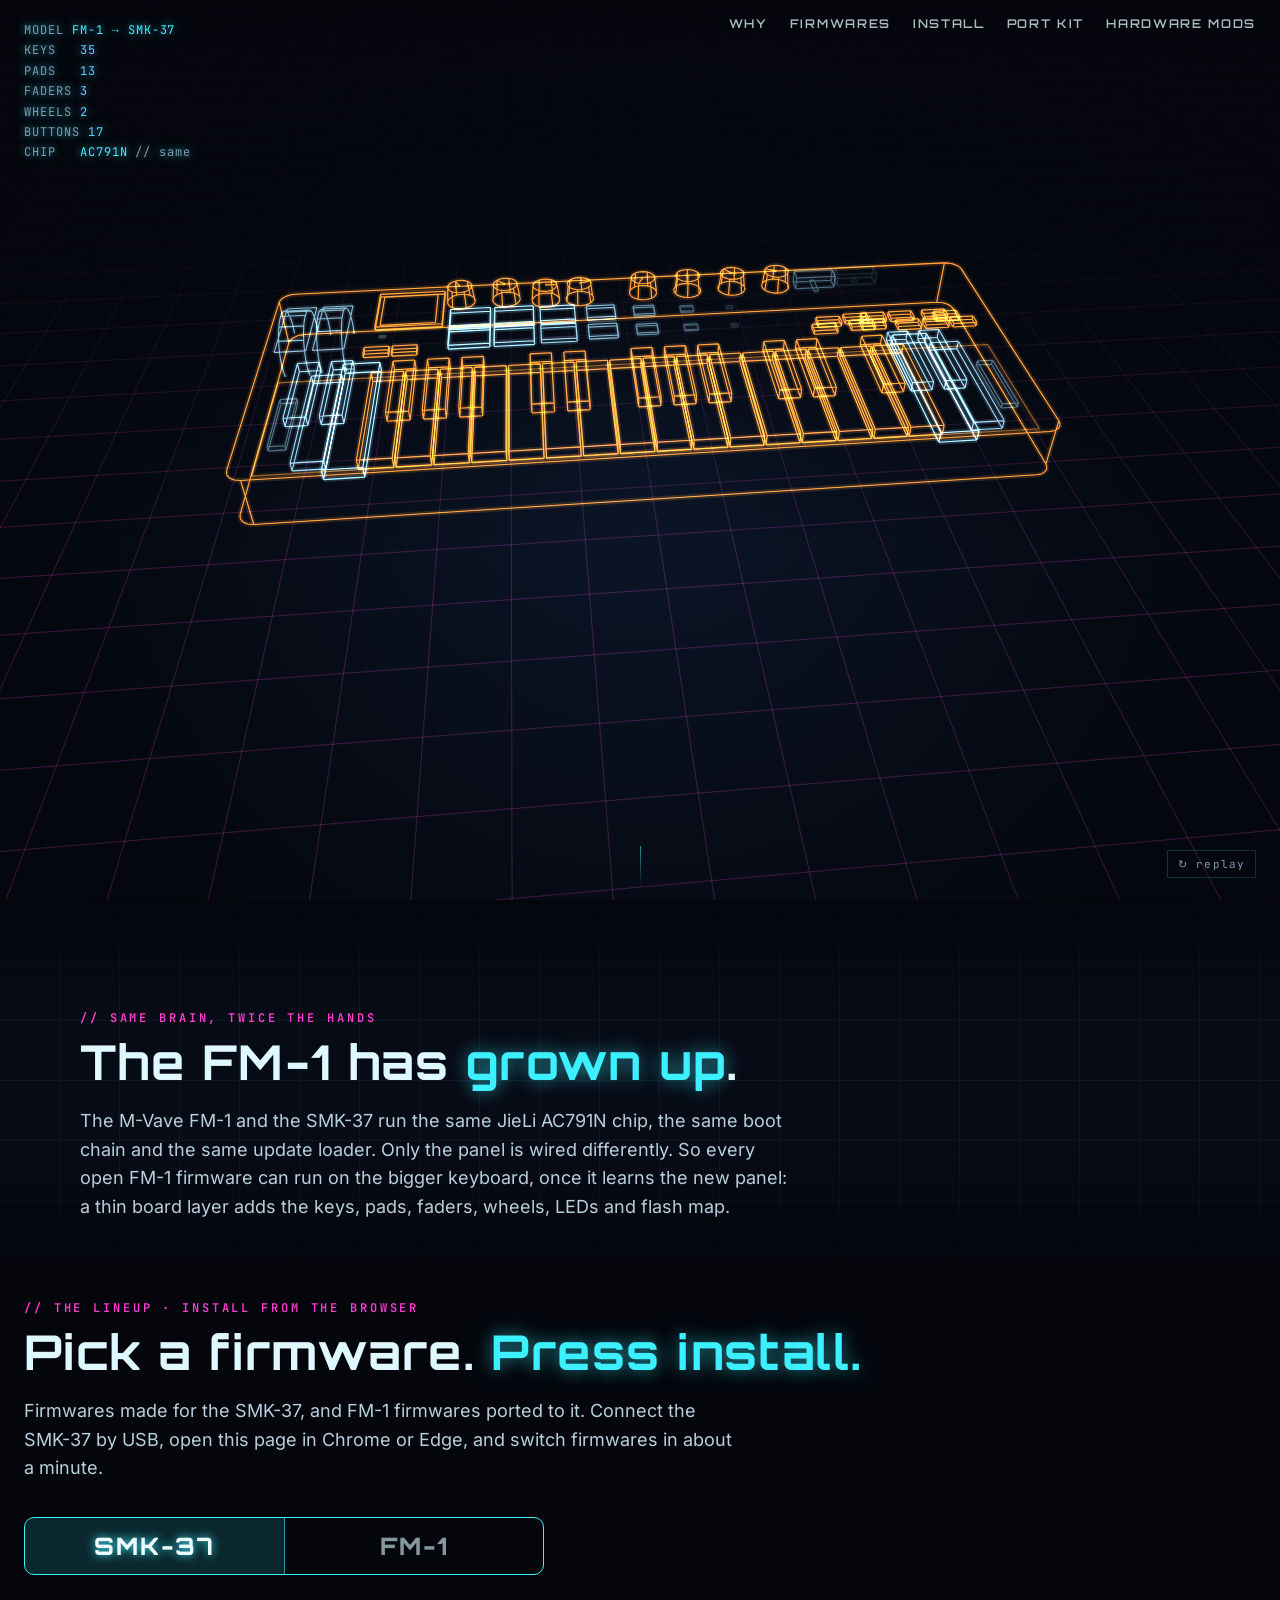
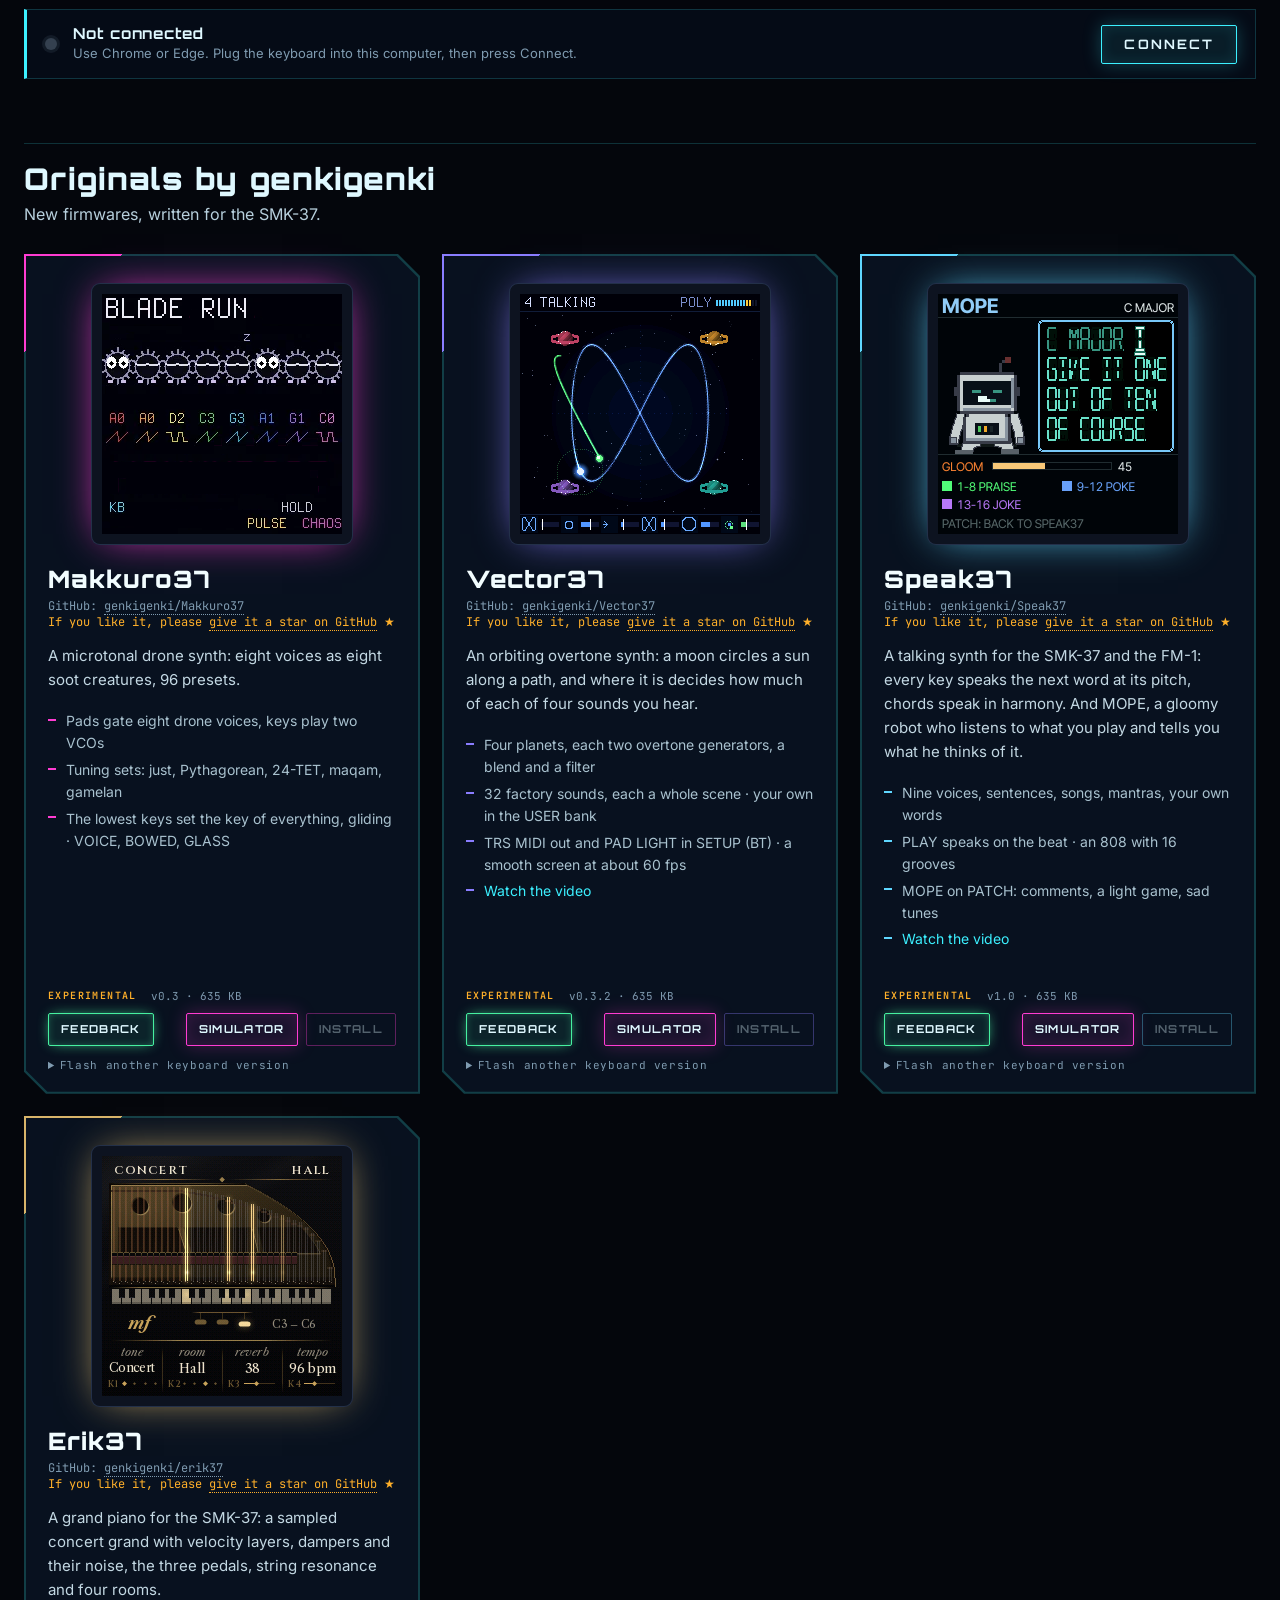
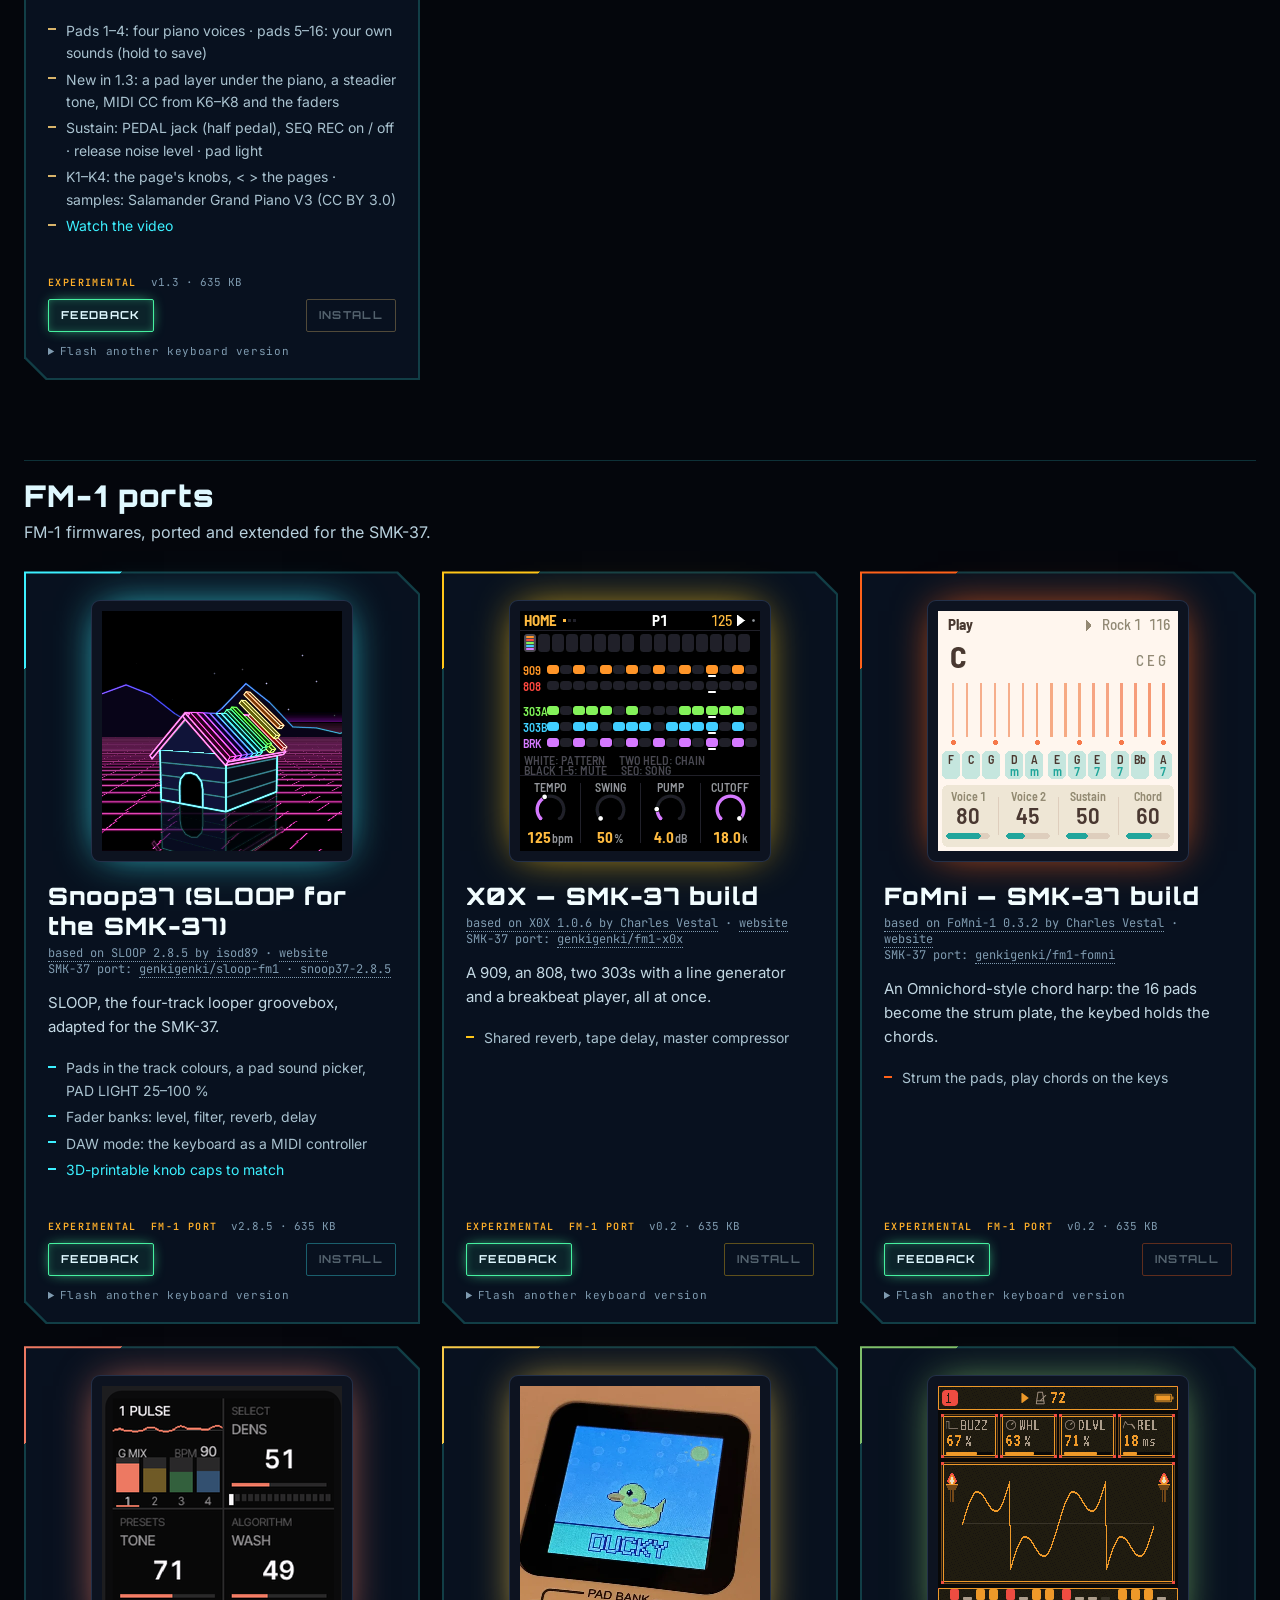
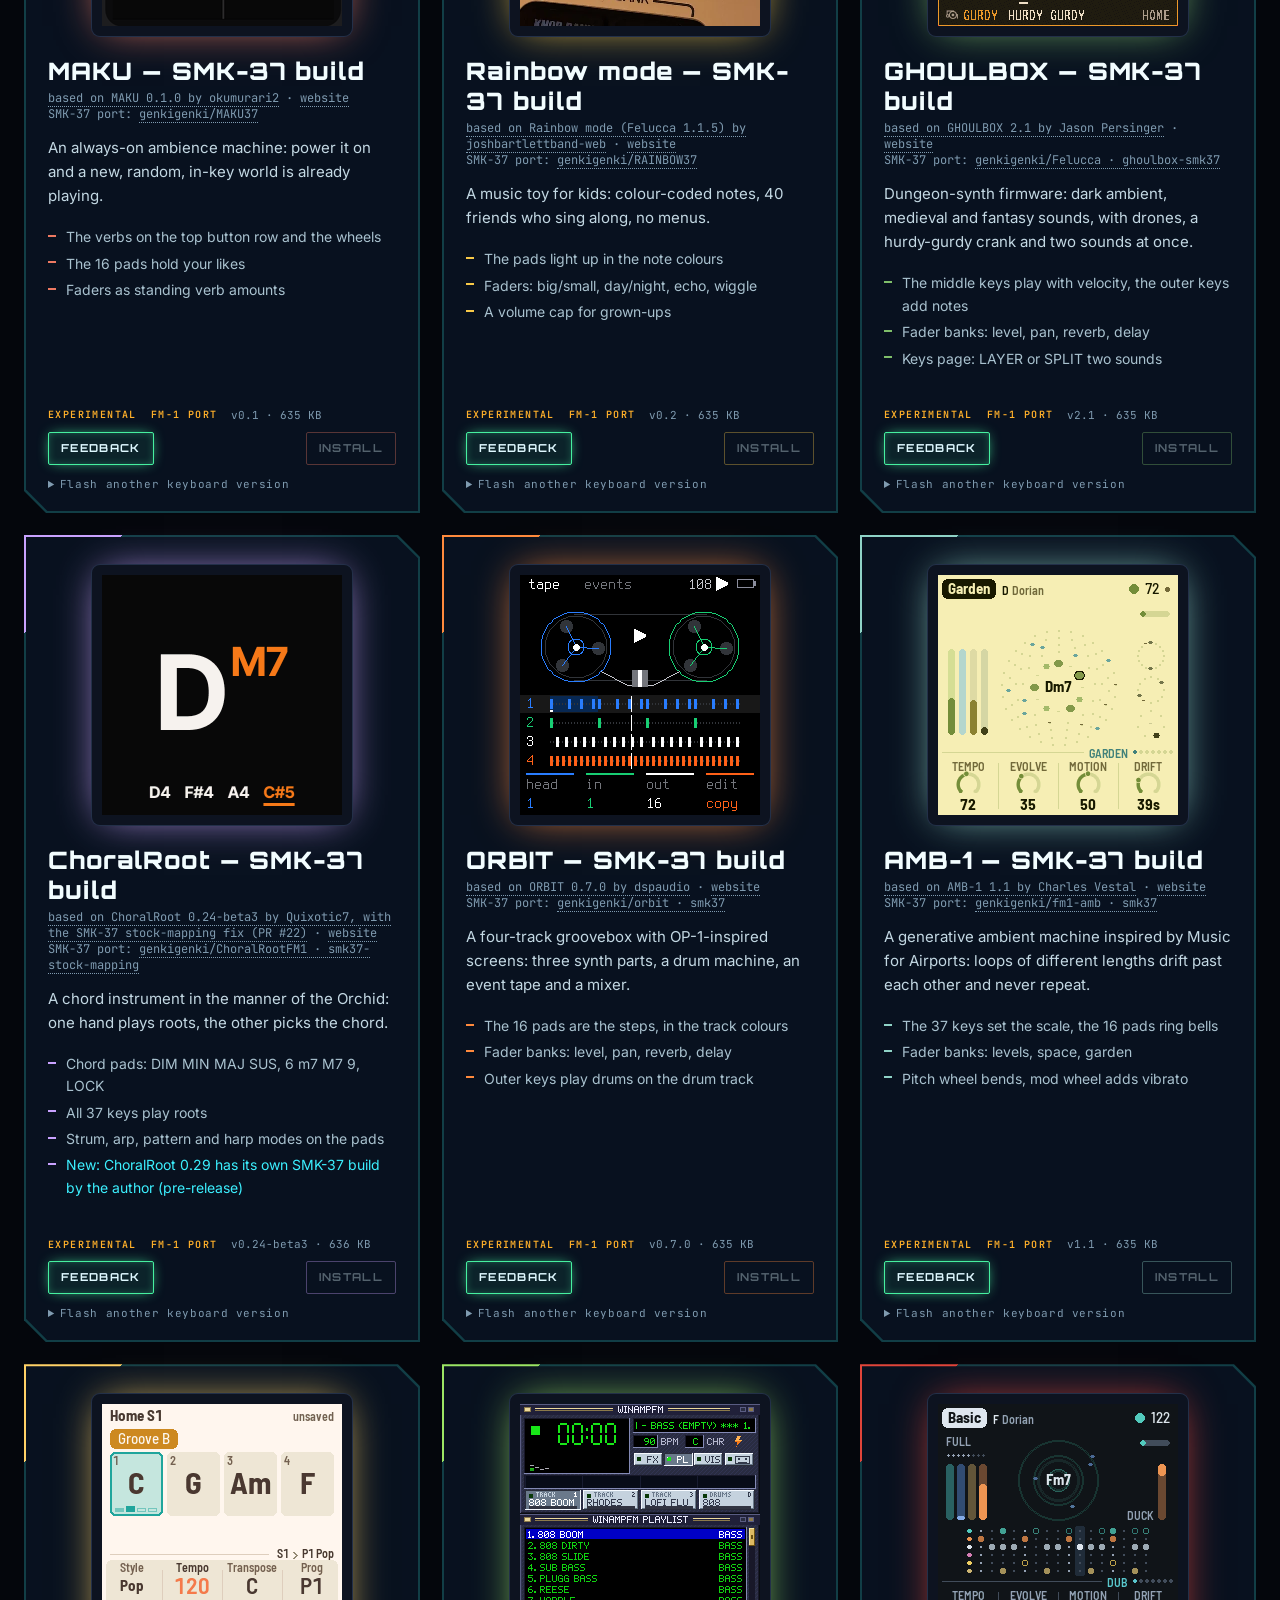
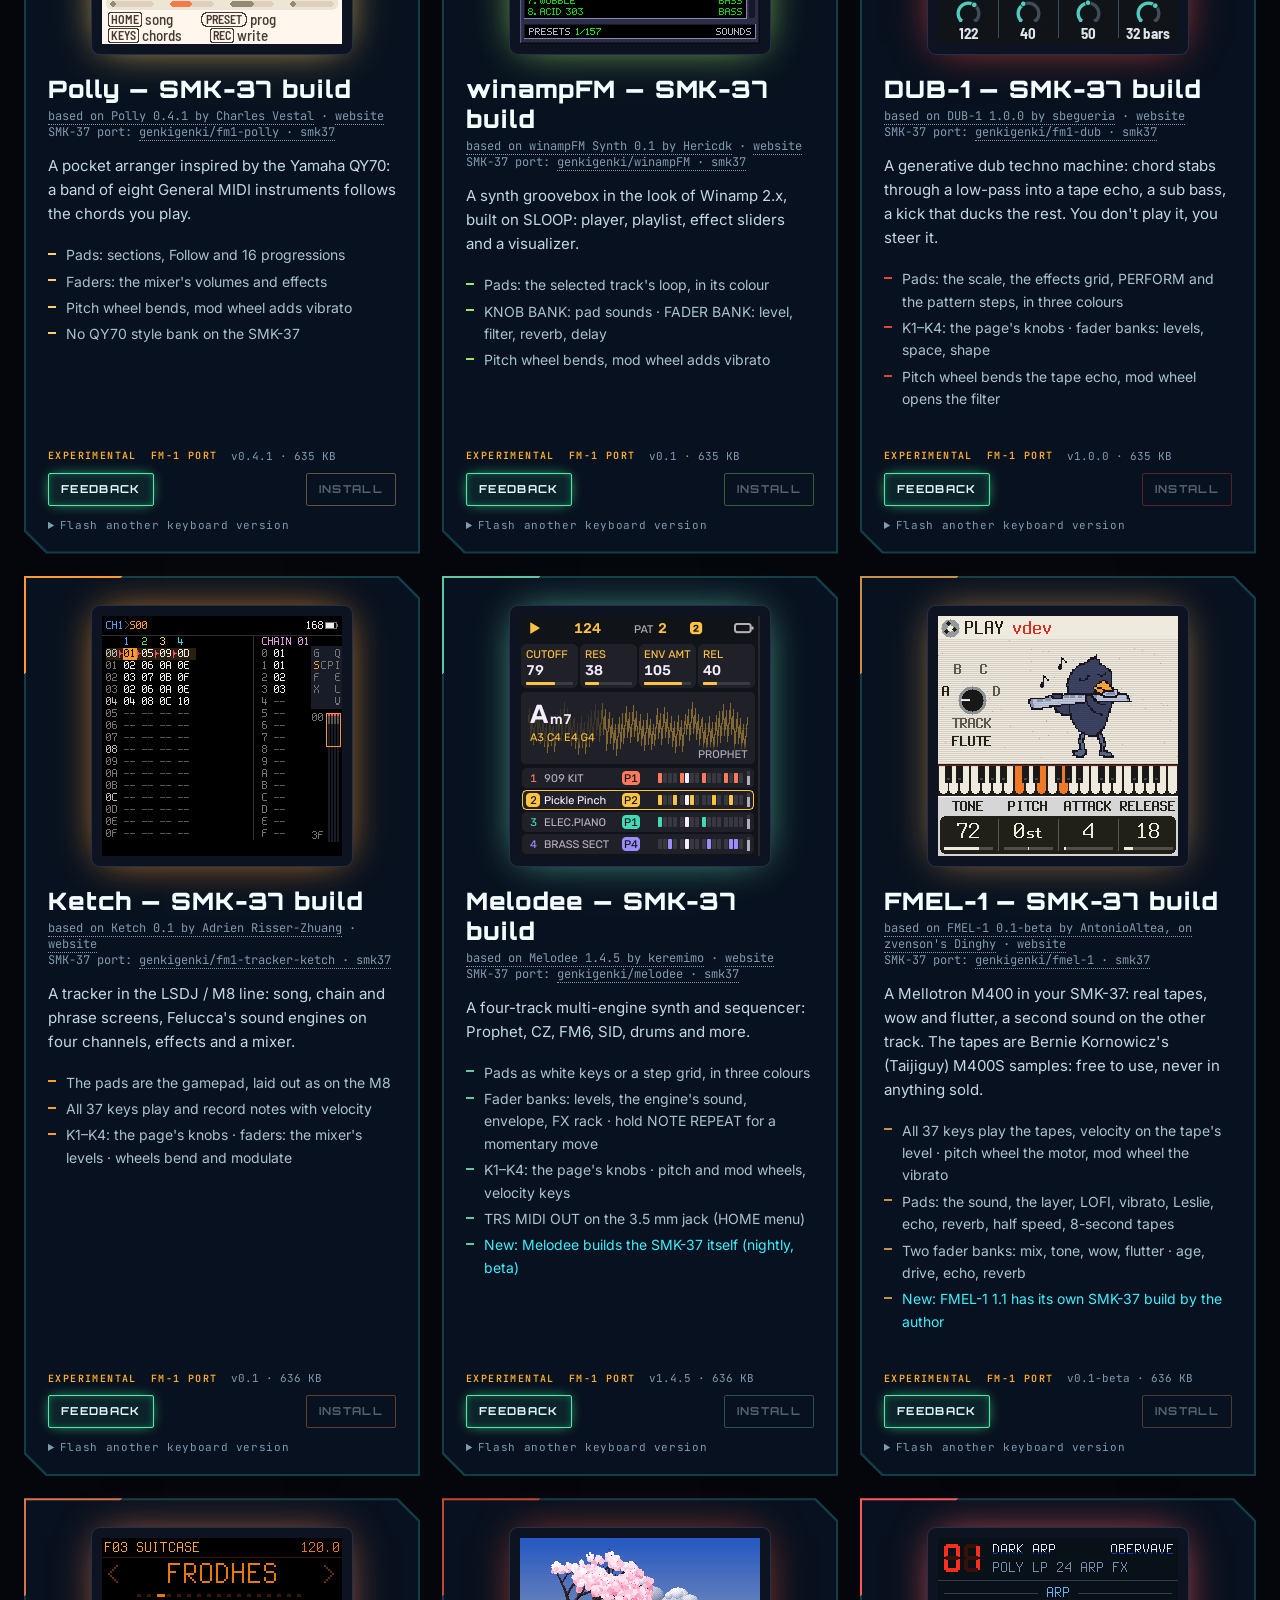
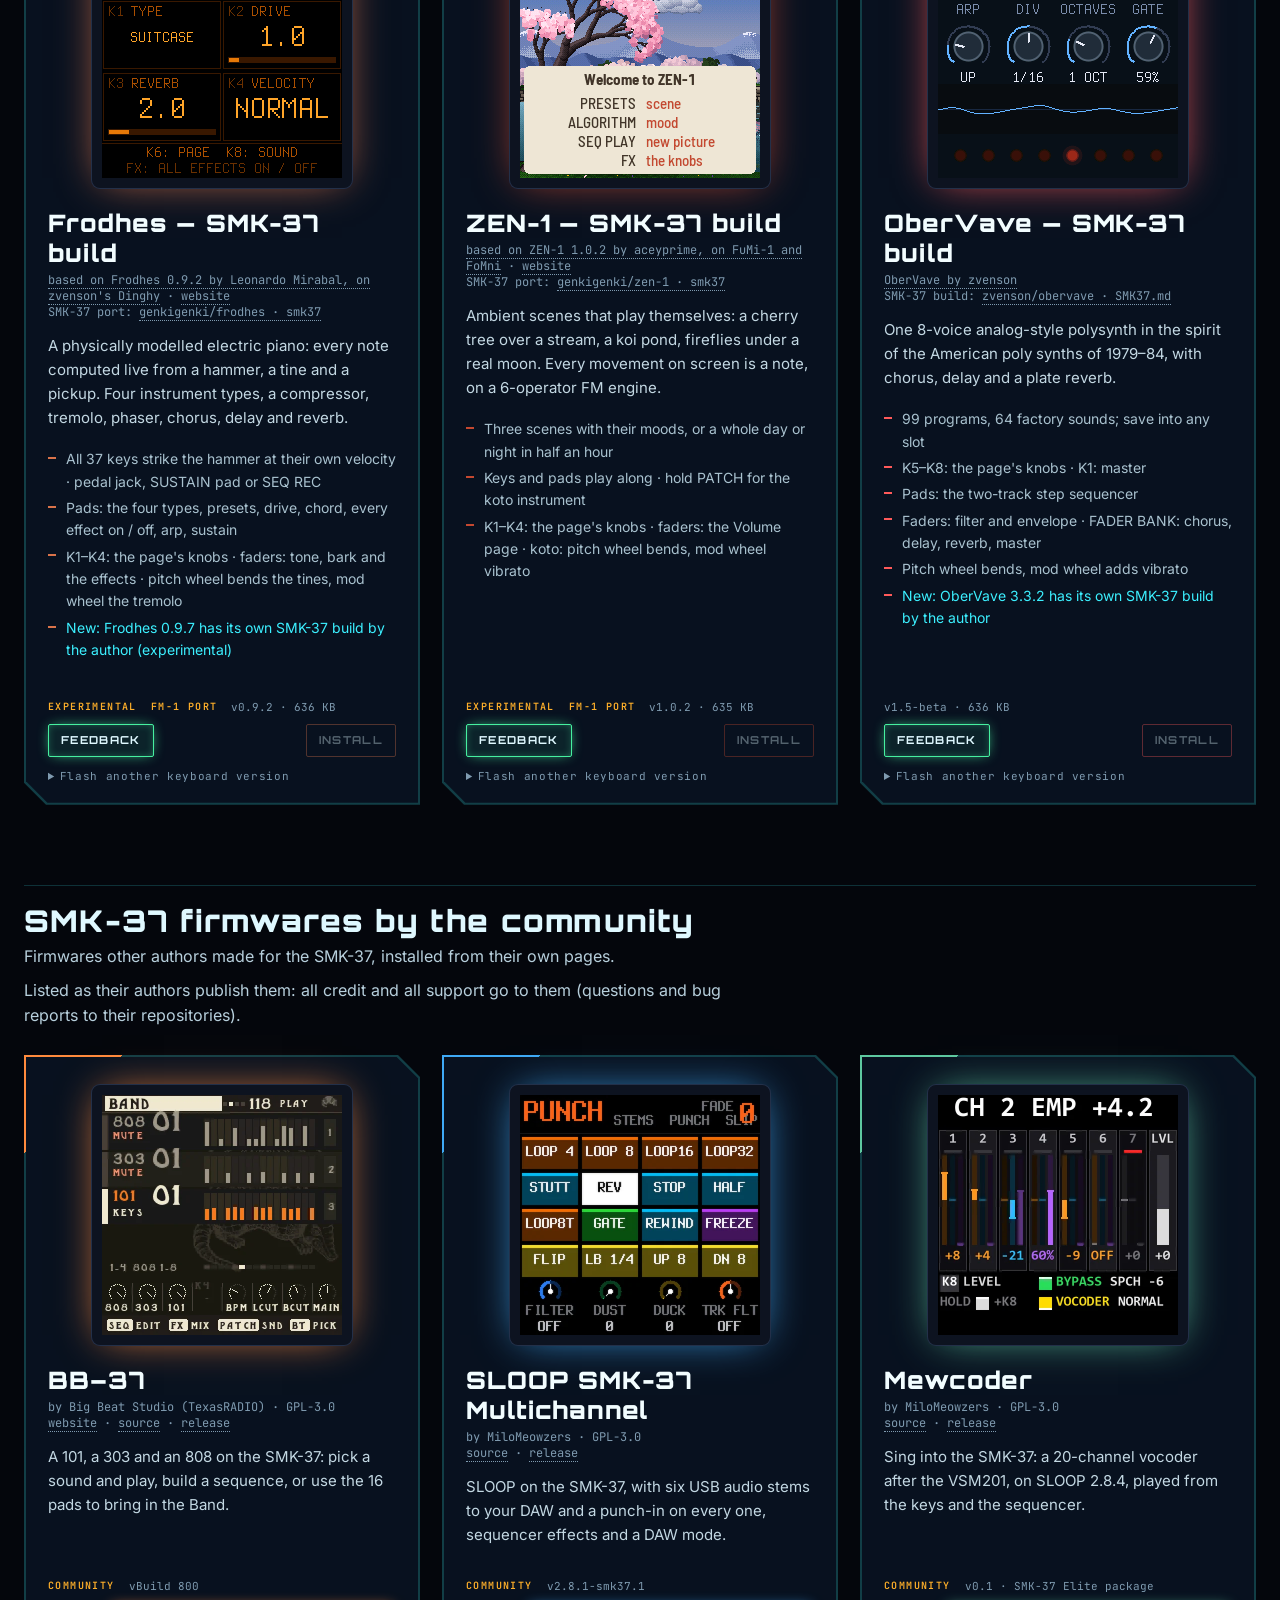
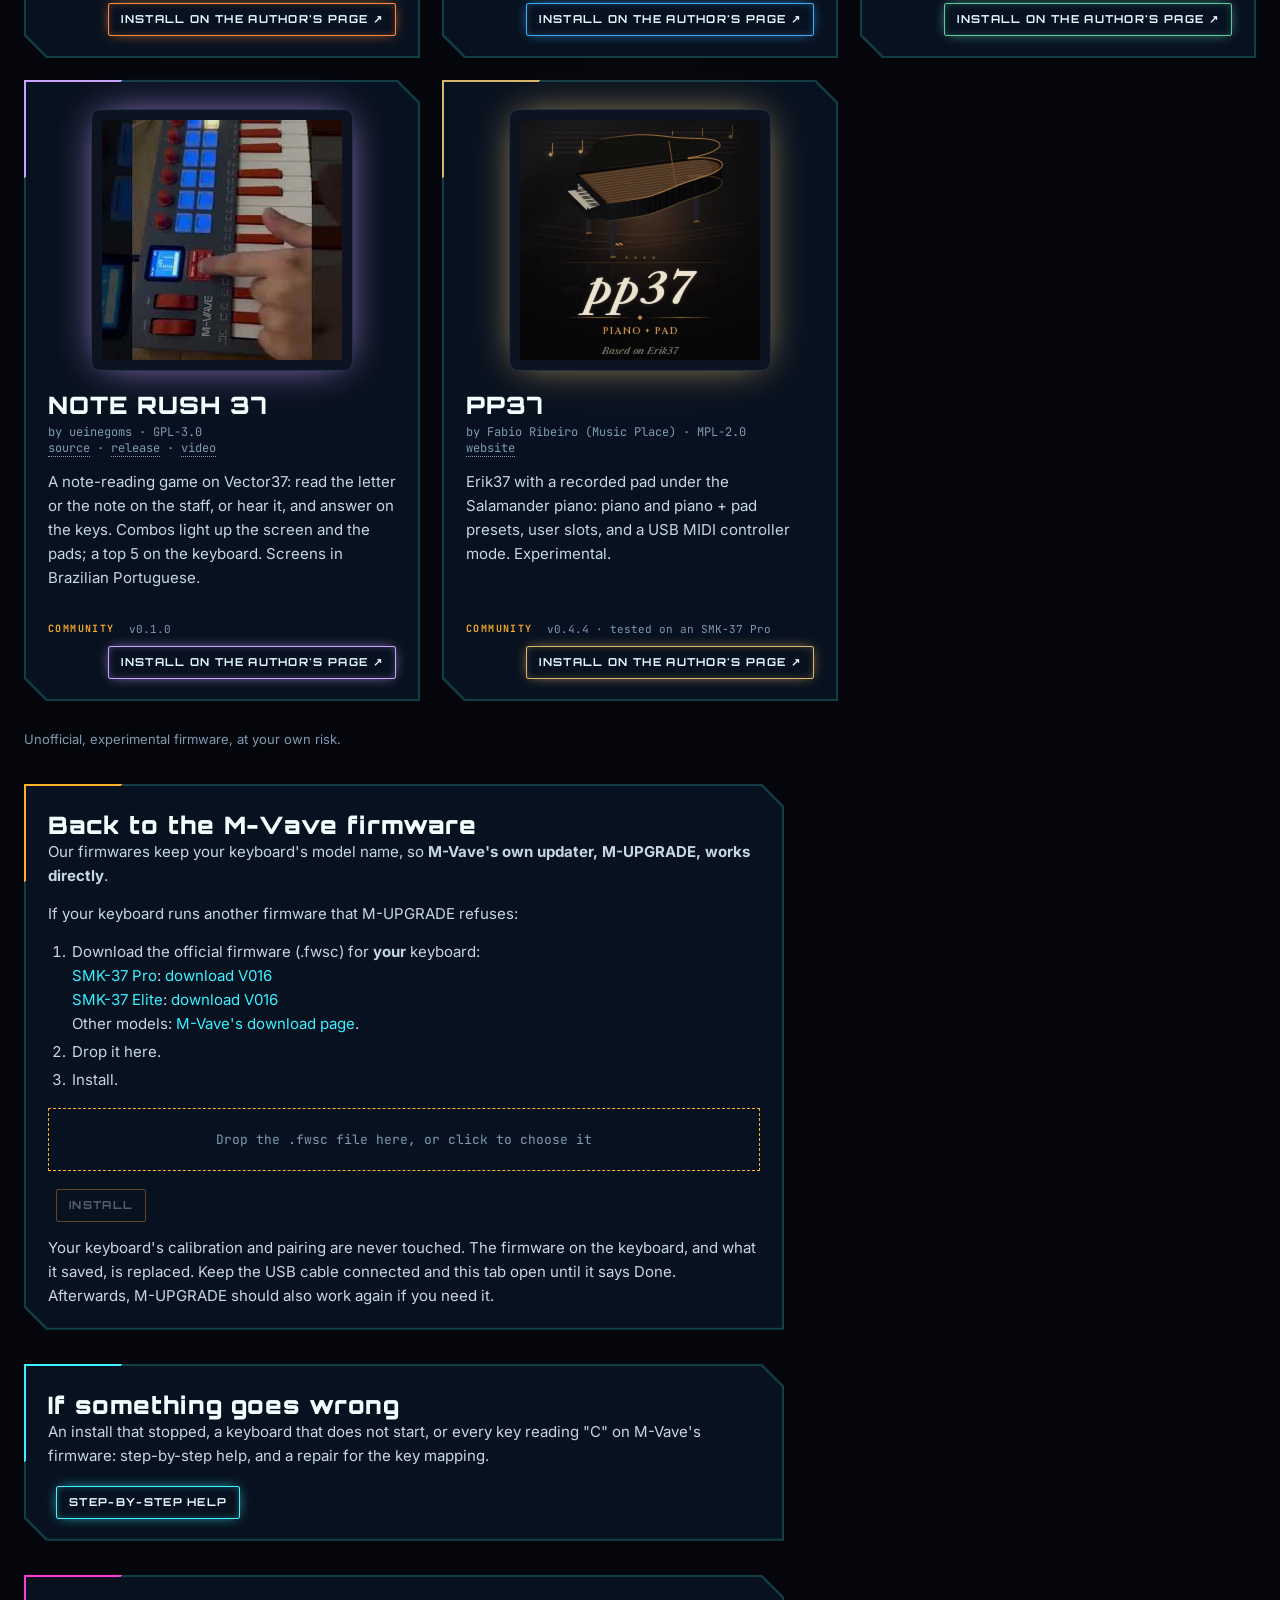
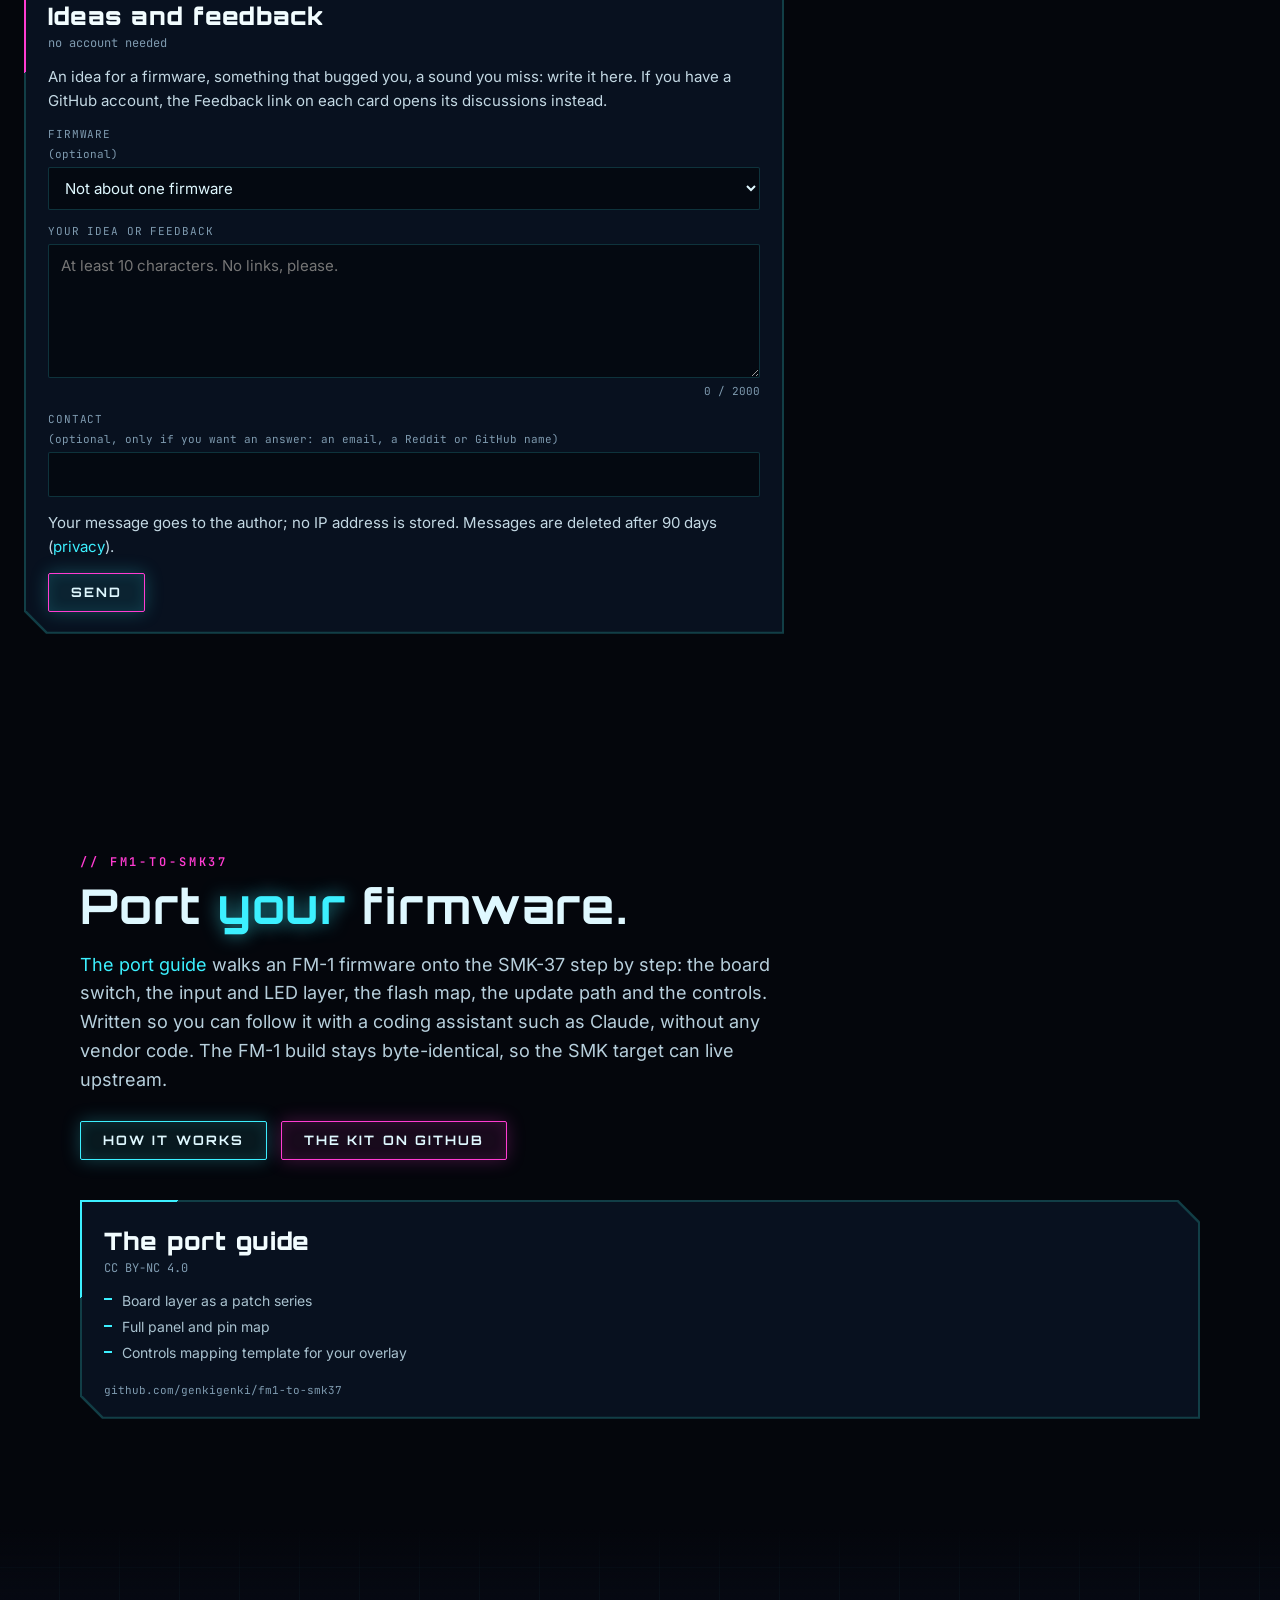
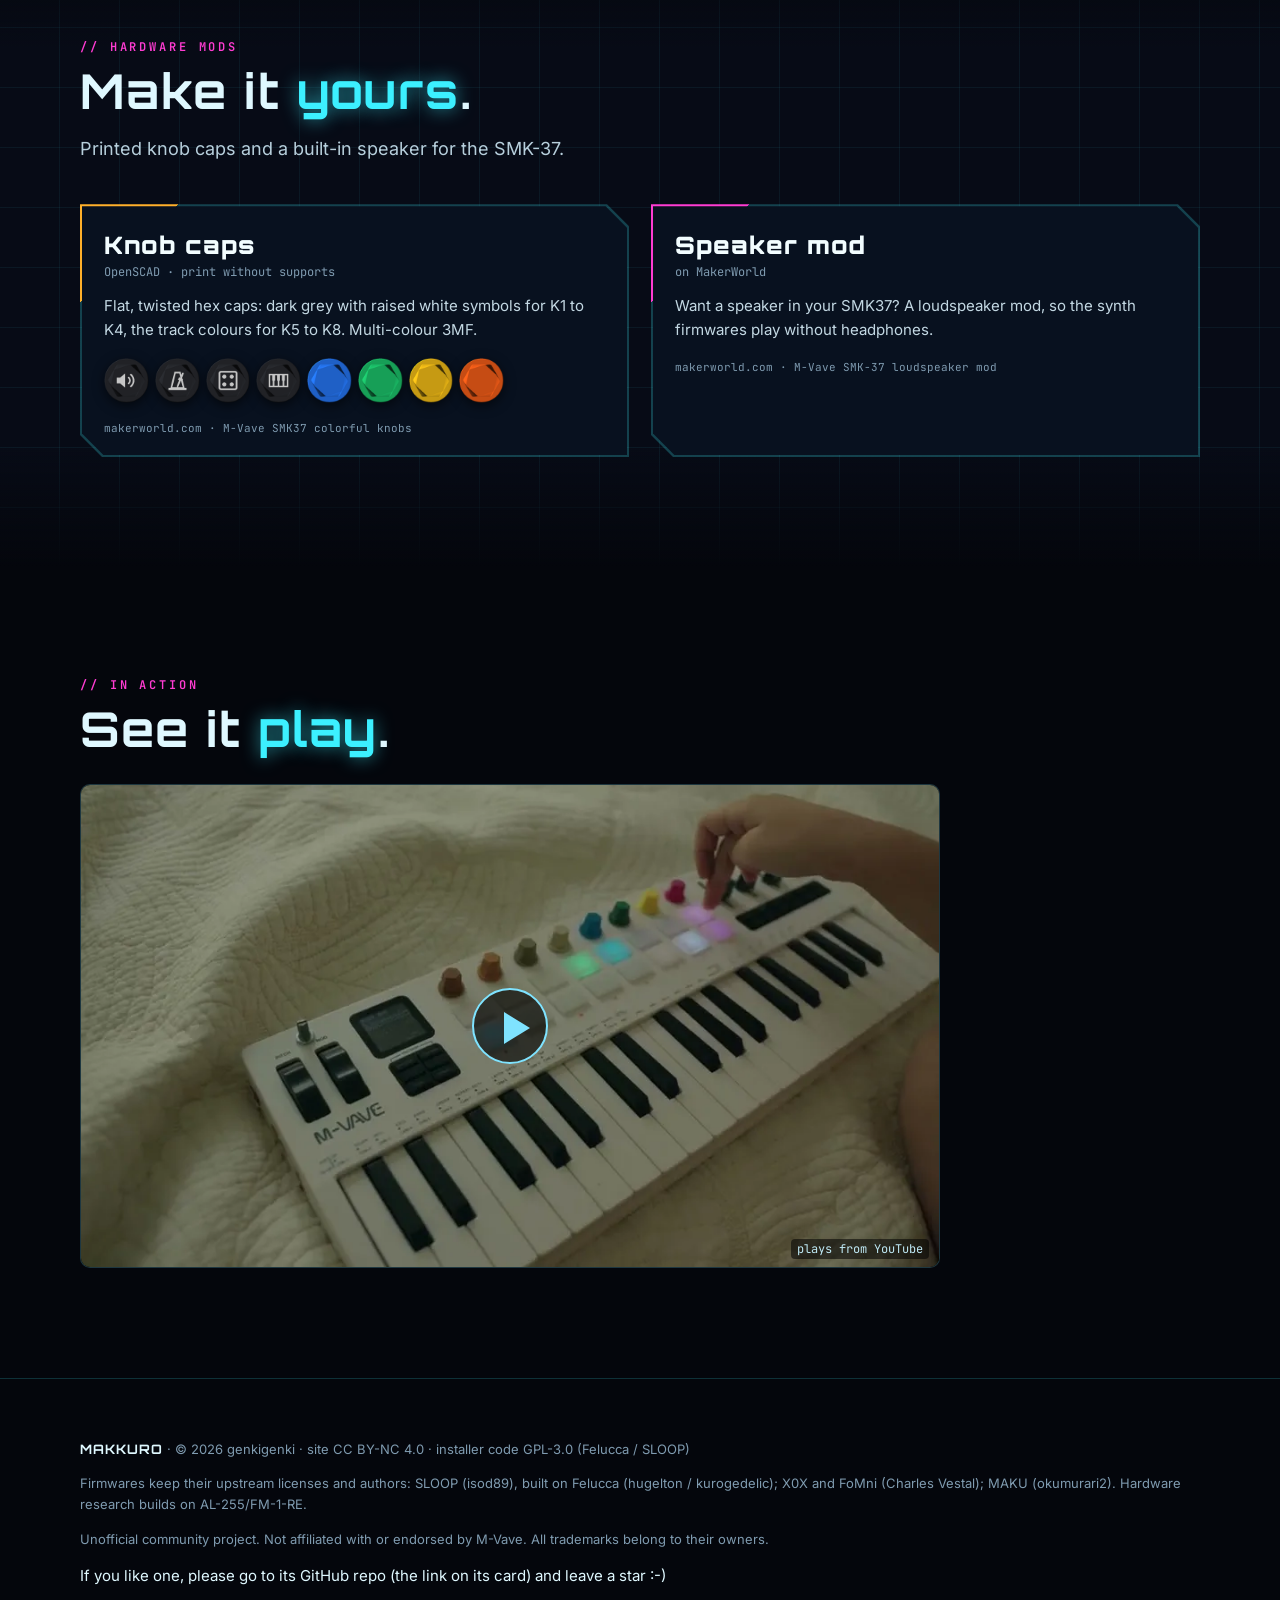
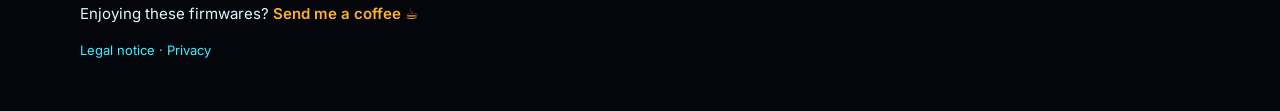
<file: index.html>
<!doctype html>
<html lang="en">
<head>
<meta charset="utf-8">
<meta name="viewport" content="width=device-width, initial-scale=1">
<title>SMK37 — FM-1 firmwares, unleashed</title>
<meta name="description" content="Open FM-1 firmwares, ported to the M-Vave SMK-37: 37 velocity keys, 16 RGB pads, 4 faders, pitch and mod wheels.">
<meta name="theme-color" content="#04060c">
<link rel="stylesheet" href="fonts/fonts.css">
<style>
:root {
  --bg: #04060c;
  --bg2: #070b16;
  --ink: #dff8ff;
  --dim: #7f9bb0;
  --cyan: #3cf0ff;
  --mag: #ff3cd2;
  --amber: #ffb02a;
  --line: rgba(60, 240, 255, .18);
  --card: rgba(10, 20, 36, .72);
  --t1: #287cff; --t2: #1ecc70; --t3: #ffc618; --t4: #ff621a;
}
* { box-sizing: border-box; }
html { scroll-behavior: smooth; }
body {
  margin: 0; background: var(--bg); color: var(--ink);
  font: 16px/1.6 Inter, system-ui, sans-serif; overflow-x: hidden;
}
a { color: var(--cyan); text-decoration: none; }
a:hover { text-shadow: 0 0 12px var(--cyan); }
.mono { font-family: "JetBrains Mono", ui-monospace, monospace; }

/* ---------- hero ---------- */
.hero { position: relative; height: 100vh; min-height: 560px; overflow: hidden; }
#stage { position: absolute; inset: 0; width: 100%; height: 100%; display: block; }
.hud {
  position: absolute; left: 24px; top: 20px; z-index: 2;
  font: 12px/1.7 "JetBrains Mono", monospace; color: var(--cyan); letter-spacing: .08em;
  text-shadow: 0 0 8px rgba(60, 240, 255, .7); pointer-events: none;
}
.hud .k { color: var(--dim); }
.hud .new { color: #5ad2ff; text-shadow: 0 0 8px rgba(90, 210, 255, .8); }
.nav {
  position: absolute; right: 24px; top: 18px; z-index: 3; display: flex; gap: 22px;
  font: 600 12px/1 Orbitron, sans-serif; letter-spacing: .14em; text-transform: uppercase;
}
.nav a { color: var(--ink); opacity: .75; }
.nav a:hover { opacity: 1; color: var(--cyan); }
.title {
  position: absolute; left: 0; right: 0; bottom: 9vh; z-index: 2; text-align: center;
  opacity: 0; transform: translateY(18px); transition: opacity 1.2s ease, transform 1.2s ease;
  pointer-events: none; padding: 0 16px;
}
.title.on { opacity: 1; transform: none; pointer-events: auto; }
.title h1 {
  margin: 0; font: 900 clamp(48px, 11vw, 132px)/1 Orbitron, sans-serif; letter-spacing: .06em;
  color: #effcff;
  text-shadow: 0 0 6px var(--cyan), 0 0 22px rgba(60, 240, 255, .8), 0 0 60px rgba(60, 240, 255, .45);
}
.title h1 span { color: #ffe9fb; text-shadow: 0 0 6px var(--mag), 0 0 24px rgba(255, 60, 210, .85), 0 0 60px rgba(255, 60, 210, .5); }
.title p { margin: 10px auto 22px; max-width: 640px; font-size: clamp(15px, 2.2vw, 19px); color: #bfe9f5; }
.btns { display: flex; gap: 14px; justify-content: center; flex-wrap: wrap; }
.btns.left { justify-content: flex-start; margin-top: 26px; }
.btn {
  display: inline-block; padding: 12px 22px; border: 1px solid var(--cyan); border-radius: 2px;
  font: 700 13px/1 Orbitron, sans-serif; letter-spacing: .16em; text-transform: uppercase; color: var(--ink);
  background: rgba(60, 240, 255, .08); box-shadow: 0 0 18px rgba(60, 240, 255, .25), inset 0 0 14px rgba(60, 240, 255, .12);
}
.btn.alt { border-color: var(--mag); background: rgba(255, 60, 210, .08); box-shadow: 0 0 18px rgba(255, 60, 210, .25), inset 0 0 14px rgba(255, 60, 210, .12); }
.btn:hover { color: #fff; text-shadow: 0 0 10px var(--cyan); }
.replay {
  position: absolute; right: 24px; bottom: 22px; z-index: 3; background: none; border: 1px solid var(--line);
  color: var(--dim); font: 11px "JetBrains Mono", monospace; letter-spacing: .1em; padding: 6px 10px; cursor: pointer;
}
.replay:hover { color: var(--cyan); border-color: var(--cyan); }
.scrollcue { position: absolute; left: 50%; bottom: 14px; z-index: 2; width: 1px; height: 40px; background: linear-gradient(var(--cyan), transparent); opacity: .6; }

/* ---------- sections ---------- */
section { position: relative; padding: 110px 24px; }
#why { padding-bottom: 20px; }
#firmwares { padding-top: 40px; }
.wrap { max-width: 1120px; margin: 0 auto; }
.eyebrow { font: 600 12px "JetBrains Mono", monospace; letter-spacing: .24em; color: var(--mag); text-transform: uppercase; }
h2 { margin: 10px 0 18px; font: 700 clamp(28px, 4.6vw, 48px)/1.1 Orbitron, sans-serif; letter-spacing: .03em; }
h2 em { font-style: normal; color: var(--cyan); text-shadow: 0 0 18px rgba(60, 240, 255, .6); }
.lead { max-width: 720px; color: #b7cfdc; font-size: 18px; }
.video { margin-top: 28px; max-width: 860px; aspect-ratio: 16 / 9; border: 1px solid rgba(120, 220, 255, .25); border-radius: 10px; overflow: hidden; background: #000; }
.video { display: block; position: relative; width: 100%; padding: 0; cursor: pointer; }
.video img, .video iframe { width: 100%; height: 100%; border: 0; display: block; object-fit: cover; }
.video .play { position: absolute; left: 50%; top: 50%; width: 76px; height: 76px; margin: -38px 0 0 -38px; border-radius: 50%;
  background: rgba(0, 0, 0, .6); border: 2px solid #7fe3ff; }
.video .play::after { content: ""; position: absolute; left: 30px; top: 22px; border-style: solid; border-width: 16px 0 16px 26px;
  border-color: transparent transparent transparent #7fe3ff; }
.video:hover .play { background: rgba(0, 40, 60, .8); }
.video .vnote { position: absolute; right: 10px; bottom: 8px; font-size: 12px; color: #bfe9f5; background: rgba(0, 0, 0, .55); padding: 2px 6px; border-radius: 4px; }
.gridbg {
  background:
    linear-gradient(var(--bg) 0, transparent 120px, transparent calc(100% - 120px), var(--bg) 100%),
    repeating-linear-gradient(0deg, transparent 0 59px, rgba(60, 240, 255, .06) 59px 60px),
    repeating-linear-gradient(90deg, transparent 0 59px, rgba(60, 240, 255, .06) 59px 60px),
    var(--bg2);
}


/* firmware cards */
.cards { margin-top: 44px; display: grid; grid-template-columns: repeat(auto-fit, minmax(min(100%, 420px), 1fr)); gap: 22px; }
.card {
  /* chamfered corners: ::before is the outline (the full shape in the line colour), ::after the fill inset by the
     line width, so the line stays closed around the cut corners; the glow is a drop-shadow that follows the shape */
  --bw: 2px; --cut: 22px;
  --line-c: linear-gradient(135deg, var(--c, var(--cyan)) 0 70px, rgba(60, 240, 255, .24) 70px);
  position: relative; isolation: isolate; padding: 26px 24px 22px;
  transition: transform .25s, filter .25s;
}
a.card { display: block; color: inherit; text-decoration: none; }
a.card:hover { text-shadow: none; }
.card::before, .card::after { content: ""; position: absolute; pointer-events: none; }
.card::before { inset: 0; z-index: -2; background: var(--line-c);
  clip-path: polygon(0 0, calc(100% - var(--cut)) 0, 100% var(--cut), 100% 100%, var(--cut) 100%, 0 calc(100% - var(--cut))); }
.card::after { inset: var(--bw); z-index: -1; background: #08111f;
  clip-path: polygon(0 0, calc(100% - var(--cut) + .6px) 0, 100% calc(var(--cut) - .6px), 100% 100%,
                     calc(var(--cut) - .6px) 100%, 0 calc(100% - var(--cut) + .6px)); }
.card:hover { --bw: 3px; --line-c: var(--c, var(--cyan)); transform: translateY(-3px);
  filter: drop-shadow(0 0 10px var(--c, var(--cyan))); }
.card h3 { margin: 0; font: 900 24px Orbitron, sans-serif; letter-spacing: .04em; color: #f2fdff; }
.card h3 small { font: 500 11px "JetBrains Mono", monospace; letter-spacing: .12em; color: var(--c, var(--cyan)); margin-left: 8px; vertical-align: middle; }
.card .from { margin: 4px 0 14px; font: 12px "JetBrains Mono", monospace; color: var(--dim); }
.card h3 a { color: inherit; }
.card .from a { color: inherit; border-bottom: 1px dotted currentColor; }
.card .from a:hover, .card h3 a:hover { color: var(--c, var(--cyan)); }
.card p { margin: 0 0 14px; color: #c3d8e3; font-size: 15px; }
.card ul { margin: 0 0 16px; padding: 0; list-style: none; font-size: 14px; color: #a9c2cf; }
.card li { padding-left: 18px; position: relative; margin: 4px 0; }
.card li::before { content: ""; position: absolute; left: 0; top: .62em; width: 8px; height: 2px; background: var(--c, var(--cyan)); }
.tag { display: inline-block; font: 600 10px "JetBrains Mono", monospace; letter-spacing: .14em; text-transform: uppercase; padding: 4px 8px; border: 1px solid currentColor; color: var(--amber); }
.tag.ok { color: #46f0a0; }
.card.flag { grid-column: 1 / -1; display: grid; grid-template-columns: 1.2fr 1fr; gap: 28px; align-items: center; }
.card.flag h3 { font-size: 34px; }
.padrow { display: grid; grid-template-columns: repeat(8, 1fr); gap: 7px; }
.padrow i { aspect-ratio: 1; border-radius: 3px; background: #0d1526; border: 1px solid #1b2a44; transition: background .12s, box-shadow .12s; }

/* steps */
.steps { margin-top: 40px; display: grid; grid-template-columns: repeat(auto-fit, minmax(230px, 1fr)); gap: 26px; counter-reset: s; }
.step { border-top: 1px solid var(--line); padding-top: 18px; }
.step::before { counter-increment: s; content: "0" counter(s); font: 900 34px Orbitron, sans-serif; color: transparent; -webkit-text-stroke: 1px var(--cyan); text-shadow: 0 0 18px rgba(60, 240, 255, .35); }
.step h4 { margin: 6px 0 6px; font: 700 16px Orbitron, sans-serif; letter-spacing: .04em; }
.step p { margin: 0; color: #a9c2cf; font-size: 15px; }
code { font: 13px "JetBrains Mono", monospace; color: var(--cyan); background: rgba(60, 240, 255, .07); padding: 1px 6px; }

/* extras */
.duo { margin-top: 40px; display: grid; grid-template-columns: repeat(auto-fit, minmax(300px, 1fr)); gap: 22px; }
.knobs { display: grid; grid-template-columns: repeat(8, 1fr); gap: 6px; margin-top: 16px; max-width: 400px; }
.knobs img { width: 100%; height: auto; aspect-ratio: 1; cursor: grab; touch-action: none; user-select: none;
  filter: drop-shadow(0 3px 6px rgba(0, 0, 0, .6)); transition: filter .2s; }
.knobs img:hover { filter: drop-shadow(0 0 8px rgba(60, 240, 255, .55)); }
.knobs img.drag { cursor: grabbing; }

footer { padding: 60px 24px 50px; border-top: 1px solid var(--line); color: var(--dim); font-size: 13px; }
footer .wrap { display: grid; gap: 14px; }
footer b { color: var(--ink); font-family: Orbitron, sans-serif; letter-spacing: .08em; }
footer .coffee { font-size: 15px; color: var(--ink); }
footer .coffee a { color: var(--amber); font-weight: 600; }

.reveal { opacity: 0; transform: translateY(26px); transition: opacity .9s ease, transform .9s ease; }
.reveal.in { opacity: 1; transform: none; }

/* installer */
.connect {
  position: sticky; top: 0; z-index: 20; margin: 34px 0 0; display: flex; align-items: center; gap: 16px;
  padding: 14px 18px; background: rgba(6, 12, 24, .92); backdrop-filter: blur(8px);
  border: 1px solid var(--line); border-left: 3px solid var(--cyan);
}
.led { flex: none; width: 12px; height: 12px; border-radius: 50%; background: #34404f; box-shadow: 0 0 0 3px rgba(52, 64, 79, .3); }
.led.on { background: #46f0a0; box-shadow: 0 0 12px #46f0a0, 0 0 0 3px rgba(70, 240, 160, .2); }
.led.busy { background: var(--amber); box-shadow: 0 0 12px var(--amber); animation: blink .8s infinite; }
.led.err { background: #ff3c5a; box-shadow: 0 0 12px #ff3c5a; }
@keyframes blink { 50% { opacity: .35; } }
.ctext { flex: 1; min-width: 0; display: grid; }
.ctext b { font: 700 15px Orbitron, sans-serif; letter-spacing: .05em; }
.ctext span { color: var(--dim); font-size: 13px; overflow-wrap: anywhere; }
.card .foot { margin-top: 18px; display: flex; flex-wrap: wrap; align-items: center; gap: 10px 8px; }
.card .meta { font: 11px "JetBrains Mono", monospace; color: var(--dim); }
.card .cnt { display: inline-flex; align-items: center; gap: 4px; font: 11px "JetBrains Mono", monospace; color: var(--dim); white-space: nowrap; }
.card .cnt[hidden] { display: none; }
.card .cnt b { font-weight: 500; color: #c3d8e3; }
.card .cnt i { font-style: normal; }
.card .cnt .cf { margin-left: 8px; }
body[data-dev="smk"] .card .cnt .cf, body[data-dev="fm1"] .card .cnt .ck { display: none; }   /* (each tab: its device's installs) */
body[data-dev="fm1"] .card .cnt .cf { margin-left: 0; }
.card .likebox { position: absolute; top: 12px; right: 30px; z-index: 2; display: flex; flex-direction: column; align-items: center; gap: 2px; }
.card .likebox[hidden] { display: none; }
.card .likebox b { font: 500 12px "JetBrains Mono", monospace; color: #c3d8e3; }
.card .heart { padding: 2px 6px; border: 0; background: none; color: #8fa6b4; font: 32px/1 "JetBrains Mono", system-ui, sans-serif; cursor: pointer; }
.card .heart[aria-pressed="true"] { color: var(--c, var(--mag)); text-shadow: 0 0 8px var(--c, var(--mag)); }
.card .heart:hover { color: var(--c, var(--mag)); }
.card .heart:focus-visible { outline: 1px solid var(--c, var(--cyan)); outline-offset: 2px; }
.card .heart:disabled { cursor: default; }
/* the community cards: "Request SMK-37 port" and its count (the counter), or a quiet link to the SMK-37 port */
.card .reqbox { display: inline-flex; align-items: center; gap: 6px; font: 11px "JetBrains Mono", monospace; color: var(--dim); }
.card .reqbox[hidden] { display: none; }
.card .reqbox b { font-weight: 500; color: #c3d8e3; }
.card .req { padding: 3px 7px; border: 1px solid rgba(143, 166, 180, .45); border-radius: 4px; background: none; color: #8fa6b4;
  font: 10px "JetBrains Mono", monospace; letter-spacing: .04em; cursor: pointer; }
.card .req:hover { color: var(--c, var(--cyan)); border-color: var(--c, var(--cyan)); }
.card .req[aria-pressed="true"] { color: var(--c, var(--cyan)); border-color: var(--c, var(--cyan)); }
.card .req:disabled { cursor: default; }
.card .onsmk { font: 11px "JetBrains Mono", monospace; color: var(--dim); text-decoration: none; }
.card .onsmk:hover { color: var(--c, var(--cyan)); text-decoration: underline; }
.card.fw[data-community] .screen img { image-rendering: auto; }
.sr { position: absolute; width: 1px; height: 1px; overflow: hidden; clip-path: inset(50%); white-space: nowrap; }
.card .inst { border-color: var(--c); background: transparent; cursor: pointer;
  box-shadow: 0 0 14px -4px var(--c), inset 0 0 12px -6px var(--c); }
.connect .btn:disabled { opacity: .45; cursor: default; border-color: #46f0a0; color: #46f0a0; box-shadow: none; background: transparent; }
.card .inst:disabled { opacity: .35; cursor: default; box-shadow: none; }
.card details.model { margin-top: 12px; color: var(--dim); }
.card details.model summary { width: max-content; cursor: pointer; font: 11px "JetBrains Mono", monospace; letter-spacing: .06em; }
.card details.model summary:hover { color: var(--c, var(--cyan)); }
.card .models { display: flex; flex-wrap: wrap; gap: 6px 20px; margin: 10px 0 6px; font-size: 14px; color: var(--ink); }
.card .models label { cursor: pointer; }
.card .models input { accent-color: var(--c, var(--cyan)); margin: 0 6px 0 0; vertical-align: -2px; }
.card details.model p { margin: 0; font-size: 12px; color: var(--dim); }
.ports { margin: 10px 0 0; padding: 12px 18px; border: 1px dashed var(--line); display: flex; flex-wrap: wrap; align-items: center;
  gap: 10px 16px; font-size: 13px; color: var(--dim); }
.ports[hidden] { display: none; }
.ports span { flex: 1; min-width: 220px; overflow-wrap: anywhere; }
.ports .btn { padding: 9px 14px; font-size: 11px; cursor: pointer; }
.card.running { --line-c: #46f0a0; }
.stock { margin-top: 34px; max-width: 760px; }
.stock ol { margin: 6px 0 16px; padding-left: 22px; color: #c3d8e3; font-size: 15px; }
.stock ol li { padding-left: 2px; margin: 4px 0; }
.stock ol li::before { display: none; }
.drop { display: block; padding: 22px 16px; border: 1px dashed var(--c); text-align: center; cursor: pointer; color: var(--dim);
  font: 13px "JetBrains Mono", monospace; overflow-wrap: anywhere; }
.drop:hover, .drop.over { color: var(--ink); background: rgba(255, 176, 42, .06); }
.drop input { position: absolute; width: 1px; height: 1px; opacity: 0; }
.stock ul.help { margin: 8px 0 0; padding-left: 20px; color: #c3d8e3; font-size: 15px; } .stock ul.help li { margin: 6px 0; }
.stock .sinfo { margin: 12px 0 0; font-size: 14px; }
.sinfo b { color: var(--ink); }
.sinfo.warn { color: var(--amber); }
.sinfo.err { color: #ff3c5a; }
.sinfo[hidden], .sconfirm[hidden] { display: none; }
.sconfirm { display: block; margin: 10px 0 0; font-size: 14px; cursor: pointer; }
.sconfirm input { accent-color: var(--amber); margin: 0 8px 0 0; vertical-align: -2px; }
.stock .note { margin: 14px 0 0; }
.idea form { display: grid; gap: 14px; margin-top: 6px; }
.idea label { display: grid; gap: 6px; font: 11px "JetBrains Mono", monospace; letter-spacing: .08em; text-transform: uppercase; color: var(--dim); }
.idea label .opt { text-transform: none; letter-spacing: 0; }
.idea select, .idea textarea, .idea input { width: 100%; padding: 10px 12px; border: 1px solid var(--line); border-radius: 2px;
  background: rgba(4, 6, 12, .7); color: var(--ink); font: 15px/1.5 Inter, system-ui, sans-serif; text-transform: none; letter-spacing: 0; }
.idea textarea { min-height: 120px; resize: vertical; }
.idea select:focus, .idea textarea:focus, .idea input:focus { outline: none; border-color: var(--c); box-shadow: 0 0 10px -3px var(--c); }
.idea option { background: #08111f; color: var(--ink); }
.idea .len { justify-self: end; margin-top: -8px; font: 11px "JetBrains Mono", monospace; color: var(--dim); }
.idea .hp { position: absolute; left: -9999px; width: 1px; height: 1px; overflow: hidden; }
.idea .send { display: flex; flex-wrap: wrap; align-items: center; gap: 10px 16px; }
.idea .send .btn { cursor: pointer; border-color: var(--c); }
.idea .send .btn:disabled { opacity: .45; cursor: default; }
.idea .imsg { font-size: 14px; color: var(--dim); }
.idea .imsg.okay { color: #46f0a0; }
.idea .imsg.err { color: #ff3c5a; }
.idea p.small { margin: 0; }
.card.running .meta::after { content: " · running now"; color: #46f0a0; }
.tag.soon { color: var(--mag); }
.card.fw .screen { margin: 4px auto 20px; }
.screenbox { display: grid; gap: 7px; }
.screen { width: 260px; height: 260px; justify-self: center; background: #000; overflow: hidden;
  border: 10px solid #0d1320; border-radius: 8px; box-shadow: 0 0 0 1px #233049, 0 0 40px -10px var(--c, var(--mag)); }
.screen img { display: block; width: 240px; height: 240px; image-rendering: pixelated; }
.small { color: var(--dim); font-size: 13px; }
.note { margin-top: 28px; max-width: 760px; }
label.file { display: inline-block; padding: 9px 14px; border: 1px dashed var(--line); cursor: pointer; font-size: 14px; }
label.file input { display: none; }
.ovl { position: fixed; inset: 0; z-index: 50; display: grid; place-items: center; padding: 16px;
  background: rgba(2, 4, 9, .86); backdrop-filter: blur(6px); }
.ovl[hidden] { display: none; }
.ovbox { width: min(560px, 100%); padding: 30px 28px 26px; background: #070d1a; border: 1px solid var(--cyan);
  box-shadow: 0 0 60px -14px var(--cyan), inset 0 0 40px -24px var(--cyan); }
.ovbox h3 { margin: 6px 0 18px; font: 900 28px Orbitron, sans-serif; letter-spacing: .04em; }
.ovsteps { list-style: none; margin: 0 0 18px; padding: 0; display: grid; grid-template-columns: repeat(6, 1fr); gap: 6px; }
.ovsteps li { font: 10px "JetBrains Mono", monospace; letter-spacing: .06em; text-transform: uppercase; color: var(--dim);
  border-top: 3px solid #1b2a44; padding-top: 6px; }
.ovsteps li.on { color: var(--cyan); border-color: var(--cyan); box-shadow: 0 -6px 12px -6px var(--cyan); }
.ovsteps li.ok { color: #46f0a0; border-color: #46f0a0; }
#ovsteps li { position: relative; }
#ovsteps li.on { border-top-color: #1b2a44; }
#ovsteps li::before { content: ""; position: absolute; left: 0; top: -3px; height: 3px; width: var(--p, 0%);
  background: var(--cyan); box-shadow: 0 0 8px var(--cyan); transition: width .25s linear; }
#ovsteps li.ok::before { width: 100%; background: #46f0a0; box-shadow: none; }
#ovl .bar { display: none; }
.bar { height: 8px; background: #0d1526; border: 1px solid #1b2a44; overflow: hidden; }
.bar i { display: block; height: 100%; width: 0; transition: width .25s linear;
  background: linear-gradient(90deg, var(--cyan), var(--mag)); box-shadow: 0 0 14px var(--cyan); }
.ovstatus { min-height: 3.2em; margin: 14px 0 6px; color: #cfeefa; }
.ovbox details summary { cursor: pointer; color: var(--dim); font-size: 12px; }
.ovbox pre { max-height: 160px; overflow: auto; font: 11px "JetBrains Mono", monospace; color: var(--dim); white-space: pre-wrap; }
.ovbtns { display: flex; flex-wrap: wrap; gap: 10px; margin-top: 14px; }
.ovstatus.late { color: #ff5c7a; }
.ovhang { flex: 1 1 260px; align-self: center; font-size: 12px; color: var(--dim); }
.ovbtns .btn { cursor: pointer; }
.ovbtns #ovcopy { padding: 10px 14px; font-size: 11px; border-color: var(--dim); color: var(--dim); box-shadow: none; background: transparent; }
/* before you install, the firmware groups, the confirmation */
.warnbox { margin: 34px 0 0; max-width: 860px; padding: 18px 22px 16px; border: 1px solid rgba(255, 176, 42, .45);
  border-left: 3px solid var(--amber); background: rgba(255, 176, 42, .05); }
.warnbox h3 { margin: 0 0 8px; font: 700 16px Orbitron, sans-serif; letter-spacing: .06em; color: var(--amber); }
.warnbox ul { margin: 0; padding: 0; list-style: none; display: grid; gap: 6px; font-size: 14px; color: #c3d8e3; }
.warnbox li { padding-left: 18px; position: relative; }
.warnbox li::before { content: ""; position: absolute; left: 0; top: .62em; width: 8px; height: 2px; background: var(--amber); }
.warnbox b { color: var(--ink); }
.devsel { display: flex; gap: 0; margin: 34px 0 0; max-width: 520px; border: 1px solid var(--cyan); border-radius: 10px; overflow: hidden; }
.devbtn { flex: 1; padding: 16px 10px; font: 800 clamp(18px, 3.4vw, 24px)/1 Orbitron, sans-serif; letter-spacing: .08em;
  background: transparent; color: var(--ink); border: 0; cursor: pointer; opacity: .6; }
.devbtn + .devbtn { border-left: 1px solid var(--cyan); }
.devbtn[aria-checked="true"] { background: rgba(60, 240, 255, .14); color: #effcff; opacity: 1; text-shadow: 0 0 10px var(--cyan); }
.devbtn:hover { opacity: 1; }
.devbtn:focus-visible { outline: 2px solid var(--amber); outline-offset: -4px; }
.fm1only { display: none; margin-top: 14px; }
body[data-dev="fm1"] .fm1only { display: block; }
body[data-dev="fm1"] .card.fw:not([data-fm1]), body[data-dev="fm1"] #fm1-ports, body[data-dev="fm1"] #stock, body[data-dev="fm1"] #help { display: none; }   /* (the help card and its page are for the SMK-37) */
body[data-dev="fm1"] .ghead .smkword { display: none; }
#fm1-community { display: none; }                                 /* the community's FM-1 firmwares: the FM-1 tab only */
body[data-dev="fm1"] #fm1-community { display: block; }
#fm1-community .ghead p + p, #smk-community .ghead p + p { margin-top: 8px; }
body[data-dev="fm1"] #smk-community { display: none; }             /* the community's SMK-37 firmwares: the SMK-37 tab only */
.card.ext { display: flex; flex-direction: column; }               /* (a link card: no install from here) */
.card.ext .screen { margin: 4px auto 20px; }
.card.ext .screen img { image-rendering: auto; }
.card.ext .foot { margin-top: auto; padding-top: 18px; }
.card .warnnote { font-size: 14px; color: var(--amber); margin: 8px 0 0; }
.fm1note { display: none; font-size: 14px; color: var(--amber); }
body[data-dev="fm1"] .fm1note { display: block; }
.card .foot .tag { border: 0; padding: 0; }                      /* a label, not a button */
.card .from .star, .card .from .star a { color: var(--amber); }
.card .foot .info { flex-basis: 100%; display: flex; flex-wrap: wrap; align-items: center; gap: 10px 14px; }
.card .act { margin-left: auto; display: flex; gap: 8px; }
.card .foot .btn { padding: 10px 12px; font-size: 11px; letter-spacing: .12em; cursor: pointer; white-space: nowrap; }
.card .foot .fb { border-color: #46f0a0; background: rgba(70, 240, 160, .08); box-shadow: 0 0 14px -4px #46f0a0, inset 0 0 12px -6px #46f0a0; }
.ticker { position: relative; z-index: 2; display: flex; align-items: stretch; height: 38px; overflow: hidden;
  border-block: 1px solid rgba(255, 176, 60, .35); background: #050505;
  background-image: repeating-linear-gradient(0deg, rgba(255, 255, 255, .03) 0 1px, transparent 1px 3px);
  font: 500 13px/38px "JetBrains Mono", monospace; letter-spacing: .08em; text-transform: uppercase; }
.ticker .tlabel { flex: none; padding: 0 14px; color: #050505; background: var(--amber); font-weight: 700;
  animation: tblink 1.6s steps(1) infinite; }
.ticker .tview { flex: 1; min-width: 0; overflow: hidden;
  mask-image: linear-gradient(90deg, transparent, #000 24px, #000 calc(100% - 24px), transparent); }
.ticker .ttrack { display: flex; width: max-content; animation: tscroll 90s linear infinite; }
.ticker:hover .ttrack, .ticker:focus-within .ttrack { animation-play-state: paused; }
.ticker.still .ttrack { animation: none; } .ticker.still .ttrack > span + span { display: none; } .ticker.still .tday::after { content: none; }
.ticker .ttrack > span { display: flex; }
.ticker .tday { display: flex; gap: 0 16px; padding: 0 18px; white-space: nowrap; }
.ticker .tday::after { content: "+++"; margin-left: 20px; color: var(--mag); text-shadow: 0 0 6px var(--mag); }
.ticker .ttrack a { color: var(--amber); text-shadow: 0 0 6px rgba(255, 176, 60, .6); }
.ticker .ttrack time { color: var(--cyan); text-shadow: 0 0 6px var(--cyan); }
.ticker .ttrack i { font-style: normal; color: #46f0a0; text-shadow: 0 0 6px #46f0a0; }
.ticker .ttrack a:hover { color: #fff; }
@keyframes tscroll { to { translate: -50% 0; } }
@keyframes tblink { 50% { background: var(--mag); } }
@media (prefers-reduced-motion: reduce) {
  .ticker .ttrack, .ticker .tlabel { animation: none; }
  .ticker .tview { overflow-x: auto; }
}
.fwgroup { margin-top: 64px; scroll-margin-top: 90px; }
.fwgroup + .fwgroup { margin-top: 80px; }
.ghead { border-top: 1px solid var(--line); padding-top: 18px; }
.ghead h3 { margin: 0; font: 900 clamp(22px, 3.2vw, 30px)/1.15 Orbitron, sans-serif; letter-spacing: .04em; }
.ghead p { margin: 6px 0 0; max-width: 720px; color: #b7cfdc; font-size: 16px; }
.fwgroup .cards { margin-top: 26px; }
#firmwares > .wrap { max-width: 1320px; }                         /* room for three cards a row */
.fwgroup .cards { grid-template-columns: repeat(auto-fill, minmax(min(100%, 360px), 1fr)); }
.card.fw:not(.flag) { display: flex; flex-direction: column; }
.card.fw:not(.flag) .foot { margin-top: auto; padding-top: 18px; }  /* the buttons on the card's bottom edge */
#stock { scroll-margin-top: 90px; }
.card.fw { scroll-margin-top: 110px; }                          /* (under the sticky connect bar) */
.cfbox { max-height: 92vh; overflow-y: auto; border-color: var(--amber); box-shadow: 0 0 60px -14px var(--amber), inset 0 0 40px -24px var(--amber); }
.cfbox h3 { margin-bottom: 12px; font-size: 24px; overflow-wrap: anywhere; }
.cfq { margin: 0 0 12px; color: var(--ink); overflow-wrap: anywhere; }
.cfwarn { margin: 0 0 12px; color: var(--amber); font-size: 14px; }
.cfwarn[hidden] { display: none; }
.cfrisk { margin: 0 0 22px; padding: 0; list-style: none; display: grid; gap: 4px; font-size: 14px; color: #a9c2cf; }
.cfrisk li { padding-left: 18px; position: relative; }
.cfrisk li::before { content: ""; position: absolute; left: 0; top: .62em; width: 8px; height: 2px; background: var(--amber); }
.cfbtns { display: flex; flex-wrap: wrap; justify-content: flex-end; gap: 12px; }
.cfbtns .btn { cursor: pointer; }
.cfbtns .btn:focus-visible { outline: 2px solid var(--ink); outline-offset: 3px; }
@media (max-width: 720px) { .ovsteps { grid-template-columns: repeat(3, 1fr); } .connect { flex-wrap: wrap; }
  .ovbox { padding: 24px 18px 20px; } .cfbtns .btn { flex: 1; text-align: center; } .warnbox { padding: 16px 16px 14px; } }

@media (max-width: 720px) {
  .nav { display: none; }
  .hud { left: 16px; top: 14px; font-size: 10px; }
  section { padding: 80px 16px; }
  .card.flag { grid-template-columns: 1fr; }
  .replay { right: 16px; }
}
@media (prefers-reduced-motion: reduce) {
  .reveal, .title { transition: none; }
}

/* help.html: the same page in help mode (make_site.py sets data-page="help"): the guide, Connect, the M-Vave return
   and the repair; the main page shows a short help card that links there */
body:not([data-page="help"]) #guide, body:not([data-page="help"]) #repair { display: none; }
body[data-page="help"] .hero, body[data-page="help"] .ticker, body[data-page="help"] #why,
body[data-page="help"] #firmwares > .wrap > .reveal:first-child, body[data-page="help"] .devsel,
body[data-page="help"] .fm1only, body[data-page="help"] .fwgroup, body[data-page="help"] #firmwares > .wrap > .note,
body[data-page="help"] #help, body[data-page="help"] #ideas, body[data-page="help"] #port, body[data-page="help"] #mods,
body[data-page="help"] #video-sec { display: none !important; }
body[data-page="help"] #firmwares { padding-top: 40px; }
#guide { margin: 0 0 34px; }
#guide > p.lead { max-width: 760px; }
body[data-page="help"] #stock, body[data-page="help"] #connect { display: none !important; }
#repair .rsteps2 > div { display: flex; flex-direction: column; gap: 10px; }
#repair .rsteps2 .btn { align-self: flex-start; margin-top: auto; }
#repair code { font: 13px "JetBrains Mono", monospace; color: #7cf0a8; word-break: break-all; }
#repair #rcopy { padding: 4px 10px; font-size: 11px; margin-left: 6px; }
#repair .rdev { display: flex; align-items: center; gap: 10px; font-size: 14px; color: #c3d8e3; }
#repair .rdev .led { flex: none; }
body[data-page="help"] #repair { max-width: none; margin-top: 30px; }
#repair .rsteps2 { display: grid; grid-template-columns: repeat(auto-fit, minmax(min(100%, 300px), 1fr)); gap: 16px; margin: 16px 0 6px; }
#repair .rsteps2 > div { border: 1px solid #1d2a3a; border-radius: 10px; padding: 14px 16px; background: #070b14; color: #c3d8e3; font-size: 15px; }
#repair .rsteps2 b.n { display: block; color: #7cf0a8; font: 12px "JetBrains Mono", monospace; letter-spacing: .08em; margin-bottom: 6px; }
#repair .drop { margin-top: 10px; }
#rsteps { grid-template-columns: repeat(5, 1fr); margin-bottom: 10px; }
#rsteps li.on { color: #7cf0a8; border-color: #7cf0a8; box-shadow: 0 -6px 12px -6px #7cf0a8; }
#guide .back { display: inline-block; margin: 0 0 18px; font-size: 14px; }
#guide ol.steps { counter-reset: st; list-style: none; padding: 0; margin: 22px 0 0; display: grid; gap: 16px;
  grid-template-columns: repeat(auto-fill, minmax(min(100%, 380px), 1fr)); }
#guide ol.steps > li { counter-increment: st; position: relative; padding: 16px 18px 16px 54px; margin: 0;
  border: 1px solid #1d2a3a; border-radius: 10px; background: #070b14; color: #c3d8e3; font-size: 15px; }
#guide ol.steps > li::before { content: counter(st); position: absolute; left: 16px; top: 13px; width: 24px; height: 24px;
  border-radius: 50%; border: 1px solid var(--cyan); color: var(--cyan); font: 12px/24px "JetBrains Mono", monospace; text-align: center; }
#guide ol.steps b.q { display: block; color: #fff; margin-bottom: 4px; }
</style>
</head>
<body>

<header class="hero">
  <canvas id="stage" aria-label="A wireframe FM-1 grows into an SMK-37"></canvas>
  <div class="hud" id="hud" aria-hidden="true"></div>
  <nav class="nav"><a href="#why">Why</a><a href="#firmwares">Firmwares</a><a href="#firmwares">Install</a><a href="#port">Port kit</a><a href="#mods">Hardware mods</a></nav>
  <div class="title" id="title">
    <h1>SMK<span>37</span></h1>
    <p>Open FM-1 firmwares, unleashed on the M-Vave SMK-37.<br>Same chip. Ten more keys, 16 pads, 4 faders, two wheels.</p>
    <div class="btns"><a class="btn" href="#firmwares">Install a firmware</a><a class="btn alt" href="#port">Port your own</a></div>
  </div>
  <button class="replay mono" id="replay" type="button">↻ replay</button>
  <div class="scrollcue"></div>
</header>
<div class="ticker" role="region" aria-label="Firmware news"><span class="tlabel">News</span><div class="tview"><div class="ttrack"><span><span class="tday"><time datetime="2026-11-13">13 NOV</time> <a href="#fw-snoop37"><i>Updated:</i> Snoop37 2.8.5 (SLOOP 2.8.5)</a> <a href="#fw-erik37"><i>Updated:</i> Erik37 1.3 (steady tone, pad layer, newer FM-1s)</a> <a href="#smk-community"><i>New:</i> SMK-37 firmwares by the community: BB–37, SLOOP Multichannel, Mewcoder, NOTE RUSH 37, PP37</a></span><span class="tday"><time datetime="2026-10-23">23 OCT</time> <a href="#fw-vector37"><i>Updated:</i> Vector37 0.3.2 (PAD LIGHT)</a> <a href="#fw-melodee"><i>Updated:</i> Melodee 1.4.5</a> <a href="#fw-snoop37"><i>Updated:</i> Snoop37 2.7.2 (PAD LIGHT)</a> <a href="#fw-erik37"><i>Updated:</i> Erik37 1.2 (also on the FM-1)</a></span><span class="tday"><time datetime="2026-10-18">18 OCT</time> <a href="#fm1"><i>New:</i> FM-1 firmwares by the community</a> <a href="#fw-zen"><i>New:</i> ZEN-1</a> <a href="#fw-frodhes"><i>New:</i> Frodhes</a> <a href="#fw-makkuro37"><i>Updated:</i> Makkuro37 0.3</a></span><span class="tday"><time datetime="2026-10-17">17 OCT</time> <a href="#fm1-ports"><i>New:</i> Ketch, Melodee, FMEL-1</a> <a href="#fw-speak37"><i>New:</i> Speak37</a> <a href="#fw-obervave"><i>Updated:</i> OberVave 1.5-beta</a> <a href="#fw-choralroot"><i>Updated:</i> ChoralRoot 0.24-beta3</a></span></span><span aria-hidden="true"><span class="tday"><time datetime="2026-11-13">13 NOV</time> <a href="#fw-snoop37"><i>Updated:</i> Snoop37 2.8.5 (SLOOP 2.8.5)</a> <a href="#fw-erik37"><i>Updated:</i> Erik37 1.3 (steady tone, pad layer, newer FM-1s)</a> <a href="#smk-community"><i>New:</i> SMK-37 firmwares by the community: BB–37, SLOOP Multichannel, Mewcoder, NOTE RUSH 37, PP37</a></span><span class="tday"><time datetime="2026-10-23">23 OCT</time> <a href="#fw-vector37"><i>Updated:</i> Vector37 0.3.2 (PAD LIGHT)</a> <a href="#fw-melodee"><i>Updated:</i> Melodee 1.4.5</a> <a href="#fw-snoop37"><i>Updated:</i> Snoop37 2.7.2 (PAD LIGHT)</a> <a href="#fw-erik37"><i>Updated:</i> Erik37 1.2 (also on the FM-1)</a></span><span class="tday"><time datetime="2026-10-18">18 OCT</time> <a href="#fm1"><i>New:</i> FM-1 firmwares by the community</a> <a href="#fw-zen"><i>New:</i> ZEN-1</a> <a href="#fw-frodhes"><i>New:</i> Frodhes</a> <a href="#fw-makkuro37"><i>Updated:</i> Makkuro37 0.3</a></span><span class="tday"><time datetime="2026-10-17">17 OCT</time> <a href="#fm1-ports"><i>New:</i> Ketch, Melodee, FMEL-1</a> <a href="#fw-speak37"><i>New:</i> Speak37</a> <a href="#fw-obervave"><i>Updated:</i> OberVave 1.5-beta</a> <a href="#fw-choralroot"><i>Updated:</i> ChoralRoot 0.24-beta3</a></span></span></div></div></div>

<section id="why" class="gridbg">
  <div class="wrap reveal">
    <div class="eyebrow">// same brain, twice the hands</div>
    <h2>The FM-1 has <em>grown up</em>.</h2>
    <p class="lead">The M-Vave FM-1 and the SMK-37 run the same JieLi AC791N chip, the same boot chain and the same
      update loader. Only the panel is wired differently. So every open FM-1 firmware can run on the
      bigger keyboard, once it learns the new panel: a thin board layer adds the keys, pads, faders,
      wheels, LEDs and flash map.</p>
  </div>
</section>

<section id="firmwares">
  <div class="wrap">
    <div class="reveal">
      <div class="eyebrow">// the lineup · install from the browser</div>
      <h2>Pick a firmware. <em>Press install.</em></h2>
      <p class="lead">Firmwares made for the SMK-37, and FM-1 firmwares ported to it.
        Connect the SMK-37 by USB, open this page in Chrome or Edge, and switch firmwares in about a minute.
       </p>
    </div>

    <div class="devsel" role="radiogroup" aria-label="Your device">
      <button type="button" class="devbtn" role="radio" data-dev="smk" aria-checked="true">SMK-37</button>
      <button type="button" class="devbtn" role="radio" data-dev="fm1" aria-checked="false">FM-1</button>
    </div>

    <div id="guide">
      <a class="back" href="./">&larr; all firmwares</a>
      <div class="eyebrow">// help</div>
      <h2>If something <em>goes wrong</em>.</h2>
      <p class="lead">Find what you see, top to bottom. Most of it is fixed with one more install.</p>
      <ol class="steps">
        <li><b class="q">An install stopped part way (cable, power, closed tab)</b>
          Nothing serious. Plug the keyboard in, open the <a href="./#firmwares">firmware page</a>, press <b>Connect</b>, then Install again: it goes on where it stopped.</li>
        <li><b class="q">It hangs at "switching to update mode" from M-Vave's firmware</b>
          <b>The browser freezes there (Windows, Chrome or Edge):</b> a known browser bug while M-Vave's firmware restarts into
          update mode. Close the browser (Task Manager), open the page again, press Connect and Install again: the keyboard waits in
          update mode and the install goes through.<br>
          <b>Otherwise:</b> the first install needs M-Vave's <b>V016</b>. On V013 or V015, update with M-Vave's updater (M-UPGRADE) first. Connect on the firmware page shows which version runs.</li>
        <li><b class="q">The new firmware does not start (dark, or restarting)</b>
          Hold <b>OCTAVE−</b> and <b>OCTAVE+</b> for 5 s: most firmwares here open their update mode. Then install again,
          or go back to M-Vave's firmware (<a href="./#stock">on the firmware page</a>; it also finishes from update mode).</li>
        <li><b class="q">The keyboard is in another firmware's update mode</b>
          Switch it off and on: its firmware starts again. Or finish that update with that firmware's own updater or M-UPGRADE.</li>
        <li><b class="q">Back on M-Vave's firmware, every key reads "C" and the synth is silent</b>
          Its key mapping is damaged. Use <a href="#repair">Repair</a> at the end of this page: it rebuilds the mapping and keeps your calibration.</li>
        <li><b class="q">After the repair, the wheels don't respond</b>
          On some keyboards M-Vave's firmware needs the wheels taught again: run the wheel calibration in M-Vave's settings once.</li>
        <li><b class="q">Black screen after installing Melodee on 17 October</b>
          Melodee's first SMK-37 build could stop part way through its update (fixed the same evening). Hold <b>OCTAVE−</b> and
          <b>OCTAVE+</b> for 5 s at power-on, press Connect and install again. If the computer sees nothing on USB, write on
          <a href="https://github.com/genkigenki/fm1-to-smk37/issues" target="_blank" rel="noopener">GitHub</a>: we help you bring it back.</li>
        <li><b class="q">Black screen, and the computer sees a USB disk "WL82 UBOOT1.00"</b>
          That is the chip's own download mode; the keyboard is not lost. Don't use the FM-1's factory files on an SMK-37.
          Ask in the <a href="https://www.reddit.com/r/MVaveFirmware/" target="_blank" rel="noopener">community</a> or on
          <a href="https://github.com/genkigenki/fm1-to-smk37/issues" target="_blank" rel="noopener">GitHub</a> first, with what you did last.</li>
        <li><b class="q">Still stuck?</b>
          Every install window has <b>Copy log</b>. Paste it into a message on
          <a href="https://github.com/genkigenki/fm1-to-smk37/issues" target="_blank" rel="noopener">GitHub</a> or the
          <a href="./#ideas">feedback box</a>. For tinkerers: <a href="https://github.com/jvitkauskas/m-bootloader" target="_blank" rel="noopener">m-bootloader</a>
          adds a recovery menu and download mode from the keys (back up first with
          <a href="https://github.com/jvitkauskas/m-flasher" target="_blank" rel="noopener">M-Flasher</a>).</li>
      </ol>
    </div>

    <div class="connect" id="connect">
      <span class="led" id="led"></span>
      <div class="ctext"><b id="devname">Not connected</b><span id="devsub">Use Chrome or Edge. Plug the keyboard into this computer, then press Connect.</span></div>
      <button class="btn" id="conn" type="button">Connect</button>
    </div>
    <div class="ports" id="ports" hidden><span id="portlist"></span>
      <button class="btn alt" id="allports" type="button">Search all MIDI ports</button></div>

    <div class="fwgroup" id="own">
      <div class="ghead reveal">
        <h3>Originals by genkigenki</h3>
        <p><span class="smkword">New firmwares, written for the SMK-37.</span><span class="fm1only">FM-1 builds.</span></p>
      </div>
      <div class="cards">
        <article class="card fw reveal" id="fw-makkuro37" data-fw="makkuro37" data-pin="1" data-name="Makkuro37" style="--c: var(--mag)">
        <span class="likebox" hidden><button class="heart" type="button" aria-pressed="false" aria-label="Like Makkuro37" title="Like">&#x2661;&#xfe0e;</button><b class="cl">0</b><span class="sr"> likes</span></span>
        <div class="screen"><img src="assets/makkuro37-anim.webp" width="240" height="240" alt="Makkuro37 on the display"></div>
        <h3><a href="https://github.com/genkigenki/Makkuro37">Makkuro37</a></h3>
        <div class="from">GitHub: <a href="https://github.com/genkigenki/Makkuro37">genkigenki/Makkuro37</a><br><span class="star">If you like it, please <a href="https://github.com/genkigenki/Makkuro37">give it a star on GitHub</a> &#9733;</span></div>
        <p>A microtonal drone synth: eight voices as eight soot creatures, 96 presets.</p>
        <ul><li>Pads gate eight drone voices, keys play two VCOs</li><li>Tuning sets: just, Pythagorean, 24-TET, maqam, gamelan</li><li>The lowest keys set the key of everything, gliding · VOICE, BOWED, GLASS</li></ul>
        
        <div class="foot"><div class="info"><span class="tag ">experimental</span>
          <span class="meta">v0.3 · 635 KB</span>
          <span class="cnt" hidden><span class="ck" title="Installs on the SMK-37"><span aria-hidden="true">↓</span> <b class="ci">0</b> <i>SMK-37</i><span class="sr"> installs</span></span></span></div>
          <a class="btn fb" href="https://github.com/genkigenki/Makkuro37/discussions" title="Your feedback and ideas">Feedback</a><span class="act"><a class="btn alt" href="makkuro37-sim/">Simulator</a><button class="btn inst" type="button" data-fw="makkuro37" disabled>Install</button></span></div>
          <details class="model"><summary>Flash another keyboard version</summary>
            <div class="models"><label><input type="radio" name="model-makkuro37" value="pro"> SMK-37 Pro</label><label><input type="radio" name="model-makkuro37" value="elite"> SMK-37 Elite</label><label><input type="radio" name="model-makkuro37" value="mke"> MKE-P37</label></div>
            <p>The same firmware under another model name. Pick your keyboard's own model (an Elite running an older build here
              reports SMK-37 Pro), so M-Vave's updater accepts its factory firmware again. Starrykey 37 Play: use SMK-37 Pro.</p>
          </details>
      </article>
      <article class="card fw reveal" id="fw-vector37" data-fw="vector37" data-fm1="1" data-name="Vector37" style="--c: #8a7dff">
        <span class="likebox" hidden><button class="heart" type="button" aria-pressed="false" aria-label="Like Vector37" title="Like">&#x2661;&#xfe0e;</button><b class="cl">0</b><span class="sr"> likes</span></span>
        <div class="screen"><img src="assets/shot-vector37.webp" width="240" height="240" alt="Vector37 on the display"></div>
        <h3><a href="https://github.com/genkigenki/Vector37">Vector37</a></h3>
        <div class="from">GitHub: <a href="https://github.com/genkigenki/Vector37">genkigenki/Vector37</a><br><span class="star">If you like it, please <a href="https://github.com/genkigenki/Vector37">give it a star on GitHub</a> &#9733;</span></div>
        <p>An orbiting overtone synth: a moon circles a sun along a path, and where it is decides how much of each of four sounds you hear.</p>
        <ul><li>Four planets, each two overtone generators, a blend and a filter</li><li>32 factory sounds, each a whole scene · your own in the USER bank</li><li>TRS MIDI out and PAD LIGHT in SETUP (BT) · a smooth screen at about 60 fps</li><li><a href="https://youtu.be/gr2IwKLuwZo">Watch the video</a></li></ul>
        <p class="fm1note">FM-1 build: experimental. Hold EDIT: the lowest 16 keys are the pads; SEL pages the knobs.</p>
        <div class="foot"><div class="info"><span class="tag ">experimental</span>
          <span class="meta">v0.3.2 · 635 KB</span>
          <span class="cnt" hidden><span class="ck" title="Installs on the SMK-37"><span aria-hidden="true">↓</span> <b class="ci">0</b> <i>SMK-37</i><span class="sr"> installs</span></span><span class="cf" title="Installs on the FM-1"><span aria-hidden="true">↓</span> <b class="cfi">0</b> <i>FM-1</i><span class="sr"> installs</span></span></span></div>
          <a class="btn fb" href="https://github.com/genkigenki/Vector37/discussions" title="Your feedback and ideas">Feedback</a><span class="act"><a class="btn alt" href="vector37-sim/">Simulator</a><button class="btn inst" type="button" data-fw="vector37" disabled>Install</button></span></div>
          <details class="model"><summary>Flash another keyboard version</summary>
            <div class="models"><label><input type="radio" name="model-vector37" value="pro"> SMK-37 Pro</label><label><input type="radio" name="model-vector37" value="elite"> SMK-37 Elite</label><label><input type="radio" name="model-vector37" value="mke"> MKE-P37</label></div>
            <p>The same firmware under another model name. Pick your keyboard's own model (an Elite running an older build here
              reports SMK-37 Pro), so M-Vave's updater accepts its factory firmware again. Starrykey 37 Play: use SMK-37 Pro.</p>
          </details>
      </article>
      <article class="card fw reveal" id="fw-speak37" data-fw="speak37" data-fm1="1" data-name="Speak37" style="--c: #5fd7ff">
        <span class="likebox" hidden><button class="heart" type="button" aria-pressed="false" aria-label="Like Speak37" title="Like">&#x2661;&#xfe0e;</button><b class="cl">0</b><span class="sr"> likes</span></span>
        <div class="screen"><img src="assets/shot-speak37.png" width="240" height="240" alt="Speak37 on the display"></div>
        <h3><a href="https://github.com/genkigenki/Speak37">Speak37</a></h3>
        <div class="from">GitHub: <a href="https://github.com/genkigenki/Speak37">genkigenki/Speak37</a><br><span class="star">If you like it, please <a href="https://github.com/genkigenki/Speak37">give it a star on GitHub</a> &#9733;</span></div>
        <p>A talking synth for the SMK-37 and the FM-1: every key speaks the next word at its pitch, chords speak in harmony. And MOPE, a gloomy robot who listens to what you play and tells you what he thinks of it.</p>
        <ul><li>Nine voices, sentences, songs, mantras, your own words</li><li>PLAY speaks on the beat · an 808 with 16 grooves</li><li>MOPE on PATCH: comments, a light game, sad tunes</li><li><a href="https://youtu.be/JkLWlMOAvNA">Watch the video</a></li></ul>
        <p class="fm1note">FM-1: Need feedback how to improve the usage on the FM-1. Hold EDIT for MOPE.</p>
        <div class="foot"><div class="info"><span class="tag ">experimental</span>
          <span class="meta">v1.0 · 635 KB</span>
          <span class="cnt" hidden><span class="ck" title="Installs on the SMK-37"><span aria-hidden="true">↓</span> <b class="ci">0</b> <i>SMK-37</i><span class="sr"> installs</span></span><span class="cf" title="Installs on the FM-1"><span aria-hidden="true">↓</span> <b class="cfi">0</b> <i>FM-1</i><span class="sr"> installs</span></span></span></div>
          <a class="btn fb" href="https://github.com/genkigenki/Speak37/discussions" title="Your feedback and ideas">Feedback</a><span class="act"><a class="btn alt" href="speak37-sim/">Simulator</a><button class="btn inst" type="button" data-fw="speak37" disabled>Install</button></span></div>
          <details class="model"><summary>Flash another keyboard version</summary>
            <div class="models"><label><input type="radio" name="model-speak37" value="pro"> SMK-37 Pro</label><label><input type="radio" name="model-speak37" value="elite"> SMK-37 Elite</label><label><input type="radio" name="model-speak37" value="mke"> MKE-P37</label></div>
            <p>The same firmware under another model name. Pick your keyboard's own model (an Elite running an older build here
              reports SMK-37 Pro), so M-Vave's updater accepts its factory firmware again. Starrykey 37 Play: use SMK-37 Pro.</p>
          </details>
      </article>
      <article class="card fw reveal" id="fw-erik37" data-fw="erik37" data-fm1="1" data-name="Erik37" style="--c: #d8b46a">
        <span class="likebox" hidden><button class="heart" type="button" aria-pressed="false" aria-label="Like Erik37" title="Like">&#x2661;&#xfe0e;</button><b class="cl">0</b><span class="sr"> likes</span></span>
        <div class="screen"><img src="assets/shot-erik37.png" width="240" height="240" alt="Erik37 on the display"></div>
        <h3><a href="https://github.com/genkigenki/erik37">Erik37</a></h3>
        <div class="from">GitHub: <a href="https://github.com/genkigenki/erik37">genkigenki/erik37</a><br><span class="star">If you like it, please <a href="https://github.com/genkigenki/erik37">give it a star on GitHub</a> &#9733;</span></div>
        <p>A grand piano for the SMK-37: a sampled concert grand with velocity layers, dampers and their noise, the three pedals, string resonance and four rooms.</p>
        <ul><li>Pads 1–4: four piano voices · pads 5–16: your own sounds (hold to save)</li><li>New in 1.3: a pad layer under the piano, a steadier tone, MIDI CC from K6–K8 and the faders</li><li>Sustain: PEDAL jack (half pedal), SEQ REC on / off · release noise level · pad light</li><li>K1–K4: the page&#x27;s knobs, &lt; &gt; the pages · samples: Salamander Grand Piano V3 (CC BY 3.0)</li><li><a href="https://youtu.be/5yUCB1-OJNE">Watch the video</a></li></ul>
        <p class="fm1note">FM-1: untested on a unit, feedback welcome. KNOB 1-4 the page, SELECT the page, ALGORITHM the voices, PRESETS your sounds.</p>
        <div class="foot"><div class="info"><span class="tag ">experimental</span>
          <span class="meta">v1.3 · 635 KB</span>
          <span class="cnt" hidden><span class="ck" title="Installs on the SMK-37"><span aria-hidden="true">↓</span> <b class="ci">0</b> <i>SMK-37</i><span class="sr"> installs</span></span><span class="cf" title="Installs on the FM-1"><span aria-hidden="true">↓</span> <b class="cfi">0</b> <i>FM-1</i><span class="sr"> installs</span></span></span></div>
          <a class="btn fb" href="https://github.com/genkigenki/erik37/discussions" title="Your feedback and ideas">Feedback</a><span class="act"><button class="btn inst" type="button" data-fw="erik37" disabled>Install</button></span></div>
          <details class="model"><summary>Flash another keyboard version</summary>
            <div class="models"><label><input type="radio" name="model-erik37" value="pro"> SMK-37 Pro</label><label><input type="radio" name="model-erik37" value="elite"> SMK-37 Elite</label><label><input type="radio" name="model-erik37" value="mke"> MKE-P37</label></div>
            <p>The same firmware under another model name. Pick your keyboard's own model (an Elite running an older build here
              reports SMK-37 Pro), so M-Vave's updater accepts its factory firmware again. Starrykey 37 Play: use SMK-37 Pro.</p>
          </details>
      </article>
      
      </div>
    </div>

    <div class="fwgroup" id="fm1-ports">
      <div class="ghead reveal">
        <h3>FM-1 ports</h3>
        <p>FM-1 firmwares, ported and extended for the SMK-37.</p>
      </div>
      <div class="cards">
        <article class="card fw reveal" id="fw-snoop37" data-fw="snoop37" data-name="Snoop37 (SLOOP for the SMK-37)" style="--c: var(--cyan)">
        <span class="likebox" hidden><button class="heart" type="button" aria-pressed="false" aria-label="Like Snoop37 (SLOOP for the SMK-37)" title="Like">&#x2661;&#xfe0e;</button><b class="cl">0</b><span class="sr"> likes</span></span>
        <div class="screen"><img src="assets/snoop37-intro.webp" width="240" height="240" alt="Snoop37 (SLOOP for the SMK-37) on the display"></div>
        <h3><a href="https://github.com/isod89/sloop-fm1">Snoop37 (SLOOP for the SMK-37)</a></h3>
        <div class="from"><a href="https://github.com/isod89/sloop-fm1">based on SLOOP 2.8.5 by isod89</a> · <a href="https://isod89.github.io/sloop-fm1/">website</a><br>SMK-37 port: <a href="https://github.com/genkigenki/sloop-fm1/tree/snoop37-2.8.5">genkigenki/sloop-fm1 · snoop37-2.8.5</a></div>
        <p>SLOOP, the four-track looper groovebox, adapted for the SMK-37.</p>
        <ul><li>Pads in the track colours, a pad sound picker, PAD LIGHT 25–100 %</li><li>Fader banks: level, filter, reverb, delay</li><li>DAW mode: the keyboard as a MIDI controller</li><li><a href="https://makerworld.com/en/models/3425326-m-vave-smk37-colorful-knobs">3D-printable knob caps to match</a></li></ul>
        
        <div class="foot"><div class="info"><span class="tag ">experimental</span><span class="tag ">FM-1 port</span>
          <span class="meta">v2.8.5 · 635 KB</span>
          <span class="cnt" hidden><span class="ck" title="Installs on the SMK-37"><span aria-hidden="true">↓</span> <b class="ci">0</b> <i>SMK-37</i><span class="sr"> installs</span></span></span></div>
          <a class="btn fb" href="https://github.com/genkigenki/fm1-to-smk37/discussions/new?category=general&amp;title=Snoop37%20on%20the%20SMK-37%3A%20" title="Your feedback and ideas">Feedback</a><span class="act"><button class="btn inst" type="button" data-fw="snoop37" disabled>Install</button></span></div>
          <details class="model"><summary>Flash another keyboard version</summary>
            <div class="models"><label><input type="radio" name="model-snoop37" value="pro"> SMK-37 Pro</label><label><input type="radio" name="model-snoop37" value="elite"> SMK-37 Elite</label><label><input type="radio" name="model-snoop37" value="mke"> MKE-P37</label></div>
            <p>The same firmware under another model name. Pick your keyboard's own model (an Elite running an older build here
              reports SMK-37 Pro), so M-Vave's updater accepts its factory firmware again. Starrykey 37 Play: use SMK-37 Pro.</p>
          </details>
      </article>
      <article class="card fw reveal" id="fw-x0x37" data-fw="x0x37" data-name="X0X — SMK-37 build" style="--c: var(--t3)">
        <span class="likebox" hidden><button class="heart" type="button" aria-pressed="false" aria-label="Like X0X — SMK-37 build" title="Like">&#x2661;&#xfe0e;</button><b class="cl">0</b><span class="sr"> likes</span></span>
        <div class="screen"><img src="assets/shot-x0x37.png" width="240" height="240" alt="X0X — SMK-37 build on the display"></div>
        <h3><a href="https://github.com/charlesvestal/fm1-x0x">X0X — SMK-37 build</a></h3>
        <div class="from"><a href="https://github.com/charlesvestal/fm1-x0x">based on X0X 1.0.6 by Charles Vestal</a> · <a href="https://charlesvestal.github.io/fm1-x0x/">website</a><br>SMK-37 port: <a href="https://github.com/genkigenki/fm1-x0x">genkigenki/fm1-x0x</a></div>
        <p>A 909, an 808, two 303s with a line generator and a breakbeat player, all at once.</p>
        <ul><li>Shared reverb, tape delay, master compressor</li></ul>
        
        <div class="foot"><div class="info"><span class="tag ">experimental</span><span class="tag ">FM-1 port</span>
          <span class="meta">v0.2 · 635 KB</span>
          <span class="cnt" hidden><span class="ck" title="Installs on the SMK-37"><span aria-hidden="true">↓</span> <b class="ci">0</b> <i>SMK-37</i><span class="sr"> installs</span></span></span></div>
          <a class="btn fb" href="https://github.com/genkigenki/fm1-to-smk37/discussions/new?category=general&amp;title=X0X%20on%20the%20SMK-37%3A%20" title="Your feedback and ideas">Feedback</a><span class="act"><button class="btn inst" type="button" data-fw="x0x37" disabled>Install</button></span></div>
          <details class="model"><summary>Flash another keyboard version</summary>
            <div class="models"><label><input type="radio" name="model-x0x37" value="pro"> SMK-37 Pro</label><label><input type="radio" name="model-x0x37" value="elite"> SMK-37 Elite</label><label><input type="radio" name="model-x0x37" value="mke"> MKE-P37</label></div>
            <p>The same firmware under another model name. Pick your keyboard's own model (an Elite running an older build here
              reports SMK-37 Pro), so M-Vave's updater accepts its factory firmware again. Starrykey 37 Play: use SMK-37 Pro.</p>
          </details>
      </article>
      <article class="card fw reveal" id="fw-fomni37" data-fw="fomni37" data-name="FoMni — SMK-37 build" style="--c: var(--t4)">
        <span class="likebox" hidden><button class="heart" type="button" aria-pressed="false" aria-label="Like FoMni — SMK-37 build" title="Like">&#x2661;&#xfe0e;</button><b class="cl">0</b><span class="sr"> likes</span></span>
        <div class="screen"><img src="assets/shot-fomni37.png" width="240" height="240" alt="FoMni — SMK-37 build on the display"></div>
        <h3><a href="https://github.com/charlesvestal/fm1-fomni">FoMni — SMK-37 build</a></h3>
        <div class="from"><a href="https://github.com/charlesvestal/fm1-fomni">based on FoMni-1 0.3.2 by Charles Vestal</a> · <a href="https://charlesvestal.github.io/fm1-fomni/">website</a><br>SMK-37 port: <a href="https://github.com/genkigenki/fm1-fomni">genkigenki/fm1-fomni</a></div>
        <p>An Omnichord-style chord harp: the 16 pads become the strum plate, the keybed holds the chords.</p>
        <ul><li>Strum the pads, play chords on the keys</li></ul>
        
        <div class="foot"><div class="info"><span class="tag ">experimental</span><span class="tag ">FM-1 port</span>
          <span class="meta">v0.2 · 635 KB</span>
          <span class="cnt" hidden><span class="ck" title="Installs on the SMK-37"><span aria-hidden="true">↓</span> <b class="ci">0</b> <i>SMK-37</i><span class="sr"> installs</span></span></span></div>
          <a class="btn fb" href="https://github.com/genkigenki/fm1-to-smk37/discussions/new?category=general&amp;title=FoMni%20on%20the%20SMK-37%3A%20" title="Your feedback and ideas">Feedback</a><span class="act"><button class="btn inst" type="button" data-fw="fomni37" disabled>Install</button></span></div>
          <details class="model"><summary>Flash another keyboard version</summary>
            <div class="models"><label><input type="radio" name="model-fomni37" value="pro"> SMK-37 Pro</label><label><input type="radio" name="model-fomni37" value="elite"> SMK-37 Elite</label><label><input type="radio" name="model-fomni37" value="mke"> MKE-P37</label></div>
            <p>The same firmware under another model name. Pick your keyboard's own model (an Elite running an older build here
              reports SMK-37 Pro), so M-Vave's updater accepts its factory firmware again. Starrykey 37 Play: use SMK-37 Pro.</p>
          </details>
      </article>
      <article class="card fw reveal" id="fw-maku37" data-fw="maku37" data-name="MAKU — SMK-37 build" style="--c: #ed7962">
        <span class="likebox" hidden><button class="heart" type="button" aria-pressed="false" aria-label="Like MAKU — SMK-37 build" title="Like">&#x2661;&#xfe0e;</button><b class="cl">0</b><span class="sr"> likes</span></span>
        <div class="screen"><img src="assets/shot-maku37.png" width="240" height="240" alt="MAKU — SMK-37 build on the display"></div>
        <h3><a href="https://github.com/okumurari2/maku">MAKU — SMK-37 build</a></h3>
        <div class="from"><a href="https://github.com/okumurari2/maku">based on MAKU 0.1.0 by okumurari2</a> · <a href="https://okumurari2.github.io/maku/">website</a><br>SMK-37 port: <a href="https://github.com/genkigenki/MAKU37">genkigenki/MAKU37</a></div>
        <p>An always-on ambience machine: power it on and a new, random, in-key world is already playing.</p>
        <ul><li>The verbs on the top button row and the wheels</li><li>The 16 pads hold your likes</li><li>Faders as standing verb amounts</li></ul>
        
        <div class="foot"><div class="info"><span class="tag ">experimental</span><span class="tag ">FM-1 port</span>
          <span class="meta">v0.1 · 635 KB</span>
          <span class="cnt" hidden><span class="ck" title="Installs on the SMK-37"><span aria-hidden="true">↓</span> <b class="ci">0</b> <i>SMK-37</i><span class="sr"> installs</span></span></span></div>
          <a class="btn fb" href="https://github.com/genkigenki/fm1-to-smk37/discussions/new?category=general&amp;title=MAKU%20on%20the%20SMK-37%3A%20" title="Your feedback and ideas">Feedback</a><span class="act"><button class="btn inst" type="button" data-fw="maku37" disabled>Install</button></span></div>
          <details class="model"><summary>Flash another keyboard version</summary>
            <div class="models"><label><input type="radio" name="model-maku37" value="pro"> SMK-37 Pro</label><label><input type="radio" name="model-maku37" value="elite"> SMK-37 Elite</label><label><input type="radio" name="model-maku37" value="mke"> MKE-P37</label></div>
            <p>The same firmware under another model name. Pick your keyboard's own model (an Elite running an older build here
              reports SMK-37 Pro), so M-Vave's updater accepts its factory firmware again. Starrykey 37 Play: use SMK-37 Pro.</p>
          </details>
      </article>
      <article class="card fw reveal" id="fw-rainbow37" data-fw="rainbow37" data-name="Rainbow mode — SMK-37 build" style="--c: #f7c948">
        <span class="likebox" hidden><button class="heart" type="button" aria-pressed="false" aria-label="Like Rainbow mode — SMK-37 build" title="Like">&#x2661;&#xfe0e;</button><b class="cl">0</b><span class="sr"> likes</span></span>
        <div class="screen"><img src="assets/shot-rainbow37.webp" width="240" height="240" alt="Rainbow mode — SMK-37 build on the display"></div>
        <h3><a href="https://github.com/joshbartlettband-web/felucca-rainbow">Rainbow mode — SMK-37 build</a></h3>
        <div class="from"><a href="https://github.com/joshbartlettband-web/felucca-rainbow">based on Rainbow mode (Felucca 1.1.5) by joshbartlettband-web</a> · <a href="https://joshbartlettband-web.github.io/felucca-rainbow/">website</a><br>SMK-37 port: <a href="https://github.com/genkigenki/RAINBOW37">genkigenki/RAINBOW37</a></div>
        <p>A music toy for kids: colour-coded notes, 40 friends who sing along, no menus.</p>
        <ul><li>The pads light up in the note colours</li><li>Faders: big/small, day/night, echo, wiggle</li><li>A volume cap for grown-ups</li></ul>
        
        <div class="foot"><div class="info"><span class="tag ">experimental</span><span class="tag ">FM-1 port</span>
          <span class="meta">v0.2 · 635 KB</span>
          <span class="cnt" hidden><span class="ck" title="Installs on the SMK-37"><span aria-hidden="true">↓</span> <b class="ci">0</b> <i>SMK-37</i><span class="sr"> installs</span></span></span></div>
          <a class="btn fb" href="https://github.com/genkigenki/fm1-to-smk37/discussions/new?category=general&amp;title=Rainbow%20mode%20on%20the%20SMK-37%3A%20" title="Your feedback and ideas">Feedback</a><span class="act"><button class="btn inst" type="button" data-fw="rainbow37" disabled>Install</button></span></div>
          <details class="model"><summary>Flash another keyboard version</summary>
            <div class="models"><label><input type="radio" name="model-rainbow37" value="pro"> SMK-37 Pro</label><label><input type="radio" name="model-rainbow37" value="elite"> SMK-37 Elite</label><label><input type="radio" name="model-rainbow37" value="mke"> MKE-P37</label></div>
            <p>The same firmware under another model name. Pick your keyboard's own model (an Elite running an older build here
              reports SMK-37 Pro), so M-Vave's updater accepts its factory firmware again. Starrykey 37 Play: use SMK-37 Pro.</p>
          </details>
      </article>
      <article class="card fw reveal" id="fw-ghoulbox" data-fw="ghoulbox" data-name="GHOULBOX — SMK-37 build" style="--c: #7fbf6a">
        <span class="likebox" hidden><button class="heart" type="button" aria-pressed="false" aria-label="Like GHOULBOX — SMK-37 build" title="Like">&#x2661;&#xfe0e;</button><b class="cl">0</b><span class="sr"> likes</span></span>
        <div class="screen"><img src="assets/shot-ghoulbox.png" width="240" height="240" alt="GHOULBOX — SMK-37 build on the display"></div>
        <h3><a href="https://github.com/jasonpersinger/ghoulbox-fm1-dungeon-synth">GHOULBOX — SMK-37 build</a></h3>
        <div class="from"><a href="https://github.com/jasonpersinger/ghoulbox-fm1-dungeon-synth">based on GHOULBOX 2.1 by Jason Persinger</a> · <a href="https://ghoulbox.messy.quest">website</a><br>SMK-37 port: <a href="https://github.com/genkigenki/Felucca/tree/ghoulbox-smk37">genkigenki/Felucca · ghoulbox-smk37</a></div>
        <p>Dungeon-synth firmware: dark ambient, medieval and fantasy sounds, with drones, a hurdy-gurdy crank and two sounds at once.</p>
        <ul><li>The middle keys play with velocity, the outer keys add notes</li><li>Fader banks: level, pan, reverb, delay</li><li>Keys page: LAYER or SPLIT two sounds</li></ul>
        
        <div class="foot"><div class="info"><span class="tag ">experimental</span><span class="tag ">FM-1 port</span>
          <span class="meta">v2.1 · 635 KB</span>
          <span class="cnt" hidden><span class="ck" title="Installs on the SMK-37"><span aria-hidden="true">↓</span> <b class="ci">0</b> <i>SMK-37</i><span class="sr"> installs</span></span></span></div>
          <a class="btn fb" href="https://github.com/genkigenki/fm1-to-smk37/discussions/new?category=general&amp;title=GHOULBOX%20on%20the%20SMK-37%3A%20" title="Your feedback and ideas">Feedback</a><span class="act"><button class="btn inst" type="button" data-fw="ghoulbox" disabled>Install</button></span></div>
          <details class="model"><summary>Flash another keyboard version</summary>
            <div class="models"><label><input type="radio" name="model-ghoulbox" value="pro"> SMK-37 Pro</label><label><input type="radio" name="model-ghoulbox" value="elite"> SMK-37 Elite</label><label><input type="radio" name="model-ghoulbox" value="mke"> MKE-P37</label></div>
            <p>The same firmware under another model name. Pick your keyboard's own model (an Elite running an older build here
              reports SMK-37 Pro), so M-Vave's updater accepts its factory firmware again. Starrykey 37 Play: use SMK-37 Pro.</p>
          </details>
      </article>
      <article class="card fw reveal" id="fw-choralroot" data-fw="choralroot" data-name="ChoralRoot — SMK-37 build" style="--c: #c9a2ff">
        <span class="likebox" hidden><button class="heart" type="button" aria-pressed="false" aria-label="Like ChoralRoot — SMK-37 build" title="Like">&#x2661;&#xfe0e;</button><b class="cl">0</b><span class="sr"> likes</span></span>
        <div class="screen"><img src="assets/shot-choralroot.png" width="240" height="240" alt="ChoralRoot — SMK-37 build on the display"></div>
        <h3><a href="https://github.com/Quixotic7/ChoralRootFM1">ChoralRoot — SMK-37 build</a></h3>
        <div class="from"><a href="https://github.com/Quixotic7/ChoralRootFM1">based on ChoralRoot 0.24-beta3 by Quixotic7, with the SMK-37 stock-mapping fix (PR #22)</a> · <a href="https://quixotic7.github.io/ChoralRootFM1/">website</a><br>SMK-37 port: <a href="https://github.com/genkigenki/ChoralRootFM1/tree/smk37-stock-mapping">genkigenki/ChoralRootFM1 · smk37-stock-mapping</a></div>
        <p>A chord instrument in the manner of the Orchid: one hand plays roots, the other picks the chord.</p>
        <ul><li>Chord pads: DIM MIN MAJ SUS, 6 m7 M7 9, LOCK</li><li>All 37 keys play roots</li><li>Strum, arp, pattern and harp modes on the pads</li><li><a href="https://github.com/Quixotic7/ChoralRootFM1/releases/tag/v0.29-smk37">New: ChoralRoot 0.29 has its own SMK-37 build by the author (pre-release)</a></li></ul>
        
        <div class="foot"><div class="info"><span class="tag ">experimental</span><span class="tag ">FM-1 port</span>
          <span class="meta">v0.24-beta3 · 636 KB</span>
          <span class="cnt" hidden><span class="ck" title="Installs on the SMK-37"><span aria-hidden="true">↓</span> <b class="ci">0</b> <i>SMK-37</i><span class="sr"> installs</span></span></span></div>
          <a class="btn fb" href="https://github.com/genkigenki/fm1-to-smk37/discussions/new?category=general&amp;title=ChoralRoot%20on%20the%20SMK-37%3A%20" title="Your feedback and ideas">Feedback</a><span class="act"><button class="btn inst" type="button" data-fw="choralroot" disabled>Install</button></span></div>
          <details class="model"><summary>Flash another keyboard version</summary>
            <div class="models"><label><input type="radio" name="model-choralroot" value="pro"> SMK-37 Pro</label><label><input type="radio" name="model-choralroot" value="elite"> SMK-37 Elite</label><label><input type="radio" name="model-choralroot" value="mke"> MKE-P37</label></div>
            <p>The same firmware under another model name. Pick your keyboard's own model (an Elite running an older build here
              reports SMK-37 Pro), so M-Vave's updater accepts its factory firmware again. Starrykey 37 Play: use SMK-37 Pro.</p>
          </details>
      </article>
      <article class="card fw reveal" id="fw-orbit" data-fw="orbit" data-name="ORBIT — SMK-37 build" style="--c: #ff8a3d">
        <span class="likebox" hidden><button class="heart" type="button" aria-pressed="false" aria-label="Like ORBIT — SMK-37 build" title="Like">&#x2661;&#xfe0e;</button><b class="cl">0</b><span class="sr"> likes</span></span>
        <div class="screen"><img src="assets/shot-orbit.png" width="240" height="240" alt="ORBIT — SMK-37 build on the display"></div>
        <h3><a href="https://github.com/dspaudio/orbit">ORBIT — SMK-37 build</a></h3>
        <div class="from"><a href="https://github.com/dspaudio/orbit">based on ORBIT 0.7.0 by dspaudio</a> · <a href="https://dspaudio.github.io/orbit/">website</a><br>SMK-37 port: <a href="https://github.com/genkigenki/orbit/tree/smk37">genkigenki/orbit · smk37</a></div>
        <p>A four-track groovebox with OP-1-inspired screens: three synth parts, a drum machine, an event tape and a mixer.</p>
        <ul><li>The 16 pads are the steps, in the track colours</li><li>Fader banks: level, pan, reverb, delay</li><li>Outer keys play drums on the drum track</li></ul>
        
        <div class="foot"><div class="info"><span class="tag ">experimental</span><span class="tag ">FM-1 port</span>
          <span class="meta">v0.7.0 · 635 KB</span>
          <span class="cnt" hidden><span class="ck" title="Installs on the SMK-37"><span aria-hidden="true">↓</span> <b class="ci">0</b> <i>SMK-37</i><span class="sr"> installs</span></span></span></div>
          <a class="btn fb" href="https://github.com/genkigenki/fm1-to-smk37/discussions/new?category=general&amp;title=ORBIT%20on%20the%20SMK-37%3A%20" title="Your feedback and ideas">Feedback</a><span class="act"><button class="btn inst" type="button" data-fw="orbit" disabled>Install</button></span></div>
          <details class="model"><summary>Flash another keyboard version</summary>
            <div class="models"><label><input type="radio" name="model-orbit" value="pro"> SMK-37 Pro</label><label><input type="radio" name="model-orbit" value="elite"> SMK-37 Elite</label><label><input type="radio" name="model-orbit" value="mke"> MKE-P37</label></div>
            <p>The same firmware under another model name. Pick your keyboard's own model (an Elite running an older build here
              reports SMK-37 Pro), so M-Vave's updater accepts its factory firmware again. Starrykey 37 Play: use SMK-37 Pro.</p>
          </details>
      </article>
      <article class="card fw reveal" id="fw-amb" data-fw="amb" data-name="AMB-1 — SMK-37 build" style="--c: #8fd3c7">
        <span class="likebox" hidden><button class="heart" type="button" aria-pressed="false" aria-label="Like AMB-1 — SMK-37 build" title="Like">&#x2661;&#xfe0e;</button><b class="cl">0</b><span class="sr"> likes</span></span>
        <div class="screen"><img src="assets/shot-amb.png" width="240" height="240" alt="AMB-1 — SMK-37 build on the display"></div>
        <h3><a href="https://github.com/charlesvestal/fm1-amb">AMB-1 — SMK-37 build</a></h3>
        <div class="from"><a href="https://github.com/charlesvestal/fm1-amb">based on AMB-1 1.1 by Charles Vestal</a> · <a href="https://charlesvestal.github.io/fm1-amb/">website</a><br>SMK-37 port: <a href="https://github.com/genkigenki/fm1-amb/tree/smk37">genkigenki/fm1-amb · smk37</a></div>
        <p>A generative ambient machine inspired by Music for Airports: loops of different lengths drift past each other and never repeat.</p>
        <ul><li>The 37 keys set the scale, the 16 pads ring bells</li><li>Fader banks: levels, space, garden</li><li>Pitch wheel bends, mod wheel adds vibrato</li></ul>
        
        <div class="foot"><div class="info"><span class="tag ">experimental</span><span class="tag ">FM-1 port</span>
          <span class="meta">v1.1 · 635 KB</span>
          <span class="cnt" hidden><span class="ck" title="Installs on the SMK-37"><span aria-hidden="true">↓</span> <b class="ci">0</b> <i>SMK-37</i><span class="sr"> installs</span></span></span></div>
          <a class="btn fb" href="https://github.com/genkigenki/fm1-to-smk37/discussions/new?category=general&amp;title=AMB-1%20on%20the%20SMK-37%3A%20" title="Your feedback and ideas">Feedback</a><span class="act"><button class="btn inst" type="button" data-fw="amb" disabled>Install</button></span></div>
          <details class="model"><summary>Flash another keyboard version</summary>
            <div class="models"><label><input type="radio" name="model-amb" value="pro"> SMK-37 Pro</label><label><input type="radio" name="model-amb" value="elite"> SMK-37 Elite</label><label><input type="radio" name="model-amb" value="mke"> MKE-P37</label></div>
            <p>The same firmware under another model name. Pick your keyboard's own model (an Elite running an older build here
              reports SMK-37 Pro), so M-Vave's updater accepts its factory firmware again. Starrykey 37 Play: use SMK-37 Pro.</p>
          </details>
      </article>
      <article class="card fw reveal" id="fw-polly" data-fw="polly" data-name="Polly — SMK-37 build" style="--c: #ffd166">
        <span class="likebox" hidden><button class="heart" type="button" aria-pressed="false" aria-label="Like Polly — SMK-37 build" title="Like">&#x2661;&#xfe0e;</button><b class="cl">0</b><span class="sr"> likes</span></span>
        <div class="screen"><img src="assets/shot-polly.png" width="240" height="240" alt="Polly — SMK-37 build on the display"></div>
        <h3><a href="https://github.com/charlesvestal/fm1-polly">Polly — SMK-37 build</a></h3>
        <div class="from"><a href="https://github.com/charlesvestal/fm1-polly">based on Polly 0.4.1 by Charles Vestal</a> · <a href="https://charlesvestal.github.io/fm1-polly/">website</a><br>SMK-37 port: <a href="https://github.com/genkigenki/fm1-polly/tree/smk37">genkigenki/fm1-polly · smk37</a></div>
        <p>A pocket arranger inspired by the Yamaha QY70: a band of eight General MIDI instruments follows the chords you play.</p>
        <ul><li>Pads: sections, Follow and 16 progressions</li><li>Faders: the mixer&#x27;s volumes and effects</li><li>Pitch wheel bends, mod wheel adds vibrato</li><li>No QY70 style bank on the SMK-37</li></ul>
        
        <div class="foot"><div class="info"><span class="tag ">experimental</span><span class="tag ">FM-1 port</span>
          <span class="meta">v0.4.1 · 635 KB</span>
          <span class="cnt" hidden><span class="ck" title="Installs on the SMK-37"><span aria-hidden="true">↓</span> <b class="ci">0</b> <i>SMK-37</i><span class="sr"> installs</span></span></span></div>
          <a class="btn fb" href="https://github.com/genkigenki/fm1-to-smk37/discussions/new?category=general&amp;title=Polly%20on%20the%20SMK-37%3A%20" title="Your feedback and ideas">Feedback</a><span class="act"><button class="btn inst" type="button" data-fw="polly" disabled>Install</button></span></div>
          <details class="model"><summary>Flash another keyboard version</summary>
            <div class="models"><label><input type="radio" name="model-polly" value="pro"> SMK-37 Pro</label><label><input type="radio" name="model-polly" value="elite"> SMK-37 Elite</label><label><input type="radio" name="model-polly" value="mke"> MKE-P37</label></div>
            <p>The same firmware under another model name. Pick your keyboard's own model (an Elite running an older build here
              reports SMK-37 Pro), so M-Vave's updater accepts its factory firmware again. Starrykey 37 Play: use SMK-37 Pro.</p>
          </details>
      </article>
      <article class="card fw reveal" id="fw-winamp" data-fw="winamp" data-name="winampFM — SMK-37 build" style="--c: #9be564">
        <span class="likebox" hidden><button class="heart" type="button" aria-pressed="false" aria-label="Like winampFM — SMK-37 build" title="Like">&#x2661;&#xfe0e;</button><b class="cl">0</b><span class="sr"> likes</span></span>
        <div class="screen"><img src="assets/shot-winamp.png" width="240" height="240" alt="winampFM — SMK-37 build on the display"></div>
        <h3><a href="https://github.com/hericdk/winampFM">winampFM — SMK-37 build</a></h3>
        <div class="from"><a href="https://github.com/hericdk/winampFM">based on winampFM Synth 0.1 by Hericdk</a> · <a href="https://hericdk.github.io/winampFM/">website</a><br>SMK-37 port: <a href="https://github.com/genkigenki/winampFM/tree/smk37">genkigenki/winampFM · smk37</a></div>
        <p>A synth groovebox in the look of Winamp 2.x, built on SLOOP: player, playlist, effect sliders and a visualizer.</p>
        <ul><li>Pads: the selected track&#x27;s loop, in its colour</li><li>KNOB BANK: pad sounds · FADER BANK: level, filter, reverb, delay</li><li>Pitch wheel bends, mod wheel adds vibrato</li></ul>
        
        <div class="foot"><div class="info"><span class="tag ">experimental</span><span class="tag ">FM-1 port</span>
          <span class="meta">v0.1 · 635 KB</span>
          <span class="cnt" hidden><span class="ck" title="Installs on the SMK-37"><span aria-hidden="true">↓</span> <b class="ci">0</b> <i>SMK-37</i><span class="sr"> installs</span></span></span></div>
          <a class="btn fb" href="https://github.com/genkigenki/fm1-to-smk37/discussions/new?category=general&amp;title=winampFM%20on%20the%20SMK-37%3A%20" title="Your feedback and ideas">Feedback</a><span class="act"><button class="btn inst" type="button" data-fw="winamp" disabled>Install</button></span></div>
          <details class="model"><summary>Flash another keyboard version</summary>
            <div class="models"><label><input type="radio" name="model-winamp" value="pro"> SMK-37 Pro</label><label><input type="radio" name="model-winamp" value="elite"> SMK-37 Elite</label><label><input type="radio" name="model-winamp" value="mke"> MKE-P37</label></div>
            <p>The same firmware under another model name. Pick your keyboard's own model (an Elite running an older build here
              reports SMK-37 Pro), so M-Vave's updater accepts its factory firmware again. Starrykey 37 Play: use SMK-37 Pro.</p>
          </details>
      </article>
      <article class="card fw reveal" id="fw-dub" data-fw="dub" data-name="DUB-1 — SMK-37 build" style="--c: #e0453a">
        <span class="likebox" hidden><button class="heart" type="button" aria-pressed="false" aria-label="Like DUB-1 — SMK-37 build" title="Like">&#x2661;&#xfe0e;</button><b class="cl">0</b><span class="sr"> likes</span></span>
        <div class="screen"><img src="assets/shot-dub.png" width="240" height="240" alt="DUB-1 — SMK-37 build on the display"></div>
        <h3><a href="https://github.com/sbegueria/fm1-dub">DUB-1 — SMK-37 build</a></h3>
        <div class="from"><a href="https://github.com/sbegueria/fm1-dub">based on DUB-1 1.0.0 by sbegueria</a> · <a href="https://sbegueria.github.io/fm1-dub/">website</a><br>SMK-37 port: <a href="https://github.com/genkigenki/fm1-dub/tree/smk37">genkigenki/fm1-dub · smk37</a></div>
        <p>A generative dub techno machine: chord stabs through a low-pass into a tape echo, a sub bass, a kick that ducks the rest. You don&#x27;t play it, you steer it.</p>
        <ul><li>Pads: the scale, the effects grid, PERFORM and the pattern steps, in three colours</li><li>K1–K4: the page&#x27;s knobs · fader banks: levels, space, shape</li><li>Pitch wheel bends the tape echo, mod wheel opens the filter</li></ul>
        
        <div class="foot"><div class="info"><span class="tag ">experimental</span><span class="tag ">FM-1 port</span>
          <span class="meta">v1.0.0 · 635 KB</span>
          <span class="cnt" hidden><span class="ck" title="Installs on the SMK-37"><span aria-hidden="true">↓</span> <b class="ci">0</b> <i>SMK-37</i><span class="sr"> installs</span></span></span></div>
          <a class="btn fb" href="https://github.com/genkigenki/fm1-to-smk37/discussions/new?category=general&amp;title=DUB-1%20on%20the%20SMK-37%3A%20" title="Your feedback and ideas">Feedback</a><span class="act"><button class="btn inst" type="button" data-fw="dub" disabled>Install</button></span></div>
          <details class="model"><summary>Flash another keyboard version</summary>
            <div class="models"><label><input type="radio" name="model-dub" value="pro"> SMK-37 Pro</label><label><input type="radio" name="model-dub" value="elite"> SMK-37 Elite</label><label><input type="radio" name="model-dub" value="mke"> MKE-P37</label></div>
            <p>The same firmware under another model name. Pick your keyboard's own model (an Elite running an older build here
              reports SMK-37 Pro), so M-Vave's updater accepts its factory firmware again. Starrykey 37 Play: use SMK-37 Pro.</p>
          </details>
      </article>
      <article class="card fw reveal" id="fw-ketch" data-fw="ketch" data-name="Ketch — SMK-37 build" style="--c: #ff9a2e">
        <span class="likebox" hidden><button class="heart" type="button" aria-pressed="false" aria-label="Like Ketch — SMK-37 build" title="Like">&#x2661;&#xfe0e;</button><b class="cl">0</b><span class="sr"> likes</span></span>
        <div class="screen"><img src="assets/shot-ketch.png" width="240" height="240" alt="Ketch — SMK-37 build on the display"></div>
        <h3><a href="https://github.com/risseraka/fm1-tracker-ketch">Ketch — SMK-37 build</a></h3>
        <div class="from"><a href="https://github.com/risseraka/fm1-tracker-ketch">based on Ketch 0.1 by Adrien Risser-Zhuang</a> · <a href="https://risseraka.github.io/fm1-tracker-ketch/">website</a><br>SMK-37 port: <a href="https://github.com/genkigenki/fm1-tracker-ketch/tree/smk37">genkigenki/fm1-tracker-ketch · smk37</a></div>
        <p>A tracker in the LSDJ / M8 line: song, chain and phrase screens, Felucca&#x27;s sound engines on four channels, effects and a mixer.</p>
        <ul><li>The pads are the gamepad, laid out as on the M8</li><li>All 37 keys play and record notes with velocity</li><li>K1–K4: the page&#x27;s knobs · faders: the mixer&#x27;s levels · wheels bend and modulate</li></ul>
        
        <div class="foot"><div class="info"><span class="tag ">experimental</span><span class="tag ">FM-1 port</span>
          <span class="meta">v0.1 · 636 KB</span>
          <span class="cnt" hidden><span class="ck" title="Installs on the SMK-37"><span aria-hidden="true">↓</span> <b class="ci">0</b> <i>SMK-37</i><span class="sr"> installs</span></span></span></div>
          <a class="btn fb" href="https://github.com/genkigenki/fm1-to-smk37/discussions/new?category=general&amp;title=Ketch%20on%20the%20SMK-37%3A%20" title="Your feedback and ideas">Feedback</a><span class="act"><button class="btn inst" type="button" data-fw="ketch" disabled>Install</button></span></div>
          <details class="model"><summary>Flash another keyboard version</summary>
            <div class="models"><label><input type="radio" name="model-ketch" value="pro"> SMK-37 Pro</label><label><input type="radio" name="model-ketch" value="elite"> SMK-37 Elite</label><label><input type="radio" name="model-ketch" value="mke"> MKE-P37</label></div>
            <p>The same firmware under another model name. Pick your keyboard's own model (an Elite running an older build here
              reports SMK-37 Pro), so M-Vave's updater accepts its factory firmware again. Starrykey 37 Play: use SMK-37 Pro.</p>
          </details>
      </article>
      <article class="card fw reveal" id="fw-melodee" data-fw="melodee" data-name="Melodee — SMK-37 build" style="--c: #5ec8a0">
        <span class="likebox" hidden><button class="heart" type="button" aria-pressed="false" aria-label="Like Melodee — SMK-37 build" title="Like">&#x2661;&#xfe0e;</button><b class="cl">0</b><span class="sr"> likes</span></span>
        <div class="screen"><img src="assets/shot-melodee.png" width="240" height="240" alt="Melodee — SMK-37 build on the display"></div>
        <h3><a href="https://github.com/keremimo/melodee">Melodee — SMK-37 build</a></h3>
        <div class="from"><a href="https://github.com/keremimo/melodee">based on Melodee 1.4.5 by keremimo</a> · <a href="https://keremimo.github.io/melodee/">website</a><br>SMK-37 port: <a href="https://github.com/genkigenki/melodee/tree/smk37">genkigenki/melodee · smk37</a></div>
        <p>A four-track multi-engine synth and sequencer: Prophet, CZ, FM6, SID, drums and more.</p>
        <ul><li>Pads as white keys or a step grid, in three colours</li><li>Fader banks: levels, the engine&#x27;s sound, envelope, FX rack · hold NOTE REPEAT for a momentary move</li><li>K1–K4: the page&#x27;s knobs · pitch and mod wheels, velocity keys</li><li>TRS MIDI OUT on the 3.5 mm jack (HOME menu)</li><li><a href="https://github.com/keremimo/melodee/blob/nightly/SMK37.md">New: Melodee builds the SMK-37 itself (nightly, beta)</a></li></ul>
        
        <div class="foot"><div class="info"><span class="tag ">experimental</span><span class="tag ">FM-1 port</span>
          <span class="meta">v1.4.5 · 636 KB</span>
          <span class="cnt" hidden><span class="ck" title="Installs on the SMK-37"><span aria-hidden="true">↓</span> <b class="ci">0</b> <i>SMK-37</i><span class="sr"> installs</span></span></span></div>
          <a class="btn fb" href="https://github.com/genkigenki/fm1-to-smk37/discussions/new?category=general&amp;title=Melodee%20on%20the%20SMK-37%3A%20" title="Your feedback and ideas">Feedback</a><span class="act"><button class="btn inst" type="button" data-fw="melodee" disabled>Install</button></span></div>
          <details class="model"><summary>Flash another keyboard version</summary>
            <div class="models"><label><input type="radio" name="model-melodee" value="pro"> SMK-37 Pro</label><label><input type="radio" name="model-melodee" value="elite"> SMK-37 Elite</label><label><input type="radio" name="model-melodee" value="mke"> MKE-P37</label></div>
            <p>The same firmware under another model name. Pick your keyboard's own model (an Elite running an older build here
              reports SMK-37 Pro), so M-Vave's updater accepts its factory firmware again. Starrykey 37 Play: use SMK-37 Pro.</p>
          </details>
      </article>
      <article class="card fw reveal" id="fw-fmel" data-fw="fmel" data-name="FMEL-1 — SMK-37 build" style="--c: #c8914a">
        <span class="likebox" hidden><button class="heart" type="button" aria-pressed="false" aria-label="Like FMEL-1 — SMK-37 build" title="Like">&#x2661;&#xfe0e;</button><b class="cl">0</b><span class="sr"> likes</span></span>
        <div class="screen"><img src="assets/shot-fmel.png" width="240" height="240" alt="FMEL-1 — SMK-37 build on the display"></div>
        <h3><a href="https://github.com/AntonioAltea/fmel-1">FMEL-1 — SMK-37 build</a></h3>
        <div class="from"><a href="https://github.com/AntonioAltea/fmel-1">based on FMEL-1 0.1-beta by AntonioAltea, on zvenson&#x27;s Dinghy</a> · <a href="https://antonioaltea.github.io/fmel-1/">website</a><br>SMK-37 port: <a href="https://github.com/genkigenki/fmel-1/tree/smk37">genkigenki/fmel-1 · smk37</a></div>
        <p>A Mellotron M400 in your SMK-37: real tapes, wow and flutter, a second sound on the other track. The tapes are Bernie Kornowicz&#x27;s (Taijiguy) M400S samples: free to use, never in anything sold.</p>
        <ul><li>All 37 keys play the tapes, velocity on the tape&#x27;s level · pitch wheel the motor, mod wheel the vibrato</li><li>Pads: the sound, the layer, LOFI, vibrato, Leslie, echo, reverb, half speed, 8-second tapes</li><li>Two fader banks: mix, tone, wow, flutter · age, drive, echo, reverb</li><li><a href="https://github.com/AntonioAltea/fmel-1/releases/tag/v1.1">New: FMEL-1 1.1 has its own SMK-37 build by the author</a></li></ul>
        
        <div class="foot"><div class="info"><span class="tag ">experimental</span><span class="tag ">FM-1 port</span>
          <span class="meta">v0.1-beta · 636 KB</span>
          <span class="cnt" hidden><span class="ck" title="Installs on the SMK-37"><span aria-hidden="true">↓</span> <b class="ci">0</b> <i>SMK-37</i><span class="sr"> installs</span></span></span></div>
          <a class="btn fb" href="https://github.com/genkigenki/fm1-to-smk37/discussions/new?category=general&amp;title=FMEL-1%20on%20the%20SMK-37%3A%20" title="Your feedback and ideas">Feedback</a><span class="act"><button class="btn inst" type="button" data-fw="fmel" disabled>Install</button></span></div>
          <details class="model"><summary>Flash another keyboard version</summary>
            <div class="models"><label><input type="radio" name="model-fmel" value="pro"> SMK-37 Pro</label><label><input type="radio" name="model-fmel" value="elite"> SMK-37 Elite</label><label><input type="radio" name="model-fmel" value="mke"> MKE-P37</label></div>
            <p>The same firmware under another model name. Pick your keyboard's own model (an Elite running an older build here
              reports SMK-37 Pro), so M-Vave's updater accepts its factory firmware again. Starrykey 37 Play: use SMK-37 Pro.</p>
          </details>
      </article>
      <article class="card fw reveal" id="fw-frodhes" data-fw="frodhes" data-name="Frodhes — SMK-37 build" style="--c: #d9734a">
        <span class="likebox" hidden><button class="heart" type="button" aria-pressed="false" aria-label="Like Frodhes — SMK-37 build" title="Like">&#x2661;&#xfe0e;</button><b class="cl">0</b><span class="sr"> likes</span></span>
        <div class="screen"><img src="assets/shot-frodhes.png" width="240" height="240" alt="Frodhes — SMK-37 build on the display"></div>
        <h3><a href="https://github.com/leonardoMirabal/frodhes">Frodhes — SMK-37 build</a></h3>
        <div class="from"><a href="https://github.com/leonardoMirabal/frodhes">based on Frodhes 0.9.2 by Leonardo Mirabal, on zvenson&#x27;s Dinghy</a> · <a href="https://leonardomirabal.github.io/frodhes/">website</a><br>SMK-37 port: <a href="https://github.com/genkigenki/frodhes/tree/smk37">genkigenki/frodhes · smk37</a></div>
        <p>A physically modelled electric piano: every note computed live from a hammer, a tine and a pickup. Four instrument types, a compressor, tremolo, phaser, chorus, delay and reverb.</p>
        <ul><li>All 37 keys strike the hammer at their own velocity · pedal jack, SUSTAIN pad or SEQ REC</li><li>Pads: the four types, presets, drive, chord, every effect on / off, arp, sustain</li><li>K1–K4: the page&#x27;s knobs · faders: tone, bark and the effects · pitch wheel bends the tines, mod wheel the tremolo</li><li><a href="https://github.com/leonardoMirabal/frodhes/releases/tag/v0.9.7">New: Frodhes 0.9.7 has its own SMK-37 build by the author (experimental)</a></li></ul>
        
        <div class="foot"><div class="info"><span class="tag ">experimental</span><span class="tag ">FM-1 port</span>
          <span class="meta">v0.9.2 · 636 KB</span>
          <span class="cnt" hidden><span class="ck" title="Installs on the SMK-37"><span aria-hidden="true">↓</span> <b class="ci">0</b> <i>SMK-37</i><span class="sr"> installs</span></span></span></div>
          <a class="btn fb" href="https://github.com/genkigenki/fm1-to-smk37/discussions/new?category=general&amp;title=Frodhes%20on%20the%20SMK-37%3A%20" title="Your feedback and ideas">Feedback</a><span class="act"><button class="btn inst" type="button" data-fw="frodhes" disabled>Install</button></span></div>
          <details class="model"><summary>Flash another keyboard version</summary>
            <div class="models"><label><input type="radio" name="model-frodhes" value="pro"> SMK-37 Pro</label><label><input type="radio" name="model-frodhes" value="elite"> SMK-37 Elite</label><label><input type="radio" name="model-frodhes" value="mke"> MKE-P37</label></div>
            <p>The same firmware under another model name. Pick your keyboard's own model (an Elite running an older build here
              reports SMK-37 Pro), so M-Vave's updater accepts its factory firmware again. Starrykey 37 Play: use SMK-37 Pro.</p>
          </details>
      </article>
      <article class="card fw reveal" id="fw-zen" data-fw="zen" data-name="ZEN-1 — SMK-37 build" style="--c: #c44830">
        <span class="likebox" hidden><button class="heart" type="button" aria-pressed="false" aria-label="Like ZEN-1 — SMK-37 build" title="Like">&#x2661;&#xfe0e;</button><b class="cl">0</b><span class="sr"> likes</span></span>
        <div class="screen"><img src="assets/shot-zen.png" width="240" height="240" alt="ZEN-1 — SMK-37 build on the display"></div>
        <h3><a href="https://github.com/aceyprime/zen-1">ZEN-1 — SMK-37 build</a></h3>
        <div class="from"><a href="https://github.com/aceyprime/zen-1">based on ZEN-1 1.0.2 by aceyprime, on FuMi-1 and FoMni</a> · <a href="https://aceyprime.github.io/zen-1/">website</a><br>SMK-37 port: <a href="https://github.com/genkigenki/zen-1/tree/smk37">genkigenki/zen-1 · smk37</a></div>
        <p>Ambient scenes that play themselves: a cherry tree over a stream, a koi pond, fireflies under a real moon. Every movement on screen is a note, on a 6-operator FM engine.</p>
        <ul><li>Three scenes with their moods, or a whole day or night in half an hour</li><li>Keys and pads play along · hold PATCH for the koto instrument</li><li>K1–K4: the page&#x27;s knobs · faders: the Volume page · koto: pitch wheel bends, mod wheel vibrato</li></ul>
        
        <div class="foot"><div class="info"><span class="tag ">experimental</span><span class="tag ">FM-1 port</span>
          <span class="meta">v1.0.2 · 635 KB</span>
          <span class="cnt" hidden><span class="ck" title="Installs on the SMK-37"><span aria-hidden="true">↓</span> <b class="ci">0</b> <i>SMK-37</i><span class="sr"> installs</span></span></span></div>
          <a class="btn fb" href="https://github.com/genkigenki/fm1-to-smk37/discussions/new?category=general&amp;title=ZEN-1%20on%20the%20SMK-37%3A%20" title="Your feedback and ideas">Feedback</a><span class="act"><button class="btn inst" type="button" data-fw="zen" disabled>Install</button></span></div>
          <details class="model"><summary>Flash another keyboard version</summary>
            <div class="models"><label><input type="radio" name="model-zen" value="pro"> SMK-37 Pro</label><label><input type="radio" name="model-zen" value="elite"> SMK-37 Elite</label><label><input type="radio" name="model-zen" value="mke"> MKE-P37</label></div>
            <p>The same firmware under another model name. Pick your keyboard's own model (an Elite running an older build here
              reports SMK-37 Pro), so M-Vave's updater accepts its factory firmware again. Starrykey 37 Play: use SMK-37 Pro.</p>
          </details>
      </article>
      <article class="card fw reveal" id="fw-obervave" data-fw="obervave" data-name="OberVave — SMK-37 build" style="--c: #ff5a5a">
        <span class="likebox" hidden><button class="heart" type="button" aria-pressed="false" aria-label="Like OberVave — SMK-37 build" title="Like">&#x2661;&#xfe0e;</button><b class="cl">0</b><span class="sr"> likes</span></span>
        <div class="screen"><img src="assets/shot-obervave.png" width="240" height="240" alt="OberVave — SMK-37 build on the display"></div>
        <h3><a href="https://github.com/zvenson/obervave">OberVave — SMK-37 build</a></h3>
        <div class="from"><a href="https://github.com/zvenson/obervave">OberVave by zvenson</a><br>SMK-37 build: <a href="https://github.com/zvenson/obervave/blob/main/SMK37.md">zvenson/obervave · SMK37.md</a></div>
        <p>One 8-voice analog-style polysynth in the spirit of the American poly synths of 1979–84, with chorus, delay and a plate reverb.</p>
        <ul><li>99 programs, 64 factory sounds; save into any slot</li><li>K5–K8: the page&#x27;s knobs · K1: master</li><li>Pads: the two-track step sequencer</li><li>Faders: filter and envelope · FADER BANK: chorus, delay, reverb, master</li><li>Pitch wheel bends, mod wheel adds vibrato</li><li><a href="https://github.com/zvenson/obervave/releases/tag/v3.3.2">New: OberVave 3.3.2 has its own SMK-37 build by the author</a></li></ul>
        
        <div class="foot"><div class="info">
          <span class="meta">v1.5-beta · 636 KB</span>
          <span class="cnt" hidden><span class="ck" title="Installs on the SMK-37"><span aria-hidden="true">↓</span> <b class="ci">0</b> <i>SMK-37</i><span class="sr"> installs</span></span></span></div>
          <a class="btn fb" href="https://github.com/genkigenki/fm1-to-smk37/discussions/new?category=general&amp;title=OberVave%20on%20the%20SMK-37%3A%20" title="Your feedback and ideas">Feedback</a><span class="act"><button class="btn inst" type="button" data-fw="obervave" disabled>Install</button></span></div>
          <details class="model"><summary>Flash another keyboard version</summary>
            <div class="models"><label><input type="radio" name="model-obervave" value="pro"> SMK-37 Pro</label><label><input type="radio" name="model-obervave" value="elite"> SMK-37 Elite</label><label><input type="radio" name="model-obervave" value="mke"> MKE-P37</label></div>
            <p>The same firmware under another model name. Pick your keyboard's own model (an Elite running an older build here
              reports SMK-37 Pro), so M-Vave's updater accepts its factory firmware again. Starrykey 37 Play: use SMK-37 Pro.</p>
          </details>
      </article>
      
      </div>
    </div>

    <div class="fwgroup" id="smk-community">
      <div class="ghead reveal">
        <h3>SMK-37 firmwares by the community</h3>
        <p>Firmwares other authors made for the SMK-37, installed from their own pages.</p>
        <p>Listed as their authors publish them: all credit and all support go to them (questions and bug reports to their repositories).</p>
      </div>
      <div class="cards">
        <article class="card ext reveal" id="fw-smk-bb37" style="--c: #ff8a3d">
        <div class="screen"><img src="assets/smk/smk-bb37.webp" width="240" height="240" loading="lazy" alt="BB–37, from the project"></div>
        <h3><a href="https://thebigbeat.app/elite/">BB–37</a></h3>
        <div class="from">by Big Beat Studio (TexasRADIO) · GPL-3.0<br><a href="https://thebigbeat.app/elite/">website</a> · <a href="https://github.com/TexasRADIO/smk37-elite-firmware">source</a> · <a href="https://github.com/TexasRADIO/smk37-elite-firmware/releases/tag/v1.0.0">release</a></div>
        <p>A 101, a 303 and an 808 on the SMK-37: pick a sound and play, build a sequence, or use the 16 pads to bring in the Band.</p>
        <div class="foot"><div class="info"><span class="tag">community</span>
          <span class="meta">vBuild 800</span></div>
          <span class="act"><a class="btn inst" href="https://thebigbeat.app/elite/install/" target="_blank" rel="noopener">Install on the author's page ↗</a></span></div>
      </article>
      <article class="card ext reveal" id="fw-smk-sloop37" style="--c: #3fa9f5">
        <div class="screen"><img src="assets/smk/smk-sloop37.webp" width="240" height="240" loading="lazy" alt="SLOOP SMK-37 Multichannel, from the project"></div>
        <h3><a href="https://github.com/MiloMeowzers/sloop-smk37">SLOOP SMK-37 Multichannel</a></h3>
        <div class="from">by MiloMeowzers · GPL-3.0<br><a href="https://github.com/MiloMeowzers/sloop-smk37">source</a> · <a href="https://github.com/MiloMeowzers/sloop-smk37/releases/tag/v2.8.1-smk37.1">release</a></div>
        <p>SLOOP on the SMK-37, with six USB audio stems to your DAW and a punch-in on every one, sequencer effects and a DAW mode.</p>
        <div class="foot"><div class="info"><span class="tag">community</span>
          <span class="meta">v2.8.1-smk37.1</span></div>
          <span class="act"><a class="btn inst" href="https://milomeowzers.github.io/sloop-smk37/" target="_blank" rel="noopener">Install on the author's page ↗</a></span></div>
      </article>
      <article class="card ext reveal" id="fw-smk-mewcoder" style="--c: #5ec8a0">
        <div class="screen"><img src="assets/smk/smk-mewcoder.webp" width="240" height="240" loading="lazy" alt="Mewcoder, from the project"></div>
        <h3><a href="https://github.com/MiloMeowzers/sloop-smk37/tree/mewcoder">Mewcoder</a></h3>
        <div class="from">by MiloMeowzers · GPL-3.0<br><a href="https://github.com/MiloMeowzers/sloop-smk37/tree/mewcoder">source</a> · <a href="https://github.com/MiloMeowzers/sloop-smk37/releases/tag/mewcoder-v0.1">release</a></div>
        <p>Sing into the SMK-37: a 20-channel vocoder after the VSM201, on SLOOP 2.8.4, played from the keys and the sequencer.</p>
        <div class="foot"><div class="info"><span class="tag">community</span>
          <span class="meta">v0.1 · SMK-37 Elite package</span></div>
          <span class="act"><a class="btn inst" href="https://milomeowzers.github.io/sloop-smk37/mewcoder/" target="_blank" rel="noopener">Install on the author's page ↗</a></span></div>
      </article>
      <article class="card ext reveal" id="fw-smk-noterush" style="--c: #c9a2ff">
        <div class="screen"><img src="assets/smk/smk-noterush.webp" width="240" height="240" loading="lazy" alt="NOTE RUSH 37, from the project"></div>
        <h3><a href="https://github.com/ueinegoms/noterush37">NOTE RUSH 37</a></h3>
        <div class="from">by ueinegoms · GPL-3.0<br><a href="https://github.com/ueinegoms/noterush37">source</a> · <a href="https://github.com/ueinegoms/noterush37/releases/tag/v0.1.0">release</a> · <a href="https://youtube.com/shorts/pjCsZ0zWJfI">video</a></div>
        <p>A note-reading game on Vector37: read the letter or the note on the staff, or hear it, and answer on the keys. Combos light up the screen and the pads; a top 5 on the keyboard. Screens in Brazilian Portuguese.</p>
        <div class="foot"><div class="info"><span class="tag">community</span>
          <span class="meta">v0.1.0</span></div>
          <span class="act"><a class="btn inst" href="https://ueinegoms.github.io/noterush37/" target="_blank" rel="noopener">Install on the author's page ↗</a></span></div>
      </article>
      <article class="card ext reveal" id="fw-smk-pp37" style="--c: #d8b46a">
        <div class="screen"><img src="assets/smk/smk-pp37.webp" width="240" height="240" loading="lazy" alt="PP37, from the project"></div>
        <h3><a href="https://www.musicplace.com.br/pp37">PP37</a></h3>
        <div class="from">by Fabio Ribeiro (Music Place) · MPL-2.0<br><a href="https://www.musicplace.com.br/pp37">website</a></div>
        <p>Erik37 with a recorded pad under the Salamander piano: piano and piano + pad presets, user slots, and a USB MIDI controller mode. Experimental.</p>
        <div class="foot"><div class="info"><span class="tag">community</span>
          <span class="meta">v0.4.4 · tested on an SMK-37 Pro</span></div>
          <span class="act"><a class="btn inst" href="https://www.musicplace.com.br/pp37" target="_blank" rel="noopener">Install on the author's page ↗</a></span></div>
      </article>
      
      </div>
    </div>

    <div class="fwgroup" id="fm1-community">
      <div class="ghead reveal">
        <h3>FM-1 firmwares by the community</h3>
        <p>Open firmwares for the FM-1 by other authors.</p>
        <p>All credit and all support go to the authors: questions and bug reports to their repositories (source on each card).</p>
        <p>Own an SMK-37? Vote for the ports you want: press Request SMK-37 port on the cards.</p>
      </div>
      <div class="cards">
        <article class="card fw reveal" id="fw-fm1-amb" data-fw="fm1-amb" data-fm1="1" data-community="1" data-name="AMB-1" style="--c: #ff5a5a">
        <span class="likebox" hidden><button class="heart" type="button" aria-pressed="false" aria-label="Like AMB-1" title="Like">&#x2661;&#xfe0e;</button><b class="cl">0</b><span class="sr"> likes</span></span>
        <div class="screen"><img src="assets/fm1/fm1-amb-smk37.webp" width="240" height="240" loading="lazy" alt="AMB-1, on the SMK-37 display"></div>
        <h3><a href="https://charlesvestal.github.io/fm1-amb/">AMB-1</a></h3>
        <div class="from">by Charles Vestal · MPL-2.0<br><a href="https://charlesvestal.github.io/fm1-amb/">website</a> · <a href="https://github.com/charlesvestal/fm1-amb">source</a> · <a href="https://github.com/charlesvestal/fm1-amb/releases/tag/v1.3">release v1.3</a></div>
        <p>Ambient music that plays itself from power-on: soft voices and bells on uneven tape loops, a gliding bass, tape echo and plate reverb.</p>
        
        <div class="foot"><div class="info"><span class="tag">FM-1</span>
          <span class="meta">v1.3 · 595 KB</span>
          <span class="cnt" hidden title="Installs on the FM-1"><span aria-hidden="true">↓</span> <b class="ci">0</b> <i>FM-1</i><span class="sr"> installs</span></span>
          <a class="onsmk" href="#fw-amb" title="AMB-1 — SMK-37 build">on the SMK-37 too ↗</a></div>
          <span class="act"><a class="btn alt" href="https://charlesvestal.github.io/fm1-amb/emu/">Simulator</a><button class="btn inst" type="button" data-fw="fm1-amb" disabled>Install</button></span></div>
      </article>
      <article class="card fw reveal" id="fw-fm1-beetle" data-fw="fm1-beetle" data-fm1="1" data-community="1" data-name="BEETLE" style="--c: #8a7dff">
        <span class="likebox" hidden><button class="heart" type="button" aria-pressed="false" aria-label="Like BEETLE" title="Like">&#x2661;&#xfe0e;</button><b class="cl">0</b><span class="sr"> likes</span></span>
        <div class="screen"><img src="assets/fm1/fm1-beetle.webp" width="240" height="240" loading="lazy" alt="BEETLE, from the project"></div>
        <h3><a href="https://sikkenworks.github.io/BEETLE/">BEETLE</a></h3>
        <div class="from">by Joppe Sikken (SikkenWorks) · GPL-3.0<br><a href="https://sikkenworks.github.io/BEETLE/">website</a> · <a href="https://github.com/SikkenWorks/BEETLE">source</a> · <a href="https://github.com/SikkenWorks/BEETLE/releases/tag/V1.8.2">release V1.8.2</a></div>
        <p>An open six-lane tracker with a built-in digital drum machine: five synth lanes and a drum lane, step patterns chained in song mode.</p>
        
        <div class="foot"><div class="info"><span class="tag">FM-1</span>
          <span class="meta">v1.8.2 · 595 KB</span>
          <span class="cnt" hidden title="Installs on the FM-1"><span aria-hidden="true">↓</span> <b class="ci">0</b> <i>FM-1</i><span class="sr"> installs</span></span>
          <span class="reqbox" hidden><button class="req" type="button" aria-pressed="false" title="Ask for an SMK-37 port of BEETLE">Request SMK-37 port</button><b class="cr">0</b><span class="sr"> requests</span></span></div>
          <span class="act"><a class="btn alt" href="https://sikkenworks.github.io/BEETLE/">Simulator</a><button class="btn inst" type="button" data-fw="fm1-beetle" disabled>Install</button></span></div>
      </article>
      <article class="card fw reveal" id="fw-fm1-choralroot" data-fw="fm1-choralroot" data-fm1="1" data-community="1" data-name="ChoralRoot" style="--c: #ffd166">
        <span class="likebox" hidden><button class="heart" type="button" aria-pressed="false" aria-label="Like ChoralRoot" title="Like">&#x2661;&#xfe0e;</button><b class="cl">0</b><span class="sr"> likes</span></span>
        <div class="screen"><img src="assets/fm1/fm1-choralroot-smk37.webp" width="240" height="240" loading="lazy" alt="ChoralRoot, on the SMK-37 display"></div>
        <h3><a href="https://quixotic7.github.io/ChoralRootFM1/">ChoralRoot</a></h3>
        <div class="from">by Quixotic7 · GPL-3.0<br><a href="https://quixotic7.github.io/ChoralRootFM1/">website</a> · <a href="https://github.com/Quixotic7/ChoralRootFM1">source</a> · <a href="https://github.com/Quixotic7/ChoralRootFM1/releases/tag/v0.29.2">release v0.29.2</a></div>
        <p>Root notes under one hand, chord shapes under the other: a chord instrument with voicing control, a bass part, playing modes and a loop recorder.</p>
        
        <div class="foot"><div class="info"><span class="tag">FM-1</span>
          <span class="meta">v0.29.2 · 596 KB</span>
          <span class="cnt" hidden title="Installs on the FM-1"><span aria-hidden="true">↓</span> <b class="ci">0</b> <i>FM-1</i><span class="sr"> installs</span></span>
          <a class="onsmk" href="#fw-choralroot" title="ChoralRoot — SMK-37 build">on the SMK-37 too ↗</a></div>
          <span class="act"><a class="btn alt" href="https://quixotic7.github.io/ChoralRootFM1/emu/">Simulator</a><button class="btn inst" type="button" data-fw="fm1-choralroot" disabled>Install</button></span></div>
      </article>
      <article class="card fw reveal" id="fw-fm1-clipper" data-fw="fm1-clipper" data-fm1="1" data-community="1" data-name="Clipper" style="--c: #3fa9f5">
        <span class="likebox" hidden><button class="heart" type="button" aria-pressed="false" aria-label="Like Clipper" title="Like">&#x2661;&#xfe0e;</button><b class="cl">0</b><span class="sr"> likes</span></span>
        <div class="screen"><img src="assets/fm1/fm1-clipper.webp" width="240" height="240" loading="lazy" alt="Clipper, from the project"></div>
        <h3><a href="https://isod89.github.io/clipper-fm1/webapp/installer/">Clipper</a></h3>
        <div class="from">by isod89 · GPL-3.0<br><a href="https://isod89.github.io/clipper-fm1/webapp/installer/">website</a> · <a href="https://github.com/isod89/clipper-fm1">source</a> · <a href="https://github.com/isod89/clipper-fm1/releases/tag/v1.3">release v1.3</a></div>
        <p>A deep synthesizer grown out of SLOOP: 23 engines and 407 sounds, a hybrid voice of three oscillators and two filters, a modulation matrix and a browser editor for every parameter.</p>
        
        <div class="foot"><div class="info"><span class="tag">FM-1</span>
          <span class="meta">v1.3 · 595 KB</span>
          <span class="cnt" hidden title="Installs on the FM-1"><span aria-hidden="true">↓</span> <b class="ci">0</b> <i>FM-1</i><span class="sr"> installs</span></span>
          <a class="onsmk" href="https://isod89.github.io/clipper-pro/" title="Clipper Pro by isod89">SMK-37 build by the author ↗</a></div>
          <span class="act"><button class="btn inst" type="button" data-fw="fm1-clipper" disabled>Install</button></span></div>
      </article>
      <article class="card fw reveal" id="fw-fm1-coralflower" data-fw="fm1-coralflower" data-fm1="1" data-community="1" data-name="CoralFlower" style="--c: #5ec8a0">
        <span class="likebox" hidden><button class="heart" type="button" aria-pressed="false" aria-label="Like CoralFlower" title="Like">&#x2661;&#xfe0e;</button><b class="cl">0</b><span class="sr"> likes</span></span>
        <div class="screen"><img src="assets/fm1/fm1-coralflower.webp" width="240" height="240" loading="lazy" alt="CoralFlower, from the project"></div>
        <h3><a href="https://ficusficusov.github.io/CoralFlower/">CoralFlower</a></h3>
        <div class="from">by FicusFicusov · GPL-3.0<br><a href="https://ficusficusov.github.io/CoralFlower/">website</a> · <a href="https://github.com/FicusFicusov/CoralFlower">source</a> · <a href="https://github.com/FicusFicusov/CoralFlower/releases/tag/v0.6.1">release v0.6.1</a></div>
        <p>Each note you play turns into a full chord with a bass underneath, while a small pixel flower grows on the screen from your harmony.</p>
        
        <div class="foot"><div class="info"><span class="tag">FM-1</span>
          <span class="meta">v0.6.1 · 596 KB</span>
          <span class="cnt" hidden title="Installs on the FM-1"><span aria-hidden="true">↓</span> <b class="ci">0</b> <i>FM-1</i><span class="sr"> installs</span></span>
          <span class="reqbox" hidden><button class="req" type="button" aria-pressed="false" title="Ask for an SMK-37 port of CoralFlower">Request SMK-37 port</button><b class="cr">0</b><span class="sr"> requests</span></span></div>
          <span class="act"><a class="btn alt" href="https://ficusficusov.github.io/CoralFlower/play/">Simulator</a><button class="btn inst" type="button" data-fw="fm1-coralflower" disabled>Install</button></span></div>
      </article>
      <article class="card fw reveal" id="fw-fm1-cs1" data-fw="fm1-cs1" data-fm1="1" data-community="1" data-name="CS-1" style="--c: #ff8a3d">
        <span class="likebox" hidden><button class="heart" type="button" aria-pressed="false" aria-label="Like CS-1" title="Like">&#x2661;&#xfe0e;</button><b class="cl">0</b><span class="sr"> likes</span></span>
        <div class="screen"><img src="assets/fm1/fm1-cs1.webp" width="240" height="240" loading="lazy" alt="CS-1, from the project"></div>
        <h3><a href="https://twochannels.github.io/CS-1/">CS-1</a></h3>
        <div class="from">by twochannels · GPL-3.0<br><a href="https://twochannels.github.io/CS-1/">website</a> · <a href="https://github.com/twochannels/CS-1">source</a> · <a href="https://github.com/twochannels/CS-1/releases/tag/v0.3.2">release v0.3.2</a></div>
        <p>A late-1970s style eight-voice polysynth made to be played over MIDI, two channels per voice with filters in series, ring modulator and chorus.</p>
        
        <div class="foot"><div class="info"><span class="tag">FM-1</span>
          <span class="meta">v0.3.2 · 595 KB</span>
          <span class="cnt" hidden title="Installs on the FM-1"><span aria-hidden="true">↓</span> <b class="ci">0</b> <i>FM-1</i><span class="sr"> installs</span></span>
          <span class="reqbox" hidden><button class="req" type="button" aria-pressed="false" title="Ask for an SMK-37 port of CS-1">Request SMK-37 port</button><b class="cr">0</b><span class="sr"> requests</span></span></div>
          <span class="act"><a class="btn alt" href="https://twochannels.github.io/CS-1/emu/">Simulator</a><button class="btn inst" type="button" data-fw="fm1-cs1" disabled>Install</button></span></div>
      </article>
      <article class="card fw reveal" id="fw-fm1-ctl" data-fw="fm1-ctl" data-fm1="1" data-community="1" data-name="CTL-1" style="--c: #8a7dff">
        <span class="likebox" hidden><button class="heart" type="button" aria-pressed="false" aria-label="Like CTL-1" title="Like">&#x2661;&#xfe0e;</button><b class="cl">0</b><span class="sr"> likes</span></span>
        <div class="screen"><img src="assets/fm1/fm1-ctl.webp" width="240" height="240" loading="lazy" alt="CTL-1, from the project"></div>
        <h3><a href="https://charlesvestal.github.io/fm1-ctl/">CTL-1</a></h3>
        <div class="from">by Charles Vestal · MPL-2.0<br><a href="https://charlesvestal.github.io/fm1-ctl/">website</a> · <a href="https://github.com/charlesvestal/fm1-ctl">source</a> · <a href="https://github.com/charlesvestal/fm1-ctl/releases/tag/v1.0">release v1.0</a></div>
        <p>Makes the keyboard a MIDI controller for USB, Bluetooth and TRS, with velocity, aftertouch, knob banks, an arpeggiator, Euclidean drums and onboard sounds.</p>
        
        <div class="foot"><div class="info"><span class="tag">FM-1</span>
          <span class="meta">v1.0 · 595 KB</span>
          <span class="cnt" hidden title="Installs on the FM-1"><span aria-hidden="true">↓</span> <b class="ci">0</b> <i>FM-1</i><span class="sr"> installs</span></span>
          <span class="reqbox" hidden><button class="req" type="button" aria-pressed="false" title="Ask for an SMK-37 port of CTL-1">Request SMK-37 port</button><b class="cr">0</b><span class="sr"> requests</span></span></div>
          <span class="act"><a class="btn alt" href="https://charlesvestal.github.io/fm1-ctl/emu/">Simulator</a><button class="btn inst" type="button" data-fw="fm1-ctl" disabled>Install</button></span></div>
      </article>
      <article class="card fw reveal" id="fw-fm1-dub" data-fw="fm1-dub" data-fm1="1" data-community="1" data-name="DUB-1" style="--c: #8a7dff">
        <span class="likebox" hidden><button class="heart" type="button" aria-pressed="false" aria-label="Like DUB-1" title="Like">&#x2661;&#xfe0e;</button><b class="cl">0</b><span class="sr"> likes</span></span>
        <div class="screen"><img src="assets/fm1/fm1-dub-smk37.webp" width="240" height="240" loading="lazy" alt="DUB-1, on the SMK-37 display"></div>
        <h3><a href="https://sbegueria.github.io/fm1-dub/">DUB-1</a></h3>
        <div class="from">by sbegueria · GPL-3.0<br><a href="https://sbegueria.github.io/fm1-dub/">website</a> · <a href="https://github.com/sbegueria/fm1-dub">source</a> · <a href="https://github.com/sbegueria/fm1-dub/releases/tag/v1.4.3">release v1.4.3</a></div>
        <p>Self-playing dub techno: chord stabs into a dissolving echo, sub bass grooves, a ducking kick and a noise voice; you steer the chords ahead, the filter, the echo and the arrangement.</p>
        
        <div class="foot"><div class="info"><span class="tag">FM-1</span>
          <span class="meta">v1.4.3 · 595 KB</span>
          <span class="cnt" hidden title="Installs on the FM-1"><span aria-hidden="true">↓</span> <b class="ci">0</b> <i>FM-1</i><span class="sr"> installs</span></span>
          <a class="onsmk" href="#fw-dub" title="DUB-1 — SMK-37 build">on the SMK-37 too ↗</a></div>
          <span class="act"><a class="btn alt" href="https://sbegueria.github.io/fm1-dub/emu/">Simulator</a><button class="btn inst" type="button" data-fw="fm1-dub" disabled>Install</button></span></div>
      </article>
      <article class="card fw reveal" id="fw-fm1-duell" data-fw="fm1-duell" data-fm1="1" data-community="1" data-name="DUELL" style="--c: #ffd166">
        <span class="likebox" hidden><button class="heart" type="button" aria-pressed="false" aria-label="Like DUELL" title="Like">&#x2661;&#xfe0e;</button><b class="cl">0</b><span class="sr"> likes</span></span>
        <div class="screen"><img src="assets/fm1/fm1-duell.webp" width="240" height="240" loading="lazy" alt="DUELL, from the project"></div>
        <h3><a href="https://oscillr.github.io/DUELL/emu/">DUELL</a></h3>
        <div class="from">by balinthcom · GPL-3.0<br><a href="https://oscillr.github.io/DUELL/emu/">website</a> · <a href="https://github.com/oscillr/DUELL">source</a> · <a href="https://github.com/oscillr/DUELL/releases/tag/v1.1">release v1.1</a></div>
        <p>Two complete synth parts in one, with three ways to combine them and a morph control that glides between two versions of every sound.</p>
        
        <div class="foot"><div class="info"><span class="tag">FM-1</span>
          <span class="meta">v1.1 · 600 KB</span>
          <span class="cnt" hidden title="Installs on the FM-1"><span aria-hidden="true">↓</span> <b class="ci">0</b> <i>FM-1</i><span class="sr"> installs</span></span>
          <span class="reqbox" hidden><button class="req" type="button" aria-pressed="false" title="Ask for an SMK-37 port of DUELL">Request SMK-37 port</button><b class="cr">0</b><span class="sr"> requests</span></span></div>
          <span class="act"><a class="btn alt" href="https://oscillr.github.io/DUELL/emu/">Simulator</a><button class="btn inst" type="button" data-fw="fm1-duell" disabled>Install</button></span></div>
      </article>
      <article class="card fw reveal" id="fw-fm1-etch" data-fw="fm1-etch" data-fm1="1" data-community="1" data-name="ETCH" style="--c: #c8914a">
        <span class="likebox" hidden><button class="heart" type="button" aria-pressed="false" aria-label="Like ETCH" title="Like">&#x2661;&#xfe0e;</button><b class="cl">0</b><span class="sr"> likes</span></span>
        <div class="screen"><img src="assets/fm1/fm1-etch.webp" width="240" height="240" loading="lazy" alt="ETCH, from the project"></div>
        <h3><a href="https://etch.sikkenworks.com/">ETCH</a></h3>
        <div class="from">by SikkenWorks · GPL-3.0<br><a href="https://etch.sikkenworks.com/">website</a> · <a href="https://github.com/SikkenWorks/ETCH">source</a> · <a href="https://github.com/SikkenWorks/ETCH/releases/tag/V1.88">release V1.88</a></div>
        <p>Draw single-cycle waveforms right on the device, blend two of them with a morph control and modulate the result with a third.</p>
        
        <div class="foot"><div class="info"><span class="tag">FM-1</span>
          <span class="meta">v1.88 · 595 KB</span>
          <span class="cnt" hidden title="Installs on the FM-1"><span aria-hidden="true">↓</span> <b class="ci">0</b> <i>FM-1</i><span class="sr"> installs</span></span>
          <span class="reqbox" hidden><button class="req" type="button" aria-pressed="false" title="Ask for an SMK-37 port of ETCH">Request SMK-37 port</button><b class="cr">0</b><span class="sr"> requests</span></span></div>
          <span class="act"><a class="btn alt" href="https://sikkenworks.github.io/ETCH/sim/">Simulator</a><button class="btn inst" type="button" data-fw="fm1-etch" disabled>Install</button></span></div>
      </article>
      <article class="card fw reveal" id="fw-fm1-emb" data-fw="fm1-emb" data-fm1="1" data-community="1" data-name="Evander&#x27;s Music Box" style="--c: #ed7962">
        <span class="likebox" hidden><button class="heart" type="button" aria-pressed="false" aria-label="Like Evander&#x27;s Music Box" title="Like">&#x2661;&#xfe0e;</button><b class="cl">0</b><span class="sr"> likes</span></span>
        <div class="screen"><img src="assets/fm1/fm1-emb.webp" width="240" height="240" loading="lazy" alt="Evander&#x27;s Music Box, from the project"></div>
        <h3><a href="https://github.com/MikeTsak/Evanders-Music-Box--FM-1-LARP-firmware">Evander&#x27;s Music Box</a></h3>
        <div class="from">by Mike Tsakiroglou · GPL-3.0<br><a href="https://github.com/MikeTsak/Evanders-Music-Box--FM-1-LARP-firmware">source</a> · <a href="https://github.com/MikeTsak/Evanders-Music-Box--FM-1-LARP-firmware/releases/tag/v1.5.2">release v1.5.2</a></div>
        <p>Fantasy firmware for live roleplay and tabletop games: acoustic models such as hurdy-gurdy, harp and bagpipes, scene soundtracks and a four-track workshop.</p>
        
        <div class="foot"><div class="info"><span class="tag">FM-1</span>
          <span class="meta">v1.5.2 · 595 KB</span>
          <span class="cnt" hidden title="Installs on the FM-1"><span aria-hidden="true">↓</span> <b class="ci">0</b> <i>FM-1</i><span class="sr"> installs</span></span>
          <span class="reqbox" hidden><button class="req" type="button" aria-pressed="false" title="Ask for an SMK-37 port of Evander&#x27;s Music Box">Request SMK-37 port</button><b class="cr">0</b><span class="sr"> requests</span></span></div>
          <span class="act"><button class="btn inst" type="button" data-fw="fm1-emb" disabled>Install</button></span></div>
      </article>
      <article class="card fw reveal" id="fw-fm1-felucca" data-fw="fm1-felucca" data-fm1="1" data-community="1" data-name="Felucca" style="--c: #5fd7ff">
        <span class="likebox" hidden><button class="heart" type="button" aria-pressed="false" aria-label="Like Felucca" title="Like">&#x2661;&#xfe0e;</button><b class="cl">0</b><span class="sr"> likes</span></span>
        <div class="screen"><img src="assets/fm1/fm1-felucca.webp" width="240" height="240" loading="lazy" alt="Felucca, from the project"></div>
        <h3><a href="https://hugelton.github.io/Felucca/">Felucca</a></h3>
        <div class="from">by Leo Kuroshita (Hügelton Instruments) · GPL-3.0<br><a href="https://hugelton.github.io/Felucca/">website</a> · <a href="https://github.com/hugelton/Felucca">source</a> · <a href="https://github.com/hugelton/Felucca/releases/tag/v1.8.1">release v1.8.1</a></div>
        <p>The open multi-engine synth firmware that most projects here grew from: several sound engines, four tracks and a step sequencer, playable in a browser too.</p>
        
        <div class="foot"><div class="info"><span class="tag">FM-1</span>
          <span class="meta">v1.8.1 · 595 KB</span>
          <span class="cnt" hidden title="Installs on the FM-1"><span aria-hidden="true">↓</span> <b class="ci">0</b> <i>FM-1</i><span class="sr"> installs</span></span>
          <span class="reqbox" hidden><button class="req" type="button" aria-pressed="false" title="Ask for an SMK-37 port of Felucca">Request SMK-37 port</button><b class="cr">0</b><span class="sr"> requests</span></span></div>
          <span class="act"><button class="btn inst" type="button" data-fw="fm1-felucca" disabled>Install</button></span></div>
      </article>
      <article class="card fw reveal" id="fw-fm1-felucca8" data-fw="fm1-felucca8" data-fm1="1" data-community="1" data-name="Felucca 8 Patterns" style="--c: #5ec8a0">
        <span class="likebox" hidden><button class="heart" type="button" aria-pressed="false" aria-label="Like Felucca 8 Patterns" title="Like">&#x2661;&#xfe0e;</button><b class="cl">0</b><span class="sr"> likes</span></span>
        <div class="screen"><img src="assets/fm1/fm1-felucca8.webp" width="240" height="240" loading="lazy" alt="Felucca 8 Patterns, from the project"></div>
        <h3><a href="https://github.com/echoe/Felucca_seq_per_track">Felucca 8 Patterns</a></h3>
        <div class="from">by echoe · GPL-3.0<br><a href="https://github.com/echoe/Felucca_seq_per_track">source</a> · <a href="https://github.com/echoe/Felucca_seq_per_track/releases/tag/1.6.1_and_sequences_2">release 1.6.1_and_sequences_2</a></div>
        <p>A fork of Felucca 1.5.1 that keeps eight patterns per project and lets you chain them into a longer arrangement.</p>
        
        <div class="foot"><div class="info"><span class="tag">FM-1</span>
          <span class="meta">v1.6.1-sequences-2 · 595 KB</span>
          <span class="cnt" hidden title="Installs on the FM-1"><span aria-hidden="true">↓</span> <b class="ci">0</b> <i>FM-1</i><span class="sr"> installs</span></span>
          <span class="reqbox" hidden><button class="req" type="button" aria-pressed="false" title="Ask for an SMK-37 port of Felucca 8 Patterns">Request SMK-37 port</button><b class="cr">0</b><span class="sr"> requests</span></span></div>
          <span class="act"><button class="btn inst" type="button" data-fw="fm1-felucca8" disabled>Install</button></span></div>
      </article>
      <article class="card fw reveal" id="fw-fm1-felucca-salt" data-fw="fm1-felucca-salt" data-fm1="1" data-community="1" data-name="Felucca [Salt]" style="--c: #ff8a3d">
        <span class="likebox" hidden><button class="heart" type="button" aria-pressed="false" aria-label="Like Felucca [Salt]" title="Like">&#x2661;&#xfe0e;</button><b class="cl">0</b><span class="sr"> likes</span></span>
        <div class="screen"><img src="assets/fm1/fm1-felucca-salt.webp" width="240" height="240" loading="lazy" alt="Felucca [Salt], from the project"></div>
        <h3><a href="https://chancethemaker.github.io/Felucca/webapp/installer/">Felucca [Salt]</a></h3>
        <div class="from">by Chance Roth (ChanceTheMaker) · GPL-3.0<br><a href="https://chancethemaker.github.io/Felucca/webapp/installer/">website</a> · <a href="https://github.com/ChanceTheMaker/Felucca">source</a> · <a href="https://github.com/ChanceTheMaker/Felucca/releases/tag/v0.9-salt14">release v0.9-salt14</a></div>
        <p>A beta fork of Felucca adding MIDI input on the jack, selectable clock sources, many screen colour schemes, favourites and a browser studio.</p>
        
        <div class="foot"><div class="info"><span class="tag">FM-1</span><span class="tag">pre-release</span>
          <span class="meta">v0.9-salt14 · 595 KB</span>
          <span class="cnt" hidden title="Installs on the FM-1"><span aria-hidden="true">↓</span> <b class="ci">0</b> <i>FM-1</i><span class="sr"> installs</span></span>
          <span class="reqbox" hidden><button class="req" type="button" aria-pressed="false" title="Ask for an SMK-37 port of Felucca [Salt]">Request SMK-37 port</button><b class="cr">0</b><span class="sr"> requests</span></span></div>
          <span class="act"><a class="btn alt" href="https://chancethemaker.github.io/Felucca/webapp/editor/">Simulator</a><button class="btn inst" type="button" data-fw="fm1-felucca-salt" disabled>Install</button></span></div>
      </article>
      <article class="card fw reveal" id="fw-fm1-fimba" data-fw="fm1-fimba" data-fm1="1" data-community="1" data-name="FiMba-1" style="--c: #ff5a5a">
        <span class="likebox" hidden><button class="heart" type="button" aria-pressed="false" aria-label="Like FiMba-1" title="Like">&#x2661;&#xfe0e;</button><b class="cl">0</b><span class="sr"> likes</span></span>
        <div class="screen"><img src="assets/fm1/fm1-fimba.webp" width="240" height="240" loading="lazy" alt="FiMba-1, from the project"></div>
        <h3><a href="https://jadamsowers.github.io/fm1-fimba/">FiMba-1</a></h3>
        <div class="from">by J. Adam Sowers · GPL-3.0<br><a href="https://jadamsowers.github.io/fm1-fimba/">website</a> · <a href="https://github.com/jadamsowers/fm1-fimba">source</a> · <a href="https://github.com/jadamsowers/fm1-fimba/releases/tag/v0.6.1">release v0.6.1</a></div>
        <p>A physically modelled thumb piano: tines of metal, bamboo or glass on a selectable body, with roll chords, buzzers, delay and reverb.</p>
        
        <div class="foot"><div class="info"><span class="tag">FM-1</span><span class="tag">pre-release</span>
          <span class="meta">v0.6.1 · 595 KB</span>
          <span class="cnt" hidden title="Installs on the FM-1"><span aria-hidden="true">↓</span> <b class="ci">0</b> <i>FM-1</i><span class="sr"> installs</span></span>
          <span class="reqbox" hidden><button class="req" type="button" aria-pressed="false" title="Ask for an SMK-37 port of FiMba-1">Request SMK-37 port</button><b class="cr">0</b><span class="sr"> requests</span></span></div>
          <span class="act"><a class="btn alt" href="https://jadamsowers.github.io/fm1-fimba/">Simulator</a><button class="btn inst" type="button" data-fw="fm1-fimba" disabled>Install</button></span></div>
      </article>
      <article class="card fw reveal" id="fw-fm1-fm106" data-fw="fm1-fm106" data-fm1="1" data-community="1" data-name="FM-106" style="--c: #9be564">
        <span class="likebox" hidden><button class="heart" type="button" aria-pressed="false" aria-label="Like FM-106" title="Like">&#x2661;&#xfe0e;</button><b class="cl">0</b><span class="sr"> likes</span></span>
        <div class="screen"><img src="assets/fm1/fm1-fm106.webp" width="240" height="240" loading="lazy" alt="FM-106, from the project"></div>
        <h3><a href="https://patttf.github.io/fm-106/Librarian.html">FM-106</a></h3>
        <div class="from">by PattF · GPL-3.0<br><a href="https://patttf.github.io/fm-106/Librarian.html">website</a> · <a href="https://github.com/patttf/fm-106">source</a> · <a href="https://github.com/patttf/fm-106/releases/tag/beta7">release beta7</a></div>
        <p>Emulates a six-voice analog polysynth from the 1980s using both processor cores, with 128 factory patches, stereo chorus, a librarian and SysEx editing.</p>
        
        <div class="foot"><div class="info"><span class="tag">FM-1</span>
          <span class="meta">vbeta7 · 597 KB</span>
          <span class="cnt" hidden title="Installs on the FM-1"><span aria-hidden="true">↓</span> <b class="ci">0</b> <i>FM-1</i><span class="sr"> installs</span></span>
          <span class="reqbox" hidden><button class="req" type="button" aria-pressed="false" title="Ask for an SMK-37 port of FM-106">Request SMK-37 port</button><b class="cr">0</b><span class="sr"> requests</span></span></div>
          <span class="act"><a class="btn alt" href="https://patttf.github.io/fm-106/emu/">Simulator</a><button class="btn inst" type="button" data-fw="fm1-fm106" disabled>Install</button></span></div>
      </article>
      <article class="card fw reveal" id="fw-fm1-quest" data-fw="fm1-quest" data-fm1="1" data-community="1" data-name="FM1 Quest" style="--c: #7fbf6a">
        <span class="likebox" hidden><button class="heart" type="button" aria-pressed="false" aria-label="Like FM1 Quest" title="Like">&#x2661;&#xfe0e;</button><b class="cl">0</b><span class="sr"> likes</span></span>
        <div class="screen"><img src="assets/fm1/fm1-quest.webp" width="240" height="240" loading="lazy" alt="FM1 Quest, from the project"></div>
        <h3><a href="https://hericdk.github.io/fm1-quest/webapp/installer/">FM1 Quest</a></h3>
        <div class="from">by hericdk · GPL-3.0<br><a href="https://hericdk.github.io/fm1-quest/webapp/installer/">website</a> · <a href="https://github.com/hericdk/fm1-quest">source</a> · <a href="https://github.com/hericdk/fm1-quest/releases/tag/quest-43">release quest-43</a></div>
        <p>Keeps a full four-track groovebox but draws it as a side-scrolling adventure where tracks are heroes, steps are attacks and recordings become boss fights.</p>
        
        <div class="foot"><div class="info"><span class="tag">FM-1</span>
          <span class="meta">v43 · 595 KB</span>
          <span class="cnt" hidden title="Installs on the FM-1"><span aria-hidden="true">↓</span> <b class="ci">0</b> <i>FM-1</i><span class="sr"> installs</span></span>
          <span class="reqbox" hidden><button class="req" type="button" aria-pressed="false" title="Ask for an SMK-37 port of FM1 Quest">Request SMK-37 port</button><b class="cr">0</b><span class="sr"> requests</span></span></div>
          <span class="act"><a class="btn alt" href="https://hericdk.github.io/fm1-quest/sim/">Simulator</a><button class="btn inst" type="button" data-fw="fm1-quest" disabled>Install</button></span></div>
      </article>
      <article class="card fw reveal" id="fw-fm1-chord" data-fw="fm1-chord" data-fm1="1" data-community="1" data-name="fm1-chord" style="--c: #7fbf6a">
        <span class="likebox" hidden><button class="heart" type="button" aria-pressed="false" aria-label="Like fm1-chord" title="Like">&#x2661;&#xfe0e;</button><b class="cl">0</b><span class="sr"> likes</span></span>
        <div class="screen"><img src="assets/fm1/fm1-chord.webp" width="240" height="240" loading="lazy" alt="fm1-chord, from the project"></div>
        <h3><a href="https://github.com/math0ne/fm1-chord">fm1-chord</a></h3>
        <div class="from">by math0ne · GPL-3.0<br><a href="https://github.com/math0ne/fm1-chord">source</a> · <a href="https://github.com/math0ne/fm1-chord/releases/tag/v0.3">release v0.3</a></div>
        <p>A chord machine: the left white keys play scale-degree chords, the rest strum them, and black keys add sevenths, suspensions and borrowed chords.</p>
        
        <div class="foot"><div class="info"><span class="tag">FM-1</span>
          <span class="meta">v0.3 · 595 KB</span>
          <span class="cnt" hidden title="Installs on the FM-1"><span aria-hidden="true">↓</span> <b class="ci">0</b> <i>FM-1</i><span class="sr"> installs</span></span>
          <span class="reqbox" hidden><button class="req" type="button" aria-pressed="false" title="Ask for an SMK-37 port of fm1-chord">Request SMK-37 port</button><b class="cr">0</b><span class="sr"> requests</span></span></div>
          <span class="act"><button class="btn inst" type="button" data-fw="fm1-chord" disabled>Install</button></span></div>
      </article>
      <article class="card fw reveal" id="fw-fm1-fmel" data-fw="fm1-fmel" data-fm1="1" data-community="1" data-name="FMEL-1" style="--c: #f7c948">
        <span class="likebox" hidden><button class="heart" type="button" aria-pressed="false" aria-label="Like FMEL-1" title="Like">&#x2661;&#xfe0e;</button><b class="cl">0</b><span class="sr"> likes</span></span>
        <div class="screen"><img src="assets/fm1/fm1-fmel-smk37.webp" width="240" height="240" loading="lazy" alt="FMEL-1, on the SMK-37 display"></div>
        <h3><a href="https://antonioaltea.github.io/fmel-1/">FMEL-1</a></h3>
        <div class="from">by Antonio Altea · GPL-3.0<br><a href="https://antonioaltea.github.io/fmel-1/">website</a> · <a href="https://github.com/AntonioAltea/fmel-1">source</a> · <a href="https://github.com/AntonioAltea/fmel-1/releases/tag/v1.1">release v1.1</a></div>
        <p>Plays recordings of real vintage tape-replay keyboard tapes, blends two sounds together and colours them with wow, flutter and lo-fi effects.</p>
        
        <div class="foot"><div class="info"><span class="tag">FM-1</span>
          <span class="meta">v1.1 · 597 KB</span>
          <span class="cnt" hidden title="Installs on the FM-1"><span aria-hidden="true">↓</span> <b class="ci">0</b> <i>FM-1</i><span class="sr"> installs</span></span>
          <a class="onsmk" href="https://github.com/AntonioAltea/fmel-1/releases/tag/v1.1" title="FMEL-1 1.1 for the SMK-37 by Antonio Altea">SMK-37 build by the author ↗</a></div>
          <span class="act"><a class="btn alt" href="https://antonioaltea.github.io/fmel-1/">Simulator</a><button class="btn inst" type="button" data-fw="fm1-fmel" disabled>Install</button></span></div>
      </article>
      <article class="card fw reveal" id="fw-fm1-fmini" data-fw="fm1-fmini" data-fm1="1" data-community="1" data-name="FMini-1" style="--c: #e8a33d">
        <span class="likebox" hidden><button class="heart" type="button" aria-pressed="false" aria-label="Like FMini-1" title="Like">&#x2661;&#xfe0e;</button><b class="cl">0</b><span class="sr"> likes</span></span>
        <div class="screen"><img src="assets/fm1/fm1-fmini-smk37.webp" width="240" height="240" loading="lazy" alt="FMini-1, on the SMK-37 display"></div>
        <h3><a href="https://ruppert.github.io/fmini-1/">FMini-1</a></h3>
        <div class="from">by Guilherme Ruppert · GPL-3.0<br><a href="https://ruppert.github.io/fmini-1/">website</a> · <a href="https://github.com/ruppert/fmini-1">source</a> · <a href="https://github.com/ruppert/fmini-1/releases/tag/v2.0.0">release v2.0.0</a></div>
        <p>An emulation of the classic Minimoog Model D: three oscillators and noise, the ladder filter and its contour, plus onboard effects, an arpeggiator and a sequencer.</p>
        
        <div class="foot"><div class="info"><span class="tag">FM-1</span>
          <span class="meta">v2.0.0 · 595 KB</span>
          <span class="cnt" hidden title="Installs on the FM-1"><span aria-hidden="true">↓</span> <b class="ci">0</b> <i>FM-1</i><span class="sr"> installs</span></span>
          <span class="reqbox" hidden><button class="req" type="button" aria-pressed="false" title="Ask for an SMK-37 port of FMini-1">Request SMK-37 port</button><b class="cr">0</b><span class="sr"> requests</span></span></div>
          <span class="act"><a class="btn alt" href="https://ruppert.github.io/fmini-1/emu/">Simulator</a><button class="btn inst" type="button" data-fw="fm1-fmini" disabled>Install</button></span></div>
      </article>
      <article class="card fw reveal" id="fw-fm1-fomajam" data-fw="fm1-fomajam" data-fm1="1" data-community="1" data-name="FOMAJAM" style="--c: #7fbf6a">
        <span class="likebox" hidden><button class="heart" type="button" aria-pressed="false" aria-label="Like FOMAJAM" title="Like">&#x2661;&#xfe0e;</button><b class="cl">0</b><span class="sr"> likes</span></span>
        <div class="screen"><img src="assets/fm1/fm1-fomajam.webp" width="240" height="240" loading="lazy" alt="FOMAJAM, from the project"></div>
        <h3><a href="https://konsumer.js.org/fomajam/">FOMAJAM</a></h3>
        <div class="from">by konsumer · GPL-3.0<br><a href="https://konsumer.js.org/fomajam/">website</a> · <a href="https://github.com/konsumer/fomajam">source</a> · <a href="https://github.com/konsumer/fomajam/releases/tag/v0.1.9">release v0.1.9</a></div>
        <p>A nine-track groovebox mixing modelled and sampled vintage drum machines with synth engines, accents, slides, ratchets, send effects and MIDI out.</p>
        
        <div class="foot"><div class="info"><span class="tag">FM-1</span>
          <span class="meta">v0.1.9 · 595 KB</span>
          <span class="cnt" hidden title="Installs on the FM-1"><span aria-hidden="true">↓</span> <b class="ci">0</b> <i>FM-1</i><span class="sr"> installs</span></span>
          <a class="onsmk" href="https://github.com/konsumer/fomajam/releases/tag/v0.1.9" title="FOMAJAM 0.1.9 for the SMK-37 by konsumer">SMK-37 build by the author ↗</a></div>
          <span class="act"><a class="btn alt" href="https://konsumer.js.org/fomajam/">Simulator</a><button class="btn inst" type="button" data-fw="fm1-fomajam" disabled>Install</button></span></div>
      </article>
      <article class="card fw reveal" id="fw-fm1-fomni" data-fw="fm1-fomni" data-fm1="1" data-community="1" data-name="FoMni-1" style="--c: #5ec8a0">
        <span class="likebox" hidden><button class="heart" type="button" aria-pressed="false" aria-label="Like FoMni-1" title="Like">&#x2661;&#xfe0e;</button><b class="cl">0</b><span class="sr"> likes</span></span>
        <div class="screen"><img src="assets/fm1/fm1-fomni-smk37.webp" width="240" height="240" loading="lazy" alt="FoMni-1, on the SMK-37 display"></div>
        <h3><a href="https://charlesvestal.github.io/fm1-fomni/">FoMni-1</a></h3>
        <div class="from">by Charles Vestal · GPL-3.0<br><a href="https://charlesvestal.github.io/fm1-fomni/">website</a> · <a href="https://github.com/charlesvestal/fm1-fomni">source</a> · <a href="https://github.com/charlesvestal/fm1-fomni/releases/tag/v0.4">release v0.4</a></div>
        <p>Pick a chord on the black keys, sweep a finger over the white ones to ring it out, and let preset rhythms keep time.</p>
        
        <div class="foot"><div class="info"><span class="tag">FM-1</span>
          <span class="meta">v0.4 · 595 KB</span>
          <span class="cnt" hidden title="Installs on the FM-1"><span aria-hidden="true">↓</span> <b class="ci">0</b> <i>FM-1</i><span class="sr"> installs</span></span>
          <a class="onsmk" href="#fw-fomni37" title="FoMni — SMK-37 build">on the SMK-37 too ↗</a></div>
          <span class="act"><a class="btn alt" href="https://charlesvestal.github.io/fm1-fomni/emu/">Simulator</a><button class="btn inst" type="button" data-fw="fm1-fomni" disabled>Install</button></span></div>
      </article>
      <article class="card fw reveal" id="fw-fm1-frodhes" data-fw="fm1-frodhes" data-fm1="1" data-community="1" data-name="Frodhes" style="--c: #c9a2ff">
        <span class="likebox" hidden><button class="heart" type="button" aria-pressed="false" aria-label="Like Frodhes" title="Like">&#x2661;&#xfe0e;</button><b class="cl">0</b><span class="sr"> likes</span></span>
        <div class="screen"><img src="assets/fm1/fm1-frodhes-smk37.webp" width="240" height="240" loading="lazy" alt="Frodhes, on the SMK-37 display"></div>
        <h3><a href="https://leonardomirabal.github.io/frodhes/">Frodhes</a></h3>
        <div class="from">by Leonardo Mirabal · GPL-3.0<br><a href="https://leonardomirabal.github.io/frodhes/">website</a> · <a href="https://github.com/leonardoMirabal/frodhes">source</a> · <a href="https://github.com/leonardoMirabal/frodhes/releases/tag/v0.9.7">release v0.9.7</a></div>
        <p>A physically modelled vintage electric piano computed live from hammer, tine and pickup, with six instrument types (four electric pianos, vibes and marimba), an effects chain, looper and arpeggiator.</p>
        
        <div class="foot"><div class="info"><span class="tag">FM-1</span>
          <span class="meta">v0.9.7 · 597 KB</span>
          <span class="cnt" hidden title="Installs on the FM-1"><span aria-hidden="true">↓</span> <b class="ci">0</b> <i>FM-1</i><span class="sr"> installs</span></span>
          <a class="onsmk" href="https://github.com/leonardoMirabal/frodhes/releases/tag/v0.9.7" title="Frodhes 0.9.7 for the SMK-37 (experimental) by Leonardo Mirabal">SMK-37 build by the author ↗</a></div>
          <span class="act"><a class="btn alt" href="https://leonardomirabal.github.io/frodhes/">Simulator</a><button class="btn inst" type="button" data-fw="fm1-frodhes" disabled>Install</button></span></div>
      </article>
      <article class="card fw reveal" id="fw-fm1-fumi" data-fw="fm1-fumi" data-fm1="1" data-community="1" data-name="FuMi-1" style="--c: #f7c948">
        <span class="likebox" hidden><button class="heart" type="button" aria-pressed="false" aria-label="Like FuMi-1" title="Like">&#x2661;&#xfe0e;</button><b class="cl">0</b><span class="sr"> likes</span></span>
        <div class="screen"><img src="assets/fm1/fm1-fumi.webp" width="240" height="240" loading="lazy" alt="FuMi-1, from the project"></div>
        <h3><a href="https://cartesive.github.io/fumi-1/">FuMi-1</a></h3>
        <div class="from">by cartesive · GPL-3.0<br><a href="https://cartesive.github.io/fumi-1/">website</a> · <a href="https://github.com/cartesive/fumi-1">source</a> · <a href="https://github.com/cartesive/fumi-1/releases/tag/fumi-1.1.0">release fumi-1.1.0</a></div>
        <p>An accompaniment instrument for Japanese recited poetry, with koto and other voices on an FM engine and a switch between equal and just tuning.</p>
        
        <div class="foot"><div class="info"><span class="tag">FM-1</span>
          <span class="meta">v1.1.0 · 595 KB</span>
          <span class="cnt" hidden title="Installs on the FM-1"><span aria-hidden="true">↓</span> <b class="ci">0</b> <i>FM-1</i><span class="sr"> installs</span></span>
          <span class="reqbox" hidden><button class="req" type="button" aria-pressed="false" title="Ask for an SMK-37 port of FuMi-1">Request SMK-37 port</button><b class="cr">0</b><span class="sr"> requests</span></span></div>
          <span class="act"><a class="btn alt" href="https://cartesive.github.io/fumi-1/emu/">Simulator</a><button class="btn inst" type="button" data-fw="fm1-fumi" disabled>Install</button></span></div>
      </article>
      <article class="card fw reveal" id="fw-fm1-ghoulbox" data-fw="fm1-ghoulbox" data-fm1="1" data-community="1" data-name="GHOULBOX" style="--c: #e0453a">
        <span class="likebox" hidden><button class="heart" type="button" aria-pressed="false" aria-label="Like GHOULBOX" title="Like">&#x2661;&#xfe0e;</button><b class="cl">0</b><span class="sr"> likes</span></span>
        <div class="screen"><img src="assets/fm1/fm1-ghoulbox-smk37.webp" width="240" height="240" loading="lazy" alt="GHOULBOX, on the SMK-37 display"></div>
        <h3><a href="https://ghoulbox.messy.quest">GHOULBOX</a></h3>
        <div class="from">by Jason Persinger · GPL-3.0<br><a href="https://ghoulbox.messy.quest">website</a> · <a href="https://github.com/jasonpersinger/ghoulbox-fm1-dungeon-synth">source</a> · <a href="https://github.com/jasonpersinger/ghoulbox-fm1-dungeon-synth/releases/tag/ghoulbox-v2.4">release ghoulbox-v2.4</a></div>
        <p>Gloomy medieval music on tap: a huge hall reverb, a buzzing hurdy-gurdy voice and drones, all wrapped in an old role-play game look.</p>
        
        <div class="foot"><div class="info"><span class="tag">FM-1</span>
          <span class="meta">v2.4 · 595 KB</span>
          <span class="cnt" hidden title="Installs on the FM-1"><span aria-hidden="true">↓</span> <b class="ci">0</b> <i>FM-1</i><span class="sr"> installs</span></span>
          <a class="onsmk" href="#fw-ghoulbox" title="GHOULBOX — SMK-37 build">on the SMK-37 too ↗</a></div>
          <span class="act"><a class="btn alt" href="https://ghoulbox.messy.quest/webapp/emu/">Simulator</a><button class="btn inst" type="button" data-fw="fm1-ghoulbox" disabled>Install</button></span></div>
      </article>
      <article class="card fw reveal" id="fw-fm1-golana" data-fw="fm1-golana" data-fm1="1" data-community="1" data-name="Golana" style="--c: #ed7962">
        <span class="likebox" hidden><button class="heart" type="button" aria-pressed="false" aria-label="Like Golana" title="Like">&#x2661;&#xfe0e;</button><b class="cl">0</b><span class="sr"> likes</span></span>
        <div class="screen"><img src="assets/fm1/fm1-golana.webp" width="240" height="240" loading="lazy" alt="Golana, from the project"></div>
        <h3><a href="https://gadlele.github.io/Golana/">Golana</a></h3>
        <div class="from">by Gadlele · GPL-3.0<br><a href="https://gadlele.github.io/Golana/">website</a> · <a href="https://github.com/Gadlele/Golana">source</a> · <a href="https://github.com/Gadlele/Golana/releases/tag/golana-v1.3">release golana-v1.3</a></div>
        <p>One deep analog-style synth with two oscillators, five filters, a patch bay, arpeggiator and sequencer, where each page draws the shape it edits.</p>
        
        <div class="foot"><div class="info"><span class="tag">FM-1</span>
          <span class="meta">v1.3 · 595 KB</span>
          <span class="cnt" hidden title="Installs on the FM-1"><span aria-hidden="true">↓</span> <b class="ci">0</b> <i>FM-1</i><span class="sr"> installs</span></span>
          <span class="reqbox" hidden><button class="req" type="button" aria-pressed="false" title="Ask for an SMK-37 port of Golana">Request SMK-37 port</button><b class="cr">0</b><span class="sr"> requests</span></span></div>
          <span class="act"><a class="btn alt" href="https://gadlele.github.io/Golana/try/">Simulator</a><button class="btn inst" type="button" data-fw="fm1-golana" disabled>Install</button></span></div>
      </article>
      <article class="card fw reveal" id="fw-fm1-grimm" data-fw="fm1-grimm" data-fm1="1" data-community="1" data-name="GR!MM" style="--c: #9a6bd1">
        <span class="likebox" hidden><button class="heart" type="button" aria-pressed="false" aria-label="Like GR!MM" title="Like">&#x2661;&#xfe0e;</button><b class="cl">0</b><span class="sr"> likes</span></span>
        <div class="screen"><img src="assets/fm1/fm1-grimm-smk37.webp" width="240" height="240" loading="lazy" alt="GR!MM, on the SMK-37 display"></div>
        <h3><a href="https://grimmbient.github.io/grimm/">GR!MM</a></h3>
        <div class="from">by GR!MM (GRiMMBIENT) · GPL-3.0<br><a href="https://grimmbient.github.io/grimm/">website</a> · <a href="https://github.com/GRiMMBIENT/grimm">source</a> · <a href="https://github.com/GRiMMBIENT/grimm/releases/tag/v2.0.1">release v2.0.1</a></div>
        <p>Dark ambient, dungeon synth and deathdream firmware: four tracks, seven sound sources, long dark effects, a 64-step sequencer, one-key chords, song mode and four built-in samples.</p>
        
        <div class="foot"><div class="info"><span class="tag">FM-1</span>
          <span class="meta">v2.0.1 · 595 KB</span>
          <span class="cnt" hidden title="Installs on the FM-1"><span aria-hidden="true">↓</span> <b class="ci">0</b> <i>FM-1</i><span class="sr"> installs</span></span>
          <span class="reqbox" hidden><button class="req" type="button" aria-pressed="false" title="Ask for an SMK-37 port of GR!MM">Request SMK-37 port</button><b class="cr">0</b><span class="sr"> requests</span></span></div>
          <span class="act"><a class="btn alt" href="https://grimmbient.github.io/grimm/">Simulator</a><button class="btn inst" type="button" data-fw="fm1-grimm" disabled>Install</button></span></div>
      </article>
      <article class="card fw reveal" id="fw-fm1-hortator" data-fw="fm1-hortator" data-fm1="1" data-community="1" data-name="Hortator" style="--c: #ff8a3d">
        <span class="likebox" hidden><button class="heart" type="button" aria-pressed="false" aria-label="Like Hortator" title="Like">&#x2661;&#xfe0e;</button><b class="cl">0</b><span class="sr"> likes</span></span>
        <div class="screen"><img src="assets/fm1/fm1-hortator.webp" width="240" height="240" loading="lazy" alt="Hortator, from the project"></div>
        <h3><a href="https://deadactive.github.io/hortator/">Hortator</a></h3>
        <div class="from">by DEADACTIVE · GPL-3.0<br><a href="https://deadactive.github.io/hortator/">website</a> · <a href="https://github.com/DeadActive/hortator">source</a> · <a href="https://github.com/DeadActive/hortator/releases/tag/drum-v0.26.0">release drum-v0.26.0</a></div>
        <p>An eight-track drum machine with a step sequencer, generative rhythm grids, a pumping compressor, resonators and live effects, playable in a browser.</p>
        
        <div class="foot"><div class="info"><span class="tag">FM-1</span>
          <span class="meta">v0.26.0 · 595 KB</span>
          <span class="cnt" hidden title="Installs on the FM-1"><span aria-hidden="true">↓</span> <b class="ci">0</b> <i>FM-1</i><span class="sr"> installs</span></span>
          <span class="reqbox" hidden><button class="req" type="button" aria-pressed="false" title="Ask for an SMK-37 port of Hortator">Request SMK-37 port</button><b class="cr">0</b><span class="sr"> requests</span></span></div>
          <span class="act"><a class="btn alt" href="https://deadactive.github.io/hortator/">Simulator</a><button class="btn inst" type="button" data-fw="fm1-hortator" disabled>Install</button></span></div>
      </article>
      <article class="card fw reveal" id="fw-fm1-jangada" data-fw="fm1-jangada" data-fm1="1" data-community="1" data-name="Jangada" style="--c: #5fd7ff">
        <span class="likebox" hidden><button class="heart" type="button" aria-pressed="false" aria-label="Like Jangada" title="Like">&#x2661;&#xfe0e;</button><b class="cl">0</b><span class="sr"> likes</span></span>
        <div class="screen"><img src="assets/fm1/fm1-jangada.webp" width="240" height="240" loading="lazy" alt="Jangada, from the project"></div>
        <h3><a href="https://zednaked.github.io/jangada/">Jangada</a></h3>
        <div class="from">by zednaked · GPL-3.0<br><a href="https://zednaked.github.io/jangada/">website</a> · <a href="https://github.com/zednaked/jangada">source</a> · <a href="https://github.com/zednaked/jangada/releases/tag/v1.0.1">release v1.0.1</a></div>
        <p>A dark, industrial groovebox with a Brazilian accent: evolving drones, many synth engines, four tracks, a modulation matrix and its own drum kits.</p>
        
        <div class="foot"><div class="info"><span class="tag">FM-1</span>
          <span class="meta">v1.0.1 · 595 KB</span>
          <span class="cnt" hidden title="Installs on the FM-1"><span aria-hidden="true">↓</span> <b class="ci">0</b> <i>FM-1</i><span class="sr"> installs</span></span>
          <span class="reqbox" hidden><button class="req" type="button" aria-pressed="false" title="Ask for an SMK-37 port of Jangada">Request SMK-37 port</button><b class="cr">0</b><span class="sr"> requests</span></span></div>
          <span class="act"><a class="btn alt" href="https://zednaked.github.io/jangada/webapp/studio/">Simulator</a><button class="btn inst" type="button" data-fw="fm1-jangada" disabled>Install</button></span></div>
      </article>
      <article class="card fw reveal" id="fw-fm1-jiant" data-fw="fm1-jiant" data-fm1="1" data-community="1" data-name="JIANT FM" style="--c: #ec6e50">
        <span class="likebox" hidden><button class="heart" type="button" aria-pressed="false" aria-label="Like JIANT FM" title="Like">&#x2661;&#xfe0e;</button><b class="cl">0</b><span class="sr"> likes</span></span>
        <div class="screen"><img src="assets/fm1/fm1-jiant.webp" width="240" height="240" loading="lazy" alt="JIANT FM, from the project"></div>
        <h3><a href="https://juanjiant-bit.github.io/JIANT/">JIANT FM</a></h3>
        <div class="from">by juanjiant-bit · GPL-3.0<br><a href="https://juanjiant-bit.github.io/JIANT/">website</a> · <a href="https://github.com/juanjiant-bit/JIANT">source</a> · <a href="https://juanjiant-bit.github.io/JIANT/webapp/installer/">0.8.5 on the author&#x27;s installer page</a></div>
        <p>A six-track groovebox drawn like a thermal camera: eight sound engines, among them six-operator FM, phase distortion, bytebeat, speech, organ and a morphing drum kit, with a bus slicer and songs.</p>
        <p class="warnnote">&#9888; Install JIANT only over the official V15 or JIANT itself: written over another custom firmware, the FM-1 may not start. Return to V15 first on the author&#x27;s installer page.</p>
        <div class="foot"><div class="info"><span class="tag">FM-1</span><span class="tag">pre-release</span>
          <span class="meta">v0.8.5 · 595 KB</span>
          <span class="cnt" hidden title="Installs on the FM-1"><span aria-hidden="true">↓</span> <b class="ci">0</b> <i>FM-1</i><span class="sr"> installs</span></span>
          <span class="reqbox" hidden><button class="req" type="button" aria-pressed="false" title="Ask for an SMK-37 port of JIANT FM">Request SMK-37 port</button><b class="cr">0</b><span class="sr"> requests</span></span></div>
          <span class="act"><a class="btn alt" href="https://juanjiant-bit.github.io/JIANT/">Simulator</a><button class="btn inst" type="button" data-fw="fm1-jiant" disabled>Install</button></span></div>
      </article>
      <article class="card fw reveal" id="fw-fm1-ketch" data-fw="fm1-ketch" data-fm1="1" data-community="1" data-name="Ketch" style="--c: #5ec8a0">
        <span class="likebox" hidden><button class="heart" type="button" aria-pressed="false" aria-label="Like Ketch" title="Like">&#x2661;&#xfe0e;</button><b class="cl">0</b><span class="sr"> likes</span></span>
        <div class="screen"><img src="assets/fm1/fm1-ketch-smk37.webp" width="240" height="240" loading="lazy" alt="Ketch, on the SMK-37 display"></div>
        <h3><a href="https://risseraka.github.io/fm1-tracker-ketch/">Ketch</a></h3>
        <div class="from">by Adrien Risser-Zhuang · GPL-3.0<br><a href="https://risseraka.github.io/fm1-tracker-ketch/">website</a> · <a href="https://github.com/risseraka/fm1-tracker-ketch">source</a> · <a href="https://github.com/risseraka/fm1-tracker-ketch/releases/tag/v0.1-beta">release v0.1-beta</a></div>
        <p>A tracker in the old handheld style, with song, chain and phrase screens, row commands and a mixer, playing four channels of Felucca sounds.</p>
        
        <div class="foot"><div class="info"><span class="tag">FM-1</span><span class="tag">pre-release</span>
          <span class="meta">v0.1-beta · 596 KB</span>
          <span class="cnt" hidden title="Installs on the FM-1"><span aria-hidden="true">↓</span> <b class="ci">0</b> <i>FM-1</i><span class="sr"> installs</span></span>
          <a class="onsmk" href="#fw-ketch" title="Ketch — SMK-37 build">on the SMK-37 too ↗</a></div>
          <span class="act"><a class="btn alt" href="https://risseraka.github.io/fm1-tracker-ketch/emu/">Simulator</a><button class="btn inst" type="button" data-fw="fm1-ketch" disabled>Install</button></span></div>
      </article>
      <article class="card fw reveal" id="fw-fm1-lcd4" data-fw="fm1-lcd4" data-fm1="1" data-community="1" data-name="LCD-4" style="--c: #ff5a5a">
        <span class="likebox" hidden><button class="heart" type="button" aria-pressed="false" aria-label="Like LCD-4" title="Like">&#x2661;&#xfe0e;</button><b class="cl">0</b><span class="sr"> likes</span></span>
        <div class="screen"><img src="assets/fm1/fm1-lcd4.webp" width="240" height="240" loading="lazy" alt="LCD-4, from the project"></div>
        <h3><a href="https://devrvega.github.io/LCD-4/">LCD-4</a></h3>
        <div class="from">by devrvega · GPL-3.0<br><a href="https://devrvega.github.io/LCD-4/">website</a> · <a href="https://github.com/devrvega/LCD-4">source</a> · <a href="https://github.com/devrvega/LCD-4/releases/tag/v0.1.2">release v0.1.2</a></div>
        <p>A four-track pocket groovebox of drums and three circuit-modelled synths, chained sixteen-step patterns, punch-in effects and a little animated handheld game per sound.</p>
        
        <div class="foot"><div class="info"><span class="tag">FM-1</span>
          <span class="meta">v0.1.2 · 595 KB</span>
          <span class="cnt" hidden title="Installs on the FM-1"><span aria-hidden="true">↓</span> <b class="ci">0</b> <i>FM-1</i><span class="sr"> installs</span></span>
          <span class="reqbox" hidden><button class="req" type="button" aria-pressed="false" title="Ask for an SMK-37 port of LCD-4">Request SMK-37 port</button><b class="cr">0</b><span class="sr"> requests</span></span></div>
          <span class="act"><a class="btn alt" href="https://devrvega.github.io/LCD-4/emu/">Simulator</a><button class="btn inst" type="button" data-fw="fm1-lcd4" disabled>Install</button></span></div>
      </article>
      <article class="card fw reveal" id="fw-fm1-maku" data-fw="fm1-maku" data-fm1="1" data-community="1" data-name="MAKU" style="--c: #8fd3c7">
        <span class="likebox" hidden><button class="heart" type="button" aria-pressed="false" aria-label="Like MAKU" title="Like">&#x2661;&#xfe0e;</button><b class="cl">0</b><span class="sr"> likes</span></span>
        <div class="screen"><img src="assets/fm1/fm1-maku-smk37.webp" width="240" height="240" loading="lazy" alt="MAKU, on the SMK-37 display"></div>
        <h3><a href="https://okumurari2.github.io/maku/">MAKU</a></h3>
        <div class="from">by okumurari2 · GPL-3.0<br><a href="https://okumurari2.github.io/maku/">website</a> · <a href="https://github.com/okumurari2/maku">source</a> · <a href="https://github.com/okumurari2/maku/releases/tag/maku-v1.0">release maku-v1.0</a></div>
        <p>An ambience machine that starts a fresh random in-key world at every boot and leans towards your taste the more worlds you like.</p>
        
        <div class="foot"><div class="info"><span class="tag">FM-1</span>
          <span class="meta">v1.0 · 595 KB</span>
          <span class="cnt" hidden title="Installs on the FM-1"><span aria-hidden="true">↓</span> <b class="ci">0</b> <i>FM-1</i><span class="sr"> installs</span></span>
          <a class="onsmk" href="#fw-maku37" title="MAKU — SMK-37 build">on the SMK-37 too ↗</a></div>
          <span class="act"><a class="btn alt" href="https://okumurari2.github.io/maku/">Simulator</a><button class="btn inst" type="button" data-fw="fm1-maku" disabled>Install</button></span></div>
      </article>
      <article class="card fw reveal" id="fw-fm1-mc1" data-fw="fm1-mc1" data-fm1="1" data-community="1" data-name="MC-1" style="--c: #ed7962">
        <span class="likebox" hidden><button class="heart" type="button" aria-pressed="false" aria-label="Like MC-1" title="Like">&#x2661;&#xfe0e;</button><b class="cl">0</b><span class="sr"> likes</span></span>
        <div class="screen"><img src="assets/fm1/fm1-mc1.webp" width="240" height="240" loading="lazy" alt="MC-1, from the project"></div>
        <h3><a href="https://dspaudio.github.io/mc-1-web/">MC-1</a></h3>
        <div class="from">by dspaudio · GPL-3.0<br><a href="https://dspaudio.github.io/mc-1-web/">website</a> · <a href="https://github.com/dspaudio/mc-1">source</a> · <a href="https://github.com/dspaudio/mc-1/releases/tag/v1.2.0">release v1.2.0</a></div>
        <p>An original four-part groovebox in the spirit of 1990s machines: three melodic parts, a sixteen-lane drum part, 128 presets and song arrangement.</p>
        
        <div class="foot"><div class="info"><span class="tag">FM-1</span>
          <span class="meta">v1.2.0 · 595 KB</span>
          <span class="cnt" hidden title="Installs on the FM-1"><span aria-hidden="true">↓</span> <b class="ci">0</b> <i>FM-1</i><span class="sr"> installs</span></span>
          <span class="reqbox" hidden><button class="req" type="button" aria-pressed="false" title="Ask for an SMK-37 port of MC-1">Request SMK-37 port</button><b class="cr">0</b><span class="sr"> requests</span></span></div>
          <span class="act"><a class="btn alt" href="https://dspaudio.github.io/mc-1-web/">Simulator</a><button class="btn inst" type="button" data-fw="fm1-mc1" disabled>Install</button></span></div>
      </article>
      <article class="card fw reveal" id="fw-fm1-melodee" data-fw="fm1-melodee" data-fm1="1" data-community="1" data-name="Melodee" style="--c: #c9a2ff">
        <span class="likebox" hidden><button class="heart" type="button" aria-pressed="false" aria-label="Like Melodee" title="Like">&#x2661;&#xfe0e;</button><b class="cl">0</b><span class="sr"> likes</span></span>
        <div class="screen"><img src="assets/fm1/fm1-melodee-smk37.webp" width="240" height="240" loading="lazy" alt="Melodee, on the SMK-37 display"></div>
        <h3><a href="https://keremimo.github.io/melodee/">Melodee</a></h3>
        <div class="from">by keremimo · GPL-3.0<br><a href="https://keremimo.github.io/melodee/">website</a> · <a href="https://github.com/keremimo/melodee">source</a> · <a href="https://github.com/keremimo/melodee/releases/tag/v1.6.1">release v1.6.1</a></div>
        <p>Four tracks of sound engines, among them a vintage analog poly model, phase distortion and six-operator FM, plus microtonal tunings and SysEx transfer.</p>
        
        <div class="foot"><div class="info"><span class="tag">FM-1</span>
          <span class="meta">v1.6.1 · 653 KB</span>
          <span class="cnt" hidden title="Installs on the FM-1"><span aria-hidden="true">↓</span> <b class="ci">0</b> <i>FM-1</i><span class="sr"> installs</span></span>
          <a class="onsmk" href="#fw-melodee" title="Melodee — SMK-37 build">on the SMK-37 too ↗</a></div>
          <span class="act"><button class="btn inst" type="button" data-fw="fm1-melodee" disabled>Install</button></span></div>
      </article>
      <article class="card fw reveal" id="fw-fm1-min1" data-fw="fm1-min1" data-fm1="1" data-community="1" data-name="MIN-1" style="--c: #ffd166">
        <span class="likebox" hidden><button class="heart" type="button" aria-pressed="false" aria-label="Like MIN-1" title="Like">&#x2661;&#xfe0e;</button><b class="cl">0</b><span class="sr"> likes</span></span>
        <div class="screen"><img src="assets/fm1/fm1-min1.webp" width="240" height="240" loading="lazy" alt="MIN-1, from the project"></div>
        <h3><a href="https://reytian.github.io/fm1-min1/">MIN-1</a></h3>
        <div class="from">by Reytian · GPL-3.0<br><a href="https://reytian.github.io/fm1-min1/">website</a> · <a href="https://github.com/Reytian/fm1-min1">source</a> · <a href="https://github.com/Reytian/fm1-min1/releases/tag/v0.2.1">release v0.2.1</a></div>
        <p>A small minimalist ensemble of repeating figures and slow chord cycles that plays from power-on, with easy chord keys so you can take over.</p>
        
        <div class="foot"><div class="info"><span class="tag">FM-1</span>
          <span class="meta">v0.2.1 · 595 KB</span>
          <span class="cnt" hidden title="Installs on the FM-1"><span aria-hidden="true">↓</span> <b class="ci">0</b> <i>FM-1</i><span class="sr"> installs</span></span>
          <span class="reqbox" hidden><button class="req" type="button" aria-pressed="false" title="Ask for an SMK-37 port of MIN-1">Request SMK-37 port</button><b class="cr">0</b><span class="sr"> requests</span></span></div>
          <span class="act"><a class="btn alt" href="https://reytian.github.io/fm1-min1/emu/">Simulator</a><button class="btn inst" type="button" data-fw="fm1-min1" disabled>Install</button></span></div>
      </article>
      <article class="card fw reveal" id="fw-fm1-niagara" data-fw="fm1-niagara" data-fm1="1" data-community="1" data-name="Niagara Drift" style="--c: #8fd3c7">
        <span class="likebox" hidden><button class="heart" type="button" aria-pressed="false" aria-label="Like Niagara Drift" title="Like">&#x2661;&#xfe0e;</button><b class="cl">0</b><span class="sr"> likes</span></span>
        <div class="screen"><img src="assets/fm1/fm1-niagara.webp" width="240" height="240" loading="lazy" alt="Niagara Drift, from the project"></div>
        <h3><a href="https://github.com/evanyerburgh/niagara-drift">Niagara Drift</a></h3>
        <div class="from">by Evan Yerburgh · GPL-3.0<br><a href="https://github.com/evanyerburgh/niagara-drift">source</a> · <a href="https://github.com/evanyerburgh/niagara-drift/releases/tag/v0.2.1">release v0.2.1</a></div>
        <p>A drone synthesizer with two always-on voices you tune, filter and move rather than play note by note, plus scenes, delay and reverb.</p>
        
        <div class="foot"><div class="info"><span class="tag">FM-1</span>
          <span class="meta">v0.2.1 · 595 KB</span>
          <span class="cnt" hidden title="Installs on the FM-1"><span aria-hidden="true">↓</span> <b class="ci">0</b> <i>FM-1</i><span class="sr"> installs</span></span>
          <span class="reqbox" hidden><button class="req" type="button" aria-pressed="false" title="Ask for an SMK-37 port of Niagara Drift">Request SMK-37 port</button><b class="cr">0</b><span class="sr"> requests</span></span></div>
          <span class="act"><button class="btn inst" type="button" data-fw="fm1-niagara" disabled>Install</button></span></div>
      </article>
      <article class="card fw reveal" id="fw-fm1-noizdemons" data-fw="fm1-noizdemons" data-fm1="1" data-community="1" data-name="NOIZ DEMONS" style="--c: #c8914a">
        <span class="likebox" hidden><button class="heart" type="button" aria-pressed="false" aria-label="Like NOIZ DEMONS" title="Like">&#x2661;&#xfe0e;</button><b class="cl">0</b><span class="sr"> likes</span></span>
        <div class="screen"><img src="assets/fm1/fm1-noizdemons.webp" width="240" height="240" loading="lazy" alt="NOIZ DEMONS, from the project"></div>
        <h3><a href="https://github.com/SPIKE-the-Percussionist/noiz_demons">NOIZ DEMONS</a></h3>
        <div class="from">by SPIKE the Percussionist · GPL-3.0<br><a href="https://github.com/SPIKE-the-Percussionist/noiz_demons">source</a> · <a href="https://github.com/SPIKE-the-Percussionist/noiz_demons/releases/tag/v666">release v666</a></div>
        <p>Turns sound randomising into a ritual: each new roll summons one of thirty demons, whose rank decides how far your sound is pulled away.</p>
        
        <div class="foot"><div class="info"><span class="tag">FM-1</span>
          <span class="meta">v666 · 595 KB</span>
          <span class="cnt" hidden title="Installs on the FM-1"><span aria-hidden="true">↓</span> <b class="ci">0</b> <i>FM-1</i><span class="sr"> installs</span></span>
          <span class="reqbox" hidden><button class="req" type="button" aria-pressed="false" title="Ask for an SMK-37 port of NOIZ DEMONS">Request SMK-37 port</button><b class="cr">0</b><span class="sr"> requests</span></span></div>
          <span class="act"><button class="btn inst" type="button" data-fw="fm1-noizdemons" disabled>Install</button></span></div>
      </article>
      <article class="card fw reveal" id="fw-fm1-obervave" data-fw="fm1-obervave" data-fm1="1" data-community="1" data-name="OberVave" style="--c: #e0453a">
        <span class="likebox" hidden><button class="heart" type="button" aria-pressed="false" aria-label="Like OberVave" title="Like">&#x2661;&#xfe0e;</button><b class="cl">0</b><span class="sr"> likes</span></span>
        <div class="screen"><img src="assets/fm1/fm1-obervave-smk37.webp" width="240" height="240" loading="lazy" alt="OberVave, on the SMK-37 display"></div>
        <h3><a href="https://fm1.designburgapps.com/">OberVave</a></h3>
        <div class="from">by Sven Trogus (zvenson) · GPL-3.0<br><a href="https://fm1.designburgapps.com/">website</a> · <a href="https://github.com/zvenson/obervave">source</a> · <a href="https://github.com/zvenson/obervave/releases/tag/v3.3.2">release v3.3.2</a></div>
        <p>A single eight-voice analog-style polysynth after the big American poly synths of 1979 to 1984, with arpeggiator, step sequencer and three effects.</p>
        
        <div class="foot"><div class="info"><span class="tag">FM-1</span>
          <span class="meta">v3.3.2 · 597 KB</span>
          <span class="cnt" hidden title="Installs on the FM-1"><span aria-hidden="true">↓</span> <b class="ci">0</b> <i>FM-1</i><span class="sr"> installs</span></span>
          <a class="onsmk" href="#fw-obervave" title="OberVave — SMK-37 build">on the SMK-37 too ↗</a></div>
          <span class="act"><button class="btn inst" type="button" data-fw="fm1-obervave" disabled>Install</button></span></div>
      </article>
      <article class="card fw reveal" id="fw-fm1-opn1" data-fw="fm1-opn1" data-fm1="1" data-community="1" data-name="OPN-1" style="--c: #5fd7ff">
        <span class="likebox" hidden><button class="heart" type="button" aria-pressed="false" aria-label="Like OPN-1" title="Like">&#x2661;&#xfe0e;</button><b class="cl">0</b><span class="sr"> likes</span></span>
        <div class="screen"><img src="assets/fm1/fm1-opn1.webp" width="240" height="240" loading="lazy" alt="OPN-1, from the project"></div>
        <h3><a href="https://github.com/putchdev/opn-1">OPN-1</a></h3>
        <div class="from">by putchdev · GPL-3.0<br><a href="https://github.com/putchdev/opn-1">source</a> · <a href="https://github.com/putchdev/opn-1/releases/tag/v2.0.0">release v2.0.0</a></div>
        <p>Recreates the two sound chips of a 16-bit games console, FM channels and square waves, with a 128-patch library and a companion web app.</p>
        
        <div class="foot"><div class="info"><span class="tag">FM-1</span>
          <span class="meta">v2.0.0 · 595 KB</span>
          <span class="cnt" hidden title="Installs on the FM-1"><span aria-hidden="true">↓</span> <b class="ci">0</b> <i>FM-1</i><span class="sr"> installs</span></span>
          <span class="reqbox" hidden><button class="req" type="button" aria-pressed="false" title="Ask for an SMK-37 port of OPN-1">Request SMK-37 port</button><b class="cr">0</b><span class="sr"> requests</span></span></div>
          <span class="act"><button class="btn inst" type="button" data-fw="fm1-opn1" disabled>Install</button></span></div>
      </article>
      <article class="card fw reveal" id="fw-fm1-orbit" data-fw="fm1-orbit" data-fm1="1" data-community="1" data-name="ORBIT" style="--c: #8fd3c7">
        <span class="likebox" hidden><button class="heart" type="button" aria-pressed="false" aria-label="Like ORBIT" title="Like">&#x2661;&#xfe0e;</button><b class="cl">0</b><span class="sr"> likes</span></span>
        <div class="screen"><img src="assets/fm1/fm1-orbit-smk37.webp" width="240" height="240" loading="lazy" alt="ORBIT, on the SMK-37 display"></div>
        <h3><a href="https://dspaudio.github.io/orbit/">ORBIT</a></h3>
        <div class="from">by dspaudio · GPL-3.0<br><a href="https://dspaudio.github.io/orbit/">website</a> · <a href="https://github.com/dspaudio/orbit">source</a> · <a href="https://github.com/dspaudio/orbit/releases/tag/v0.10.0">release v0.10.0</a></div>
        <p>A four-track groovebox of three synths and a drum machine, with a colour-coded workflow, user macros and an event tape for rearranging loops.</p>
        
        <div class="foot"><div class="info"><span class="tag">FM-1</span>
          <span class="meta">v0.10.0 · 595 KB</span>
          <span class="cnt" hidden title="Installs on the FM-1"><span aria-hidden="true">↓</span> <b class="ci">0</b> <i>FM-1</i><span class="sr"> installs</span></span>
          <a class="onsmk" href="#fw-orbit" title="ORBIT — SMK-37 build">on the SMK-37 too ↗</a></div>
          <span class="act"><a class="btn alt" href="https://dspaudio.github.io/orbit-web-emu/">Simulator</a><button class="btn inst" type="button" data-fw="fm1-orbit" disabled>Install</button></span></div>
      </article>
      <article class="card fw reveal" id="fw-fm1-polly" data-fw="fm1-polly" data-fm1="1" data-community="1" data-name="Polly" style="--c: #9be564">
        <span class="likebox" hidden><button class="heart" type="button" aria-pressed="false" aria-label="Like Polly" title="Like">&#x2661;&#xfe0e;</button><b class="cl">0</b><span class="sr"> likes</span></span>
        <div class="screen"><img src="assets/fm1/fm1-polly-smk37.webp" width="240" height="240" loading="lazy" alt="Polly, on the SMK-37 display"></div>
        <h3><a href="https://charlesvestal.github.io/fm1-polly/">Polly</a></h3>
        <div class="from">by Charles Vestal · GPL-3.0<br><a href="https://charlesvestal.github.io/fm1-polly/">website</a> · <a href="https://github.com/charlesvestal/fm1-polly">source</a> · <a href="https://github.com/charlesvestal/fm1-polly/releases/tag/v0.6">release v0.6</a></div>
        <p>Accompaniment in your pocket: an eight-piece band plays a style and follows the chords you play, and it doubles as a General MIDI sound module.</p>
        
        <div class="foot"><div class="info"><span class="tag">FM-1</span>
          <span class="meta">v0.6 · 597 KB</span>
          <span class="cnt" hidden title="Installs on the FM-1"><span aria-hidden="true">↓</span> <b class="ci">0</b> <i>FM-1</i><span class="sr"> installs</span></span>
          <a class="onsmk" href="#fw-polly" title="Polly — SMK-37 build">on the SMK-37 too ↗</a></div>
          <span class="act"><a class="btn alt" href="https://charlesvestal.github.io/fm1-polly/emu/">Simulator</a><button class="btn inst" type="button" data-fw="fm1-polly" disabled>Install</button></span></div>
      </article>
      <article class="card fw reveal" id="fw-fm1-purplemonkey" data-fw="fm1-purplemonkey" data-fm1="1" data-community="1" data-name="PurpleMonkey" style="--c: #8fd3c7">
        <span class="likebox" hidden><button class="heart" type="button" aria-pressed="false" aria-label="Like PurpleMonkey" title="Like">&#x2661;&#xfe0e;</button><b class="cl">0</b><span class="sr"> likes</span></span>
        <div class="screen"><img src="assets/fm1/fm1-purplemonkey.webp" width="240" height="240" loading="lazy" alt="PurpleMonkey, from the project"></div>
        <h3><a href="https://quixotic7.github.io/PurpleMonkeyFM1/emu/">PurpleMonkey</a></h3>
        <div class="from">by Quixotic7 · GPL-3.0<br><a href="https://quixotic7.github.io/PurpleMonkeyFM1/emu/">website</a> · <a href="https://github.com/Quixotic7/PurpleMonkeyFM1">source</a> · <a href="https://github.com/Quixotic7/PurpleMonkeyFM1/releases/tag/v0.11">release v0.11</a></div>
        <p>Made for small children: every key plays something pleasant on a pentatonic scale over a backing beat, with animal friends and no menus.</p>
        
        <div class="foot"><div class="info"><span class="tag">FM-1</span><span class="tag">pre-release</span>
          <span class="meta">v0.11 · 595 KB</span>
          <span class="cnt" hidden title="Installs on the FM-1"><span aria-hidden="true">↓</span> <b class="ci">0</b> <i>FM-1</i><span class="sr"> installs</span></span>
          <span class="reqbox" hidden><button class="req" type="button" aria-pressed="false" title="Ask for an SMK-37 port of PurpleMonkey">Request SMK-37 port</button><b class="cr">0</b><span class="sr"> requests</span></span></div>
          <span class="act"><a class="btn alt" href="https://quixotic7.github.io/PurpleMonkeyFM1/emu/">Simulator</a><button class="btn inst" type="button" data-fw="fm1-purplemonkey" disabled>Install</button></span></div>
      </article>
      <article class="card fw reveal" id="fw-fm1-skiff" data-fw="fm1-skiff" data-fm1="1" data-community="1" data-name="Skiff" style="--c: #f7c948">
        <span class="likebox" hidden><button class="heart" type="button" aria-pressed="false" aria-label="Like Skiff" title="Like">&#x2661;&#xfe0e;</button><b class="cl">0</b><span class="sr"> likes</span></span>
        <div class="screen"><img src="assets/fm1/fm1-skiff.webp" width="240" height="240" loading="lazy" alt="Skiff, from the project"></div>
        <h3><a href="https://illuminus5.github.io/skiff/webapp/installer/">Skiff</a></h3>
        <div class="from">by illuminus5 · GPL-3.0<br><a href="https://illuminus5.github.io/skiff/webapp/installer/">website</a> · <a href="https://github.com/illuminus5/skiff">source</a> · <a href="https://github.com/illuminus5/skiff/releases/tag/v2.1.1">release v2.1.1</a></div>
        <p>A six-track groovebox with fourteen synth and drum engines, a 64-step sequencer with parameter locks and conditions, scenes and a live performance layer.</p>
        
        <div class="foot"><div class="info"><span class="tag">FM-1</span>
          <span class="meta">v2.1.1 · 596 KB</span>
          <span class="cnt" hidden title="Installs on the FM-1"><span aria-hidden="true">↓</span> <b class="ci">0</b> <i>FM-1</i><span class="sr"> installs</span></span>
          <a class="onsmk" href="https://github.com/illuminus5/skiff/releases/tag/v2.1.1" title="Skiff 2.1.1 for the SMK-37 by illuminus5">SMK-37 build by the author ↗</a></div>
          <span class="act"><button class="btn inst" type="button" data-fw="fm1-skiff" disabled>Install</button></span></div>
      </article>
      <article class="card fw reveal" id="fw-fm1-sloop" data-fw="fm1-sloop" data-fm1="1" data-community="1" data-name="SLOOP" style="--c: #5fd7ff">
        <span class="likebox" hidden><button class="heart" type="button" aria-pressed="false" aria-label="Like SLOOP" title="Like">&#x2661;&#xfe0e;</button><b class="cl">0</b><span class="sr"> likes</span></span>
        <div class="screen"><img src="assets/fm1/fm1-sloop.webp" width="240" height="240" loading="lazy" alt="SLOOP, on the SMK-37 display"></div>
        <h3><a href="https://isod89.github.io/sloop-fm1/">SLOOP</a></h3>
        <div class="from">by isod89 · GPL-3.0<br><a href="https://isod89.github.io/sloop-fm1/">website</a> · <a href="https://github.com/isod89/sloop-fm1">source</a> · <a href="https://github.com/isod89/sloop-fm1/releases/tag/v2.8.4">release v2.8.4</a></div>
        <p>A live four-track looper groovebox with three synths and a drum machine, many engines and kits, your own samples, song mode and USB audio.</p>
        
        <div class="foot"><div class="info"><span class="tag">FM-1</span>
          <span class="meta">v2.8.4 · 595 KB</span>
          <span class="cnt" hidden title="Installs on the FM-1"><span aria-hidden="true">↓</span> <b class="ci">0</b> <i>FM-1</i><span class="sr"> installs</span></span>
          <a class="onsmk" href="#fw-snoop37" title="Snoop37 (SLOOP for the SMK-37)">on the SMK-37 too ↗</a></div>
          <span class="act"><button class="btn inst" type="button" data-fw="fm1-sloop" disabled>Install</button></span></div>
      </article>
      <article class="card fw reveal" id="fw-fm1-floydfm" data-fw="fm1-floydfm" data-fm1="1" data-community="1" data-name="SLOOP Floyd FM" style="--c: #c9a2ff">
        <span class="likebox" hidden><button class="heart" type="button" aria-pressed="false" aria-label="Like SLOOP Floyd FM" title="Like">&#x2661;&#xfe0e;</button><b class="cl">0</b><span class="sr"> likes</span></span>
        <div class="screen"><img src="assets/fm1/fm1-floydfm.webp" width="240" height="240" loading="lazy" alt="SLOOP Floyd FM, from the project"></div>
        <h3><a href="https://github.com/renebohne/sloop-fm1">SLOOP Floyd FM</a></h3>
        <div class="from">by René Bohne · GPL-3.0<br><a href="https://github.com/renebohne/sloop-fm1">source</a> · <a href="https://github.com/renebohne/sloop-fm1/releases/tag/v2.4">release v2.4</a></div>
        <p>A SLOOP fork that adds a four-operator FM engine and shows the envelopes moving live on the screen.</p>
        
        <div class="foot"><div class="info"><span class="tag">FM-1</span>
          <span class="meta">v2.4 · 595 KB</span>
          <span class="cnt" hidden title="Installs on the FM-1"><span aria-hidden="true">↓</span> <b class="ci">0</b> <i>FM-1</i><span class="sr"> installs</span></span>
          <span class="reqbox" hidden><button class="req" type="button" aria-pressed="false" title="Ask for an SMK-37 port of SLOOP Floyd FM">Request SMK-37 port</button><b class="cr">0</b><span class="sr"> requests</span></span></div>
          <span class="act"><button class="btn inst" type="button" data-fw="fm1-floydfm" disabled>Install</button></span></div>
      </article>
      <article class="card fw reveal" id="fw-fm1-sloopdx" data-fw="fm1-sloopdx" data-fm1="1" data-community="1" data-name="sloopDX" style="--c: #ff8a3d">
        <span class="likebox" hidden><button class="heart" type="button" aria-pressed="false" aria-label="Like sloopDX" title="Like">&#x2661;&#xfe0e;</button><b class="cl">0</b><span class="sr"> likes</span></span>
        <div class="screen"><img src="assets/fm1/fm1-sloopdx.webp" width="240" height="240" loading="lazy" alt="sloopDX, from the project"></div>
        <h3><a href="https://dx7.designburgapps.com/">sloopDX</a></h3>
        <div class="from">by Sven Trogus (zvenson) · GPL-3.0<br><a href="https://dx7.designburgapps.com/">website</a> · <a href="https://github.com/zvenson/dxsloop">source</a> · <a href="https://github.com/zvenson/dxsloop/releases/tag/v4.0.1">release v4.0.1</a></div>
        <p>A SLOOP fork reduced to one six-operator FM engine, with FM drums built from the same engine and SLOOP&#x27;s live workflow kept.</p>
        
        <div class="foot"><div class="info"><span class="tag">FM-1</span>
          <span class="meta">v4.0.1 · 595 KB</span>
          <span class="cnt" hidden title="Installs on the FM-1"><span aria-hidden="true">↓</span> <b class="ci">0</b> <i>FM-1</i><span class="sr"> installs</span></span>
          <span class="reqbox" hidden><button class="req" type="button" aria-pressed="false" title="Ask for an SMK-37 port of sloopDX">Request SMK-37 port</button><b class="cr">0</b><span class="sr"> requests</span></span></div>
          <span class="act"><button class="btn inst" type="button" data-fw="fm1-sloopdx" disabled>Install</button></span></div>
      </article>
      <article class="card fw reveal" id="fw-fm1-unholyunion" data-fw="fm1-unholyunion" data-fm1="1" data-community="1" data-name="Unholy Union" style="--c: #e0453a">
        <span class="likebox" hidden><button class="heart" type="button" aria-pressed="false" aria-label="Like Unholy Union" title="Like">&#x2661;&#xfe0e;</button><b class="cl">0</b><span class="sr"> likes</span></span>
        <div class="screen"><img src="assets/fm1/fm1-unholyunion.webp" width="240" height="240" loading="lazy" alt="Unholy Union, from the project"></div>
        <h3><a href="https://github.com/actuallysparky/FM-1-Unholy-Union-generative-drone-firmware">Unholy Union</a></h3>
        <div class="from">by Sparky (actuallysparky) · GPL-3.0<br><a href="https://github.com/actuallysparky/FM-1-Unholy-Union-generative-drone-firmware">source</a> · <a href="https://github.com/actuallysparky/FM-1-Unholy-Union-generative-drone-firmware/releases/tag/v0.2.3">release v0.2.3</a></div>
        <p>Generative drone firmware that rolls an ambient arrangement in one key, pad, sequence and chord arpeggio, leaving a fourth voice for your hands.</p>
        
        <div class="foot"><div class="info"><span class="tag">FM-1</span><span class="tag">pre-release</span>
          <span class="meta">v0.2.3 · 596 KB</span>
          <span class="cnt" hidden title="Installs on the FM-1"><span aria-hidden="true">↓</span> <b class="ci">0</b> <i>FM-1</i><span class="sr"> installs</span></span>
          <span class="reqbox" hidden><button class="req" type="button" aria-pressed="false" title="Ask for an SMK-37 port of Unholy Union">Request SMK-37 port</button><b class="cr">0</b><span class="sr"> requests</span></span></div>
          <span class="act"><button class="btn inst" type="button" data-fw="fm1-unholyunion" disabled>Install</button></span></div>
      </article>
      <article class="card fw reveal" id="fw-fm1-winamp" data-fw="fm1-winamp" data-fm1="1" data-community="1" data-name="winampFM" style="--c: #ffd166">
        <span class="likebox" hidden><button class="heart" type="button" aria-pressed="false" aria-label="Like winampFM" title="Like">&#x2661;&#xfe0e;</button><b class="cl">0</b><span class="sr"> likes</span></span>
        <div class="screen"><img src="assets/fm1/fm1-winamp-smk37.webp" width="240" height="240" loading="lazy" alt="winampFM, on the SMK-37 display"></div>
        <h3><a href="https://hericdk.github.io/winampFM/">winampFM</a></h3>
        <div class="from">by hericdk · GPL-3.0<br><a href="https://hericdk.github.io/winampFM/">website</a> · <a href="https://github.com/hericdk/winampFM">source</a> · <a href="https://github.com/hericdk/winampFM/blob/407400d67141d16e2870a44b23c41830945f0520/release/winampfm-0.9.fwsc">release 0.9 (file in the repository)</a></div>
        <p>A SLOOP-based synth groovebox dressed as a late-1990s desktop music player: sounds as a playlist, effects on sliders and full-screen visualizers.</p>
        
        <div class="foot"><div class="info"><span class="tag">FM-1</span>
          <span class="meta">v0.9 · 595 KB</span>
          <span class="cnt" hidden title="Installs on the FM-1"><span aria-hidden="true">↓</span> <b class="ci">0</b> <i>FM-1</i><span class="sr"> installs</span></span>
          <a class="onsmk" href="#fw-winamp" title="winampFM — SMK-37 build">on the SMK-37 too ↗</a></div>
          <span class="act"><a class="btn alt" href="https://hericdk.github.io/winampFM/sim/">Simulator</a><button class="btn inst" type="button" data-fw="fm1-winamp" disabled>Install</button></span></div>
      </article>
      <article class="card fw reveal" id="fw-fm1-x0x" data-fw="fm1-x0x" data-fm1="1" data-community="1" data-name="X0X" style="--c: #ed7962">
        <span class="likebox" hidden><button class="heart" type="button" aria-pressed="false" aria-label="Like X0X" title="Like">&#x2661;&#xfe0e;</button><b class="cl">0</b><span class="sr"> likes</span></span>
        <div class="screen"><img src="assets/fm1/fm1-x0x-smk37.webp" width="240" height="240" loading="lazy" alt="X0X, on the SMK-37 display"></div>
        <h3><a href="https://charlesvestal.github.io/fm1-x0x/">X0X</a></h3>
        <div class="from">by Charles Vestal · GPL-3.0<br><a href="https://charlesvestal.github.io/fm1-x0x/">website</a> · <a href="https://github.com/charlesvestal/fm1-x0x">source</a> · <a href="https://github.com/charlesvestal/fm1-x0x/releases/tag/v1.2.0">release v1.2.0</a></div>
        <p>A stereo groovebox running two drum machines, two acid bass synths with a line generator and a breakbeat player at once, with song mode.</p>
        
        <div class="foot"><div class="info"><span class="tag">FM-1</span>
          <span class="meta">v1.2.0 · 595 KB</span>
          <span class="cnt" hidden title="Installs on the FM-1"><span aria-hidden="true">↓</span> <b class="ci">0</b> <i>FM-1</i><span class="sr"> installs</span></span>
          <a class="onsmk" href="#fw-x0x37" title="X0X — SMK-37 build">on the SMK-37 too ↗</a></div>
          <span class="act"><a class="btn alt" href="https://charlesvestal.github.io/fm1-x0x/emu/">Simulator</a><button class="btn inst" type="button" data-fw="fm1-x0x" disabled>Install</button></span></div>
      </article>
      <article class="card fw reveal" id="fw-fm1-x0x-rmx" data-fw="fm1-x0x-rmx" data-fm1="1" data-community="1" data-name="X0X-RMX" style="--c: #f7c948">
        <span class="likebox" hidden><button class="heart" type="button" aria-pressed="false" aria-label="Like X0X-RMX" title="Like">&#x2661;&#xfe0e;</button><b class="cl">0</b><span class="sr"> likes</span></span>
        <div class="screen"><img src="assets/fm1/fm1-x0x-rmx.webp" width="240" height="240" loading="lazy" alt="X0X-RMX, from the project"></div>
        <h3><a href="https://mr-roboto.github.io/fm1-x0x-rmx/">X0X-RMX</a></h3>
        <div class="from">by Mr-Roboto · GPL-3.0<br><a href="https://mr-roboto.github.io/fm1-x0x-rmx/">website</a> · <a href="https://github.com/Mr-Roboto/fm1-x0x-rmx">source</a> · <a href="https://github.com/Mr-Roboto/fm1-x0x-rmx/releases/tag/v1.1.0">release v1.1.0</a></div>
        <p>Builds on X0X with separate bank and pattern choices per part for remixing, generated drum rhythms, extra acid controls and new colour themes.</p>
        
        <div class="foot"><div class="info"><span class="tag">FM-1</span>
          <span class="meta">v1.1.0 · 595 KB</span>
          <span class="cnt" hidden title="Installs on the FM-1"><span aria-hidden="true">↓</span> <b class="ci">0</b> <i>FM-1</i><span class="sr"> installs</span></span>
          <span class="reqbox" hidden><button class="req" type="button" aria-pressed="false" title="Ask for an SMK-37 port of X0X-RMX">Request SMK-37 port</button><b class="cr">0</b><span class="sr"> requests</span></span></div>
          <span class="act"><a class="btn alt" href="https://mr-roboto.github.io/fm1-x0x-rmx/emu/">Simulator</a><button class="btn inst" type="button" data-fw="fm1-x0x-rmx" disabled>Install</button></span></div>
      </article>
      <article class="card fw reveal" id="fw-fm1-zen" data-fw="fm1-zen" data-fm1="1" data-community="1" data-name="ZEN-1" style="--c: #ff5a5a">
        <span class="likebox" hidden><button class="heart" type="button" aria-pressed="false" aria-label="Like ZEN-1" title="Like">&#x2661;&#xfe0e;</button><b class="cl">0</b><span class="sr"> likes</span></span>
        <div class="screen"><img src="assets/fm1/fm1-zen-smk37.webp" width="240" height="240" loading="lazy" alt="ZEN-1, on the SMK-37 display"></div>
        <h3><a href="https://aceyprime.github.io/zen-1/">ZEN-1</a></h3>
        <div class="from">by aceyprime · GPL-3.0<br><a href="https://aceyprime.github.io/zen-1/">website</a> · <a href="https://github.com/aceyprime/zen-1">source</a> · <a href="https://github.com/aceyprime/zen-1/releases/tag/v1.2">release v1.2</a></div>
        <p>Self-playing ambient scenes, a cherry tree over a river or koi in a pond, where every movement you see on the screen is a note.</p>
        
        <div class="foot"><div class="info"><span class="tag">FM-1</span>
          <span class="meta">v1.2 · 595 KB</span>
          <span class="cnt" hidden title="Installs on the FM-1"><span aria-hidden="true">↓</span> <b class="ci">0</b> <i>FM-1</i><span class="sr"> installs</span></span>
          <a class="onsmk" href="#fw-zen" title="ZEN-1 — SMK-37 build">on the SMK-37 too ↗</a></div>
          <span class="act"><a class="btn alt" href="https://aceyprime.github.io/zen-1/emu/">Simulator</a><button class="btn inst" type="button" data-fw="fm1-zen" disabled>Install</button></span></div>
      </article>
      
      </div>
      <p class="small">Thanks to aroum's <a href="https://github.com/aroum/fm1-custom-fw" target="_blank" rel="noopener">FM-1 resource hub</a> for the overview.</p>
    </div>


    <p class="small note reveal">Unofficial, experimental firmware, at your own risk.</p>

    <div class="card stock" id="stock" style="--c: var(--amber)">
      <h3>Back to the M-Vave firmware</h3>
      <p>Our firmwares keep your keyboard's model name, so <b>M-Vave's own updater, M-UPGRADE, works directly</b>.</p>
      <p>If your keyboard runs another firmware that M-UPGRADE refuses:</p>
      <ol>
        <li>Download the official firmware (.fwsc) for <b>your</b> keyboard:
          <br><a href="https://www.m-vave.com/product?id=smk-37-pro" target="_blank" rel="noopener">SMK-37 Pro</a>:
          <a href="https://yms-file-store.oss-cn-hongkong.aliyuncs.com/software/firmware/SMK-37Pro/SMK-37%20Pro_016.fwsc" download>download V016</a>
          <br><a href="https://www.m-vave.com/product?id=smk-37-elite" target="_blank" rel="noopener">SMK-37 Elite</a>:
          <a href="https://yms-file-store.oss-cn-hongkong.aliyuncs.com/software/firmware/SMK-37Elite/SMK-37%20Elite_016.fwsc" download>download V016</a>
          <br>Other models: <a href="https://www.m-vave.com/download" target="_blank" rel="noopener">M-Vave's download page</a>.</li>
        <li>Drop it here.</li>
        <li>Install.</li>
      </ol>
      <label class="drop" id="sdrop"><input type="file" id="sfile" accept=".fwsc"><span id="sdroptext">Drop the .fwsc file here, or click to choose it</span></label>
      <p class="sinfo" id="sinfo" hidden></p>
      <label class="sconfirm" id="sconfirmrow" hidden><input type="checkbox" id="sconfirm">This is the firmware for my keyboard</label>
      <div class="foot"><span class="meta"></span>
        <button class="btn inst" id="sinst" type="button" disabled>Install</button></div>
      <p class="small note">Your keyboard's calibration and pairing are never touched. The firmware on the keyboard, and what it saved, is replaced.
        Keep the USB cable connected and this tab open until it says Done. Afterwards, M-UPGRADE should also work again if you need it.</p>
    </div>
    <div class="card stock" id="help" style="--c: var(--cyan)">
      <h3>If something goes wrong</h3>
      <p>An install that stopped, a keyboard that does not start, or every key reading "C" on M-Vave's firmware:
        step-by-step help, and a repair for the key mapping.</p>
      <div class="foot"><span class="meta"></span><a class="btn inst" href="help.html">Step-by-step help</a></div>
    </div>
    <div class="card stock" id="repair" style="--c: #7cf0a8">
      <h3>Repair: every key reads "C" on M-Vave's firmware <span style="color:#7cf0a8">· 10 min</span></h3>
      <p>The page rebuilds M-Vave's key mapping and keeps your keyboard's own calibration, wheel settings and Bluetooth pairings.
        It installs a small repair firmware and M-Vave's V016, twice each, all by itself: about 10 minutes.</p>
      <div class="rsteps2">
        <div id="rwin" hidden><b class="n">0 · WINDOWS: SWITCH CHROME'S MIDI</b><span>On Windows, Chrome's standard MIDI can freeze the
          whole browser when M-Vave's firmware restarts into update mode. Switch Chrome to Windows' newer MIDI first:</span>
          <span>1. Copy this address, paste it into Chrome's address bar and press Enter:<br>
            <code id="rflag">chrome://flags/#use-winrt-midi-api</code> <button class="btn alt" id="rcopy" type="button">Copy</button></span>
          <span>2. Set <b>Use Windows Runtime MIDI API</b> to <b>Enabled</b> and press <b>Relaunch</b>.</span>
          <span>3. Switch the keyboard off and on, then come back to this page.</span>
          <label class="sconfirm"><input type="checkbox" id="rwinok"> I switched it to Enabled and restarted Chrome</label></div>
        <div><b class="n">1 · CONNECT</b><span>Plug the keyboard in (a USB data cable, Chrome or Edge) and press Connect.</span>
          <span class="rdev"><span class="led" id="rled"></span><span id="rdev">Not connected</span></span>
          <button class="btn" id="rconn" type="button">Connect</button></div>
        <div><b class="n">2 · M-VAVE'S V016</b><span>Download it from M-Vave for your keyboard:
          <span id="rlinks"><a href="https://yms-file-store.oss-cn-hongkong.aliyuncs.com/software/firmware/SMK-37Pro/SMK-37%20Pro_016.fwsc" download>SMK-37 Pro</a> ·
          <a href="https://yms-file-store.oss-cn-hongkong.aliyuncs.com/software/firmware/SMK-37Elite/SMK-37%20Elite_016.fwsc" download>SMK-37 Elite</a> ·
          <a href="https://www.m-vave.com/download" target="_blank" rel="noopener">other models</a></span>. Then drop the file here:</span>
          <label class="drop" id="rdrop"><input type="file" id="rfile" accept=".fwsc"><span id="rdroptext">Drop the .fwsc file here, or click to choose it</span></label></div>
        <div><b class="n">3 · REPAIR</b><span>Press Repair. Keep the cable in and this tab open until it says Done. If it stops, press Repair again: it goes on where it stopped.</span>
          <span class="small"><b>If Chrome freezes</b> (a known Chrome bug on some Windows PCs when M-Vave's firmware restarts): end Chrome in the Task Manager, open this page again, press Connect and the Repair button again. It goes on where it stopped; your keyboard is safe in update mode.</span>
          <p class="sinfo" id="rinfo" hidden></p>
          <button class="btn inst" id="rinst" type="button" disabled>Repair</button></div>
      </div>
      <p class="small note">The repair firmware copies the calibration, wheel values and pairings to a free area, lets
        M-Vave's firmware rebuild a clean mapping, then puts them back. It fills those areas only when they are empty.
        If the wheels don't respond afterwards, run the wheel calibration in M-Vave's settings once.
        The M-Vave file comes from M-Vave; this page never hosts it. Source: <a href="https://github.com/genkigenki/smk37-repair" target="_blank" rel="noopener">smk37-repair</a> (MPL-2.0).</p>
    </div>
    <div class="card stock idea" id="ideas" style="--c: var(--mag)">
      <h3>Ideas and feedback</h3>
      <div class="from">no account needed</div>
      <p>An idea for a firmware, something that bugged you, a sound you miss: write it here. If you have a GitHub account,
        the Feedback link on each card opens its discussions instead.</p>
      <form id="ideaform" novalidate>
        <label>Firmware <span class="opt">(optional)</span>
          <select name="firmware"><option value="">Not about one firmware</option><option value="makkuro37">Makkuro37</option><option value="vector37">Vector37</option><option value="speak37">Speak37</option><option value="erik37">Erik37</option><option value="snoop37">Snoop37 (SLOOP for the SMK-37)</option><option value="x0x37">X0X — SMK-37 build</option><option value="fomni37">FoMni — SMK-37 build</option><option value="maku37">MAKU — SMK-37 build</option><option value="rainbow37">Rainbow mode — SMK-37 build</option><option value="ghoulbox">GHOULBOX — SMK-37 build</option><option value="choralroot">ChoralRoot — SMK-37 build</option><option value="orbit">ORBIT — SMK-37 build</option><option value="amb">AMB-1 — SMK-37 build</option><option value="polly">Polly — SMK-37 build</option><option value="winamp">winampFM — SMK-37 build</option><option value="dub">DUB-1 — SMK-37 build</option><option value="ketch">Ketch — SMK-37 build</option><option value="melodee">Melodee — SMK-37 build</option><option value="fmel">FMEL-1 — SMK-37 build</option><option value="frodhes">Frodhes — SMK-37 build</option><option value="zen">ZEN-1 — SMK-37 build</option><option value="obervave">OberVave — SMK-37 build</option><option value="site">This site, the installer</option></select></label>
        <label>Your idea or feedback
          <textarea name="text" rows="5" minlength="10" maxlength="2000" required placeholder="At least 10 characters. No links, please."></textarea></label>
        <span class="len" id="idealen">0 / 2000</span>
        <label>Contact <span class="opt">(optional, only if you want an answer: an email, a Reddit or GitHub name)</span>
          <input name="contact" maxlength="200" autocomplete="email"></label>
        <label class="hp" aria-hidden="true">Website <input name="website" tabindex="-1" autocomplete="off"></label>
        <p class="small">Your message goes to the author; no IP address is stored. Messages are deleted after 90 days
          (<a href="legal.html">privacy</a>).</p>
        <div class="send"><button class="btn" type="submit" id="ideasend">Send</button>
          <span class="imsg" id="ideamsg" role="status" aria-live="polite"></span></div>
      </form>
    </div>
  </div>
</section>


<div class="ovl" id="ovl" hidden>
  <div class="ovbox">
    <div class="eyebrow" id="ovfw">// installing</div>
    <h3 id="ovtitle">Installing</h3>
    <ol class="ovsteps" id="rsteps" hidden>
      <li>1 Save calibration</li><li>2 M-Vave rebuilds the keys</li><li>3 Repair firmware again</li><li>4 Calibration back</li><li>5 M-Vave again</li>
    </ol>
    <ol class="ovsteps" id="ovsteps">
      <li data-k="start">Connect</li><li data-k="verify">Verify</li><li data-k="loader">Update mode</li>
      <li data-k="write">Write</li><li data-k="reboot">Restart</li><li data-k="done">Done</li>
    </ol>
    <p class="small" id="rfreeze" hidden style="color:#ffd27a"><b>If Chrome freezes</b> (a known Chrome bug on some Windows PCs when M-Vave's firmware restarts): end Chrome in the Task Manager, open this page again, press Connect and the Repair button again. It goes on where it stopped; your keyboard is safe in update mode.</p>
    <div class="bar"><i id="ovbar"></i></div>
    <p id="ovstatus" class="ovstatus">Starting</p>
    <details><summary>Log</summary><pre id="ovlog"></pre></details>
    <div class="ovbtns">
      <button class="btn" id="ovclose" type="button" hidden>Close</button>
      <button class="btn" id="ovcopy" type="button" title="Copies the log, the browser, the keyboard's and the package's identity (nothing personal), to paste into a message to us">Copy log</button>
      <span class="ovhang">If Chrome hangs: close it (Task Manager), open this page again, Connect and press the <span class="btnname">Install</span> button again. It goes on where it stopped.</span>
    </div>
  </div>
</div>

<div class="ovl" id="cfm" hidden>
  <div class="ovbox cfbox" role="alertdialog" aria-modal="true" aria-labelledby="cftitle" aria-describedby="cfq cfrisk">
    <div class="eyebrow">// confirm</div>
    <h3 id="cftitle">Install?</h3>
    <p id="cfq" class="cfq"></p>
    <p id="cfwarn" class="cfwarn" hidden></p>
    <ul id="cfrisk" class="cfrisk"></ul>
    <div class="cfbtns">
      <button class="btn alt" id="cfno" type="button">Cancel</button>
      <button class="btn" id="cfyes" type="button">Install</button>
    </div>
  </div>
</div>

<section id="port">
  <div class="wrap">
    <div class="reveal">
      <div class="eyebrow">// fm1-to-smk37</div>
      <h2>Port <em>your</em> firmware.</h2>
      <p class="lead"><a href="https://github.com/genkigenki/fm1-to-smk37">The port guide</a> walks an FM-1 firmware onto the SMK-37 step by step: the board switch,
        the input and LED layer, the flash map, the update path and the controls. Written so you can follow it with
        a coding assistant such as Claude, without any vendor code. The FM-1 build stays byte-identical, so the SMK target can live upstream.</p>
      <div class="btns left"><a class="btn" href="kit.html">How it works</a><a class="btn alt" href="https://github.com/genkigenki/fm1-to-smk37">The kit on GitHub</a></div>
    </div>
    <div class="duo">
      <a class="card reveal" href="https://github.com/genkigenki/fm1-to-smk37" style="--c: var(--cyan)">
        <h3>The port guide</h3>
        <div class="from">CC BY-NC 4.0</div>
        <ul><li>Board layer as a patch series</li><li>Full panel and pin map</li><li>Controls mapping template for your overlay</li></ul>
        <div class="foot"><span class="meta">github.com/genkigenki/fm1-to-smk37</span></div>
      </a>
    </div>
  </div>
</section>

<section id="mods" class="gridbg">
  <div class="wrap">
    <div class="reveal">
      <div class="eyebrow">// hardware mods</div>
      <h2>Make it <em>yours</em>.</h2>
      <p class="lead">Printed knob caps and a built-in speaker for the SMK-37.</p>
    </div>
    <div class="duo">
      <a class="card reveal" href="https://makerworld.com/en/models/3425326-m-vave-smk37-colorful-knobs" style="--c: var(--amber)">
        <h3>Knob caps</h3>
        <div class="from">OpenSCAD · print without supports</div>
        <p>Flat, twisted hex caps: dark grey with raised white symbols for K1 to K4, the track colours for K5 to K8. Multi-colour 3MF.</p>
        <div class="knobs"><img src="assets/knob-k1.png" width="48" height="48" draggable="false" alt="K1 cap"><img src="assets/knob-k2.png" width="48" height="48" draggable="false" alt="K2 cap"><img src="assets/knob-k3.png" width="48" height="48" draggable="false" alt="K3 cap"><img src="assets/knob-k4.png" width="48" height="48" draggable="false" alt="K4 cap"><img src="assets/knob-k5.png" width="48" height="48" draggable="false" alt="K5 cap"><img src="assets/knob-k6.png" width="48" height="48" draggable="false" alt="K6 cap"><img src="assets/knob-k7.png" width="48" height="48" draggable="false" alt="K7 cap"><img src="assets/knob-k8.png" width="48" height="48" draggable="false" alt="K8 cap"></div>
        <div class="foot"><span class="meta">makerworld.com · M-Vave SMK37 colorful knobs</span></div>
      </a>
      <a class="card reveal" href="https://makerworld.com/en/models/3389238-m-vave-smk-37-loudspeaker-mod" style="--c: var(--mag)">
        <h3>Speaker mod</h3>
        <div class="from">on MakerWorld</div>
        <p>Want a speaker in your SMK37? A loudspeaker mod, so the synth firmwares play without headphones.</p>
        <div class="foot"><span class="meta">makerworld.com · M-Vave SMK-37 loudspeaker mod</span></div>
      </a>
    </div>
  </div>
</section>

<section id="video-sec">
  <div class="wrap reveal">
    <div class="eyebrow">// in action</div>
    <h2>See it <em>play</em>.</h2>
    <button class="video" id="video" type="button" aria-label="Play the video: Makkuro37 and Snoop37 on the SMK-37">
      <img src="assets/video-smk37.webp" alt="" loading="lazy"><span class="play"></span>
      <span class="vnote mono">plays from YouTube</span></button>
  </div>
</section>

<footer>
  <div class="wrap">
    <div><b>MAKKURO</b> · © 2026 genkigenki · site CC BY-NC 4.0 · installer code GPL-3.0 (Felucca / SLOOP)</div>
    <div>Firmwares keep their upstream licenses and authors: SLOOP (isod89), built on Felucca (hugelton / kurogedelic);
      X0X and FoMni (Charles Vestal); MAKU (okumurari2). Hardware research builds on AL-255/FM-1-RE.</div>
    <div>Unofficial community project. Not affiliated with or endorsed by M-Vave. All trademarks belong to their owners.</div>
    <div class="coffee">If you like one, please go to its GitHub repo (the link on its card) and leave a star :-)</div>
    <div class="coffee">Enjoying these firmwares? <a href="https://paypal.me/makkuro" target="_blank" rel="noopener">Send me a coffee ☕</a></div>
    <div><a href="legal.html">Legal notice · Privacy</a></div>
  </div>
</footer>

<script>
(() => {
  "use strict";
  const cv = document.getElementById("stage"), cx = cv.getContext("2d");
  const hud = document.getElementById("hud"), title = document.getElementById("title");
  const reduce = matchMedia("(prefers-reduced-motion: reduce)").matches;
  let W = 0, H = 0, DPR = 1;
  function size() {
    DPR = Math.min(devicePixelRatio || 1, 2);
    W = cv.clientWidth; H = cv.clientHeight;
    cv.width = W * DPR; cv.height = H * DPR;
    cx.setTransform(DPR, 0, 0, DPR, 0, 0);
  }
  addEventListener("resize", size); size();

  const clamp = (x, a = 0, b = 1) => Math.max(a, Math.min(b, x));
  const lerp = (a, b, t) => a + (b - a) * t;
  const sst = (e0, e1, x) => { const t = clamp((x - e0) / (e1 - e0)); return t * t * (3 - 2 * t); };
  const ease = t => t < .5 ? 4 * t * t * t : 1 - Math.pow(-2 * t + 2, 3) / 2;
  const mix = (a, b, t) => [lerp(a[0], b[0], t), lerp(a[1], b[1], t), lerp(a[2], b[2], t)];
  const CYAN = [60, 240, 255], MAG = [255, 60, 210], AMB = [255, 176, 42];
  const TRK = [[40, 124, 255], [30, 204, 112], [255, 198, 24], [255, 98, 26]];

  /* ---- geometry: every element is a list of 3D segments, a colour and an alpha ---- */
  let E;
  function el(col, a, order) { const e = { s: [], col, a, order, fill: null }; E.push(e); return e; }
  function seg(e, x0, y0, z0, x1, y1, z1) { e.s.push(x0, y0, z0, x1, y1, z1); }
  function box(e, x0, x1, y0, y1, z0, z1) {
    for (const y of [y0, y1]) {
      seg(e, x0, y, z0, x1, y, z0); seg(e, x1, y, z0, x1, y, z1);
      seg(e, x1, y, z1, x0, y, z1); seg(e, x0, y, z1, x0, y, z0);
    }
    seg(e, x0, y0, z0, x0, y1, z0); seg(e, x1, y0, z0, x1, y1, z0);
    seg(e, x1, y0, z1, x1, y1, z1); seg(e, x0, y0, z1, x0, y1, z1);
  }
  function rect(e, x0, x1, y, z0, z1) {
    seg(e, x0, y, z0, x1, y, z0); seg(e, x1, y, z0, x1, y, z1);
    seg(e, x1, y, z1, x0, y, z1); seg(e, x0, y, z1, x0, y, z0);
  }
  function ring(e, x, y, z, r, n = 18) {
    for (let i = 0; i < n; i++) {
      const a0 = i / n * 6.2832, a1 = (i + 1) / n * 6.2832;
      seg(e, x + Math.cos(a0) * r, y, z + Math.sin(a0) * r, x + Math.cos(a1) * r, y, z + Math.sin(a1) * r);
    }
  }
  function cyl(e, x, y0, y1, z, r, rot) {
    ring(e, x, y0, z, r); ring(e, x, y1, z, r * .86);
    for (let i = 0; i < 6; i++) {
      const a = i / 6 * 6.2832 + rot;
      seg(e, x + Math.cos(a) * r, y0, z + Math.sin(a) * r, x + Math.cos(a) * r * .86, y1, z + Math.sin(a) * r * .86);
    }
    seg(e, x, y1 + .02, z, x + Math.cos(rot) * r * .8, y1 + .02, z + Math.sin(rot) * r * .8);
  }

  /* Both panels measured 1:1 from top-view photos (FM-1 161.5 x 96.5 mm, SMK-37 Pro ~525 x 207 mm), 1 unit = 5 mm.
     F(): FM-1 photo pixels (1500 x 844, body 125..1375), S(): SMK-37 Pro photo pixels (1600 x 899, body 30..1578). */
  const KF = 32.3 / 1250, KS = 105 / 1548;
  const F = (x, y) => [(x - 750) * KF, (y - 421.5) * KF];
  const S = (x, y) => [(x - 804) * KS, (y - 443) * KS];
  const FMC = [255, 150, 40], NEW = [90, 210, 255];      // the FM-1's own parts: orange. Everything the SMK adds: light blue

  // an element at FM-1 rect a (centre px, size px) morphing into SMK rect b; null = it does not exist on that side
  function rr(fa, sb, em) {
    const a = fa && [...F(fa[0], fa[1]), fa[2] * KF, fa[3] * KF], b = sb && [...S(sb[0], sb[1]), sb[2] * KS, sb[3] * KS];
    if (a && b) return [lerp(a[0], b[0], em), lerp(a[1], b[1], em), lerp(a[2], b[2], em), lerp(a[3], b[3], em)];
    return a || [b[0] * GX, b[1] * GZ, b[2], b[3]];   // (new parts ride on the growing body)
  }
  function rbox(e, c, y0, y1, g = 1) {                  // a box from a centre rect, scaled by g (appearing parts)
    const w = c[2] * g / 2, d = c[3] * g / 2;
    box(e, c[0] - w, c[0] + w, y0, lerp(y0, y1, g), c[1] - d, c[1] + d);
  }
  function roundRect(e, x0, x1, z0, z1, r, y) {
    const pts = [];
    for (const [cx0, cz0, a0] of [[x1 - r, z0 + r, -90], [x1 - r, z1 - r, 0], [x0 + r, z1 - r, 90], [x0 + r, z0 + r, 180]])
      for (let i = 0; i <= 4; i++) { const a = (a0 + i * 22.5) * Math.PI / 180; pts.push([cx0 + Math.cos(a) * r, cz0 + Math.sin(a) * r]); }
    for (let i = 0; i < pts.length; i++) { const p = pts[i], q = pts[(i + 1) % pts.length]; seg(e, p[0], y, p[1], q[0], y, q[1]); }
    return pts;
  }

  // FM-1 controls -> where the port puts them on the SMK-37 Pro
  const KNOBS = [[225, 165, 0], [357, 165, 1], [357, 295, 2], [225, 295, 3], [829, 165, 4], [970, 165, 5], [1112, 165, 6], [1255, 165, 7]];
  const SK = (i) => [453 + i * 94, 197];                 // K1..K8
  const FBX = [847, 926, 1005, 1083, 1161, 1240], FBY = [302, 381];
  const SBX = [1227, 1285, 1342, 1400, 1457, 1514], SBY = [352, 380];
  // FM grid (row, col) -> SMK grid (row, col): FX SEL ENV LFO EDIT GLO / HOME SAVE ARP SEQ PLAY REC
  const BMAP = [[1, 2], [0, 2], [0, 3], [0, 1], [1, 1], [0, 4], [1, 0], [0, 5], [0, 0], [1, 3], [1, 4], [1, 5]];
  const FWHITE = (i) => [215 + i * 71.33, 672];
  const FUP = [251, 322, 394, 537, 608, 750, 821, 892, 1034, 1105, 1247];
  const UPJ = [3, 4, 5, 7, 8, 10, 11, 12, 14, 15, 17];   // the SMK black key (left white index) each upper FM-1 key becomes
  const SW = 66.09;
  let GX = 1, GZ = 1, NCREF = null;

  function build(m, t, settle) {
    E = [];
    const em = ease(m);
    const nc = mix([255, 255, 255], NEW, .55 + settle * .45);
    NCREF = nc;
    const h = lerp(5.7, 6.4, em);
    // body (rounded)
    const bw = lerp(32.3, 105, em) / 2, bd = lerp(19.3, 41.4, em) / 2, br = lerp(2.4, 1.6, em);
    GX = bw / 52.5; GZ = bd / 20.7;
    let e = el(FMC, 1, 0);
    const p0 = roundRect(e, -bw, bw, -bd, bd, br, 0); roundRect(e, -bw, bw, -bd, bd, br, h);
    for (let i = 0; i < p0.length; i += 5) seg(e, p0[i][0], 0, p0[i][1], p0[i][0], h, p0[i][1]);
    // the keybed well
    const kw = rr([750, 612, 1170, 273], [805, 602, 1454, 280], em);
    e = el(FMC, .55, .5); rect(e, kw[0] - kw[2] / 2, kw[0] + kw[2] / 2, h + .01, kw[1] - kw[3] / 2, kw[1] + kw[3] / 2);
    // keys: the FM-1's 16 lower pills -> SMK white keys 3..18, its 11 upper pills -> black keys; the rest is new
    for (let j = 0; j < 22; j++) {
      const s = [78 + (j + .5) * SW, 602, SW - 4, 280];
      const old = j >= 3 && j <= 18;
      const g = old ? 1 : sst(.25 + (j < 3 ? 3 - j : j - 18) * .08, .55 + (j < 3 ? 3 - j : j - 18) * .08, m);
      if (g <= .01) continue;
      const c = old ? rr([...FWHITE(j - 3), 62, 113], s, em) : rr(null, s, em);
      const ke = el(old ? FMC : nc, g, 1 + j * .02);
      rbox(ke, c, h, h + lerp(.9, 1.3, old ? em : 1), g);
    }
    const BL = [0, 1, 3, 4, 5, 7, 8, 10, 11, 12, 14, 15, 17, 18, 19];
    for (const j of BL) {
      const s = [78 + (j + 1) * SW, 547, 40, 170];
      const k = UPJ.indexOf(j), old = k >= 0;
      const g = old ? 1 : sst(.35, .7, m);
      if (g <= .01) continue;
      const c = old ? rr([FUP[k], 551, 62, 108], s, em) : rr(null, s, em);
      const be = el(old ? FMC : nc, g, 1.6 + j * .02);
      rbox(be, c, h + lerp(.1, 1.3, old ? em : 1), h + lerp(1, 2.6, old ? em : 1), g);
    }
    // display: bezel and screen
    const dz = rr([595, 250, 296, 295], [300, 222, 124, 115], em), sc = rr([595, 251, 216, 213], [298, 226, 105, 103], em);
    e = el(FMC, 1, 2);
    rbox(e, dz, h, h + .4);
    rect(e, sc[0] - sc[2] / 2, sc[0] + sc[2] / 2, h + .42, sc[1] - sc[3] / 2, sc[1] + sc[3] / 2);
    if (m > .85) {                                      // a waveform on the screen
      const se = el(NEW, sst(.85, 1, m), 9), n = 22;
      for (let i = 0; i < n; i++) {
        const u0 = i / n, u1 = (i + 1) / n, f = (u) => Math.sin(u * 13 + t * 3) * Math.sin(u * 3.1 + t) * .38;
        const x = (u) => sc[0] - sc[2] * .42 + u * sc[2] * .84;
        seg(se, x(u0), h + .44, sc[1] + f(u0) * sc[3], x(u1), h + .44, sc[1] + f(u1) * sc[3]);
      }
    }
    // the 8 knobs
    for (const [fx, fz, k] of KNOBS) {
      const [sx, sz] = SK(k);
      const a = F(fx, fz), b = S(sx, sz);
      const ke = el(FMC, 1, 2.5 + k * .05);
      cyl(ke, lerp(a[0], b[0], em), h, h + lerp(1.6, 2.4, em), lerp(a[1], b[1], em), lerp(30 * KF, 30 * KS, em), t * (k % 2 ? .6 : -.4) + k);
    }
    // the 12 grid buttons fly to their SMK twins, OCT- / OCT+ to OCTAVE- / OCTAVE+
    for (let i = 0; i < 12; i++) {
      const [r, c] = BMAP[i];
      const bc = rr([FBX[i % 6], FBY[i / 6 | 0], 66, 66], [SBX[c], SBY[r], 48, 21], em);
      rbox(el(FMC, 1, 3 + i * .03), bc, h, h + .5);
    }
    rbox(el(FMC, 1, 3.4), rr([245, 399, 70, 45], [270, 377, 48, 22], em), h, h + .5);
    rbox(el(FMC, 1, 3.45), rr([341, 399, 70, 45], [323, 377, 48, 22], em), h, h + .5);
    // new: KNOB BANK, FADER BANK, < and >
    for (const [x, y, d] of [[270, 323, 0], [323, 323, 1], [270, 350, 2], [323, 350, 3]]) {
      const g = sst(.55 + d * .05, .8 + d * .05, m); if (g <= .01) continue;
      rbox(el(nc, g, 4), rr(null, [x, y, 48, 22], em), h, h + .5, g);
    }
    // new: 16 pads under K1..K8
    for (let j = 0; j < 16; j++) {
      const g = sst(.35 + (j % 8) * .035, .62 + (j % 8) * .035, m); if (g <= .01) continue;
      const c = rr(null, [453 + (j % 8) * 94, j < 8 ? 277 : 348, 74, 56], em);
      const pe = el(nc, g, 4);
      rbox(pe, c, h, h + .55, g);
      const w = c[2] * g / 2, d = c[3] * g / 2;
      pe.fill = { x0: c[0] - w, x1: c[0] + w, z0: c[1] - d, z1: c[1] + d, y: h + .57, j };
    }
    // new: 4 faders
    for (let j = 0; j < 4; j++) {
      const g = sst(.5 + j * .06, .8 + j * .06, m); if (g <= .01) continue;
      let [fx, z0] = S(1222 + j * 96, 185), z1 = S(0, 300)[1] * GZ;
      fx *= GX; z0 *= GZ; z1 = lerp(z0, z1, g);
      const fe = el(nc, g, 4);
      rect(fe, fx - .3, fx + .3, h + .02, z0, z1);
      const pz = lerp(z0 + 1, z1 - 1, .5 + .45 * Math.sin(t * .9 + j * 1.3));
      box(fe, fx - 75 * KS / 2, fx + 75 * KS / 2, h, h + 1.6, pz - 25 * KS / 2, pz + 25 * KS / 2);
    }
    // new: pitch and mod wheels
    for (let j = 0; j < 2; j++) {
      const g = sst(.4, .75, m); if (g <= .01) continue;
      const [wx0, wz0] = S(j ? 162 : 84, 278), wx = wx0 * GX, wz = wz0 * GZ, we = el(nc, g, 4);
      const hw = 55 * KS / 2, hl = 145 * KS / 2;
      rect(we, wx - hw, wx + hw, h + .01, wz - hl, wz + hl);
      const r = hl * 1.25 * g, a0 = j ? 0 : Math.sin(t * 1.3) * .3;
      for (let i = 0; i < 14; i++) {
        const u0 = .5 + (i / 14 - .5) * 1.2 + a0, u1 = .5 + ((i + 1) / 14 - .5) * 1.2 + a0;
        for (const xx of [wx - hw * .8, wx + hw * .8])
          seg(we, xx, h - r * .55 + Math.sin(u0 * Math.PI) * r, wz - Math.cos(u0 * Math.PI) * r,
                  xx, h - r * .55 + Math.sin(u1 * Math.PI) * r, wz - Math.cos(u1 * Math.PI) * r);
      }
      for (let i = 0; i < 6; i++) {                     // grip ribs, rolling
        const u = (.5 + (i / 6 - .42) * .8 + a0 * 2 + 10) % 1;
        const yy = h - r * .55 + Math.sin(u * Math.PI) * r, zz = wz - Math.cos(u * Math.PI) * r;
        if (yy > h) seg(we, wx - hw * .8, yy, zz, wx + hw * .8, yy, zz);
      }
    }
    return E;
  }

  /* ---- camera and drawing ---- */
  let cam;
  function setCam(az, R, Hc, ty) {
    const ex = Math.sin(az) * R, ez = Math.cos(az) * R, ey = Hc;
    let fx = -ex, fy = ty - ey, fz = -ez; const fl = Math.hypot(fx, fy, fz); fx /= fl; fy /= fl; fz /= fl;
    let rx = -fz, rz = fx; const rl = Math.hypot(rx, rz); rx /= rl; rz /= rl;   // right = f x up
    const ux = -rz * fy, uy = rz * fx - rx * fz, uz = rx * fy;                  // up = right x f
    const F = Math.min(H, W * .62) / (2 * Math.tan(20 * Math.PI / 180));   // (portrait: fit the width)
    cam = { ex, ey, ez, fx, fy, fz, rx, rz, ux, uy, uz, F };
  }
  function proj(x, y, z, out, o) {
    const dx = x - cam.ex, dy = y - cam.ey, dz = z - cam.ez;
    const zc = dx * cam.fx + dy * cam.fy + dz * cam.fz;
    const xc = dx * cam.rx + dz * cam.rz;
    const yc = dx * cam.ux + dy * cam.uy + dz * cam.uz;
    out[o] = W / 2 + xc / zc * cam.F; out[o + 1] = H * .47 - yc / zc * cam.F; out[o + 2] = zc;
  }
  const P = new Float32Array(6);
  function strokeEl(e, frac, glow) {
    const s = e.s, n = s.length / 6;
    const c = e.col, a = e.a;
    cx.beginPath();
    for (let i = 0; i < n; i++) {
      const k = i * 6;
      let x1 = s[k + 3], y1 = s[k + 4], z1 = s[k + 5];
      if (frac < 1) { x1 = lerp(s[k], x1, frac); y1 = lerp(s[k + 1], y1, frac); z1 = lerp(s[k + 2], z1, frac); }
      proj(s[k], s[k + 1], s[k + 2], P, 0); proj(x1, y1, z1, P, 3);
      if (P[2] < 1 || P[5] < 1) continue;
      cx.moveTo(P[0], P[1]); cx.lineTo(P[3], P[4]);
    }
    const rgb = `${c[0] | 0},${c[1] | 0},${c[2] | 0}`;
    cx.strokeStyle = `rgba(${rgb},${.16 * a * glow})`; cx.lineWidth = 5; cx.stroke();
    cx.strokeStyle = `rgba(${rgb},${.95 * a})`; cx.lineWidth = 1.1; cx.stroke();
  }
  function fillPad(f, rgb, a) {
    const q = [[f.x0, f.z0], [f.x1, f.z0], [f.x1, f.z1], [f.x0, f.z1]];
    cx.beginPath();
    q.forEach(([x, z], i) => { proj(x, f.y, z, P, 0); i ? cx.lineTo(P[0], P[1]) : cx.moveTo(P[0], P[1]); });
    cx.closePath();
    cx.fillStyle = `rgba(${rgb[0]},${rgb[1]},${rgb[2]},${a})`; cx.fill();
  }

  function floor(t, alpha) {
    const y = -2.5, step = 8, off = (t * 6) % step;
    cx.beginPath();
    for (let k = -22; k <= 22; k++) {
      proj(k * step, y, -180, P, 0); proj(k * step, y, 90, P, 3);
      if (P[2] > 1 && P[5] > 1) { cx.moveTo(P[0], P[1]); cx.lineTo(P[3], P[4]); }
    }
    for (let j = -22; j <= 11; j++) {
      const z = j * step + off;
      proj(-180, y, z, P, 0); proj(180, y, z, P, 3);
      if (P[2] > 1 && P[5] > 1) { cx.moveTo(P[0], P[1]); cx.lineTo(P[3], P[4]); }
    }
    cx.strokeStyle = `rgba(255,60,210,${.22 * alpha})`; cx.lineWidth = 1; cx.stroke();
  }

  /* ---- timeline ---- */
  const T_DRAW = 2.4, T_HOLD = 3.1, T_GROW = 6.0;
  let t0 = performance.now();
  const FIX = new URLSearchParams(location.search).get("t");   // ?t=6.5 freezes the animation (previews)
  if (reduce) t0 -= 12000;
  document.getElementById("replay").onclick = () => { t0 = performance.now(); title.classList.remove("on"); };

  function hudText(m) {
    const n = (a, b) => Math.round(lerp(a, b, ease(m)));
    const smk = m > .98;
    hud.innerHTML =
      `<span class="k">MODEL</span> ${smk ? '<span class="new">SMK-37</span>' : m > .02 ? "FM-1 → SMK-37" : "FM-1"}<br>` +
      `<span class="k">KEYS&nbsp;&nbsp;</span> ${m > .02 ? '<span class="new">' + n(27, 37) + "</span>" : "27"}<br>` +
      `<span class="k">PADS&nbsp;&nbsp;</span> ${m > .02 ? '<span class="new">' + n(0, 16) + "</span>" : "0"}<br>` +
      `<span class="k">FADERS</span> ${m > .02 ? '<span class="new">' + n(0, 4) + "</span>" : "0"}<br>` +
      `<span class="k">WHEELS</span> ${m > .02 ? '<span class="new">' + n(0, 2) + "</span>" : "0"}<br>` +
      `<span class="k">BUTTONS</span> ${m > .02 ? '<span class="new">' + n(14, 18) + "</span>" : "14"}<br>` +
      `<span class="k">CHIP&nbsp;&nbsp;</span> AC791N <span class="k">// same</span>`;
  }

  let lastHud = -1, heroVisible = true;
  new IntersectionObserver(es => { heroVisible = es[0].isIntersecting; }).observe(cv);

  function frame(now) {
    requestAnimationFrame(frame);
    if (!heroVisible) return;
    const t = FIX !== null ? +FIX : (now - t0) / 1000;
    const draw = clamp(t / T_DRAW);
    const m = clamp((t - T_HOLD) / (T_GROW - T_HOLD));
    const settle = clamp((t - T_GROW) / 1.6);
    const em = ease(m);
    setCam(-.42 + Math.sin(t * .12) * .3 + em * .2, lerp(90, 112, em), lerp(68, 84, em), lerp(-3, -4, em));

    cx.globalCompositeOperation = "source-over";
    cx.fillStyle = "#04060c"; cx.fillRect(0, 0, W, H);
    const g = cx.createRadialGradient(W / 2, H * .5, 0, W / 2, H * .5, Math.max(W, H) * .7);
    g.addColorStop(0, "rgba(30,60,110,.35)"); g.addColorStop(1, "rgba(4,6,12,0)");
    cx.fillStyle = g; cx.fillRect(0, 0, W, H);

    cx.globalCompositeOperation = "lighter";
    floor(t, clamp(t / 1.5));
    cx.globalCompositeOperation = "source-over";         // the horizon fades into the night
    const hz = cx.createLinearGradient(0, 0, 0, H * .62);
    hz.addColorStop(0, "rgba(4,6,12,1)"); hz.addColorStop(.45, "rgba(4,6,12,.85)"); hz.addColorStop(1, "rgba(4,6,12,0)");
    cx.fillStyle = hz; cx.fillRect(0, 0, W, H * .62);
    cx.globalCompositeOperation = "lighter";
    const els = build(m, t, settle, draw);
    // the big flash when it lands
    const flash = Math.exp(-Math.pow((t - T_GROW) * 3.2, 2));
    for (const e of els) {
      const frac = clamp(draw * 1.8 - e.order * .18);
      if (frac <= 0) continue;
      // the parts the SMK adds pulse with light once it has landed (a wave running left to right)
      let glow = 1 + flash * 2.5;
      if (e.col === NCREF && settle > 0) {
        const x = e.s.length ? e.s[0] : 0;
        glow += settle * 2.6 * (.5 + .5 * Math.sin(t * 3.2 - x * .06));
      }
      strokeEl(e, frac, glow);
    }
    // the pads: a step sequencer in the four track colours
    if (settle > 0) {
      const step = Math.floor(t * 4) % 8, track = Math.floor(t / 2) % 4;
      for (const e of els) if (e.fill) {
        const f = e.fill, row = f.j < 8 ? 0 : 1, col = f.j % 8;
        const on = ((col * 3 + row * 5 + track) % 3) === 0;
        const a = settle * (col === step ? .85 : on ? .3 : 0);
        if (a > 0) fillPad(f, TRK[(track + row) % 4], a);
      }
    }
    // a scan line sweeping along the body as it lands
    if (t > T_GROW - .2 && t < T_GROW + 1.4) {
      const u = clamp((t - T_GROW + .2) / 1.6), x = lerp(-55, 55, u);
      const se = { s: [x, 0, -17, x, 3.2, -17, x, 3.2, -17, x, 3.2, 17, x, 3.2, 17, x, 0, 17], col: [255, 255, 255], a: 1 - u };
      strokeEl(se, 1, 3);
    }
    cx.globalCompositeOperation = "source-over";

    if (Math.abs(m - lastHud) > .004 || (m >= 1 && lastHud < 1)) { hudText(m); lastHud = m; }
    if (t > T_GROW + .4) title.classList.add("on");
  }
  hudText(0);
  requestAnimationFrame(frame);

  /* ---- the knob caps turn: drag or scroll ---- */
  document.querySelectorAll(".knobs").forEach((n) => n.addEventListener("click", (e) => e.preventDefault()));   /* turning a cap is not a click on its card */
  document.querySelectorAll(".knobs img").forEach((k) => {
    let a = 0, last = null;
    const set = () => { k.style.rotate = a + "deg"; };
    k.addEventListener("pointerdown", (e) => { last = [e.clientX, e.clientY]; k.setPointerCapture(e.pointerId); k.classList.add("drag"); });
    k.addEventListener("pointermove", (e) => {
      if (!last) return;
      a += (e.clientX - last[0]) - (e.clientY - last[1]); last = [e.clientX, e.clientY]; set();
    });
    const up = () => { last = null; k.classList.remove("drag"); };
    k.addEventListener("pointerup", up); k.addEventListener("pointercancel", up);
    k.addEventListener("wheel", (e) => { e.preventDefault(); a += e.deltaY > 0 ? 15 : -15; set(); }, { passive: false });
  });

  /* ---- reveal on scroll ---- */
  const io = new IntersectionObserver(es => es.forEach(e => { if (e.isIntersecting) { e.target.classList.add("in"); io.unobserve(e.target); } }), { threshold: .15 });
  document.querySelectorAll(".reveal").forEach(n => io.observe(n));
})();
</script>
<script>
/* the device selector: SMK-37 or FM-1 (#fm1 in the address; the plain address is always the SMK-37; Connect switches
 * to what it finds) */
(() => {
  const btns = document.querySelectorAll(".devbtn");
  const set = (d) => {
    d = d === "fm1" ? "fm1" : "smk";
    document.body.dataset.dev = d;
    btns.forEach((b) => b.setAttribute("aria-checked", String(b.dataset.dev === d)));
    const h = d === "fm1" ? "#fm1" : "";
    if (location.hash !== h && (h || location.hash === "#fm1")) history.replaceState(null, "", h || location.pathname + location.search);
  };
  window.setDev = set;
  btns.forEach((b) => b.addEventListener("click", () => set(b.dataset.dev)));
  try { localStorage.removeItem("smk37-dev"); } catch (e) {}   // (the tab was remembered before: forgotten)
  set(location.hash === "#fm1" ? "fm1" : "smk");
  // a card of the other tab (#fw-x, e.g. "on the SMK-37 too" on an FM-1 card): that tab, then the card
  const toCard = () => {
    const c = /^#fw-[a-z0-9-]+$/.test(location.hash) && document.getElementById(location.hash.slice(1));
    const fm1 = document.body.dataset.dev === "fm1";
    if (!c || (fm1 ? !!c.dataset.fm1 : !c.dataset.community)) return;   // (shown on this tab)
    set(fm1 ? "smk" : "fm1");
    c.scrollIntoView({ block: "start" });
  };
  toCard();
  addEventListener("hashchange", () => { if (location.hash === "#fm1") set("fm1"); else toCard(); });   // (the page already open: only the hash changes)
  addEventListener("pageshow", (e) => { if (e.persisted && location.hash === "#fm1") set("fm1"); });
})();
</script>
<script type="module">
/* the installer: fm1pkg.js and fm1ota.js (Felucca / SLOOP, GPL-3.0) inlined by tools/make_launch_site.py */
// SPDX-License-Identifier: GPL-3.0-only
// Copyright (C) 2026 Leo Kuroshita (@kurogedelic), Hügelton Instruments
//
// FM-1 (and M-Vave SMK-37 Pro) .fwsc packages in the browser: the package identity and the image the
// device reads during an update.

const BLOCKS = 20, BLK = 0x30, KEEP = 0x2F, MAX_BLOCKS = 64;

const printable = (m, i) => { const c = (m - i - 1) & 0xFF; return c >= 0x20 && c < 0x7F; };

// the identity blocks: 20, or more when the identity is longer (the Starrykey 37 Play V016's "STARRYKEY-37 PLAY_016"
// takes 21): further identity markers count only when unused 0x7D markers follow them (the 36-block layout)
function identityBlocks(fwsc) {
  let n = BLOCKS;
  while (n < MAX_BLOCKS && (n + 1) * BLK <= fwsc.length && fwsc[n * BLK + KEEP] !== 0x7D && printable(fwsc[n * BLK + KEEP], n)) n++;
  return n > BLOCKS && (n + 1) * BLK <= fwsc.length && fwsc[n * BLK + KEEP] === 0x7D ? n : BLOCKS;
}

// interleave blocks: the identity blocks, then more while the marker is the unused 0x7D (the stock SMK-37 Pro,
// MKE-P37 and Starrykey 37 Play V016 have 36)
function blockCount(fwsc) {
  let n = identityBlocks(fwsc);
  while (n < MAX_BLOCKS && (n + 1) * BLK <= fwsc.length && fwsc[n * BLK + KEEP] === 0x7D) n++;
  return n;
}

// the package identity ("FM-1_904", "SMK-37 Pro_016"): one marker byte after each identity block (0x7D: none);
// past the first 20 only when the package really has those blocks (logicalImage's count)
function productOf(fwsc) {
  if (fwsc.length < BLOCKS * BLK) throw new Error("not an FM-1 package (too short)");
  const ib = identityBlocks(fwsc), n = ib === BLOCKS ? BLOCKS : Math.min(ib, layout(fwsc).blocks);
  let s = "";
  for (let i = 0; i < n; i++) {
    const m = fwsc[i * BLK + KEEP];
    if (m !== 0x7D) s += String.fromCharCode((m - i - 1) & 0xFF);
  }
  return s;
}

function deinterleave(fwsc, blocks) {
  const out = new Uint8Array(fwsc.length - blocks);
  for (let i = 0; i < blocks; i++) out.set(fwsc.subarray(i * BLK, i * BLK + KEEP), i * KEEP);
  out.set(fwsc.subarray(blocks * BLK), blocks * KEEP);
  return out;
}

function crc16(d, c = 0) {                 // CRC-16/XMODEM, as the package and the device use
  for (const b of d) {
    c ^= b << 8;
    for (let k = 0; k < 8; k++) c = c & 0x8000 ? ((c << 1) ^ 0x1021) & 0xFFFF : (c << 1) & 0xFFFF;
  }
  return c;
}

function jlDec(b) {                        // JieLi ENC stream cipher (its own inverse)
  const out = Uint8Array.from(b);
  let key = 0xFFFF;
  for (let i = 0; i < out.length; i++) {
    out[i] ^= key & 0xFF;
    key = ((key << 1) ^ (key & 0x8000 ? 0x1021 : 0)) & 0xFFFF;
  }
  return out;
}

// the logical image's flash.bin (type 0) and ota.bin (type 100) match their CRCs (as fm1_install.py)
function filesOk(img) {
  if (img.length < 0x40) return false;
  const h = jlDec(img.subarray(0, 0x40)), rd = (a, o, n) => a.slice(o, o + n).reduce((v, x, i) => v + x * 2 ** (8 * i), 0);
  if (crc16(h.subarray(2, 0x40)) !== rd(h, 0, 2)) return false;
  const count = rd(h, 8, 2);
  if (count < 1 || count > 8 || img.length < 0x40 + 0x50 * count) return false;
  for (let i = 0; i < count; i++) {
    const e = jlDec(img.subarray(0x40 + i * 0x50, 0x90 + i * 0x50));
    const typ = rd(e, 0, 2), off = rd(e, 8, 4), size = rd(e, 12, 4);
    if (off + size > img.length) return false;
    if ((typ === 0 || typ === 100) && crc16(img.subarray(off, off + size)) !== rd(e, 4, 2)) return false;
  }
  return true;
}

// the image the device addresses during an update: the .fwsc without the marker bytes (20 blocks, or the
// detected count when the files' CRCs agree: a 20-block package can have 0x7D after block 20 by chance)
function layout(fwsc) {
  const n = blockCount(fwsc);
  if (n !== BLOCKS) {
    const img = deinterleave(fwsc, n);
    if (filesOk(img) || !filesOk(deinterleave(fwsc, BLOCKS))) return { blocks: n, image: img };
  }
  return { blocks: BLOCKS, image: deinterleave(fwsc, BLOCKS) };
}
function logicalImage(fwsc) { return layout(fwsc).image; }

// The official FM-1 V15 (M-VAVE Downloads -> PC Firmware -> FM-1 V15, FM-1.fwsc), for the return to the
// official firmware: only that exact file is accepted (its SHA-256 pins every byte: the loader, the app, the
// layout; the name of the file proves nothing). The digest is the one Felucca 1.0 pins.
const STOCK_V15_SHA256 = "db1642b2b6fa5c2cccb11ffd13878068bb28601678d3644049f99dc40e7edb8a";
const STOCK_V15_SIZE = 699956;
const STOCK_V15_PRODUCT = "FM-1_015";
// The official SMK-37 Pro V016 (SMK-37_Pro_016.fwsc, 36 interleave blocks), for the return of an SMK-37 Pro.
const STOCK_SMK016_SHA256 = "2d98ce72530e71d617384963423820536f094501299e2cfec0a8d3c3fb6bcfb0";
const STOCK_SMK016_SIZE = 705252;
const STOCK_SMK016_PRODUCT = "SMK-37 Pro_016";

async function sha256hex(bytes) {
  const d = await crypto.subtle.digest("SHA-256", bytes);
  return [...new Uint8Array(d)].map((x) => x.toString(16).padStart(2, "0")).join("");
}

// The official SMK-37 range packages known here (M-Vave Downloads -> PC Firmware): informational only (the page
// tags them "known"); M-Vave's next release is accepted by its structure (identifyStockPackage). The files
// themselves are never shipped, the user downloads them from M-Vave. product: the identity the keyboard reports
// once it runs the package (the Starrykey's 21 characters do not fit the 20 identity blocks of its V015 package:
// that one carries "STARRYKEY-37 PLAY_01", so it is accepted only as this known file).
const STOCK_SMK = [
  { name: "SMK-37 Pro", version: "016", product: "SMK-37 Pro_016", size: 705252, sha256: STOCK_SMK016_SHA256 },
  { name: "SMK-37 Pro", version: "015", product: "SMK-37 Pro_015", size: 701140, sha256: "f7f1831cd7c9ad8b4831b6e71ea0bdbcdff9ae4c4077276b3c965511bf4d4fff" },
  { name: "SMK-37 Elite", version: "016", product: "SMK-37 Elite_016", size: 705236, sha256: "b2ee38abfef3ae922e4eecdb8a551e14345300ae6f270265feacd33b6ef99cb6" },
  { name: "SMK-37 Elite", version: "015", product: "SMK-37 Elite_015", size: 701140, sha256: "6cb061bda6fc4a285a1a1014e4fc30782278fa62bdc3add75d14b29d4d76253e" },
  { name: "MKE-P37", version: "016", product: "MKE-P37_016", size: 705252, sha256: "4306ae5b765ab9afb790edf6d02fa75e872897dbd319049e3956ddd283a51429" },
  { name: "MKE-P37", version: "015", product: "MKE-P37_015", size: 701140, sha256: "280ee7aae59a17c38bc2e854802c7d08f076e51afff13eb5315ad3748476491f" },
  { name: "Starrykey 37 Play", version: "016", product: "STARRYKEY-37 PLAY_016", size: 705252, sha256: "3cd57cdd90ee60501c549b9dde53503ef468122e2f34dc110876eefdaf9be3b3" },
  { name: "Starrykey 37 Play", version: "015", product: "STARRYKEY-37 PLAY_015", size: 701140, sha256: "3ef5d835e88324a925593e1e6959106e16abeabbabf824263803bb236b09224b" },
];

// the SMK-37 range's model names in a stock identity, and the names the page shows
const STOCK_MODELS = { "SMK-37 PRO": "SMK-37 Pro", "SMK-37 ELITE": "SMK-37 Elite", "MKE-P37": "MKE-P37", "STARRYKEY-37 PLAY": "Starrykey 37 Play" };

function badPackage(code, msg) { const e = new Error(msg); e.code = code; return e; }

// an M-Vave stock package for the SMK-37 range -> { name, version, product, model, image, known } (image: the
// logical image the loader writes, as fm1_install.py --force: the detected block count). Accepted by structure, so
// M-Vave's next release works too: the package parses, its files' CRCs agree, its identity is an SMK-37 range model
// with a stock version (_000.._099); known: the SHA-256 is one of STOCK_SMK (informational). Refused (code):
// "fm1" (an FM-1 package, another device), "ours" (one of our firmwares, _7xx/_8xx/_9xx: installed above),
// "damaged" (the files' CRCs disagree), "unknown" (anything else)
async function identifyStockPackage(bytes) {
  const sha = await sha256hex(bytes);
  if (bytes.length === STOCK_V15_SIZE && sha === STOCK_V15_SHA256)
    throw badPackage("fm1", "this is the official FM-1 firmware: it is for the FM-1, not for an SMK-37 keyboard");
  let product, image;
  try { product = productOf(bytes); image = logicalImage(bytes); }
  catch (_) { throw badPackage("unknown", "not an M-Vave firmware package for the SMK-37 range"); }
  const k = STOCK_SMK.find((x) => x.size === bytes.length && x.sha256 === sha);
  const m = /^(.+)_(\d{3})$/.exec(product);
  if (/^FM-1(_|$)/i.test(product))
    throw badPackage("fm1", "this is an FM-1 firmware: it is for the FM-1, not for an SMK-37 keyboard");
  if (m && /^[789]\d\d$/.test(m[2]) && (STOCK_MODELS[m[1].toUpperCase()] || /^SMK-37/i.test(m[1])))
    throw badPackage("ours", "this is one of our firmwares (" + product + "): install it above, not here");
  const known = k && k.product.startsWith(product), name = m && STOCK_MODELS[m[1].toUpperCase()];
  if (!known && (!name || Number(m[2]) > 99)) throw badPackage("unknown", "not an M-Vave firmware package for the SMK-37 range");
  if (!filesOk(image)) throw badPackage("damaged", "the package is damaged (its CRCs do not match)");
  if (known) return { ...k, model: k.product.split("_")[0], image, known: true };
  return { name, version: m[2], product, model: m[1], image, known: false };
}

async function validateStockPackage(bytes) {
  if (bytes.length === STOCK_V15_SIZE && await sha256hex(bytes) === STOCK_V15_SHA256 && productOf(bytes) === STOCK_V15_PRODUCT)
    return { product: STOCK_V15_PRODUCT, image: logicalImage(bytes) };
  try { const k = await identifyStockPackage(bytes); return { product: k.product, image: k.image }; } catch (_) { /* below */ }
  throw new Error("select the unmodified official FM-1 V15 file (FM-1.fwsc) or an official SMK-37 firmware (.fwsc) from M-Vave");
}

// SPDX-License-Identifier: GPL-3.0-only
// Copyright (C) 2026 Leo Kuroshita (@kurogedelic), Hügelton Instruments
//
// The FM-1 USB-MIDI update protocol (M-UPGRADE compatible) over WebMIDI.
// Step 1: the running firmware reads parts of the package and stages the update
// loader. Step 2: the loader reads the whole image and writes it. In both steps
// the device sends cmd 0x30 read requests on the logical image and we answer.

const HS_QUERY = [0xF0, 0x00, 0x32, 0x45, 0x00, 0x00, 0x00, 0x40, 0x7F, 0xF7];
const UPGRADE = [0xF0, 0x22, 0x24, 0x35, 0x7F, 0xF7];
const MAXDATA = 512;
const sleep = (ms) => new Promise((r) => setTimeout(r, ms));
const IS_OTA = (id) => /^ota-/i.test(id.model);
// the update loader of SLOOP / Felucca packages ("ota-FM-1_9XX", "ota-SMK-37 Pro_9XX"; the SMK ports also under the
// Elite's and the MKE-P37's model name, Makkuro37 _7XX). A device left in the update mode of another firmware (the
// stock updater's loader) is never written: its loader may lay the image out differently. The bare "SMK-37" name
// ("ota-SMK-37_931") is ChanceTheMaker's SMK firmwares' RAM updater: another package format, so not ours.
const OUR_LOADER = (id) => /^ota-(FM-1|SMK-37 Pro|SMK-37 Elite|MKE-P37)_[3-9]\d\d$/i.test(id.text);   // (also Polly _3XX, Speak37 _5XX, Gen37 _6XX, DUB-1 _8XX)
// ChanceTheMaker's SMK firmwares (Felucca SMK, Sloop SMK, Melodee SMK, Doom): "SMK-37_9NN", their own updater
const OTHER_SMK = (id) => /^(ota-)?SMK-37_9\d\d$/i.test(id.text);
// the SMK-37 Pro, SMK-37 Elite, MKE-P37, Starrykey 37 Play and the SMK-37+VA mod: one keyboard under several model
// names, so a package for one runs on all of them (also "SMK-37", the name other firmwares report); an FM-1 is
// another device
const SMK_FAMILY = /^(ota-)?(SMK-37([ +].*)?|MKE-P37|STARRYKEY-37.*)$/i;
const sameKeyboard = (a, b) => a === b || (SMK_FAMILY.test(a) && SMK_FAMILY.test(b));   // two models
// an official package on the connected keyboard (the return to the M-Vave firmware): "same" (its model), "other"
// (another model of the same keyboard: allowed, the page warns), "unknown" (the keyboard does not name its model,
// as "SMK-37" or "SMK-37+VA": allowed, the page warns), "refuse" (another device: FM-1 and SMK never mix)
const NAMED = /^(SMK-37 Pro|SMK-37 Elite|MKE-P37|STARRYKEY-37 PLAY)$/i;
function stockFit(deviceModel, product) {
  const dm = deviceModel.replace(/^ota-/i, ""), pm = product.split("_")[0];
  if (!sameKeyboard(dm, pm)) return "refuse";
  if (dm.toLowerCase() === pm.toLowerCase()) return "same";
  return NAMED.test(dm) ? "other" : "unknown";
}
// the MIDI ports find() probes: the FM-1 / SMK models' and the firmwares' names; other gear is never sent anything
const PORT_RE = /fm-1|smk|speak|dub|elite|mke-p37|starry|felucca|sloop|clipper|melodee|fomni|x0x|makkuro|maku|rainbow|amb-1|choral|orbit|snoop|vector|vox|gen37|ota|composite|sinco|usb-midi/i;
// a port name without its in / out part (Windows names a device's second port pair "MIDIIN2 (X)" / "MIDIOUT2 (X)")
const portBase = (n) => n.replace(/^MIDI(?:IN|OUT)(\d*) \((.*)\)$/i, "$2 $1").replace(/[ -](?:in|out|input|output)$/i, "").trim().toLowerCase();

// errors carry a code the pages translate: notfound, model, stopped, noloader, lost, noreturn,
// mismatch (detail: the identity the device reports), badreq, foreign (detail: the loader's identity),
// norequest (the loader never asked for data), toomany (more requests than any write needs), timeout (step 1 took
// too long), oldstock (detail: the stock identity: an M-Vave firmware before V016, refused before anything is sent)
function fail(code, msg, detail = "") { const e = new Error(msg); e.code = code; e.detail = detail; return e; }
// a serve() result in words (the log)
const outcome = (r) => r.finished ? "finished" : r.lost ? "port gone" : r.timeout ? "deadline" : r.norequest ? "no request"
  : r.toomany ? "too many requests" : "idle";

// every wait has an end (ms): a port open (Windows can leave one pending forever), step 1 in all, the wait for the
// loader, the loader's first request (our loader gets UPGRADE again at resend), the idle time once writing has
// started, the wait for the new firmware. Updater's opts.timing overrides single values (the tests)
const TIMING = { open: 3000, step1Idle: 8000, step1Total: 60000, loader: 30000, jumped: 15000, firstReq: 30000,
  resend: [5000, 15000], idle: 180000, back: 40000, settle: 2000, reboot: 3000 };
const QMAX = 256;                                      // SysEx messages queued per link: the oldest go first
// the M-Vave firmwares of the SMK-37 range before V016: their update mode was not built for this installer
const OLD_STOCK = (id) => SMK_FAMILY.test(id.model) && !/^ota-/i.test(id.model) && !OTHER_SMK(id) && id.version < 16;

// a promise that gives up after ms (the value is then `fallback`); the timer never outlives it
function within(p, ms, fallback) {
  let tm;
  return Promise.race([p, new Promise((r) => { tm = setTimeout(() => r(fallback), ms); })]).finally(() => clearTimeout(tm));
}
// the ports this page opened: closed again once the last user lets go (a short delay lets the last answer leave;
// a find() that opens the port again in the meantime keeps it open)
const portUsers = new WeakMap();
async function openPort(port, ms) {
  portUsers.set(port, (portUsers.get(port) || 0) + 1);
  const r = await within(Promise.resolve().then(() => port.open()).then(() => true, () => false), ms, "timeout");
  if (r !== true) releasePort(port, 0);
  return r;
}
function releasePort(port, delay = 300) {
  setTimeout(() => {
    const n = (portUsers.get(port) || 1) - 1;
    portUsers.set(port, n);
    if (n <= 0 && port.close && port.state !== "disconnected") Promise.resolve().then(() => port.close()).catch(() => {});
  }, delay);
}

function pack7(data) {
  const out = []; let acc = 0, nb = 0;
  for (const b of data) {
    acc |= b << nb; nb += 8;
    while (nb >= 7) { out.push(acc & 0x7F); acc >>>= 7; nb -= 7; }
  }
  if (nb) out.push(acc & 0x7F);
  return out;
}

function unpack7(s) {
  const out = []; let acc = 0, nb = 0;
  for (const b of s) {
    acc |= (b & 0x7F) << nb; nb += 7;
    while (nb >= 8) { out.push(acc & 0xFF); acc >>>= 8; nb -= 8; }
  }
  return out;
}

function response(addr, data, fl = 0) {
  const len = data.length;
  const body = [0x00, 0x59, 0x30, (len + 8) & 0xFF, ((len + 8) >> 8) & 0xFF, 0, fl,
    addr & 0xFF, (addr >>> 8) & 0xFF, (addr >>> 16) & 0xFF, (addr >>> 24) & 0xFF,
    len & 0xFF, (len >> 8) & 0xFF, 0, ...data];
  let s = 0;
  for (let i = 6; i < body.length; i++) s += body[i];
  body.push(~s & 0xFF);
  return [0xF0, ...pack7(body), 0xF7];
}

function parseRequest(pkt) {
  if (pkt[0] !== 0xF0 || pkt[pkt.length - 1] !== 0xF7) return null;
  const u = unpack7(pkt.slice(1, -1));
  if (u.length !== 15 || u[0] !== 0 || u[1] !== 0x59 || u[2] !== 0x30) return null;
  let s = 0;
  for (let i = 6; i < 14; i++) s += u[i];
  if ((~s & 0xFF) !== u[14]) return null;
  return { fl: u[6], addr: (u[7] | (u[8] << 8) | (u[9] << 16) | (u[10] << 24)) >>> 0, len: u[11] | (u[12] << 8) | (u[13] << 16) };
}

function parseIdentity(pkt) {
  const d = unpack7(pkt.slice(1, -1));
  if (d.length !== 34 || d[0] !== 0 || d[1] !== 0x59 || d[2] !== 0x11) return null;
  const txt = String.fromCharCode(...d.slice(6, 33)).split("\0")[0];   // (some firmwares end the text early)
  const m = /^([^_]+)_(\d+)$/.exec(txt);
  return m ? { text: txt, model: m[1], version: parseInt(m[2], 10) } : null;
}

// one MIDI in/out pair with a SysEx queue
class Link {
  constructor(input, output) {
    this.input = input; this.output = output; this.q = []; this.waiter = null; this.dropped = 0; this.closed = false;
    input.onmidimessage = (ev) => {
      if (ev.data[0] !== 0xF0) return;
      if (this.q.length >= QMAX) { this.q.shift(); this.dropped++; }   // a device that floods: never unbounded
      this.q.push(Array.from(ev.data));
      if (this.waiter) { const w = this.waiter; this.waiter = null; w(); }
    };
  }
  get lost() { return this.input.state === "disconnected" || this.output.state === "disconnected"; }
  // false when the port is gone (unplugged): WebMIDI throws on a disconnected output
  send(bytes) {
    try { this.output.send(bytes); return true; } catch (_) { return false; }
  }
  drain() { this.q.length = 0; }
  async read(ms) {
    if (!this.q.length) {
      let tm;
      await Promise.race([new Promise((r) => { this.waiter = r; }), new Promise((r) => { tm = setTimeout(r, ms); })]);
      clearTimeout(tm);
      this.waiter = null;
    }
    return this.q.shift() || null;
  }
  // done with a device that restarts now (after step 1, after step 2): no more messages, but the ports are not
  // closed. Closing a port while its device leaves the USB has hung Chrome's MIDI on Windows; the browser drops
  // the ports of a device that is gone by itself
  detach() {
    if (this.closed) return;
    this.closed = true;
    this.input.onmidimessage = null;
    for (const port of [this.input, this.output]) portUsers.set(port, Math.max(0, (portUsers.get(port) || 1) - 1));
  }
  // done with a device that restarts in a moment: the ports are closed now, while it is still there
  closeNow() {
    if (this.closed) return;
    this.closed = true;
    this.input.onmidimessage = null;
    for (const port of [this.input, this.output]) {
      const n = Math.max(0, (portUsers.get(port) || 1) - 1);
      portUsers.set(port, n);
      if (n <= 0 && port.close && port.state !== "disconnected") Promise.resolve().then(() => port.close()).catch(() => {});
    }
  }
  // done with this pair: no more messages, and the ports are closed (after the last answer left)
  close() {
    if (this.closed) return;
    this.closed = true;
    this.input.onmidimessage = null;
    releasePort(this.input); releasePort(this.output);
  }
}

// a device that restarts: wait (at most ms) until the browser reports its ports as gone. Opening a port whose device
// is leaving the USB has hung Chrome's MIDI on Windows (the whole browser), so nothing is probed before that
async function gone(link, ms) {
  const end = Date.now() + ms;
  while (Date.now() < end && !link.lost) await sleep(100);
  return link.lost;
}

async function handshake(link, tries = 3) {
  link.drain();
  for (let t = 0; t < tries; t++) {
    if (!link.send(HS_QUERY)) return null;
    const end = Date.now() + 1000;
    while (Date.now() < end) {
      const p = await link.read(end - Date.now());
      if (!p) break;
      const id = parseIdentity(p);
      if (id) return id;
    }
  }
  return null;
}

class Updater {
  // opts.all: probe every MIDI port, not only PORT_RE's (the handshake query is harmless to other gear)
  constructor(access, log, opts = {}) {
    this.access = access;
    this.log = log || (() => {});
    this.all = !!opts.all;
    this.said = new Set();
    this.t = { ...TIMING, ...(opts.timing || {}) };
  }

  say(t) { if (!this.said.has(t)) { this.said.add(t); this.log(t); } }   // each port line once

  // every in/out pair with the same port name that answers the handshake
  async find(filter) {
    const outs = [...this.access.outputs.values()];
    for (const input of this.access.inputs.values()) {
      if (input.state !== "connected") continue;
      const name = input.name || "";
      if (/^MIDI(IN|OUT)\d+ \(/i.test(name)) { this.say(`port "${name}": a device's extra port, not probed`); continue; }
      if (!this.all && !PORT_RE.test(name)) { this.say(`port "${name}": not probed`); continue; }   // never probe other gear
      const output = outs.find((o) => o.name === input.name) ||
        outs.find((o) => portBase(o.name || "") === portBase(name)) || (outs.length === 1 ? outs[0] : null);
      if (!output) { this.say(`port "${name}": no output of that name`); continue; }
      const oi = await openPort(input, this.t.open);
      const oo = oi === true ? await openPort(output, this.t.open) : oi;
      if (oo !== true) {
        if (oi === true) releasePort(input, 0);
        this.say(`port "${name}": ${oo === "timeout" ? `did not open within ${this.t.open / 1000} s (replug the cable, close other MIDI apps)` : "cannot open (in use?)"}`);
        continue;
      }
      const link = new Link(input, output);
      const id = await handshake(link, 2);
      this.say(`port "${name}" / "${output.name}": ${id ? id.text : "no answer"}`);
      if (id && (!filter || filter(id))) return { link, id, name: input.name };
      link.close();
    }
    return null;
  }

  // onTick(seconds waited): about once a second, for a live status; the deadline counts the probing too (a find()
  // still running at the end is left to finish on its own; what it opens it closes again)
  async waitFor(filter, ms, onTick) {
    const t0 = Date.now(), end = t0 + ms;
    const timer = onTick ? setInterval(() => onTick(Math.round((Date.now() - t0) / 1000)), 1000) : null;
    try {
      while (Date.now() < end) {
        const run = { gaveUp: false, got: null };
        const dev = await within(this.find(filter).then((d) => { if (run.gaveUp && d) d.link.close(); else run.got = d; return d; }),
          Math.max(0, end - Date.now()), null);
        if (dev) return dev;
        run.gaveUp = true;
        if (run.got) run.got.link.close();             // (it came in just as the time ran out)
        if (Date.now() < end) await sleep(Math.min(1000, end - Date.now()));
      }
      return null;
    } finally { if (timer) clearInterval(timer); }
  }

  // serve read requests until the device asks for one of the finish addresses; stops early
  // when the port disappears (lost: true) instead of waiting out idleMs. o: firstMs (no valid request at all by then:
  // norequest; idleMs counts only from the first one), totalMs (a hard end: timeout), maxReq (more data requests:
  // toomany, a device that loops), onWait(s) (no request yet, about once a second), resend (ms after the start with no
  // request yet: UPGRADE again)
  async serve(link, image, finishAddr, idleMs, onProgress, o = {}) {
    const t0 = Date.now(), resend = [...(o.resend || [])];
    let served = 0, seen = 0, last = t0, said = 0;
    const out = (r) => {
      if (link.dropped) this.log(`(${link.dropped} messages dropped: the device sent faster than they were read)`);
      return { served, ...r };
    };
    for (;;) {
      const now = Date.now();
      if (o.totalMs && now - t0 > o.totalMs) return out({ finished: false, timeout: true });
      if (!seen) {
        if (o.firstMs && now - t0 > o.firstMs) return out({ finished: false, norequest: true });
        const s = Math.floor((now - t0) / 1000);
        if (o.onWait && s > said) { said = s; o.onWait(s); }
        if (resend.length && now - t0 >= resend[0]) { resend.shift(); this.log("no request yet: UPGRADE again"); link.send(UPGRADE); }
      }
      const pkt = await link.read(seen ? 1000 : 250);
      if (!pkt) {
        if (link.lost) return out({ finished: false, lost: true });
        if ((seen || !o.firstMs) && Date.now() - last > idleMs) return out({ finished: false });
        continue;
      }
      const r = parseRequest(pkt);
      if (!r) continue;
      seen++; last = Date.now();
      if (r.addr === 0xE0000000 || r.addr === 0xF0000000) {
        link.send(response(r.addr, [...new TextEncoder().encode("success"), 0]));
        if (r.addr === finishAddr) return out({ finished: true });
        continue;
      }
      if (r.len > MAXDATA || r.addr + r.len > image.length) throw fail("badreq", `bad request ${r.addr.toString(16)}+${r.len}`);
      if (o.maxReq && served >= o.maxReq) return out({ finished: false, toomany: true });
      await sleep(10);
      if (!link.send(response(r.addr, Array.from(image.subarray(r.addr, r.addr + r.len)), r.fl))) {
        return out({ finished: false, lost: true });
      }
      served++;
      if (onProgress) onProgress(served, r.addr);
    }
  }

  // full install: running firmware -> loader -> new firmware. anyModel: the package may be for another model of the
  // same keyboard (an SMK-37 Elite package on a unit that reports SMK-37 Pro); never an FM-1 one on an SMK, nor back
  // opts.refuseOldStock: an M-Vave SMK firmware before V016 is refused before anything is sent (for our packages, not
  // the return to the official firmware), also when the page did not identify the keyboard first
  async install(image, product, onStep, anyModel = false, opts = {}) {
    const step = onStep || (() => {}), t = this.t;
    const dev = await this.find((id) => !IS_OTA(id));
    if (!dev) throw fail("notfound", "FM-1 not found (USB cable, and no other app using it?)");
    if (OTHER_SMK(dev.id)) { dev.link.close(); throw fail("other", `the keyboard runs a firmware with its own updater (${dev.id.text}): nothing was sent`, dev.id.text); }
    if (opts.refuseOldStock && OLD_STOCK(dev.id)) {
      dev.link.close();
      throw fail("oldstock", `the keyboard runs M-Vave's firmware ${dev.id.text}: update it to V016 with M-Vave's updater first. Nothing was sent.`, dev.id.text);
    }
    const [model] = product.split("_");
    if (dev.id.model !== model && !(anyModel && sameKeyboard(dev.id.model, model))) { dev.link.close(); throw fail("model", `the device is ${dev.id.text}, the package is for ${product}`); }
    step("start", dev.id.text);
    dev.link.send(UPGRADE);
    const t1 = Date.now();
    await sleep(t.settle);
    const s1 = await this.serve(dev.link, image, 0xE0000000, t.step1Idle, (n) => step("verify", n), { totalMs: t.step1Total });
    if (s1.finished) { await sleep(40); dev.link.closeNow(); }              // (it restarts into its loader now: close
    else if (s1.lost) dev.link.detach(); else dev.link.close();             //  before it leaves the USB)
    this.log(`step 1: ${s1.served} requests in ${Math.round((Date.now() - t1) / 1000)} s: ${outcome(s1)}`);
    if (s1.timeout) throw fail("timeout", `the keyboard's check of the package did not finish within ${t.step1Total / 1000} s (${s1.served} requests): nothing was written. Switch it off and on.`);
    // some firmwares restart into their loader at once, without step 1: such a loader (ours, of this keyboard) goes on
    const jumped = !s1.finished && s1.lost && s1.served === 0;
    if (!s1.finished && !jumped) throw fail(s1.lost ? "lost" : "stopped", `the device ${s1.lost ? "was disconnected" : "stopped"} after ${s1.served} requests: nothing was written`);
    step("loader");
    await gone(dev.link, 15000);                       // never probe a port while its device is still leaving the USB
    await sleep(t.reboot);
    const wait = jumped ? t.jumped : t.loader;
    const ota = await this.waitFor(IS_OTA, wait, (s) => step("wait", s + Math.round(t.reboot / 1000)));
    if (jumped && !(ota && OUR_LOADER(ota.id) && sameKeyboard(ota.id.model.replace(/^ota-/i, ""), dev.id.model))) {
      if (ota) ota.link.close();
      throw fail(ota ? "foreign" : "lost", ota ? `the device restarted into the update mode of another firmware (${ota.id.text}): nothing was written`
        : "the device was disconnected after 0 requests: nothing was written", ota ? ota.id.text : "");
    }
    if (!ota) throw fail("noloader", `the update loader did not appear within ${Math.round((wait + t.reboot) / 1000)} s. Close Chrome, open this page again, press Connect and the Install or Repair button again: it goes on where it stopped.`);
    // one of our packages goes only to our loader, of this keyboard: never into another firmware's (the official one
    // lays the image out its own way). An official package (identity _0NN, the way back) keeps the path it had.
    const official = /_0\d\d$/.test(product);
    if (!official && !(OUR_LOADER(ota.id) && sameKeyboard(ota.id.model.replace(/^ota-/i, ""), dev.id.model))) {
      ota.link.close();
      throw fail("foreign", `the device started the update mode of another firmware (${ota.id.text}): nothing was written. Switch it off and on.`, ota.id.text);
    }
    const s2 = await this.write(ota, image, step);
    if (!s2.finished) throw this.writeFail(s2);
    step("written");
    step("reboot");
    await gone(ota.link, 15000);
    await sleep(t.reboot);
    const back = await this.waitFor((id) => !IS_OTA(id), t.back, (s) => step("back", s));
    if (!back) throw fail("noreturn", "the device did not come back: power-cycle it");
    back.link.close();
    if (back.id.text !== product) throw fail("mismatch", `installed, but the device reports ${back.id.text}`, back.id.text);
    step("done", back.id.text);
    return back.id.text;
  }

  // step 2 with the loader found by find()/waitFor(): the loader must ask within firstReq (our loader gets UPGRADE
  // again meanwhile); the long idle timeout only once it writes; never more requests than three passes of the image
  async write(ota, image, step) {
    const t = this.t;
    step = step || (() => {});
    this.log(`loader ${ota.id.text} on "${ota.name}"`);
    ota.link.send(UPGRADE);
    const t2 = Date.now();
    const s2 = await this.serve(ota.link, image, 0xF0000000, t.idle, (n) => step("write", n), {
      firstMs: t.firstReq, maxReq: 3 * Math.ceil(image.length / MAXDATA) + 64,
      resend: OUR_LOADER(ota.id) ? t.resend : [], onWait: (s) => { if (s >= 3) step("noreq", s); } });
    if (s2.finished || s2.lost) ota.link.detach(); else ota.link.close();   // (finished: it restarts into the new firmware)
    this.log(`step 2: ${s2.served} requests in ${Math.round((Date.now() - t2) / 1000)} s: ${outcome(s2)}`);
    return s2;
  }

  // the error for a write that did not finish
  writeFail(s2) {
    if (s2.norequest) return fail("norequest", `the update loader appeared but did not ask for data within ${this.t.firstReq / 1000} s: nothing was written. Replug the USB cable and press Install again.`);
    if (s2.toomany) return fail("toomany", `the loader kept asking (${s2.served} requests, more than a write needs): stopped. Replug and press Install again.`);
    return fail(s2.lost ? "lost" : "stopped", `the loader ${s2.lost ? "was disconnected" : "stopped"} after ${s2.served} requests. Replug and press Install again to resume.`);
  }

  // resume: the device is already in update mode (loader) -> true when the write finished. Only SLOOP's
  // own loader is resumed, except for the return to the official firmware (opts.product: the official
  // package, its identity checked once the FM-1 is back, after Felucca 1.0): that one is the official
  // loader's own image, as M-UPGRADE would write it. opts.package: the identity of the package being
  // written; the loader's model must match it (or opts.product's) by install()'s rule (the same model, or with
  // opts.anyModel another model of the same keyboard), and without either identity nothing is written
  async resume(image, onStep, opts = {}) {
    const ota = await this.find(IS_OTA);
    if (!ota) return false;
    if (!OUR_LOADER(ota.id) && !opts.product) {
      ota.link.close();
      throw fail("foreign", `the FM-1 is in the update mode of another firmware (${ota.id.text}): finish that update with its own updater`, ota.id.text);
    }
    const want = opts.product || opts.package || "";
    const [lm, pm] = [ota.id.model.replace(/^ota-/i, ""), want.split("_")[0]];
    if (!want || (lm !== pm && !(opts.anyModel && sameKeyboard(lm, pm)))) {
      ota.link.close();
      throw fail("model", `the device is in the update mode of ${ota.id.text}, the package is for ${want || "an unknown model"}`, ota.id.text);
    }
    const step = onStep || (() => {});
    const s2 = await this.write(ota, image, step);
    if (!s2.finished) { if (s2.norequest || s2.toomany) throw this.writeFail(s2); return false; }
    step("written");
    if (opts.product) {
      step("reboot");
      await gone(ota.link, 15000);
      await sleep(this.t.reboot);
      const back = await this.waitFor((id) => !IS_OTA(id), this.t.back, (s) => step("back", s));
      if (!back) throw fail("noreturn", "the FM-1 did not come back after the write: power-cycle it");
      back.link.close();
      if (back.id.text !== opts.product) throw fail("mismatch", `written, but the FM-1 reports ${back.id.text}`, back.id.text);
      step("done", back.id.text);
    }
    return true;
  }
}

const FW = [{"id": "makkuro37", "name": "Makkuro37", "version": "0.3", "col": "var(--mag)", "v": {"pro": {"product": "SMK-37 Pro_703", "pkg": "firmware/makkuro37-0.3.fwsc", "sha256": "9b17ea5647d009d421fe01d03384330a8dc52607ac510e5d3fcb045190ae03cb", "size": 651195}, "elite": {"product": "SMK-37 Elite_703", "pkg": "firmware/makkuro37-0.3-elite.fwsc", "sha256": "f52f420c3d385781692befc5e390ea78008710d38910e9a3651549ccf87bae5e", "size": 651199}, "mke": {"product": "MKE-P37_703", "pkg": "firmware/makkuro37-0.3-mke.fwsc", "sha256": "3d5889aa42e510e87d30909b4f225307a9a98309afe62ecc538a247e8fe9f946", "size": 651191}}}, {"id": "vector37", "name": "Vector37", "version": "0.3.2", "col": "#8a7dff", "v": {"pro": {"product": "SMK-37 Pro_700", "pkg": "firmware/vector37-0.3.2.fwsc", "sha256": "abc116a4dc8b41eeb8be86b1b4761d3aecd3080c67e9caf3122c3615aeae6153", "size": 651194}, "elite": {"product": "SMK-37 Elite_700", "pkg": "firmware/vector37-0.3.2-elite.fwsc", "sha256": "0f391cbca19d678800cbd6775763c531a2681e98659ab5eadd36321c2b061db1", "size": 651194}, "mke": {"product": "MKE-P37_700", "pkg": "firmware/vector37-0.3.2-mke.fwsc", "sha256": "8e5163ea6b6eb85ac81de1198afdb2996f564bf6ac281de7406da9ce58541800", "size": 651190}, "fm1": {"product": "FM-1_700", "pkg": "firmware/vector37-0.3.2-fm1.fwsc", "sha256": "4c9ff3c9ca0b874d98760497a4d80d7d4380aa3f187503f67e6fde6462a81a9a", "size": 610019}}}, {"id": "speak37", "name": "Speak37", "version": "1.0", "col": "#5fd7ff", "v": {"pro": {"product": "SMK-37 Pro_510", "pkg": "firmware/speak37-1.0.fwsc", "sha256": "033f23bf63de35f60ba6e2b98a3fd264b4a34aafb790c178f9ad7c1d5db11cce", "size": 651060}, "elite": {"product": "SMK-37 Elite_510", "pkg": "firmware/speak37-1.0-elite.fwsc", "sha256": "14065f0571dac4e8c12b05512832fda7676681d085dfebbac869688d9a73e6a0", "size": 651064}, "mke": {"product": "MKE-P37_510", "pkg": "firmware/speak37-1.0-mke.fwsc", "sha256": "3580a0e2c7d07f9e1b0c453c2b313ee9c27e895b5d8215e9ddbd31b0bf641a57", "size": 651056}, "fm1": {"product": "FM-1_510", "pkg": "firmware/speak37-1.0-fm1.fwsc", "sha256": "3441ba1d65a3be72adcd89e144571eb483beb0a310ea992841100e26c163c476", "size": 610087}}}, {"id": "erik37", "name": "Erik37", "version": "1.3", "col": "#d8b46a", "v": {"pro": {"product": "SMK-37 Pro_480103", "pkg": "firmware/erik37-1.3.fwsc", "sha256": "a39557d3443086b6efc880bd2e8259bd53a4193c16e4089204b6cf21dd789656", "size": 651224}, "elite": {"product": "SMK-37 Elite_480103", "pkg": "firmware/erik37-1.3-elite.fwsc", "sha256": "ef1a39f55d9645eac3511f3dfd8f42daf2b3b372806c0b34c46030988eb9b3ac", "size": 651228}, "mke": {"product": "MKE-P37_480103", "pkg": "firmware/erik37-1.3-mke.fwsc", "sha256": "5ad8b59fb83829b4b8904c7a471fe572d51d62da56cb39ace59866e741896f0f", "size": 651220}, "fm1": {"product": "FM-1_480103", "pkg": "firmware/erik37-1.3-fm1.fwsc", "sha256": "b89245ff8eac57ee0a86162995b3a45f196a348678988acd25a0bda241c2221b", "size": 610108}}}, {"id": "snoop37", "name": "Snoop37 (SLOOP for the SMK-37)", "version": "2.8.5", "col": "var(--cyan)", "v": {"pro": {"product": "SMK-37 Pro_900", "pkg": "firmware/snoop37-2.8.5.fwsc", "sha256": "f88556a77d5998180b7e88a72f08fff7c835fdc5731ff43fd4283a55b54fffc8", "size": 651233}, "elite": {"product": "SMK-37 Elite_900", "pkg": "firmware/snoop37-2.8.5-elite.fwsc", "sha256": "1676b4460d825a9553d3ac9ae10ffd97483da755ff8ef29cfcad4cb702b0570d", "size": 651237}, "mke": {"product": "MKE-P37_900", "pkg": "firmware/snoop37-2.8.5-mke.fwsc", "sha256": "54d133d8f2b2a8e66b832e65e6be597a10e6be58fc83c7332f2c2743b3b84b9c", "size": 651229}}}, {"id": "x0x37", "name": "X0X \u2014 SMK-37 build", "version": "0.2", "col": "var(--t3)", "v": {"pro": {"product": "SMK-37 Pro_900", "pkg": "firmware/x0x37-0.2.fwsc", "sha256": "983402ce49bac7dab2b36b30eddf9e5a1ae7a36e63dd35717bd6479a63dcd26d", "size": 650816}, "elite": {"product": "SMK-37 Elite_900", "pkg": "firmware/x0x37-0.2-elite.fwsc", "sha256": "b577c6aceac17ebe94753046394775153a743eb29502806478fbb2303a416e61", "size": 650820}, "mke": {"product": "MKE-P37_900", "pkg": "firmware/x0x37-0.2-mke.fwsc", "sha256": "1cd132eb5db3b70f7b5fcde7175a262569d3ee087460a1acd0fb425f0905b53b", "size": 650812}}}, {"id": "fomni37", "name": "FoMni \u2014 SMK-37 build", "version": "0.2", "col": "var(--t4)", "v": {"pro": {"product": "SMK-37 Pro_800", "pkg": "firmware/fomni37-0.2.fwsc", "sha256": "d7dfe5583b4314eb8aa1b6158553dc6234d8aaf6aaeac4087820086303c0cd76", "size": 650795}, "elite": {"product": "SMK-37 Elite_800", "pkg": "firmware/fomni37-0.2-elite.fwsc", "sha256": "8e7f68295dc99c34307ab523436f85f49f5f074b9f92738a72e7c2a631734cfa", "size": 650799}, "mke": {"product": "MKE-P37_800", "pkg": "firmware/fomni37-0.2-mke.fwsc", "sha256": "d99cabd903362d6c5bd05065a63f1cd052eac68f59503d8c7505d630e5ddf7eb", "size": 650791}}}, {"id": "maku37", "name": "MAKU \u2014 SMK-37 build", "version": "0.1", "col": "#ed7962", "v": {"pro": {"product": "SMK-37 Pro_900", "pkg": "firmware/maku37-0.1.fwsc", "sha256": "cf8b69b26ef7ea6aba37039dd55ed2db9d7dbd7b9b44e9d6aeab67f9fcdb5868", "size": 651211}, "elite": {"product": "SMK-37 Elite_900", "pkg": "firmware/maku37-0.1-elite.fwsc", "sha256": "97198b9de4ab44ebf0cc1c4222d224860fca9b3bb3fb51d2e1a0fa0e5c0e4824", "size": 651211}, "mke": {"product": "MKE-P37_900", "pkg": "firmware/maku37-0.1-mke.fwsc", "sha256": "79e8d39c711ca82b9e554426c2712491c09778c2bb84d70f457207a1d05bea7c", "size": 651207}}}, {"id": "rainbow37", "name": "Rainbow mode \u2014 SMK-37 build", "version": "0.2", "col": "#f7c948", "v": {"pro": {"product": "SMK-37 Pro_902", "pkg": "firmware/rainbow37-0.2.fwsc", "sha256": "37f923087ae93599cdae5ac27ab02166f8a8888e30d436973fd8a0762d357210", "size": 651211}, "elite": {"product": "SMK-37 Elite_902", "pkg": "firmware/rainbow37-0.2-elite.fwsc", "sha256": "5a2b5f0f5a5d14df8f38c9e43b7214a672f20aeee716ed385f398a3457b34645", "size": 651211}, "mke": {"product": "MKE-P37_902", "pkg": "firmware/rainbow37-0.2-mke.fwsc", "sha256": "31b78015c76eba31fa6016c7cb9072f30883565e9b37d767d4b11775d3f0b351", "size": 651207}}}, {"id": "ghoulbox", "name": "GHOULBOX \u2014 SMK-37 build", "version": "2.1", "col": "#7fbf6a", "v": {"pro": {"product": "SMK-37 Pro_900", "pkg": "firmware/ghoulbox-2.1.fwsc", "sha256": "923339ebdc49490deec33c608f68e9237f667ed9b9f0dced1c6dfdcaa18f36f3", "size": 651211}, "elite": {"product": "SMK-37 Elite_900", "pkg": "firmware/ghoulbox-2.1-elite.fwsc", "sha256": "206a97fefb25adbcc4e0b0847544f635cd06ecf2faf2603c9991d04e09d6209f", "size": 651211}, "mke": {"product": "MKE-P37_900", "pkg": "firmware/ghoulbox-2.1-mke.fwsc", "sha256": "0efda315b7005f02153a109be06f27fb4baac787fdacb5d039066394672aacff", "size": 651207}}}, {"id": "choralroot", "name": "ChoralRoot \u2014 SMK-37 build", "version": "0.24-beta3", "col": "#c9a2ff", "v": {"pro": {"product": "SMK-37 Pro_920", "pkg": "firmware/choralroot-0.24-beta3.fwsc", "sha256": "34821d76c917268e94626b016a7fec0ca441aa3c6f0d99d2bc2f1c44fc9dca05", "size": 651496}, "elite": {"product": "SMK-37 Elite_920", "pkg": "firmware/choralroot-0.24-beta3-elite.fwsc", "sha256": "467ae6da25470f0968dfdd9ee6b48054035398da7fb29447730ac0ed6fbf6a44", "size": 651500}, "mke": {"product": "MKE-P37_920", "pkg": "firmware/choralroot-0.24-beta3-mke.fwsc", "sha256": "70c5e472f49258da994c326c8143961d7ac7dd104d21fd41236a561e0a5ba2b0", "size": 651492}}}, {"id": "orbit", "name": "ORBIT \u2014 SMK-37 build", "version": "0.7.0", "col": "#ff8a3d", "v": {"pro": {"product": "SMK-37 Pro_900", "pkg": "firmware/orbit-0.7.0.fwsc", "sha256": "e3aab2db84940173dfe045304815ffcb51bd22852ed7c3dce08dec6f0a521363", "size": 651190}, "elite": {"product": "SMK-37 Elite_900", "pkg": "firmware/orbit-0.7.0-elite.fwsc", "sha256": "b6439abd5641e5867182db3f29363f5ca7a785b92f4645978a1533eea125d7a4", "size": 651194}, "mke": {"product": "MKE-P37_900", "pkg": "firmware/orbit-0.7.0-mke.fwsc", "sha256": "6e90ae7e491ea186ba22a78373eed18984b0f5ef2fc5df9cd58e8258b0d87439", "size": 651186}}}, {"id": "amb", "name": "AMB-1 \u2014 SMK-37 build", "version": "1.1", "col": "#8fd3c7", "v": {"pro": {"product": "SMK-37 Pro_700", "pkg": "firmware/amb-1.1.fwsc", "sha256": "756f7a49dcb4972d44cb08d4a9f82b10a61c9bb787c5fcd347533fc145081196", "size": 650795}, "elite": {"product": "SMK-37 Elite_700", "pkg": "firmware/amb-1.1-elite.fwsc", "sha256": "7b2c3db3dbcdb8171a873f10b186ccdfc460cf033f90bb08a142cfe5bd15617b", "size": 650799}, "mke": {"product": "MKE-P37_700", "pkg": "firmware/amb-1.1-mke.fwsc", "sha256": "9710aebf5f4090dc6b8915a99672174f77aba46d95ef830635a23d834192ef12", "size": 650791}}}, {"id": "polly", "name": "Polly \u2014 SMK-37 build", "version": "0.4.1", "col": "#ffd166", "v": {"pro": {"product": "SMK-37 Pro_300", "pkg": "firmware/polly-0.4.1.fwsc", "sha256": "cdbc2808b71ca37386a08d3544378f8bc529fa74133b48aed3dfae7c3c961cbe", "size": 650984}, "elite": {"product": "SMK-37 Elite_300", "pkg": "firmware/polly-0.4.1-elite.fwsc", "sha256": "8ac9e2de432fb86a546f1c5312403990227d84d4cbdd399ea0f6ebda1cdcdf52", "size": 650988}, "mke": {"product": "MKE-P37_300", "pkg": "firmware/polly-0.4.1-mke.fwsc", "sha256": "061db7375d5a722f864dba56df6b61ccf534a875b756807f3fd747a2ae4e746d", "size": 650980}}}, {"id": "winamp", "name": "winampFM \u2014 SMK-37 build", "version": "0.1", "col": "#9be564", "v": {"pro": {"product": "SMK-37 Pro_900", "pkg": "firmware/winamp-0.1.fwsc", "sha256": "3675e503ce9778675eec04ff95082ddb26fe4d73c3a54f6993eed3f692dc6ae8", "size": 651190}, "elite": {"product": "SMK-37 Elite_900", "pkg": "firmware/winamp-0.1-elite.fwsc", "sha256": "07713808fffa2e8cad8c3fe5014ccbffd13d55bd6da6f4f7c145eb949cac6514", "size": 651194}, "mke": {"product": "MKE-P37_900", "pkg": "firmware/winamp-0.1-mke.fwsc", "sha256": "1f6da9710b1a4bbfe2242f8d66a9ce57a71200b2b32f8f950fe4ff9fa358d14d", "size": 651186}}}, {"id": "dub", "name": "DUB-1 \u2014 SMK-37 build", "version": "1.0.0", "col": "#e0453a", "v": {"pro": {"product": "SMK-37 Pro_800", "pkg": "firmware/dub-1.0.0.fwsc", "sha256": "c185e35c52de1222e98fe25190fc0ea96f9006130d32a7df3dba37a1afae745f", "size": 650803}, "elite": {"product": "SMK-37 Elite_800", "pkg": "firmware/dub-1.0.0-elite.fwsc", "sha256": "c2e8ff0f55981ac25d1e201e4aadae202f9efaf9e8549608c2737871e68eae24", "size": 650807}, "mke": {"product": "MKE-P37_800", "pkg": "firmware/dub-1.0.0-mke.fwsc", "sha256": "48ab26fe312e4a04d29e0e97b534140fdbe794f751aad374c7adfc2775c50db3", "size": 650799}}}, {"id": "ketch", "name": "Ketch \u2014 SMK-37 build", "version": "0.1", "col": "#ff9a2e", "v": {"pro": {"product": "SMK-37 Pro_951", "pkg": "firmware/ketch-0.1.fwsc", "sha256": "84be6c37fe7a1c5d63df46ac6bd3c6c2b06d49ce128d9416d7940816c4aa2f78", "size": 651944}, "elite": {"product": "SMK-37 Elite_951", "pkg": "firmware/ketch-0.1-elite.fwsc", "sha256": "accd7cef122f37c83da71229633a7ad6f1597d31875879cc3d093a8e73c2bb55", "size": 651944}, "mke": {"product": "MKE-P37_951", "pkg": "firmware/ketch-0.1-mke.fwsc", "sha256": "60f84f933f64247130b928624283fff29c2da3bf5ef5ebc40d57fe1c7fcbcc3c", "size": 651942}}}, {"id": "melodee", "name": "Melodee \u2014 SMK-37 build", "version": "1.4.5", "col": "#5ec8a0", "v": {"pro": {"product": "SMK-37 Pro_91045", "pkg": "firmware/melodee-1.4.5.fwsc", "sha256": "622a8f3d02b12627b489d966a3568f714ed1b3a32d851fd2a7cd03a020188676", "size": 651660}, "elite": {"product": "SMK-37 Elite_91045", "pkg": "firmware/melodee-1.4.5-elite.fwsc", "sha256": "3b01f768f1c44e3ece20b6e85d1e646718fbebf36fc707e5f71c6d8eda140902", "size": 651660}, "mke": {"product": "MKE-P37_91045", "pkg": "firmware/melodee-1.4.5-mke.fwsc", "sha256": "67ec46c5bb354801ece11f65244822b30266dc2cc59cf1e616f6a5beab71c72a", "size": 651656}}}, {"id": "fmel", "name": "FMEL-1 \u2014 SMK-37 build", "version": "0.1-beta", "col": "#c8914a", "v": {"pro": {"product": "SMK-37 Pro_451", "pkg": "firmware/fmel-0.1-beta.fwsc", "sha256": "4fb10421f223bb71000e461f1262e5b4b1dc5e61c9e9fb475c3c990b07b11660", "size": 651266}, "elite": {"product": "SMK-37 Elite_451", "pkg": "firmware/fmel-0.1-beta-elite.fwsc", "sha256": "4af1372b518cdba5d999793dccd5e367feb7fc09de24b03dde0b4f8501c12b92", "size": 651270}, "mke": {"product": "MKE-P37_451", "pkg": "firmware/fmel-0.1-beta-mke.fwsc", "sha256": "8bdf83818063b06570f8ed8273ff67045511c6b7d4eebf05f3006d7c585e2a21", "size": 651262}}}, {"id": "frodhes", "name": "Frodhes \u2014 SMK-37 build", "version": "0.9.2", "col": "#d9734a", "v": {"pro": {"product": "SMK-37 Pro_470", "pkg": "firmware/frodhes-0.9.2.fwsc", "sha256": "3363807b50524989a3d0bc2a0e03649f8b79a73d6b804359a554e0cbea110463", "size": 651270}, "elite": {"product": "SMK-37 Elite_470", "pkg": "firmware/frodhes-0.9.2-elite.fwsc", "sha256": "0ca594e75e4683cf5f559a169972e064cd894a5b8e074b9a059e8baf57e039bc", "size": 651270}, "mke": {"product": "MKE-P37_470", "pkg": "firmware/frodhes-0.9.2-mke.fwsc", "sha256": "09974f1fb9470a23b83dc5e524508b83acf2c6057959caada5b125e67ba3e06c", "size": 651266}}}, {"id": "zen", "name": "ZEN-1 \u2014 SMK-37 build", "version": "1.0.2", "col": "#c44830", "v": {"pro": {"product": "SMK-37 Pro_460102", "pkg": "firmware/zen-1.0.2.fwsc", "sha256": "5d950e4537403adc9ac8d053fd67eca4b0fa1770f52660df8575dc361e292f11", "size": 650795}, "elite": {"product": "SMK-37 Elite_460102", "pkg": "firmware/zen-1.0.2-elite.fwsc", "sha256": "bae2bd96581f18a3cf79668a6c17610b330ba5f1ee0a7b5f368175626a976a70", "size": 650799}, "mke": {"product": "MKE-P37_460102", "pkg": "firmware/zen-1.0.2-mke.fwsc", "sha256": "944782878c0b5630d5af17ce163f17d942e2bee86af90d6659d8a48930c8f38f", "size": 650791}}}, {"id": "obervave", "name": "OberVave \u2014 SMK-37 build", "version": "1.5-beta", "col": "#ff5a5a", "v": {"pro": {"product": "SMK-37 Pro_955", "pkg": "firmware/obervave-1.5-beta.fwsc", "sha256": "f24d3a72d68b7edc9efdf354e3c997cfdbd7088fb49a9b388083160d1952b266", "size": 651270}, "elite": {"product": "SMK-37 Elite_955", "pkg": "firmware/obervave-1.5-beta-elite.fwsc", "sha256": "f5e24e8880b23ce135e2f952248a4f704617b3b0ef78d8cb2ac615c4cda562b4", "size": 651270}, "mke": {"product": "MKE-P37_955", "pkg": "firmware/obervave-1.5-beta-mke.fwsc", "sha256": "7c52d9569761a993deaeee71f1185802eb9c6f352cf0198f64885447959052d3", "size": 651266}}}, {"id": "fm1-amb", "name": "AMB-1", "version": "1.3", "col": "#ff5a5a", "community": true, "v": {"fm1": {"product": "FM-1_7010300", "pkg": "firmware/fm1-amb-1.3.fwsc", "sha256": "59dbc6b688e3a64bb0da912c1e40890da7bc214b2a3269704627369b776707cb", "size": 610108}}}, {"id": "fm1-beetle", "name": "BEETLE", "version": "1.8.2", "col": "#8a7dff", "community": true, "v": {"fm1": {"product": "FM-1_2123", "pkg": "firmware/fm1-beetle-1.8.2.fwsc", "sha256": "0723249c39d6aed49c6542083e53446c87cc88de4c7227ab1a1699adeac99f14", "size": 610086}}}, {"id": "fm1-choralroot", "name": "ChoralRoot", "version": "0.29.2", "col": "#ffd166", "community": true, "v": {"fm1": {"product": "FM-1_920", "pkg": "firmware/fm1-choralroot-0.29.2.fwsc", "sha256": "b96afe10c09ba241b25d18ceff9570183495412ccf94050f1e1cb9a75ace09cc", "size": 610313}}}, {"id": "fm1-clipper", "name": "Clipper", "version": "1.3", "col": "#3fa9f5", "community": true, "v": {"fm1": {"product": "FM-1_900", "pkg": "firmware/fm1-clipper-1.3.fwsc", "sha256": "cb976dff03c73032d1265be2a925bf0ec703565096c03aba3c72a818ab4628f1", "size": 610072}}}, {"id": "fm1-coralflower", "name": "CoralFlower", "version": "0.6.1", "col": "#5ec8a0", "community": true, "v": {"fm1": {"product": "FM-1_930", "pkg": "firmware/fm1-coralflower-0.6.1.fwsc", "sha256": "de41c96a0979927d921a99064aca1b43cb871a5ab10736342abf22cab2845a22", "size": 610313}}}, {"id": "fm1-cs1", "name": "CS-1", "version": "0.3.2", "col": "#ff8a3d", "community": true, "v": {"fm1": {"product": "FM-1_950", "pkg": "firmware/fm1-cs1-0.3.2.fwsc", "sha256": "abde7ad1503e39c92d5d476f0a30799491f0e459307e67e4be8cb73e86f94c68", "size": 610113}}}, {"id": "fm1-ctl", "name": "CTL-1", "version": "1.0", "col": "#8a7dff", "community": true, "v": {"fm1": {"product": "FM-1_6010000", "pkg": "firmware/fm1-ctl-1.0.fwsc", "sha256": "fd9df8eac1d37a1bb296842728057b42bb5e666f4b0112ece01f5f179cd82f75", "size": 610108}}}, {"id": "fm1-dub", "name": "DUB-1", "version": "1.4.3", "col": "#8a7dff", "community": true, "v": {"fm1": {"product": "FM-1_8010403", "pkg": "firmware/fm1-dub-1.4.3.fwsc", "sha256": "19cc9649583192d0634467e18e28532078d4d7889231c9e842da7fb4ff869c0a", "size": 609666}}}, {"id": "fm1-duell", "name": "DUELL", "version": "1.1", "col": "#ffd166", "community": true, "v": {"fm1": {"product": "FM-1_901", "pkg": "firmware/fm1-duell-1.1.fwsc", "sha256": "f8f8cdee93bc72061c2ac1b82a4d3fa3704aa5a2247b498c6802f7c518c37dc3", "size": 614666}}}, {"id": "fm1-etch", "name": "ETCH", "version": "1.88", "col": "#c8914a", "community": true, "v": {"fm1": {"product": "FM-1_1500", "pkg": "firmware/fm1-etch-1.88.fwsc", "sha256": "65bcb51012d81c9c8206c4843ce04b5c03177b8f09ed74313799ebec0798330f", "size": 610086}}}, {"id": "fm1-emb", "name": "Evander's Music Box", "version": "1.5.2", "col": "#ed7962", "community": true, "v": {"fm1": {"product": "FM-1_777", "pkg": "firmware/fm1-emb-1.5.2.fwsc", "sha256": "4316a6e114912952ed70e1b230b0fc199b353f1fa0bc5c8c04ebb4bcd4801b57", "size": 610090}}}, {"id": "fm1-felucca", "name": "Felucca", "version": "1.8.1", "col": "#5fd7ff", "community": true, "v": {"fm1": {"product": "FM-1_918", "pkg": "firmware/fm1-felucca-1.8.1.fwsc", "sha256": "187d4a9bc5b555866848d8e2c9964bea134d764cdeb62712a30da1825c5caf15", "size": 610286}}}, {"id": "fm1-felucca8", "name": "Felucca 8 Patterns", "version": "1.6.1-sequences-2", "col": "#5ec8a0", "community": true, "v": {"fm1": {"product": "FM-1_900", "pkg": "firmware/fm1-felucca8-1.6.1-sequences-2.fwsc", "sha256": "09074180318202b8b4ddbbc5f4a5261e90ea54fc3a95dbb6183b1d045786c60e", "size": 610090}}}, {"id": "fm1-felucca-salt", "name": "Felucca [Salt]", "version": "0.9-salt14", "col": "#ff8a3d", "community": true, "v": {"fm1": {"product": "FM-1_909", "pkg": "firmware/fm1-felucca-salt-0.9-salt14.fwsc", "sha256": "efb516a7131d12eb5c008ff9af5a380d07e82eb1040bd03990f28d1233417e28", "size": 609662}}}, {"id": "fm1-fimba", "name": "FiMba-1", "version": "0.6.1", "col": "#ff5a5a", "community": true, "v": {"fm1": {"product": "FM-1_8000601", "pkg": "firmware/fm1-fimba-0.6.1.fwsc", "sha256": "2ce744411ab6142a27e5c6238b8eb2f3875ccaa1e6fc47726211bf09f1393fa7", "size": 609657}}}, {"id": "fm1-fm106", "name": "FM-106", "version": "beta7", "col": "#9be564", "community": true, "v": {"fm1": {"product": "FM-1_907", "pkg": "firmware/fm1-fm106-beta7.fwsc", "sha256": "52ddf015ad2087bf0b2be5fa38e538e85b025c562386a8c4c0d028b4ff40ed30", "size": 611486}}}, {"id": "fm1-quest", "name": "FM1 Quest", "version": "43", "col": "#7fbf6a", "community": true, "v": {"fm1": {"product": "FM-1_900", "pkg": "firmware/fm1-quest-43.fwsc", "sha256": "08a9d725bdb3f00aef7703e0a00f27a9f3e2e63794d47bfc1f152507a3c0f483", "size": 610052}}}, {"id": "fm1-chord", "name": "fm1-chord", "version": "0.3", "col": "#7fbf6a", "community": true, "v": {"fm1": {"product": "FM-1_903", "pkg": "firmware/fm1-chord-0.3.fwsc", "sha256": "e2d06d0bfd4cd93bb0913494496a526775cb4661a3f2973818c4dd696807d145", "size": 609851}}}, {"id": "fm1-fmel", "name": "FMEL-1", "version": "1.1", "col": "#f7c948", "community": true, "v": {"fm1": {"product": "FM-1_951", "pkg": "firmware/fm1-fmel-1.1.fwsc", "sha256": "12c952013922a2916981d0ea122f8abb1297cf9670e7f26aae5e35eec0591812", "size": 612208}}}, {"id": "fm1-fmini", "name": "FMini-1", "version": "2.0.0", "col": "#e8a33d", "community": true, "v": {"fm1": {"product": "FM-1_900", "pkg": "firmware/fm1-fmini-2.0.0.fwsc", "sha256": "30713380fc4a25b7e67ec1d4fcb3f5fcb24db42d23fc57770bb6e355752533ff", "size": 610082}}}, {"id": "fm1-fomajam", "name": "FOMAJAM", "version": "0.1.9", "col": "#7fbf6a", "community": true, "v": {"fm1": {"product": "FM-1_961", "pkg": "firmware/fm1-fomajam-0.1.9.fwsc", "sha256": "105d045697a8887315fe0bd4e70c606c9f38f8e396fa8ad13c20544da5f673c1", "size": 610110}}}, {"id": "fm1-fomni", "name": "FoMni-1", "version": "0.4", "col": "#5ec8a0", "community": true, "v": {"fm1": {"product": "FM-1_8000400", "pkg": "firmware/fm1-fomni-0.4.fwsc", "sha256": "71fa8304b91bff89078bfd27e981ed28ca4f0d3c5f406e8fdb5a2ab240fbdbb5", "size": 609661}}}, {"id": "fm1-frodhes", "name": "Frodhes", "version": "0.9.7", "col": "#c9a2ff", "community": true, "v": {"fm1": {"product": "FM-1_958", "pkg": "firmware/fm1-frodhes-0.9.7.fwsc", "sha256": "ecf62e5420e1e5da5a01078ceb2c54d765c940d93070b90afc064c669297eaf3", "size": 612196}}}, {"id": "fm1-fumi", "name": "FuMi-1", "version": "1.1.0", "col": "#f7c948", "community": true, "v": {"fm1": {"product": "FM-1_7010100", "pkg": "firmware/fm1-fumi-1.1.0.fwsc", "sha256": "211db1c2efc379b0a29a284aea523c67e230d98dab7a7f91336cc3fbd1201188", "size": 609657}}}, {"id": "fm1-ghoulbox", "name": "GHOULBOX", "version": "2.4", "col": "#e0453a", "community": true, "v": {"fm1": {"product": "FM-1_900", "pkg": "firmware/fm1-ghoulbox-2.4.fwsc", "sha256": "92630ae278d4a0b4233ff2512b62ad9b5dbe976a4c9083046222d9293a8df749", "size": 610086}}}, {"id": "fm1-golana", "name": "Golana", "version": "1.3", "col": "#ed7962", "community": true, "v": {"fm1": {"product": "FM-1_913", "pkg": "firmware/fm1-golana-1.3.fwsc", "sha256": "49806d009e140d1e90a1396d0f8caf54870d9d633d3ade2718ec0461b9501745", "size": 610086}}}, {"id": "fm1-grimm", "name": "GR!MM", "version": "2.0.1", "col": "#9a6bd1", "community": true, "v": {"fm1": {"product": "FM-1_966", "pkg": "firmware/fm1-grimm-2.0.1.fwsc", "sha256": "2635f44b63d53f9ed9aabebd4c41d9fae870cb4dcf2a6bc96aa6fbba2c2a30cf", "size": 610160}}}, {"id": "fm1-hortator", "name": "Hortator", "version": "0.26.0", "col": "#ff8a3d", "community": true, "v": {"fm1": {"product": "FM-1_900", "pkg": "firmware/fm1-hortator-0.26.0.fwsc", "sha256": "f7773531bb4c349d0262249a4acf522c71250d64de2e96d29b3d92d215763963", "size": 609649}}}, {"id": "fm1-jangada", "name": "Jangada", "version": "1.0.1", "col": "#5fd7ff", "community": true, "v": {"fm1": {"product": "FM-1_910", "pkg": "firmware/fm1-jangada-1.0.1.fwsc", "sha256": "c382e334057bd107294940e456e5c1140754917ba152a1958af3aa1696333588", "size": 610133}}}, {"id": "fm1-jiant", "name": "JIANT FM", "version": "0.8.5", "col": "#ec6e50", "community": true, "v": {"fm1": {"product": "FM-1_900", "pkg": "firmware/fm1-jiant-0.8.5.fwsc", "sha256": "04ab187e739a2330350a0585a5310d1bac9c2cfc518e5cf14861adffab9055cd", "size": 610089}}, "warn": "Install JIANT only over the official V15 or JIANT itself: written over another custom firmware, the FM-1 may not start. Return to V15 first on the author's installer page."}, {"id": "fm1-ketch", "name": "Ketch", "version": "0.1-beta", "col": "#5ec8a0", "community": true, "v": {"fm1": {"product": "FM-1_951", "pkg": "firmware/fm1-ketch-0.1-beta.fwsc", "sha256": "1402e84bd2499a0861dc7c58f406bb0b52cd741f23e93944c04af04cee0904cf", "size": 610775}}}, {"id": "fm1-lcd4", "name": "LCD-4", "version": "0.1.2", "col": "#ff5a5a", "community": true, "v": {"fm1": {"product": "FM-1_4000102", "pkg": "firmware/fm1-lcd4-0.1.2.fwsc", "sha256": "56716b513a2483028a597fbcd18588db7edc3d9fff5ac3717c2ea4148aab4e0f", "size": 609672}}}, {"id": "fm1-maku", "name": "MAKU", "version": "1.0", "col": "#8fd3c7", "community": true, "v": {"fm1": {"product": "FM-1_910", "pkg": "firmware/fm1-maku-1.0.fwsc", "sha256": "b55d471fd179008511dfea032530750f0692d5be8eab263970f5c3c2162b53ea", "size": 610086}}}, {"id": "fm1-mc1", "name": "MC-1", "version": "1.2.0", "col": "#ed7962", "community": true, "v": {"fm1": {"product": "FM-1_900", "pkg": "firmware/fm1-mc1-1.2.0.fwsc", "sha256": "cb0b5454d3e459da11489f73818d4537093907aa13adee0230f3404227a701e4", "size": 610089}}}, {"id": "fm1-melodee", "name": "Melodee", "version": "1.6.1", "col": "#c9a2ff", "community": true, "v": {"fm1": {"product": "FM-1_91061", "pkg": "firmware/fm1-melodee-1.6.1.fwsc", "sha256": "8555dc54670a9e39b352e228cf5fb5ecc877fc2b702f19631f155dd85e58ba66", "size": 668948}}}, {"id": "fm1-min1", "name": "MIN-1", "version": "0.2.1", "col": "#ffd166", "community": true, "v": {"fm1": {"product": "FM-1_5000201", "pkg": "firmware/fm1-min1-0.2.1.fwsc", "sha256": "82715d6ee18c8b12c287d614c131a4fb37f8606d811ae23301f1cd42bd4548c3", "size": 609657}}}, {"id": "fm1-niagara", "name": "Niagara Drift", "version": "0.2.1", "col": "#8fd3c7", "community": true, "v": {"fm1": {"product": "FM-1_8000201", "pkg": "firmware/fm1-niagara-0.2.1.fwsc", "sha256": "11b2fce37efdd33d981bedacd84b4dbd15af3060137cfabe04ebd2eeadd492f4", "size": 609657}}}, {"id": "fm1-noizdemons", "name": "NOIZ DEMONS", "version": "666", "col": "#c8914a", "community": true, "v": {"fm1": {"product": "FM-1_900", "pkg": "firmware/fm1-noizdemons-666.fwsc", "sha256": "b1c14859d45bd8ea1d5ea6ca630083e2a647178f1a45b33865e92da7a01e9b8a", "size": 610086}}}, {"id": "fm1-obervave", "name": "OberVave", "version": "3.3.2", "col": "#e0453a", "community": true, "v": {"fm1": {"product": "FM-1_9533", "pkg": "firmware/fm1-obervave-3.3.2.fwsc", "sha256": "ba54723e1ec0d40d3552fb463a384d3b9a33290e57fdf8a615f7f22fa34644a2", "size": 612223}}}, {"id": "fm1-opn1", "name": "OPN-1", "version": "2.0.0", "col": "#5fd7ff", "community": true, "v": {"fm1": {"product": "FM-1_950", "pkg": "firmware/fm1-opn1-2.0.0.fwsc", "sha256": "31b88c6fd4ec081ce85393977453e61ff86c6f545f10e7b1db2023986803675c", "size": 610110}}}, {"id": "fm1-orbit", "name": "ORBIT", "version": "0.10.0", "col": "#8fd3c7", "community": true, "v": {"fm1": {"product": "FM-1_900", "pkg": "firmware/fm1-orbit-0.10.0.fwsc", "sha256": "11ca7174c48c9decdef809af940e1b41d54b7c927abeedafa7b7864ce8dc374b", "size": 610032}}}, {"id": "fm1-polly", "name": "Polly", "version": "0.6", "col": "#9be564", "community": true, "v": {"fm1": {"product": "FM-1_3000600", "pkg": "firmware/fm1-polly-0.6.fwsc", "sha256": "d6184be32ac08348bf9865e2ebfa47d07698dea6995bab320908047b99cd5aa5", "size": 611496}}}, {"id": "fm1-purplemonkey", "name": "PurpleMonkey", "version": "0.11", "col": "#8fd3c7", "community": true, "v": {"fm1": {"product": "FM-1_927", "pkg": "firmware/fm1-purplemonkey-0.11.fwsc", "sha256": "edf961e7a85e8795747d1624b828a70bc8f6b0e065bdb019c106ee9a7d43b606", "size": 609857}}}, {"id": "fm1-skiff", "name": "Skiff", "version": "2.1.1", "col": "#f7c948", "community": true, "v": {"fm1": {"product": "FM-1_721", "pkg": "firmware/fm1-skiff-2.1.1.fwsc", "sha256": "0cfae2431f351365d83842bf1a381ee48baead371e81f77faaa2b3c6aabbd304", "size": 610429}}}, {"id": "fm1-sloop", "name": "SLOOP", "version": "2.8.4", "col": "#5fd7ff", "community": true, "v": {"fm1": {"product": "FM-1_900", "pkg": "firmware/fm1-sloop-2.8.4.fwsc", "sha256": "5a6a0843c868650dba6718cf85e43e719aec18c3dc5cc803c57c38b382158d4e", "size": 610052}}}, {"id": "fm1-floydfm", "name": "SLOOP Floyd FM", "version": "2.4", "col": "#c9a2ff", "community": true, "v": {"fm1": {"product": "FM-1_924", "pkg": "firmware/fm1-floydfm-2.4.fwsc", "sha256": "d70301ad3e1f67a71792a2644829658a8570eceb0681ba2ac6eb41d771cc7560", "size": 609802}}}, {"id": "fm1-sloopdx", "name": "sloopDX", "version": "4.0.1", "col": "#ff8a3d", "community": true, "v": {"fm1": {"product": "FM-1_940", "pkg": "firmware/fm1-sloopdx-4.0.1.fwsc", "sha256": "cebc88c0f996f338d4741502ec7f99d05ecb9c6de3715ab674401a14d6a255d7", "size": 610154}}}, {"id": "fm1-unholyunion", "name": "Unholy Union", "version": "0.2.3", "col": "#e0453a", "community": true, "v": {"fm1": {"product": "FM-1_80023", "pkg": "firmware/fm1-unholyunion-0.2.3.fwsc", "sha256": "025bec05d71da1b106ecb05d52e165ea6592812e92209cfe2626278047f7abba", "size": 610567}}}, {"id": "fm1-winamp", "name": "winampFM", "version": "0.9", "col": "#ffd166", "community": true, "v": {"fm1": {"product": "FM-1_900", "pkg": "firmware/fm1-winamp-0.9.fwsc", "sha256": "527b8932547719db6387ff989019dc4167290993b4ffb443993c3d003820fe34", "size": 610052}}}, {"id": "fm1-x0x", "name": "X0X", "version": "1.2.0", "col": "#ed7962", "community": true, "v": {"fm1": {"product": "FM-1_9010200", "pkg": "firmware/fm1-x0x-1.2.0.fwsc", "sha256": "61ef7c84b9401beffb75b5e02fd9d96fb4d8f8c443c6407cc4929f8dec52ba08", "size": 609684}}}, {"id": "fm1-x0x-rmx", "name": "X0X-RMX", "version": "1.1.0", "col": "#f7c948", "community": true, "v": {"fm1": {"product": "FM-1_987010100", "pkg": "firmware/fm1-x0x-rmx-1.1.0.fwsc", "sha256": "b343c135779c1de933d655236b14628103816036e170d65faed706aba620dcaa", "size": 609680}}}, {"id": "fm1-zen", "name": "ZEN-1", "version": "1.2", "col": "#ff5a5a", "community": true, "v": {"fm1": {"product": "FM-1_6010200", "pkg": "firmware/fm1-zen-1.2.fwsc", "sha256": "e3c51c045b1a763b6d16d2a7e783289ee874b25790e9010c0a5a084ddb65a125", "size": 609657}}}];
const $ = (id) => document.getElementById(id);
const IS_OTA_ID = (id) => /^ota-/i.test(id.model);
const PENDING = "smk37.pending";                       // the firmware an interrupted install was writing
const store = {
  get: () => { try { return localStorage.getItem(PENDING); } catch (_) { return null; } },
  set: (v) => { try { v ? localStorage.setItem(PENDING, v) : localStorage.removeItem(PENDING); } catch (_) {} },
};
let midi = null, busy = false, connected = false, allPorts = false;   // allPorts: probe every MIDI port (the user asked)
/* ---- the package choice (site/test_site.mjs runs this block) ---- */
// the models a package is built for: the SMK-37 models (one hardware: the connected unit's own, or the one picked on
// the card) and the FM-1 (another device: only an FM-1 package, and an FM-1 package only on it)
const MODELS = { pro: "SMK-37 Pro", elite: "SMK-37 Elite", mke: "MKE-P37", fm1: "FM-1" };
const SMK = (id) => sameKeyboard(id.model, "SMK-37 Pro");                  // any SMK-37 model, our firmwares too
const FM1 = (id) => /^(ota-)?FM-1$/i.test(id.model);
const modelOf = (id) => FM1(id) ? "fm1" : ({ "SMK-37 Elite": "elite", "MKE-P37": "mke" })[id.model.replace(/^ota-/i, "")] || "pro";
const family = (m) => (m === "fm1" ? "fm1" : "smk");
// the model a card installs: one picked under "Flash another keyboard version" (SMK models only), else the unit's
const pickModel = (fw, detected, chosen) => (chosen[fw.id] && family(chosen[fw.id]) === family(detected) ? chosen[fw.id] : detected);
// -> { model, pkg } or { model, refuse: the reason, nothing is written }
function choosePackage(fw, detected, chosen) {
  const model = pickModel(fw, detected, chosen), pkg = fw.v[model];
  if (pkg && family(model) === family(detected)) return { model, pkg };
  return { model, refuse: model === "fm1" ? fw.name + " has no FM-1 build: on the FM-1, only the cards marked FM-1 install. Nothing was written."
    : fw.name + " has no package for the " + MODELS[model] + " yet. Nothing was written." };
}
/* ---- end of the package choice ---- */
let detected = "pro";
let lastId = null;                                     // the connected keyboard's identity (the M-Vave return checks it)
let lastPort = "";                                     // its MIDI port name (the copied log)                                  // the connected unit's model (Starrykey, +VA: the Pro build)
const chosen = {};                                     // fw id -> a model picked under "Flash another keyboard version"
const modelFor = (fw) => pickModel(fw, detected, chosen);
const FM1_PAGE = FW.some((f) => f.v.fm1);              // this page has FM-1 packages: an FM-1 may connect
const pkgs = {};
const OTHER_MSG = "This keyboard runs one of ChanceTheMaker's SMK firmwares (Felucca SMK, Sloop SMK, Melodee SMK, Doom). They have their own updater, which takes only their packages, so these firmwares cannot be installed over them from here. Nothing was written.";

function led(state, name, sub) {
  $("led").className = "led " + (state || "");
  if (name !== undefined) $("devname").textContent = name;
  if (sub !== undefined) $("devsub").textContent = sub;
  if ($("rled")) {                                     // (the help page's step 1 shows the same)
    $("rled").className = "led " + (state || "");
    $("rdev").textContent = $("devname").textContent + ($("devsub").textContent ? ": " + $("devsub").textContent : "");
  }
}
function running(dev) {                                  // what the keyboard runs, from its port name and identity
  const n = dev.name || "", id = dev.id.text;
  if (IS_OTA_ID(dev.id)) return "update mode (" + id + ")";
  if (FM1(dev.id)) return id;
  if (OLD_STOCK(dev.id) || /_0\d\d$/.test(id)) return "M-Vave firmware V" + String(dev.id.version).padStart(3, "0");
  if (/vox/i.test(n)) return "Vox37";
  if (/vector/i.test(n)) return "Vector37";
  if (/gen37/i.test(n)) return "Gen37";
  if (/melodee/i.test(n)) return "Melodee37";
  if (/fomni/i.test(n)) return "FoMni — SMK-37 build";
  if (/x0x/i.test(n)) return "X0X — SMK-37 build";
  if (/makkuro/i.test(n)) return "Makkuro37";
  if (/maku/i.test(n)) return "MAKU — SMK-37 build";
  if (/rainbow/i.test(n)) return "Rainbow mode — SMK-37 build";
  if (/ghoul/i.test(n)) return "GHOULBOX — SMK-37 build";
  if (/choral/i.test(n)) return "ChoralRoot — SMK-37 build";
  if (/amb-1/i.test(n)) return "AMB-1 — SMK-37 build";
  if (/polly/i.test(n)) return "Polly — SMK-37 build";
  if (/felucca/i.test(n)) return "Snoop37 (SLOOP), ORBIT, winampFM, MAKU, Rainbow mode or another Felucca-based firmware";
  return id;
}
function showModels() {                              // the cards' radios follow the unit until one is picked
  for (const fw of FW) {
    const r = document.querySelector(`input[name="model-${fw.id}"][value="${modelFor(fw)}"]`);
    if (r) r.checked = true;
  }
  document.querySelectorAll("details.model").forEach((d) => { d.hidden = detected === "fm1"; });   // (SMK models only)
}
document.querySelectorAll(".models input").forEach((r) => r.addEventListener("change", () => {
  chosen[r.name.slice(6)] = r.value;
}));
function portList(names) {                             // nothing answered: what the browser sees
  $("ports").hidden = false;
  $("portlist").textContent = names.length ? "MIDI inputs this browser sees: " + names.join(", ") +
    (allPorts ? ". None of them answered." : ".") : "This browser sees no MIDI input at all (driver, cable, or another app holds the port).";
  $("allports").hidden = allPorts || !names.length;
}
$("allports").addEventListener("click", () => { allPorts = true; scan(); });
function lockCards() {
  document.querySelectorAll(".inst").forEach((b) => { b.disabled = busy || !midi; });
  $("conn").disabled = busy || connected || !navigator.requestMIDIAccess;
  $("conn").textContent = connected ? "Connected" : "Connect";
  stockLock();
}

async function access() {
  if (midi) return midi;
  if (!navigator.requestMIDIAccess) throw new Error("This browser has no Web MIDI. Open the page in Chrome or Edge.");
  try { midi = await navigator.requestMIDIAccess({ sysex: true }); }
  catch (e) { throw new Error("MIDI (SysEx) access was not allowed. Allow MIDI in the site settings (address bar) and try again."); }
  // a device came or went: scan again. Only the set of connected ports counts: the installer closes the ports it
  // probed, and those "closed" events must not start another scan
  const ports = () => [...midi.inputs.values(), ...midi.outputs.values()].filter((p) => p.state === "connected").map((p) => p.id).sort().join();
  access.ports = ports();
  midi.onstatechange = () => {
    const now = ports();
    if (now === access.ports) return;
    access.ports = now;
    if (!busy) { clearTimeout(access.t); access.t = setTimeout(scan, 1200); }
  };
  return midi;
}
async function scan() {
  if (busy) return;
  const devName = document.body.dataset.dev === "fm1" ? "FM-1" : "SMK-37";   // (the tab picked: SMK-37 or FM-1)
  led("busy", "Looking for the " + devName + "…", "");
  try {
    const up = new Updater(await access(), () => {}, { all: allPorts });
    const dev = await up.find();
    connected = false;
    if (!dev) {
      lastId = null; lastPort = ""; stockShow();
      led("err", "No " + devName + " found", "Check the USB cable (a data cable), close other apps that use MIDI, then press Connect.");
      portList([...midi.inputs.values()].filter((i) => i.state !== "disconnected").map((i) => i.name || "(no name)"));
      return;
    }
    dev.link.close();
    $("ports").hidden = true;
    lastId = dev.id; lastPort = dev.name || ""; stockShow();
    if (OTHER_SMK(dev.id)) {
      led("err", dev.id.text + ": another firmware family", IS_OTA_ID(dev.id)
        ? "Its update mode is open. Switch the keyboard off and on: its firmware starts again, nothing was written."
        : "It runs one of ChanceTheMaker's SMK firmwares, with their own updater: these packages cannot be installed over it from here.");
      return;
    }
    if (!SMK(dev.id) && !(FM1_PAGE && FM1(dev.id))) { led("err", dev.id.text + ": not an SMK-37", "These packages are for the M-Vave SMK-37 keyboards only (SMK-37 Pro, Elite, MKE-P37)."); return; }
    detected = modelOf(dev.id);
    if (window.setDev) window.setDev(detected === "fm1" ? "fm1" : "smk");
    showModels();
    if (detected === "fm1") {                              // (a page with FM-1 packages)
      led("on", "FM-1 connected", (IS_OTA_ID(dev.id) ? "In update mode (" + dev.id.text + ")" : "Running " + dev.id.text) + " · port " + dev.name +
        " · FM-1 builds here: " + FW.filter((f) => f.v.fm1 && !f.community).map((f) => f.name).join(", ") +
        (FW.some((f) => f.community) ? ", and the community's firmwares below" : ""));
      connected = true; return;
    }
    const model = dev.id.model.replace(/^ota-/i, "");
    if (!Object.values(MODELS).includes(model)) {          // Starrykey 37 Play, the SMK-37+VA mod: the Pro build
      led("on", dev.id.text + " connected", "SMK37 range · running " + running(dev) + " · port " + dev.name);
      connected = true; return;
    }
    const what = running(dev);
    led("on", model + " connected", "Running " + what + (OLD_STOCK(dev.id) ? " (update it to V016 with M-Vave's updater before installing from here)" : "") + " · port " + dev.name);
    connected = true;
    document.querySelectorAll(".card.fw").forEach((c) => c.classList.toggle("running", c.dataset.name === what));
  } catch (e) { connected = false; led("err", "Cannot connect", e.message); }
  finally { lockCards(); }
}
$("conn").addEventListener("click", scan);
if (!navigator.requestMIDIAccess) led("err", "Chrome or Edge needed", "This browser has no Web MIDI, so it cannot install firmware.");

async function load(pkg) {                              // pkg: one model's package (fw.v[model])
  if (!pkgs[pkg.pkg]) pkgs[pkg.pkg] = (async () => {
    const r = await fetch(pkg.pkg);
    if (!r.ok) throw new Error(pkg.pkg + ": HTTP " + r.status);
    const raw = new Uint8Array(await r.arrayBuffer());
    const h = [...new Uint8Array(await crypto.subtle.digest("SHA-256", raw))].map((b) => b.toString(16).padStart(2, "0")).join("");
    if (h !== pkg.sha256 || productOf(raw) !== pkg.product) throw new Error("The download is damaged (SHA-256 mismatch). Reload the page.");
    return logicalImage(raw);
  })().catch((e) => { delete pkgs[pkg.pkg]; throw e; });
  return pkgs[pkg.pkg];
}

/* the overlay */
const ORDER = ["start", "verify", "loader", "write", "reboot", "done"];
const SAY = { start: "Talking to the keyboard", verify: "The keyboard checks the package", loader: "Switching to update mode",
              write: "Writing the firmware. Do not unplug, keep this tab open.", reboot: "Restarting", done: "Done. Enjoy!" };
// the live lines while a stage waits (a: seconds)
const WAITING = { wait: (a) => "Switching to update mode: waiting for the keyboard's update loader… " + a + " s",
                  noreq: (a) => "The update loader is there but has not asked for data yet… " + a + " s",
                  back: (a) => "Restarting: waiting for the new firmware… " + a + " s" };
let ovInfo = {};                                        // what the copied log names: the firmware and the package
function ov(title, sub, col, info) {
  ovInfo = { started: new Date().toISOString(), what: title, ...(info || {}) };
  $("ovcopy").textContent = "Copy log";
  $("ovtitle").textContent = title; $("ovfw").textContent = "// " + sub;
  document.querySelector(".ovbox").style.borderColor = col || "var(--cyan)";
  $("rsteps").hidden = true; $("rfreeze").hidden = true;
  document.querySelectorAll("#ovsteps li").forEach((li) => li.style.removeProperty("--p"));
  LOG.length = 0; $("ovlog").textContent = ""; $("ovbar").style.width = "0"; $("ovclose").hidden = true;
  document.querySelectorAll("#ovsteps li").forEach((li) => { li.className = ""; });
  $("ovl").hidden = false;
}
const chip = (k, f) => {                              // the step's chip fills with its progress (0..1)
  const li = document.querySelector('#ovsteps li[data-k="' + k + '"]');
  if (li) li.style.setProperty("--p", Math.round(Math.max(0, Math.min(1, f)) * 100) + "%");
};
function mark(k) {
  const i = ORDER.indexOf(k);
  document.querySelectorAll("#ovsteps li").forEach((li, j) => { if (j > i) li.style.removeProperty("--p"); });
  chip(k, k === "start" || k === "done" ? 1 : 0.04);
  document.querySelectorAll("#ovsteps li").forEach((li, j) => { li.className = j < i ? "ok" : j === i ? (k === "done" ? "ok" : "on") : ""; });
  $("ovstatus").textContent = SAY[k];
}
const BTN = () => document.body.dataset.page === "help" ? "Repair" : "Install";
document.querySelectorAll(".btnname").forEach((n) => { n.textContent = BTN(); });
const LOG = [];                                         // the install log: the last 300 lines, drawn at most 4 times a second
let logTimer = 0;
const logln = (t) => {
  LOG.push(t); if (LOG.length > 300) LOG.splice(0, LOG.length - 300);
  if (!logTimer) logTimer = setTimeout(() => { logTimer = 0; $("ovlog").textContent = LOG.join("\n") + "\n"; }, 250);
};
function stepper(image) {
  return (k, a) => {
    if (WAITING[k]) {                                  // a live line; the log gets one every 10 s
      const late = a >= 15;
      $("ovstatus").textContent = WAITING[k](a) + (late ? " Not connected yet: restart Chrome, open this page again, press Connect and the " + BTN() + " button again. It goes on where it stopped." : "");
      $("ovstatus").classList.toggle("late", late);
      if (k === "back") chip("reboot", a / 30); else chip("loader", a / 30);
      if (a % 10 === 0) logln(k + " " + a + " s");
      return;
    }
    $("ovstatus").classList.remove("late");
    if ((k !== "verify" && k !== "write") || a === 1 || a % 64 === 0) logln(k + " " + (a ?? ""));
    if (ORDER.includes(k)) mark(k);
    if (k === "verify") { $("ovbar").style.width = Math.min(12, a / 8) + "%"; chip("verify", a / 20); }
    if (k === "write") chip("write", a * 512 / image.length);
    if (k === "write") $("ovbar").style.width = Math.min(97, 12 + (a * 512 / image.length) * 85) + "%";
    if (k === "reboot") $("ovbar").style.width = "98%";
    if (k === "done") $("ovbar").style.width = "100%";
  };
}
function finish(ok, msg) {
  $("ovstatus").textContent = msg;
  $("ovclose").hidden = false;
  if (!ok) document.querySelector(".ovbox").style.borderColor = "#ff3c5a";
  busy = false; lockCards();
}
$("ovclose").addEventListener("click", () => { $("ovl").hidden = true; scan(); });
// the log for a bug report: the page, the browser, the keyboard's and the package's identity and the install log.
// Nothing personal: the names of MIDI ports that are not an SMK-37 / firmware port (other gear, a phone) are left out
function logText() {
  const hide = (t) => String(t).replace(/port "([^"]*)"/g, (m, n) => (PORT_RE.test(n) ? m : 'port "(other device)"'));
  const ua = navigator.userAgentData;
  return [
    "SMK-37 web installer log",
    "page: " + location.origin + location.pathname,
    "copied: " + new Date().toISOString() + (ovInfo.started ? " (started " + ovInfo.started + ")" : ""),
    "browser: " + navigator.userAgent + (ua && ua.brands ? " | " + ua.brands.map((b) => b.brand + " " + b.version).join(", ") + (ua.platform ? " | " + ua.platform : "") : ""),
    "keyboard (Connect): " + (lastId ? lastId.text : "not identified") + (lastPort && PORT_RE.test(lastPort) ? " · port " + lastPort : ""),
    "firmware: " + (ovInfo.firmware || "-"),
    "package: " + (ovInfo.package || "-"),
    "status: " + $("ovstatus").textContent,
    "---",
    ...LOG.map(hide),
  ].join("\n") + "\n";
}
$("ovcopy").addEventListener("click", async () => {
  const text = logText(), b = $("ovcopy");
  let done = false;
  try { await navigator.clipboard.writeText(text); done = true; } catch (_) { /* below */ }
  if (!done) {                                         // (no clipboard API: the old way)
    const ta = Object.assign(document.createElement("textarea"), { value: text });
    ta.style.cssText = "position:fixed;top:0;left:0;opacity:0";
    document.body.append(ta); ta.select();
    try { done = document.execCommand("copy"); } catch (_) { done = false; }
    ta.remove();
  }
  if (!done) { $("ovlog").textContent = text; $("ovlog").closest("details").open = true; }   // select it by hand
  b.textContent = done ? "Copied" : "Select the log and copy it";
  setTimeout(() => { b.textContent = "Copy log"; }, 2500);
});

/* the confirmation before every install: resolves true (Install) or false (Cancel, Esc, a click outside) */
const RISKS = [
  ["Unofficial.", "These are community firmwares, not made by M-Vave, and this site is not affiliated with M-Vave. You install them at your own risk, and doing so may void your warranty."],
  ["Experimental.", "Expect bugs. An install can fail and leave the keyboard in update mode; it then needs another install or a return to the M-Vave firmware (on this page)."],
  ["What is lost, what is kept.", "The firmware on the keyboard is replaced, and with it the sounds, patterns and settings it saved. Save anything you want to keep first. This page cannot back up the current firmware; the official one can be downloaded from M-Vave again."],
  ["From the M-Vave firmware:", "the keyboard needs M-Vave's V016 for the first install. An older one (V013, V015): update it to V016 with M-Vave's updater first."],
  ["While it writes,", "keep the USB cable connected, keep this tab open and the computer awake. If it is interrupted, plug the keyboard in again and press Install again: it continues."],
  ["A hobby project,", "made in free time. Fixes come as time allows. Thanks to M-Vave for the hardware and to the original authors for their firmwares."]];
const riskItem = (r) => {                                // [bold head, text] or a plain string
  const li = document.createElement("li");
  if (Array.isArray(r)) li.append(Object.assign(document.createElement("b"), { textContent: r[0] }), " " + r[1]);
  else li.textContent = r;
  return li;
};
function confirmInstall(title, question, warn, risks) {
  return new Promise((resolve) => {
    const box = $("cfm"), yes = $("cfyes"), no = $("cfno"), back = document.activeElement;
    $("cftitle").textContent = title;
    $("cfq").textContent = question;
    $("cfwarn").textContent = warn || ""; $("cfwarn").hidden = !warn;
    $("cfrisk").replaceChildren(...risks.map(riskItem));
    const done = (ok) => {
      box.hidden = true;
      document.removeEventListener("keydown", key); box.removeEventListener("click", outside);
      yes.onclick = no.onclick = null;
      if (back && back.focus) back.focus();
      resolve(ok);
    };
    const key = (e) => {
      if (e.key === "Escape") { e.preventDefault(); done(false); }
      else if (e.key === "Tab") {                        // keep the focus on the two buttons
        e.preventDefault();
        (document.activeElement === no ? yes : no).focus();
      }
    };
    const outside = (e) => { if (e.target === box) done(false); };
    yes.onclick = () => done(true);
    no.onclick = () => done(false);
    document.addEventListener("keydown", key); box.addEventListener("click", outside);
    box.hidden = false;
    no.focus();
  });
}
const keyboardId = () => lastId ? lastId.text : "not identified";
addEventListener("beforeunload", (e) => { if (busy) { e.preventDefault(); e.returnValue = "Writing. Do not close the page."; } });

async function install(fw) {
  if (busy) return;
  busy = true; lockCards();
  const { model, pkg, refuse } = choosePackage(fw, detected, chosen);
  const info = { firmware: fw.name + " " + fw.version + " (" + fw.id + ")", package: pkg ? pkg.product + " · " + pkg.pkg : "-" };
  if (refuse) { ov(fw.name + ": not installed", fw.name + " · for the " + MODELS[model], fw.col, info); finish(false, refuse); return; }
  const oldMsg = (v) => "The keyboard runs M-Vave's firmware V" + String(v).padStart(3, "0") + ". Update it to V016 first with " +
    "M-Vave's own updater (M-UPGRADE; the V016 files are under Back to the M-Vave firmware), then press Install again. Nothing was written.";
  if (lastId && OLD_STOCK(lastId)) {                   // (stock before V016: its update mode was not built for this installer)
    ov(fw.name + ": not installed", "M-Vave firmware V" + String(lastId.version).padStart(3, "0") + " on the keyboard", fw.col, info);
    finish(false, oldMsg(lastId.version));
    return;
  }
  const ok = await confirmInstall("Install " + fw.name + "?",
    "Install " + fw.name + " " + fw.version + " for the " + MODELS[model] + " on the connected keyboard (" + keyboardId() + ")?",
    [fw.warn ? "⚠ " + fw.warn : "", model !== detected ? "You picked the " + MODELS[model] + " build under Flash another keyboard version; the keyboard was detected as the " + MODELS[detected] + "." : ""].filter(Boolean).join(" "),
    RISKS);
  if (!ok) { busy = false; lockCards(); return; }
  ov("Installing " + fw.name, fw.name + " " + fw.version + " · for the " + MODELS[model], fw.col, info);
  mark("start");
  try {
    const image = await load(pkg);
    logln("package " + pkg.product);
    const up = new Updater(await access(), logln, { all: allPorts });
    const step = stepper(image);
    const ota = await up.find(IS_OTA_ID);
    if (ota) {                                         // an interrupted install: any of these firmwares finishes it (one loader)
      const lm = ota.id.model.replace(/^ota-/i, "");
      // the loader's model: this card's, or a bare "SMK-37" (other ports) for any model of the keyboard
      const fits = lm === MODELS[model] || (!Object.values(MODELS).includes(lm) && sameKeyboard(lm, MODELS[model]));
      if (OTHER_SMK(ota.id)) { ota.link.close(); throw new Error("The keyboard is in the update mode of one of ChanceTheMaker's SMK firmwares (" + ota.id.text + "). It takes only their packages. Switch the keyboard off and on: its firmware starts again, nothing was written."); }
      if (!OUR_LOADER(ota.id) || !fits) {
        ota.link.close();
        throw new Error("The keyboard is in update mode (" + ota.id.text + ") from an interrupted install. " +
          (!OUR_LOADER(ota.id) ? "That is another firmware's update mode: finish it under Back to the M-Vave firmware, or with that firmware's own updater."
             : FM1({ model: lm }) !== (model === "fm1") ? "It is the update mode of " + (FM1({ model: lm }) ? "an FM-1" : "an SMK-37") + ", not of the " + MODELS[model] + ": press Connect, then Install again."
             : "It is the update mode of the " + lm + ": pick that model under Flash another keyboard version and press Install again."));
      }
      store.set(fw.id);
      const s2 = await up.write(ota, image, step);
      if (!s2.finished) throw (s2.norequest || s2.toomany ? up.writeFail(s2) : new Error("Stopped. Replug the USB cable and press Install again."));
      step("reboot");
      const back = await up.waitFor((id) => !IS_OTA_ID(id), 40000, (s) => step("back", s));
      if (!back) throw new Error("The keyboard did not come back. Switch it off and on.");
      back.link.close();
      step("done", back.id.text);
    } else {
      store.set(fw.id);
      await up.install(image, pkg.product, step, true, { refuseOldStock: true });   // (another model of the same keyboard only)
    }
    store.set(null);
    counted(fw.id, model === "fm1" ? "fm1" : "smk");    // (the counter: fire and forget, never blocks the install)
    finish(true, fw.name + " is running. Enjoy!");
  } catch (e) {
    logln(String((e && e.stack) || e));
    if (e && e.code === "oldstock") store.set(null);    // (nothing was sent)
    finish(false, e && e.code === "other" ? OTHER_MSG : e && e.code === "oldstock" ? oldMsg(/_(\d+)$/.exec(e.detail)[1]) : (e && e.message) || String(e));
  }
}
document.querySelectorAll(".inst[data-fw]").forEach((b) => b.addEventListener("click", () => install(FW.find((f) => f.id === b.dataset.fw))));

/* back to the M-Vave firmware: a package the user downloaded from M-Vave (never shipped here), accepted by its
   structure (identifyStockPackage: CRCs, an SMK-37 range identity, a stock version; known SHA-256s only tag it),
   written as any install; afterwards the keyboard reports the official identity */
let stockPkg = null, stockFitNow = null;
function stockSay(cls, html) { const p = $("sinfo"); p.className = "sinfo " + (cls || ""); p.innerHTML = html; p.hidden = !html; }
const esc = (t) => String(t).replace(/[&<>"]/g, (c) => ({ "&": "&amp;", "<": "&lt;", ">": "&gt;", '"': "&quot;" })[c]);
function stockShow() {
  stockFitNow = null;
  $("sconfirmrow").hidden = true;
  if (!stockPkg) { stockLock(); return; }
  const k = stockPkg, what = "<b>M-Vave " + esc(k.name) + " firmware V" + esc(k.version) + "</b>" + (k.known ? ", known release." : ".");
  if (!lastId) stockSay("", what + " Connect the keyboard above.");
  else {
    stockFitNow = stockFit(lastId.model, k.product);
    const kb = esc(lastId.text);
    if (stockFitNow === "refuse") stockSay("err", what + " The connected device reports " + kb + ": not an SMK-37 keyboard. Refused.");
    else if (stockFitNow === "same") stockSay("", what + " It matches your keyboard (" + kb + ").");
    else {
      stockSay("warn", what + " Your keyboard reports " + kb + (stockFitNow === "other"
        ? ", this file is for the " + esc(k.name) + ". A firmware installed under another model name reports that name: pick the file for the model printed on your keyboard."
        : " and does not say its model. Make sure this file is for the model printed on your keyboard (" + esc(k.name) + ")."));
      $("sconfirmrow").hidden = false;
    }
  }
  stockLock();
}
function stockLock() {
  const f = stockFitNow;
  if (typeof rlock === "function") setTimeout(rlock, 0);
  $("sinst").disabled = busy || !midi || !connected || !stockPkg || !f || f === "refuse" || (f !== "same" && !$("sconfirm").checked);
}
async function stockFile(file) {
  if (!file || busy) return;
  stockPkg = null; $("sconfirm").checked = false;
  $("sdroptext").textContent = file.name;
  stockSay("", "Checking…");
  try { stockPkg = await identifyStockPackage(new Uint8Array(await file.arrayBuffer())); }
  catch (e) {
    const msg = { fm1: esc(e.message) + ".", ours: "This is one of our firmwares: install it above, not here.",
                  damaged: "This file is damaged (its checksums do not match). Download it again from M-Vave and drop it unchanged." };
    stockSay("err", msg[e.code] || "Not an M-Vave firmware for the SMK-37 range. Download the firmware for your keyboard from M-Vave and drop that file, unchanged.");
  }
  stockShow();
}
$("sfile").addEventListener("change", (e) => stockFile(e.target.files[0]));
$("sconfirm").addEventListener("change", stockLock);
const sdrop = $("sdrop");
sdrop.addEventListener("dragover", (e) => { e.preventDefault(); sdrop.classList.add("over"); });
sdrop.addEventListener("dragleave", () => sdrop.classList.remove("over"));
sdrop.addEventListener("drop", (e) => { e.preventDefault(); sdrop.classList.remove("over"); stockFile(e.dataTransfer.files[0]); });

async function stockInstall() {
  const k = stockPkg;
  if (busy || !k) return;
  busy = true; lockCards();
  const ok = await confirmInstall("Back to the M-Vave firmware?",
    "Install the M-Vave " + k.name + " firmware V" + k.version + " on the connected keyboard (" + keyboardId() + ")?",
    stockFitNow && stockFitNow !== "same" ? "The keyboard reports " + keyboardId() + ". Make sure this file is for the model printed on your keyboard." : "",
    ["The firmware on the keyboard, and the sounds and settings it saved, are replaced.",
     "Coming from one of the community firmwares: M-Vave's firmware may rebuild its key mapping on its first start, and that rebuild erases the calibration and the Bluetooth pairings. Repair on the help page goes back to M-Vave and keeps them.",
     "If it fails, the keyboard stays in update mode: plug it in again and press Install again.",
     "Keep the USB cable connected and this tab open until it says Done."]);
  if (!ok) { busy = false; lockCards(); return; }
  ov("Back to the M-Vave firmware", "M-Vave " + k.name + " V" + k.version + (k.known ? " · known release" : ""), "var(--amber)",
    { firmware: "M-Vave " + k.name + " V" + k.version, package: k.product + (k.known ? " (known release)" : " (not a known file)") });
  mark("start");
  try {
    logln("package " + k.product + (k.known ? " (known release)" : " (stock package, CRCs checked)"));
    const up = new Updater(await access(), logln, { all: allPorts });
    const step = stepper(k.image);
    const ota = await up.find(IS_OTA_ID);
    store.set("stock");
    if (ota) {                                         // already in update mode: the official package finishes it
      ota.link.close();
      if (!(await up.resume(k.image, step, { product: k.product, anyModel: true })))
        throw new Error("Stopped. Replug the USB cable and press Install again.");
    } else await up.install(k.image, k.product, step, true);   // (any model of the SMK-37 keyboard, never an FM-1)
    store.set(null);
    finish(true, "Done: the keyboard runs the M-Vave firmware " + k.product + ". M-UPGRADE should also work again if you need it.");
  } catch (e) {
    logln(String((e && e.stack) || e));
    finish(false, e && e.code === "mismatch" ? "Written, but the keyboard reports " + e.detail + " instead of " + k.product + ". Switch it off and on, then connect again."
      : e && e.code === "other" ? OTHER_MSG
      : e && e.code === "model" ? "This file is not for this device (" + e.message + "). Nothing was written."
      : e && (e.code === "stopped" || e.code === "timeout") && /^the (device|keyboard)/.test(e.message) ? STEP1_REFUSED
      : (e && e.message) || String(e));
  }
}
// step 1 ended without "success": the running firmware checked M-Vave's package and refused it (or stopped asking)
const STEP1_REFUSED = "The firmware on the keyboard refused M-Vave's package: nothing was written. Its screen shows FAILED and a " +
  "number for a moment. FAILED -5: the keyboard's boot area is not M-Vave's (another bootloader, for example m-bootloader, is " +
  "installed): put M-Vave's back with M-Flasher, then try again. Any other number, or none seen: use Repair on the help page " +
  "with the same file. It goes back to M-Vave through the repair firmware and keeps the calibration. Copy the log for a report.";
$("sinst").addEventListener("click", stockInstall);

/* ---- the repair wizard (#repair): repair firmware (STASH) -> V016 (rebuilds the mapping) -> repair firmware (RESTORE)
   -> V016. The repair firmware answers F0 7D 52 45 50 02 <state> <flags> F7 and writes only on a command from here ---- */
const REPAIR = [{"id": "repair", "name": "SMK-37 Repair", "version": "0.1.1", "col": "#7cf0a8", "v": {"pro": {"product": "SMK-37 Pro_490101", "pkg": "firmware/repair-0.1.1.fwsc", "sha256": "a46cbd7e9a18245ef32c41abcc6f425b6352e4f72cefff81fbd2c9eff447476f", "size": 651224}, "elite": {"product": "SMK-37 Elite_490101", "pkg": "firmware/repair-0.1.1-elite.fwsc", "sha256": "92277499711937ff9aca9326ba9d65964e29efe708ea02b1f6187f4ba6da5a9a", "size": 651228}, "mke": {"product": "MKE-P37_490101", "pkg": "firmware/repair-0.1.1-mke.fwsc", "sha256": "d8eb5f9659731bb3504581fe364d7ef3074aebb96c72089d9e60d22c6e6e407c", "size": 651220}}}][0] || null;
const REPAIR_ID = (id) => !/^ota-/i.test(id.model) && /_49\d+$/.test(id.text);
const RQ = { query: [0xF0, 0x7D, 0x52, 0x45, 0x50, 0x01, 0xF7], stash: [0xF0, 0x7D, 0x52, 0x45, 0x50, 0x03, 0xF7],
             restore: [0xF0, 0x7D, 0x52, 0x45, 0x50, 0x04, 0xF7] };
const RSTATE = { 0: "busy", 1: "ready", 2: "copied, mapping released", 3: "copy kept, mapping not rebuilt yet",
                 4: "copy kept, mapping rebuilt", 5: "restored", 0x10: "flash error", 0x11: "refused" };
const rsleep = (ms) => new Promise((r) => setTimeout(r, ms));
let rfileErr = "";
const RWIN = false && /Windows/i.test((navigator.userAgentData && navigator.userAgentData.platform) || navigator.userAgent);   // (step 0 off: Windows Runtime MIDI got no messages from the keyboard on a test PC)
const RWINKEY = "smk37.winrtmidi";
function rlock() {
  if (!$("rinst")) return;
  const f = stockFitNow, winok = !RWIN || $("rwinok").checked;
  $("rinst").disabled = busy || !REPAIR || !midi || !connected || !stockPkg || !f || f === "refuse" || !winok || (stockPkg && stockPkg.version !== "016" && stockPkg.version !== 16);
  const k = stockPkg, what = k ? "M-Vave " + k.name + " V" + k.version : "";
  const say = !REPAIR || busy ? "" : !winok ? "On Windows, first switch Chrome's MIDI (step 0) and tick the box." : rfileErr ? rfileErr : !connected ? (k ? what + ". " : "") + "Connect the keyboard in step 1."
    : !k ? "Connected: " + keyboardId() + ". Now download V016 for it and drop the file in step 2."
    : String(k.version).replace(/^0+/, "") !== "16" ? what + ": please use V016."
    : f === "refuse" ? what + " does not fit this keyboard (" + keyboardId() + ")."
    : f === "same" ? what + " fits your keyboard (" + keyboardId() + "). Ready: press Repair."
    : what + ": your keyboard reports " + keyboardId() + ". Make sure the file is for the model printed on it, then press Repair.";
  $("rinfo").textContent = say; $("rinfo").hidden = !say;
  $("rconn").disabled = busy || !navigator.requestMIDIAccess;
  $("rconn").textContent = connected ? "Connect again" : "Connect";
  if (lastId && $("rlinks")) {                           // the download for the connected model first
    const m = modelOf(lastId), a = $("rlinks").querySelectorAll("a");
    a.forEach((x, i) => { x.style.fontWeight = (m === "pro" && i === 0) || (m === "elite" && i === 1) || (m === "mke" && i === 2) ? "700" : ""; });
  }
}
async function rfile(file) {
  if (!file || busy) return;
  rfileErr = ""; $("rdroptext").textContent = file.name;
  await stockFile(file);                               // (the same check as the M-Vave return: CRCs, model, version)
  if (!stockPkg) rfileErr = "That is not M-Vave's firmware for the SMK-37 range. Download V016 with the link in step 2 and drop that file, unchanged.";
  rlock();
}
if ($("rwin")) {
  $("rwin").hidden = !RWIN;
  try { $("rwinok").checked = localStorage.getItem(RWINKEY) === "1"; } catch (_) {}
  $("rwinok").addEventListener("change", () => { try { localStorage.setItem(RWINKEY, $("rwinok").checked ? "1" : "0"); } catch (_) {} rlock(); });
  $("rcopy").addEventListener("click", async () => {
    try { await navigator.clipboard.writeText($("rflag").textContent); $("rcopy").textContent = "Copied"; }
    catch (_) { getSelection().selectAllChildren($("rflag")); $("rcopy").textContent = "Press Ctrl+C"; }
  });
}
if ($("rfile")) {
  $("rfile").addEventListener("change", (e) => rfile(e.target.files[0]));
  const rd = $("rdrop");
  rd.addEventListener("dragover", (e) => { e.preventDefault(); rd.classList.add("over"); });
  rd.addEventListener("dragleave", () => rd.classList.remove("over"));
  rd.addEventListener("drop", (e) => { e.preventDefault(); rd.classList.remove("over"); rfile(e.dataTransfer.files[0]); });
}
function rstage(n) {                                     // 0..4: the chip of the stage that runs, the ones before done
  $("rsteps").hidden = false;
  $("rsteps").querySelectorAll("li").forEach((li, i) => { li.className = i < n ? "ok" : i === n ? "on" : ""; });
}
// one command to the repair firmware -> {state, flags} (its first non-busy answer), or null
async function rstatus(up, cmd, ms) {
  const dev = await up.waitFor(REPAIR_ID, 20000);
  if (!dev) return null;
  try {
    dev.link.drain();
    dev.link.send(cmd);
    const end = Date.now() + ms;
    while (Date.now() < end) {
      const p = await dev.link.read(Math.min(1000, end - Date.now()));
      if (!p) { if (cmd === RQ.query) dev.link.send(RQ.query); continue; }
      if (p.length === 9 && p[1] === 0x7D && p[2] === 0x52 && p[3] === 0x45 && p[4] === 0x50 && p[5] === 0x02 && p[6] !== 0)
        return { state: p[6], flags: p[7] };
    }
    return null;
  } finally { dev.link.close(); }
}
// one install over whatever runs now; from update mode (an install cut off) it goes on there
async function rinstall(up, image, product, step, official) {
  $("rfreeze").hidden = !(await rstockNow(up));         // (the freeze comes when M-Vave's firmware restarts)
  const ota = await up.find(IS_OTA_ID);
  if (ota) {
    ota.link.close();
    if (!official && !OUR_LOADER(ota.id))               // (our package only into our own loader)
      throw new Error("The keyboard is in another firmware's update mode (" + ota.id.text + "). Switch it off and on, connect and press Repair again.");
    if (!(await up.resume(image, step, { product, anyModel: true })))
      throw new Error("Stopped. Replug the USB cable and press Repair again: it goes on where it stopped.");
    return;
  }
  await up.install(image, product, step, true, official ? {} : { refuseOldStock: true });
}
// M-Vave's package from the repair firmware; its update entry refuses it at once when the keyboard's boot area is not
// M-Vave's (m-bootloader installed): say so, nothing was written
async function rstock(up, k, step) {
  try { await rinstall(up, k.image, k.product, step, true); }
  catch (e) {
    if (e && e.code === "stopped" && /after [0-9] requests/.test(e.message))
      throw new Error("The keyboard refused M-Vave's package at once: nothing was written. This happens when another bootloader " +
        "(for example m-bootloader) is installed. Put M-Vave's bootloader back with M-Flasher, then press Repair again: it goes on where it stopped.");
    throw e;
  }
}
async function rstockNow(up) {                         // does the keyboard run M-Vave's firmware right now?
  const d = await up.find();
  if (d) d.link.close();
  return !!(d && /_0\d\d$/.test(d.id.text));
}
async function repairRun() {
  const k = stockPkg;
  if (busy || !k || !REPAIR) return;
  busy = true; lockCards(); rlock();
  const { pkg, refuse } = choosePackage(REPAIR, detected, chosen);
  if (refuse) { ov("Repair: not started", REPAIR.name, "#7cf0a8", {}); finish(false, refuse); rlock(); return; }
  const ok = await confirmInstall("Repair the key mapping?",
    "Repair the key mapping of the connected keyboard (" + keyboardId() + ")? The page installs the repair firmware and M-Vave " + k.name + " V" + k.version + ", twice each. It takes about 10 minutes.",
    stockFitNow && stockFitNow !== "same" ? "The keyboard reports " + keyboardId() + ". Make sure the M-Vave file is for the model printed on your keyboard." : "",
    ["The firmware on the keyboard, and the sounds and settings it saved, are replaced: afterwards it runs M-Vave's firmware with its factory presets.",
     "Your calibration, wheel values and Bluetooth pairings are copied first and put back at the end.",
     "Keep the USB cable connected and this tab open until it says Done (about 10 minutes). If it stops, press Repair again: it goes on where it stopped."]);
  if (!ok) { busy = false; lockCards(); rlock(); return; }
  ov("Repairing the key mapping", "about 10 min · repair firmware + M-Vave " + k.name + " V" + k.version, "#7cf0a8",
     { firmware: "repair wizard", package: pkg.product + " + " + k.product });
  const PHASE = ["Installs the small repair firmware, which copies your calibration, wheel values and pairings to a free area.",
                 "Installs M-Vave's V016. On its first start it writes a clean factory key mapping (this erases the calibration: it comes back in step 4).",
                 "Installs the repair firmware once more.",
                 "Writes your calibration, wheel values and pairings back, checks them and deletes the copy.",
                 "Installs M-Vave's V016 again: the keyboard is done."];
  const RKEY = "smk37.repairstage";
  const saved = () => { try { return +(localStorage.getItem(RKEY) || 0); } catch (_) { return 0; } };
  const keep = (n) => { try { n === null ? localStorage.removeItem(RKEY) : localStorage.setItem(RKEY, String(n)); } catch (_) {} };
  const phase = (t, n) => {
    if (n === 0 && saved() >= 2) { n = 2; t = "Installing the repair firmware again"; }   // (the copy is made: this is step 3)
    if (n !== undefined && n > saved()) keep(n);
    $("ovtitle").textContent = t; logln("== " + t);
    if (n !== undefined) { rstage(n); $("ovfw").textContent = "// step " + (n + 1) + " of 5 · " + PHASE[n]; }
  };
  try {
    const up = new Updater(await access(), logln, { all: allPorts });
    const rimage = await load(pkg);
    let st = null;
    const now = await up.find();                       // (a second press goes on where the first one stopped)
    if (now) now.link.close();
    if (now && REPAIR_ID(now.id)) st = await rstatus(up, RQ.query, 8000);
    for (let round = 0; round < 8; round++) {
      logln("state: " + (st ? (RSTATE[st.state] || st.state) + " (flags " + st.flags + ")" : "the repair firmware is not running"));
      if (!st) {
        phase("Installing the repair firmware", 0); mark("start");
        await rinstall(up, rimage, pkg.product, stepper(rimage), false);
        st = await rstatus(up, RQ.query, 8000);
        if (!st) throw new Error("The repair firmware does not answer. Switch the keyboard off and on, connect and press Repair again.");
      } else if (st.state === 1) {
        keep(0);                                        // (a new copy: a new run)
        phase("Copying calibration and pairings", 0);
        st = await rstatus(up, RQ.stash, 30000);
        if (!st || st.state !== 2) throw new Error("The copy did not finish (" + (st ? RSTATE[st.state] || st.state : "no answer") + "). Press Repair again.");
      } else if (st.state === 2 || st.state === 3) {
        phase("M-Vave's firmware rebuilds its mapping", 1); mark("start");
        await rstock(up, k, stepper(k.image));
        // its first start writes the factory presets: leave the ports alone meanwhile, then wait for it to answer
        // twice (probing a keyboard that is still busy has hung Chrome's MIDI on Windows)
        $("ovstatus").textContent = "M-Vave's firmware writes its factory mapping. Please wait…";
        const dl = document.querySelector('#ovsteps li[data-k="done"]');
        dl.textContent = "Waiting for rewrite"; dl.className = "on";
        for (let w = 0; w < 12; w++) { dl.style.setProperty("--p", Math.round(w / 12 * 100) + "%"); await rsleep(1000); }
        dl.textContent = "Done";
        for (let n = 0; n < 2; n++) {
          const s = await up.waitFor((id) => /_0\d\d$/.test(id.text), 40000);
          if (!s) throw new Error("M-Vave's firmware does not answer. Switch the keyboard off and on, connect and press Repair again: it goes on where it stopped.");
          s.link.close();
          await rsleep(2000);
        }
        phase("Installing the repair firmware again", 2); mark("start");
        await rinstall(up, rimage, pkg.product, stepper(rimage), false);
        st = await rstatus(up, RQ.query, 8000);
        if (!st) throw new Error("The repair firmware does not answer. Switch the keyboard off and on, connect and press Repair again.");
        if (st.state === 3) throw new Error("M-Vave's firmware did not rebuild its mapping. Switch the keyboard off and on, connect and press Repair again.");
      } else if (st.state === 4) {
        phase("Putting calibration and pairings back", 3);
        st = await rstatus(up, RQ.restore, 30000);
        if (!st || st.state !== 5) throw new Error("Putting them back did not finish (" + (st ? (RSTATE[st.state] || st.state) + ", flags " + st.flags : "no answer") + "). The copy is kept: press Repair again.");
      } else if (st.state === 5) {
        const f = st.flags;
        phase("Back to M-Vave's firmware", 4); mark("start");
        const st5 = stepper(k.image);
        const done = "Done! Your keyboard's key mapping is repaired. " +
          (f & 4 ? "Calibration, wheel values and pairings are back." : "Calibration and pairings are back (there were no wheel values to keep).") +
          (f & 0x18 ? " Some of it could not be put back (flags " + f + "): please Copy log and send it to us." : "") +
          " M-Vave's firmware starts in a moment. If the wheels don't respond, run the wheel calibration in M-Vave's settings once.";
        await new Promise((resolve, reject) => {
          let written = false;
          rstock(up, k, (key, a) => {
            if (written) return;                         // (the restart afterwards is not the page's business)
            st5(key, a);
            if (key === "written") {
              written = true; keep(null);
              rstage(5); mark("done");
              $("ovtitle").textContent = "Repaired";
              $("ovfw").textContent = "// done";
              logln("written: the repair is complete");
              finish(true, done);
              resolve();
            }
          }).then(() => { if (!written) { keep(null); rstage(5); finish(true, done); resolve(); } },
                  (e) => { if (!written) reject(e); else logln("after the write: " + ((e && e.message) || e)); });
        });
        return;
      } else throw new Error("The repair firmware reports: " + (RSTATE[st.state] || st.state) + " (flags " + st.flags + "). Nothing more was written. Please Copy log and send it to us.");
    }
    throw new Error("The repair did not finish. Please Copy log and send it to us.");
  } catch (e) {
    logln(String((e && e.stack) || e));
    finish(false, (e && e.message) || String(e));
  } finally { rlock(); }
}
if ($("rinst")) $("rinst").addEventListener("click", repairRun);
if ($("rconn")) $("rconn").addEventListener("click", () => { connected = false; scan(); });

/* ---- the counter: installs and likes per card (site/test_site.mjs runs this block); the page works without it ---- */
const COUNTER = "https://smk37-counter.makkuro.workers.dev";
const LIKED = "smk37.liked";                           // the cards this browser liked: kept only here, never sent
const likedSet = () => { try { return new Set(JSON.parse(localStorage.getItem(LIKED) || "[]")); } catch (_) { return new Set(); } };
function likedSave(id, on) {
  try { const s = likedSet(); if (on) s.add(id); else s.delete(id); localStorage.setItem(LIKED, JSON.stringify([...s])); } catch (_) {}
}
const REQ = "smk37.requested";                        // the SMK-37 ports this browser asked for: kept only here, as the likes
const reqSet = () => { try { return new Set(JSON.parse(localStorage.getItem(REQ) || "[]")); } catch (_) { return new Set(); } };
function reqSave(id, on) {
  try { const s = reqSet(); if (on) s.add(id); else s.delete(id); localStorage.setItem(REQ, JSON.stringify([...s])); } catch (_) {}
}
const compact = (n) => (n < 1000 ? String(n) : n < 1e6 ? +(n / 1e3).toFixed(n < 1e4 ? 1 : 0) + "k" : +(n / 1e6).toFixed(n < 1e7 ? 1 : 0) + "M");
async function tell(act, id, q) {                      // -> the card's {i, l}, or null (offline, 429, ...); never throws
  try { const r = await fetch(COUNTER + "/" + act + "/" + id + (q || ""), { method: "POST", keepalive: true }); return r.ok ? await r.json() : null; }
  catch (_) { return null; }
}
const counted = (id, dev) => { tell("install", id, dev ? "?dev=" + dev : ""); };   // a finished install (dev: "fm1" or "smk", counted apart)
const stats = {};                                      // fw id -> { i: installs, l: likes, f: FM-1 installs }
function paint(card) {
  const id = card.dataset.fw, s = stats[id] || { i: 0, l: 0 }, on = likedSet().has(id), h = card.querySelector(".heart");
  const f = s.f || 0, cf = card.querySelector(".cfi");   // (the FM-1 build's installs, counted apart since 2026-10-18)
  card.querySelector(".ci").textContent = compact(card.dataset.community ? s.i : Math.max(0, s.i - f));
  if (cf) cf.textContent = compact(f);
  card.querySelector(".cl").textContent = compact(s.l);
  h.textContent = on ? "\u2665\ufe0e" : "\u2661\ufe0e";  // (text style, not emoji)
  h.setAttribute("aria-pressed", String(on));
  card.querySelector(".cnt").hidden = false;
  card.querySelector(".likebox").hidden = false;
  const rb = card.querySelector(".reqbox");             // (community cards: "Request SMK-37 port")
  if (rb) {
    const ron = reqSet().has(id), b = rb.querySelector(".req");
    rb.querySelector(".cr").textContent = compact(s.r || 0);
    b.setAttribute("aria-pressed", String(ron));
    b.textContent = ron ? "SMK-37 port requested" : "Request SMK-37 port";
    rb.hidden = false;
  }
}
async function request(card) {                        // as like(): optimistic, one per browser, back if the counter says no
  const id = card.dataset.fw, b = card.querySelector(".req");
  if (b.disabled) return;
  const on = !reqSet().has(id), s = stats[id] || (stats[id] = { i: 0, l: 0 }), was = { ...s };
  s.r = Math.max(0, (s.r || 0) + (on ? 1 : -1));
  reqSave(id, on); b.disabled = true; paint(card);
  const r = await tell(on ? "req" : "unreq", id);
  if (r && Number.isFinite(r.i) && Number.isFinite(r.l)) { s.i = r.i; s.l = r.l; s.r = Number.isFinite(r.r) ? r.r : 0; if (Number.isFinite(r.f)) s.f = r.f; }
  else { Object.assign(s, was); if (!("r" in was)) delete s.r; reqSave(id, !on); }
  b.disabled = false; paint(card);
}
async function like(card) {                            // optimistic; back to the old state if the counter says no
  const id = card.dataset.fw, h = card.querySelector(".heart");
  if (h.disabled) return;
  const on = !likedSet().has(id), s = stats[id] || (stats[id] = { i: 0, l: 0 }), was = { ...s };
  s.l = Math.max(0, s.l + (on ? 1 : -1));
  likedSave(id, on); h.disabled = true; paint(card);
  const r = await tell(on ? "like" : "unlike", id);
  if (r && Number.isFinite(r.i) && Number.isFinite(r.l)) { s.i = r.i; s.l = r.l; if (Number.isFinite(r.f)) s.f = r.f; }
  else { Object.assign(s, was); likedSave(id, !on); }
  h.disabled = false; paint(card);
}
document.querySelectorAll(".ticker time").forEach((t) => {   // only today's and yesterday's news, by the visitor's calendar
  const d = new Date(t.dateTime + "T00:00"), now = new Date(); now.setHours(0, 0, 0, 0);
  const n = Math.round((now - d) / 864e5);
  if (n === 0) t.textContent = "Today"; else if (n === 1) t.textContent = "Yesterday"; else t.parentElement.remove();
});
document.querySelectorAll(".ticker").forEach((k) => {
  if (!k.querySelector(".tday")) return k.remove();   // (nothing new: no ticker)
  const fit = () => k.classList.toggle("still", k.querySelector(".ttrack > span").offsetWidth <= k.querySelector(".tview").offsetWidth);
  fit(); addEventListener("resize", fit);              // short news stand still, long ones scroll
});
function toHash() {                                    // #fw-x: the card again, once the layout settled (sorting, images)
  const c = location.hash.startsWith("#fw-") && document.getElementById(location.hash.slice(1));
  if (c) c.scrollIntoView({ block: "start" });
}
addEventListener("load", toHash);
function sortCards() {                                 // each group by likes, most first; ties keep the built order
  const likes = (c) => (stats[c.dataset.fw] || {}).l || 0;
  document.querySelectorAll(".fwgroup .cards").forEach((g) => {
    const cards = [...g.children].filter((c) => c.classList.contains("fw"));
    const pin = (c) => (c.dataset.pin ? 1 : 0);        // a pinned card (Makkuro37) stays first
    const sorted = cards.map((c, n) => [c, n]).sort((a, b) => pin(b[0]) - pin(a[0]) || likes(b[0]) - likes(a[0]) || a[1] - b[1]).map(([c]) => c);
    if (sorted.some((c, n) => c !== cards[n])) sorted.forEach((c) => g.append(c));
  });
}
async function counter() {                             // -> true when the numbers are shown
  const stop = new AbortController(), t = setTimeout(() => stop.abort(), 3000);
  try {
    const r = await fetch(COUNTER + "/stats", { signal: stop.signal, cache: "no-store" });
    if (!r.ok) return false;
    const got = await r.json();
    if (!got || typeof got !== "object") return false;
    for (const [id, s] of Object.entries(got)) if (s && Number.isFinite(s.i) && Number.isFinite(s.l)) stats[id] = { i: s.i, l: s.l, ...(Number.isFinite(s.r) ? { r: s.r } : {}), ...(Number.isFinite(s.f) ? { f: s.f } : {}) };
  } catch (_) { return false; }
  finally { clearTimeout(t); }
  sortCards(); toHash();
  document.querySelectorAll(".card.fw").forEach((c) => {
    paint(c); c.querySelector(".heart").addEventListener("click", () => like(c));
    const rq = c.querySelector(".req");
    if (rq) rq.addEventListener("click", () => request(c));
  });
  return true;
}
const counterReady = counter();
/* ---- end of the counter ---- */

showModels();
lockCards();
</script>
<script>
document.getElementById("video").addEventListener("click", function () {
  this.innerHTML = '<iframe src="https://www.youtube-nocookie.com/embed/HqUAT-hULgU?autoplay=1" title="Makkuro37 and Snoop37 on the SMK-37" allow="autoplay; encrypted-media; picture-in-picture; fullscreen" allowfullscreen referrerpolicy="strict-origin-when-cross-origin"></iframe>';
  this.style.cursor = "default";
}, { once: true });
</script>
<script>
/* ---- the idea box: anonymous feedback to the counter Worker (counter/src/idea.js; site/test_site.mjs runs this block) ---- */
(() => {
  const IDEA = "https://smk37-counter.makkuro.workers.dev/idea";
  const form = document.getElementById("ideaform");
  if (!form) return;
  const msg = document.getElementById("ideamsg"), send = document.getElementById("ideasend"), len = document.getElementById("idealen");
  const text = form.elements.text;
  const say = (s, cls) => { msg.textContent = s; msg.className = "imsg" + (cls ? " " + cls : ""); };
  const count = () => { len.textContent = [...text.value.trim()].length + " / 2000"; };
  text.addEventListener("input", count);
  const WHY = {
    "too short": "Please write at least 10 characters.", "too long": "Please keep it under 2000 characters.",
    "contact too long": "The contact can have at most 200 characters.", "no links, please": "Please leave out links: the box refuses them, against spam.",
    "unknown firmware": "Please pick a firmware from the list.", "slow down": "One message a minute, please. Try again in a moment.",
    "busy, try later": "Many messages right now. Please try again in a few minutes.",
  };
  form.addEventListener("submit", async (ev) => {
    ev.preventDefault();
    const n = [...text.value.trim()].length;
    if (n < 10) return say(WHY["too short"], "err");
    if (n > 2000) return say(WHY["too long"], "err");
    send.disabled = true; say("Sending");
    const body = { firmware: form.elements.firmware.value, text: text.value, contact: form.elements.contact.value, website: form.elements.website.value };
    let r = null, got = {};
    try {
      r = await fetch(IDEA, { method: "POST", headers: { "Content-Type": "application/json" }, body: JSON.stringify(body) });
      got = await r.json().catch(() => ({}));
    } catch (_) { r = null; }
    send.disabled = false;
    if (r && r.ok) { form.reset(); count(); return say("Thank you, it's on its way.", "okay"); }
    say((r && WHY[got.error]) || "It could not be sent right now. Please try again later.", "err");
  });
})();
/* ---- end of the idea box ---- */
</script>
</body>
</html>
</file>
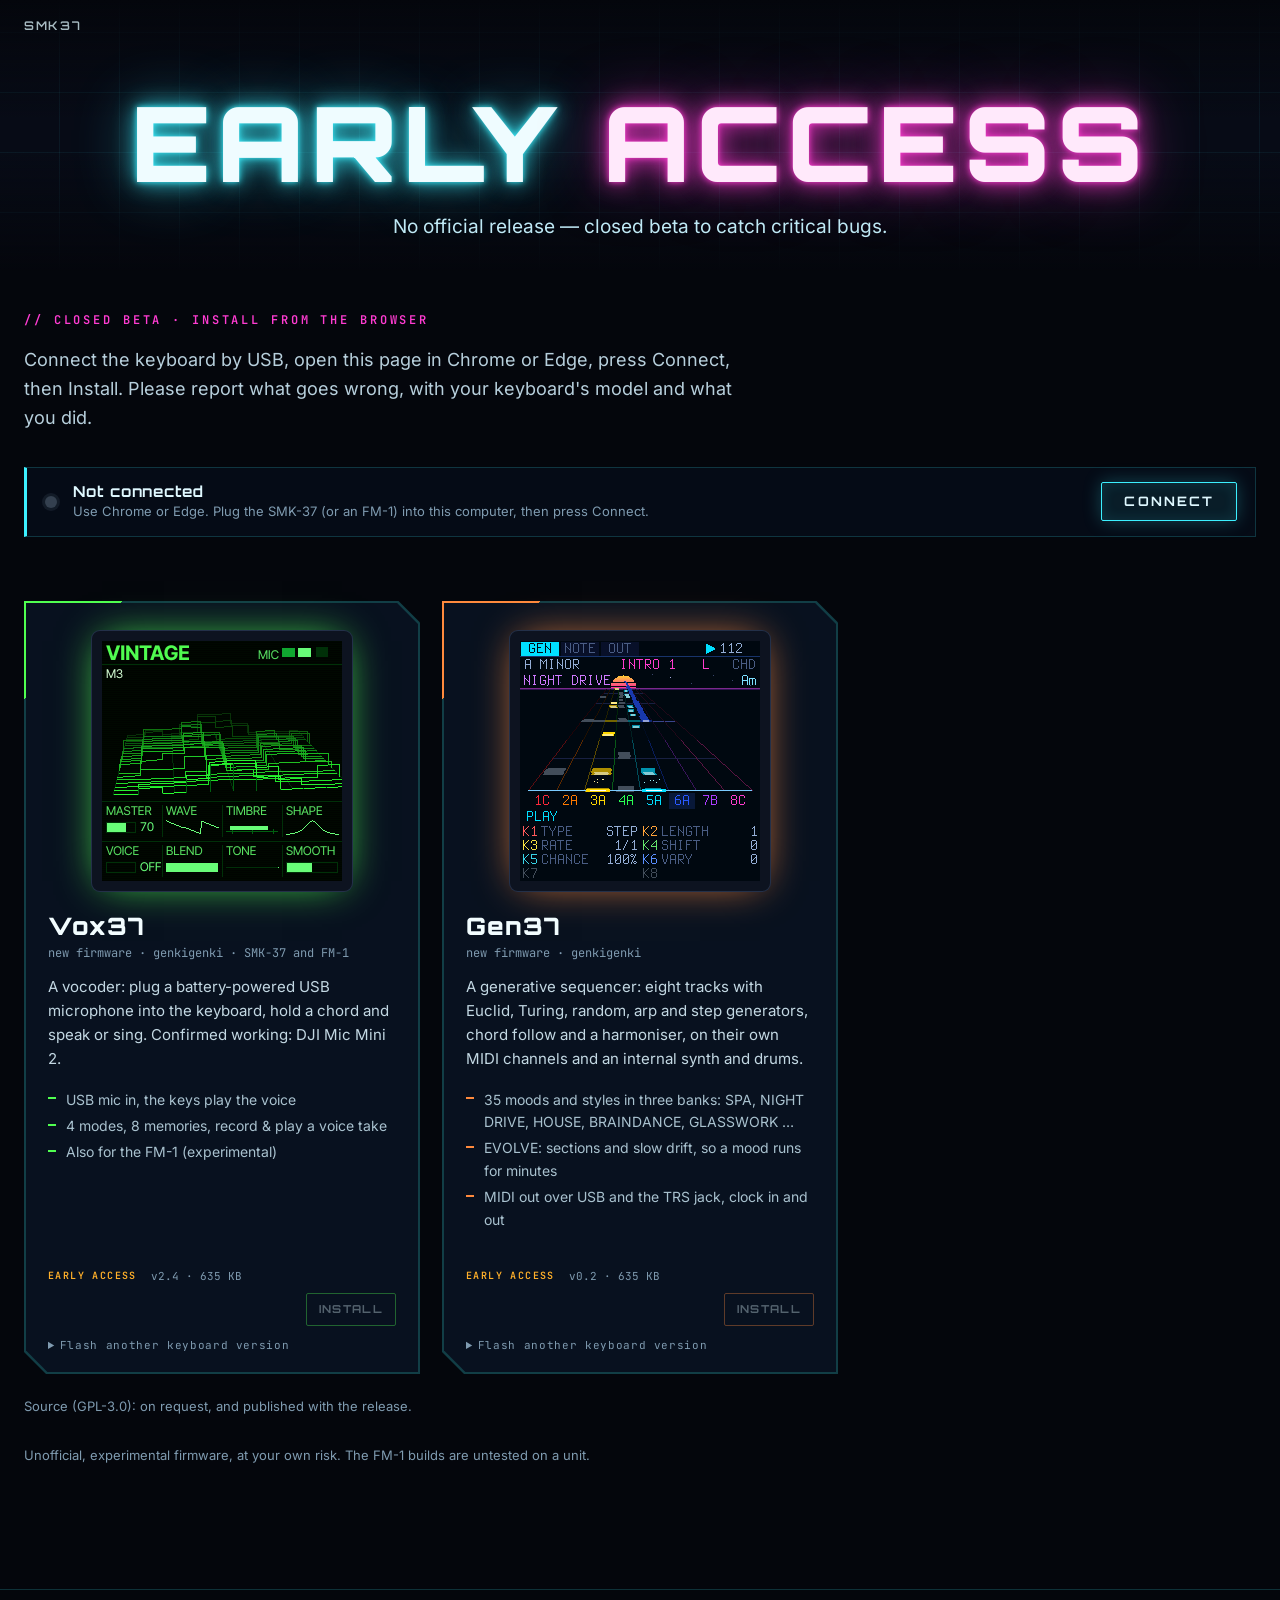
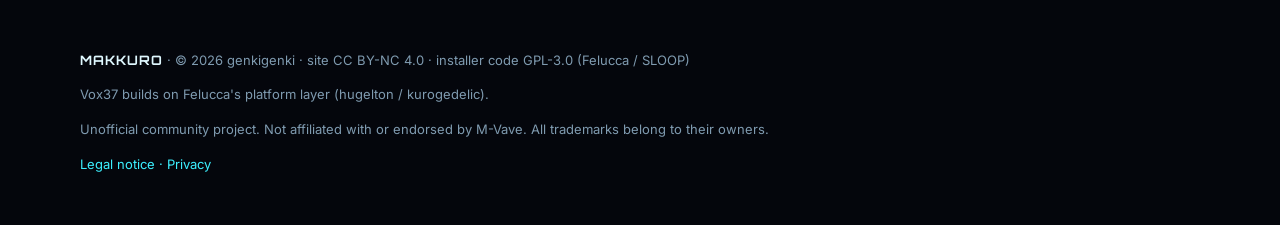
<file: earlyaccess/index.html>
<!doctype html>
<html lang="en">
<head>
<meta charset="utf-8">
<meta name="viewport" content="width=device-width, initial-scale=1">
<title>SMK37 — early access</title>
<meta name="robots" content="noindex,nofollow">
<meta name="theme-color" content="#04060c">
<link rel="stylesheet" href="../fonts/fonts.css">
<style>
:root {
  --bg: #04060c;
  --bg2: #070b16;
  --ink: #dff8ff;
  --dim: #7f9bb0;
  --cyan: #3cf0ff;
  --mag: #ff3cd2;
  --amber: #ffb02a;
  --line: rgba(60, 240, 255, .18);
  --card: rgba(10, 20, 36, .72);
  --t1: #287cff; --t2: #1ecc70; --t3: #ffc618; --t4: #ff621a;
}
* { box-sizing: border-box; }
html { scroll-behavior: smooth; }
body {
  margin: 0; background: var(--bg); color: var(--ink);
  font: 16px/1.6 Inter, system-ui, sans-serif; overflow-x: hidden;
}
a { color: var(--cyan); text-decoration: none; }
a:hover { text-shadow: 0 0 12px var(--cyan); }
.mono { font-family: "JetBrains Mono", ui-monospace, monospace; }

/* ---------- hero ---------- */
.hero { position: relative; height: 100vh; min-height: 560px; overflow: hidden; }
#stage { position: absolute; inset: 0; width: 100%; height: 100%; display: block; }
.hud {
  position: absolute; left: 24px; top: 20px; z-index: 2;
  font: 12px/1.7 "JetBrains Mono", monospace; color: var(--cyan); letter-spacing: .08em;
  text-shadow: 0 0 8px rgba(60, 240, 255, .7); pointer-events: none;
}
.hud .k { color: var(--dim); }
.hud .new { color: #5ad2ff; text-shadow: 0 0 8px rgba(90, 210, 255, .8); }
.nav {
  position: absolute; right: 24px; top: 18px; z-index: 3; display: flex; gap: 22px;
  font: 600 12px/1 Orbitron, sans-serif; letter-spacing: .14em; text-transform: uppercase;
}
.nav a { color: var(--ink); opacity: .75; }
.nav a:hover { opacity: 1; color: var(--cyan); }
.title {
  position: absolute; left: 0; right: 0; bottom: 9vh; z-index: 2; text-align: center;
  opacity: 0; transform: translateY(18px); transition: opacity 1.2s ease, transform 1.2s ease;
  pointer-events: none; padding: 0 16px;
}
.title.on { opacity: 1; transform: none; pointer-events: auto; }
.title h1 {
  margin: 0; font: 900 clamp(48px, 11vw, 132px)/1 Orbitron, sans-serif; letter-spacing: .06em;
  color: #effcff;
  text-shadow: 0 0 6px var(--cyan), 0 0 22px rgba(60, 240, 255, .8), 0 0 60px rgba(60, 240, 255, .45);
}
.title h1 span { color: #ffe9fb; text-shadow: 0 0 6px var(--mag), 0 0 24px rgba(255, 60, 210, .85), 0 0 60px rgba(255, 60, 210, .5); }
.title p { margin: 10px auto 22px; max-width: 640px; font-size: clamp(15px, 2.2vw, 19px); color: #bfe9f5; }
.btns { display: flex; gap: 14px; justify-content: center; flex-wrap: wrap; }
.btns.left { justify-content: flex-start; margin-top: 26px; }
.btn {
  display: inline-block; padding: 12px 22px; border: 1px solid var(--cyan); border-radius: 2px;
  font: 700 13px/1 Orbitron, sans-serif; letter-spacing: .16em; text-transform: uppercase; color: var(--ink);
  background: rgba(60, 240, 255, .08); box-shadow: 0 0 18px rgba(60, 240, 255, .25), inset 0 0 14px rgba(60, 240, 255, .12);
}
.btn.alt { border-color: var(--mag); background: rgba(255, 60, 210, .08); box-shadow: 0 0 18px rgba(255, 60, 210, .25), inset 0 0 14px rgba(255, 60, 210, .12); }
.btn:hover { color: #fff; text-shadow: 0 0 10px var(--cyan); }
.replay {
  position: absolute; right: 24px; bottom: 22px; z-index: 3; background: none; border: 1px solid var(--line);
  color: var(--dim); font: 11px "JetBrains Mono", monospace; letter-spacing: .1em; padding: 6px 10px; cursor: pointer;
}
.replay:hover { color: var(--cyan); border-color: var(--cyan); }
.scrollcue { position: absolute; left: 50%; bottom: 14px; z-index: 2; width: 1px; height: 40px; background: linear-gradient(var(--cyan), transparent); opacity: .6; }

/* ---------- sections ---------- */
section { position: relative; padding: 110px 24px; }
#why { padding-bottom: 20px; }
#firmwares { padding-top: 40px; }
.wrap { max-width: 1120px; margin: 0 auto; }
.eyebrow { font: 600 12px "JetBrains Mono", monospace; letter-spacing: .24em; color: var(--mag); text-transform: uppercase; }
h2 { margin: 10px 0 18px; font: 700 clamp(28px, 4.6vw, 48px)/1.1 Orbitron, sans-serif; letter-spacing: .03em; }
h2 em { font-style: normal; color: var(--cyan); text-shadow: 0 0 18px rgba(60, 240, 255, .6); }
.lead { max-width: 720px; color: #b7cfdc; font-size: 18px; }
.video { margin-top: 28px; max-width: 860px; aspect-ratio: 16 / 9; border: 1px solid rgba(120, 220, 255, .25); border-radius: 10px; overflow: hidden; background: #000; }
.video { display: block; position: relative; width: 100%; padding: 0; cursor: pointer; }
.video img, .video iframe { width: 100%; height: 100%; border: 0; display: block; object-fit: cover; }
.video .play { position: absolute; left: 50%; top: 50%; width: 76px; height: 76px; margin: -38px 0 0 -38px; border-radius: 50%;
  background: rgba(0, 0, 0, .6); border: 2px solid #7fe3ff; }
.video .play::after { content: ""; position: absolute; left: 30px; top: 22px; border-style: solid; border-width: 16px 0 16px 26px;
  border-color: transparent transparent transparent #7fe3ff; }
.video:hover .play { background: rgba(0, 40, 60, .8); }
.video .vnote { position: absolute; right: 10px; bottom: 8px; font-size: 12px; color: #bfe9f5; background: rgba(0, 0, 0, .55); padding: 2px 6px; border-radius: 4px; }
.gridbg {
  background:
    linear-gradient(var(--bg) 0, transparent 120px, transparent calc(100% - 120px), var(--bg) 100%),
    repeating-linear-gradient(0deg, transparent 0 59px, rgba(60, 240, 255, .06) 59px 60px),
    repeating-linear-gradient(90deg, transparent 0 59px, rgba(60, 240, 255, .06) 59px 60px),
    var(--bg2);
}


/* firmware cards */
.cards { margin-top: 44px; display: grid; grid-template-columns: repeat(auto-fit, minmax(min(100%, 420px), 1fr)); gap: 22px; }
.card {
  /* chamfered corners: ::before is the outline (the full shape in the line colour), ::after the fill inset by the
     line width, so the line stays closed around the cut corners; the glow is a drop-shadow that follows the shape */
  --bw: 2px; --cut: 22px;
  --line-c: linear-gradient(135deg, var(--c, var(--cyan)) 0 70px, rgba(60, 240, 255, .24) 70px);
  position: relative; isolation: isolate; padding: 26px 24px 22px;
  transition: transform .25s, filter .25s;
}
a.card { display: block; color: inherit; text-decoration: none; }
a.card:hover { text-shadow: none; }
.card::before, .card::after { content: ""; position: absolute; pointer-events: none; }
.card::before { inset: 0; z-index: -2; background: var(--line-c);
  clip-path: polygon(0 0, calc(100% - var(--cut)) 0, 100% var(--cut), 100% 100%, var(--cut) 100%, 0 calc(100% - var(--cut))); }
.card::after { inset: var(--bw); z-index: -1; background: #08111f;
  clip-path: polygon(0 0, calc(100% - var(--cut) + .6px) 0, 100% calc(var(--cut) - .6px), 100% 100%,
                     calc(var(--cut) - .6px) 100%, 0 calc(100% - var(--cut) + .6px)); }
.card:hover { --bw: 3px; --line-c: var(--c, var(--cyan)); transform: translateY(-3px);
  filter: drop-shadow(0 0 10px var(--c, var(--cyan))); }
.card h3 { margin: 0; font: 900 24px Orbitron, sans-serif; letter-spacing: .04em; color: #f2fdff; }
.card h3 small { font: 500 11px "JetBrains Mono", monospace; letter-spacing: .12em; color: var(--c, var(--cyan)); margin-left: 8px; vertical-align: middle; }
.card .from { margin: 4px 0 14px; font: 12px "JetBrains Mono", monospace; color: var(--dim); }
.card h3 a { color: inherit; }
.card .from a { color: inherit; border-bottom: 1px dotted currentColor; }
.card .from a:hover, .card h3 a:hover { color: var(--c, var(--cyan)); }
.card p { margin: 0 0 14px; color: #c3d8e3; font-size: 15px; }
.card ul { margin: 0 0 16px; padding: 0; list-style: none; font-size: 14px; color: #a9c2cf; }
.card li { padding-left: 18px; position: relative; margin: 4px 0; }
.card li::before { content: ""; position: absolute; left: 0; top: .62em; width: 8px; height: 2px; background: var(--c, var(--cyan)); }
.tag { display: inline-block; font: 600 10px "JetBrains Mono", monospace; letter-spacing: .14em; text-transform: uppercase; padding: 4px 8px; border: 1px solid currentColor; color: var(--amber); }
.tag.ok { color: #46f0a0; }
.card.flag { grid-column: 1 / -1; display: grid; grid-template-columns: 1.2fr 1fr; gap: 28px; align-items: center; }
.card.flag h3 { font-size: 34px; }
.padrow { display: grid; grid-template-columns: repeat(8, 1fr); gap: 7px; }
.padrow i { aspect-ratio: 1; border-radius: 3px; background: #0d1526; border: 1px solid #1b2a44; transition: background .12s, box-shadow .12s; }

/* steps */
.steps { margin-top: 40px; display: grid; grid-template-columns: repeat(auto-fit, minmax(230px, 1fr)); gap: 26px; counter-reset: s; }
.step { border-top: 1px solid var(--line); padding-top: 18px; }
.step::before { counter-increment: s; content: "0" counter(s); font: 900 34px Orbitron, sans-serif; color: transparent; -webkit-text-stroke: 1px var(--cyan); text-shadow: 0 0 18px rgba(60, 240, 255, .35); }
.step h4 { margin: 6px 0 6px; font: 700 16px Orbitron, sans-serif; letter-spacing: .04em; }
.step p { margin: 0; color: #a9c2cf; font-size: 15px; }
code { font: 13px "JetBrains Mono", monospace; color: var(--cyan); background: rgba(60, 240, 255, .07); padding: 1px 6px; }

/* extras */
.duo { margin-top: 40px; display: grid; grid-template-columns: repeat(auto-fit, minmax(300px, 1fr)); gap: 22px; }
.knobs { display: grid; grid-template-columns: repeat(8, 1fr); gap: 6px; margin-top: 16px; max-width: 400px; }
.knobs img { width: 100%; height: auto; aspect-ratio: 1; cursor: grab; touch-action: none; user-select: none;
  filter: drop-shadow(0 3px 6px rgba(0, 0, 0, .6)); transition: filter .2s; }
.knobs img:hover { filter: drop-shadow(0 0 8px rgba(60, 240, 255, .55)); }
.knobs img.drag { cursor: grabbing; }

footer { padding: 60px 24px 50px; border-top: 1px solid var(--line); color: var(--dim); font-size: 13px; }
footer .wrap { display: grid; gap: 14px; }
footer b { color: var(--ink); font-family: Orbitron, sans-serif; letter-spacing: .08em; }
footer .coffee { font-size: 15px; color: var(--ink); }
footer .coffee a { color: var(--amber); font-weight: 600; }

.reveal { opacity: 0; transform: translateY(26px); transition: opacity .9s ease, transform .9s ease; }
.reveal.in { opacity: 1; transform: none; }

/* installer */
.connect {
  position: sticky; top: 0; z-index: 20; margin: 34px 0 0; display: flex; align-items: center; gap: 16px;
  padding: 14px 18px; background: rgba(6, 12, 24, .92); backdrop-filter: blur(8px);
  border: 1px solid var(--line); border-left: 3px solid var(--cyan);
}
.led { flex: none; width: 12px; height: 12px; border-radius: 50%; background: #34404f; box-shadow: 0 0 0 3px rgba(52, 64, 79, .3); }
.led.on { background: #46f0a0; box-shadow: 0 0 12px #46f0a0, 0 0 0 3px rgba(70, 240, 160, .2); }
.led.busy { background: var(--amber); box-shadow: 0 0 12px var(--amber); animation: blink .8s infinite; }
.led.err { background: #ff3c5a; box-shadow: 0 0 12px #ff3c5a; }
@keyframes blink { 50% { opacity: .35; } }
.ctext { flex: 1; min-width: 0; display: grid; }
.ctext b { font: 700 15px Orbitron, sans-serif; letter-spacing: .05em; }
.ctext span { color: var(--dim); font-size: 13px; overflow-wrap: anywhere; }
.card .foot { margin-top: 18px; display: flex; flex-wrap: wrap; align-items: center; gap: 10px 8px; }
.card .meta { font: 11px "JetBrains Mono", monospace; color: var(--dim); }
.card .cnt { display: inline-flex; align-items: center; gap: 4px; font: 11px "JetBrains Mono", monospace; color: var(--dim); white-space: nowrap; }
.card .cnt[hidden] { display: none; }
.card .cnt b { font-weight: 500; color: #c3d8e3; }
.card .cnt i { font-style: normal; }
.card .cnt .cf { margin-left: 8px; }
body[data-dev="smk"] .card .cnt .cf, body[data-dev="fm1"] .card .cnt .ck { display: none; }   /* (each tab: its device's installs) */
body[data-dev="fm1"] .card .cnt .cf { margin-left: 0; }
.card .likebox { position: absolute; top: 12px; right: 30px; z-index: 2; display: flex; flex-direction: column; align-items: center; gap: 2px; }
.card .likebox[hidden] { display: none; }
.card .likebox b { font: 500 12px "JetBrains Mono", monospace; color: #c3d8e3; }
.card .heart { padding: 2px 6px; border: 0; background: none; color: #8fa6b4; font: 32px/1 "JetBrains Mono", system-ui, sans-serif; cursor: pointer; }
.card .heart[aria-pressed="true"] { color: var(--c, var(--mag)); text-shadow: 0 0 8px var(--c, var(--mag)); }
.card .heart:hover { color: var(--c, var(--mag)); }
.card .heart:focus-visible { outline: 1px solid var(--c, var(--cyan)); outline-offset: 2px; }
.card .heart:disabled { cursor: default; }
/* the community cards: "Request SMK-37 port" and its count (the counter), or a quiet link to the SMK-37 port */
.card .reqbox { display: inline-flex; align-items: center; gap: 6px; font: 11px "JetBrains Mono", monospace; color: var(--dim); }
.card .reqbox[hidden] { display: none; }
.card .reqbox b { font-weight: 500; color: #c3d8e3; }
.card .req { padding: 3px 7px; border: 1px solid rgba(143, 166, 180, .45); border-radius: 4px; background: none; color: #8fa6b4;
  font: 10px "JetBrains Mono", monospace; letter-spacing: .04em; cursor: pointer; }
.card .req:hover { color: var(--c, var(--cyan)); border-color: var(--c, var(--cyan)); }
.card .req[aria-pressed="true"] { color: var(--c, var(--cyan)); border-color: var(--c, var(--cyan)); }
.card .req:disabled { cursor: default; }
.card .onsmk { font: 11px "JetBrains Mono", monospace; color: var(--dim); text-decoration: none; }
.card .onsmk:hover { color: var(--c, var(--cyan)); text-decoration: underline; }
.card.fw[data-community] .screen img { image-rendering: auto; }
.sr { position: absolute; width: 1px; height: 1px; overflow: hidden; clip-path: inset(50%); white-space: nowrap; }
.card .inst { border-color: var(--c); background: transparent; cursor: pointer;
  box-shadow: 0 0 14px -4px var(--c), inset 0 0 12px -6px var(--c); }
.connect .btn:disabled { opacity: .45; cursor: default; border-color: #46f0a0; color: #46f0a0; box-shadow: none; background: transparent; }
.card .inst:disabled { opacity: .35; cursor: default; box-shadow: none; }
.card details.model { margin-top: 12px; color: var(--dim); }
.card details.model summary { width: max-content; cursor: pointer; font: 11px "JetBrains Mono", monospace; letter-spacing: .06em; }
.card details.model summary:hover { color: var(--c, var(--cyan)); }
.card .models { display: flex; flex-wrap: wrap; gap: 6px 20px; margin: 10px 0 6px; font-size: 14px; color: var(--ink); }
.card .models label { cursor: pointer; }
.card .models input { accent-color: var(--c, var(--cyan)); margin: 0 6px 0 0; vertical-align: -2px; }
.card details.model p { margin: 0; font-size: 12px; color: var(--dim); }
.ports { margin: 10px 0 0; padding: 12px 18px; border: 1px dashed var(--line); display: flex; flex-wrap: wrap; align-items: center;
  gap: 10px 16px; font-size: 13px; color: var(--dim); }
.ports[hidden] { display: none; }
.ports span { flex: 1; min-width: 220px; overflow-wrap: anywhere; }
.ports .btn { padding: 9px 14px; font-size: 11px; cursor: pointer; }
.card.running { --line-c: #46f0a0; }
.stock { margin-top: 34px; max-width: 760px; }
.stock ol { margin: 6px 0 16px; padding-left: 22px; color: #c3d8e3; font-size: 15px; }
.stock ol li { padding-left: 2px; margin: 4px 0; }
.stock ol li::before { display: none; }
.drop { display: block; padding: 22px 16px; border: 1px dashed var(--c); text-align: center; cursor: pointer; color: var(--dim);
  font: 13px "JetBrains Mono", monospace; overflow-wrap: anywhere; }
.drop:hover, .drop.over { color: var(--ink); background: rgba(255, 176, 42, .06); }
.drop input { position: absolute; width: 1px; height: 1px; opacity: 0; }
.stock ul.help { margin: 8px 0 0; padding-left: 20px; color: #c3d8e3; font-size: 15px; } .stock ul.help li { margin: 6px 0; }
.stock .sinfo { margin: 12px 0 0; font-size: 14px; }
.sinfo b { color: var(--ink); }
.sinfo.warn { color: var(--amber); }
.sinfo.err { color: #ff3c5a; }
.sinfo[hidden], .sconfirm[hidden] { display: none; }
.sconfirm { display: block; margin: 10px 0 0; font-size: 14px; cursor: pointer; }
.sconfirm input { accent-color: var(--amber); margin: 0 8px 0 0; vertical-align: -2px; }
.stock .note { margin: 14px 0 0; }
.idea form { display: grid; gap: 14px; margin-top: 6px; }
.idea label { display: grid; gap: 6px; font: 11px "JetBrains Mono", monospace; letter-spacing: .08em; text-transform: uppercase; color: var(--dim); }
.idea label .opt { text-transform: none; letter-spacing: 0; }
.idea select, .idea textarea, .idea input { width: 100%; padding: 10px 12px; border: 1px solid var(--line); border-radius: 2px;
  background: rgba(4, 6, 12, .7); color: var(--ink); font: 15px/1.5 Inter, system-ui, sans-serif; text-transform: none; letter-spacing: 0; }
.idea textarea { min-height: 120px; resize: vertical; }
.idea select:focus, .idea textarea:focus, .idea input:focus { outline: none; border-color: var(--c); box-shadow: 0 0 10px -3px var(--c); }
.idea option { background: #08111f; color: var(--ink); }
.idea .len { justify-self: end; margin-top: -8px; font: 11px "JetBrains Mono", monospace; color: var(--dim); }
.idea .hp { position: absolute; left: -9999px; width: 1px; height: 1px; overflow: hidden; }
.idea .send { display: flex; flex-wrap: wrap; align-items: center; gap: 10px 16px; }
.idea .send .btn { cursor: pointer; border-color: var(--c); }
.idea .send .btn:disabled { opacity: .45; cursor: default; }
.idea .imsg { font-size: 14px; color: var(--dim); }
.idea .imsg.okay { color: #46f0a0; }
.idea .imsg.err { color: #ff3c5a; }
.idea p.small { margin: 0; }
.card.running .meta::after { content: " · running now"; color: #46f0a0; }
.tag.soon { color: var(--mag); }
.card.fw .screen { margin: 4px auto 20px; }
.screenbox { display: grid; gap: 7px; }
.screen { width: 260px; height: 260px; justify-self: center; background: #000; overflow: hidden;
  border: 10px solid #0d1320; border-radius: 8px; box-shadow: 0 0 0 1px #233049, 0 0 40px -10px var(--c, var(--mag)); }
.screen img { display: block; width: 240px; height: 240px; image-rendering: pixelated; }
.small { color: var(--dim); font-size: 13px; }
.note { margin-top: 28px; max-width: 760px; }
label.file { display: inline-block; padding: 9px 14px; border: 1px dashed var(--line); cursor: pointer; font-size: 14px; }
label.file input { display: none; }
.ovl { position: fixed; inset: 0; z-index: 50; display: grid; place-items: center; padding: 16px;
  background: rgba(2, 4, 9, .86); backdrop-filter: blur(6px); }
.ovl[hidden] { display: none; }
.ovbox { width: min(560px, 100%); padding: 30px 28px 26px; background: #070d1a; border: 1px solid var(--cyan);
  box-shadow: 0 0 60px -14px var(--cyan), inset 0 0 40px -24px var(--cyan); }
.ovbox h3 { margin: 6px 0 18px; font: 900 28px Orbitron, sans-serif; letter-spacing: .04em; }
.ovsteps { list-style: none; margin: 0 0 18px; padding: 0; display: grid; grid-template-columns: repeat(6, 1fr); gap: 6px; }
.ovsteps li { font: 10px "JetBrains Mono", monospace; letter-spacing: .06em; text-transform: uppercase; color: var(--dim);
  border-top: 3px solid #1b2a44; padding-top: 6px; }
.ovsteps li.on { color: var(--cyan); border-color: var(--cyan); box-shadow: 0 -6px 12px -6px var(--cyan); }
.ovsteps li.ok { color: #46f0a0; border-color: #46f0a0; }
#ovsteps li { position: relative; }
#ovsteps li.on { border-top-color: #1b2a44; }
#ovsteps li::before { content: ""; position: absolute; left: 0; top: -3px; height: 3px; width: var(--p, 0%);
  background: var(--cyan); box-shadow: 0 0 8px var(--cyan); transition: width .25s linear; }
#ovsteps li.ok::before { width: 100%; background: #46f0a0; box-shadow: none; }
#ovl .bar { display: none; }
.bar { height: 8px; background: #0d1526; border: 1px solid #1b2a44; overflow: hidden; }
.bar i { display: block; height: 100%; width: 0; transition: width .25s linear;
  background: linear-gradient(90deg, var(--cyan), var(--mag)); box-shadow: 0 0 14px var(--cyan); }
.ovstatus { min-height: 3.2em; margin: 14px 0 6px; color: #cfeefa; }
.ovbox details summary { cursor: pointer; color: var(--dim); font-size: 12px; }
.ovbox pre { max-height: 160px; overflow: auto; font: 11px "JetBrains Mono", monospace; color: var(--dim); white-space: pre-wrap; }
.ovbtns { display: flex; flex-wrap: wrap; gap: 10px; margin-top: 14px; }
.ovstatus.late { color: #ff5c7a; }
.ovhang { flex: 1 1 260px; align-self: center; font-size: 12px; color: var(--dim); }
.ovbtns .btn { cursor: pointer; }
.ovbtns #ovcopy { padding: 10px 14px; font-size: 11px; border-color: var(--dim); color: var(--dim); box-shadow: none; background: transparent; }
/* before you install, the firmware groups, the confirmation */
.warnbox { margin: 34px 0 0; max-width: 860px; padding: 18px 22px 16px; border: 1px solid rgba(255, 176, 42, .45);
  border-left: 3px solid var(--amber); background: rgba(255, 176, 42, .05); }
.warnbox h3 { margin: 0 0 8px; font: 700 16px Orbitron, sans-serif; letter-spacing: .06em; color: var(--amber); }
.warnbox ul { margin: 0; padding: 0; list-style: none; display: grid; gap: 6px; font-size: 14px; color: #c3d8e3; }
.warnbox li { padding-left: 18px; position: relative; }
.warnbox li::before { content: ""; position: absolute; left: 0; top: .62em; width: 8px; height: 2px; background: var(--amber); }
.warnbox b { color: var(--ink); }
.devsel { display: flex; gap: 0; margin: 34px 0 0; max-width: 520px; border: 1px solid var(--cyan); border-radius: 10px; overflow: hidden; }
.devbtn { flex: 1; padding: 16px 10px; font: 800 clamp(18px, 3.4vw, 24px)/1 Orbitron, sans-serif; letter-spacing: .08em;
  background: transparent; color: var(--ink); border: 0; cursor: pointer; opacity: .6; }
.devbtn + .devbtn { border-left: 1px solid var(--cyan); }
.devbtn[aria-checked="true"] { background: rgba(60, 240, 255, .14); color: #effcff; opacity: 1; text-shadow: 0 0 10px var(--cyan); }
.devbtn:hover { opacity: 1; }
.devbtn:focus-visible { outline: 2px solid var(--amber); outline-offset: -4px; }
.fm1only { display: none; margin-top: 14px; }
body[data-dev="fm1"] .fm1only { display: block; }
body[data-dev="fm1"] .card.fw:not([data-fm1]), body[data-dev="fm1"] #fm1-ports, body[data-dev="fm1"] #stock, body[data-dev="fm1"] #help { display: none; }   /* (the help card and its page are for the SMK-37) */
body[data-dev="fm1"] .ghead .smkword { display: none; }
#fm1-community { display: none; }                                 /* the community's FM-1 firmwares: the FM-1 tab only */
body[data-dev="fm1"] #fm1-community { display: block; }
#fm1-community .ghead p + p, #smk-community .ghead p + p { margin-top: 8px; }
body[data-dev="fm1"] #smk-community { display: none; }             /* the community's SMK-37 firmwares: the SMK-37 tab only */
.card.ext { display: flex; flex-direction: column; }               /* (a link card: no install from here) */
.card.ext .screen { margin: 4px auto 20px; }
.card.ext .screen img { image-rendering: auto; }
.card.ext .foot { margin-top: auto; padding-top: 18px; }
.card .warnnote { font-size: 14px; color: var(--amber); margin: 8px 0 0; }
.fm1note { display: none; font-size: 14px; color: var(--amber); }
body[data-dev="fm1"] .fm1note { display: block; }
.card .foot .tag { border: 0; padding: 0; }                      /* a label, not a button */
.card .from .star, .card .from .star a { color: var(--amber); }
.card .foot .info { flex-basis: 100%; display: flex; flex-wrap: wrap; align-items: center; gap: 10px 14px; }
.card .act { margin-left: auto; display: flex; gap: 8px; }
.card .foot .btn { padding: 10px 12px; font-size: 11px; letter-spacing: .12em; cursor: pointer; white-space: nowrap; }
.card .foot .fb { border-color: #46f0a0; background: rgba(70, 240, 160, .08); box-shadow: 0 0 14px -4px #46f0a0, inset 0 0 12px -6px #46f0a0; }
.ticker { position: relative; z-index: 2; display: flex; align-items: stretch; height: 38px; overflow: hidden;
  border-block: 1px solid rgba(255, 176, 60, .35); background: #050505;
  background-image: repeating-linear-gradient(0deg, rgba(255, 255, 255, .03) 0 1px, transparent 1px 3px);
  font: 500 13px/38px "JetBrains Mono", monospace; letter-spacing: .08em; text-transform: uppercase; }
.ticker .tlabel { flex: none; padding: 0 14px; color: #050505; background: var(--amber); font-weight: 700;
  animation: tblink 1.6s steps(1) infinite; }
.ticker .tview { flex: 1; min-width: 0; overflow: hidden;
  mask-image: linear-gradient(90deg, transparent, #000 24px, #000 calc(100% - 24px), transparent); }
.ticker .ttrack { display: flex; width: max-content; animation: tscroll 90s linear infinite; }
.ticker:hover .ttrack, .ticker:focus-within .ttrack { animation-play-state: paused; }
.ticker.still .ttrack { animation: none; } .ticker.still .ttrack > span + span { display: none; } .ticker.still .tday::after { content: none; }
.ticker .ttrack > span { display: flex; }
.ticker .tday { display: flex; gap: 0 16px; padding: 0 18px; white-space: nowrap; }
.ticker .tday::after { content: "+++"; margin-left: 20px; color: var(--mag); text-shadow: 0 0 6px var(--mag); }
.ticker .ttrack a { color: var(--amber); text-shadow: 0 0 6px rgba(255, 176, 60, .6); }
.ticker .ttrack time { color: var(--cyan); text-shadow: 0 0 6px var(--cyan); }
.ticker .ttrack i { font-style: normal; color: #46f0a0; text-shadow: 0 0 6px #46f0a0; }
.ticker .ttrack a:hover { color: #fff; }
@keyframes tscroll { to { translate: -50% 0; } }
@keyframes tblink { 50% { background: var(--mag); } }
@media (prefers-reduced-motion: reduce) {
  .ticker .ttrack, .ticker .tlabel { animation: none; }
  .ticker .tview { overflow-x: auto; }
}
.fwgroup { margin-top: 64px; scroll-margin-top: 90px; }
.fwgroup + .fwgroup { margin-top: 80px; }
.ghead { border-top: 1px solid var(--line); padding-top: 18px; }
.ghead h3 { margin: 0; font: 900 clamp(22px, 3.2vw, 30px)/1.15 Orbitron, sans-serif; letter-spacing: .04em; }
.ghead p { margin: 6px 0 0; max-width: 720px; color: #b7cfdc; font-size: 16px; }
.fwgroup .cards { margin-top: 26px; }
#firmwares > .wrap { max-width: 1320px; }                         /* room for three cards a row */
.fwgroup .cards { grid-template-columns: repeat(auto-fill, minmax(min(100%, 360px), 1fr)); }
.card.fw:not(.flag) { display: flex; flex-direction: column; }
.card.fw:not(.flag) .foot { margin-top: auto; padding-top: 18px; }  /* the buttons on the card's bottom edge */
#stock { scroll-margin-top: 90px; }
.card.fw { scroll-margin-top: 110px; }                          /* (under the sticky connect bar) */
.cfbox { max-height: 92vh; overflow-y: auto; border-color: var(--amber); box-shadow: 0 0 60px -14px var(--amber), inset 0 0 40px -24px var(--amber); }
.cfbox h3 { margin-bottom: 12px; font-size: 24px; overflow-wrap: anywhere; }
.cfq { margin: 0 0 12px; color: var(--ink); overflow-wrap: anywhere; }
.cfwarn { margin: 0 0 12px; color: var(--amber); font-size: 14px; }
.cfwarn[hidden] { display: none; }
.cfrisk { margin: 0 0 22px; padding: 0; list-style: none; display: grid; gap: 4px; font-size: 14px; color: #a9c2cf; }
.cfrisk li { padding-left: 18px; position: relative; }
.cfrisk li::before { content: ""; position: absolute; left: 0; top: .62em; width: 8px; height: 2px; background: var(--amber); }
.cfbtns { display: flex; flex-wrap: wrap; justify-content: flex-end; gap: 12px; }
.cfbtns .btn { cursor: pointer; }
.cfbtns .btn:focus-visible { outline: 2px solid var(--ink); outline-offset: 3px; }
@media (max-width: 720px) { .ovsteps { grid-template-columns: repeat(3, 1fr); } .connect { flex-wrap: wrap; }
  .ovbox { padding: 24px 18px 20px; } .cfbtns .btn { flex: 1; text-align: center; } .warnbox { padding: 16px 16px 14px; } }

@media (max-width: 720px) {
  .nav { display: none; }
  .hud { left: 16px; top: 14px; font-size: 10px; }
  section { padding: 80px 16px; }
  .card.flag { grid-template-columns: 1fr; }
  .replay { right: 16px; }
}
@media (prefers-reduced-motion: reduce) {
  .reveal, .title { transition: none; }
}

/* help.html: the same page in help mode (make_site.py sets data-page="help"): the guide, Connect, the M-Vave return
   and the repair; the main page shows a short help card that links there */
body:not([data-page="help"]) #guide, body:not([data-page="help"]) #repair { display: none; }
body[data-page="help"] .hero, body[data-page="help"] .ticker, body[data-page="help"] #why,
body[data-page="help"] #firmwares > .wrap > .reveal:first-child, body[data-page="help"] .devsel,
body[data-page="help"] .fm1only, body[data-page="help"] .fwgroup, body[data-page="help"] #firmwares > .wrap > .note,
body[data-page="help"] #help, body[data-page="help"] #ideas, body[data-page="help"] #port, body[data-page="help"] #mods,
body[data-page="help"] #video-sec { display: none !important; }
body[data-page="help"] #firmwares { padding-top: 40px; }
#guide { margin: 0 0 34px; }
#guide > p.lead { max-width: 760px; }
body[data-page="help"] #stock, body[data-page="help"] #connect { display: none !important; }
#repair .rsteps2 > div { display: flex; flex-direction: column; gap: 10px; }
#repair .rsteps2 .btn { align-self: flex-start; margin-top: auto; }
#repair code { font: 13px "JetBrains Mono", monospace; color: #7cf0a8; word-break: break-all; }
#repair #rcopy { padding: 4px 10px; font-size: 11px; margin-left: 6px; }
#repair .rdev { display: flex; align-items: center; gap: 10px; font-size: 14px; color: #c3d8e3; }
#repair .rdev .led { flex: none; }
body[data-page="help"] #repair { max-width: none; margin-top: 30px; }
#repair .rsteps2 { display: grid; grid-template-columns: repeat(auto-fit, minmax(min(100%, 300px), 1fr)); gap: 16px; margin: 16px 0 6px; }
#repair .rsteps2 > div { border: 1px solid #1d2a3a; border-radius: 10px; padding: 14px 16px; background: #070b14; color: #c3d8e3; font-size: 15px; }
#repair .rsteps2 b.n { display: block; color: #7cf0a8; font: 12px "JetBrains Mono", monospace; letter-spacing: .08em; margin-bottom: 6px; }
#repair .drop { margin-top: 10px; }
#rsteps { grid-template-columns: repeat(5, 1fr); margin-bottom: 10px; }
#rsteps li.on { color: #7cf0a8; border-color: #7cf0a8; box-shadow: 0 -6px 12px -6px #7cf0a8; }
#guide .back { display: inline-block; margin: 0 0 18px; font-size: 14px; }
#guide ol.steps { counter-reset: st; list-style: none; padding: 0; margin: 22px 0 0; display: grid; gap: 16px;
  grid-template-columns: repeat(auto-fill, minmax(min(100%, 380px), 1fr)); }
#guide ol.steps > li { counter-increment: st; position: relative; padding: 16px 18px 16px 54px; margin: 0;
  border: 1px solid #1d2a3a; border-radius: 10px; background: #070b14; color: #c3d8e3; font-size: 15px; }
#guide ol.steps > li::before { content: counter(st); position: absolute; left: 16px; top: 13px; width: 24px; height: 24px;
  border-radius: 50%; border: 1px solid var(--cyan); color: var(--cyan); font: 12px/24px "JetBrains Mono", monospace; text-align: center; }
#guide ol.steps b.q { display: block; color: #fff; margin-bottom: 4px; }
</style>
<style>
/* the early-access page: a banner instead of the hero (the rest is index.html's style) */
.eahead { position: relative; padding: 90px 24px 30px; text-align: center; overflow: hidden; }
.eahead h1 {
  margin: 0; font: 900 clamp(40px, 9vw, 104px)/1 Orbitron, sans-serif; letter-spacing: .06em; color: #effcff;
  text-shadow: 0 0 6px var(--cyan), 0 0 22px rgba(60, 240, 255, .8), 0 0 60px rgba(60, 240, 255, .45);
}
.eahead h1 span { color: #ffe9fb; text-shadow: 0 0 6px var(--mag), 0 0 24px rgba(255, 60, 210, .85), 0 0 60px rgba(255, 60, 210, .5); }
.eahead p { margin: 18px auto 0; max-width: 640px; font-size: clamp(15px, 2.2vw, 19px); color: #bfe9f5; }
.eahead .home { position: absolute; left: 24px; top: 20px; font: 600 12px/1 Orbitron, sans-serif; letter-spacing: .14em;
  text-transform: uppercase; color: var(--ink); opacity: .75; }
.eahead .home:hover { opacity: 1; color: var(--cyan); }
.srcline { margin-top: 22px; }
@media (max-width: 720px) { .eahead { padding: 70px 16px 20px; } .eahead .home { left: 16px; top: 16px; } }
</style>
</head>
<body>

<header class="eahead gridbg">
  <a class="home" href="../">SMK37</a>
  <h1>EARLY <span>ACCESS</span></h1>
  <p>No official release — closed beta to catch critical bugs.</p>
</header>

<section id="firmwares">
  <div class="wrap">
    <div class="reveal">
      <div class="eyebrow">// closed beta · install from the browser</div>
      <p class="lead">Connect the keyboard by USB, open this page in Chrome or Edge, press Connect, then Install.
        Please report what goes wrong, with your keyboard's model and what you did.</p>
    </div>

    <div class="connect" id="connect">
      <span class="led" id="led"></span>
      <div class="ctext"><b id="devname">Not connected</b><span id="devsub">Use Chrome or Edge. Plug the SMK-37 (or an FM-1) into this computer, then press Connect.</span></div>
      <button class="btn" id="conn" type="button">Connect</button>
    </div>
    <div class="ports" id="ports" hidden><span id="portlist"></span>
      <button class="btn alt" id="allports" type="button">Search all MIDI ports</button></div>

    <div class="fwgroup" id="early">
      <div class="cards">
        <article class="card fw reveal" id="fw-vox37" data-fw="vox37" data-fm1="1" data-name="Vox37" style="--c: #50ff50">
        <span class="likebox" hidden><button class="heart" type="button" aria-pressed="false" aria-label="Like Vox37" title="Like">&#x2661;&#xfe0e;</button><b class="cl">0</b><span class="sr"> likes</span></span>
        <div class="screen"><img src="assets/shot-vox37.webp" width="240" height="240" alt="Vox37 on the display"></div>
        <h3>Vox37</h3>
        <div class="from">new firmware · genkigenki · SMK-37 and FM-1</div>
        <p>A vocoder: plug a battery-powered USB microphone into the keyboard, hold a chord and speak or sing. Confirmed working: DJI Mic Mini 2.</p>
        <ul><li>USB mic in, the keys play the voice</li><li>4 modes, 8 memories, record &amp; play a voice take</li><li>Also for the FM-1 (experimental)</li></ul>
        
        <div class="foot"><div class="info"><span class="tag ">early access</span>
          <span class="meta">v2.4 · 635 KB</span>
          <span class="cnt" hidden><span class="ck" title="Installs on the SMK-37"><span aria-hidden="true">↓</span> <b class="ci">0</b> <i>SMK-37</i><span class="sr"> installs</span></span><span class="cf" title="Installs on the FM-1"><span aria-hidden="true">↓</span> <b class="cfi">0</b> <i>FM-1</i><span class="sr"> installs</span></span></span></div>
          <span class="act"><button class="btn inst" type="button" data-fw="vox37" disabled>Install</button></span></div>
          <details class="model"><summary>Flash another keyboard version</summary>
            <div class="models"><label><input type="radio" name="model-vox37" value="pro"> SMK-37 Pro</label><label><input type="radio" name="model-vox37" value="elite"> SMK-37 Elite</label><label><input type="radio" name="model-vox37" value="mke"> MKE-P37</label></div>
            <p>The same firmware under another model name. Pick your keyboard's own model (an Elite running an older build here
              reports SMK-37 Pro), so M-Vave's updater accepts its factory firmware again. Starrykey 37 Play: use SMK-37 Pro.</p>
          </details>
      </article>
      <article class="card fw reveal" id="fw-gen37" data-fw="gen37" data-name="Gen37" style="--c: #ff8a3d">
        <span class="likebox" hidden><button class="heart" type="button" aria-pressed="false" aria-label="Like Gen37" title="Like">&#x2661;&#xfe0e;</button><b class="cl">0</b><span class="sr"> likes</span></span>
        <div class="screen"><img src="assets/shot-gen37.webp" width="240" height="240" alt="Gen37 on the display"></div>
        <h3>Gen37</h3>
        <div class="from">new firmware · genkigenki</div>
        <p>A generative sequencer: eight tracks with Euclid, Turing, random, arp and step generators, chord follow and a harmoniser, on their own MIDI channels and an internal synth and drums.</p>
        <ul><li>35 moods and styles in three banks: SPA, NIGHT DRIVE, HOUSE, BRAINDANCE, GLASSWORK …</li><li>EVOLVE: sections and slow drift, so a mood runs for minutes</li><li>MIDI out over USB and the TRS jack, clock in and out</li></ul>
        
        <div class="foot"><div class="info"><span class="tag ">early access</span>
          <span class="meta">v0.2 · 635 KB</span>
          <span class="cnt" hidden><span class="ck" title="Installs on the SMK-37"><span aria-hidden="true">↓</span> <b class="ci">0</b> <i>SMK-37</i><span class="sr"> installs</span></span></span></div>
          <span class="act"><button class="btn inst" type="button" data-fw="gen37" disabled>Install</button></span></div>
          <details class="model"><summary>Flash another keyboard version</summary>
            <div class="models"><label><input type="radio" name="model-gen37" value="pro"> SMK-37 Pro</label><label><input type="radio" name="model-gen37" value="elite"> SMK-37 Elite</label><label><input type="radio" name="model-gen37" value="mke"> MKE-P37</label></div>
            <p>The same firmware under another model name. Pick your keyboard's own model (an Elite running an older build here
              reports SMK-37 Pro), so M-Vave's updater accepts its factory firmware again. Starrykey 37 Play: use SMK-37 Pro.</p>
          </details>
      </article>
      
      </div>
      <p class="small srcline">Source (GPL-3.0): on request, and published with the release.</p>
    </div>

    <p class="small note reveal">Unofficial, experimental firmware, at your own risk. The FM-1 builds are untested on a unit.</p>

    <div class="card stock" id="stock" style="--c: var(--amber); display: none">  <!-- kept for the shared installer script, not shown -->
      <h3>Back to the M-Vave firmware</h3>
      <p>These firmwares keep your keyboard's model name, so <b>M-Vave's own updater, M-UPGRADE, works directly</b>
        (on the FM-1 too).</p>
      <p>If your SMK-37 runs another firmware that M-UPGRADE refuses:</p>
      <ol>
        <li>Download the official firmware (.fwsc) for <b>your</b> keyboard:
          <br><a href="https://www.m-vave.com/product?id=smk-37-pro" target="_blank" rel="noopener">SMK-37 Pro</a>:
          <a href="https://yms-file-store.oss-cn-hongkong.aliyuncs.com/software/firmware/SMK-37Pro/SMK-37%20Pro_016.fwsc" download>download V016</a>
          <br><a href="https://www.m-vave.com/product?id=smk-37-elite" target="_blank" rel="noopener">SMK-37 Elite</a>:
          <a href="https://yms-file-store.oss-cn-hongkong.aliyuncs.com/software/firmware/SMK-37Elite/SMK-37%20Elite_016.fwsc" download>download V016</a>
          <br>Other models: <a href="https://www.m-vave.com/download" target="_blank" rel="noopener">M-Vave's download page</a>.</li>
        <li>Drop it here.</li>
        <li>Install.</li>
      </ol>
      <label class="drop" id="sdrop"><input type="file" id="sfile" accept=".fwsc"><span id="sdroptext">Drop the .fwsc file here, or click to choose it</span></label>
      <p class="sinfo" id="sinfo" hidden></p>
      <label class="sconfirm" id="sconfirmrow" hidden><input type="checkbox" id="sconfirm">This is the firmware for my keyboard</label>
      <div class="foot"><span class="meta"></span>
        <button class="btn inst" id="sinst" type="button" disabled>Install</button></div>
      <p class="small note">Your keyboard's calibration and pairing are never touched. The firmware on the keyboard, and what it saved, is replaced.
        Keep the USB cable connected and this tab open until it says Done. Afterwards, M-UPGRADE should also work again if you need it.</p>
    </div>
  </div>
</section>


<div class="ovl" id="ovl" hidden>
  <div class="ovbox">
    <div class="eyebrow" id="ovfw">// installing</div>
    <h3 id="ovtitle">Installing</h3>
    <ol class="ovsteps" id="ovsteps">
      <li data-k="start">Connect</li><li data-k="verify">Verify</li><li data-k="loader">Update mode</li>
      <li data-k="write">Write</li><li data-k="reboot">Restart</li><li data-k="done">Done</li>
    </ol>
    <div class="bar"><i id="ovbar"></i></div>
    <p id="ovstatus" class="ovstatus">Starting</p>
    <details><summary>Log</summary><pre id="ovlog"></pre></details>
    <button class="btn" id="ovclose" type="button" hidden>Close</button>
  </div>
</div>

<div class="ovl" id="cfm" hidden>
  <div class="ovbox cfbox" role="alertdialog" aria-modal="true" aria-labelledby="cftitle" aria-describedby="cfq cfrisk">
    <div class="eyebrow">// confirm</div>
    <h3 id="cftitle">Install?</h3>
    <p id="cfq" class="cfq"></p>
    <p id="cfwarn" class="cfwarn" hidden></p>
    <ul id="cfrisk" class="cfrisk"></ul>
    <div class="cfbtns">
      <button class="btn alt" id="cfno" type="button">Cancel</button>
      <button class="btn" id="cfyes" type="button">Install</button>
    </div>
  </div>
</div>

<footer>
  <div class="wrap">
    <div><b>MAKKURO</b> · © 2026 genkigenki · site CC BY-NC 4.0 · installer code GPL-3.0 (Felucca / SLOOP)</div>
    <div>Vox37 builds on Felucca's platform layer (hugelton / kurogedelic).</div>
    <div>Unofficial community project. Not affiliated with or endorsed by M-Vave. All trademarks belong to their owners.</div>
    <div><a href="../legal.html">Legal notice · Privacy</a></div>
  </div>
</footer>

<script>
(() => {                                               /* reveal on scroll (index.html's hero script does it there) */
  const io = new IntersectionObserver(es => es.forEach(e => { if (e.isIntersecting) { e.target.classList.add("in"); io.unobserve(e.target); } }), { threshold: .15 });
  document.querySelectorAll(".reveal").forEach(n => io.observe(n));
})();
</script>
<script type="module">
/* the installer: fm1pkg.js and fm1ota.js (Felucca / SLOOP, GPL-3.0) inlined by tools/make_launch_site.py */
// SPDX-License-Identifier: GPL-3.0-only
// Copyright (C) 2026 Leo Kuroshita (@kurogedelic), Hügelton Instruments
//
// FM-1 (and M-Vave SMK-37 Pro) .fwsc packages in the browser: the package identity and the image the
// device reads during an update.

const BLOCKS = 20, BLK = 0x30, KEEP = 0x2F, MAX_BLOCKS = 64;

const printable = (m, i) => { const c = (m - i - 1) & 0xFF; return c >= 0x20 && c < 0x7F; };

// the identity blocks: 20, or more when the identity is longer (the Starrykey 37 Play V016's "STARRYKEY-37 PLAY_016"
// takes 21): further identity markers count only when unused 0x7D markers follow them (the 36-block layout)
function identityBlocks(fwsc) {
  let n = BLOCKS;
  while (n < MAX_BLOCKS && (n + 1) * BLK <= fwsc.length && fwsc[n * BLK + KEEP] !== 0x7D && printable(fwsc[n * BLK + KEEP], n)) n++;
  return n > BLOCKS && (n + 1) * BLK <= fwsc.length && fwsc[n * BLK + KEEP] === 0x7D ? n : BLOCKS;
}

// interleave blocks: the identity blocks, then more while the marker is the unused 0x7D (the stock SMK-37 Pro,
// MKE-P37 and Starrykey 37 Play V016 have 36)
function blockCount(fwsc) {
  let n = identityBlocks(fwsc);
  while (n < MAX_BLOCKS && (n + 1) * BLK <= fwsc.length && fwsc[n * BLK + KEEP] === 0x7D) n++;
  return n;
}

// the package identity ("FM-1_904", "SMK-37 Pro_016"): one marker byte after each identity block (0x7D: none);
// past the first 20 only when the package really has those blocks (logicalImage's count)
function productOf(fwsc) {
  if (fwsc.length < BLOCKS * BLK) throw new Error("not an FM-1 package (too short)");
  const ib = identityBlocks(fwsc), n = ib === BLOCKS ? BLOCKS : Math.min(ib, layout(fwsc).blocks);
  let s = "";
  for (let i = 0; i < n; i++) {
    const m = fwsc[i * BLK + KEEP];
    if (m !== 0x7D) s += String.fromCharCode((m - i - 1) & 0xFF);
  }
  return s;
}

function deinterleave(fwsc, blocks) {
  const out = new Uint8Array(fwsc.length - blocks);
  for (let i = 0; i < blocks; i++) out.set(fwsc.subarray(i * BLK, i * BLK + KEEP), i * KEEP);
  out.set(fwsc.subarray(blocks * BLK), blocks * KEEP);
  return out;
}

function crc16(d, c = 0) {                 // CRC-16/XMODEM, as the package and the device use
  for (const b of d) {
    c ^= b << 8;
    for (let k = 0; k < 8; k++) c = c & 0x8000 ? ((c << 1) ^ 0x1021) & 0xFFFF : (c << 1) & 0xFFFF;
  }
  return c;
}

function jlDec(b) {                        // JieLi ENC stream cipher (its own inverse)
  const out = Uint8Array.from(b);
  let key = 0xFFFF;
  for (let i = 0; i < out.length; i++) {
    out[i] ^= key & 0xFF;
    key = ((key << 1) ^ (key & 0x8000 ? 0x1021 : 0)) & 0xFFFF;
  }
  return out;
}

// the logical image's flash.bin (type 0) and ota.bin (type 100) match their CRCs (as fm1_install.py)
function filesOk(img) {
  if (img.length < 0x40) return false;
  const h = jlDec(img.subarray(0, 0x40)), rd = (a, o, n) => a.slice(o, o + n).reduce((v, x, i) => v + x * 2 ** (8 * i), 0);
  if (crc16(h.subarray(2, 0x40)) !== rd(h, 0, 2)) return false;
  const count = rd(h, 8, 2);
  if (count < 1 || count > 8 || img.length < 0x40 + 0x50 * count) return false;
  for (let i = 0; i < count; i++) {
    const e = jlDec(img.subarray(0x40 + i * 0x50, 0x90 + i * 0x50));
    const typ = rd(e, 0, 2), off = rd(e, 8, 4), size = rd(e, 12, 4);
    if (off + size > img.length) return false;
    if ((typ === 0 || typ === 100) && crc16(img.subarray(off, off + size)) !== rd(e, 4, 2)) return false;
  }
  return true;
}

// the image the device addresses during an update: the .fwsc without the marker bytes (20 blocks, or the
// detected count when the files' CRCs agree: a 20-block package can have 0x7D after block 20 by chance)
function layout(fwsc) {
  const n = blockCount(fwsc);
  if (n !== BLOCKS) {
    const img = deinterleave(fwsc, n);
    if (filesOk(img) || !filesOk(deinterleave(fwsc, BLOCKS))) return { blocks: n, image: img };
  }
  return { blocks: BLOCKS, image: deinterleave(fwsc, BLOCKS) };
}
function logicalImage(fwsc) { return layout(fwsc).image; }

// The official FM-1 V15 (M-VAVE Downloads -> PC Firmware -> FM-1 V15, FM-1.fwsc), for the return to the
// official firmware: only that exact file is accepted (its SHA-256 pins every byte: the loader, the app, the
// layout; the name of the file proves nothing). The digest is the one Felucca 1.0 pins.
const STOCK_V15_SHA256 = "db1642b2b6fa5c2cccb11ffd13878068bb28601678d3644049f99dc40e7edb8a";
const STOCK_V15_SIZE = 699956;
const STOCK_V15_PRODUCT = "FM-1_015";
// The official SMK-37 Pro V016 (SMK-37_Pro_016.fwsc, 36 interleave blocks), for the return of an SMK-37 Pro.
const STOCK_SMK016_SHA256 = "2d98ce72530e71d617384963423820536f094501299e2cfec0a8d3c3fb6bcfb0";
const STOCK_SMK016_SIZE = 705252;
const STOCK_SMK016_PRODUCT = "SMK-37 Pro_016";

async function sha256hex(bytes) {
  const d = await crypto.subtle.digest("SHA-256", bytes);
  return [...new Uint8Array(d)].map((x) => x.toString(16).padStart(2, "0")).join("");
}

// The official SMK-37 range packages known here (M-Vave Downloads -> PC Firmware): informational only (the page
// tags them "known"); M-Vave's next release is accepted by its structure (identifyStockPackage). The files
// themselves are never shipped, the user downloads them from M-Vave. product: the identity the keyboard reports
// once it runs the package (the Starrykey's 21 characters do not fit the 20 identity blocks of its V015 package:
// that one carries "STARRYKEY-37 PLAY_01", so it is accepted only as this known file).
const STOCK_SMK = [
  { name: "SMK-37 Pro", version: "016", product: "SMK-37 Pro_016", size: 705252, sha256: STOCK_SMK016_SHA256 },
  { name: "SMK-37 Pro", version: "015", product: "SMK-37 Pro_015", size: 701140, sha256: "f7f1831cd7c9ad8b4831b6e71ea0bdbcdff9ae4c4077276b3c965511bf4d4fff" },
  { name: "SMK-37 Elite", version: "016", product: "SMK-37 Elite_016", size: 705236, sha256: "b2ee38abfef3ae922e4eecdb8a551e14345300ae6f270265feacd33b6ef99cb6" },
  { name: "SMK-37 Elite", version: "015", product: "SMK-37 Elite_015", size: 701140, sha256: "6cb061bda6fc4a285a1a1014e4fc30782278fa62bdc3add75d14b29d4d76253e" },
  { name: "MKE-P37", version: "016", product: "MKE-P37_016", size: 705252, sha256: "4306ae5b765ab9afb790edf6d02fa75e872897dbd319049e3956ddd283a51429" },
  { name: "MKE-P37", version: "015", product: "MKE-P37_015", size: 701140, sha256: "280ee7aae59a17c38bc2e854802c7d08f076e51afff13eb5315ad3748476491f" },
  { name: "Starrykey 37 Play", version: "016", product: "STARRYKEY-37 PLAY_016", size: 705252, sha256: "3cd57cdd90ee60501c549b9dde53503ef468122e2f34dc110876eefdaf9be3b3" },
  { name: "Starrykey 37 Play", version: "015", product: "STARRYKEY-37 PLAY_015", size: 701140, sha256: "3ef5d835e88324a925593e1e6959106e16abeabbabf824263803bb236b09224b" },
];

// the SMK-37 range's model names in a stock identity, and the names the page shows
const STOCK_MODELS = { "SMK-37 PRO": "SMK-37 Pro", "SMK-37 ELITE": "SMK-37 Elite", "MKE-P37": "MKE-P37", "STARRYKEY-37 PLAY": "Starrykey 37 Play" };

function badPackage(code, msg) { const e = new Error(msg); e.code = code; return e; }

// an M-Vave stock package for the SMK-37 range -> { name, version, product, model, image, known } (image: the
// logical image the loader writes, as fm1_install.py --force: the detected block count). Accepted by structure, so
// M-Vave's next release works too: the package parses, its files' CRCs agree, its identity is an SMK-37 range model
// with a stock version (_000.._099); known: the SHA-256 is one of STOCK_SMK (informational). Refused (code):
// "fm1" (an FM-1 package, another device), "ours" (one of our firmwares, _7xx/_8xx/_9xx: installed above),
// "damaged" (the files' CRCs disagree), "unknown" (anything else)
async function identifyStockPackage(bytes) {
  const sha = await sha256hex(bytes);
  if (bytes.length === STOCK_V15_SIZE && sha === STOCK_V15_SHA256)
    throw badPackage("fm1", "this is the official FM-1 firmware: it is for the FM-1, not for an SMK-37 keyboard");
  let product, image;
  try { product = productOf(bytes); image = logicalImage(bytes); }
  catch (_) { throw badPackage("unknown", "not an M-Vave firmware package for the SMK-37 range"); }
  const k = STOCK_SMK.find((x) => x.size === bytes.length && x.sha256 === sha);
  const m = /^(.+)_(\d{3})$/.exec(product);
  if (/^FM-1(_|$)/i.test(product))
    throw badPackage("fm1", "this is an FM-1 firmware: it is for the FM-1, not for an SMK-37 keyboard");
  if (m && /^[789]\d\d$/.test(m[2]) && (STOCK_MODELS[m[1].toUpperCase()] || /^SMK-37/i.test(m[1])))
    throw badPackage("ours", "this is one of our firmwares (" + product + "): install it above, not here");
  const known = k && k.product.startsWith(product), name = m && STOCK_MODELS[m[1].toUpperCase()];
  if (!known && (!name || Number(m[2]) > 99)) throw badPackage("unknown", "not an M-Vave firmware package for the SMK-37 range");
  if (!filesOk(image)) throw badPackage("damaged", "the package is damaged (its CRCs do not match)");
  if (known) return { ...k, model: k.product.split("_")[0], image, known: true };
  return { name, version: m[2], product, model: m[1], image, known: false };
}

async function validateStockPackage(bytes) {
  if (bytes.length === STOCK_V15_SIZE && await sha256hex(bytes) === STOCK_V15_SHA256 && productOf(bytes) === STOCK_V15_PRODUCT)
    return { product: STOCK_V15_PRODUCT, image: logicalImage(bytes) };
  try { const k = await identifyStockPackage(bytes); return { product: k.product, image: k.image }; } catch (_) { /* below */ }
  throw new Error("select the unmodified official FM-1 V15 file (FM-1.fwsc) or an official SMK-37 firmware (.fwsc) from M-Vave");
}

// SPDX-License-Identifier: GPL-3.0-only
// Copyright (C) 2026 Leo Kuroshita (@kurogedelic), Hügelton Instruments
//
// The FM-1 USB-MIDI update protocol (M-UPGRADE compatible) over WebMIDI.
// Step 1: the running firmware reads parts of the package and stages the update
// loader. Step 2: the loader reads the whole image and writes it. In both steps
// the device sends cmd 0x30 read requests on the logical image and we answer.

const HS_QUERY = [0xF0, 0x00, 0x32, 0x45, 0x00, 0x00, 0x00, 0x40, 0x7F, 0xF7];
const UPGRADE = [0xF0, 0x22, 0x24, 0x35, 0x7F, 0xF7];
const MAXDATA = 512;
const sleep = (ms) => new Promise((r) => setTimeout(r, ms));
const IS_OTA = (id) => /^ota-/i.test(id.model);
// the update loader of SLOOP / Felucca packages ("ota-FM-1_9XX", "ota-SMK-37 Pro_9XX"; the SMK ports also under the
// Elite's and the MKE-P37's model name, Makkuro37 _7XX). A device left in the update mode of another firmware (the
// stock updater's loader) is never written: its loader may lay the image out differently. The bare "SMK-37" name
// ("ota-SMK-37_931") is ChanceTheMaker's SMK firmwares' RAM updater: another package format, so not ours.
const OUR_LOADER = (id) => /^ota-(FM-1|SMK-37 Pro|SMK-37 Elite|MKE-P37)_[3-9]\d\d$/i.test(id.text);   // (also Polly _3XX, Speak37 _5XX, Gen37 _6XX, DUB-1 _8XX)
// ChanceTheMaker's SMK firmwares (Felucca SMK, Sloop SMK, Melodee SMK, Doom): "SMK-37_9NN", their own updater
const OTHER_SMK = (id) => /^(ota-)?SMK-37_9\d\d$/i.test(id.text);
// the SMK-37 Pro, SMK-37 Elite, MKE-P37, Starrykey 37 Play and the SMK-37+VA mod: one keyboard under several model
// names, so a package for one runs on all of them (also "SMK-37", the name other firmwares report); an FM-1 is
// another device
const SMK_FAMILY = /^(ota-)?(SMK-37([ +].*)?|MKE-P37|STARRYKEY-37.*)$/i;
const sameKeyboard = (a, b) => a === b || (SMK_FAMILY.test(a) && SMK_FAMILY.test(b));   // two models
// an official package on the connected keyboard (the return to the M-Vave firmware): "same" (its model), "other"
// (another model of the same keyboard: allowed, the page warns), "unknown" (the keyboard does not name its model,
// as "SMK-37" or "SMK-37+VA": allowed, the page warns), "refuse" (another device: FM-1 and SMK never mix)
const NAMED = /^(SMK-37 Pro|SMK-37 Elite|MKE-P37|STARRYKEY-37 PLAY)$/i;
function stockFit(deviceModel, product) {
  const dm = deviceModel.replace(/^ota-/i, ""), pm = product.split("_")[0];
  if (!sameKeyboard(dm, pm)) return "refuse";
  if (dm.toLowerCase() === pm.toLowerCase()) return "same";
  return NAMED.test(dm) ? "other" : "unknown";
}
// the MIDI ports find() probes: the FM-1 / SMK models' and the firmwares' names; other gear is never sent anything
const PORT_RE = /fm-1|smk|speak|dub|elite|mke-p37|starry|felucca|sloop|clipper|melodee|fomni|x0x|makkuro|maku|rainbow|amb-1|choral|orbit|snoop|vector|vox|gen37|ota|composite|sinco|usb-midi/i;
// a port name without its in / out part (Windows names a device's second port pair "MIDIIN2 (X)" / "MIDIOUT2 (X)")
const portBase = (n) => n.replace(/^MIDI(?:IN|OUT)(\d*) \((.*)\)$/i, "$2 $1").replace(/[ -](?:in|out|input|output)$/i, "").trim().toLowerCase();

// errors carry a code the pages translate: notfound, model, stopped, noloader, lost, noreturn,
// mismatch (detail: the identity the device reports), badreq, foreign (detail: the loader's identity),
// norequest (the loader never asked for data), toomany (more requests than any write needs), timeout (step 1 took
// too long), oldstock (detail: the stock identity: an M-Vave firmware before V016, refused before anything is sent)
function fail(code, msg, detail = "") { const e = new Error(msg); e.code = code; e.detail = detail; return e; }
// a serve() result in words (the log)
const outcome = (r) => r.finished ? "finished" : r.lost ? "port gone" : r.timeout ? "deadline" : r.norequest ? "no request"
  : r.toomany ? "too many requests" : "idle";

// every wait has an end (ms): a port open (Windows can leave one pending forever), step 1 in all, the wait for the
// loader, the loader's first request (our loader gets UPGRADE again at resend), the idle time once writing has
// started, the wait for the new firmware. Updater's opts.timing overrides single values (the tests)
const TIMING = { open: 3000, step1Idle: 8000, step1Total: 60000, loader: 30000, jumped: 15000, firstReq: 30000,
  resend: [5000, 15000], idle: 180000, back: 40000, settle: 2000, reboot: 3000 };
const QMAX = 256;                                      // SysEx messages queued per link: the oldest go first
// the M-Vave firmwares of the SMK-37 range before V016: their update mode was not built for this installer
const OLD_STOCK = (id) => SMK_FAMILY.test(id.model) && !/^ota-/i.test(id.model) && !OTHER_SMK(id) && id.version < 16;

// a promise that gives up after ms (the value is then `fallback`); the timer never outlives it
function within(p, ms, fallback) {
  let tm;
  return Promise.race([p, new Promise((r) => { tm = setTimeout(() => r(fallback), ms); })]).finally(() => clearTimeout(tm));
}
// the ports this page opened: closed again once the last user lets go (a short delay lets the last answer leave;
// a find() that opens the port again in the meantime keeps it open)
const portUsers = new WeakMap();
async function openPort(port, ms) {
  portUsers.set(port, (portUsers.get(port) || 0) + 1);
  const r = await within(Promise.resolve().then(() => port.open()).then(() => true, () => false), ms, "timeout");
  if (r !== true) releasePort(port, 0);
  return r;
}
function releasePort(port, delay = 300) {
  setTimeout(() => {
    const n = (portUsers.get(port) || 1) - 1;
    portUsers.set(port, n);
    if (n <= 0 && port.close && port.state !== "disconnected") Promise.resolve().then(() => port.close()).catch(() => {});
  }, delay);
}

function pack7(data) {
  const out = []; let acc = 0, nb = 0;
  for (const b of data) {
    acc |= b << nb; nb += 8;
    while (nb >= 7) { out.push(acc & 0x7F); acc >>>= 7; nb -= 7; }
  }
  if (nb) out.push(acc & 0x7F);
  return out;
}

function unpack7(s) {
  const out = []; let acc = 0, nb = 0;
  for (const b of s) {
    acc |= (b & 0x7F) << nb; nb += 7;
    while (nb >= 8) { out.push(acc & 0xFF); acc >>>= 8; nb -= 8; }
  }
  return out;
}

function response(addr, data, fl = 0) {
  const len = data.length;
  const body = [0x00, 0x59, 0x30, (len + 8) & 0xFF, ((len + 8) >> 8) & 0xFF, 0, fl,
    addr & 0xFF, (addr >>> 8) & 0xFF, (addr >>> 16) & 0xFF, (addr >>> 24) & 0xFF,
    len & 0xFF, (len >> 8) & 0xFF, 0, ...data];
  let s = 0;
  for (let i = 6; i < body.length; i++) s += body[i];
  body.push(~s & 0xFF);
  return [0xF0, ...pack7(body), 0xF7];
}

function parseRequest(pkt) {
  if (pkt[0] !== 0xF0 || pkt[pkt.length - 1] !== 0xF7) return null;
  const u = unpack7(pkt.slice(1, -1));
  if (u.length !== 15 || u[0] !== 0 || u[1] !== 0x59 || u[2] !== 0x30) return null;
  let s = 0;
  for (let i = 6; i < 14; i++) s += u[i];
  if ((~s & 0xFF) !== u[14]) return null;
  return { fl: u[6], addr: (u[7] | (u[8] << 8) | (u[9] << 16) | (u[10] << 24)) >>> 0, len: u[11] | (u[12] << 8) | (u[13] << 16) };
}

function parseIdentity(pkt) {
  const d = unpack7(pkt.slice(1, -1));
  if (d.length !== 34 || d[0] !== 0 || d[1] !== 0x59 || d[2] !== 0x11) return null;
  const txt = String.fromCharCode(...d.slice(6, 33)).split("\0")[0];   // (some firmwares end the text early)
  const m = /^([^_]+)_(\d+)$/.exec(txt);
  return m ? { text: txt, model: m[1], version: parseInt(m[2], 10) } : null;
}

// one MIDI in/out pair with a SysEx queue
class Link {
  constructor(input, output) {
    this.input = input; this.output = output; this.q = []; this.waiter = null; this.dropped = 0; this.closed = false;
    input.onmidimessage = (ev) => {
      if (ev.data[0] !== 0xF0) return;
      if (this.q.length >= QMAX) { this.q.shift(); this.dropped++; }   // a device that floods: never unbounded
      this.q.push(Array.from(ev.data));
      if (this.waiter) { const w = this.waiter; this.waiter = null; w(); }
    };
  }
  get lost() { return this.input.state === "disconnected" || this.output.state === "disconnected"; }
  // false when the port is gone (unplugged): WebMIDI throws on a disconnected output
  send(bytes) {
    try { this.output.send(bytes); return true; } catch (_) { return false; }
  }
  drain() { this.q.length = 0; }
  async read(ms) {
    if (!this.q.length) {
      let tm;
      await Promise.race([new Promise((r) => { this.waiter = r; }), new Promise((r) => { tm = setTimeout(r, ms); })]);
      clearTimeout(tm);
      this.waiter = null;
    }
    return this.q.shift() || null;
  }
  // done with a device that restarts now (after step 1, after step 2): no more messages, but the ports are not
  // closed. Closing a port while its device leaves the USB has hung Chrome's MIDI on Windows; the browser drops
  // the ports of a device that is gone by itself
  detach() {
    if (this.closed) return;
    this.closed = true;
    this.input.onmidimessage = null;
    for (const port of [this.input, this.output]) portUsers.set(port, Math.max(0, (portUsers.get(port) || 1) - 1));
  }
  // done with a device that restarts in a moment: the ports are closed now, while it is still there
  closeNow() {
    if (this.closed) return;
    this.closed = true;
    this.input.onmidimessage = null;
    for (const port of [this.input, this.output]) {
      const n = Math.max(0, (portUsers.get(port) || 1) - 1);
      portUsers.set(port, n);
      if (n <= 0 && port.close && port.state !== "disconnected") Promise.resolve().then(() => port.close()).catch(() => {});
    }
  }
  // done with this pair: no more messages, and the ports are closed (after the last answer left)
  close() {
    if (this.closed) return;
    this.closed = true;
    this.input.onmidimessage = null;
    releasePort(this.input); releasePort(this.output);
  }
}

// a device that restarts: wait (at most ms) until the browser reports its ports as gone. Opening a port whose device
// is leaving the USB has hung Chrome's MIDI on Windows (the whole browser), so nothing is probed before that
async function gone(link, ms) {
  const end = Date.now() + ms;
  while (Date.now() < end && !link.lost) await sleep(100);
  return link.lost;
}

async function handshake(link, tries = 3) {
  link.drain();
  for (let t = 0; t < tries; t++) {
    if (!link.send(HS_QUERY)) return null;
    const end = Date.now() + 1000;
    while (Date.now() < end) {
      const p = await link.read(end - Date.now());
      if (!p) break;
      const id = parseIdentity(p);
      if (id) return id;
    }
  }
  return null;
}

class Updater {
  // opts.all: probe every MIDI port, not only PORT_RE's (the handshake query is harmless to other gear)
  constructor(access, log, opts = {}) {
    this.access = access;
    this.log = log || (() => {});
    this.all = !!opts.all;
    this.said = new Set();
    this.t = { ...TIMING, ...(opts.timing || {}) };
  }

  say(t) { if (!this.said.has(t)) { this.said.add(t); this.log(t); } }   // each port line once

  // every in/out pair with the same port name that answers the handshake
  async find(filter) {
    const outs = [...this.access.outputs.values()];
    for (const input of this.access.inputs.values()) {
      if (input.state !== "connected") continue;
      const name = input.name || "";
      if (/^MIDI(IN|OUT)\d+ \(/i.test(name)) { this.say(`port "${name}": a device's extra port, not probed`); continue; }
      if (!this.all && !PORT_RE.test(name)) { this.say(`port "${name}": not probed`); continue; }   // never probe other gear
      const output = outs.find((o) => o.name === input.name) ||
        outs.find((o) => portBase(o.name || "") === portBase(name)) || (outs.length === 1 ? outs[0] : null);
      if (!output) { this.say(`port "${name}": no output of that name`); continue; }
      const oi = await openPort(input, this.t.open);
      const oo = oi === true ? await openPort(output, this.t.open) : oi;
      if (oo !== true) {
        if (oi === true) releasePort(input, 0);
        this.say(`port "${name}": ${oo === "timeout" ? `did not open within ${this.t.open / 1000} s (replug the cable, close other MIDI apps)` : "cannot open (in use?)"}`);
        continue;
      }
      const link = new Link(input, output);
      const id = await handshake(link, 2);
      this.say(`port "${name}" / "${output.name}": ${id ? id.text : "no answer"}`);
      if (id && (!filter || filter(id))) return { link, id, name: input.name };
      link.close();
    }
    return null;
  }

  // onTick(seconds waited): about once a second, for a live status; the deadline counts the probing too (a find()
  // still running at the end is left to finish on its own; what it opens it closes again)
  async waitFor(filter, ms, onTick) {
    const t0 = Date.now(), end = t0 + ms;
    const timer = onTick ? setInterval(() => onTick(Math.round((Date.now() - t0) / 1000)), 1000) : null;
    try {
      while (Date.now() < end) {
        const run = { gaveUp: false, got: null };
        const dev = await within(this.find(filter).then((d) => { if (run.gaveUp && d) d.link.close(); else run.got = d; return d; }),
          Math.max(0, end - Date.now()), null);
        if (dev) return dev;
        run.gaveUp = true;
        if (run.got) run.got.link.close();             // (it came in just as the time ran out)
        if (Date.now() < end) await sleep(Math.min(1000, end - Date.now()));
      }
      return null;
    } finally { if (timer) clearInterval(timer); }
  }

  // serve read requests until the device asks for one of the finish addresses; stops early
  // when the port disappears (lost: true) instead of waiting out idleMs. o: firstMs (no valid request at all by then:
  // norequest; idleMs counts only from the first one), totalMs (a hard end: timeout), maxReq (more data requests:
  // toomany, a device that loops), onWait(s) (no request yet, about once a second), resend (ms after the start with no
  // request yet: UPGRADE again)
  async serve(link, image, finishAddr, idleMs, onProgress, o = {}) {
    const t0 = Date.now(), resend = [...(o.resend || [])];
    let served = 0, seen = 0, last = t0, said = 0;
    const out = (r) => {
      if (link.dropped) this.log(`(${link.dropped} messages dropped: the device sent faster than they were read)`);
      return { served, ...r };
    };
    for (;;) {
      const now = Date.now();
      if (o.totalMs && now - t0 > o.totalMs) return out({ finished: false, timeout: true });
      if (!seen) {
        if (o.firstMs && now - t0 > o.firstMs) return out({ finished: false, norequest: true });
        const s = Math.floor((now - t0) / 1000);
        if (o.onWait && s > said) { said = s; o.onWait(s); }
        if (resend.length && now - t0 >= resend[0]) { resend.shift(); this.log("no request yet: UPGRADE again"); link.send(UPGRADE); }
      }
      const pkt = await link.read(seen ? 1000 : 250);
      if (!pkt) {
        if (link.lost) return out({ finished: false, lost: true });
        if ((seen || !o.firstMs) && Date.now() - last > idleMs) return out({ finished: false });
        continue;
      }
      const r = parseRequest(pkt);
      if (!r) continue;
      seen++; last = Date.now();
      if (r.addr === 0xE0000000 || r.addr === 0xF0000000) {
        link.send(response(r.addr, [...new TextEncoder().encode("success"), 0]));
        if (r.addr === finishAddr) return out({ finished: true });
        continue;
      }
      if (r.len > MAXDATA || r.addr + r.len > image.length) throw fail("badreq", `bad request ${r.addr.toString(16)}+${r.len}`);
      if (o.maxReq && served >= o.maxReq) return out({ finished: false, toomany: true });
      await sleep(10);
      if (!link.send(response(r.addr, Array.from(image.subarray(r.addr, r.addr + r.len)), r.fl))) {
        return out({ finished: false, lost: true });
      }
      served++;
      if (onProgress) onProgress(served, r.addr);
    }
  }

  // full install: running firmware -> loader -> new firmware. anyModel: the package may be for another model of the
  // same keyboard (an SMK-37 Elite package on a unit that reports SMK-37 Pro); never an FM-1 one on an SMK, nor back
  // opts.refuseOldStock: an M-Vave SMK firmware before V016 is refused before anything is sent (for our packages, not
  // the return to the official firmware), also when the page did not identify the keyboard first
  async install(image, product, onStep, anyModel = false, opts = {}) {
    const step = onStep || (() => {}), t = this.t;
    const dev = await this.find((id) => !IS_OTA(id));
    if (!dev) throw fail("notfound", "FM-1 not found (USB cable, and no other app using it?)");
    if (OTHER_SMK(dev.id)) { dev.link.close(); throw fail("other", `the keyboard runs a firmware with its own updater (${dev.id.text}): nothing was sent`, dev.id.text); }
    if (opts.refuseOldStock && OLD_STOCK(dev.id)) {
      dev.link.close();
      throw fail("oldstock", `the keyboard runs M-Vave's firmware ${dev.id.text}: update it to V016 with M-Vave's updater first. Nothing was sent.`, dev.id.text);
    }
    const [model] = product.split("_");
    if (dev.id.model !== model && !(anyModel && sameKeyboard(dev.id.model, model))) { dev.link.close(); throw fail("model", `the device is ${dev.id.text}, the package is for ${product}`); }
    step("start", dev.id.text);
    dev.link.send(UPGRADE);
    const t1 = Date.now();
    await sleep(t.settle);
    const s1 = await this.serve(dev.link, image, 0xE0000000, t.step1Idle, (n) => step("verify", n), { totalMs: t.step1Total });
    if (s1.finished) { await sleep(40); dev.link.closeNow(); }              // (it restarts into its loader now: close
    else if (s1.lost) dev.link.detach(); else dev.link.close();             //  before it leaves the USB)
    this.log(`step 1: ${s1.served} requests in ${Math.round((Date.now() - t1) / 1000)} s: ${outcome(s1)}`);
    if (s1.timeout) throw fail("timeout", `the keyboard's check of the package did not finish within ${t.step1Total / 1000} s (${s1.served} requests): nothing was written. Switch it off and on.`);
    // some firmwares restart into their loader at once, without step 1: such a loader (ours, of this keyboard) goes on
    const jumped = !s1.finished && s1.lost && s1.served === 0;
    if (!s1.finished && !jumped) throw fail(s1.lost ? "lost" : "stopped", `the device ${s1.lost ? "was disconnected" : "stopped"} after ${s1.served} requests: nothing was written`);
    step("loader");
    await gone(dev.link, 15000);                       // never probe a port while its device is still leaving the USB
    await sleep(t.reboot);
    const wait = jumped ? t.jumped : t.loader;
    const ota = await this.waitFor(IS_OTA, wait, (s) => step("wait", s + Math.round(t.reboot / 1000)));
    if (jumped && !(ota && OUR_LOADER(ota.id) && sameKeyboard(ota.id.model.replace(/^ota-/i, ""), dev.id.model))) {
      if (ota) ota.link.close();
      throw fail(ota ? "foreign" : "lost", ota ? `the device restarted into the update mode of another firmware (${ota.id.text}): nothing was written`
        : "the device was disconnected after 0 requests: nothing was written", ota ? ota.id.text : "");
    }
    if (!ota) throw fail("noloader", `the update loader did not appear within ${Math.round((wait + t.reboot) / 1000)} s. Close Chrome, open this page again, press Connect and the Install or Repair button again: it goes on where it stopped.`);
    // one of our packages goes only to our loader, of this keyboard: never into another firmware's (the official one
    // lays the image out its own way). An official package (identity _0NN, the way back) keeps the path it had.
    const official = /_0\d\d$/.test(product);
    if (!official && !(OUR_LOADER(ota.id) && sameKeyboard(ota.id.model.replace(/^ota-/i, ""), dev.id.model))) {
      ota.link.close();
      throw fail("foreign", `the device started the update mode of another firmware (${ota.id.text}): nothing was written. Switch it off and on.`, ota.id.text);
    }
    const s2 = await this.write(ota, image, step);
    if (!s2.finished) throw this.writeFail(s2);
    step("written");
    step("reboot");
    await gone(ota.link, 15000);
    await sleep(t.reboot);
    const back = await this.waitFor((id) => !IS_OTA(id), t.back, (s) => step("back", s));
    if (!back) throw fail("noreturn", "the device did not come back: power-cycle it");
    back.link.close();
    if (back.id.text !== product) throw fail("mismatch", `installed, but the device reports ${back.id.text}`, back.id.text);
    step("done", back.id.text);
    return back.id.text;
  }

  // step 2 with the loader found by find()/waitFor(): the loader must ask within firstReq (our loader gets UPGRADE
  // again meanwhile); the long idle timeout only once it writes; never more requests than three passes of the image
  async write(ota, image, step) {
    const t = this.t;
    step = step || (() => {});
    this.log(`loader ${ota.id.text} on "${ota.name}"`);
    ota.link.send(UPGRADE);
    const t2 = Date.now();
    const s2 = await this.serve(ota.link, image, 0xF0000000, t.idle, (n) => step("write", n), {
      firstMs: t.firstReq, maxReq: 3 * Math.ceil(image.length / MAXDATA) + 64,
      resend: OUR_LOADER(ota.id) ? t.resend : [], onWait: (s) => { if (s >= 3) step("noreq", s); } });
    if (s2.finished || s2.lost) ota.link.detach(); else ota.link.close();   // (finished: it restarts into the new firmware)
    this.log(`step 2: ${s2.served} requests in ${Math.round((Date.now() - t2) / 1000)} s: ${outcome(s2)}`);
    return s2;
  }

  // the error for a write that did not finish
  writeFail(s2) {
    if (s2.norequest) return fail("norequest", `the update loader appeared but did not ask for data within ${this.t.firstReq / 1000} s: nothing was written. Replug the USB cable and press Install again.`);
    if (s2.toomany) return fail("toomany", `the loader kept asking (${s2.served} requests, more than a write needs): stopped. Replug and press Install again.`);
    return fail(s2.lost ? "lost" : "stopped", `the loader ${s2.lost ? "was disconnected" : "stopped"} after ${s2.served} requests. Replug and press Install again to resume.`);
  }

  // resume: the device is already in update mode (loader) -> true when the write finished. Only SLOOP's
  // own loader is resumed, except for the return to the official firmware (opts.product: the official
  // package, its identity checked once the FM-1 is back, after Felucca 1.0): that one is the official
  // loader's own image, as M-UPGRADE would write it. opts.package: the identity of the package being
  // written; the loader's model must match it (or opts.product's) by install()'s rule (the same model, or with
  // opts.anyModel another model of the same keyboard), and without either identity nothing is written
  async resume(image, onStep, opts = {}) {
    const ota = await this.find(IS_OTA);
    if (!ota) return false;
    if (!OUR_LOADER(ota.id) && !opts.product) {
      ota.link.close();
      throw fail("foreign", `the FM-1 is in the update mode of another firmware (${ota.id.text}): finish that update with its own updater`, ota.id.text);
    }
    const want = opts.product || opts.package || "";
    const [lm, pm] = [ota.id.model.replace(/^ota-/i, ""), want.split("_")[0]];
    if (!want || (lm !== pm && !(opts.anyModel && sameKeyboard(lm, pm)))) {
      ota.link.close();
      throw fail("model", `the device is in the update mode of ${ota.id.text}, the package is for ${want || "an unknown model"}`, ota.id.text);
    }
    const step = onStep || (() => {});
    const s2 = await this.write(ota, image, step);
    if (!s2.finished) { if (s2.norequest || s2.toomany) throw this.writeFail(s2); return false; }
    step("written");
    if (opts.product) {
      step("reboot");
      await gone(ota.link, 15000);
      await sleep(this.t.reboot);
      const back = await this.waitFor((id) => !IS_OTA(id), this.t.back, (s) => step("back", s));
      if (!back) throw fail("noreturn", "the FM-1 did not come back after the write: power-cycle it");
      back.link.close();
      if (back.id.text !== opts.product) throw fail("mismatch", `written, but the FM-1 reports ${back.id.text}`, back.id.text);
      step("done", back.id.text);
    }
    return true;
  }
}

const FW = [{"id": "vox37", "name": "Vox37", "version": "2.4", "col": "#50ff50", "v": {"pro": {"product": "SMK-37 Pro_900", "pkg": "firmware/vox37-2.4.fwsc", "sha256": "c35b488f4c6c333ef02b58811ec48985db3ec9eae97bd2be55373ca35c582214", "size": 651208}, "elite": {"product": "SMK-37 Elite_900", "pkg": "firmware/vox37-2.4-elite.fwsc", "sha256": "52a0f0f60416978b3fa5df3cd256b0b2c7841d9a74ace829d229c3e98596e4ff", "size": 651208}, "mke": {"product": "MKE-P37_900", "pkg": "firmware/vox37-2.4-mke.fwsc", "sha256": "d08205fff02f05427e756235e9643f6c4224aef4be63ec3218272f2e837a4acf", "size": 651204}, "fm1": {"product": "FM-1_900", "pkg": "firmware/vox37-2.4-fm1.fwsc", "sha256": "e3230422d985199d387203da4391e69ef4b8bcac716e18c4fd25b2137b65b28b", "size": 610086}}}, {"id": "gen37", "name": "Gen37", "version": "0.2", "col": "#ff8a3d", "v": {"pro": {"product": "SMK-37 Pro_600", "pkg": "firmware/gen37-0.2.fwsc", "sha256": "0329a95e70cd3869a3dd05377d9073a878bbea9fa46d94baa88d2c18b2f55f2d", "size": 651206}, "elite": {"product": "SMK-37 Elite_600", "pkg": "firmware/gen37-0.2-elite.fwsc", "sha256": "556a2e4bf748cf86b1e6625afb70c7ea31fdd7976b1e09327c12fcca004ed466", "size": 651206}, "mke": {"product": "MKE-P37_600", "pkg": "firmware/gen37-0.2-mke.fwsc", "sha256": "2cf368ff806b211dd15d369758a2f7b8c1ac22a3f61ad87a7a6fdd6938583054", "size": 651202}}}];
const $ = (id) => document.getElementById(id);
const IS_OTA_ID = (id) => /^ota-/i.test(id.model);
const PENDING = "smk37.pending";                       // the firmware an interrupted install was writing
const store = {
  get: () => { try { return localStorage.getItem(PENDING); } catch (_) { return null; } },
  set: (v) => { try { v ? localStorage.setItem(PENDING, v) : localStorage.removeItem(PENDING); } catch (_) {} },
};
let midi = null, busy = false, connected = false, allPorts = false;   // allPorts: probe every MIDI port (the user asked)
/* ---- the package choice (site/test_site.mjs runs this block) ---- */
// the models a package is built for: the SMK-37 models (one hardware: the connected unit's own, or the one picked on
// the card) and the FM-1 (another device: only an FM-1 package, and an FM-1 package only on it)
const MODELS = { pro: "SMK-37 Pro", elite: "SMK-37 Elite", mke: "MKE-P37", fm1: "FM-1" };
const SMK = (id) => sameKeyboard(id.model, "SMK-37 Pro");                  // any SMK-37 model, our firmwares too
const FM1 = (id) => /^(ota-)?FM-1$/i.test(id.model);
const modelOf = (id) => FM1(id) ? "fm1" : ({ "SMK-37 Elite": "elite", "MKE-P37": "mke" })[id.model.replace(/^ota-/i, "")] || "pro";
const family = (m) => (m === "fm1" ? "fm1" : "smk");
// the model a card installs: one picked under "Flash another keyboard version" (SMK models only), else the unit's
const pickModel = (fw, detected, chosen) => (chosen[fw.id] && family(chosen[fw.id]) === family(detected) ? chosen[fw.id] : detected);
// -> { model, pkg } or { model, refuse: the reason, nothing is written }
function choosePackage(fw, detected, chosen) {
  const model = pickModel(fw, detected, chosen), pkg = fw.v[model];
  if (pkg && family(model) === family(detected)) return { model, pkg };
  return { model, refuse: model === "fm1" ? fw.name + " has no FM-1 build: on the FM-1, only the cards marked FM-1 install. Nothing was written."
    : fw.name + " has no package for the " + MODELS[model] + " yet. Nothing was written." };
}
/* ---- end of the package choice ---- */
let detected = "pro";
let lastId = null;                                     // the connected keyboard's identity (the M-Vave return checks it)
let lastPort = "";                                     // its MIDI port name (the copied log)                                  // the connected unit's model (Starrykey, +VA: the Pro build)
const chosen = {};                                     // fw id -> a model picked under "Flash another keyboard version"
const modelFor = (fw) => pickModel(fw, detected, chosen);
const FM1_PAGE = FW.some((f) => f.v.fm1);              // this page has FM-1 packages: an FM-1 may connect
const pkgs = {};
const OTHER_MSG = "This keyboard runs one of ChanceTheMaker's SMK firmwares (Felucca SMK, Sloop SMK, Melodee SMK, Doom). They have their own updater, which takes only their packages, so these firmwares cannot be installed over them from here. Nothing was written.";

function led(state, name, sub) {
  $("led").className = "led " + (state || "");
  if (name !== undefined) $("devname").textContent = name;
  if (sub !== undefined) $("devsub").textContent = sub;
  if ($("rled")) {                                     // (the help page's step 1 shows the same)
    $("rled").className = "led " + (state || "");
    $("rdev").textContent = $("devname").textContent + ($("devsub").textContent ? ": " + $("devsub").textContent : "");
  }
}
function running(dev) {                                  // what the keyboard runs, from its port name and identity
  const n = dev.name || "", id = dev.id.text;
  if (IS_OTA_ID(dev.id)) return "update mode (" + id + ")";
  if (FM1(dev.id)) return id;
  if (OLD_STOCK(dev.id) || /_0\d\d$/.test(id)) return "M-Vave firmware V" + String(dev.id.version).padStart(3, "0");
  if (/vox/i.test(n)) return "Vox37";
  if (/vector/i.test(n)) return "Vector37";
  if (/gen37/i.test(n)) return "Gen37";
  if (/melodee/i.test(n)) return "Melodee37";
  if (/fomni/i.test(n)) return "FoMni — SMK-37 build";
  if (/x0x/i.test(n)) return "X0X — SMK-37 build";
  if (/makkuro/i.test(n)) return "Makkuro37";
  if (/maku/i.test(n)) return "MAKU — SMK-37 build";
  if (/rainbow/i.test(n)) return "Rainbow mode — SMK-37 build";
  if (/ghoul/i.test(n)) return "GHOULBOX — SMK-37 build";
  if (/choral/i.test(n)) return "ChoralRoot — SMK-37 build";
  if (/amb-1/i.test(n)) return "AMB-1 — SMK-37 build";
  if (/polly/i.test(n)) return "Polly — SMK-37 build";
  if (/felucca/i.test(n)) return "Snoop37 (SLOOP), ORBIT, winampFM, MAKU, Rainbow mode or another Felucca-based firmware";
  return id;
}
function showModels() {                              // the cards' radios follow the unit until one is picked
  for (const fw of FW) {
    const r = document.querySelector(`input[name="model-${fw.id}"][value="${modelFor(fw)}"]`);
    if (r) r.checked = true;
  }
  document.querySelectorAll("details.model").forEach((d) => { d.hidden = detected === "fm1"; });   // (SMK models only)
}
document.querySelectorAll(".models input").forEach((r) => r.addEventListener("change", () => {
  chosen[r.name.slice(6)] = r.value;
}));
function portList(names) {                             // nothing answered: what the browser sees
  $("ports").hidden = false;
  $("portlist").textContent = names.length ? "MIDI inputs this browser sees: " + names.join(", ") +
    (allPorts ? ". None of them answered." : ".") : "This browser sees no MIDI input at all (driver, cable, or another app holds the port).";
  $("allports").hidden = allPorts || !names.length;
}
$("allports").addEventListener("click", () => { allPorts = true; scan(); });
function lockCards() {
  document.querySelectorAll(".inst").forEach((b) => { b.disabled = busy || !midi; });
  $("conn").disabled = busy || connected || !navigator.requestMIDIAccess;
  $("conn").textContent = connected ? "Connected" : "Connect";
  stockLock();
}

async function access() {
  if (midi) return midi;
  if (!navigator.requestMIDIAccess) throw new Error("This browser has no Web MIDI. Open the page in Chrome or Edge.");
  try { midi = await navigator.requestMIDIAccess({ sysex: true }); }
  catch (e) { throw new Error("MIDI (SysEx) access was not allowed. Allow MIDI in the site settings (address bar) and try again."); }
  // a device came or went: scan again. Only the set of connected ports counts: the installer closes the ports it
  // probed, and those "closed" events must not start another scan
  const ports = () => [...midi.inputs.values(), ...midi.outputs.values()].filter((p) => p.state === "connected").map((p) => p.id).sort().join();
  access.ports = ports();
  midi.onstatechange = () => {
    const now = ports();
    if (now === access.ports) return;
    access.ports = now;
    if (!busy) { clearTimeout(access.t); access.t = setTimeout(scan, 1200); }
  };
  return midi;
}
async function scan() {
  if (busy) return;
  const devName = document.body.dataset.dev === "fm1" ? "FM-1" : "SMK-37";   // (the tab picked: SMK-37 or FM-1)
  led("busy", "Looking for the " + devName + "…", "");
  try {
    const up = new Updater(await access(), () => {}, { all: allPorts });
    const dev = await up.find();
    connected = false;
    if (!dev) {
      lastId = null; lastPort = ""; stockShow();
      led("err", "No " + devName + " found", "Check the USB cable (a data cable), close other apps that use MIDI, then press Connect.");
      portList([...midi.inputs.values()].filter((i) => i.state !== "disconnected").map((i) => i.name || "(no name)"));
      return;
    }
    dev.link.close();
    $("ports").hidden = true;
    lastId = dev.id; lastPort = dev.name || ""; stockShow();
    if (OTHER_SMK(dev.id)) {
      led("err", dev.id.text + ": another firmware family", IS_OTA_ID(dev.id)
        ? "Its update mode is open. Switch the keyboard off and on: its firmware starts again, nothing was written."
        : "It runs one of ChanceTheMaker's SMK firmwares, with their own updater: these packages cannot be installed over it from here.");
      return;
    }
    if (!SMK(dev.id) && !(FM1_PAGE && FM1(dev.id))) { led("err", dev.id.text + ": not an SMK-37", "These packages are for the M-Vave SMK-37 keyboards only (SMK-37 Pro, Elite, MKE-P37)."); return; }
    detected = modelOf(dev.id);
    if (window.setDev) window.setDev(detected === "fm1" ? "fm1" : "smk");
    showModels();
    if (detected === "fm1") {                              // (a page with FM-1 packages)
      led("on", "FM-1 connected", (IS_OTA_ID(dev.id) ? "In update mode (" + dev.id.text + ")" : "Running " + dev.id.text) + " · port " + dev.name +
        " · FM-1 builds here: " + FW.filter((f) => f.v.fm1 && !f.community).map((f) => f.name).join(", ") +
        (FW.some((f) => f.community) ? ", and the community's firmwares below" : ""));
      connected = true; return;
    }
    const model = dev.id.model.replace(/^ota-/i, "");
    if (!Object.values(MODELS).includes(model)) {          // Starrykey 37 Play, the SMK-37+VA mod: the Pro build
      led("on", dev.id.text + " connected", "SMK37 range · running " + running(dev) + " · port " + dev.name);
      connected = true; return;
    }
    const what = running(dev);
    led("on", model + " connected", "Running " + what + (OLD_STOCK(dev.id) ? " (update it to V016 with M-Vave's updater before installing from here)" : "") + " · port " + dev.name);
    connected = true;
    document.querySelectorAll(".card.fw").forEach((c) => c.classList.toggle("running", c.dataset.name === what));
  } catch (e) { connected = false; led("err", "Cannot connect", e.message); }
  finally { lockCards(); }
}
$("conn").addEventListener("click", scan);
if (!navigator.requestMIDIAccess) led("err", "Chrome or Edge needed", "This browser has no Web MIDI, so it cannot install firmware.");

async function load(pkg) {                              // pkg: one model's package (fw.v[model])
  if (!pkgs[pkg.pkg]) pkgs[pkg.pkg] = (async () => {
    const r = await fetch(pkg.pkg);
    if (!r.ok) throw new Error(pkg.pkg + ": HTTP " + r.status);
    const raw = new Uint8Array(await r.arrayBuffer());
    const h = [...new Uint8Array(await crypto.subtle.digest("SHA-256", raw))].map((b) => b.toString(16).padStart(2, "0")).join("");
    if (h !== pkg.sha256 || productOf(raw) !== pkg.product) throw new Error("The download is damaged (SHA-256 mismatch). Reload the page.");
    return logicalImage(raw);
  })().catch((e) => { delete pkgs[pkg.pkg]; throw e; });
  return pkgs[pkg.pkg];
}

/* the overlay */
const ORDER = ["start", "verify", "loader", "write", "reboot", "done"];
const SAY = { start: "Talking to the keyboard", verify: "The keyboard checks the package", loader: "Switching to update mode",
              write: "Writing the firmware. Do not unplug, keep this tab open.", reboot: "Restarting", done: "Done. Enjoy!" };
// the live lines while a stage waits (a: seconds)
const WAITING = { wait: (a) => "Switching to update mode: waiting for the keyboard's update loader… " + a + " s",
                  noreq: (a) => "The update loader is there but has not asked for data yet… " + a + " s",
                  back: (a) => "Restarting: waiting for the new firmware… " + a + " s" };
let ovInfo = {};                                        // what the copied log names: the firmware and the package
function ov(title, sub, col, info) {
  ovInfo = { started: new Date().toISOString(), what: title, ...(info || {}) };
  $("ovcopy").textContent = "Copy log";
  $("ovtitle").textContent = title; $("ovfw").textContent = "// " + sub;
  document.querySelector(".ovbox").style.borderColor = col || "var(--cyan)";
  $("rsteps").hidden = true; $("rfreeze").hidden = true;
  document.querySelectorAll("#ovsteps li").forEach((li) => li.style.removeProperty("--p"));
  LOG.length = 0; $("ovlog").textContent = ""; $("ovbar").style.width = "0"; $("ovclose").hidden = true;
  document.querySelectorAll("#ovsteps li").forEach((li) => { li.className = ""; });
  $("ovl").hidden = false;
}
const chip = (k, f) => {                              // the step's chip fills with its progress (0..1)
  const li = document.querySelector('#ovsteps li[data-k="' + k + '"]');
  if (li) li.style.setProperty("--p", Math.round(Math.max(0, Math.min(1, f)) * 100) + "%");
};
function mark(k) {
  const i = ORDER.indexOf(k);
  document.querySelectorAll("#ovsteps li").forEach((li, j) => { if (j > i) li.style.removeProperty("--p"); });
  chip(k, k === "start" || k === "done" ? 1 : 0.04);
  document.querySelectorAll("#ovsteps li").forEach((li, j) => { li.className = j < i ? "ok" : j === i ? (k === "done" ? "ok" : "on") : ""; });
  $("ovstatus").textContent = SAY[k];
}
const BTN = () => document.body.dataset.page === "help" ? "Repair" : "Install";
document.querySelectorAll(".btnname").forEach((n) => { n.textContent = BTN(); });
const LOG = [];                                         // the install log: the last 300 lines, drawn at most 4 times a second
let logTimer = 0;
const logln = (t) => {
  LOG.push(t); if (LOG.length > 300) LOG.splice(0, LOG.length - 300);
  if (!logTimer) logTimer = setTimeout(() => { logTimer = 0; $("ovlog").textContent = LOG.join("\n") + "\n"; }, 250);
};
function stepper(image) {
  return (k, a) => {
    if (WAITING[k]) {                                  // a live line; the log gets one every 10 s
      const late = a >= 15;
      $("ovstatus").textContent = WAITING[k](a) + (late ? " Not connected yet: restart Chrome, open this page again, press Connect and the " + BTN() + " button again. It goes on where it stopped." : "");
      $("ovstatus").classList.toggle("late", late);
      if (k === "back") chip("reboot", a / 30); else chip("loader", a / 30);
      if (a % 10 === 0) logln(k + " " + a + " s");
      return;
    }
    $("ovstatus").classList.remove("late");
    if ((k !== "verify" && k !== "write") || a === 1 || a % 64 === 0) logln(k + " " + (a ?? ""));
    if (ORDER.includes(k)) mark(k);
    if (k === "verify") { $("ovbar").style.width = Math.min(12, a / 8) + "%"; chip("verify", a / 20); }
    if (k === "write") chip("write", a * 512 / image.length);
    if (k === "write") $("ovbar").style.width = Math.min(97, 12 + (a * 512 / image.length) * 85) + "%";
    if (k === "reboot") $("ovbar").style.width = "98%";
    if (k === "done") $("ovbar").style.width = "100%";
  };
}
function finish(ok, msg) {
  $("ovstatus").textContent = msg;
  $("ovclose").hidden = false;
  if (!ok) document.querySelector(".ovbox").style.borderColor = "#ff3c5a";
  busy = false; lockCards();
}
$("ovclose").addEventListener("click", () => { $("ovl").hidden = true; scan(); });
// the log for a bug report: the page, the browser, the keyboard's and the package's identity and the install log.
// Nothing personal: the names of MIDI ports that are not an SMK-37 / firmware port (other gear, a phone) are left out
function logText() {
  const hide = (t) => String(t).replace(/port "([^"]*)"/g, (m, n) => (PORT_RE.test(n) ? m : 'port "(other device)"'));
  const ua = navigator.userAgentData;
  return [
    "SMK-37 web installer log",
    "page: " + location.origin + location.pathname,
    "copied: " + new Date().toISOString() + (ovInfo.started ? " (started " + ovInfo.started + ")" : ""),
    "browser: " + navigator.userAgent + (ua && ua.brands ? " | " + ua.brands.map((b) => b.brand + " " + b.version).join(", ") + (ua.platform ? " | " + ua.platform : "") : ""),
    "keyboard (Connect): " + (lastId ? lastId.text : "not identified") + (lastPort && PORT_RE.test(lastPort) ? " · port " + lastPort : ""),
    "firmware: " + (ovInfo.firmware || "-"),
    "package: " + (ovInfo.package || "-"),
    "status: " + $("ovstatus").textContent,
    "---",
    ...LOG.map(hide),
  ].join("\n") + "\n";
}
$("ovcopy").addEventListener("click", async () => {
  const text = logText(), b = $("ovcopy");
  let done = false;
  try { await navigator.clipboard.writeText(text); done = true; } catch (_) { /* below */ }
  if (!done) {                                         // (no clipboard API: the old way)
    const ta = Object.assign(document.createElement("textarea"), { value: text });
    ta.style.cssText = "position:fixed;top:0;left:0;opacity:0";
    document.body.append(ta); ta.select();
    try { done = document.execCommand("copy"); } catch (_) { done = false; }
    ta.remove();
  }
  if (!done) { $("ovlog").textContent = text; $("ovlog").closest("details").open = true; }   // select it by hand
  b.textContent = done ? "Copied" : "Select the log and copy it";
  setTimeout(() => { b.textContent = "Copy log"; }, 2500);
});

/* the confirmation before every install: resolves true (Install) or false (Cancel, Esc, a click outside) */
const RISKS = [
  ["Unofficial.", "These are community firmwares, not made by M-Vave, and this site is not affiliated with M-Vave. You install them at your own risk, and doing so may void your warranty."],
  ["Experimental.", "Expect bugs. An install can fail and leave the keyboard in update mode; it then needs another install or a return to the M-Vave firmware (on this page)."],
  ["What is lost, what is kept.", "The firmware on the keyboard is replaced, and with it the sounds, patterns and settings it saved. Save anything you want to keep first. This page cannot back up the current firmware; the official one can be downloaded from M-Vave again."],
  ["From the M-Vave firmware:", "the keyboard needs M-Vave's V016 for the first install. An older one (V013, V015): update it to V016 with M-Vave's updater first."],
  ["While it writes,", "keep the USB cable connected, keep this tab open and the computer awake. If it is interrupted, plug the keyboard in again and press Install again: it continues."],
  ["A hobby project,", "made in free time. Fixes come as time allows. Thanks to M-Vave for the hardware and to the original authors for their firmwares."]];
const riskItem = (r) => {                                // [bold head, text] or a plain string
  const li = document.createElement("li");
  if (Array.isArray(r)) li.append(Object.assign(document.createElement("b"), { textContent: r[0] }), " " + r[1]);
  else li.textContent = r;
  return li;
};
function confirmInstall(title, question, warn, risks) {
  return new Promise((resolve) => {
    const box = $("cfm"), yes = $("cfyes"), no = $("cfno"), back = document.activeElement;
    $("cftitle").textContent = title;
    $("cfq").textContent = question;
    $("cfwarn").textContent = warn || ""; $("cfwarn").hidden = !warn;
    $("cfrisk").replaceChildren(...risks.map(riskItem));
    const done = (ok) => {
      box.hidden = true;
      document.removeEventListener("keydown", key); box.removeEventListener("click", outside);
      yes.onclick = no.onclick = null;
      if (back && back.focus) back.focus();
      resolve(ok);
    };
    const key = (e) => {
      if (e.key === "Escape") { e.preventDefault(); done(false); }
      else if (e.key === "Tab") {                        // keep the focus on the two buttons
        e.preventDefault();
        (document.activeElement === no ? yes : no).focus();
      }
    };
    const outside = (e) => { if (e.target === box) done(false); };
    yes.onclick = () => done(true);
    no.onclick = () => done(false);
    document.addEventListener("keydown", key); box.addEventListener("click", outside);
    box.hidden = false;
    no.focus();
  });
}
const keyboardId = () => lastId ? lastId.text : "not identified";
addEventListener("beforeunload", (e) => { if (busy) { e.preventDefault(); e.returnValue = "Writing. Do not close the page."; } });

async function install(fw) {
  if (busy) return;
  busy = true; lockCards();
  const { model, pkg, refuse } = choosePackage(fw, detected, chosen);
  const info = { firmware: fw.name + " " + fw.version + " (" + fw.id + ")", package: pkg ? pkg.product + " · " + pkg.pkg : "-" };
  if (refuse) { ov(fw.name + ": not installed", fw.name + " · for the " + MODELS[model], fw.col, info); finish(false, refuse); return; }
  const oldMsg = (v) => "The keyboard runs M-Vave's firmware V" + String(v).padStart(3, "0") + ". Update it to V016 first with " +
    "M-Vave's own updater (M-UPGRADE; the V016 files are under Back to the M-Vave firmware), then press Install again. Nothing was written.";
  if (lastId && OLD_STOCK(lastId)) {                   // (stock before V016: its update mode was not built for this installer)
    ov(fw.name + ": not installed", "M-Vave firmware V" + String(lastId.version).padStart(3, "0") + " on the keyboard", fw.col, info);
    finish(false, oldMsg(lastId.version));
    return;
  }
  const ok = await confirmInstall("Install " + fw.name + "?",
    "Install " + fw.name + " " + fw.version + " for the " + MODELS[model] + " on the connected keyboard (" + keyboardId() + ")?",
    [fw.warn ? "⚠ " + fw.warn : "", model !== detected ? "You picked the " + MODELS[model] + " build under Flash another keyboard version; the keyboard was detected as the " + MODELS[detected] + "." : ""].filter(Boolean).join(" "),
    RISKS);
  if (!ok) { busy = false; lockCards(); return; }
  ov("Installing " + fw.name, fw.name + " " + fw.version + " · for the " + MODELS[model], fw.col, info);
  mark("start");
  try {
    const image = await load(pkg);
    logln("package " + pkg.product);
    const up = new Updater(await access(), logln, { all: allPorts });
    const step = stepper(image);
    const ota = await up.find(IS_OTA_ID);
    if (ota) {                                         // an interrupted install: any of these firmwares finishes it (one loader)
      const lm = ota.id.model.replace(/^ota-/i, "");
      // the loader's model: this card's, or a bare "SMK-37" (other ports) for any model of the keyboard
      const fits = lm === MODELS[model] || (!Object.values(MODELS).includes(lm) && sameKeyboard(lm, MODELS[model]));
      if (OTHER_SMK(ota.id)) { ota.link.close(); throw new Error("The keyboard is in the update mode of one of ChanceTheMaker's SMK firmwares (" + ota.id.text + "). It takes only their packages. Switch the keyboard off and on: its firmware starts again, nothing was written."); }
      if (!OUR_LOADER(ota.id) || !fits) {
        ota.link.close();
        throw new Error("The keyboard is in update mode (" + ota.id.text + ") from an interrupted install. " +
          (!OUR_LOADER(ota.id) ? "That is another firmware's update mode: finish it under Back to the M-Vave firmware, or with that firmware's own updater."
             : FM1({ model: lm }) !== (model === "fm1") ? "It is the update mode of " + (FM1({ model: lm }) ? "an FM-1" : "an SMK-37") + ", not of the " + MODELS[model] + ": press Connect, then Install again."
             : "It is the update mode of the " + lm + ": pick that model under Flash another keyboard version and press Install again."));
      }
      store.set(fw.id);
      const s2 = await up.write(ota, image, step);
      if (!s2.finished) throw (s2.norequest || s2.toomany ? up.writeFail(s2) : new Error("Stopped. Replug the USB cable and press Install again."));
      step("reboot");
      const back = await up.waitFor((id) => !IS_OTA_ID(id), 40000, (s) => step("back", s));
      if (!back) throw new Error("The keyboard did not come back. Switch it off and on.");
      back.link.close();
      step("done", back.id.text);
    } else {
      store.set(fw.id);
      await up.install(image, pkg.product, step, true, { refuseOldStock: true });   // (another model of the same keyboard only)
    }
    store.set(null);
    counted(fw.id, model === "fm1" ? "fm1" : "smk");    // (the counter: fire and forget, never blocks the install)
    finish(true, fw.name + " is running. Enjoy!");
  } catch (e) {
    logln(String((e && e.stack) || e));
    if (e && e.code === "oldstock") store.set(null);    // (nothing was sent)
    finish(false, e && e.code === "other" ? OTHER_MSG : e && e.code === "oldstock" ? oldMsg(/_(\d+)$/.exec(e.detail)[1]) : (e && e.message) || String(e));
  }
}
document.querySelectorAll(".inst[data-fw]").forEach((b) => b.addEventListener("click", () => install(FW.find((f) => f.id === b.dataset.fw))));

/* back to the M-Vave firmware: a package the user downloaded from M-Vave (never shipped here), accepted by its
   structure (identifyStockPackage: CRCs, an SMK-37 range identity, a stock version; known SHA-256s only tag it),
   written as any install; afterwards the keyboard reports the official identity */
let stockPkg = null, stockFitNow = null;
function stockSay(cls, html) { const p = $("sinfo"); p.className = "sinfo " + (cls || ""); p.innerHTML = html; p.hidden = !html; }
const esc = (t) => String(t).replace(/[&<>"]/g, (c) => ({ "&": "&amp;", "<": "&lt;", ">": "&gt;", '"': "&quot;" })[c]);
function stockShow() {
  stockFitNow = null;
  $("sconfirmrow").hidden = true;
  if (!stockPkg) { stockLock(); return; }
  const k = stockPkg, what = "<b>M-Vave " + esc(k.name) + " firmware V" + esc(k.version) + "</b>" + (k.known ? ", known release." : ".");
  if (!lastId) stockSay("", what + " Connect the keyboard above.");
  else {
    stockFitNow = stockFit(lastId.model, k.product);
    const kb = esc(lastId.text);
    if (stockFitNow === "refuse") stockSay("err", what + " The connected device reports " + kb + ": not an SMK-37 keyboard. Refused.");
    else if (stockFitNow === "same") stockSay("", what + " It matches your keyboard (" + kb + ").");
    else {
      stockSay("warn", what + " Your keyboard reports " + kb + (stockFitNow === "other"
        ? ", this file is for the " + esc(k.name) + ". A firmware installed under another model name reports that name: pick the file for the model printed on your keyboard."
        : " and does not say its model. Make sure this file is for the model printed on your keyboard (" + esc(k.name) + ")."));
      $("sconfirmrow").hidden = false;
    }
  }
  stockLock();
}
function stockLock() {
  const f = stockFitNow;
  if (typeof rlock === "function") setTimeout(rlock, 0);
  $("sinst").disabled = busy || !midi || !connected || !stockPkg || !f || f === "refuse" || (f !== "same" && !$("sconfirm").checked);
}
async function stockFile(file) {
  if (!file || busy) return;
  stockPkg = null; $("sconfirm").checked = false;
  $("sdroptext").textContent = file.name;
  stockSay("", "Checking…");
  try { stockPkg = await identifyStockPackage(new Uint8Array(await file.arrayBuffer())); }
  catch (e) {
    const msg = { fm1: esc(e.message) + ".", ours: "This is one of our firmwares: install it above, not here.",
                  damaged: "This file is damaged (its checksums do not match). Download it again from M-Vave and drop it unchanged." };
    stockSay("err", msg[e.code] || "Not an M-Vave firmware for the SMK-37 range. Download the firmware for your keyboard from M-Vave and drop that file, unchanged.");
  }
  stockShow();
}
$("sfile").addEventListener("change", (e) => stockFile(e.target.files[0]));
$("sconfirm").addEventListener("change", stockLock);
const sdrop = $("sdrop");
sdrop.addEventListener("dragover", (e) => { e.preventDefault(); sdrop.classList.add("over"); });
sdrop.addEventListener("dragleave", () => sdrop.classList.remove("over"));
sdrop.addEventListener("drop", (e) => { e.preventDefault(); sdrop.classList.remove("over"); stockFile(e.dataTransfer.files[0]); });

async function stockInstall() {
  const k = stockPkg;
  if (busy || !k) return;
  busy = true; lockCards();
  const ok = await confirmInstall("Back to the M-Vave firmware?",
    "Install the M-Vave " + k.name + " firmware V" + k.version + " on the connected keyboard (" + keyboardId() + ")?",
    stockFitNow && stockFitNow !== "same" ? "The keyboard reports " + keyboardId() + ". Make sure this file is for the model printed on your keyboard." : "",
    ["The firmware on the keyboard, and the sounds and settings it saved, are replaced.",
     "Coming from one of the community firmwares: M-Vave's firmware may rebuild its key mapping on its first start, and that rebuild erases the calibration and the Bluetooth pairings. Repair on the help page goes back to M-Vave and keeps them.",
     "If it fails, the keyboard stays in update mode: plug it in again and press Install again.",
     "Keep the USB cable connected and this tab open until it says Done."]);
  if (!ok) { busy = false; lockCards(); return; }
  ov("Back to the M-Vave firmware", "M-Vave " + k.name + " V" + k.version + (k.known ? " · known release" : ""), "var(--amber)",
    { firmware: "M-Vave " + k.name + " V" + k.version, package: k.product + (k.known ? " (known release)" : " (not a known file)") });
  mark("start");
  try {
    logln("package " + k.product + (k.known ? " (known release)" : " (stock package, CRCs checked)"));
    const up = new Updater(await access(), logln, { all: allPorts });
    const step = stepper(k.image);
    const ota = await up.find(IS_OTA_ID);
    store.set("stock");
    if (ota) {                                         // already in update mode: the official package finishes it
      ota.link.close();
      if (!(await up.resume(k.image, step, { product: k.product, anyModel: true })))
        throw new Error("Stopped. Replug the USB cable and press Install again.");
    } else await up.install(k.image, k.product, step, true);   // (any model of the SMK-37 keyboard, never an FM-1)
    store.set(null);
    finish(true, "Done: the keyboard runs the M-Vave firmware " + k.product + ". M-UPGRADE should also work again if you need it.");
  } catch (e) {
    logln(String((e && e.stack) || e));
    finish(false, e && e.code === "mismatch" ? "Written, but the keyboard reports " + e.detail + " instead of " + k.product + ". Switch it off and on, then connect again."
      : e && e.code === "other" ? OTHER_MSG
      : e && e.code === "model" ? "This file is not for this device (" + e.message + "). Nothing was written."
      : e && (e.code === "stopped" || e.code === "timeout") && /^the (device|keyboard)/.test(e.message) ? STEP1_REFUSED
      : (e && e.message) || String(e));
  }
}
// step 1 ended without "success": the running firmware checked M-Vave's package and refused it (or stopped asking)
const STEP1_REFUSED = "The firmware on the keyboard refused M-Vave's package: nothing was written. Its screen shows FAILED and a " +
  "number for a moment. FAILED -5: the keyboard's boot area is not M-Vave's (another bootloader, for example m-bootloader, is " +
  "installed): put M-Vave's back with M-Flasher, then try again. Any other number, or none seen: use Repair on the help page " +
  "with the same file. It goes back to M-Vave through the repair firmware and keeps the calibration. Copy the log for a report.";
$("sinst").addEventListener("click", stockInstall);

/* ---- the repair wizard (#repair): repair firmware (STASH) -> V016 (rebuilds the mapping) -> repair firmware (RESTORE)
   -> V016. The repair firmware answers F0 7D 52 45 50 02 <state> <flags> F7 and writes only on a command from here ---- */
const REPAIR = [/*REPAIR*/][0] || null;
const REPAIR_ID = (id) => !/^ota-/i.test(id.model) && /_49\d+$/.test(id.text);
const RQ = { query: [0xF0, 0x7D, 0x52, 0x45, 0x50, 0x01, 0xF7], stash: [0xF0, 0x7D, 0x52, 0x45, 0x50, 0x03, 0xF7],
             restore: [0xF0, 0x7D, 0x52, 0x45, 0x50, 0x04, 0xF7] };
const RSTATE = { 0: "busy", 1: "ready", 2: "copied, mapping released", 3: "copy kept, mapping not rebuilt yet",
                 4: "copy kept, mapping rebuilt", 5: "restored", 0x10: "flash error", 0x11: "refused" };
const rsleep = (ms) => new Promise((r) => setTimeout(r, ms));
let rfileErr = "";
const RWIN = false && /Windows/i.test((navigator.userAgentData && navigator.userAgentData.platform) || navigator.userAgent);   // (step 0 off: Windows Runtime MIDI got no messages from the keyboard on a test PC)
const RWINKEY = "smk37.winrtmidi";
function rlock() {
  if (!$("rinst")) return;
  const f = stockFitNow, winok = !RWIN || $("rwinok").checked;
  $("rinst").disabled = busy || !REPAIR || !midi || !connected || !stockPkg || !f || f === "refuse" || !winok || (stockPkg && stockPkg.version !== "016" && stockPkg.version !== 16);
  const k = stockPkg, what = k ? "M-Vave " + k.name + " V" + k.version : "";
  const say = !REPAIR || busy ? "" : !winok ? "On Windows, first switch Chrome's MIDI (step 0) and tick the box." : rfileErr ? rfileErr : !connected ? (k ? what + ". " : "") + "Connect the keyboard in step 1."
    : !k ? "Connected: " + keyboardId() + ". Now download V016 for it and drop the file in step 2."
    : String(k.version).replace(/^0+/, "") !== "16" ? what + ": please use V016."
    : f === "refuse" ? what + " does not fit this keyboard (" + keyboardId() + ")."
    : f === "same" ? what + " fits your keyboard (" + keyboardId() + "). Ready: press Repair."
    : what + ": your keyboard reports " + keyboardId() + ". Make sure the file is for the model printed on it, then press Repair.";
  $("rinfo").textContent = say; $("rinfo").hidden = !say;
  $("rconn").disabled = busy || !navigator.requestMIDIAccess;
  $("rconn").textContent = connected ? "Connect again" : "Connect";
  if (lastId && $("rlinks")) {                           // the download for the connected model first
    const m = modelOf(lastId), a = $("rlinks").querySelectorAll("a");
    a.forEach((x, i) => { x.style.fontWeight = (m === "pro" && i === 0) || (m === "elite" && i === 1) || (m === "mke" && i === 2) ? "700" : ""; });
  }
}
async function rfile(file) {
  if (!file || busy) return;
  rfileErr = ""; $("rdroptext").textContent = file.name;
  await stockFile(file);                               // (the same check as the M-Vave return: CRCs, model, version)
  if (!stockPkg) rfileErr = "That is not M-Vave's firmware for the SMK-37 range. Download V016 with the link in step 2 and drop that file, unchanged.";
  rlock();
}
if ($("rwin")) {
  $("rwin").hidden = !RWIN;
  try { $("rwinok").checked = localStorage.getItem(RWINKEY) === "1"; } catch (_) {}
  $("rwinok").addEventListener("change", () => { try { localStorage.setItem(RWINKEY, $("rwinok").checked ? "1" : "0"); } catch (_) {} rlock(); });
  $("rcopy").addEventListener("click", async () => {
    try { await navigator.clipboard.writeText($("rflag").textContent); $("rcopy").textContent = "Copied"; }
    catch (_) { getSelection().selectAllChildren($("rflag")); $("rcopy").textContent = "Press Ctrl+C"; }
  });
}
if ($("rfile")) {
  $("rfile").addEventListener("change", (e) => rfile(e.target.files[0]));
  const rd = $("rdrop");
  rd.addEventListener("dragover", (e) => { e.preventDefault(); rd.classList.add("over"); });
  rd.addEventListener("dragleave", () => rd.classList.remove("over"));
  rd.addEventListener("drop", (e) => { e.preventDefault(); rd.classList.remove("over"); rfile(e.dataTransfer.files[0]); });
}
function rstage(n) {                                     // 0..4: the chip of the stage that runs, the ones before done
  $("rsteps").hidden = false;
  $("rsteps").querySelectorAll("li").forEach((li, i) => { li.className = i < n ? "ok" : i === n ? "on" : ""; });
}
// one command to the repair firmware -> {state, flags} (its first non-busy answer), or null
async function rstatus(up, cmd, ms) {
  const dev = await up.waitFor(REPAIR_ID, 20000);
  if (!dev) return null;
  try {
    dev.link.drain();
    dev.link.send(cmd);
    const end = Date.now() + ms;
    while (Date.now() < end) {
      const p = await dev.link.read(Math.min(1000, end - Date.now()));
      if (!p) { if (cmd === RQ.query) dev.link.send(RQ.query); continue; }
      if (p.length === 9 && p[1] === 0x7D && p[2] === 0x52 && p[3] === 0x45 && p[4] === 0x50 && p[5] === 0x02 && p[6] !== 0)
        return { state: p[6], flags: p[7] };
    }
    return null;
  } finally { dev.link.close(); }
}
// one install over whatever runs now; from update mode (an install cut off) it goes on there
async function rinstall(up, image, product, step, official) {
  $("rfreeze").hidden = !(await rstockNow(up));         // (the freeze comes when M-Vave's firmware restarts)
  const ota = await up.find(IS_OTA_ID);
  if (ota) {
    ota.link.close();
    if (!official && !OUR_LOADER(ota.id))               // (our package only into our own loader)
      throw new Error("The keyboard is in another firmware's update mode (" + ota.id.text + "). Switch it off and on, connect and press Repair again.");
    if (!(await up.resume(image, step, { product, anyModel: true })))
      throw new Error("Stopped. Replug the USB cable and press Repair again: it goes on where it stopped.");
    return;
  }
  await up.install(image, product, step, true, official ? {} : { refuseOldStock: true });
}
// M-Vave's package from the repair firmware; its update entry refuses it at once when the keyboard's boot area is not
// M-Vave's (m-bootloader installed): say so, nothing was written
async function rstock(up, k, step) {
  try { await rinstall(up, k.image, k.product, step, true); }
  catch (e) {
    if (e && e.code === "stopped" && /after [0-9] requests/.test(e.message))
      throw new Error("The keyboard refused M-Vave's package at once: nothing was written. This happens when another bootloader " +
        "(for example m-bootloader) is installed. Put M-Vave's bootloader back with M-Flasher, then press Repair again: it goes on where it stopped.");
    throw e;
  }
}
async function rstockNow(up) {                         // does the keyboard run M-Vave's firmware right now?
  const d = await up.find();
  if (d) d.link.close();
  return !!(d && /_0\d\d$/.test(d.id.text));
}
async function repairRun() {
  const k = stockPkg;
  if (busy || !k || !REPAIR) return;
  busy = true; lockCards(); rlock();
  const { pkg, refuse } = choosePackage(REPAIR, detected, chosen);
  if (refuse) { ov("Repair: not started", REPAIR.name, "#7cf0a8", {}); finish(false, refuse); rlock(); return; }
  const ok = await confirmInstall("Repair the key mapping?",
    "Repair the key mapping of the connected keyboard (" + keyboardId() + ")? The page installs the repair firmware and M-Vave " + k.name + " V" + k.version + ", twice each. It takes about 10 minutes.",
    stockFitNow && stockFitNow !== "same" ? "The keyboard reports " + keyboardId() + ". Make sure the M-Vave file is for the model printed on your keyboard." : "",
    ["The firmware on the keyboard, and the sounds and settings it saved, are replaced: afterwards it runs M-Vave's firmware with its factory presets.",
     "Your calibration, wheel values and Bluetooth pairings are copied first and put back at the end.",
     "Keep the USB cable connected and this tab open until it says Done (about 10 minutes). If it stops, press Repair again: it goes on where it stopped."]);
  if (!ok) { busy = false; lockCards(); rlock(); return; }
  ov("Repairing the key mapping", "about 10 min · repair firmware + M-Vave " + k.name + " V" + k.version, "#7cf0a8",
     { firmware: "repair wizard", package: pkg.product + " + " + k.product });
  const PHASE = ["Installs the small repair firmware, which copies your calibration, wheel values and pairings to a free area.",
                 "Installs M-Vave's V016. On its first start it writes a clean factory key mapping (this erases the calibration: it comes back in step 4).",
                 "Installs the repair firmware once more.",
                 "Writes your calibration, wheel values and pairings back, checks them and deletes the copy.",
                 "Installs M-Vave's V016 again: the keyboard is done."];
  const RKEY = "smk37.repairstage";
  const saved = () => { try { return +(localStorage.getItem(RKEY) || 0); } catch (_) { return 0; } };
  const keep = (n) => { try { n === null ? localStorage.removeItem(RKEY) : localStorage.setItem(RKEY, String(n)); } catch (_) {} };
  const phase = (t, n) => {
    if (n === 0 && saved() >= 2) { n = 2; t = "Installing the repair firmware again"; }   // (the copy is made: this is step 3)
    if (n !== undefined && n > saved()) keep(n);
    $("ovtitle").textContent = t; logln("== " + t);
    if (n !== undefined) { rstage(n); $("ovfw").textContent = "// step " + (n + 1) + " of 5 · " + PHASE[n]; }
  };
  try {
    const up = new Updater(await access(), logln, { all: allPorts });
    const rimage = await load(pkg);
    let st = null;
    const now = await up.find();                       // (a second press goes on where the first one stopped)
    if (now) now.link.close();
    if (now && REPAIR_ID(now.id)) st = await rstatus(up, RQ.query, 8000);
    for (let round = 0; round < 8; round++) {
      logln("state: " + (st ? (RSTATE[st.state] || st.state) + " (flags " + st.flags + ")" : "the repair firmware is not running"));
      if (!st) {
        phase("Installing the repair firmware", 0); mark("start");
        await rinstall(up, rimage, pkg.product, stepper(rimage), false);
        st = await rstatus(up, RQ.query, 8000);
        if (!st) throw new Error("The repair firmware does not answer. Switch the keyboard off and on, connect and press Repair again.");
      } else if (st.state === 1) {
        keep(0);                                        // (a new copy: a new run)
        phase("Copying calibration and pairings", 0);
        st = await rstatus(up, RQ.stash, 30000);
        if (!st || st.state !== 2) throw new Error("The copy did not finish (" + (st ? RSTATE[st.state] || st.state : "no answer") + "). Press Repair again.");
      } else if (st.state === 2 || st.state === 3) {
        phase("M-Vave's firmware rebuilds its mapping", 1); mark("start");
        await rstock(up, k, stepper(k.image));
        // its first start writes the factory presets: leave the ports alone meanwhile, then wait for it to answer
        // twice (probing a keyboard that is still busy has hung Chrome's MIDI on Windows)
        $("ovstatus").textContent = "M-Vave's firmware writes its factory mapping. Please wait…";
        const dl = document.querySelector('#ovsteps li[data-k="done"]');
        dl.textContent = "Waiting for rewrite"; dl.className = "on";
        for (let w = 0; w < 12; w++) { dl.style.setProperty("--p", Math.round(w / 12 * 100) + "%"); await rsleep(1000); }
        dl.textContent = "Done";
        for (let n = 0; n < 2; n++) {
          const s = await up.waitFor((id) => /_0\d\d$/.test(id.text), 40000);
          if (!s) throw new Error("M-Vave's firmware does not answer. Switch the keyboard off and on, connect and press Repair again: it goes on where it stopped.");
          s.link.close();
          await rsleep(2000);
        }
        phase("Installing the repair firmware again", 2); mark("start");
        await rinstall(up, rimage, pkg.product, stepper(rimage), false);
        st = await rstatus(up, RQ.query, 8000);
        if (!st) throw new Error("The repair firmware does not answer. Switch the keyboard off and on, connect and press Repair again.");
        if (st.state === 3) throw new Error("M-Vave's firmware did not rebuild its mapping. Switch the keyboard off and on, connect and press Repair again.");
      } else if (st.state === 4) {
        phase("Putting calibration and pairings back", 3);
        st = await rstatus(up, RQ.restore, 30000);
        if (!st || st.state !== 5) throw new Error("Putting them back did not finish (" + (st ? (RSTATE[st.state] || st.state) + ", flags " + st.flags : "no answer") + "). The copy is kept: press Repair again.");
      } else if (st.state === 5) {
        const f = st.flags;
        phase("Back to M-Vave's firmware", 4); mark("start");
        const st5 = stepper(k.image);
        const done = "Done! Your keyboard's key mapping is repaired. " +
          (f & 4 ? "Calibration, wheel values and pairings are back." : "Calibration and pairings are back (there were no wheel values to keep).") +
          (f & 0x18 ? " Some of it could not be put back (flags " + f + "): please Copy log and send it to us." : "") +
          " M-Vave's firmware starts in a moment. If the wheels don't respond, run the wheel calibration in M-Vave's settings once.";
        await new Promise((resolve, reject) => {
          let written = false;
          rstock(up, k, (key, a) => {
            if (written) return;                         // (the restart afterwards is not the page's business)
            st5(key, a);
            if (key === "written") {
              written = true; keep(null);
              rstage(5); mark("done");
              $("ovtitle").textContent = "Repaired";
              $("ovfw").textContent = "// done";
              logln("written: the repair is complete");
              finish(true, done);
              resolve();
            }
          }).then(() => { if (!written) { keep(null); rstage(5); finish(true, done); resolve(); } },
                  (e) => { if (!written) reject(e); else logln("after the write: " + ((e && e.message) || e)); });
        });
        return;
      } else throw new Error("The repair firmware reports: " + (RSTATE[st.state] || st.state) + " (flags " + st.flags + "). Nothing more was written. Please Copy log and send it to us.");
    }
    throw new Error("The repair did not finish. Please Copy log and send it to us.");
  } catch (e) {
    logln(String((e && e.stack) || e));
    finish(false, (e && e.message) || String(e));
  } finally { rlock(); }
}
if ($("rinst")) $("rinst").addEventListener("click", repairRun);
if ($("rconn")) $("rconn").addEventListener("click", () => { connected = false; scan(); });

/* ---- the counter: installs and likes per card (site/test_site.mjs runs this block); the page works without it ---- */
const COUNTER = "https://smk37-counter.makkuro.workers.dev";
const LIKED = "smk37.liked";                           // the cards this browser liked: kept only here, never sent
const likedSet = () => { try { return new Set(JSON.parse(localStorage.getItem(LIKED) || "[]")); } catch (_) { return new Set(); } };
function likedSave(id, on) {
  try { const s = likedSet(); if (on) s.add(id); else s.delete(id); localStorage.setItem(LIKED, JSON.stringify([...s])); } catch (_) {}
}
const REQ = "smk37.requested";                        // the SMK-37 ports this browser asked for: kept only here, as the likes
const reqSet = () => { try { return new Set(JSON.parse(localStorage.getItem(REQ) || "[]")); } catch (_) { return new Set(); } };
function reqSave(id, on) {
  try { const s = reqSet(); if (on) s.add(id); else s.delete(id); localStorage.setItem(REQ, JSON.stringify([...s])); } catch (_) {}
}
const compact = (n) => (n < 1000 ? String(n) : n < 1e6 ? +(n / 1e3).toFixed(n < 1e4 ? 1 : 0) + "k" : +(n / 1e6).toFixed(n < 1e7 ? 1 : 0) + "M");
async function tell(act, id, q) {                      // -> the card's {i, l}, or null (offline, 429, ...); never throws
  try { const r = await fetch(COUNTER + "/" + act + "/" + id + (q || ""), { method: "POST", keepalive: true }); return r.ok ? await r.json() : null; }
  catch (_) { return null; }
}
const counted = (id, dev) => { tell("install", id, dev ? "?dev=" + dev : ""); };   // a finished install (dev: "fm1" or "smk", counted apart)
const stats = {};                                      // fw id -> { i: installs, l: likes, f: FM-1 installs }
function paint(card) {
  const id = card.dataset.fw, s = stats[id] || { i: 0, l: 0 }, on = likedSet().has(id), h = card.querySelector(".heart");
  const f = s.f || 0, cf = card.querySelector(".cfi");   // (the FM-1 build's installs, counted apart since 2026-10-18)
  card.querySelector(".ci").textContent = compact(card.dataset.community ? s.i : Math.max(0, s.i - f));
  if (cf) cf.textContent = compact(f);
  card.querySelector(".cl").textContent = compact(s.l);
  h.textContent = on ? "\u2665\ufe0e" : "\u2661\ufe0e";  // (text style, not emoji)
  h.setAttribute("aria-pressed", String(on));
  card.querySelector(".cnt").hidden = false;
  card.querySelector(".likebox").hidden = false;
  const rb = card.querySelector(".reqbox");             // (community cards: "Request SMK-37 port")
  if (rb) {
    const ron = reqSet().has(id), b = rb.querySelector(".req");
    rb.querySelector(".cr").textContent = compact(s.r || 0);
    b.setAttribute("aria-pressed", String(ron));
    b.textContent = ron ? "SMK-37 port requested" : "Request SMK-37 port";
    rb.hidden = false;
  }
}
async function request(card) {                        // as like(): optimistic, one per browser, back if the counter says no
  const id = card.dataset.fw, b = card.querySelector(".req");
  if (b.disabled) return;
  const on = !reqSet().has(id), s = stats[id] || (stats[id] = { i: 0, l: 0 }), was = { ...s };
  s.r = Math.max(0, (s.r || 0) + (on ? 1 : -1));
  reqSave(id, on); b.disabled = true; paint(card);
  const r = await tell(on ? "req" : "unreq", id);
  if (r && Number.isFinite(r.i) && Number.isFinite(r.l)) { s.i = r.i; s.l = r.l; s.r = Number.isFinite(r.r) ? r.r : 0; if (Number.isFinite(r.f)) s.f = r.f; }
  else { Object.assign(s, was); if (!("r" in was)) delete s.r; reqSave(id, !on); }
  b.disabled = false; paint(card);
}
async function like(card) {                            // optimistic; back to the old state if the counter says no
  const id = card.dataset.fw, h = card.querySelector(".heart");
  if (h.disabled) return;
  const on = !likedSet().has(id), s = stats[id] || (stats[id] = { i: 0, l: 0 }), was = { ...s };
  s.l = Math.max(0, s.l + (on ? 1 : -1));
  likedSave(id, on); h.disabled = true; paint(card);
  const r = await tell(on ? "like" : "unlike", id);
  if (r && Number.isFinite(r.i) && Number.isFinite(r.l)) { s.i = r.i; s.l = r.l; if (Number.isFinite(r.f)) s.f = r.f; }
  else { Object.assign(s, was); likedSave(id, !on); }
  h.disabled = false; paint(card);
}
document.querySelectorAll(".ticker time").forEach((t) => {   // only today's and yesterday's news, by the visitor's calendar
  const d = new Date(t.dateTime + "T00:00"), now = new Date(); now.setHours(0, 0, 0, 0);
  const n = Math.round((now - d) / 864e5);
  if (n === 0) t.textContent = "Today"; else if (n === 1) t.textContent = "Yesterday"; else t.parentElement.remove();
});
document.querySelectorAll(".ticker").forEach((k) => {
  if (!k.querySelector(".tday")) return k.remove();   // (nothing new: no ticker)
  const fit = () => k.classList.toggle("still", k.querySelector(".ttrack > span").offsetWidth <= k.querySelector(".tview").offsetWidth);
  fit(); addEventListener("resize", fit);              // short news stand still, long ones scroll
});
function toHash() {                                    // #fw-x: the card again, once the layout settled (sorting, images)
  const c = location.hash.startsWith("#fw-") && document.getElementById(location.hash.slice(1));
  if (c) c.scrollIntoView({ block: "start" });
}
addEventListener("load", toHash);
function sortCards() {                                 // each group by likes, most first; ties keep the built order
  const likes = (c) => (stats[c.dataset.fw] || {}).l || 0;
  document.querySelectorAll(".fwgroup .cards").forEach((g) => {
    const cards = [...g.children].filter((c) => c.classList.contains("fw"));
    const pin = (c) => (c.dataset.pin ? 1 : 0);        // a pinned card (Makkuro37) stays first
    const sorted = cards.map((c, n) => [c, n]).sort((a, b) => pin(b[0]) - pin(a[0]) || likes(b[0]) - likes(a[0]) || a[1] - b[1]).map(([c]) => c);
    if (sorted.some((c, n) => c !== cards[n])) sorted.forEach((c) => g.append(c));
  });
}
async function counter() {                             // -> true when the numbers are shown
  const stop = new AbortController(), t = setTimeout(() => stop.abort(), 3000);
  try {
    const r = await fetch(COUNTER + "/stats", { signal: stop.signal, cache: "no-store" });
    if (!r.ok) return false;
    const got = await r.json();
    if (!got || typeof got !== "object") return false;
    for (const [id, s] of Object.entries(got)) if (s && Number.isFinite(s.i) && Number.isFinite(s.l)) stats[id] = { i: s.i, l: s.l, ...(Number.isFinite(s.r) ? { r: s.r } : {}), ...(Number.isFinite(s.f) ? { f: s.f } : {}) };
  } catch (_) { return false; }
  finally { clearTimeout(t); }
  sortCards(); toHash();
  document.querySelectorAll(".card.fw").forEach((c) => {
    paint(c); c.querySelector(".heart").addEventListener("click", () => like(c));
    const rq = c.querySelector(".req");
    if (rq) rq.addEventListener("click", () => request(c));
  });
  return true;
}
const counterReady = counter();
/* ---- end of the counter ---- */

showModels();
lockCards();
</script>
</body>
</html>
</file>
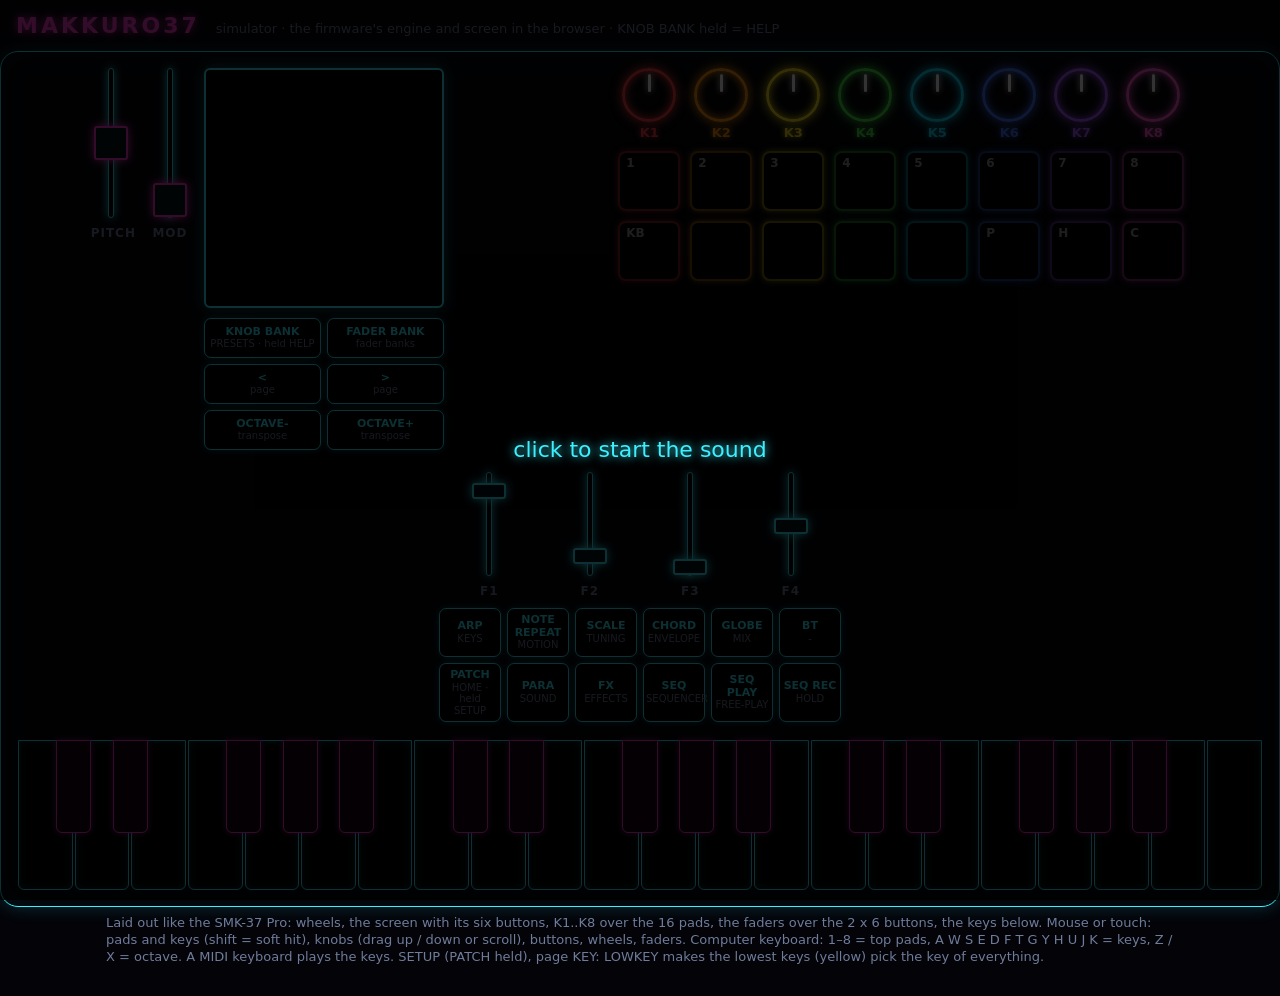
<file: makkuro37-sim/index.html>
<!doctype html>
<!-- SPDX-License-Identifier: GPL-3.0-only
     Copyright (C) 2026 M. Geisler (makkuro) -->
<html lang="en">
<head>
<meta charset="utf-8">
<meta name="viewport" content="width=device-width, initial-scale=1">
<title>Makkuro37 simulator</title>
<style>
  :root { --bg: #030308; --cy: #3cf0ff; --mg: #ff3cd2; --dim: #6f7c9a; --line: #1d4a5a; }
  * { box-sizing: border-box; }
  body { margin: 0; background: var(--bg); color: var(--cy); font: 13px/1.3 system-ui, sans-serif; user-select: none;
         -webkit-user-select: none; touch-action: manipulation; }
  header { padding: 12px 16px 4px; display: flex; flex-wrap: wrap; gap: 4px 16px; align-items: baseline; }
  header h1 { margin: 0; font-size: 22px; color: var(--mg); letter-spacing: 3px; text-shadow: 0 0 10px var(--mg); }
  header span { color: var(--dim); }
  /* the panel: the SMK-37 Pro's arrangement, left to right; the blocks wrap on narrow windows */
  .smk { margin: 6px auto; max-width: 1500px; padding: 16px; border: 1px solid var(--cy); border-radius: 18px;
         box-shadow: 0 0 18px #3cf0ff33, inset 0 0 30px #3cf0ff11; display: flex; flex-direction: column; gap: 18px; }
  .top { display: flex; flex-wrap: wrap; gap: 22px; justify-content: space-around; align-items: flex-start; }
  .blk { display: flex; gap: 14px; align-items: flex-start; }
  .lab { text-align: center; color: var(--dim); font-size: 12px; font-weight: 600; letter-spacing: 1px; margin-top: 4px; }
  /* sliders: wheels and faders as neon slots */
  input.v { writing-mode: vertical-lr; direction: rtl; -webkit-appearance: none; appearance: none; background: transparent;
            width: 40px; height: 150px; margin: 0; cursor: pointer; }
  .faders input.v { height: 104px; }
  input.v::-webkit-slider-runnable-track { width: 6px; border-radius: 3px; background: #000; border: 1px solid var(--cy);
            box-shadow: 0 0 8px var(--cy); }
  input.v::-moz-range-track { width: 6px; border-radius: 3px; background: #000; border: 1px solid var(--cy); box-shadow: 0 0 8px var(--cy); }
  input.v::-webkit-slider-thumb { -webkit-appearance: none; width: 34px; height: 16px; border-radius: 3px; background: #04121a;
            border: 2px solid var(--cy); box-shadow: 0 0 10px var(--cy); margin-left: -15px; }
  input.v::-moz-range-thumb { width: 30px; height: 12px; border-radius: 3px; background: #04121a; border: 2px solid var(--cy);
            box-shadow: 0 0 10px var(--cy); }
  input.v.w::-webkit-slider-thumb { height: 34px; border-color: var(--mg); box-shadow: 0 0 10px var(--mg); }
  input.v.w::-moz-range-thumb { height: 30px; border-color: var(--mg); box-shadow: 0 0 10px var(--mg); }
  /* the screen: 240 x 240 at 1:1, 2x when the window is wide */
  .scr { display: flex; flex-direction: column; gap: 10px; }
  #screen { width: 240px; height: 240px; image-rendering: pixelated; image-rendering: crisp-edges; display: block;
            border: 2px solid var(--cy); border-radius: 6px; box-shadow: 0 0 14px #3cf0ff66; background: #000; }
  @media (min-width: 1900px) { #screen { width: 480px; height: 480px; } .smk { max-width: 1900px; } }
  .nav { display: grid; grid-template-columns: 1fr 1fr; gap: 6px; }
  /* buttons */
  .btn { border: 1.5px solid var(--cy); border-radius: 7px; text-align: center; cursor: pointer; color: var(--cy);
         font-size: 11px; font-weight: 700; padding: 5px 2px; min-height: 40px; background: #000;
         box-shadow: 0 0 6px #3cf0ff55; display: flex; flex-direction: column; justify-content: center; line-height: 1.15; }
  .btn small { display: block; color: var(--dim); font-size: 10px; font-weight: 400; }
  .btn.lit { border-color: var(--mg); color: #fff; background: #3a0a30; box-shadow: 0 0 14px var(--mg); }
  .btn:active { background: #0a3440; }
  /* knobs over pads, one column each */
  .mid { display: grid; grid-template-columns: repeat(8, 72px); row-gap: 10px; }
  .knob { display: flex; flex-direction: column; align-items: center; gap: 3px; cursor: ns-resize; touch-action: none; }
  .knob .dial { width: 54px; height: 54px; border-radius: 50%; border: 3px solid var(--c); position: relative;
                box-shadow: 0 0 12px var(--c), inset 0 0 10px var(--c); }
  .knob .dial::after { content: ""; position: absolute; left: 50%; top: 3px; width: 3px; height: 18px; margin-left: -1.5px;
                       background: #fff; box-shadow: 0 0 6px #fff; border-radius: 2px; transform-origin: 50% 21px;
                       transform: rotate(var(--a, 0deg)); }
  .knob b { font-size: 13px; color: var(--c); text-shadow: 0 0 6px var(--c); }
  .pad { height: 60px; margin: 0 5px; border-radius: 8px; border: 2px solid var(--c); opacity: .9; cursor: pointer;
         background: #000; position: relative; box-shadow: 0 0 6px var(--c); }
  .pad i { position: absolute; left: 6px; top: 3px; font-style: normal; color: #ffffffaa; font-size: 12px; font-weight: 700; }
  /* faders over the 2 x 6 buttons */
  .rgt { display: flex; flex-direction: column; gap: 8px; }
  .faders { display: flex; justify-content: space-around; }
  .grid6 { display: grid; grid-template-columns: repeat(6, 62px); gap: 6px; }
  /* keys */
  .keys { position: relative; height: 150px; display: flex; touch-action: none; }
  .key { cursor: pointer; border-radius: 0 0 6px 6px; }
  .key.w { flex: 1; border: 1.5px solid var(--cy); margin: 0 1px; background: #000; box-shadow: inset 0 0 8px #3cf0ff33; }
  .key.b { position: absolute; top: 0; height: 62%; border: 1.5px solid var(--mg); background: #12020e; z-index: 2;
           box-shadow: 0 0 6px #ff3cd277; }
  .key.down.w { background: #3cf0ff; box-shadow: 0 0 18px var(--cy); }
  .key.down.b { background: var(--mg); box-shadow: 0 0 18px var(--mg); }
  .key.lk.w { border-color: #ffe61e; box-shadow: inset 0 0 8px #ffe61e44; }   /* LOWKEY: the key picker */
  .key.lk.b { border-color: #ffe61e; }
  .key.lk.down { background: #ffe61e; box-shadow: 0 0 18px #ffe61e; }
  @media (max-width: 700px) { .keys { height: 120px; } .mid { grid-template-columns: repeat(8, minmax(38px, 1fr)); }
    .knob .dial { width: 34px; height: 34px; } .knob .dial::after { height: 11px; transform-origin: 50% 14px; }
    .pad { height: 40px; margin: 0 2px; } .grid6 { grid-template-columns: repeat(6, minmax(48px, 1fr)); }
    .blk, .rgt, .mid { width: 100%; } .top { justify-content: center; } }
  #start { position: fixed; inset: 0; background: #000c; display: flex; align-items: center; justify-content: center;
           font-size: 22px; cursor: pointer; z-index: 10; color: var(--cy); text-shadow: 0 0 10px var(--cy); }
  .help { max-width: 1100px; margin: 8px auto 30px; padding: 0 16px; color: var(--dim); }
</style>
</head>
<body>
<header><h1>MAKKURO37</h1><span>simulator · the firmware's engine and screen in the browser · KNOB BANK held = HELP</span>
  <span id="status"></span></header>
<div class="smk">
  <div class="top">
    <div class="blk">
      <div><input class="v w" id="pitch" type="range" min="450" max="630" value="540"><div class="lab">PITCH</div></div>
      <div><input class="v w" id="mod" type="range" min="0" max="130" value="0"><div class="lab">MOD</div></div>
      <div class="scr"><canvas id="screen" width="240" height="240"></canvas><div class="nav" id="nav"></div></div>
    </div>
    <div class="mid" id="mid"></div>
    <div class="rgt"><div class="faders" id="faders"></div><div class="grid6" id="grid6"></div></div>
  </div>
  <div class="keys" id="keys"></div>
</div>
<div class="help">Laid out like the SMK-37 Pro: wheels, the screen with its six buttons, K1..K8 over the 16 pads, the faders
  over the 2 x 6 buttons, the keys below. Mouse or touch: pads and keys (shift = soft hit), knobs (drag up / down or scroll),
  buttons, wheels, faders. Computer keyboard: 1–8 = top pads, A W S E D F T G Y H U J K = keys, Z / X = octave.
  A MIDI keyboard plays the keys. SETUP (PATCH held), page KEY: LOWKEY makes the lowest keys (yellow) pick the key of everything.</div>
<div id="start">click to start the sound</div>
<script>
const $ = (id) => document.getElementById(id);
let node = null;
const send = (m) => node && node.port.postMessage(m);
const mk = (cls, html) => { const e = document.createElement("div"); e.className = cls; if (html) e.innerHTML = html; return e; };

// ---- the screen
const ctx = $("screen").getContext("2d"), img = ctx.createImageData(240, 240);
function drawFb(fb) {
  const d = img.data;
  for (let i = 0; i < 240 * 240; i++) {
    const c = fb[i];
    d[4 * i] = ((c >> 11) & 31) * 255 / 31; d[4 * i + 1] = ((c >> 5) & 63) * 255 / 63; d[4 * i + 2] = (c & 31) * 255 / 31; d[4 * i + 3] = 255;
  }
  ctx.putImageData(img, 0, 0);
}

// ---- buttons (HAL ids): SMK name, what it does in Makkuro37
const BTN = [["KNOB BANK", "PRESETS · held HELP"], ["FADER BANK", "fader banks"], ["<", "page"], [">", "page"],
  ["OCTAVE-", "transpose"], ["OCTAVE+", "transpose"], ["ARP", "KEYS"], ["NOTE REPEAT", "MOTION"], ["SCALE", "TUNING"],
  ["CHORD", "ENVELOPE"], ["GLOBE", "MIX"], ["BT", "-"], ["PATCH", "HOME · held SETUP"], ["PARA", "SOUND"],
  ["FX", "EFFECTS"], ["SEQ", "SEQUENCER"], ["SEQ PLAY", "FREE-PLAY"], ["SEQ REC", "HOLD"]];
const btnEl = [];
function button(b, parent) {
  const el = mk("btn", `${BTN[b][0]}<small>${BTN[b][1]}</small>`);
  el.addEventListener("pointerdown", (ev) => { el.setPointerCapture(ev.pointerId); send({ type: "button", b, down: 1 }); });
  el.addEventListener("pointerup", () => send({ type: "button", b, down: 0 }));
  btnEl[b] = el;
  parent.appendChild(el);
}
[0, 1, 2, 3, 4, 5].forEach((b) => button(b, $("nav")));                  // under the screen, 2 x 3
[6, 7, 8, 9, 10, 11, 12, 13, 14, 15, 16, 17].forEach((b) => button(b, $("grid6")));   // under the faders, 2 x 6

// ---- knobs K1..K8 (HAL encoders 0..7), each over its pad column
const KC = ["#ff4040", "#ff9614", "#ffe61e", "#46e646", "#14dcff", "#4678ff", "#aa5aff", "#ff5ad2"];   // the columns' colours
for (let e = 0; e < 8; e++) {
  const k = mk("knob", `<div class="dial"></div><b>K${e + 1}</b>`);
  k.style.setProperty("--c", KC[e]);
  let ang = 0, y0 = null, acc = 0;
  const turn = (s) => { if (!s) return; ang += s * 12; k.firstChild.style.setProperty("--a", ang + "deg"); send({ type: "enc", e, steps: s }); };
  k.addEventListener("pointerdown", (ev) => { y0 = ev.clientY; acc = 0; k.setPointerCapture(ev.pointerId); });
  k.addEventListener("pointermove", (ev) => { if (y0 === null) return; acc += y0 - ev.clientY; y0 = ev.clientY;
    const s = Math.trunc(acc / 8); if (s) { acc -= s * 8; turn(s); } });
  k.addEventListener("pointerup", () => { y0 = null; });
  k.addEventListener("wheel", (ev) => { ev.preventDefault(); turn(ev.deltaY < 0 ? 1 : -1); }, { passive: false });
  $("mid").appendChild(k);
}

// ---- pads: hardware 0..7 top row, 8..15 bottom row
const padEl = [];
for (let p = 0; p < 16; p++) {
  const el = mk("pad", `<i>${p < 8 ? p + 1 : ["KB", "", "", "", "", "P", "H", "C"][p - 8]}</i>`);
  el.style.setProperty("--c", KC[p & 7] + "88");
  el.addEventListener("pointerdown", (ev) => { el.setPointerCapture(ev.pointerId); send({ type: "pad", pad: p, vel: ev.shiftKey ? 40 : 110 }); });
  el.addEventListener("pointerup", () => send({ type: "pad", pad: p, vel: 0 }));
  padEl[p] = el;
  $("mid").appendChild(el);
}

// ---- faders: what they move is the bank shown on FADER BANK (as the simulated device starts)
const FV = [112, 16, 0, 60];
for (let i = 0; i < 4; i++) {
  const d = mk("", `<input class="v" type="range" min="0" max="127" value="${FV[i]}"><div class="lab">F${i + 1}</div>`);
  d.firstChild.addEventListener("input", (ev) => send({ type: "fader", i, v: +ev.target.value }));
  $("faders").appendChild(d);
}

// ---- wheels: pitch springs back; mod up = more (raw 615 down .. 485 up)
const pitch = $("pitch");
let pitchHeld = false, pitchAnim = 0;
pitch.addEventListener("input", () => send({ type: "wheel", i: 0, raw: +pitch.value }));
pitch.addEventListener("pointerdown", () => { pitchHeld = true; cancelAnimationFrame(pitchAnim); });
function pitchHome() {                                 // let go: the spring pulls it back to the middle
  pitchHeld = false;
  cancelAnimationFrame(pitchAnim);
  const step = () => {
    const v = +pitch.value, d = 540 - v;
    pitch.value = Math.abs(d) < 2 ? 540 : v + d * 0.35;
    send({ type: "wheel", i: 0, raw: Math.round(+pitch.value) });
    if (+pitch.value !== 540 && !pitchHeld) pitchAnim = requestAnimationFrame(step);
  };
  pitchAnim = requestAnimationFrame(step);
}
["change", "pointerup", "pointercancel", "lostpointercapture", "blur"].forEach((e) => pitch.addEventListener(e, () => { if (+pitch.value !== 540) pitchHome(); }));
window.addEventListener("pointerup", () => { if (pitchHeld) pitchHome(); });
$("mod").addEventListener("input", (ev) => send({ type: "wheel", i: 1, raw: 615 - +ev.target.value }));

// ---- keys: 37, C..C, across the full width (black keys placed in % of it)
const keyEl = [], WHITE = [0, 2, 4, 5, 7, 9, 11];
let wx = 0;
for (let k = 0; k < 37; k++) {
  const white = WHITE.includes(k % 12), el = mk("key " + (white ? "w" : "b"));
  if (white) wx++;
  else { el.style.left = (wx / 22 - 0.31 / 22) * 100 + "%"; el.style.width = 0.62 / 22 * 100 + "%"; }
  el.addEventListener("pointerdown", (ev) => { el.setPointerCapture(ev.pointerId); keyDown(k, 1, ev.shiftKey ? 40 : 100); });
  el.addEventListener("pointerup", () => keyDown(k, 0));
  keyEl[k] = el;
  $("keys").appendChild(el);
}
function keyDown(k, d, vel) { keyEl[k].classList.toggle("down", !!d); send({ type: "key", key: k, down: d, vel: vel || 100 }); }
const KB = "awsedftgyhujk", held = {};
let kbo = 12;
addEventListener("keydown", (ev) => {
  if (ev.repeat || ev.ctrlKey || ev.metaKey) return;
  const c = ev.key.toLowerCase(), i = KB.indexOf(c);
  if (i >= 0 && kbo + i < 37) { held[c] = kbo + i; keyDown(kbo + i, 1); }
  else if (c === "z") kbo = Math.max(0, kbo - 12);
  else if (c === "x") kbo = Math.min(24, kbo + 12);
  else if (c >= "1" && c <= "8") { held[c] = -1; send({ type: "pad", pad: +c - 1, vel: 110 }); }
});
addEventListener("keyup", (ev) => {
  const c = ev.key.toLowerCase();
  if (held[c] === undefined) return;
  if (held[c] >= 0) keyDown(held[c], 0); else send({ type: "pad", pad: +c - 1, vel: 0 });
  delete held[c];
});

// ---- the device's frames: the pads light like their LEDs
function frame(m) {
  if (m.fb) drawFb(m.fb);
  if (m.pads) m.pads.forEach((c, p) => {
    let r = (c >> 16) & 255, g = (c >> 8) & 255, b = c & 255;
    const k = Math.min(5, 255 / Math.max(1, r, g, b));          // LEDs are dim: shown brighter here
    r = Math.round(r * k); g = Math.round(g * k); b = Math.round(b * k);
    const lit = Math.max(r, g, b) > 40, col = `rgb(${r},${g},${b})`;
    padEl[p].style.background = lit ? col : "#000";
    padEl[p].style.borderColor = lit ? col : "";
    padEl[p].style.boxShadow = lit ? `0 0 16px ${col}` : "";
  });
  if (m.lowkeys !== undefined) keyEl.forEach((el, k) => el.classList.toggle("lk", k < 12 * m.lowkeys));   // (yellow: they pick the key)
  if (m.leds !== undefined) btnEl.forEach((el, b) => el && el.classList.toggle("lit", !!((m.leds >> b) & 1)));
}

$("start").addEventListener("click", async () => {
  $("start").textContent = "loading…";
  try {
    const ac = new AudioContext({ sampleRate: 44100, latencyHint: "interactive" });
    await ac.audioWorklet.addModule("worklet.js");
    node = new AudioWorkletNode(ac, "makkuro", { numberOfInputs: 0, outputChannelCount: [2] });
    node.connect(ac.destination);
    node.port.onmessage = (e) => {
      const m = e.data;
      if (m.type === "frame") frame(m);
      else if (m.type === "ready") {
        $("start").remove();
        $("status").textContent = "running · " + ac.sampleRate + " Hz";
        if (/demo/.test(location.search)) {           // (a test: preset 1, then home)
          const tap = (msg, off, at) => setTimeout(() => { send(msg); setTimeout(() => send(off), 80); }, at);
          tap({ type: "pad", pad: 0, vel: 110 }, { type: "pad", pad: 0, vel: 0 }, 300);
          tap({ type: "button", b: 0, down: 1 }, { type: "button", b: 0, down: 0 }, 700);
        }
      }
      else if (m.type === "error") $("start").textContent = "error: " + m.message;
    };
    const wasm = await (await fetch("sim.wasm")).arrayBuffer();
    node.port.postMessage({ type: "load", wasm }, [wasm]);
    await ac.resume();
    if (navigator.requestMIDIAccess) navigator.requestMIDIAccess().then((ma) => {
      for (const i of ma.inputs.values()) i.onmidimessage = (ev) => send({ type: "midi", d: Array.from(ev.data) });
    }).catch(() => {});
  } catch (err) { $("start").textContent = "error: " + err.message; }
});
if (/auto/.test(location.search)) $("start").click();   // (tests: no click needed)
else if (/view/.test(location.search)) $("start").remove();   // (screenshots: the panel only)
</script>
</body>
</html>
</file>
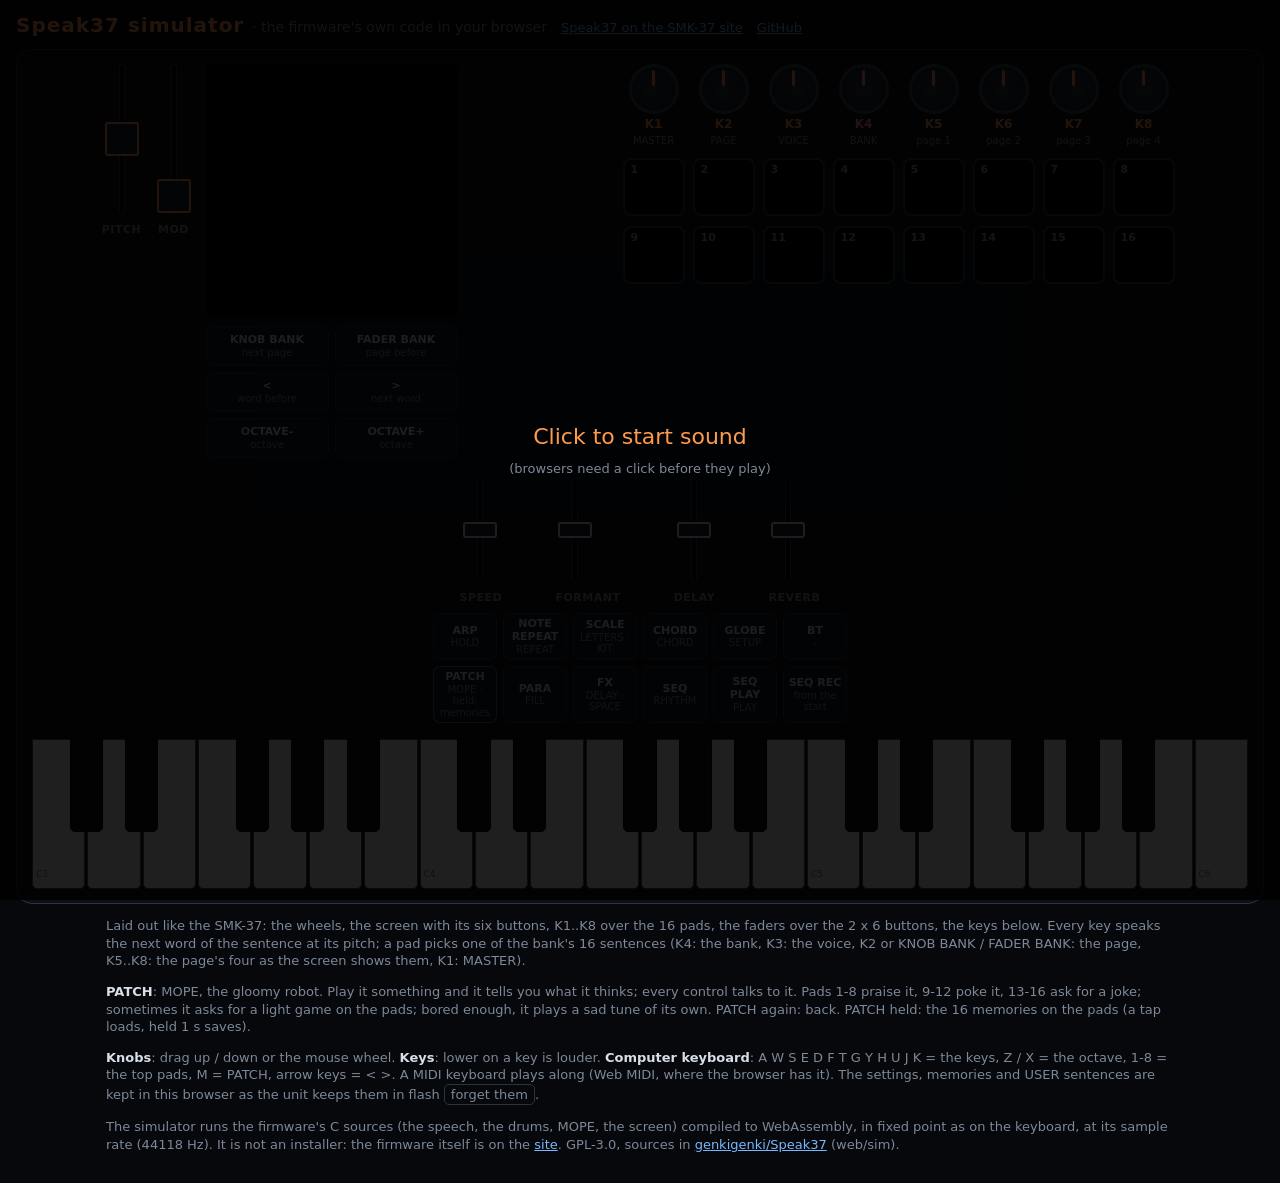
<file: speak37-sim/index.html>
<!doctype html>
<!-- SPDX-License-Identifier: GPL-3.0-only
     Copyright (C) 2026 M. Geisler (genkigenki/makkuro) -->
<html lang="en">
<head>
<meta charset="utf-8">
<meta name="viewport" content="width=device-width, initial-scale=1">
<title>Speak37 simulator</title>
<meta name="description" content="Speak37, the talking synth for the M-Vave SMK-37, in the browser: the firmware's own code compiled to WebAssembly.">
<style>
  :root { --bg: #06080b; --panel: #0c1016; --or: #ff9a4a; --gr: #7dffb0; --bl: #79b8ff; --pk: #ff7ac8;
          --dim: #7d8898; --line: #2a3340; --txt: #d7dee8; }
  * { box-sizing: border-box; }
  html, body { overflow-x: hidden; }
  body { margin: 0; background: var(--bg); color: var(--txt); font: 13px/1.35 system-ui, sans-serif;
         user-select: none; -webkit-user-select: none; touch-action: manipulation; }
  a { color: var(--bl); }
  header { padding: 12px 16px 4px; display: flex; flex-wrap: wrap; gap: 4px 14px; align-items: baseline; }
  header h1 { margin: 0; font-size: 20px; color: var(--or); letter-spacing: 1px; }
  header h1 span { color: var(--dim); font-weight: 400; font-size: 14px; letter-spacing: 0; }
  header nav { display: flex; gap: 14px; flex-wrap: wrap; }
  #status { color: var(--dim); }
  /* the panel: the SMK-37's arrangement, left to right; the blocks wrap on narrow windows */
  .smk { margin: 6px 16px; padding: 14px; border: 1px solid var(--line); border-radius: 16px; background: var(--panel);
         display: flex; flex-direction: column; gap: 16px; }
  @media (min-width: 1532px) { .smk { max-width: 1500px; margin: 6px auto; } }
  .top { display: flex; flex-wrap: wrap; gap: 20px; justify-content: space-around; align-items: flex-start; }
  .blk { display: flex; gap: 12px; align-items: flex-start; }
  .lab { text-align: center; color: var(--dim); font-size: 11px; font-weight: 600; letter-spacing: .5px; margin-top: 4px; }
  /* wheels and faders */
  input.v { writing-mode: vertical-lr; direction: rtl; -webkit-appearance: none; appearance: none; background: transparent;
            width: 40px; height: 150px; margin: 0; cursor: pointer; touch-action: none; }
  .faders input.v { height: 104px; }
  input.v::-webkit-slider-runnable-track { width: 6px; border-radius: 3px; background: #000; border: 1px solid var(--line); }
  input.v::-moz-range-track { width: 6px; border-radius: 3px; background: #000; border: 1px solid var(--line); }
  input.v::-webkit-slider-thumb { -webkit-appearance: none; width: 34px; height: 16px; border-radius: 3px; background: #1a212b;
            border: 2px solid var(--txt); margin-left: -15px; }
  input.v::-moz-range-thumb { width: 30px; height: 12px; border-radius: 3px; background: #1a212b; border: 2px solid var(--txt); }
  input.v.w::-webkit-slider-thumb { height: 34px; border-color: var(--or); }
  input.v.w::-moz-range-thumb { height: 30px; border-color: var(--or); }
  /* the screen: 240 x 240, scaled by whole pixels */
  .scr { display: flex; flex-direction: column; gap: 10px; }
  #screen { width: 240px; height: 240px; image-rendering: pixelated; image-rendering: crisp-edges; display: block;
            border: 6px solid #000; border-radius: 6px; background: #000; box-sizing: content-box; }
  @media (min-width: 1900px) { #screen { width: 480px; height: 480px; } }
  .nav { display: grid; grid-template-columns: 1fr 1fr; gap: 6px; }
  /* buttons */
  .btn { border: 1.5px solid var(--line); border-radius: 7px; text-align: center; cursor: pointer; color: var(--txt);
         font-size: 11px; font-weight: 700; padding: 4px 2px; min-height: 40px; background: #12171e; touch-action: none;
         display: flex; flex-direction: column; justify-content: center; line-height: 1.15; overflow: hidden; }
  .btn small { display: block; color: var(--dim); font-size: 10px; font-weight: 400; }
  .btn.lit { border-color: var(--or); color: #fff; background: #3b2210; box-shadow: 0 0 10px #ff9a4a88; }
  .btn.mope { border-color: #79b8ff88; }
  .btn.down { background: #26303c; }
  /* knobs over pads, one column each */
  .mid { display: grid; grid-template-columns: repeat(8, 70px); row-gap: 10px; }
  .knob { display: flex; flex-direction: column; align-items: center; gap: 2px; cursor: ns-resize; touch-action: none; }
  .knob .dial { width: 50px; height: 50px; border-radius: 50%; border: 3px solid #39424f; position: relative;
                background: radial-gradient(#2a323d, #12171e); }
  .knob .dial::after { content: ""; position: absolute; left: 50%; top: 3px; width: 3px; height: 16px; margin-left: -1.5px;
                       background: var(--c); border-radius: 2px; transform-origin: 50% 19px; transform: rotate(var(--a, 0deg)); }
  .knob b { font-size: 12px; color: var(--c); }
  .knob small { color: var(--dim); font-size: 10px; text-align: center; }
  .pad { height: 58px; margin: 0 4px; border-radius: 8px; border: 2px solid #2c3440; cursor: pointer; touch-action: none;
         background: #000; position: relative; }
  .pad i { position: absolute; left: 6px; top: 3px; font-style: normal; color: #ffffff99; font-size: 11px; font-weight: 700;
           text-shadow: 0 0 3px #000; }
  /* faders over the 2 x 6 buttons */
  .rgt { display: flex; flex-direction: column; gap: 8px; }
  .faders { display: flex; justify-content: space-around; }
  .grid6 { display: grid; grid-template-columns: repeat(6, 64px); gap: 6px; }
  /* keys */
  .keys { position: relative; height: 150px; display: flex; touch-action: none; }
  .key { cursor: pointer; border-radius: 0 0 5px 5px; }
  .key.w { flex: 1; border: 1px solid #444c58; margin: 0 1px; background: #e9edf2; }
  .key.b { position: absolute; top: 0; height: 62%; background: #111; border: 1px solid #000; z-index: 2; }
  .key.down.w { background: var(--or); }
  .key.down.b { background: #c8661f; }
  .key.c::after { content: attr(data-n); position: absolute; margin: 128px 0 0 3px; font-size: 9px; color: #6a7380; }
  .key.c { position: relative; }
  @media (max-width: 760px) {
    .smk { padding: 10px; gap: 12px; } .top { gap: 12px; }
    .blk, .rgt, .mid { width: 100%; } .blk { justify-content: center; }
    .mid { grid-template-columns: repeat(8, minmax(0, 1fr)); }
    .knob .dial { width: 32px; height: 32px; border-width: 2px; } .knob .dial::after { height: 10px; transform-origin: 50% 13px; top: 2px; }
    .knob small { font-size: 9px; } .pad { height: 40px; margin: 0 2px; }
    .grid6 { grid-template-columns: repeat(6, minmax(0, 1fr)); gap: 4px; } .btn { font-size: 10px; } .btn small { font-size: 9px; }
    .keys { height: 120px; } .key.c::after { display: none; }
  }
  @media (max-width: 420px) { input.v { width: 30px; height: 130px; } .blk { gap: 6px; } .faders input.v { height: 96px; } }
  #start { position: fixed; inset: 0; background: #000d; display: flex; flex-direction: column; gap: 8px; align-items: center;
           justify-content: center; font-size: 22px; cursor: pointer; z-index: 10; color: var(--or); text-align: center; padding: 16px; }
  #start small { color: var(--dim); font-size: 13px; }
  .help { max-width: 1100px; margin: 8px auto 30px; padding: 0 16px; color: var(--dim); }
  .help b { color: var(--txt); font-weight: 600; }
  .help button { background: none; border: 1px solid var(--line); color: var(--dim); border-radius: 5px; cursor: pointer; font: inherit; }
</style>
</head>
<body>
<header><h1>Speak37 simulator <span>· the firmware's own code in your browser</span></h1>
  <nav><a href="https://genkigenki.github.io/smk37/#fw-speak37">Speak37 on the SMK-37 site</a>
    <a href="https://github.com/genkigenki/Speak37">GitHub</a></nav>
  <span id="status"></span></header>
<div class="smk">
  <div class="top">
    <div class="blk">
      <div><input class="v w" id="pitch" type="range" min="450" max="630" value="540" aria-label="pitch wheel"><div class="lab">PITCH</div></div>
      <div><input class="v w" id="mod" type="range" min="0" max="130" value="0" aria-label="mod wheel"><div class="lab">MOD</div></div>
      <div class="scr"><canvas id="screen" width="240" height="240"></canvas><div class="nav" id="nav"></div></div>
    </div>
    <div class="mid" id="mid"></div>
    <div class="rgt"><div class="faders" id="faders"></div><div class="grid6" id="grid6"></div></div>
  </div>
  <div class="keys" id="keys"></div>
</div>
<div class="help">
  <p>Laid out like the SMK-37: the wheels, the screen with its six buttons, K1..K8 over the 16 pads, the faders over the
  2 x 6 buttons, the keys below. Every key speaks the next word of the sentence at its pitch; a pad picks one of the
  bank's 16 sentences (K4: the bank, K3: the voice, K2 or KNOB BANK / FADER BANK: the page, K5..K8: the page's four
  as the screen shows them, K1: MASTER).</p>
  <p><b>PATCH</b>: MOPE, the gloomy robot. Play it something and it tells you what it thinks; every control talks to it.
  Pads 1-8 praise it, 9-12 poke it, 13-16 ask for a joke; sometimes it asks for a light game on the pads; bored enough,
  it plays a sad tune of its own. PATCH again: back. PATCH held: the 16 memories on the pads (a tap loads, held 1 s saves).</p>
  <p><b>Knobs</b>: drag up / down or the mouse wheel. <b>Keys</b>: lower on a key is louder.
  <b>Computer keyboard</b>: A W S E D F T G Y H U J K = the keys, Z / X = the octave, 1-8 = the top pads,
  M = PATCH, arrow keys = &lt; &gt;. A MIDI keyboard plays along (Web MIDI, where the browser has it).
  The settings, memories and USER sentences are kept in this browser as the unit keeps them in flash
  <button id="forget">forget them</button>.</p>
  <p>The simulator runs the firmware's C sources (the speech, the drums, MOPE, the screen) compiled to WebAssembly,
  in fixed point as on the keyboard, at its sample rate (44118 Hz). It is not an installer: the firmware itself is on the
  <a href="https://genkigenki.github.io/smk37/#fw-speak37">site</a>. GPL-3.0, sources in
  <a href="https://github.com/genkigenki/Speak37">genkigenki/Speak37</a> (web/sim).</p>
</div>
<div id="start">Click to start sound<small>(browsers need a click before they play)</small></div>
<script>
const $ = (id) => document.getElementById(id);
let node = null;
const send = (m) => node && node.port.postMessage(m);
const cap = (el, ev) => { try { el.setPointerCapture(ev.pointerId); } catch (e) {} };
const mk = (cls, html) => { const e = document.createElement("div"); e.className = cls; if (html) e.innerHTML = html; return e; };

// ---- the screen
const ctx = $("screen").getContext("2d"), img = ctx.createImageData(240, 240);
function drawFb(fb) {
  const d = img.data;
  for (let i = 0; i < 240 * 240; i++) {
    const c = fb[i];
    d[4 * i] = (c >> 11) << 3 | c >> 13; d[4 * i + 1] = ((c >> 5) & 63) << 2 | ((c >> 9) & 3); d[4 * i + 2] = (c & 31) << 3 | ((c >> 2) & 7); d[4 * i + 3] = 255;
  }
  ctx.putImageData(img, 0, 0);
}
function fitScreen() {   // whole-pixel scale: 1x, 2x where the window has room
  const s = $("screen"), w = innerWidth;
  const k = w >= 1900 ? 2 : 1;
  s.style.width = s.style.height = 240 * k + "px";
}
addEventListener("resize", fitScreen); fitScreen();

// ---- buttons (the HAL's ids): the SMK's name, what it does in Speak37
const BTN = [["KNOB BANK", "next page"], ["FADER BANK", "page before"], ["<", "word before"], [">", "next word"],
  ["OCTAVE-", "octave"], ["OCTAVE+", "octave"], ["ARP", "HOLD"], ["NOTE REPEAT", "REPEAT"], ["SCALE", "LETTERS · KIT"],
  ["CHORD", "CHORD"], ["GLOBE", "SETUP"], ["BT", "-"], ["PATCH", "MOPE · held: memories"],
  ["PARA", "FILL"], ["FX", "DELAY · SPACE"], ["SEQ", "RHYTHM"], ["SEQ PLAY", "PLAY"], ["SEQ REC", "from the start"]];
const btnEl = [];
function button(b, parent) {
  const el = mk("btn" + (b === 12 ? " mope" : ""), `${BTN[b][0]}<small>${BTN[b][1]}</small>`);
  let down = false;
  const up = () => { if (!down) return; down = false; el.classList.remove("down"); send({ type: "button", b, down: 0 }); };
  el.addEventListener("pointerdown", (ev) => { cap(el, ev); down = true; el.classList.add("down"); send({ type: "button", b, down: 1 }); });
  el.addEventListener("pointerup", up); el.addEventListener("pointercancel", up); el.addEventListener("lostpointercapture", up);
  btnEl[b] = el;
  parent.appendChild(el);
}
[0, 1, 2, 3, 4, 5].forEach((b) => button(b, $("nav")));                  // under the screen, 2 x 3
[6, 7, 8, 9, 10, 11, 12, 13, 14, 15, 16, 17].forEach((b) => button(b, $("grid6")));   // under the faders, 2 x 6
function tapButton(b, d) { btnEl[b].classList.toggle("down", !!d); send({ type: "button", b, down: d }); }

// ---- knobs K1..K8 (HAL encoders 0..7)
const KN = ["MASTER", "PAGE", "VOICE", "BANK", "page 1", "page 2", "page 3", "page 4"];
const KC = ["#ff9a4a", "#ff9a4a", "#ff9a4a", "#ff7ac8", "#ff9a4a", "#ff9a4a", "#ff9a4a", "#ff9a4a"];   // (as the screen's cells)
for (let e = 0; e < 8; e++) {
  const k = mk("knob", `<div class="dial"></div><b>K${e + 1}</b><small>${KN[e]}</small>`);
  k.style.setProperty("--c", KC[e]);
  let ang = 0, y0 = null, acc = 0;
  const turn = (s) => { if (!s) return; ang += s * 15; k.firstChild.style.setProperty("--a", ang + "deg"); send({ type: "enc", e, steps: s }); };
  k.addEventListener("pointerdown", (ev) => { y0 = ev.clientY; acc = 0; cap(k, ev); });
  k.addEventListener("pointermove", (ev) => { if (y0 === null) return; acc += y0 - ev.clientY; y0 = ev.clientY;
    const s = Math.trunc(acc / 10); if (s) { acc -= s * 10; turn(s); } });
  const end = () => { y0 = null; };
  k.addEventListener("pointerup", end); k.addEventListener("pointercancel", end);
  k.addEventListener("wheel", (ev) => { ev.preventDefault(); turn(ev.deltaY < 0 ? 1 : -1); }, { passive: false });
  $("mid").appendChild(k);
}

// ---- pads: 0..7 the top row, 8..15 the bottom row
const padEl = [];
for (let p = 0; p < 16; p++) {
  const el = mk("pad", `<i>${p + 1}</i>`);
  let down = false;
  const up = () => { if (!down) return; down = false; send({ type: "pad", pad: p, vel: 0 }); };
  el.addEventListener("pointerdown", (ev) => {
    cap(el, ev); down = true;
    const r = el.getBoundingClientRect(), y = Math.min(1, Math.max(0, (ev.clientY - r.top) / r.height));
    send({ type: "pad", pad: p, vel: Math.round(50 + 77 * y) });   // (lower on the pad: harder, KIT's hits by it)
  });
  el.addEventListener("pointerup", up); el.addEventListener("pointercancel", up); el.addEventListener("lostpointercapture", up);
  padEl[p] = el;
  $("mid").appendChild(el);
}

// ---- faders: SPEED, FORMANT, DELAY, REVERB (each takes over once moved, as on the unit)
const FN = ["SPEED", "FORMANT", "DELAY", "REVERB"];
for (let i = 0; i < 4; i++) {
  const d = mk("", `<input class="v" type="range" min="0" max="127" value="64" aria-label="${FN[i]}"><div class="lab">${FN[i]}</div>`);
  d.firstChild.addEventListener("input", (ev) => send({ type: "fader", i, v: +ev.target.value }));
  $("faders").appendChild(d);
}

// ---- wheels: pitch springs back to its middle; mod up = more (raw 615 down .. 485 up)
const pitch = $("pitch");
let pitchHeld = false, pitchAnim = 0;
pitch.addEventListener("input", () => send({ type: "wheel", i: 0, raw: +pitch.value }));
pitch.addEventListener("pointerdown", () => { pitchHeld = true; cancelAnimationFrame(pitchAnim); });
function pitchHome() {
  pitchHeld = false;
  cancelAnimationFrame(pitchAnim);
  const step = () => {
    const v = +pitch.value, d = 540 - v;
    pitch.value = Math.abs(d) < 2 ? 540 : v + d * 0.35;
    send({ type: "wheel", i: 0, raw: Math.round(+pitch.value) });
    if (+pitch.value !== 540 && !pitchHeld) pitchAnim = requestAnimationFrame(step);
  };
  pitchAnim = requestAnimationFrame(step);
}
["change", "pointerup", "pointercancel", "lostpointercapture", "blur"].forEach((e) => pitch.addEventListener(e, () => { if (+pitch.value !== 540) pitchHome(); }));
addEventListener("pointerup", () => { if (pitchHeld) pitchHome(); });
$("mod").addEventListener("input", (ev) => send({ type: "wheel", i: 1, raw: 615 - +ev.target.value }));

// ---- keys: 37, C3..C6, across the full width
const keyEl = [], WHITE = [0, 2, 4, 5, 7, 9, 11];
let wx = 0;
for (let k = 0; k < 37; k++) {
  const white = WHITE.includes(k % 12), el = mk("key " + (white ? "w" : "b") + (k % 12 === 0 ? " c" : ""));
  if (k % 12 === 0) el.dataset.n = "C" + (3 + k / 12);
  if (white) wx++;
  else { el.style.left = (wx / 22 - 0.3 / 22) * 100 + "%"; el.style.width = 0.6 / 22 * 100 + "%"; }
  let down = false;
  const up = () => { if (!down) return; down = false; keyDown(k, 0); };
  el.addEventListener("pointerdown", (ev) => {
    cap(el, ev); down = true;
    const r = el.getBoundingClientRect(), y = Math.min(1, Math.max(0, (ev.clientY - r.top) / r.height));
    keyDown(k, 1, Math.round(55 + 72 * y));                 // (lower on the key: louder)
  });
  el.addEventListener("pointerup", up); el.addEventListener("pointercancel", up); el.addEventListener("lostpointercapture", up);
  keyEl[k] = el;
  $("keys").appendChild(el);
}
function keyDown(k, d, vel) { keyEl[k].classList.toggle("down", !!d); send({ type: "key", key: k, down: d, vel: vel || 100 }); }
const KB = "awsedftgyhujk", held = {};
let kbo = 12;
addEventListener("keydown", (ev) => {
  if (ev.repeat || ev.ctrlKey || ev.metaKey || ev.altKey) return;
  const c = ev.key.toLowerCase(), i = KB.indexOf(c);
  if (held[c] !== undefined) return;
  if (i >= 0 && kbo + i < 37) { held[c] = ["k", kbo + i]; keyDown(kbo + i, 1, 100); }
  else if (c === "z") kbo = Math.max(0, kbo - 12);
  else if (c === "x") kbo = Math.min(24, kbo + 12);
  else if (c >= "1" && c <= "8") { held[c] = ["p", +c - 1]; send({ type: "pad", pad: +c - 1, vel: 100 }); }
  else if (c === "m") { held[c] = ["b", 12]; tapButton(12, 1); }
  else if (c === "arrowleft") { held[c] = ["b", 2]; tapButton(2, 1); ev.preventDefault(); }
  else if (c === "arrowright") { held[c] = ["b", 3]; tapButton(3, 1); ev.preventDefault(); }
});
addEventListener("keyup", (ev) => {
  const c = ev.key.toLowerCase(), h = held[c];
  if (h === undefined) return;
  if (h[0] === "k") keyDown(h[1], 0); else if (h[0] === "p") send({ type: "pad", pad: h[1], vel: 0 }); else tapButton(h[1], 0);
  delete held[c];
});
addEventListener("blur", () => { for (const c of Object.keys(held)) dispatchEvent(new KeyboardEvent("keyup", { key: c })); });

// ---- the store: the firmware's records, kept in this browser
const SK = "speak37-sim-store", UK = "speak37-sim-user";
const b64 = (buf) => { let s = ""; for (const x of new Uint8Array(buf)) s += String.fromCharCode(x); return btoa(s); };
const unb64 = (s) => { const b = atob(s), u = new Uint8Array(b.length); for (let i = 0; i < b.length; i++) u[i] = b.charCodeAt(i); return u.buffer; };
function getStore(k) { try { const s = localStorage.getItem(k); return s ? unb64(s) : null; } catch (e) { return null; } }
function putStore(k, buf) { try { localStorage.setItem(k, b64(buf)); } catch (e) {} }
$("forget").addEventListener("click", () => { try { localStorage.removeItem(SK); localStorage.removeItem(UK); } catch (e) {}
  location.reload(); });

// ---- the device's frames: the pads light like their LEDs
function frame(m) {
  if (m.fb) drawFb(m.fb);
  if (m.pads) for (let p = 0; p < 16; p++) {
    // the LEDs' levels as the eye takes them (a square root: a dim pad stays dim, but visible)
    const v = [0, 1, 2].map((j) => Math.round(255 * Math.sqrt(m.pads[3 * p + j] / 255)));
    const lit = Math.max(...v) > 8, col = `rgb(${v[0]},${v[1]},${v[2]})`;
    padEl[p].style.background = lit ? col : "#000";
    padEl[p].style.borderColor = lit ? col : "";
    padEl[p].style.boxShadow = Math.max(...v) > 150 ? `0 0 14px ${col}` : "";
  }
  if (m.leds !== undefined) btnEl.forEach((el, b) => el && el.classList.toggle("lit", !!((m.leds >> b) & 1)));
  if (m.store) putStore(SK, m.store);
  if (m.ustore) putStore(UK, m.ustore);
}

async function start() {
  $("start").firstChild.textContent = "loading…";
  try {
    let ac;
    try { ac = new AudioContext({ sampleRate: 44118, latencyHint: "interactive" }); }   // (the firmware's rate)
    catch (e) { ac = new AudioContext({ latencyHint: "interactive" }); }               // (else resampled in the worklet)
    await ac.audioWorklet.addModule("worklet.js");
    node = new AudioWorkletNode(ac, "speak37", { numberOfInputs: 0, outputChannelCount: [2] });
    node.connect(ac.destination);
    node.port.onmessage = (e) => {
      const m = e.data;
      if (m.type === "frame") frame(m);
      else if (m.type === "ready") {
        $("start").remove();
        $("status").textContent = "running · " + ac.sampleRate + " Hz";
        if (/demo/.test(location.search)) setTimeout(() => { keyDown(12, 1, 100); setTimeout(() => keyDown(12, 0), 700); }, 1500);
      }
      else if (m.type === "error") $("start").firstChild.textContent = "error: " + m.message;
    };
    const wasm = await (await fetch("sim.wasm")).arrayBuffer();
    const store = getStore(SK), ustore = getStore(UK), tr = [wasm];
    node.port.postMessage({ type: "load", wasm, store, ustore, seed: (Math.random() * 4096) | 0 }, tr);
    await ac.resume();
    if (navigator.requestMIDIAccess) navigator.requestMIDIAccess().then((ma) => {
      const hook = () => { for (const i of ma.inputs.values()) i.onmidimessage = (ev) => send({ type: "midi", d: Array.from(ev.data) }); };
      hook(); ma.onstatechange = hook;
    }).catch(() => {});
  } catch (err) { $("start").firstChild.textContent = "error: " + err.message; }
}
$("start").addEventListener("click", start, { once: true });
if (/auto/.test(location.search)) $("start").click();   // (tests: no click needed)
else if (/view/.test(location.search)) $("start").remove();   // (screenshots: the panel only)
</script>
</body>
</html>
</file>
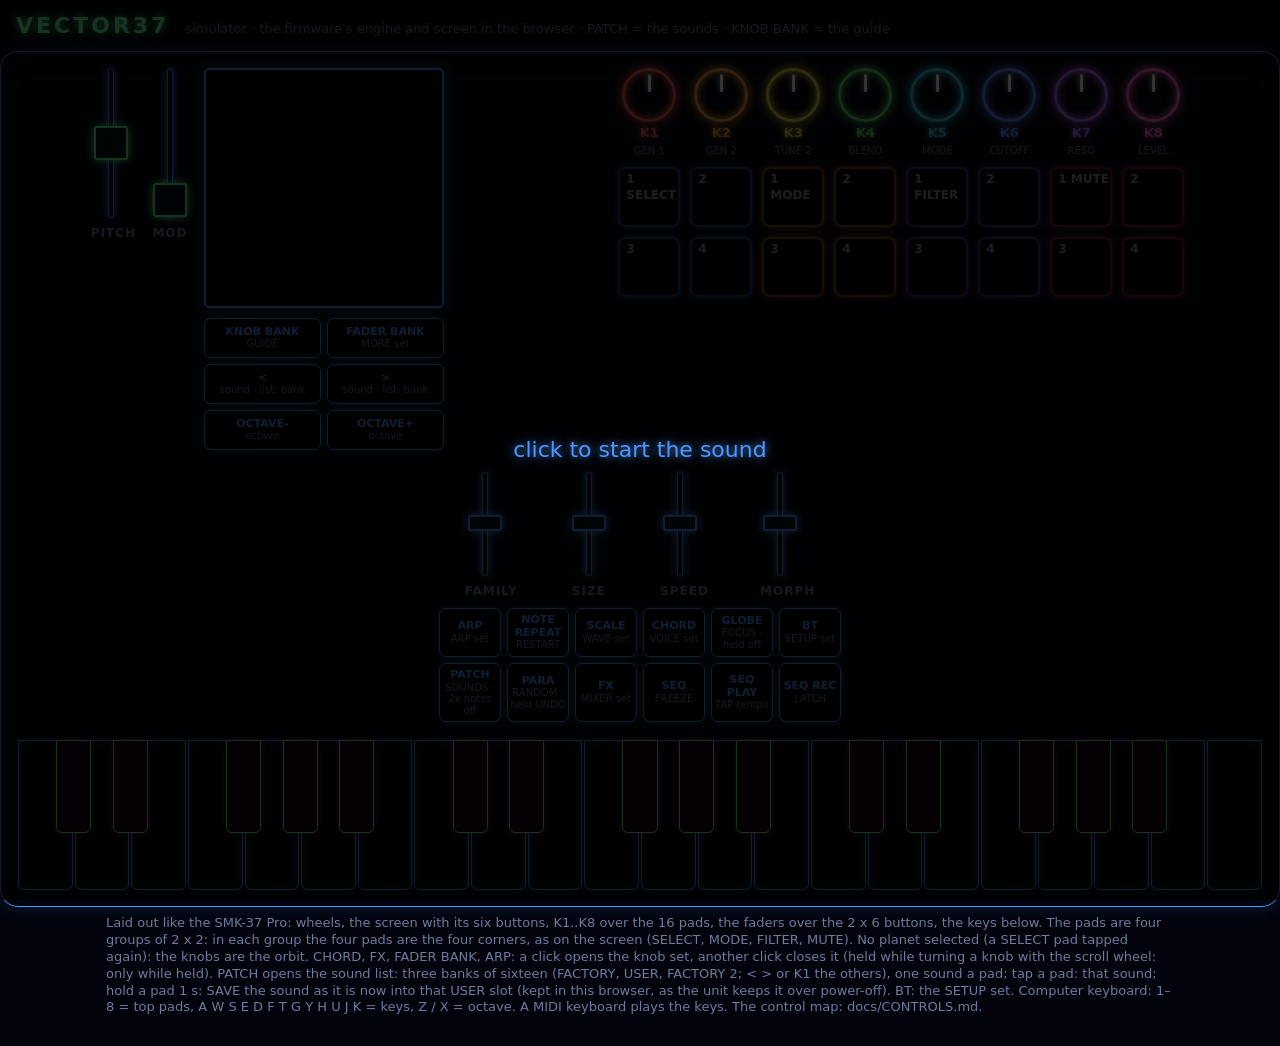
<file: vector37-sim/index.html>
<!doctype html>
<!-- SPDX-License-Identifier: GPL-3.0-only
     Copyright (C) 2026 M. Geisler (makkuro) -->
<html lang="en">
<head>
<meta charset="utf-8">
<meta name="viewport" content="width=device-width, initial-scale=1">
<title>Vector37 simulator</title>
<style>
  :root { --bg: #02030c; --cy: #5096ff; --mg: #6effa0; --dim: #6f7c9a; --line: #1d2a5a; }
  * { box-sizing: border-box; }
  body { margin: 0; background: var(--bg); color: var(--cy); font: 13px/1.3 system-ui, sans-serif; user-select: none;
         -webkit-user-select: none; touch-action: manipulation; }
  header { padding: 12px 16px 4px; display: flex; flex-wrap: wrap; gap: 4px 16px; align-items: baseline; }
  header h1 { margin: 0; font-size: 22px; color: var(--mg); letter-spacing: 3px; text-shadow: 0 0 10px var(--mg); }
  header span { color: var(--dim); }
  /* the panel: the SMK-37 Pro's arrangement, left to right; the blocks wrap on narrow windows */
  .smk { margin: 6px auto; max-width: 1500px; padding: 16px; border: 1px solid var(--cy); border-radius: 18px;
         box-shadow: 0 0 18px #5096ff33, inset 0 0 30px #5096ff11; display: flex; flex-direction: column; gap: 18px; }
  .top { display: flex; flex-wrap: wrap; gap: 22px; justify-content: space-around; align-items: flex-start; }
  .blk { display: flex; gap: 14px; align-items: flex-start; }
  .lab { text-align: center; color: var(--dim); font-size: 12px; font-weight: 600; letter-spacing: 1px; margin-top: 4px; }
  /* sliders: wheels and faders as neon slots */
  input.v { writing-mode: vertical-lr; direction: rtl; -webkit-appearance: none; appearance: none; background: transparent;
            width: 40px; height: 150px; margin: 0; cursor: pointer; }
  .faders input.v { height: 104px; }
  input.v::-webkit-slider-runnable-track { width: 6px; border-radius: 3px; background: #000; border: 1px solid var(--cy);
            box-shadow: 0 0 8px var(--cy); }
  input.v::-moz-range-track { width: 6px; border-radius: 3px; background: #000; border: 1px solid var(--cy); box-shadow: 0 0 8px var(--cy); }
  input.v::-webkit-slider-thumb { -webkit-appearance: none; width: 34px; height: 16px; border-radius: 3px; background: #04121a;
            border: 2px solid var(--cy); box-shadow: 0 0 10px var(--cy); margin-left: -15px; }
  input.v::-moz-range-thumb { width: 30px; height: 12px; border-radius: 3px; background: #04121a; border: 2px solid var(--cy);
            box-shadow: 0 0 10px var(--cy); }
  input.v.w::-webkit-slider-thumb { height: 34px; border-color: var(--mg); box-shadow: 0 0 10px var(--mg); }
  input.v.w::-moz-range-thumb { height: 30px; border-color: var(--mg); box-shadow: 0 0 10px var(--mg); }
  /* the screen: 240 x 240 at 1:1, 2x when the window is wide */
  .scr { display: flex; flex-direction: column; gap: 10px; }
  #screen { width: 240px; height: 240px; image-rendering: pixelated; image-rendering: crisp-edges; display: block;
            border: 2px solid var(--cy); border-radius: 6px; box-shadow: 0 0 14px #3cf0ff66; background: #000; }
  @media (min-width: 1900px) { #screen { width: 480px; height: 480px; } .smk { max-width: 1900px; } }
  .nav { display: grid; grid-template-columns: 1fr 1fr; gap: 6px; }
  /* buttons */
  .btn { border: 1.5px solid var(--cy); border-radius: 7px; text-align: center; cursor: pointer; color: var(--cy);
         font-size: 11px; font-weight: 700; padding: 5px 2px; min-height: 40px; background: #000;
         box-shadow: 0 0 6px #3cf0ff55; display: flex; flex-direction: column; justify-content: center; line-height: 1.15; }
  .btn small { display: block; color: var(--dim); font-size: 10px; font-weight: 400; }
  .btn.lit { border-color: var(--mg); color: #fff; background: #3a0a30; box-shadow: 0 0 14px var(--mg); }
  .btn:active { background: #0a3440; }
  /* knobs over pads, one column each */
  .mid { display: grid; grid-template-columns: repeat(8, 72px); row-gap: 10px; }
  .knob { display: flex; flex-direction: column; align-items: center; gap: 3px; cursor: ns-resize; touch-action: none; }
  .knob .dial { width: 54px; height: 54px; border-radius: 50%; border: 3px solid var(--c); position: relative;
                box-shadow: 0 0 12px var(--c), inset 0 0 10px var(--c); }
  .knob .dial::after { content: ""; position: absolute; left: 50%; top: 3px; width: 3px; height: 18px; margin-left: -1.5px;
                       background: #fff; box-shadow: 0 0 6px #fff; border-radius: 2px; transform-origin: 50% 21px;
                       transform: rotate(var(--a, 0deg)); }
  .knob b { font-size: 13px; color: var(--c); text-shadow: 0 0 6px var(--c); }
  .pad { height: 60px; margin: 0 5px; border-radius: 8px; border: 2px solid var(--c); opacity: .9; cursor: pointer;
         background: #000; position: relative; box-shadow: 0 0 6px var(--c); }
  .pad i { position: absolute; left: 6px; top: 3px; font-style: normal; color: #ffffffaa; font-size: 12px; font-weight: 700; }
  /* faders over the 2 x 6 buttons */
  .rgt { display: flex; flex-direction: column; gap: 8px; }
  .faders { display: flex; justify-content: space-around; }
  .grid6 { display: grid; grid-template-columns: repeat(6, 62px); gap: 6px; }
  /* keys */
  .keys { position: relative; height: 150px; display: flex; touch-action: none; }
  .key { cursor: pointer; border-radius: 0 0 6px 6px; }
  .key.w { flex: 1; border: 1.5px solid var(--cy); margin: 0 1px; background: #000; box-shadow: inset 0 0 8px #3cf0ff33; }
  .key.b { position: absolute; top: 0; height: 62%; border: 1.5px solid var(--mg); background: #12020e; z-index: 2;
           box-shadow: 0 0 6px #ff3cd277; }
  .key.down.w { background: #3cf0ff; box-shadow: 0 0 18px var(--cy); }
  .key.down.b { background: var(--mg); box-shadow: 0 0 18px var(--mg); }
  @media (max-width: 700px) { .keys { height: 120px; } .mid { grid-template-columns: repeat(8, minmax(38px, 1fr)); }
    .knob .dial { width: 34px; height: 34px; } .knob .dial::after { height: 11px; transform-origin: 50% 14px; }
    .pad { height: 40px; margin: 0 2px; } .grid6 { grid-template-columns: repeat(6, minmax(48px, 1fr)); }
    .blk, .rgt, .mid { width: 100%; } .top { justify-content: center; } }
  #start { position: fixed; inset: 0; background: #000c; display: flex; align-items: center; justify-content: center;
           font-size: 22px; cursor: pointer; z-index: 10; color: var(--cy); text-shadow: 0 0 10px var(--cy); }
  .help { max-width: 1100px; margin: 8px auto 30px; padding: 0 16px; color: var(--dim); }
</style>
</head>
<body>
<header><h1>VECTOR37</h1><span>simulator · the firmware's engine and screen in the browser · PATCH = the sounds · KNOB BANK = the guide</span>
  <span id="status"></span></header>
<div class="smk">
  <div class="top">
    <div class="blk">
      <div><input class="v w" id="pitch" type="range" min="450" max="630" value="540"><div class="lab">PITCH</div></div>
      <div><input class="v w" id="mod" type="range" min="0" max="130" value="0"><div class="lab">MOD</div></div>
      <div class="scr"><canvas id="screen" width="240" height="240"></canvas><div class="nav" id="nav"></div></div>
    </div>
    <div class="mid" id="mid"></div>
    <div class="rgt"><div class="faders" id="faders"></div><div class="grid6" id="grid6"></div></div>
  </div>
  <div class="keys" id="keys"></div>
</div>
<div class="help">Laid out like the SMK-37 Pro: wheels, the screen with its six buttons, K1..K8 over the 16 pads, the faders
  over the 2 x 6 buttons, the keys below. The pads are four groups of 2 x 2: in each group the four pads are the four
  corners, as on the screen (SELECT, MODE, FILTER, MUTE). No planet selected (a SELECT pad tapped again): the knobs are the orbit. CHORD, FX, FADER BANK, ARP: a click opens the knob set, another click closes it (held while turning a knob with the
  scroll wheel: only while held). PATCH opens the sound list: three banks of sixteen (FACTORY, USER, FACTORY 2; &lt; &gt; or
  K1 the others), one sound a pad; tap a pad: that sound; hold a pad 1 s: SAVE the sound as it is now into that USER slot
  (kept in this browser, as the unit keeps it over power-off). BT: the SETUP set. Computer keyboard: 1–8 = top pads, A W S E D F T G Y H U J K = keys, Z / X = octave.
  A MIDI keyboard plays the keys. The control map: docs/CONTROLS.md.</div>
<div id="start">click to start the sound</div>
<script>
const $ = (id) => document.getElementById(id);
let node = null;
const send = (m) => node && node.port.postMessage(m);
const mk = (cls, html) => { const e = document.createElement("div"); e.className = cls; if (html) e.innerHTML = html; return e; };

// ---- the screen
const ctx = $("screen").getContext("2d"), img = ctx.createImageData(240, 240);
function drawFb(fb) {
  const d = img.data;
  for (let i = 0; i < 240 * 240; i++) {
    const c = fb[i];
    d[4 * i] = ((c >> 11) & 31) * 255 / 31; d[4 * i + 1] = ((c >> 5) & 63) * 255 / 63; d[4 * i + 2] = (c & 31) * 255 / 31; d[4 * i + 3] = 255;
  }
  ctx.putImageData(img, 0, 0);
}

// ---- buttons (HAL ids): SMK name, what it does in Vector37 (held: the knobs' set)
const BTN = [["KNOB BANK", "GUIDE"], ["FADER BANK", "MORE set"], ["<", "sound · list: bank"], [">", "sound · list: bank"],
  ["OCTAVE-", "octave"], ["OCTAVE+", "octave"], ["ARP", "ARP set"], ["NOTE REPEAT", "RESTART"], ["SCALE", "WAVE set"],
  ["CHORD", "VOICE set"], ["GLOBE", "FOCUS · held off"], ["BT", "SETUP set"], ["PATCH", "SOUNDS · 2x notes off"],
  ["PARA", "RANDOM · held UNDO"], ["FX", "MIXER set"], ["SEQ", "FREEZE"], ["SEQ PLAY", "TAP tempo"],
  ["SEQ REC", "LATCH"]];
const btnEl = [];
function button(b, parent) {
  const el = mk("btn", `${BTN[b][0]}<small>${BTN[b][1]}</small>`);
  el.addEventListener("pointerdown", (ev) => { el.setPointerCapture(ev.pointerId); send({ type: "button", b, down: 1 }); });
  el.addEventListener("pointerup", () => send({ type: "button", b, down: 0 }));
  btnEl[b] = el;
  parent.appendChild(el);
}
[0, 1, 2, 3, 4, 5].forEach((b) => button(b, $("nav")));                  // under the screen, 2 x 3
[6, 7, 8, 9, 10, 11, 12, 13, 14, 15, 16, 17].forEach((b) => button(b, $("grid6")));   // under the faders, 2 x 6

// ---- knobs K1..K8 (HAL encoders 0..7): the selected planets (none selected: the orbit and the moon)
const KN = ["GEN 1", "GEN 2", "TUNE 2", "BLEND", "MODE", "CUTOFF", "RESO", "LEVEL"];
const KC = ["#ff5a5a", "#ffa03c", "#f0e146", "#64e16e", "#3cd2e6", "#5a8cff", "#be6eff", "#ff6ec8"];   // the knobs' colours (screen labels, satellites)
const GC = ["#3c8cff", "#ff961e", "#aa5aff", "#ff3c6e"];   // the pad groups: SELECT, MODE, FILTER, MUTE
for (let e = 0; e < 8; e++) {
  const k = mk("knob", `<div class="dial"></div><b>K${e + 1}</b><small style="color:var(--dim);font-size:10px">${KN[e]}</small>`);
  k.style.setProperty("--c", KC[e]);
  let ang = 0, y0 = null, acc = 0;
  const turn = (s) => { if (!s) return; ang += s * 12; k.firstChild.style.setProperty("--a", ang + "deg"); send({ type: "enc", e, steps: s }); };
  k.addEventListener("pointerdown", (ev) => { y0 = ev.clientY; acc = 0; k.setPointerCapture(ev.pointerId); });
  k.addEventListener("pointermove", (ev) => { if (y0 === null) return; acc += y0 - ev.clientY; y0 = ev.clientY;
    const s = Math.trunc(acc / 8); if (s) { acc -= s * 8; turn(s); } });
  k.addEventListener("pointerup", () => { y0 = null; });
  k.addEventListener("wheel", (ev) => { ev.preventDefault(); turn(ev.deltaY < 0 ? 1 : -1); }, { passive: false });
  $("mid").appendChild(k);
}

// ---- pads: hardware 0..7 top row, 8..15 bottom row; four groups of 2 x 2, each the four corners
const padEl = [], GN = ["SELECT", "MODE", "FILTER", "MUTE"];
for (let p = 0; p < 16; p++) {
  const g = (p & 7) >> 1, c = (p & 1) + (p >= 8 ? 2 : 0) + 1;
  const el = mk("pad", `<i>${c}${(p & 1) || p >= 8 ? "" : " " + GN[g]}</i>`);
  el.style.setProperty("--c", GC[g] + "88");
  el.addEventListener("pointerdown", (ev) => { el.setPointerCapture(ev.pointerId); send({ type: "pad", pad: p, vel: ev.shiftKey ? 40 : 110 }); });
  el.addEventListener("pointerup", () => send({ type: "pad", pad: p, vel: 0 }));
  padEl[p] = el;
  $("mid").appendChild(el);
}

// ---- faders: the path. Not held, a handle shows where the sound's value is (a new sound moves them), so a touch
// goes on from there; held, it sends (the firmware glides a moved fader's value to it, as on the unit)
const FN = ["FAMILY", "SIZE", "SPEED", "MORPH"], faderEl = [], holding = [false, false, false, false, false];
for (let i = 0; i < 4; i++) {
  const d = mk("", `<input class="v" type="range" min="0" max="127" value="64"><div class="lab">${FN[i]}</div>`);
  d.firstChild.addEventListener("input", (ev) => send({ type: "fader", i, v: +ev.target.value }));
  hold(d.firstChild, i);
  faderEl[i] = d.firstChild;
  $("faders").appendChild(d);
}
function hold(el, i) {                                 // (held: the page leaves the handle to the hand)
  el.addEventListener("pointerdown", () => { holding[i] = true; });
  ["pointerup", "pointercancel", "lostpointercapture", "blur", "change"].forEach((e) => el.addEventListener(e, () => { holding[i] = false; }));
}
addEventListener("pointerup", () => holding.fill(false));

// ---- wheels: pitch springs back; mod up = more (raw 615 down .. 485 up)
const pitch = $("pitch");
let pitchHeld = false, pitchAnim = 0;
pitch.addEventListener("input", () => send({ type: "wheel", i: 0, raw: +pitch.value }));
pitch.addEventListener("pointerdown", () => { pitchHeld = true; cancelAnimationFrame(pitchAnim); });
function pitchHome() {                                 // let go: the spring pulls it back to the middle
  pitchHeld = false;
  cancelAnimationFrame(pitchAnim);
  const step = () => {
    const v = +pitch.value, d = 540 - v;
    pitch.value = Math.abs(d) < 2 ? 540 : v + d * 0.35;
    send({ type: "wheel", i: 0, raw: Math.round(+pitch.value) });
    if (+pitch.value !== 540 && !pitchHeld) pitchAnim = requestAnimationFrame(step);
  };
  pitchAnim = requestAnimationFrame(step);
}
["change", "pointerup", "pointercancel", "lostpointercapture", "blur"].forEach((e) => pitch.addEventListener(e, () => { if (+pitch.value !== 540) pitchHome(); }));
window.addEventListener("pointerup", () => { if (pitchHeld) pitchHome(); });
$("mod").addEventListener("input", (ev) => send({ type: "wheel", i: 1, raw: 615 - +ev.target.value }));
hold($("mod"), 4);

// ---- keys: 37, C..C, across the full width (black keys placed in % of it)
const keyEl = [], WHITE = [0, 2, 4, 5, 7, 9, 11];
let wx = 0;
for (let k = 0; k < 37; k++) {
  const white = WHITE.includes(k % 12), el = mk("key " + (white ? "w" : "b"));
  if (white) wx++;
  else { el.style.left = (wx / 22 - 0.31 / 22) * 100 + "%"; el.style.width = 0.62 / 22 * 100 + "%"; }
  el.addEventListener("pointerdown", (ev) => { el.setPointerCapture(ev.pointerId); keyDown(k, 1); });
  el.addEventListener("pointerup", () => keyDown(k, 0));
  keyEl[k] = el;
  $("keys").appendChild(el);
}
function keyDown(k, d) { keyEl[k].classList.toggle("down", !!d); send({ type: "key", key: k, down: d }); }
const KB = "awsedftgyhujk", held = {};
let kbo = 12;
addEventListener("keydown", (ev) => {
  if (ev.repeat || ev.ctrlKey || ev.metaKey) return;
  const c = ev.key.toLowerCase(), i = KB.indexOf(c);
  if (i >= 0 && kbo + i < 37) { held[c] = kbo + i; keyDown(kbo + i, 1); }
  else if (c === "z") kbo = Math.max(0, kbo - 12);
  else if (c === "x") kbo = Math.min(24, kbo + 12);
  else if (c >= "1" && c <= "8") { held[c] = -1; send({ type: "pad", pad: +c - 1, vel: 110 }); }
});
addEventListener("keyup", (ev) => {
  const c = ev.key.toLowerCase();
  if (held[c] === undefined) return;
  if (held[c] >= 0) keyDown(held[c], 0); else send({ type: "pad", pad: +c - 1, vel: 0 });
  delete held[c];
});

// ---- the device's frames: the pads light like their LEDs
function frame(m) {
  if (m.fb) drawFb(m.fb);
  if (m.pads) m.pads.forEach((c, p) => {
    let r = (c >> 16) & 255, g = (c >> 8) & 255, b = c & 255;
    const k = Math.min(5, 255 / Math.max(1, r, g, b));          // LEDs are dim: shown brighter here
    r = Math.round(r * k); g = Math.round(g * k); b = Math.round(b * k);
    const lit = Math.max(r, g, b) > 40, col = `rgb(${r},${g},${b})`;
    padEl[p].style.background = lit ? col : "#000";
    padEl[p].style.borderColor = lit ? col : "";
    padEl[p].style.boxShadow = lit ? `0 0 16px ${col}` : "";
  });
  if (m.leds !== undefined) btnEl.forEach((el, b) => el && el.classList.toggle("lit", !!((m.leds >> b) & 1)));
  if (m.ctl) m.ctl.forEach((v, i) => {                  // the faders and the mod wheel where the sound's values are
    const el = i < 4 ? faderEl[i] : $("mod");
    if (!holding[i] && +el.value !== v) el.value = v;
  });
}

// ---- the store (your USER sounds, the settings): the simulated flash's data area, kept in this browser
const STORE_KEY = "vector37-store";
function storeLoad() {
  try {
    const t = /fresh/.test(location.search) ? null : localStorage.getItem(STORE_KEY);   // (?fresh: as a new unit)
    if (!t) return null;
    const s = atob(t), b = new Uint8Array(s.length);
    for (let i = 0; i < s.length; i++) b[i] = s.charCodeAt(i);
    return b.buffer;
  } catch (e) { return null; }
}
function storeKeep(buf) {
  try {
    const b = new Uint8Array(buf);
    let s = "";
    for (let i = 0; i < b.length; i += 8192) s += String.fromCharCode.apply(null, b.subarray(i, i + 8192));
    localStorage.setItem(STORE_KEY, btoa(s));
  } catch (e) { /* (no storage here: the sounds last until the page closes) */ }
}

$("start").addEventListener("click", async () => {
  $("start").textContent = "loading…";
  try {
    const ac = new AudioContext({ sampleRate: 44100, latencyHint: "interactive" });
    await ac.audioWorklet.addModule("worklet.js");
    node = new AudioWorkletNode(ac, "vector37", { numberOfInputs: 0, outputChannelCount: [2] });
    node.connect(ac.destination);
    node.port.onmessage = (e) => {
      const m = e.data;
      if (m.type === "frame") frame(m);
      else if (m.type === "ready") {
        $("start").remove();
        $("status").textContent = "running · " + ac.sampleRate + " Hz";
        if (/demo/.test(location.search)) {           // (a test: a chord)
          [12, 16, 19].forEach((k) => keyDown(k, 1));
        }
      }
      else if (m.type === "store") storeKeep(m.store);
      else if (m.type === "error") $("start").textContent = "error: " + m.message;
    };
    const wasm = await (await fetch("sim.wasm")).arrayBuffer(), store = storeLoad();
    node.port.postMessage({ type: "load", wasm, store }, store ? [wasm, store] : [wasm]);
    await ac.resume();
    if (navigator.requestMIDIAccess) navigator.requestMIDIAccess().then((ma) => {
      for (const i of ma.inputs.values()) i.onmidimessage = (ev) => send({ type: "midi", d: Array.from(ev.data) });
    }).catch(() => {});
  } catch (err) { $("start").textContent = "error: " + err.message; }
});
if (/auto/.test(location.search)) $("start").click();   // (tests: no click needed)
else if (/view/.test(location.search)) $("start").remove();   // (screenshots: the panel only)
</script>
</body>
</html>
</file>
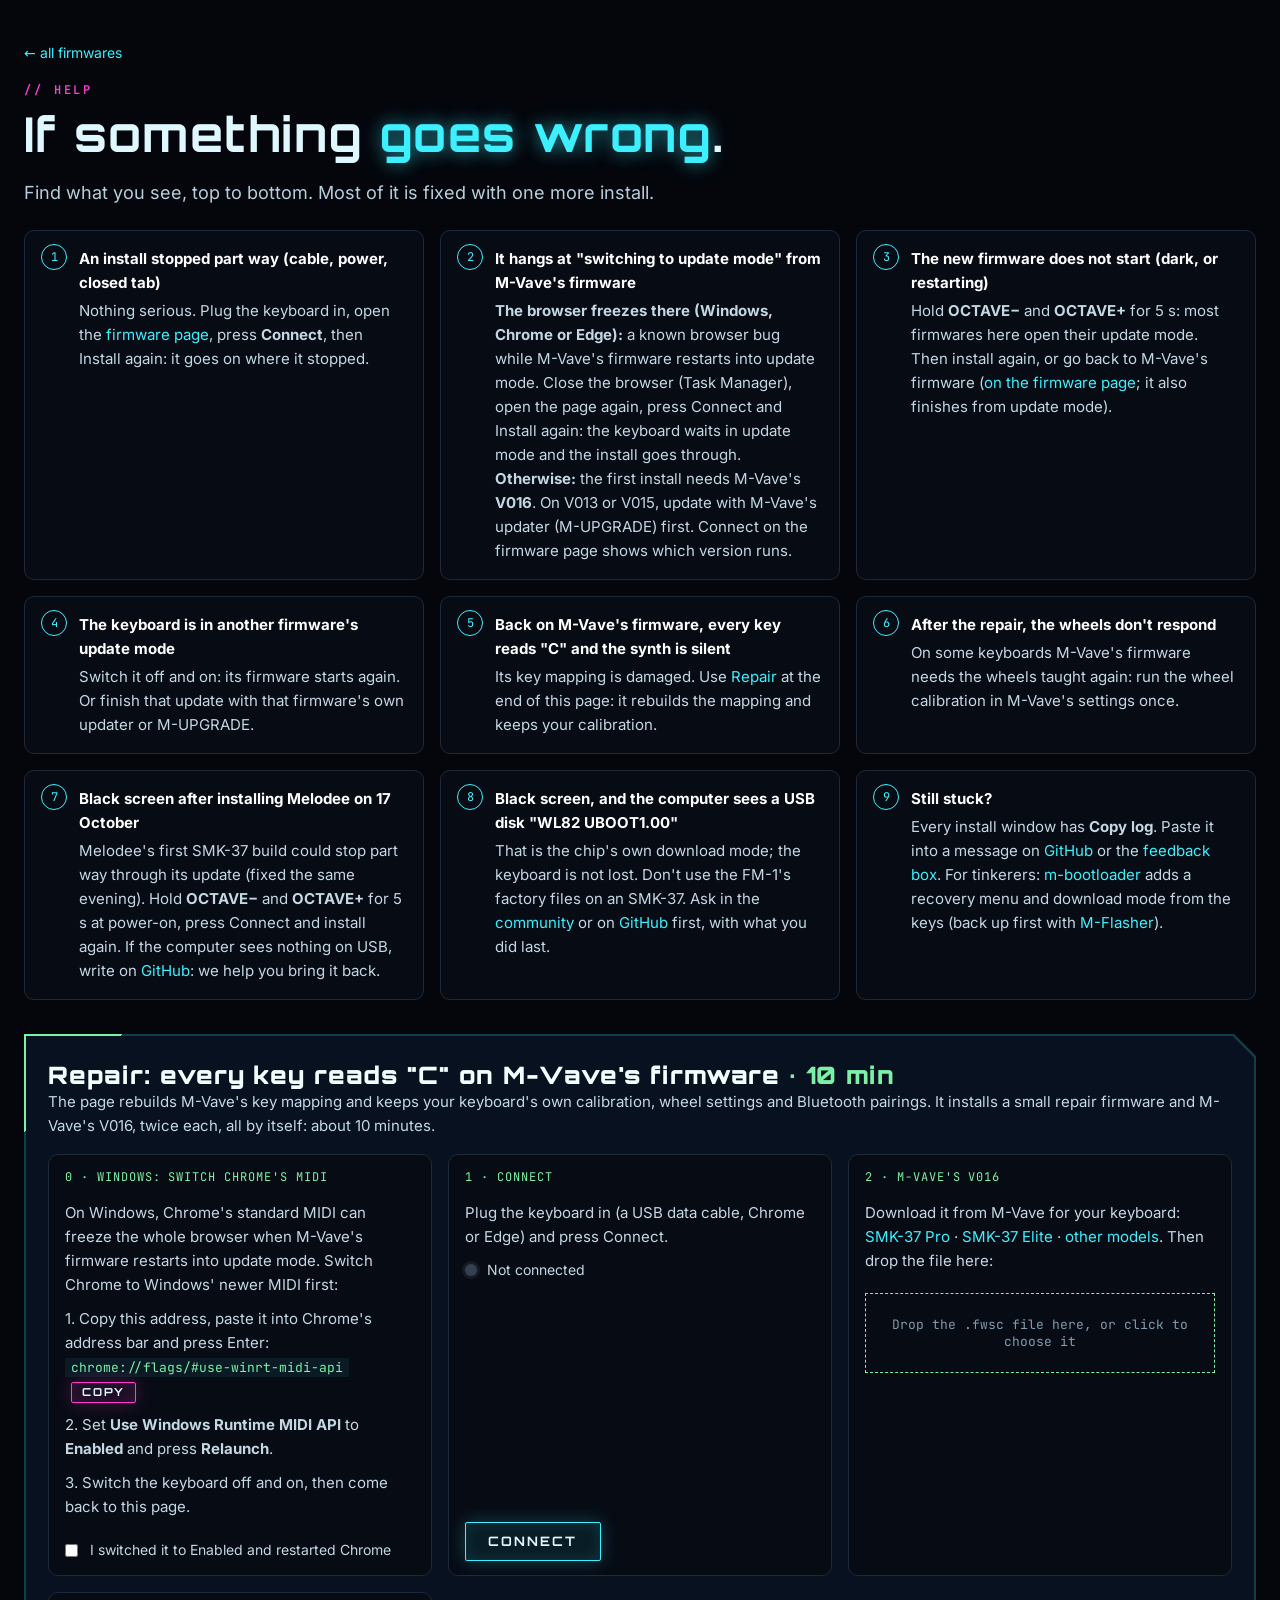
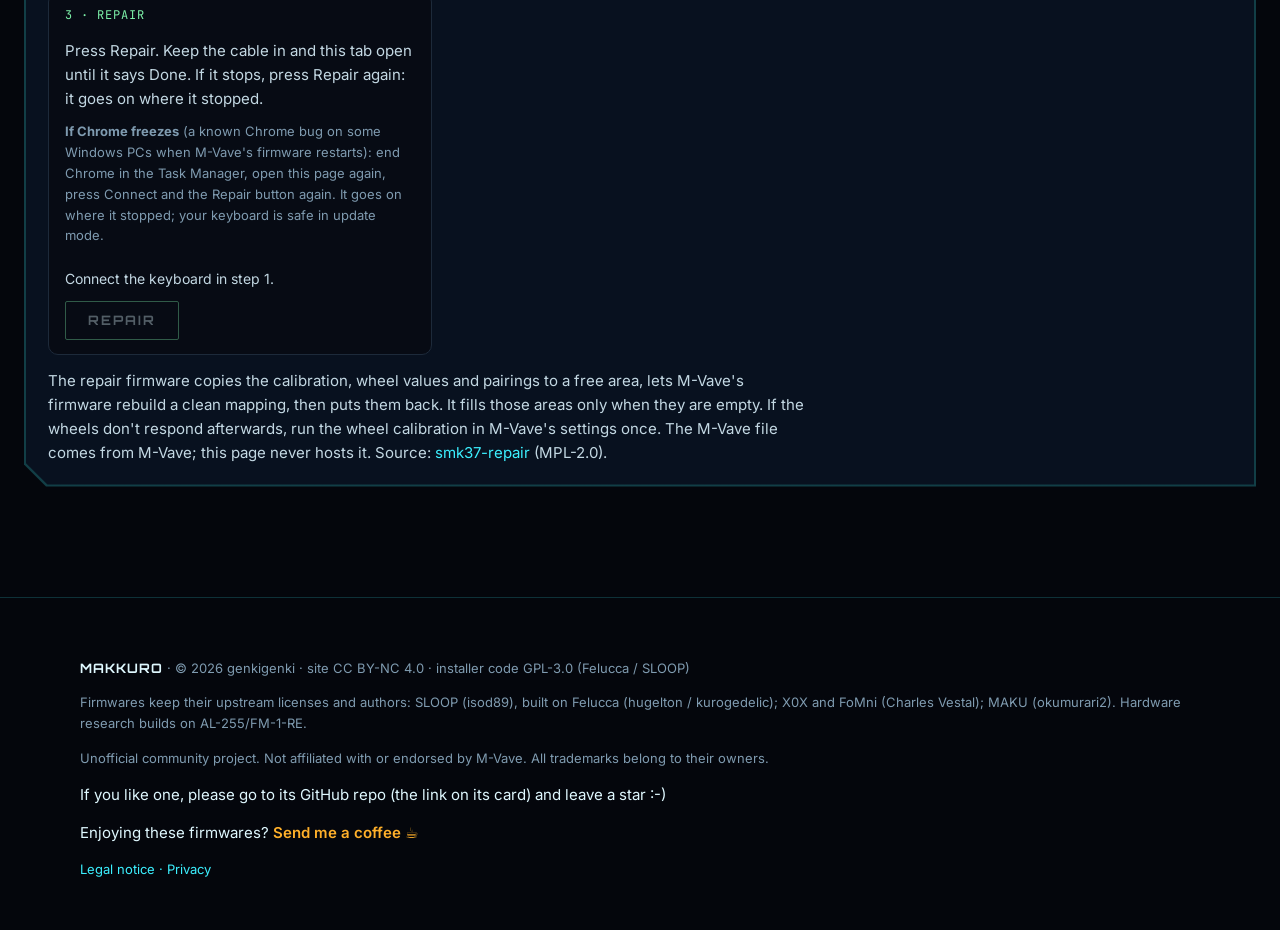
<file: help.html>
<!doctype html>
<html lang="en">
<head>
<meta charset="utf-8">
<meta name="viewport" content="width=device-width, initial-scale=1">
<title>SMK37 — help and repair</title>
<meta name="description" content="Open FM-1 firmwares, ported to the M-Vave SMK-37: 37 velocity keys, 16 RGB pads, 4 faders, pitch and mod wheels.">
<meta name="theme-color" content="#04060c">
<link rel="stylesheet" href="fonts/fonts.css">
<style>
:root {
  --bg: #04060c;
  --bg2: #070b16;
  --ink: #dff8ff;
  --dim: #7f9bb0;
  --cyan: #3cf0ff;
  --mag: #ff3cd2;
  --amber: #ffb02a;
  --line: rgba(60, 240, 255, .18);
  --card: rgba(10, 20, 36, .72);
  --t1: #287cff; --t2: #1ecc70; --t3: #ffc618; --t4: #ff621a;
}
* { box-sizing: border-box; }
html { scroll-behavior: smooth; }
body {
  margin: 0; background: var(--bg); color: var(--ink);
  font: 16px/1.6 Inter, system-ui, sans-serif; overflow-x: hidden;
}
a { color: var(--cyan); text-decoration: none; }
a:hover { text-shadow: 0 0 12px var(--cyan); }
.mono { font-family: "JetBrains Mono", ui-monospace, monospace; }

/* ---------- hero ---------- */
.hero { position: relative; height: 100vh; min-height: 560px; overflow: hidden; }
#stage { position: absolute; inset: 0; width: 100%; height: 100%; display: block; }
.hud {
  position: absolute; left: 24px; top: 20px; z-index: 2;
  font: 12px/1.7 "JetBrains Mono", monospace; color: var(--cyan); letter-spacing: .08em;
  text-shadow: 0 0 8px rgba(60, 240, 255, .7); pointer-events: none;
}
.hud .k { color: var(--dim); }
.hud .new { color: #5ad2ff; text-shadow: 0 0 8px rgba(90, 210, 255, .8); }
.nav {
  position: absolute; right: 24px; top: 18px; z-index: 3; display: flex; gap: 22px;
  font: 600 12px/1 Orbitron, sans-serif; letter-spacing: .14em; text-transform: uppercase;
}
.nav a { color: var(--ink); opacity: .75; }
.nav a:hover { opacity: 1; color: var(--cyan); }
.title {
  position: absolute; left: 0; right: 0; bottom: 9vh; z-index: 2; text-align: center;
  opacity: 0; transform: translateY(18px); transition: opacity 1.2s ease, transform 1.2s ease;
  pointer-events: none; padding: 0 16px;
}
.title.on { opacity: 1; transform: none; pointer-events: auto; }
.title h1 {
  margin: 0; font: 900 clamp(48px, 11vw, 132px)/1 Orbitron, sans-serif; letter-spacing: .06em;
  color: #effcff;
  text-shadow: 0 0 6px var(--cyan), 0 0 22px rgba(60, 240, 255, .8), 0 0 60px rgba(60, 240, 255, .45);
}
.title h1 span { color: #ffe9fb; text-shadow: 0 0 6px var(--mag), 0 0 24px rgba(255, 60, 210, .85), 0 0 60px rgba(255, 60, 210, .5); }
.title p { margin: 10px auto 22px; max-width: 640px; font-size: clamp(15px, 2.2vw, 19px); color: #bfe9f5; }
.btns { display: flex; gap: 14px; justify-content: center; flex-wrap: wrap; }
.btns.left { justify-content: flex-start; margin-top: 26px; }
.btn {
  display: inline-block; padding: 12px 22px; border: 1px solid var(--cyan); border-radius: 2px;
  font: 700 13px/1 Orbitron, sans-serif; letter-spacing: .16em; text-transform: uppercase; color: var(--ink);
  background: rgba(60, 240, 255, .08); box-shadow: 0 0 18px rgba(60, 240, 255, .25), inset 0 0 14px rgba(60, 240, 255, .12);
}
.btn.alt { border-color: var(--mag); background: rgba(255, 60, 210, .08); box-shadow: 0 0 18px rgba(255, 60, 210, .25), inset 0 0 14px rgba(255, 60, 210, .12); }
.btn:hover { color: #fff; text-shadow: 0 0 10px var(--cyan); }
.replay {
  position: absolute; right: 24px; bottom: 22px; z-index: 3; background: none; border: 1px solid var(--line);
  color: var(--dim); font: 11px "JetBrains Mono", monospace; letter-spacing: .1em; padding: 6px 10px; cursor: pointer;
}
.replay:hover { color: var(--cyan); border-color: var(--cyan); }
.scrollcue { position: absolute; left: 50%; bottom: 14px; z-index: 2; width: 1px; height: 40px; background: linear-gradient(var(--cyan), transparent); opacity: .6; }

/* ---------- sections ---------- */
section { position: relative; padding: 110px 24px; }
#why { padding-bottom: 20px; }
#firmwares { padding-top: 40px; }
.wrap { max-width: 1120px; margin: 0 auto; }
.eyebrow { font: 600 12px "JetBrains Mono", monospace; letter-spacing: .24em; color: var(--mag); text-transform: uppercase; }
h2 { margin: 10px 0 18px; font: 700 clamp(28px, 4.6vw, 48px)/1.1 Orbitron, sans-serif; letter-spacing: .03em; }
h2 em { font-style: normal; color: var(--cyan); text-shadow: 0 0 18px rgba(60, 240, 255, .6); }
.lead { max-width: 720px; color: #b7cfdc; font-size: 18px; }
.video { margin-top: 28px; max-width: 860px; aspect-ratio: 16 / 9; border: 1px solid rgba(120, 220, 255, .25); border-radius: 10px; overflow: hidden; background: #000; }
.video { display: block; position: relative; width: 100%; padding: 0; cursor: pointer; }
.video img, .video iframe { width: 100%; height: 100%; border: 0; display: block; object-fit: cover; }
.video .play { position: absolute; left: 50%; top: 50%; width: 76px; height: 76px; margin: -38px 0 0 -38px; border-radius: 50%;
  background: rgba(0, 0, 0, .6); border: 2px solid #7fe3ff; }
.video .play::after { content: ""; position: absolute; left: 30px; top: 22px; border-style: solid; border-width: 16px 0 16px 26px;
  border-color: transparent transparent transparent #7fe3ff; }
.video:hover .play { background: rgba(0, 40, 60, .8); }
.video .vnote { position: absolute; right: 10px; bottom: 8px; font-size: 12px; color: #bfe9f5; background: rgba(0, 0, 0, .55); padding: 2px 6px; border-radius: 4px; }
.gridbg {
  background:
    linear-gradient(var(--bg) 0, transparent 120px, transparent calc(100% - 120px), var(--bg) 100%),
    repeating-linear-gradient(0deg, transparent 0 59px, rgba(60, 240, 255, .06) 59px 60px),
    repeating-linear-gradient(90deg, transparent 0 59px, rgba(60, 240, 255, .06) 59px 60px),
    var(--bg2);
}


/* firmware cards */
.cards { margin-top: 44px; display: grid; grid-template-columns: repeat(auto-fit, minmax(min(100%, 420px), 1fr)); gap: 22px; }
.card {
  /* chamfered corners: ::before is the outline (the full shape in the line colour), ::after the fill inset by the
     line width, so the line stays closed around the cut corners; the glow is a drop-shadow that follows the shape */
  --bw: 2px; --cut: 22px;
  --line-c: linear-gradient(135deg, var(--c, var(--cyan)) 0 70px, rgba(60, 240, 255, .24) 70px);
  position: relative; isolation: isolate; padding: 26px 24px 22px;
  transition: transform .25s, filter .25s;
}
a.card { display: block; color: inherit; text-decoration: none; }
a.card:hover { text-shadow: none; }
.card::before, .card::after { content: ""; position: absolute; pointer-events: none; }
.card::before { inset: 0; z-index: -2; background: var(--line-c);
  clip-path: polygon(0 0, calc(100% - var(--cut)) 0, 100% var(--cut), 100% 100%, var(--cut) 100%, 0 calc(100% - var(--cut))); }
.card::after { inset: var(--bw); z-index: -1; background: #08111f;
  clip-path: polygon(0 0, calc(100% - var(--cut) + .6px) 0, 100% calc(var(--cut) - .6px), 100% 100%,
                     calc(var(--cut) - .6px) 100%, 0 calc(100% - var(--cut) + .6px)); }
.card:hover { --bw: 3px; --line-c: var(--c, var(--cyan)); transform: translateY(-3px);
  filter: drop-shadow(0 0 10px var(--c, var(--cyan))); }
.card h3 { margin: 0; font: 900 24px Orbitron, sans-serif; letter-spacing: .04em; color: #f2fdff; }
.card h3 small { font: 500 11px "JetBrains Mono", monospace; letter-spacing: .12em; color: var(--c, var(--cyan)); margin-left: 8px; vertical-align: middle; }
.card .from { margin: 4px 0 14px; font: 12px "JetBrains Mono", monospace; color: var(--dim); }
.card h3 a { color: inherit; }
.card .from a { color: inherit; border-bottom: 1px dotted currentColor; }
.card .from a:hover, .card h3 a:hover { color: var(--c, var(--cyan)); }
.card p { margin: 0 0 14px; color: #c3d8e3; font-size: 15px; }
.card ul { margin: 0 0 16px; padding: 0; list-style: none; font-size: 14px; color: #a9c2cf; }
.card li { padding-left: 18px; position: relative; margin: 4px 0; }
.card li::before { content: ""; position: absolute; left: 0; top: .62em; width: 8px; height: 2px; background: var(--c, var(--cyan)); }
.tag { display: inline-block; font: 600 10px "JetBrains Mono", monospace; letter-spacing: .14em; text-transform: uppercase; padding: 4px 8px; border: 1px solid currentColor; color: var(--amber); }
.tag.ok { color: #46f0a0; }
.card.flag { grid-column: 1 / -1; display: grid; grid-template-columns: 1.2fr 1fr; gap: 28px; align-items: center; }
.card.flag h3 { font-size: 34px; }
.padrow { display: grid; grid-template-columns: repeat(8, 1fr); gap: 7px; }
.padrow i { aspect-ratio: 1; border-radius: 3px; background: #0d1526; border: 1px solid #1b2a44; transition: background .12s, box-shadow .12s; }

/* steps */
.steps { margin-top: 40px; display: grid; grid-template-columns: repeat(auto-fit, minmax(230px, 1fr)); gap: 26px; counter-reset: s; }
.step { border-top: 1px solid var(--line); padding-top: 18px; }
.step::before { counter-increment: s; content: "0" counter(s); font: 900 34px Orbitron, sans-serif; color: transparent; -webkit-text-stroke: 1px var(--cyan); text-shadow: 0 0 18px rgba(60, 240, 255, .35); }
.step h4 { margin: 6px 0 6px; font: 700 16px Orbitron, sans-serif; letter-spacing: .04em; }
.step p { margin: 0; color: #a9c2cf; font-size: 15px; }
code { font: 13px "JetBrains Mono", monospace; color: var(--cyan); background: rgba(60, 240, 255, .07); padding: 1px 6px; }

/* extras */
.duo { margin-top: 40px; display: grid; grid-template-columns: repeat(auto-fit, minmax(300px, 1fr)); gap: 22px; }
.knobs { display: grid; grid-template-columns: repeat(8, 1fr); gap: 6px; margin-top: 16px; max-width: 400px; }
.knobs img { width: 100%; height: auto; aspect-ratio: 1; cursor: grab; touch-action: none; user-select: none;
  filter: drop-shadow(0 3px 6px rgba(0, 0, 0, .6)); transition: filter .2s; }
.knobs img:hover { filter: drop-shadow(0 0 8px rgba(60, 240, 255, .55)); }
.knobs img.drag { cursor: grabbing; }

footer { padding: 60px 24px 50px; border-top: 1px solid var(--line); color: var(--dim); font-size: 13px; }
footer .wrap { display: grid; gap: 14px; }
footer b { color: var(--ink); font-family: Orbitron, sans-serif; letter-spacing: .08em; }
footer .coffee { font-size: 15px; color: var(--ink); }
footer .coffee a { color: var(--amber); font-weight: 600; }

.reveal { opacity: 0; transform: translateY(26px); transition: opacity .9s ease, transform .9s ease; }
.reveal.in { opacity: 1; transform: none; }

/* installer */
.connect {
  position: sticky; top: 0; z-index: 20; margin: 34px 0 0; display: flex; align-items: center; gap: 16px;
  padding: 14px 18px; background: rgba(6, 12, 24, .92); backdrop-filter: blur(8px);
  border: 1px solid var(--line); border-left: 3px solid var(--cyan);
}
.led { flex: none; width: 12px; height: 12px; border-radius: 50%; background: #34404f; box-shadow: 0 0 0 3px rgba(52, 64, 79, .3); }
.led.on { background: #46f0a0; box-shadow: 0 0 12px #46f0a0, 0 0 0 3px rgba(70, 240, 160, .2); }
.led.busy { background: var(--amber); box-shadow: 0 0 12px var(--amber); animation: blink .8s infinite; }
.led.err { background: #ff3c5a; box-shadow: 0 0 12px #ff3c5a; }
@keyframes blink { 50% { opacity: .35; } }
.ctext { flex: 1; min-width: 0; display: grid; }
.ctext b { font: 700 15px Orbitron, sans-serif; letter-spacing: .05em; }
.ctext span { color: var(--dim); font-size: 13px; overflow-wrap: anywhere; }
.card .foot { margin-top: 18px; display: flex; flex-wrap: wrap; align-items: center; gap: 10px 8px; }
.card .meta { font: 11px "JetBrains Mono", monospace; color: var(--dim); }
.card .cnt { display: inline-flex; align-items: center; gap: 4px; font: 11px "JetBrains Mono", monospace; color: var(--dim); white-space: nowrap; }
.card .cnt[hidden] { display: none; }
.card .cnt b { font-weight: 500; color: #c3d8e3; }
.card .cnt i { font-style: normal; }
.card .cnt .cf { margin-left: 8px; }
body[data-dev="smk"] .card .cnt .cf, body[data-dev="fm1"] .card .cnt .ck { display: none; }   /* (each tab: its device's installs) */
body[data-dev="fm1"] .card .cnt .cf { margin-left: 0; }
.card .likebox { position: absolute; top: 12px; right: 30px; z-index: 2; display: flex; flex-direction: column; align-items: center; gap: 2px; }
.card .likebox[hidden] { display: none; }
.card .likebox b { font: 500 12px "JetBrains Mono", monospace; color: #c3d8e3; }
.card .heart { padding: 2px 6px; border: 0; background: none; color: #8fa6b4; font: 32px/1 "JetBrains Mono", system-ui, sans-serif; cursor: pointer; }
.card .heart[aria-pressed="true"] { color: var(--c, var(--mag)); text-shadow: 0 0 8px var(--c, var(--mag)); }
.card .heart:hover { color: var(--c, var(--mag)); }
.card .heart:focus-visible { outline: 1px solid var(--c, var(--cyan)); outline-offset: 2px; }
.card .heart:disabled { cursor: default; }
/* the community cards: "Request SMK-37 port" and its count (the counter), or a quiet link to the SMK-37 port */
.card .reqbox { display: inline-flex; align-items: center; gap: 6px; font: 11px "JetBrains Mono", monospace; color: var(--dim); }
.card .reqbox[hidden] { display: none; }
.card .reqbox b { font-weight: 500; color: #c3d8e3; }
.card .req { padding: 3px 7px; border: 1px solid rgba(143, 166, 180, .45); border-radius: 4px; background: none; color: #8fa6b4;
  font: 10px "JetBrains Mono", monospace; letter-spacing: .04em; cursor: pointer; }
.card .req:hover { color: var(--c, var(--cyan)); border-color: var(--c, var(--cyan)); }
.card .req[aria-pressed="true"] { color: var(--c, var(--cyan)); border-color: var(--c, var(--cyan)); }
.card .req:disabled { cursor: default; }
.card .onsmk { font: 11px "JetBrains Mono", monospace; color: var(--dim); text-decoration: none; }
.card .onsmk:hover { color: var(--c, var(--cyan)); text-decoration: underline; }
.card.fw[data-community] .screen img { image-rendering: auto; }
.sr { position: absolute; width: 1px; height: 1px; overflow: hidden; clip-path: inset(50%); white-space: nowrap; }
.card .inst { border-color: var(--c); background: transparent; cursor: pointer;
  box-shadow: 0 0 14px -4px var(--c), inset 0 0 12px -6px var(--c); }
.connect .btn:disabled { opacity: .45; cursor: default; border-color: #46f0a0; color: #46f0a0; box-shadow: none; background: transparent; }
.card .inst:disabled { opacity: .35; cursor: default; box-shadow: none; }
.card details.model { margin-top: 12px; color: var(--dim); }
.card details.model summary { width: max-content; cursor: pointer; font: 11px "JetBrains Mono", monospace; letter-spacing: .06em; }
.card details.model summary:hover { color: var(--c, var(--cyan)); }
.card .models { display: flex; flex-wrap: wrap; gap: 6px 20px; margin: 10px 0 6px; font-size: 14px; color: var(--ink); }
.card .models label { cursor: pointer; }
.card .models input { accent-color: var(--c, var(--cyan)); margin: 0 6px 0 0; vertical-align: -2px; }
.card details.model p { margin: 0; font-size: 12px; color: var(--dim); }
.ports { margin: 10px 0 0; padding: 12px 18px; border: 1px dashed var(--line); display: flex; flex-wrap: wrap; align-items: center;
  gap: 10px 16px; font-size: 13px; color: var(--dim); }
.ports[hidden] { display: none; }
.ports span { flex: 1; min-width: 220px; overflow-wrap: anywhere; }
.ports .btn { padding: 9px 14px; font-size: 11px; cursor: pointer; }
.card.running { --line-c: #46f0a0; }
.stock { margin-top: 34px; max-width: 760px; }
.stock ol { margin: 6px 0 16px; padding-left: 22px; color: #c3d8e3; font-size: 15px; }
.stock ol li { padding-left: 2px; margin: 4px 0; }
.stock ol li::before { display: none; }
.drop { display: block; padding: 22px 16px; border: 1px dashed var(--c); text-align: center; cursor: pointer; color: var(--dim);
  font: 13px "JetBrains Mono", monospace; overflow-wrap: anywhere; }
.drop:hover, .drop.over { color: var(--ink); background: rgba(255, 176, 42, .06); }
.drop input { position: absolute; width: 1px; height: 1px; opacity: 0; }
.stock ul.help { margin: 8px 0 0; padding-left: 20px; color: #c3d8e3; font-size: 15px; } .stock ul.help li { margin: 6px 0; }
.stock .sinfo { margin: 12px 0 0; font-size: 14px; }
.sinfo b { color: var(--ink); }
.sinfo.warn { color: var(--amber); }
.sinfo.err { color: #ff3c5a; }
.sinfo[hidden], .sconfirm[hidden] { display: none; }
.sconfirm { display: block; margin: 10px 0 0; font-size: 14px; cursor: pointer; }
.sconfirm input { accent-color: var(--amber); margin: 0 8px 0 0; vertical-align: -2px; }
.stock .note { margin: 14px 0 0; }
.idea form { display: grid; gap: 14px; margin-top: 6px; }
.idea label { display: grid; gap: 6px; font: 11px "JetBrains Mono", monospace; letter-spacing: .08em; text-transform: uppercase; color: var(--dim); }
.idea label .opt { text-transform: none; letter-spacing: 0; }
.idea select, .idea textarea, .idea input { width: 100%; padding: 10px 12px; border: 1px solid var(--line); border-radius: 2px;
  background: rgba(4, 6, 12, .7); color: var(--ink); font: 15px/1.5 Inter, system-ui, sans-serif; text-transform: none; letter-spacing: 0; }
.idea textarea { min-height: 120px; resize: vertical; }
.idea select:focus, .idea textarea:focus, .idea input:focus { outline: none; border-color: var(--c); box-shadow: 0 0 10px -3px var(--c); }
.idea option { background: #08111f; color: var(--ink); }
.idea .len { justify-self: end; margin-top: -8px; font: 11px "JetBrains Mono", monospace; color: var(--dim); }
.idea .hp { position: absolute; left: -9999px; width: 1px; height: 1px; overflow: hidden; }
.idea .send { display: flex; flex-wrap: wrap; align-items: center; gap: 10px 16px; }
.idea .send .btn { cursor: pointer; border-color: var(--c); }
.idea .send .btn:disabled { opacity: .45; cursor: default; }
.idea .imsg { font-size: 14px; color: var(--dim); }
.idea .imsg.okay { color: #46f0a0; }
.idea .imsg.err { color: #ff3c5a; }
.idea p.small { margin: 0; }
.card.running .meta::after { content: " · running now"; color: #46f0a0; }
.tag.soon { color: var(--mag); }
.card.fw .screen { margin: 4px auto 20px; }
.screenbox { display: grid; gap: 7px; }
.screen { width: 260px; height: 260px; justify-self: center; background: #000; overflow: hidden;
  border: 10px solid #0d1320; border-radius: 8px; box-shadow: 0 0 0 1px #233049, 0 0 40px -10px var(--c, var(--mag)); }
.screen img { display: block; width: 240px; height: 240px; image-rendering: pixelated; }
.small { color: var(--dim); font-size: 13px; }
.note { margin-top: 28px; max-width: 760px; }
label.file { display: inline-block; padding: 9px 14px; border: 1px dashed var(--line); cursor: pointer; font-size: 14px; }
label.file input { display: none; }
.ovl { position: fixed; inset: 0; z-index: 50; display: grid; place-items: center; padding: 16px;
  background: rgba(2, 4, 9, .86); backdrop-filter: blur(6px); }
.ovl[hidden] { display: none; }
.ovbox { width: min(560px, 100%); padding: 30px 28px 26px; background: #070d1a; border: 1px solid var(--cyan);
  box-shadow: 0 0 60px -14px var(--cyan), inset 0 0 40px -24px var(--cyan); }
.ovbox h3 { margin: 6px 0 18px; font: 900 28px Orbitron, sans-serif; letter-spacing: .04em; }
.ovsteps { list-style: none; margin: 0 0 18px; padding: 0; display: grid; grid-template-columns: repeat(6, 1fr); gap: 6px; }
.ovsteps li { font: 10px "JetBrains Mono", monospace; letter-spacing: .06em; text-transform: uppercase; color: var(--dim);
  border-top: 3px solid #1b2a44; padding-top: 6px; }
.ovsteps li.on { color: var(--cyan); border-color: var(--cyan); box-shadow: 0 -6px 12px -6px var(--cyan); }
.ovsteps li.ok { color: #46f0a0; border-color: #46f0a0; }
#ovsteps li { position: relative; }
#ovsteps li.on { border-top-color: #1b2a44; }
#ovsteps li::before { content: ""; position: absolute; left: 0; top: -3px; height: 3px; width: var(--p, 0%);
  background: var(--cyan); box-shadow: 0 0 8px var(--cyan); transition: width .25s linear; }
#ovsteps li.ok::before { width: 100%; background: #46f0a0; box-shadow: none; }
#ovl .bar { display: none; }
.bar { height: 8px; background: #0d1526; border: 1px solid #1b2a44; overflow: hidden; }
.bar i { display: block; height: 100%; width: 0; transition: width .25s linear;
  background: linear-gradient(90deg, var(--cyan), var(--mag)); box-shadow: 0 0 14px var(--cyan); }
.ovstatus { min-height: 3.2em; margin: 14px 0 6px; color: #cfeefa; }
.ovbox details summary { cursor: pointer; color: var(--dim); font-size: 12px; }
.ovbox pre { max-height: 160px; overflow: auto; font: 11px "JetBrains Mono", monospace; color: var(--dim); white-space: pre-wrap; }
.ovbtns { display: flex; flex-wrap: wrap; gap: 10px; margin-top: 14px; }
.ovstatus.late { color: #ff5c7a; }
.ovhang { flex: 1 1 260px; align-self: center; font-size: 12px; color: var(--dim); }
.ovbtns .btn { cursor: pointer; }
.ovbtns #ovcopy { padding: 10px 14px; font-size: 11px; border-color: var(--dim); color: var(--dim); box-shadow: none; background: transparent; }
/* before you install, the firmware groups, the confirmation */
.warnbox { margin: 34px 0 0; max-width: 860px; padding: 18px 22px 16px; border: 1px solid rgba(255, 176, 42, .45);
  border-left: 3px solid var(--amber); background: rgba(255, 176, 42, .05); }
.warnbox h3 { margin: 0 0 8px; font: 700 16px Orbitron, sans-serif; letter-spacing: .06em; color: var(--amber); }
.warnbox ul { margin: 0; padding: 0; list-style: none; display: grid; gap: 6px; font-size: 14px; color: #c3d8e3; }
.warnbox li { padding-left: 18px; position: relative; }
.warnbox li::before { content: ""; position: absolute; left: 0; top: .62em; width: 8px; height: 2px; background: var(--amber); }
.warnbox b { color: var(--ink); }
.devsel { display: flex; gap: 0; margin: 34px 0 0; max-width: 520px; border: 1px solid var(--cyan); border-radius: 10px; overflow: hidden; }
.devbtn { flex: 1; padding: 16px 10px; font: 800 clamp(18px, 3.4vw, 24px)/1 Orbitron, sans-serif; letter-spacing: .08em;
  background: transparent; color: var(--ink); border: 0; cursor: pointer; opacity: .6; }
.devbtn + .devbtn { border-left: 1px solid var(--cyan); }
.devbtn[aria-checked="true"] { background: rgba(60, 240, 255, .14); color: #effcff; opacity: 1; text-shadow: 0 0 10px var(--cyan); }
.devbtn:hover { opacity: 1; }
.devbtn:focus-visible { outline: 2px solid var(--amber); outline-offset: -4px; }
.fm1only { display: none; margin-top: 14px; }
body[data-dev="fm1"] .fm1only { display: block; }
body[data-dev="fm1"] .card.fw:not([data-fm1]), body[data-dev="fm1"] #fm1-ports, body[data-dev="fm1"] #stock, body[data-dev="fm1"] #help { display: none; }   /* (the help card and its page are for the SMK-37) */
body[data-dev="fm1"] .ghead .smkword { display: none; }
#fm1-community { display: none; }                                 /* the community's FM-1 firmwares: the FM-1 tab only */
body[data-dev="fm1"] #fm1-community { display: block; }
#fm1-community .ghead p + p, #smk-community .ghead p + p { margin-top: 8px; }
body[data-dev="fm1"] #smk-community { display: none; }             /* the community's SMK-37 firmwares: the SMK-37 tab only */
.card.ext { display: flex; flex-direction: column; }               /* (a link card: no install from here) */
.card.ext .screen { margin: 4px auto 20px; }
.card.ext .screen img { image-rendering: auto; }
.card.ext .foot { margin-top: auto; padding-top: 18px; }
.card .warnnote { font-size: 14px; color: var(--amber); margin: 8px 0 0; }
.fm1note { display: none; font-size: 14px; color: var(--amber); }
body[data-dev="fm1"] .fm1note { display: block; }
.card .foot .tag { border: 0; padding: 0; }                      /* a label, not a button */
.card .from .star, .card .from .star a { color: var(--amber); }
.card .foot .info { flex-basis: 100%; display: flex; flex-wrap: wrap; align-items: center; gap: 10px 14px; }
.card .act { margin-left: auto; display: flex; gap: 8px; }
.card .foot .btn { padding: 10px 12px; font-size: 11px; letter-spacing: .12em; cursor: pointer; white-space: nowrap; }
.card .foot .fb { border-color: #46f0a0; background: rgba(70, 240, 160, .08); box-shadow: 0 0 14px -4px #46f0a0, inset 0 0 12px -6px #46f0a0; }
.ticker { position: relative; z-index: 2; display: flex; align-items: stretch; height: 38px; overflow: hidden;
  border-block: 1px solid rgba(255, 176, 60, .35); background: #050505;
  background-image: repeating-linear-gradient(0deg, rgba(255, 255, 255, .03) 0 1px, transparent 1px 3px);
  font: 500 13px/38px "JetBrains Mono", monospace; letter-spacing: .08em; text-transform: uppercase; }
.ticker .tlabel { flex: none; padding: 0 14px; color: #050505; background: var(--amber); font-weight: 700;
  animation: tblink 1.6s steps(1) infinite; }
.ticker .tview { flex: 1; min-width: 0; overflow: hidden;
  mask-image: linear-gradient(90deg, transparent, #000 24px, #000 calc(100% - 24px), transparent); }
.ticker .ttrack { display: flex; width: max-content; animation: tscroll 90s linear infinite; }
.ticker:hover .ttrack, .ticker:focus-within .ttrack { animation-play-state: paused; }
.ticker.still .ttrack { animation: none; } .ticker.still .ttrack > span + span { display: none; } .ticker.still .tday::after { content: none; }
.ticker .ttrack > span { display: flex; }
.ticker .tday { display: flex; gap: 0 16px; padding: 0 18px; white-space: nowrap; }
.ticker .tday::after { content: "+++"; margin-left: 20px; color: var(--mag); text-shadow: 0 0 6px var(--mag); }
.ticker .ttrack a { color: var(--amber); text-shadow: 0 0 6px rgba(255, 176, 60, .6); }
.ticker .ttrack time { color: var(--cyan); text-shadow: 0 0 6px var(--cyan); }
.ticker .ttrack i { font-style: normal; color: #46f0a0; text-shadow: 0 0 6px #46f0a0; }
.ticker .ttrack a:hover { color: #fff; }
@keyframes tscroll { to { translate: -50% 0; } }
@keyframes tblink { 50% { background: var(--mag); } }
@media (prefers-reduced-motion: reduce) {
  .ticker .ttrack, .ticker .tlabel { animation: none; }
  .ticker .tview { overflow-x: auto; }
}
.fwgroup { margin-top: 64px; scroll-margin-top: 90px; }
.fwgroup + .fwgroup { margin-top: 80px; }
.ghead { border-top: 1px solid var(--line); padding-top: 18px; }
.ghead h3 { margin: 0; font: 900 clamp(22px, 3.2vw, 30px)/1.15 Orbitron, sans-serif; letter-spacing: .04em; }
.ghead p { margin: 6px 0 0; max-width: 720px; color: #b7cfdc; font-size: 16px; }
.fwgroup .cards { margin-top: 26px; }
#firmwares > .wrap { max-width: 1320px; }                         /* room for three cards a row */
.fwgroup .cards { grid-template-columns: repeat(auto-fill, minmax(min(100%, 360px), 1fr)); }
.card.fw:not(.flag) { display: flex; flex-direction: column; }
.card.fw:not(.flag) .foot { margin-top: auto; padding-top: 18px; }  /* the buttons on the card's bottom edge */
#stock { scroll-margin-top: 90px; }
.card.fw { scroll-margin-top: 110px; }                          /* (under the sticky connect bar) */
.cfbox { max-height: 92vh; overflow-y: auto; border-color: var(--amber); box-shadow: 0 0 60px -14px var(--amber), inset 0 0 40px -24px var(--amber); }
.cfbox h3 { margin-bottom: 12px; font-size: 24px; overflow-wrap: anywhere; }
.cfq { margin: 0 0 12px; color: var(--ink); overflow-wrap: anywhere; }
.cfwarn { margin: 0 0 12px; color: var(--amber); font-size: 14px; }
.cfwarn[hidden] { display: none; }
.cfrisk { margin: 0 0 22px; padding: 0; list-style: none; display: grid; gap: 4px; font-size: 14px; color: #a9c2cf; }
.cfrisk li { padding-left: 18px; position: relative; }
.cfrisk li::before { content: ""; position: absolute; left: 0; top: .62em; width: 8px; height: 2px; background: var(--amber); }
.cfbtns { display: flex; flex-wrap: wrap; justify-content: flex-end; gap: 12px; }
.cfbtns .btn { cursor: pointer; }
.cfbtns .btn:focus-visible { outline: 2px solid var(--ink); outline-offset: 3px; }
@media (max-width: 720px) { .ovsteps { grid-template-columns: repeat(3, 1fr); } .connect { flex-wrap: wrap; }
  .ovbox { padding: 24px 18px 20px; } .cfbtns .btn { flex: 1; text-align: center; } .warnbox { padding: 16px 16px 14px; } }

@media (max-width: 720px) {
  .nav { display: none; }
  .hud { left: 16px; top: 14px; font-size: 10px; }
  section { padding: 80px 16px; }
  .card.flag { grid-template-columns: 1fr; }
  .replay { right: 16px; }
}
@media (prefers-reduced-motion: reduce) {
  .reveal, .title { transition: none; }
}

/* help.html: the same page in help mode (make_site.py sets data-page="help"): the guide, Connect, the M-Vave return
   and the repair; the main page shows a short help card that links there */
body:not([data-page="help"]) #guide, body:not([data-page="help"]) #repair { display: none; }
body[data-page="help"] .hero, body[data-page="help"] .ticker, body[data-page="help"] #why,
body[data-page="help"] #firmwares > .wrap > .reveal:first-child, body[data-page="help"] .devsel,
body[data-page="help"] .fm1only, body[data-page="help"] .fwgroup, body[data-page="help"] #firmwares > .wrap > .note,
body[data-page="help"] #help, body[data-page="help"] #ideas, body[data-page="help"] #port, body[data-page="help"] #mods,
body[data-page="help"] #video-sec { display: none !important; }
body[data-page="help"] #firmwares { padding-top: 40px; }
#guide { margin: 0 0 34px; }
#guide > p.lead { max-width: 760px; }
body[data-page="help"] #stock, body[data-page="help"] #connect { display: none !important; }
#repair .rsteps2 > div { display: flex; flex-direction: column; gap: 10px; }
#repair .rsteps2 .btn { align-self: flex-start; margin-top: auto; }
#repair code { font: 13px "JetBrains Mono", monospace; color: #7cf0a8; word-break: break-all; }
#repair #rcopy { padding: 4px 10px; font-size: 11px; margin-left: 6px; }
#repair .rdev { display: flex; align-items: center; gap: 10px; font-size: 14px; color: #c3d8e3; }
#repair .rdev .led { flex: none; }
body[data-page="help"] #repair { max-width: none; margin-top: 30px; }
#repair .rsteps2 { display: grid; grid-template-columns: repeat(auto-fit, minmax(min(100%, 300px), 1fr)); gap: 16px; margin: 16px 0 6px; }
#repair .rsteps2 > div { border: 1px solid #1d2a3a; border-radius: 10px; padding: 14px 16px; background: #070b14; color: #c3d8e3; font-size: 15px; }
#repair .rsteps2 b.n { display: block; color: #7cf0a8; font: 12px "JetBrains Mono", monospace; letter-spacing: .08em; margin-bottom: 6px; }
#repair .drop { margin-top: 10px; }
#rsteps { grid-template-columns: repeat(5, 1fr); margin-bottom: 10px; }
#rsteps li.on { color: #7cf0a8; border-color: #7cf0a8; box-shadow: 0 -6px 12px -6px #7cf0a8; }
#guide .back { display: inline-block; margin: 0 0 18px; font-size: 14px; }
#guide ol.steps { counter-reset: st; list-style: none; padding: 0; margin: 22px 0 0; display: grid; gap: 16px;
  grid-template-columns: repeat(auto-fill, minmax(min(100%, 380px), 1fr)); }
#guide ol.steps > li { counter-increment: st; position: relative; padding: 16px 18px 16px 54px; margin: 0;
  border: 1px solid #1d2a3a; border-radius: 10px; background: #070b14; color: #c3d8e3; font-size: 15px; }
#guide ol.steps > li::before { content: counter(st); position: absolute; left: 16px; top: 13px; width: 24px; height: 24px;
  border-radius: 50%; border: 1px solid var(--cyan); color: var(--cyan); font: 12px/24px "JetBrains Mono", monospace; text-align: center; }
#guide ol.steps b.q { display: block; color: #fff; margin-bottom: 4px; }
</style>
</head>
<body data-page="help">

<header class="hero">
  <canvas id="stage" aria-label="A wireframe FM-1 grows into an SMK-37"></canvas>
  <div class="hud" id="hud" aria-hidden="true"></div>
  <nav class="nav"><a href="#why">Why</a><a href="#firmwares">Firmwares</a><a href="#firmwares">Install</a><a href="#port">Port kit</a><a href="#mods">Hardware mods</a></nav>
  <div class="title" id="title">
    <h1>SMK<span>37</span></h1>
    <p>Open FM-1 firmwares, unleashed on the M-Vave SMK-37.<br>Same chip. Ten more keys, 16 pads, 4 faders, two wheels.</p>
    <div class="btns"><a class="btn" href="#firmwares">Install a firmware</a><a class="btn alt" href="#port">Port your own</a></div>
  </div>
  <button class="replay mono" id="replay" type="button">↻ replay</button>
  <div class="scrollcue"></div>
</header>
<div class="ticker" role="region" aria-label="Firmware news"><span class="tlabel">News</span><div class="tview"><div class="ttrack"><span><span class="tday"><time datetime="2026-11-13">13 NOV</time> <a href="#fw-snoop37"><i>Updated:</i> Snoop37 2.8.5 (SLOOP 2.8.5)</a> <a href="#fw-erik37"><i>Updated:</i> Erik37 1.3 (steady tone, pad layer, newer FM-1s)</a> <a href="#smk-community"><i>New:</i> SMK-37 firmwares by the community: BB–37, SLOOP Multichannel, Mewcoder, NOTE RUSH 37, PP37</a></span><span class="tday"><time datetime="2026-10-23">23 OCT</time> <a href="#fw-vector37"><i>Updated:</i> Vector37 0.3.2 (PAD LIGHT)</a> <a href="#fw-melodee"><i>Updated:</i> Melodee 1.4.5</a> <a href="#fw-snoop37"><i>Updated:</i> Snoop37 2.7.2 (PAD LIGHT)</a> <a href="#fw-erik37"><i>Updated:</i> Erik37 1.2 (also on the FM-1)</a></span><span class="tday"><time datetime="2026-10-18">18 OCT</time> <a href="#fm1"><i>New:</i> FM-1 firmwares by the community</a> <a href="#fw-zen"><i>New:</i> ZEN-1</a> <a href="#fw-frodhes"><i>New:</i> Frodhes</a> <a href="#fw-makkuro37"><i>Updated:</i> Makkuro37 0.3</a></span><span class="tday"><time datetime="2026-10-17">17 OCT</time> <a href="#fm1-ports"><i>New:</i> Ketch, Melodee, FMEL-1</a> <a href="#fw-speak37"><i>New:</i> Speak37</a> <a href="#fw-obervave"><i>Updated:</i> OberVave 1.5-beta</a> <a href="#fw-choralroot"><i>Updated:</i> ChoralRoot 0.24-beta3</a></span></span><span aria-hidden="true"><span class="tday"><time datetime="2026-11-13">13 NOV</time> <a href="#fw-snoop37"><i>Updated:</i> Snoop37 2.8.5 (SLOOP 2.8.5)</a> <a href="#fw-erik37"><i>Updated:</i> Erik37 1.3 (steady tone, pad layer, newer FM-1s)</a> <a href="#smk-community"><i>New:</i> SMK-37 firmwares by the community: BB–37, SLOOP Multichannel, Mewcoder, NOTE RUSH 37, PP37</a></span><span class="tday"><time datetime="2026-10-23">23 OCT</time> <a href="#fw-vector37"><i>Updated:</i> Vector37 0.3.2 (PAD LIGHT)</a> <a href="#fw-melodee"><i>Updated:</i> Melodee 1.4.5</a> <a href="#fw-snoop37"><i>Updated:</i> Snoop37 2.7.2 (PAD LIGHT)</a> <a href="#fw-erik37"><i>Updated:</i> Erik37 1.2 (also on the FM-1)</a></span><span class="tday"><time datetime="2026-10-18">18 OCT</time> <a href="#fm1"><i>New:</i> FM-1 firmwares by the community</a> <a href="#fw-zen"><i>New:</i> ZEN-1</a> <a href="#fw-frodhes"><i>New:</i> Frodhes</a> <a href="#fw-makkuro37"><i>Updated:</i> Makkuro37 0.3</a></span><span class="tday"><time datetime="2026-10-17">17 OCT</time> <a href="#fm1-ports"><i>New:</i> Ketch, Melodee, FMEL-1</a> <a href="#fw-speak37"><i>New:</i> Speak37</a> <a href="#fw-obervave"><i>Updated:</i> OberVave 1.5-beta</a> <a href="#fw-choralroot"><i>Updated:</i> ChoralRoot 0.24-beta3</a></span></span></div></div></div>

<section id="why" class="gridbg">
  <div class="wrap reveal">
    <div class="eyebrow">// same brain, twice the hands</div>
    <h2>The FM-1 has <em>grown up</em>.</h2>
    <p class="lead">The M-Vave FM-1 and the SMK-37 run the same JieLi AC791N chip, the same boot chain and the same
      update loader. Only the panel is wired differently. So every open FM-1 firmware can run on the
      bigger keyboard, once it learns the new panel: a thin board layer adds the keys, pads, faders,
      wheels, LEDs and flash map.</p>
  </div>
</section>

<section id="firmwares">
  <div class="wrap">
    <div class="reveal">
      <div class="eyebrow">// the lineup · install from the browser</div>
      <h2>Pick a firmware. <em>Press install.</em></h2>
      <p class="lead">Firmwares made for the SMK-37, and FM-1 firmwares ported to it.
        Connect the SMK-37 by USB, open this page in Chrome or Edge, and switch firmwares in about a minute.
       </p>
    </div>

    <div class="devsel" role="radiogroup" aria-label="Your device">
      <button type="button" class="devbtn" role="radio" data-dev="smk" aria-checked="true">SMK-37</button>
      <button type="button" class="devbtn" role="radio" data-dev="fm1" aria-checked="false">FM-1</button>
    </div>

    <div id="guide">
      <a class="back" href="./">&larr; all firmwares</a>
      <div class="eyebrow">// help</div>
      <h2>If something <em>goes wrong</em>.</h2>
      <p class="lead">Find what you see, top to bottom. Most of it is fixed with one more install.</p>
      <ol class="steps">
        <li><b class="q">An install stopped part way (cable, power, closed tab)</b>
          Nothing serious. Plug the keyboard in, open the <a href="./#firmwares">firmware page</a>, press <b>Connect</b>, then Install again: it goes on where it stopped.</li>
        <li><b class="q">It hangs at "switching to update mode" from M-Vave's firmware</b>
          <b>The browser freezes there (Windows, Chrome or Edge):</b> a known browser bug while M-Vave's firmware restarts into
          update mode. Close the browser (Task Manager), open the page again, press Connect and Install again: the keyboard waits in
          update mode and the install goes through.<br>
          <b>Otherwise:</b> the first install needs M-Vave's <b>V016</b>. On V013 or V015, update with M-Vave's updater (M-UPGRADE) first. Connect on the firmware page shows which version runs.</li>
        <li><b class="q">The new firmware does not start (dark, or restarting)</b>
          Hold <b>OCTAVE−</b> and <b>OCTAVE+</b> for 5 s: most firmwares here open their update mode. Then install again,
          or go back to M-Vave's firmware (<a href="./#stock">on the firmware page</a>; it also finishes from update mode).</li>
        <li><b class="q">The keyboard is in another firmware's update mode</b>
          Switch it off and on: its firmware starts again. Or finish that update with that firmware's own updater or M-UPGRADE.</li>
        <li><b class="q">Back on M-Vave's firmware, every key reads "C" and the synth is silent</b>
          Its key mapping is damaged. Use <a href="#repair">Repair</a> at the end of this page: it rebuilds the mapping and keeps your calibration.</li>
        <li><b class="q">After the repair, the wheels don't respond</b>
          On some keyboards M-Vave's firmware needs the wheels taught again: run the wheel calibration in M-Vave's settings once.</li>
        <li><b class="q">Black screen after installing Melodee on 17 October</b>
          Melodee's first SMK-37 build could stop part way through its update (fixed the same evening). Hold <b>OCTAVE−</b> and
          <b>OCTAVE+</b> for 5 s at power-on, press Connect and install again. If the computer sees nothing on USB, write on
          <a href="https://github.com/genkigenki/fm1-to-smk37/issues" target="_blank" rel="noopener">GitHub</a>: we help you bring it back.</li>
        <li><b class="q">Black screen, and the computer sees a USB disk "WL82 UBOOT1.00"</b>
          That is the chip's own download mode; the keyboard is not lost. Don't use the FM-1's factory files on an SMK-37.
          Ask in the <a href="https://www.reddit.com/r/MVaveFirmware/" target="_blank" rel="noopener">community</a> or on
          <a href="https://github.com/genkigenki/fm1-to-smk37/issues" target="_blank" rel="noopener">GitHub</a> first, with what you did last.</li>
        <li><b class="q">Still stuck?</b>
          Every install window has <b>Copy log</b>. Paste it into a message on
          <a href="https://github.com/genkigenki/fm1-to-smk37/issues" target="_blank" rel="noopener">GitHub</a> or the
          <a href="./#ideas">feedback box</a>. For tinkerers: <a href="https://github.com/jvitkauskas/m-bootloader" target="_blank" rel="noopener">m-bootloader</a>
          adds a recovery menu and download mode from the keys (back up first with
          <a href="https://github.com/jvitkauskas/m-flasher" target="_blank" rel="noopener">M-Flasher</a>).</li>
      </ol>
    </div>

    <div class="connect" id="connect">
      <span class="led" id="led"></span>
      <div class="ctext"><b id="devname">Not connected</b><span id="devsub">Use Chrome or Edge. Plug the keyboard into this computer, then press Connect.</span></div>
      <button class="btn" id="conn" type="button">Connect</button>
    </div>
    <div class="ports" id="ports" hidden><span id="portlist"></span>
      <button class="btn alt" id="allports" type="button">Search all MIDI ports</button></div>

    <div class="fwgroup" id="own">
      <div class="ghead reveal">
        <h3>Originals by genkigenki</h3>
        <p><span class="smkword">New firmwares, written for the SMK-37.</span><span class="fm1only">FM-1 builds.</span></p>
      </div>
      <div class="cards">
        <article class="card fw reveal" id="fw-makkuro37" data-fw="makkuro37" data-pin="1" data-name="Makkuro37" style="--c: var(--mag)">
        <span class="likebox" hidden><button class="heart" type="button" aria-pressed="false" aria-label="Like Makkuro37" title="Like">&#x2661;&#xfe0e;</button><b class="cl">0</b><span class="sr"> likes</span></span>
        <div class="screen"><img src="assets/makkuro37-anim.webp" width="240" height="240" alt="Makkuro37 on the display"></div>
        <h3><a href="https://github.com/genkigenki/Makkuro37">Makkuro37</a></h3>
        <div class="from">GitHub: <a href="https://github.com/genkigenki/Makkuro37">genkigenki/Makkuro37</a><br><span class="star">If you like it, please <a href="https://github.com/genkigenki/Makkuro37">give it a star on GitHub</a> &#9733;</span></div>
        <p>A microtonal drone synth: eight voices as eight soot creatures, 96 presets.</p>
        <ul><li>Pads gate eight drone voices, keys play two VCOs</li><li>Tuning sets: just, Pythagorean, 24-TET, maqam, gamelan</li><li>The lowest keys set the key of everything, gliding · VOICE, BOWED, GLASS</li></ul>
        
        <div class="foot"><div class="info"><span class="tag ">experimental</span>
          <span class="meta">v0.3 · 635 KB</span>
          <span class="cnt" hidden><span class="ck" title="Installs on the SMK-37"><span aria-hidden="true">↓</span> <b class="ci">0</b> <i>SMK-37</i><span class="sr"> installs</span></span></span></div>
          <a class="btn fb" href="https://github.com/genkigenki/Makkuro37/discussions" title="Your feedback and ideas">Feedback</a><span class="act"><a class="btn alt" href="makkuro37-sim/">Simulator</a><button class="btn inst" type="button" data-fw="makkuro37" disabled>Install</button></span></div>
          <details class="model"><summary>Flash another keyboard version</summary>
            <div class="models"><label><input type="radio" name="model-makkuro37" value="pro"> SMK-37 Pro</label><label><input type="radio" name="model-makkuro37" value="elite"> SMK-37 Elite</label><label><input type="radio" name="model-makkuro37" value="mke"> MKE-P37</label></div>
            <p>The same firmware under another model name. Pick your keyboard's own model (an Elite running an older build here
              reports SMK-37 Pro), so M-Vave's updater accepts its factory firmware again. Starrykey 37 Play: use SMK-37 Pro.</p>
          </details>
      </article>
      <article class="card fw reveal" id="fw-vector37" data-fw="vector37" data-fm1="1" data-name="Vector37" style="--c: #8a7dff">
        <span class="likebox" hidden><button class="heart" type="button" aria-pressed="false" aria-label="Like Vector37" title="Like">&#x2661;&#xfe0e;</button><b class="cl">0</b><span class="sr"> likes</span></span>
        <div class="screen"><img src="assets/shot-vector37.webp" width="240" height="240" alt="Vector37 on the display"></div>
        <h3><a href="https://github.com/genkigenki/Vector37">Vector37</a></h3>
        <div class="from">GitHub: <a href="https://github.com/genkigenki/Vector37">genkigenki/Vector37</a><br><span class="star">If you like it, please <a href="https://github.com/genkigenki/Vector37">give it a star on GitHub</a> &#9733;</span></div>
        <p>An orbiting overtone synth: a moon circles a sun along a path, and where it is decides how much of each of four sounds you hear.</p>
        <ul><li>Four planets, each two overtone generators, a blend and a filter</li><li>32 factory sounds, each a whole scene · your own in the USER bank</li><li>TRS MIDI out and PAD LIGHT in SETUP (BT) · a smooth screen at about 60 fps</li><li><a href="https://youtu.be/gr2IwKLuwZo">Watch the video</a></li></ul>
        <p class="fm1note">FM-1 build: experimental. Hold EDIT: the lowest 16 keys are the pads; SEL pages the knobs.</p>
        <div class="foot"><div class="info"><span class="tag ">experimental</span>
          <span class="meta">v0.3.2 · 635 KB</span>
          <span class="cnt" hidden><span class="ck" title="Installs on the SMK-37"><span aria-hidden="true">↓</span> <b class="ci">0</b> <i>SMK-37</i><span class="sr"> installs</span></span><span class="cf" title="Installs on the FM-1"><span aria-hidden="true">↓</span> <b class="cfi">0</b> <i>FM-1</i><span class="sr"> installs</span></span></span></div>
          <a class="btn fb" href="https://github.com/genkigenki/Vector37/discussions" title="Your feedback and ideas">Feedback</a><span class="act"><a class="btn alt" href="vector37-sim/">Simulator</a><button class="btn inst" type="button" data-fw="vector37" disabled>Install</button></span></div>
          <details class="model"><summary>Flash another keyboard version</summary>
            <div class="models"><label><input type="radio" name="model-vector37" value="pro"> SMK-37 Pro</label><label><input type="radio" name="model-vector37" value="elite"> SMK-37 Elite</label><label><input type="radio" name="model-vector37" value="mke"> MKE-P37</label></div>
            <p>The same firmware under another model name. Pick your keyboard's own model (an Elite running an older build here
              reports SMK-37 Pro), so M-Vave's updater accepts its factory firmware again. Starrykey 37 Play: use SMK-37 Pro.</p>
          </details>
      </article>
      <article class="card fw reveal" id="fw-speak37" data-fw="speak37" data-fm1="1" data-name="Speak37" style="--c: #5fd7ff">
        <span class="likebox" hidden><button class="heart" type="button" aria-pressed="false" aria-label="Like Speak37" title="Like">&#x2661;&#xfe0e;</button><b class="cl">0</b><span class="sr"> likes</span></span>
        <div class="screen"><img src="assets/shot-speak37.png" width="240" height="240" alt="Speak37 on the display"></div>
        <h3><a href="https://github.com/genkigenki/Speak37">Speak37</a></h3>
        <div class="from">GitHub: <a href="https://github.com/genkigenki/Speak37">genkigenki/Speak37</a><br><span class="star">If you like it, please <a href="https://github.com/genkigenki/Speak37">give it a star on GitHub</a> &#9733;</span></div>
        <p>A talking synth for the SMK-37 and the FM-1: every key speaks the next word at its pitch, chords speak in harmony. And MOPE, a gloomy robot who listens to what you play and tells you what he thinks of it.</p>
        <ul><li>Nine voices, sentences, songs, mantras, your own words</li><li>PLAY speaks on the beat · an 808 with 16 grooves</li><li>MOPE on PATCH: comments, a light game, sad tunes</li><li><a href="https://youtu.be/JkLWlMOAvNA">Watch the video</a></li></ul>
        <p class="fm1note">FM-1: Need feedback how to improve the usage on the FM-1. Hold EDIT for MOPE.</p>
        <div class="foot"><div class="info"><span class="tag ">experimental</span>
          <span class="meta">v1.0 · 635 KB</span>
          <span class="cnt" hidden><span class="ck" title="Installs on the SMK-37"><span aria-hidden="true">↓</span> <b class="ci">0</b> <i>SMK-37</i><span class="sr"> installs</span></span><span class="cf" title="Installs on the FM-1"><span aria-hidden="true">↓</span> <b class="cfi">0</b> <i>FM-1</i><span class="sr"> installs</span></span></span></div>
          <a class="btn fb" href="https://github.com/genkigenki/Speak37/discussions" title="Your feedback and ideas">Feedback</a><span class="act"><a class="btn alt" href="speak37-sim/">Simulator</a><button class="btn inst" type="button" data-fw="speak37" disabled>Install</button></span></div>
          <details class="model"><summary>Flash another keyboard version</summary>
            <div class="models"><label><input type="radio" name="model-speak37" value="pro"> SMK-37 Pro</label><label><input type="radio" name="model-speak37" value="elite"> SMK-37 Elite</label><label><input type="radio" name="model-speak37" value="mke"> MKE-P37</label></div>
            <p>The same firmware under another model name. Pick your keyboard's own model (an Elite running an older build here
              reports SMK-37 Pro), so M-Vave's updater accepts its factory firmware again. Starrykey 37 Play: use SMK-37 Pro.</p>
          </details>
      </article>
      <article class="card fw reveal" id="fw-erik37" data-fw="erik37" data-fm1="1" data-name="Erik37" style="--c: #d8b46a">
        <span class="likebox" hidden><button class="heart" type="button" aria-pressed="false" aria-label="Like Erik37" title="Like">&#x2661;&#xfe0e;</button><b class="cl">0</b><span class="sr"> likes</span></span>
        <div class="screen"><img src="assets/shot-erik37.png" width="240" height="240" alt="Erik37 on the display"></div>
        <h3><a href="https://github.com/genkigenki/erik37">Erik37</a></h3>
        <div class="from">GitHub: <a href="https://github.com/genkigenki/erik37">genkigenki/erik37</a><br><span class="star">If you like it, please <a href="https://github.com/genkigenki/erik37">give it a star on GitHub</a> &#9733;</span></div>
        <p>A grand piano for the SMK-37: a sampled concert grand with velocity layers, dampers and their noise, the three pedals, string resonance and four rooms.</p>
        <ul><li>Pads 1–4: four piano voices · pads 5–16: your own sounds (hold to save)</li><li>New in 1.3: a pad layer under the piano, a steadier tone, MIDI CC from K6–K8 and the faders</li><li>Sustain: PEDAL jack (half pedal), SEQ REC on / off · release noise level · pad light</li><li>K1–K4: the page&#x27;s knobs, &lt; &gt; the pages · samples: Salamander Grand Piano V3 (CC BY 3.0)</li><li><a href="https://youtu.be/5yUCB1-OJNE">Watch the video</a></li></ul>
        <p class="fm1note">FM-1: untested on a unit, feedback welcome. KNOB 1-4 the page, SELECT the page, ALGORITHM the voices, PRESETS your sounds.</p>
        <div class="foot"><div class="info"><span class="tag ">experimental</span>
          <span class="meta">v1.3 · 635 KB</span>
          <span class="cnt" hidden><span class="ck" title="Installs on the SMK-37"><span aria-hidden="true">↓</span> <b class="ci">0</b> <i>SMK-37</i><span class="sr"> installs</span></span><span class="cf" title="Installs on the FM-1"><span aria-hidden="true">↓</span> <b class="cfi">0</b> <i>FM-1</i><span class="sr"> installs</span></span></span></div>
          <a class="btn fb" href="https://github.com/genkigenki/erik37/discussions" title="Your feedback and ideas">Feedback</a><span class="act"><button class="btn inst" type="button" data-fw="erik37" disabled>Install</button></span></div>
          <details class="model"><summary>Flash another keyboard version</summary>
            <div class="models"><label><input type="radio" name="model-erik37" value="pro"> SMK-37 Pro</label><label><input type="radio" name="model-erik37" value="elite"> SMK-37 Elite</label><label><input type="radio" name="model-erik37" value="mke"> MKE-P37</label></div>
            <p>The same firmware under another model name. Pick your keyboard's own model (an Elite running an older build here
              reports SMK-37 Pro), so M-Vave's updater accepts its factory firmware again. Starrykey 37 Play: use SMK-37 Pro.</p>
          </details>
      </article>
      
      </div>
    </div>

    <div class="fwgroup" id="fm1-ports">
      <div class="ghead reveal">
        <h3>FM-1 ports</h3>
        <p>FM-1 firmwares, ported and extended for the SMK-37.</p>
      </div>
      <div class="cards">
        <article class="card fw reveal" id="fw-snoop37" data-fw="snoop37" data-name="Snoop37 (SLOOP for the SMK-37)" style="--c: var(--cyan)">
        <span class="likebox" hidden><button class="heart" type="button" aria-pressed="false" aria-label="Like Snoop37 (SLOOP for the SMK-37)" title="Like">&#x2661;&#xfe0e;</button><b class="cl">0</b><span class="sr"> likes</span></span>
        <div class="screen"><img src="assets/snoop37-intro.webp" width="240" height="240" alt="Snoop37 (SLOOP for the SMK-37) on the display"></div>
        <h3><a href="https://github.com/isod89/sloop-fm1">Snoop37 (SLOOP for the SMK-37)</a></h3>
        <div class="from"><a href="https://github.com/isod89/sloop-fm1">based on SLOOP 2.8.5 by isod89</a> · <a href="https://isod89.github.io/sloop-fm1/">website</a><br>SMK-37 port: <a href="https://github.com/genkigenki/sloop-fm1/tree/snoop37-2.8.5">genkigenki/sloop-fm1 · snoop37-2.8.5</a></div>
        <p>SLOOP, the four-track looper groovebox, adapted for the SMK-37.</p>
        <ul><li>Pads in the track colours, a pad sound picker, PAD LIGHT 25–100 %</li><li>Fader banks: level, filter, reverb, delay</li><li>DAW mode: the keyboard as a MIDI controller</li><li><a href="https://makerworld.com/en/models/3425326-m-vave-smk37-colorful-knobs">3D-printable knob caps to match</a></li></ul>
        
        <div class="foot"><div class="info"><span class="tag ">experimental</span><span class="tag ">FM-1 port</span>
          <span class="meta">v2.8.5 · 635 KB</span>
          <span class="cnt" hidden><span class="ck" title="Installs on the SMK-37"><span aria-hidden="true">↓</span> <b class="ci">0</b> <i>SMK-37</i><span class="sr"> installs</span></span></span></div>
          <a class="btn fb" href="https://github.com/genkigenki/fm1-to-smk37/discussions/new?category=general&amp;title=Snoop37%20on%20the%20SMK-37%3A%20" title="Your feedback and ideas">Feedback</a><span class="act"><button class="btn inst" type="button" data-fw="snoop37" disabled>Install</button></span></div>
          <details class="model"><summary>Flash another keyboard version</summary>
            <div class="models"><label><input type="radio" name="model-snoop37" value="pro"> SMK-37 Pro</label><label><input type="radio" name="model-snoop37" value="elite"> SMK-37 Elite</label><label><input type="radio" name="model-snoop37" value="mke"> MKE-P37</label></div>
            <p>The same firmware under another model name. Pick your keyboard's own model (an Elite running an older build here
              reports SMK-37 Pro), so M-Vave's updater accepts its factory firmware again. Starrykey 37 Play: use SMK-37 Pro.</p>
          </details>
      </article>
      <article class="card fw reveal" id="fw-x0x37" data-fw="x0x37" data-name="X0X — SMK-37 build" style="--c: var(--t3)">
        <span class="likebox" hidden><button class="heart" type="button" aria-pressed="false" aria-label="Like X0X — SMK-37 build" title="Like">&#x2661;&#xfe0e;</button><b class="cl">0</b><span class="sr"> likes</span></span>
        <div class="screen"><img src="assets/shot-x0x37.png" width="240" height="240" alt="X0X — SMK-37 build on the display"></div>
        <h3><a href="https://github.com/charlesvestal/fm1-x0x">X0X — SMK-37 build</a></h3>
        <div class="from"><a href="https://github.com/charlesvestal/fm1-x0x">based on X0X 1.0.6 by Charles Vestal</a> · <a href="https://charlesvestal.github.io/fm1-x0x/">website</a><br>SMK-37 port: <a href="https://github.com/genkigenki/fm1-x0x">genkigenki/fm1-x0x</a></div>
        <p>A 909, an 808, two 303s with a line generator and a breakbeat player, all at once.</p>
        <ul><li>Shared reverb, tape delay, master compressor</li></ul>
        
        <div class="foot"><div class="info"><span class="tag ">experimental</span><span class="tag ">FM-1 port</span>
          <span class="meta">v0.2 · 635 KB</span>
          <span class="cnt" hidden><span class="ck" title="Installs on the SMK-37"><span aria-hidden="true">↓</span> <b class="ci">0</b> <i>SMK-37</i><span class="sr"> installs</span></span></span></div>
          <a class="btn fb" href="https://github.com/genkigenki/fm1-to-smk37/discussions/new?category=general&amp;title=X0X%20on%20the%20SMK-37%3A%20" title="Your feedback and ideas">Feedback</a><span class="act"><button class="btn inst" type="button" data-fw="x0x37" disabled>Install</button></span></div>
          <details class="model"><summary>Flash another keyboard version</summary>
            <div class="models"><label><input type="radio" name="model-x0x37" value="pro"> SMK-37 Pro</label><label><input type="radio" name="model-x0x37" value="elite"> SMK-37 Elite</label><label><input type="radio" name="model-x0x37" value="mke"> MKE-P37</label></div>
            <p>The same firmware under another model name. Pick your keyboard's own model (an Elite running an older build here
              reports SMK-37 Pro), so M-Vave's updater accepts its factory firmware again. Starrykey 37 Play: use SMK-37 Pro.</p>
          </details>
      </article>
      <article class="card fw reveal" id="fw-fomni37" data-fw="fomni37" data-name="FoMni — SMK-37 build" style="--c: var(--t4)">
        <span class="likebox" hidden><button class="heart" type="button" aria-pressed="false" aria-label="Like FoMni — SMK-37 build" title="Like">&#x2661;&#xfe0e;</button><b class="cl">0</b><span class="sr"> likes</span></span>
        <div class="screen"><img src="assets/shot-fomni37.png" width="240" height="240" alt="FoMni — SMK-37 build on the display"></div>
        <h3><a href="https://github.com/charlesvestal/fm1-fomni">FoMni — SMK-37 build</a></h3>
        <div class="from"><a href="https://github.com/charlesvestal/fm1-fomni">based on FoMni-1 0.3.2 by Charles Vestal</a> · <a href="https://charlesvestal.github.io/fm1-fomni/">website</a><br>SMK-37 port: <a href="https://github.com/genkigenki/fm1-fomni">genkigenki/fm1-fomni</a></div>
        <p>An Omnichord-style chord harp: the 16 pads become the strum plate, the keybed holds the chords.</p>
        <ul><li>Strum the pads, play chords on the keys</li></ul>
        
        <div class="foot"><div class="info"><span class="tag ">experimental</span><span class="tag ">FM-1 port</span>
          <span class="meta">v0.2 · 635 KB</span>
          <span class="cnt" hidden><span class="ck" title="Installs on the SMK-37"><span aria-hidden="true">↓</span> <b class="ci">0</b> <i>SMK-37</i><span class="sr"> installs</span></span></span></div>
          <a class="btn fb" href="https://github.com/genkigenki/fm1-to-smk37/discussions/new?category=general&amp;title=FoMni%20on%20the%20SMK-37%3A%20" title="Your feedback and ideas">Feedback</a><span class="act"><button class="btn inst" type="button" data-fw="fomni37" disabled>Install</button></span></div>
          <details class="model"><summary>Flash another keyboard version</summary>
            <div class="models"><label><input type="radio" name="model-fomni37" value="pro"> SMK-37 Pro</label><label><input type="radio" name="model-fomni37" value="elite"> SMK-37 Elite</label><label><input type="radio" name="model-fomni37" value="mke"> MKE-P37</label></div>
            <p>The same firmware under another model name. Pick your keyboard's own model (an Elite running an older build here
              reports SMK-37 Pro), so M-Vave's updater accepts its factory firmware again. Starrykey 37 Play: use SMK-37 Pro.</p>
          </details>
      </article>
      <article class="card fw reveal" id="fw-maku37" data-fw="maku37" data-name="MAKU — SMK-37 build" style="--c: #ed7962">
        <span class="likebox" hidden><button class="heart" type="button" aria-pressed="false" aria-label="Like MAKU — SMK-37 build" title="Like">&#x2661;&#xfe0e;</button><b class="cl">0</b><span class="sr"> likes</span></span>
        <div class="screen"><img src="assets/shot-maku37.png" width="240" height="240" alt="MAKU — SMK-37 build on the display"></div>
        <h3><a href="https://github.com/okumurari2/maku">MAKU — SMK-37 build</a></h3>
        <div class="from"><a href="https://github.com/okumurari2/maku">based on MAKU 0.1.0 by okumurari2</a> · <a href="https://okumurari2.github.io/maku/">website</a><br>SMK-37 port: <a href="https://github.com/genkigenki/MAKU37">genkigenki/MAKU37</a></div>
        <p>An always-on ambience machine: power it on and a new, random, in-key world is already playing.</p>
        <ul><li>The verbs on the top button row and the wheels</li><li>The 16 pads hold your likes</li><li>Faders as standing verb amounts</li></ul>
        
        <div class="foot"><div class="info"><span class="tag ">experimental</span><span class="tag ">FM-1 port</span>
          <span class="meta">v0.1 · 635 KB</span>
          <span class="cnt" hidden><span class="ck" title="Installs on the SMK-37"><span aria-hidden="true">↓</span> <b class="ci">0</b> <i>SMK-37</i><span class="sr"> installs</span></span></span></div>
          <a class="btn fb" href="https://github.com/genkigenki/fm1-to-smk37/discussions/new?category=general&amp;title=MAKU%20on%20the%20SMK-37%3A%20" title="Your feedback and ideas">Feedback</a><span class="act"><button class="btn inst" type="button" data-fw="maku37" disabled>Install</button></span></div>
          <details class="model"><summary>Flash another keyboard version</summary>
            <div class="models"><label><input type="radio" name="model-maku37" value="pro"> SMK-37 Pro</label><label><input type="radio" name="model-maku37" value="elite"> SMK-37 Elite</label><label><input type="radio" name="model-maku37" value="mke"> MKE-P37</label></div>
            <p>The same firmware under another model name. Pick your keyboard's own model (an Elite running an older build here
              reports SMK-37 Pro), so M-Vave's updater accepts its factory firmware again. Starrykey 37 Play: use SMK-37 Pro.</p>
          </details>
      </article>
      <article class="card fw reveal" id="fw-rainbow37" data-fw="rainbow37" data-name="Rainbow mode — SMK-37 build" style="--c: #f7c948">
        <span class="likebox" hidden><button class="heart" type="button" aria-pressed="false" aria-label="Like Rainbow mode — SMK-37 build" title="Like">&#x2661;&#xfe0e;</button><b class="cl">0</b><span class="sr"> likes</span></span>
        <div class="screen"><img src="assets/shot-rainbow37.webp" width="240" height="240" alt="Rainbow mode — SMK-37 build on the display"></div>
        <h3><a href="https://github.com/joshbartlettband-web/felucca-rainbow">Rainbow mode — SMK-37 build</a></h3>
        <div class="from"><a href="https://github.com/joshbartlettband-web/felucca-rainbow">based on Rainbow mode (Felucca 1.1.5) by joshbartlettband-web</a> · <a href="https://joshbartlettband-web.github.io/felucca-rainbow/">website</a><br>SMK-37 port: <a href="https://github.com/genkigenki/RAINBOW37">genkigenki/RAINBOW37</a></div>
        <p>A music toy for kids: colour-coded notes, 40 friends who sing along, no menus.</p>
        <ul><li>The pads light up in the note colours</li><li>Faders: big/small, day/night, echo, wiggle</li><li>A volume cap for grown-ups</li></ul>
        
        <div class="foot"><div class="info"><span class="tag ">experimental</span><span class="tag ">FM-1 port</span>
          <span class="meta">v0.2 · 635 KB</span>
          <span class="cnt" hidden><span class="ck" title="Installs on the SMK-37"><span aria-hidden="true">↓</span> <b class="ci">0</b> <i>SMK-37</i><span class="sr"> installs</span></span></span></div>
          <a class="btn fb" href="https://github.com/genkigenki/fm1-to-smk37/discussions/new?category=general&amp;title=Rainbow%20mode%20on%20the%20SMK-37%3A%20" title="Your feedback and ideas">Feedback</a><span class="act"><button class="btn inst" type="button" data-fw="rainbow37" disabled>Install</button></span></div>
          <details class="model"><summary>Flash another keyboard version</summary>
            <div class="models"><label><input type="radio" name="model-rainbow37" value="pro"> SMK-37 Pro</label><label><input type="radio" name="model-rainbow37" value="elite"> SMK-37 Elite</label><label><input type="radio" name="model-rainbow37" value="mke"> MKE-P37</label></div>
            <p>The same firmware under another model name. Pick your keyboard's own model (an Elite running an older build here
              reports SMK-37 Pro), so M-Vave's updater accepts its factory firmware again. Starrykey 37 Play: use SMK-37 Pro.</p>
          </details>
      </article>
      <article class="card fw reveal" id="fw-ghoulbox" data-fw="ghoulbox" data-name="GHOULBOX — SMK-37 build" style="--c: #7fbf6a">
        <span class="likebox" hidden><button class="heart" type="button" aria-pressed="false" aria-label="Like GHOULBOX — SMK-37 build" title="Like">&#x2661;&#xfe0e;</button><b class="cl">0</b><span class="sr"> likes</span></span>
        <div class="screen"><img src="assets/shot-ghoulbox.png" width="240" height="240" alt="GHOULBOX — SMK-37 build on the display"></div>
        <h3><a href="https://github.com/jasonpersinger/ghoulbox-fm1-dungeon-synth">GHOULBOX — SMK-37 build</a></h3>
        <div class="from"><a href="https://github.com/jasonpersinger/ghoulbox-fm1-dungeon-synth">based on GHOULBOX 2.1 by Jason Persinger</a> · <a href="https://ghoulbox.messy.quest">website</a><br>SMK-37 port: <a href="https://github.com/genkigenki/Felucca/tree/ghoulbox-smk37">genkigenki/Felucca · ghoulbox-smk37</a></div>
        <p>Dungeon-synth firmware: dark ambient, medieval and fantasy sounds, with drones, a hurdy-gurdy crank and two sounds at once.</p>
        <ul><li>The middle keys play with velocity, the outer keys add notes</li><li>Fader banks: level, pan, reverb, delay</li><li>Keys page: LAYER or SPLIT two sounds</li></ul>
        
        <div class="foot"><div class="info"><span class="tag ">experimental</span><span class="tag ">FM-1 port</span>
          <span class="meta">v2.1 · 635 KB</span>
          <span class="cnt" hidden><span class="ck" title="Installs on the SMK-37"><span aria-hidden="true">↓</span> <b class="ci">0</b> <i>SMK-37</i><span class="sr"> installs</span></span></span></div>
          <a class="btn fb" href="https://github.com/genkigenki/fm1-to-smk37/discussions/new?category=general&amp;title=GHOULBOX%20on%20the%20SMK-37%3A%20" title="Your feedback and ideas">Feedback</a><span class="act"><button class="btn inst" type="button" data-fw="ghoulbox" disabled>Install</button></span></div>
          <details class="model"><summary>Flash another keyboard version</summary>
            <div class="models"><label><input type="radio" name="model-ghoulbox" value="pro"> SMK-37 Pro</label><label><input type="radio" name="model-ghoulbox" value="elite"> SMK-37 Elite</label><label><input type="radio" name="model-ghoulbox" value="mke"> MKE-P37</label></div>
            <p>The same firmware under another model name. Pick your keyboard's own model (an Elite running an older build here
              reports SMK-37 Pro), so M-Vave's updater accepts its factory firmware again. Starrykey 37 Play: use SMK-37 Pro.</p>
          </details>
      </article>
      <article class="card fw reveal" id="fw-choralroot" data-fw="choralroot" data-name="ChoralRoot — SMK-37 build" style="--c: #c9a2ff">
        <span class="likebox" hidden><button class="heart" type="button" aria-pressed="false" aria-label="Like ChoralRoot — SMK-37 build" title="Like">&#x2661;&#xfe0e;</button><b class="cl">0</b><span class="sr"> likes</span></span>
        <div class="screen"><img src="assets/shot-choralroot.png" width="240" height="240" alt="ChoralRoot — SMK-37 build on the display"></div>
        <h3><a href="https://github.com/Quixotic7/ChoralRootFM1">ChoralRoot — SMK-37 build</a></h3>
        <div class="from"><a href="https://github.com/Quixotic7/ChoralRootFM1">based on ChoralRoot 0.24-beta3 by Quixotic7, with the SMK-37 stock-mapping fix (PR #22)</a> · <a href="https://quixotic7.github.io/ChoralRootFM1/">website</a><br>SMK-37 port: <a href="https://github.com/genkigenki/ChoralRootFM1/tree/smk37-stock-mapping">genkigenki/ChoralRootFM1 · smk37-stock-mapping</a></div>
        <p>A chord instrument in the manner of the Orchid: one hand plays roots, the other picks the chord.</p>
        <ul><li>Chord pads: DIM MIN MAJ SUS, 6 m7 M7 9, LOCK</li><li>All 37 keys play roots</li><li>Strum, arp, pattern and harp modes on the pads</li><li><a href="https://github.com/Quixotic7/ChoralRootFM1/releases/tag/v0.29-smk37">New: ChoralRoot 0.29 has its own SMK-37 build by the author (pre-release)</a></li></ul>
        
        <div class="foot"><div class="info"><span class="tag ">experimental</span><span class="tag ">FM-1 port</span>
          <span class="meta">v0.24-beta3 · 636 KB</span>
          <span class="cnt" hidden><span class="ck" title="Installs on the SMK-37"><span aria-hidden="true">↓</span> <b class="ci">0</b> <i>SMK-37</i><span class="sr"> installs</span></span></span></div>
          <a class="btn fb" href="https://github.com/genkigenki/fm1-to-smk37/discussions/new?category=general&amp;title=ChoralRoot%20on%20the%20SMK-37%3A%20" title="Your feedback and ideas">Feedback</a><span class="act"><button class="btn inst" type="button" data-fw="choralroot" disabled>Install</button></span></div>
          <details class="model"><summary>Flash another keyboard version</summary>
            <div class="models"><label><input type="radio" name="model-choralroot" value="pro"> SMK-37 Pro</label><label><input type="radio" name="model-choralroot" value="elite"> SMK-37 Elite</label><label><input type="radio" name="model-choralroot" value="mke"> MKE-P37</label></div>
            <p>The same firmware under another model name. Pick your keyboard's own model (an Elite running an older build here
              reports SMK-37 Pro), so M-Vave's updater accepts its factory firmware again. Starrykey 37 Play: use SMK-37 Pro.</p>
          </details>
      </article>
      <article class="card fw reveal" id="fw-orbit" data-fw="orbit" data-name="ORBIT — SMK-37 build" style="--c: #ff8a3d">
        <span class="likebox" hidden><button class="heart" type="button" aria-pressed="false" aria-label="Like ORBIT — SMK-37 build" title="Like">&#x2661;&#xfe0e;</button><b class="cl">0</b><span class="sr"> likes</span></span>
        <div class="screen"><img src="assets/shot-orbit.png" width="240" height="240" alt="ORBIT — SMK-37 build on the display"></div>
        <h3><a href="https://github.com/dspaudio/orbit">ORBIT — SMK-37 build</a></h3>
        <div class="from"><a href="https://github.com/dspaudio/orbit">based on ORBIT 0.7.0 by dspaudio</a> · <a href="https://dspaudio.github.io/orbit/">website</a><br>SMK-37 port: <a href="https://github.com/genkigenki/orbit/tree/smk37">genkigenki/orbit · smk37</a></div>
        <p>A four-track groovebox with OP-1-inspired screens: three synth parts, a drum machine, an event tape and a mixer.</p>
        <ul><li>The 16 pads are the steps, in the track colours</li><li>Fader banks: level, pan, reverb, delay</li><li>Outer keys play drums on the drum track</li></ul>
        
        <div class="foot"><div class="info"><span class="tag ">experimental</span><span class="tag ">FM-1 port</span>
          <span class="meta">v0.7.0 · 635 KB</span>
          <span class="cnt" hidden><span class="ck" title="Installs on the SMK-37"><span aria-hidden="true">↓</span> <b class="ci">0</b> <i>SMK-37</i><span class="sr"> installs</span></span></span></div>
          <a class="btn fb" href="https://github.com/genkigenki/fm1-to-smk37/discussions/new?category=general&amp;title=ORBIT%20on%20the%20SMK-37%3A%20" title="Your feedback and ideas">Feedback</a><span class="act"><button class="btn inst" type="button" data-fw="orbit" disabled>Install</button></span></div>
          <details class="model"><summary>Flash another keyboard version</summary>
            <div class="models"><label><input type="radio" name="model-orbit" value="pro"> SMK-37 Pro</label><label><input type="radio" name="model-orbit" value="elite"> SMK-37 Elite</label><label><input type="radio" name="model-orbit" value="mke"> MKE-P37</label></div>
            <p>The same firmware under another model name. Pick your keyboard's own model (an Elite running an older build here
              reports SMK-37 Pro), so M-Vave's updater accepts its factory firmware again. Starrykey 37 Play: use SMK-37 Pro.</p>
          </details>
      </article>
      <article class="card fw reveal" id="fw-amb" data-fw="amb" data-name="AMB-1 — SMK-37 build" style="--c: #8fd3c7">
        <span class="likebox" hidden><button class="heart" type="button" aria-pressed="false" aria-label="Like AMB-1 — SMK-37 build" title="Like">&#x2661;&#xfe0e;</button><b class="cl">0</b><span class="sr"> likes</span></span>
        <div class="screen"><img src="assets/shot-amb.png" width="240" height="240" alt="AMB-1 — SMK-37 build on the display"></div>
        <h3><a href="https://github.com/charlesvestal/fm1-amb">AMB-1 — SMK-37 build</a></h3>
        <div class="from"><a href="https://github.com/charlesvestal/fm1-amb">based on AMB-1 1.1 by Charles Vestal</a> · <a href="https://charlesvestal.github.io/fm1-amb/">website</a><br>SMK-37 port: <a href="https://github.com/genkigenki/fm1-amb/tree/smk37">genkigenki/fm1-amb · smk37</a></div>
        <p>A generative ambient machine inspired by Music for Airports: loops of different lengths drift past each other and never repeat.</p>
        <ul><li>The 37 keys set the scale, the 16 pads ring bells</li><li>Fader banks: levels, space, garden</li><li>Pitch wheel bends, mod wheel adds vibrato</li></ul>
        
        <div class="foot"><div class="info"><span class="tag ">experimental</span><span class="tag ">FM-1 port</span>
          <span class="meta">v1.1 · 635 KB</span>
          <span class="cnt" hidden><span class="ck" title="Installs on the SMK-37"><span aria-hidden="true">↓</span> <b class="ci">0</b> <i>SMK-37</i><span class="sr"> installs</span></span></span></div>
          <a class="btn fb" href="https://github.com/genkigenki/fm1-to-smk37/discussions/new?category=general&amp;title=AMB-1%20on%20the%20SMK-37%3A%20" title="Your feedback and ideas">Feedback</a><span class="act"><button class="btn inst" type="button" data-fw="amb" disabled>Install</button></span></div>
          <details class="model"><summary>Flash another keyboard version</summary>
            <div class="models"><label><input type="radio" name="model-amb" value="pro"> SMK-37 Pro</label><label><input type="radio" name="model-amb" value="elite"> SMK-37 Elite</label><label><input type="radio" name="model-amb" value="mke"> MKE-P37</label></div>
            <p>The same firmware under another model name. Pick your keyboard's own model (an Elite running an older build here
              reports SMK-37 Pro), so M-Vave's updater accepts its factory firmware again. Starrykey 37 Play: use SMK-37 Pro.</p>
          </details>
      </article>
      <article class="card fw reveal" id="fw-polly" data-fw="polly" data-name="Polly — SMK-37 build" style="--c: #ffd166">
        <span class="likebox" hidden><button class="heart" type="button" aria-pressed="false" aria-label="Like Polly — SMK-37 build" title="Like">&#x2661;&#xfe0e;</button><b class="cl">0</b><span class="sr"> likes</span></span>
        <div class="screen"><img src="assets/shot-polly.png" width="240" height="240" alt="Polly — SMK-37 build on the display"></div>
        <h3><a href="https://github.com/charlesvestal/fm1-polly">Polly — SMK-37 build</a></h3>
        <div class="from"><a href="https://github.com/charlesvestal/fm1-polly">based on Polly 0.4.1 by Charles Vestal</a> · <a href="https://charlesvestal.github.io/fm1-polly/">website</a><br>SMK-37 port: <a href="https://github.com/genkigenki/fm1-polly/tree/smk37">genkigenki/fm1-polly · smk37</a></div>
        <p>A pocket arranger inspired by the Yamaha QY70: a band of eight General MIDI instruments follows the chords you play.</p>
        <ul><li>Pads: sections, Follow and 16 progressions</li><li>Faders: the mixer&#x27;s volumes and effects</li><li>Pitch wheel bends, mod wheel adds vibrato</li><li>No QY70 style bank on the SMK-37</li></ul>
        
        <div class="foot"><div class="info"><span class="tag ">experimental</span><span class="tag ">FM-1 port</span>
          <span class="meta">v0.4.1 · 635 KB</span>
          <span class="cnt" hidden><span class="ck" title="Installs on the SMK-37"><span aria-hidden="true">↓</span> <b class="ci">0</b> <i>SMK-37</i><span class="sr"> installs</span></span></span></div>
          <a class="btn fb" href="https://github.com/genkigenki/fm1-to-smk37/discussions/new?category=general&amp;title=Polly%20on%20the%20SMK-37%3A%20" title="Your feedback and ideas">Feedback</a><span class="act"><button class="btn inst" type="button" data-fw="polly" disabled>Install</button></span></div>
          <details class="model"><summary>Flash another keyboard version</summary>
            <div class="models"><label><input type="radio" name="model-polly" value="pro"> SMK-37 Pro</label><label><input type="radio" name="model-polly" value="elite"> SMK-37 Elite</label><label><input type="radio" name="model-polly" value="mke"> MKE-P37</label></div>
            <p>The same firmware under another model name. Pick your keyboard's own model (an Elite running an older build here
              reports SMK-37 Pro), so M-Vave's updater accepts its factory firmware again. Starrykey 37 Play: use SMK-37 Pro.</p>
          </details>
      </article>
      <article class="card fw reveal" id="fw-winamp" data-fw="winamp" data-name="winampFM — SMK-37 build" style="--c: #9be564">
        <span class="likebox" hidden><button class="heart" type="button" aria-pressed="false" aria-label="Like winampFM — SMK-37 build" title="Like">&#x2661;&#xfe0e;</button><b class="cl">0</b><span class="sr"> likes</span></span>
        <div class="screen"><img src="assets/shot-winamp.png" width="240" height="240" alt="winampFM — SMK-37 build on the display"></div>
        <h3><a href="https://github.com/hericdk/winampFM">winampFM — SMK-37 build</a></h3>
        <div class="from"><a href="https://github.com/hericdk/winampFM">based on winampFM Synth 0.1 by Hericdk</a> · <a href="https://hericdk.github.io/winampFM/">website</a><br>SMK-37 port: <a href="https://github.com/genkigenki/winampFM/tree/smk37">genkigenki/winampFM · smk37</a></div>
        <p>A synth groovebox in the look of Winamp 2.x, built on SLOOP: player, playlist, effect sliders and a visualizer.</p>
        <ul><li>Pads: the selected track&#x27;s loop, in its colour</li><li>KNOB BANK: pad sounds · FADER BANK: level, filter, reverb, delay</li><li>Pitch wheel bends, mod wheel adds vibrato</li></ul>
        
        <div class="foot"><div class="info"><span class="tag ">experimental</span><span class="tag ">FM-1 port</span>
          <span class="meta">v0.1 · 635 KB</span>
          <span class="cnt" hidden><span class="ck" title="Installs on the SMK-37"><span aria-hidden="true">↓</span> <b class="ci">0</b> <i>SMK-37</i><span class="sr"> installs</span></span></span></div>
          <a class="btn fb" href="https://github.com/genkigenki/fm1-to-smk37/discussions/new?category=general&amp;title=winampFM%20on%20the%20SMK-37%3A%20" title="Your feedback and ideas">Feedback</a><span class="act"><button class="btn inst" type="button" data-fw="winamp" disabled>Install</button></span></div>
          <details class="model"><summary>Flash another keyboard version</summary>
            <div class="models"><label><input type="radio" name="model-winamp" value="pro"> SMK-37 Pro</label><label><input type="radio" name="model-winamp" value="elite"> SMK-37 Elite</label><label><input type="radio" name="model-winamp" value="mke"> MKE-P37</label></div>
            <p>The same firmware under another model name. Pick your keyboard's own model (an Elite running an older build here
              reports SMK-37 Pro), so M-Vave's updater accepts its factory firmware again. Starrykey 37 Play: use SMK-37 Pro.</p>
          </details>
      </article>
      <article class="card fw reveal" id="fw-dub" data-fw="dub" data-name="DUB-1 — SMK-37 build" style="--c: #e0453a">
        <span class="likebox" hidden><button class="heart" type="button" aria-pressed="false" aria-label="Like DUB-1 — SMK-37 build" title="Like">&#x2661;&#xfe0e;</button><b class="cl">0</b><span class="sr"> likes</span></span>
        <div class="screen"><img src="assets/shot-dub.png" width="240" height="240" alt="DUB-1 — SMK-37 build on the display"></div>
        <h3><a href="https://github.com/sbegueria/fm1-dub">DUB-1 — SMK-37 build</a></h3>
        <div class="from"><a href="https://github.com/sbegueria/fm1-dub">based on DUB-1 1.0.0 by sbegueria</a> · <a href="https://sbegueria.github.io/fm1-dub/">website</a><br>SMK-37 port: <a href="https://github.com/genkigenki/fm1-dub/tree/smk37">genkigenki/fm1-dub · smk37</a></div>
        <p>A generative dub techno machine: chord stabs through a low-pass into a tape echo, a sub bass, a kick that ducks the rest. You don&#x27;t play it, you steer it.</p>
        <ul><li>Pads: the scale, the effects grid, PERFORM and the pattern steps, in three colours</li><li>K1–K4: the page&#x27;s knobs · fader banks: levels, space, shape</li><li>Pitch wheel bends the tape echo, mod wheel opens the filter</li></ul>
        
        <div class="foot"><div class="info"><span class="tag ">experimental</span><span class="tag ">FM-1 port</span>
          <span class="meta">v1.0.0 · 635 KB</span>
          <span class="cnt" hidden><span class="ck" title="Installs on the SMK-37"><span aria-hidden="true">↓</span> <b class="ci">0</b> <i>SMK-37</i><span class="sr"> installs</span></span></span></div>
          <a class="btn fb" href="https://github.com/genkigenki/fm1-to-smk37/discussions/new?category=general&amp;title=DUB-1%20on%20the%20SMK-37%3A%20" title="Your feedback and ideas">Feedback</a><span class="act"><button class="btn inst" type="button" data-fw="dub" disabled>Install</button></span></div>
          <details class="model"><summary>Flash another keyboard version</summary>
            <div class="models"><label><input type="radio" name="model-dub" value="pro"> SMK-37 Pro</label><label><input type="radio" name="model-dub" value="elite"> SMK-37 Elite</label><label><input type="radio" name="model-dub" value="mke"> MKE-P37</label></div>
            <p>The same firmware under another model name. Pick your keyboard's own model (an Elite running an older build here
              reports SMK-37 Pro), so M-Vave's updater accepts its factory firmware again. Starrykey 37 Play: use SMK-37 Pro.</p>
          </details>
      </article>
      <article class="card fw reveal" id="fw-ketch" data-fw="ketch" data-name="Ketch — SMK-37 build" style="--c: #ff9a2e">
        <span class="likebox" hidden><button class="heart" type="button" aria-pressed="false" aria-label="Like Ketch — SMK-37 build" title="Like">&#x2661;&#xfe0e;</button><b class="cl">0</b><span class="sr"> likes</span></span>
        <div class="screen"><img src="assets/shot-ketch.png" width="240" height="240" alt="Ketch — SMK-37 build on the display"></div>
        <h3><a href="https://github.com/risseraka/fm1-tracker-ketch">Ketch — SMK-37 build</a></h3>
        <div class="from"><a href="https://github.com/risseraka/fm1-tracker-ketch">based on Ketch 0.1 by Adrien Risser-Zhuang</a> · <a href="https://risseraka.github.io/fm1-tracker-ketch/">website</a><br>SMK-37 port: <a href="https://github.com/genkigenki/fm1-tracker-ketch/tree/smk37">genkigenki/fm1-tracker-ketch · smk37</a></div>
        <p>A tracker in the LSDJ / M8 line: song, chain and phrase screens, Felucca&#x27;s sound engines on four channels, effects and a mixer.</p>
        <ul><li>The pads are the gamepad, laid out as on the M8</li><li>All 37 keys play and record notes with velocity</li><li>K1–K4: the page&#x27;s knobs · faders: the mixer&#x27;s levels · wheels bend and modulate</li></ul>
        
        <div class="foot"><div class="info"><span class="tag ">experimental</span><span class="tag ">FM-1 port</span>
          <span class="meta">v0.1 · 636 KB</span>
          <span class="cnt" hidden><span class="ck" title="Installs on the SMK-37"><span aria-hidden="true">↓</span> <b class="ci">0</b> <i>SMK-37</i><span class="sr"> installs</span></span></span></div>
          <a class="btn fb" href="https://github.com/genkigenki/fm1-to-smk37/discussions/new?category=general&amp;title=Ketch%20on%20the%20SMK-37%3A%20" title="Your feedback and ideas">Feedback</a><span class="act"><button class="btn inst" type="button" data-fw="ketch" disabled>Install</button></span></div>
          <details class="model"><summary>Flash another keyboard version</summary>
            <div class="models"><label><input type="radio" name="model-ketch" value="pro"> SMK-37 Pro</label><label><input type="radio" name="model-ketch" value="elite"> SMK-37 Elite</label><label><input type="radio" name="model-ketch" value="mke"> MKE-P37</label></div>
            <p>The same firmware under another model name. Pick your keyboard's own model (an Elite running an older build here
              reports SMK-37 Pro), so M-Vave's updater accepts its factory firmware again. Starrykey 37 Play: use SMK-37 Pro.</p>
          </details>
      </article>
      <article class="card fw reveal" id="fw-melodee" data-fw="melodee" data-name="Melodee — SMK-37 build" style="--c: #5ec8a0">
        <span class="likebox" hidden><button class="heart" type="button" aria-pressed="false" aria-label="Like Melodee — SMK-37 build" title="Like">&#x2661;&#xfe0e;</button><b class="cl">0</b><span class="sr"> likes</span></span>
        <div class="screen"><img src="assets/shot-melodee.png" width="240" height="240" alt="Melodee — SMK-37 build on the display"></div>
        <h3><a href="https://github.com/keremimo/melodee">Melodee — SMK-37 build</a></h3>
        <div class="from"><a href="https://github.com/keremimo/melodee">based on Melodee 1.4.5 by keremimo</a> · <a href="https://keremimo.github.io/melodee/">website</a><br>SMK-37 port: <a href="https://github.com/genkigenki/melodee/tree/smk37">genkigenki/melodee · smk37</a></div>
        <p>A four-track multi-engine synth and sequencer: Prophet, CZ, FM6, SID, drums and more.</p>
        <ul><li>Pads as white keys or a step grid, in three colours</li><li>Fader banks: levels, the engine&#x27;s sound, envelope, FX rack · hold NOTE REPEAT for a momentary move</li><li>K1–K4: the page&#x27;s knobs · pitch and mod wheels, velocity keys</li><li>TRS MIDI OUT on the 3.5 mm jack (HOME menu)</li><li><a href="https://github.com/keremimo/melodee/blob/nightly/SMK37.md">New: Melodee builds the SMK-37 itself (nightly, beta)</a></li></ul>
        
        <div class="foot"><div class="info"><span class="tag ">experimental</span><span class="tag ">FM-1 port</span>
          <span class="meta">v1.4.5 · 636 KB</span>
          <span class="cnt" hidden><span class="ck" title="Installs on the SMK-37"><span aria-hidden="true">↓</span> <b class="ci">0</b> <i>SMK-37</i><span class="sr"> installs</span></span></span></div>
          <a class="btn fb" href="https://github.com/genkigenki/fm1-to-smk37/discussions/new?category=general&amp;title=Melodee%20on%20the%20SMK-37%3A%20" title="Your feedback and ideas">Feedback</a><span class="act"><button class="btn inst" type="button" data-fw="melodee" disabled>Install</button></span></div>
          <details class="model"><summary>Flash another keyboard version</summary>
            <div class="models"><label><input type="radio" name="model-melodee" value="pro"> SMK-37 Pro</label><label><input type="radio" name="model-melodee" value="elite"> SMK-37 Elite</label><label><input type="radio" name="model-melodee" value="mke"> MKE-P37</label></div>
            <p>The same firmware under another model name. Pick your keyboard's own model (an Elite running an older build here
              reports SMK-37 Pro), so M-Vave's updater accepts its factory firmware again. Starrykey 37 Play: use SMK-37 Pro.</p>
          </details>
      </article>
      <article class="card fw reveal" id="fw-fmel" data-fw="fmel" data-name="FMEL-1 — SMK-37 build" style="--c: #c8914a">
        <span class="likebox" hidden><button class="heart" type="button" aria-pressed="false" aria-label="Like FMEL-1 — SMK-37 build" title="Like">&#x2661;&#xfe0e;</button><b class="cl">0</b><span class="sr"> likes</span></span>
        <div class="screen"><img src="assets/shot-fmel.png" width="240" height="240" alt="FMEL-1 — SMK-37 build on the display"></div>
        <h3><a href="https://github.com/AntonioAltea/fmel-1">FMEL-1 — SMK-37 build</a></h3>
        <div class="from"><a href="https://github.com/AntonioAltea/fmel-1">based on FMEL-1 0.1-beta by AntonioAltea, on zvenson&#x27;s Dinghy</a> · <a href="https://antonioaltea.github.io/fmel-1/">website</a><br>SMK-37 port: <a href="https://github.com/genkigenki/fmel-1/tree/smk37">genkigenki/fmel-1 · smk37</a></div>
        <p>A Mellotron M400 in your SMK-37: real tapes, wow and flutter, a second sound on the other track. The tapes are Bernie Kornowicz&#x27;s (Taijiguy) M400S samples: free to use, never in anything sold.</p>
        <ul><li>All 37 keys play the tapes, velocity on the tape&#x27;s level · pitch wheel the motor, mod wheel the vibrato</li><li>Pads: the sound, the layer, LOFI, vibrato, Leslie, echo, reverb, half speed, 8-second tapes</li><li>Two fader banks: mix, tone, wow, flutter · age, drive, echo, reverb</li><li><a href="https://github.com/AntonioAltea/fmel-1/releases/tag/v1.1">New: FMEL-1 1.1 has its own SMK-37 build by the author</a></li></ul>
        
        <div class="foot"><div class="info"><span class="tag ">experimental</span><span class="tag ">FM-1 port</span>
          <span class="meta">v0.1-beta · 636 KB</span>
          <span class="cnt" hidden><span class="ck" title="Installs on the SMK-37"><span aria-hidden="true">↓</span> <b class="ci">0</b> <i>SMK-37</i><span class="sr"> installs</span></span></span></div>
          <a class="btn fb" href="https://github.com/genkigenki/fm1-to-smk37/discussions/new?category=general&amp;title=FMEL-1%20on%20the%20SMK-37%3A%20" title="Your feedback and ideas">Feedback</a><span class="act"><button class="btn inst" type="button" data-fw="fmel" disabled>Install</button></span></div>
          <details class="model"><summary>Flash another keyboard version</summary>
            <div class="models"><label><input type="radio" name="model-fmel" value="pro"> SMK-37 Pro</label><label><input type="radio" name="model-fmel" value="elite"> SMK-37 Elite</label><label><input type="radio" name="model-fmel" value="mke"> MKE-P37</label></div>
            <p>The same firmware under another model name. Pick your keyboard's own model (an Elite running an older build here
              reports SMK-37 Pro), so M-Vave's updater accepts its factory firmware again. Starrykey 37 Play: use SMK-37 Pro.</p>
          </details>
      </article>
      <article class="card fw reveal" id="fw-frodhes" data-fw="frodhes" data-name="Frodhes — SMK-37 build" style="--c: #d9734a">
        <span class="likebox" hidden><button class="heart" type="button" aria-pressed="false" aria-label="Like Frodhes — SMK-37 build" title="Like">&#x2661;&#xfe0e;</button><b class="cl">0</b><span class="sr"> likes</span></span>
        <div class="screen"><img src="assets/shot-frodhes.png" width="240" height="240" alt="Frodhes — SMK-37 build on the display"></div>
        <h3><a href="https://github.com/leonardoMirabal/frodhes">Frodhes — SMK-37 build</a></h3>
        <div class="from"><a href="https://github.com/leonardoMirabal/frodhes">based on Frodhes 0.9.2 by Leonardo Mirabal, on zvenson&#x27;s Dinghy</a> · <a href="https://leonardomirabal.github.io/frodhes/">website</a><br>SMK-37 port: <a href="https://github.com/genkigenki/frodhes/tree/smk37">genkigenki/frodhes · smk37</a></div>
        <p>A physically modelled electric piano: every note computed live from a hammer, a tine and a pickup. Four instrument types, a compressor, tremolo, phaser, chorus, delay and reverb.</p>
        <ul><li>All 37 keys strike the hammer at their own velocity · pedal jack, SUSTAIN pad or SEQ REC</li><li>Pads: the four types, presets, drive, chord, every effect on / off, arp, sustain</li><li>K1–K4: the page&#x27;s knobs · faders: tone, bark and the effects · pitch wheel bends the tines, mod wheel the tremolo</li><li><a href="https://github.com/leonardoMirabal/frodhes/releases/tag/v0.9.7">New: Frodhes 0.9.7 has its own SMK-37 build by the author (experimental)</a></li></ul>
        
        <div class="foot"><div class="info"><span class="tag ">experimental</span><span class="tag ">FM-1 port</span>
          <span class="meta">v0.9.2 · 636 KB</span>
          <span class="cnt" hidden><span class="ck" title="Installs on the SMK-37"><span aria-hidden="true">↓</span> <b class="ci">0</b> <i>SMK-37</i><span class="sr"> installs</span></span></span></div>
          <a class="btn fb" href="https://github.com/genkigenki/fm1-to-smk37/discussions/new?category=general&amp;title=Frodhes%20on%20the%20SMK-37%3A%20" title="Your feedback and ideas">Feedback</a><span class="act"><button class="btn inst" type="button" data-fw="frodhes" disabled>Install</button></span></div>
          <details class="model"><summary>Flash another keyboard version</summary>
            <div class="models"><label><input type="radio" name="model-frodhes" value="pro"> SMK-37 Pro</label><label><input type="radio" name="model-frodhes" value="elite"> SMK-37 Elite</label><label><input type="radio" name="model-frodhes" value="mke"> MKE-P37</label></div>
            <p>The same firmware under another model name. Pick your keyboard's own model (an Elite running an older build here
              reports SMK-37 Pro), so M-Vave's updater accepts its factory firmware again. Starrykey 37 Play: use SMK-37 Pro.</p>
          </details>
      </article>
      <article class="card fw reveal" id="fw-zen" data-fw="zen" data-name="ZEN-1 — SMK-37 build" style="--c: #c44830">
        <span class="likebox" hidden><button class="heart" type="button" aria-pressed="false" aria-label="Like ZEN-1 — SMK-37 build" title="Like">&#x2661;&#xfe0e;</button><b class="cl">0</b><span class="sr"> likes</span></span>
        <div class="screen"><img src="assets/shot-zen.png" width="240" height="240" alt="ZEN-1 — SMK-37 build on the display"></div>
        <h3><a href="https://github.com/aceyprime/zen-1">ZEN-1 — SMK-37 build</a></h3>
        <div class="from"><a href="https://github.com/aceyprime/zen-1">based on ZEN-1 1.0.2 by aceyprime, on FuMi-1 and FoMni</a> · <a href="https://aceyprime.github.io/zen-1/">website</a><br>SMK-37 port: <a href="https://github.com/genkigenki/zen-1/tree/smk37">genkigenki/zen-1 · smk37</a></div>
        <p>Ambient scenes that play themselves: a cherry tree over a stream, a koi pond, fireflies under a real moon. Every movement on screen is a note, on a 6-operator FM engine.</p>
        <ul><li>Three scenes with their moods, or a whole day or night in half an hour</li><li>Keys and pads play along · hold PATCH for the koto instrument</li><li>K1–K4: the page&#x27;s knobs · faders: the Volume page · koto: pitch wheel bends, mod wheel vibrato</li></ul>
        
        <div class="foot"><div class="info"><span class="tag ">experimental</span><span class="tag ">FM-1 port</span>
          <span class="meta">v1.0.2 · 635 KB</span>
          <span class="cnt" hidden><span class="ck" title="Installs on the SMK-37"><span aria-hidden="true">↓</span> <b class="ci">0</b> <i>SMK-37</i><span class="sr"> installs</span></span></span></div>
          <a class="btn fb" href="https://github.com/genkigenki/fm1-to-smk37/discussions/new?category=general&amp;title=ZEN-1%20on%20the%20SMK-37%3A%20" title="Your feedback and ideas">Feedback</a><span class="act"><button class="btn inst" type="button" data-fw="zen" disabled>Install</button></span></div>
          <details class="model"><summary>Flash another keyboard version</summary>
            <div class="models"><label><input type="radio" name="model-zen" value="pro"> SMK-37 Pro</label><label><input type="radio" name="model-zen" value="elite"> SMK-37 Elite</label><label><input type="radio" name="model-zen" value="mke"> MKE-P37</label></div>
            <p>The same firmware under another model name. Pick your keyboard's own model (an Elite running an older build here
              reports SMK-37 Pro), so M-Vave's updater accepts its factory firmware again. Starrykey 37 Play: use SMK-37 Pro.</p>
          </details>
      </article>
      <article class="card fw reveal" id="fw-obervave" data-fw="obervave" data-name="OberVave — SMK-37 build" style="--c: #ff5a5a">
        <span class="likebox" hidden><button class="heart" type="button" aria-pressed="false" aria-label="Like OberVave — SMK-37 build" title="Like">&#x2661;&#xfe0e;</button><b class="cl">0</b><span class="sr"> likes</span></span>
        <div class="screen"><img src="assets/shot-obervave.png" width="240" height="240" alt="OberVave — SMK-37 build on the display"></div>
        <h3><a href="https://github.com/zvenson/obervave">OberVave — SMK-37 build</a></h3>
        <div class="from"><a href="https://github.com/zvenson/obervave">OberVave by zvenson</a><br>SMK-37 build: <a href="https://github.com/zvenson/obervave/blob/main/SMK37.md">zvenson/obervave · SMK37.md</a></div>
        <p>One 8-voice analog-style polysynth in the spirit of the American poly synths of 1979–84, with chorus, delay and a plate reverb.</p>
        <ul><li>99 programs, 64 factory sounds; save into any slot</li><li>K5–K8: the page&#x27;s knobs · K1: master</li><li>Pads: the two-track step sequencer</li><li>Faders: filter and envelope · FADER BANK: chorus, delay, reverb, master</li><li>Pitch wheel bends, mod wheel adds vibrato</li><li><a href="https://github.com/zvenson/obervave/releases/tag/v3.3.2">New: OberVave 3.3.2 has its own SMK-37 build by the author</a></li></ul>
        
        <div class="foot"><div class="info">
          <span class="meta">v1.5-beta · 636 KB</span>
          <span class="cnt" hidden><span class="ck" title="Installs on the SMK-37"><span aria-hidden="true">↓</span> <b class="ci">0</b> <i>SMK-37</i><span class="sr"> installs</span></span></span></div>
          <a class="btn fb" href="https://github.com/genkigenki/fm1-to-smk37/discussions/new?category=general&amp;title=OberVave%20on%20the%20SMK-37%3A%20" title="Your feedback and ideas">Feedback</a><span class="act"><button class="btn inst" type="button" data-fw="obervave" disabled>Install</button></span></div>
          <details class="model"><summary>Flash another keyboard version</summary>
            <div class="models"><label><input type="radio" name="model-obervave" value="pro"> SMK-37 Pro</label><label><input type="radio" name="model-obervave" value="elite"> SMK-37 Elite</label><label><input type="radio" name="model-obervave" value="mke"> MKE-P37</label></div>
            <p>The same firmware under another model name. Pick your keyboard's own model (an Elite running an older build here
              reports SMK-37 Pro), so M-Vave's updater accepts its factory firmware again. Starrykey 37 Play: use SMK-37 Pro.</p>
          </details>
      </article>
      
      </div>
    </div>

    <div class="fwgroup" id="smk-community">
      <div class="ghead reveal">
        <h3>SMK-37 firmwares by the community</h3>
        <p>Firmwares other authors made for the SMK-37, installed from their own pages.</p>
        <p>Listed as their authors publish them: all credit and all support go to them (questions and bug reports to their repositories).</p>
      </div>
      <div class="cards">
        <article class="card ext reveal" id="fw-smk-bb37" style="--c: #ff8a3d">
        <div class="screen"><img src="assets/smk/smk-bb37.webp" width="240" height="240" loading="lazy" alt="BB–37, from the project"></div>
        <h3><a href="https://thebigbeat.app/elite/">BB–37</a></h3>
        <div class="from">by Big Beat Studio (TexasRADIO) · GPL-3.0<br><a href="https://thebigbeat.app/elite/">website</a> · <a href="https://github.com/TexasRADIO/smk37-elite-firmware">source</a> · <a href="https://github.com/TexasRADIO/smk37-elite-firmware/releases/tag/v1.0.0">release</a></div>
        <p>A 101, a 303 and an 808 on the SMK-37: pick a sound and play, build a sequence, or use the 16 pads to bring in the Band.</p>
        <div class="foot"><div class="info"><span class="tag">community</span>
          <span class="meta">vBuild 800</span></div>
          <span class="act"><a class="btn inst" href="https://thebigbeat.app/elite/install/" target="_blank" rel="noopener">Install on the author's page ↗</a></span></div>
      </article>
      <article class="card ext reveal" id="fw-smk-sloop37" style="--c: #3fa9f5">
        <div class="screen"><img src="assets/smk/smk-sloop37.webp" width="240" height="240" loading="lazy" alt="SLOOP SMK-37 Multichannel, from the project"></div>
        <h3><a href="https://github.com/MiloMeowzers/sloop-smk37">SLOOP SMK-37 Multichannel</a></h3>
        <div class="from">by MiloMeowzers · GPL-3.0<br><a href="https://github.com/MiloMeowzers/sloop-smk37">source</a> · <a href="https://github.com/MiloMeowzers/sloop-smk37/releases/tag/v2.8.1-smk37.1">release</a></div>
        <p>SLOOP on the SMK-37, with six USB audio stems to your DAW and a punch-in on every one, sequencer effects and a DAW mode.</p>
        <div class="foot"><div class="info"><span class="tag">community</span>
          <span class="meta">v2.8.1-smk37.1</span></div>
          <span class="act"><a class="btn inst" href="https://milomeowzers.github.io/sloop-smk37/" target="_blank" rel="noopener">Install on the author's page ↗</a></span></div>
      </article>
      <article class="card ext reveal" id="fw-smk-mewcoder" style="--c: #5ec8a0">
        <div class="screen"><img src="assets/smk/smk-mewcoder.webp" width="240" height="240" loading="lazy" alt="Mewcoder, from the project"></div>
        <h3><a href="https://github.com/MiloMeowzers/sloop-smk37/tree/mewcoder">Mewcoder</a></h3>
        <div class="from">by MiloMeowzers · GPL-3.0<br><a href="https://github.com/MiloMeowzers/sloop-smk37/tree/mewcoder">source</a> · <a href="https://github.com/MiloMeowzers/sloop-smk37/releases/tag/mewcoder-v0.1">release</a></div>
        <p>Sing into the SMK-37: a 20-channel vocoder after the VSM201, on SLOOP 2.8.4, played from the keys and the sequencer.</p>
        <div class="foot"><div class="info"><span class="tag">community</span>
          <span class="meta">v0.1 · SMK-37 Elite package</span></div>
          <span class="act"><a class="btn inst" href="https://milomeowzers.github.io/sloop-smk37/mewcoder/" target="_blank" rel="noopener">Install on the author's page ↗</a></span></div>
      </article>
      <article class="card ext reveal" id="fw-smk-noterush" style="--c: #c9a2ff">
        <div class="screen"><img src="assets/smk/smk-noterush.webp" width="240" height="240" loading="lazy" alt="NOTE RUSH 37, from the project"></div>
        <h3><a href="https://github.com/ueinegoms/noterush37">NOTE RUSH 37</a></h3>
        <div class="from">by ueinegoms · GPL-3.0<br><a href="https://github.com/ueinegoms/noterush37">source</a> · <a href="https://github.com/ueinegoms/noterush37/releases/tag/v0.1.0">release</a> · <a href="https://youtube.com/shorts/pjCsZ0zWJfI">video</a></div>
        <p>A note-reading game on Vector37: read the letter or the note on the staff, or hear it, and answer on the keys. Combos light up the screen and the pads; a top 5 on the keyboard. Screens in Brazilian Portuguese.</p>
        <div class="foot"><div class="info"><span class="tag">community</span>
          <span class="meta">v0.1.0</span></div>
          <span class="act"><a class="btn inst" href="https://ueinegoms.github.io/noterush37/" target="_blank" rel="noopener">Install on the author's page ↗</a></span></div>
      </article>
      <article class="card ext reveal" id="fw-smk-pp37" style="--c: #d8b46a">
        <div class="screen"><img src="assets/smk/smk-pp37.webp" width="240" height="240" loading="lazy" alt="PP37, from the project"></div>
        <h3><a href="https://www.musicplace.com.br/pp37">PP37</a></h3>
        <div class="from">by Fabio Ribeiro (Music Place) · MPL-2.0<br><a href="https://www.musicplace.com.br/pp37">website</a></div>
        <p>Erik37 with a recorded pad under the Salamander piano: piano and piano + pad presets, user slots, and a USB MIDI controller mode. Experimental.</p>
        <div class="foot"><div class="info"><span class="tag">community</span>
          <span class="meta">v0.4.4 · tested on an SMK-37 Pro</span></div>
          <span class="act"><a class="btn inst" href="https://www.musicplace.com.br/pp37" target="_blank" rel="noopener">Install on the author's page ↗</a></span></div>
      </article>
      
      </div>
    </div>

    <div class="fwgroup" id="fm1-community">
      <div class="ghead reveal">
        <h3>FM-1 firmwares by the community</h3>
        <p>Open firmwares for the FM-1 by other authors.</p>
        <p>All credit and all support go to the authors: questions and bug reports to their repositories (source on each card).</p>
        <p>Own an SMK-37? Vote for the ports you want: press Request SMK-37 port on the cards.</p>
      </div>
      <div class="cards">
        <article class="card fw reveal" id="fw-fm1-amb" data-fw="fm1-amb" data-fm1="1" data-community="1" data-name="AMB-1" style="--c: #ff5a5a">
        <span class="likebox" hidden><button class="heart" type="button" aria-pressed="false" aria-label="Like AMB-1" title="Like">&#x2661;&#xfe0e;</button><b class="cl">0</b><span class="sr"> likes</span></span>
        <div class="screen"><img src="assets/fm1/fm1-amb-smk37.webp" width="240" height="240" loading="lazy" alt="AMB-1, on the SMK-37 display"></div>
        <h3><a href="https://charlesvestal.github.io/fm1-amb/">AMB-1</a></h3>
        <div class="from">by Charles Vestal · MPL-2.0<br><a href="https://charlesvestal.github.io/fm1-amb/">website</a> · <a href="https://github.com/charlesvestal/fm1-amb">source</a> · <a href="https://github.com/charlesvestal/fm1-amb/releases/tag/v1.3">release v1.3</a></div>
        <p>Ambient music that plays itself from power-on: soft voices and bells on uneven tape loops, a gliding bass, tape echo and plate reverb.</p>
        
        <div class="foot"><div class="info"><span class="tag">FM-1</span>
          <span class="meta">v1.3 · 595 KB</span>
          <span class="cnt" hidden title="Installs on the FM-1"><span aria-hidden="true">↓</span> <b class="ci">0</b> <i>FM-1</i><span class="sr"> installs</span></span>
          <a class="onsmk" href="#fw-amb" title="AMB-1 — SMK-37 build">on the SMK-37 too ↗</a></div>
          <span class="act"><a class="btn alt" href="https://charlesvestal.github.io/fm1-amb/emu/">Simulator</a><button class="btn inst" type="button" data-fw="fm1-amb" disabled>Install</button></span></div>
      </article>
      <article class="card fw reveal" id="fw-fm1-beetle" data-fw="fm1-beetle" data-fm1="1" data-community="1" data-name="BEETLE" style="--c: #8a7dff">
        <span class="likebox" hidden><button class="heart" type="button" aria-pressed="false" aria-label="Like BEETLE" title="Like">&#x2661;&#xfe0e;</button><b class="cl">0</b><span class="sr"> likes</span></span>
        <div class="screen"><img src="assets/fm1/fm1-beetle.webp" width="240" height="240" loading="lazy" alt="BEETLE, from the project"></div>
        <h3><a href="https://sikkenworks.github.io/BEETLE/">BEETLE</a></h3>
        <div class="from">by Joppe Sikken (SikkenWorks) · GPL-3.0<br><a href="https://sikkenworks.github.io/BEETLE/">website</a> · <a href="https://github.com/SikkenWorks/BEETLE">source</a> · <a href="https://github.com/SikkenWorks/BEETLE/releases/tag/V1.8.2">release V1.8.2</a></div>
        <p>An open six-lane tracker with a built-in digital drum machine: five synth lanes and a drum lane, step patterns chained in song mode.</p>
        
        <div class="foot"><div class="info"><span class="tag">FM-1</span>
          <span class="meta">v1.8.2 · 595 KB</span>
          <span class="cnt" hidden title="Installs on the FM-1"><span aria-hidden="true">↓</span> <b class="ci">0</b> <i>FM-1</i><span class="sr"> installs</span></span>
          <span class="reqbox" hidden><button class="req" type="button" aria-pressed="false" title="Ask for an SMK-37 port of BEETLE">Request SMK-37 port</button><b class="cr">0</b><span class="sr"> requests</span></span></div>
          <span class="act"><a class="btn alt" href="https://sikkenworks.github.io/BEETLE/">Simulator</a><button class="btn inst" type="button" data-fw="fm1-beetle" disabled>Install</button></span></div>
      </article>
      <article class="card fw reveal" id="fw-fm1-choralroot" data-fw="fm1-choralroot" data-fm1="1" data-community="1" data-name="ChoralRoot" style="--c: #ffd166">
        <span class="likebox" hidden><button class="heart" type="button" aria-pressed="false" aria-label="Like ChoralRoot" title="Like">&#x2661;&#xfe0e;</button><b class="cl">0</b><span class="sr"> likes</span></span>
        <div class="screen"><img src="assets/fm1/fm1-choralroot-smk37.webp" width="240" height="240" loading="lazy" alt="ChoralRoot, on the SMK-37 display"></div>
        <h3><a href="https://quixotic7.github.io/ChoralRootFM1/">ChoralRoot</a></h3>
        <div class="from">by Quixotic7 · GPL-3.0<br><a href="https://quixotic7.github.io/ChoralRootFM1/">website</a> · <a href="https://github.com/Quixotic7/ChoralRootFM1">source</a> · <a href="https://github.com/Quixotic7/ChoralRootFM1/releases/tag/v0.29.2">release v0.29.2</a></div>
        <p>Root notes under one hand, chord shapes under the other: a chord instrument with voicing control, a bass part, playing modes and a loop recorder.</p>
        
        <div class="foot"><div class="info"><span class="tag">FM-1</span>
          <span class="meta">v0.29.2 · 596 KB</span>
          <span class="cnt" hidden title="Installs on the FM-1"><span aria-hidden="true">↓</span> <b class="ci">0</b> <i>FM-1</i><span class="sr"> installs</span></span>
          <a class="onsmk" href="#fw-choralroot" title="ChoralRoot — SMK-37 build">on the SMK-37 too ↗</a></div>
          <span class="act"><a class="btn alt" href="https://quixotic7.github.io/ChoralRootFM1/emu/">Simulator</a><button class="btn inst" type="button" data-fw="fm1-choralroot" disabled>Install</button></span></div>
      </article>
      <article class="card fw reveal" id="fw-fm1-clipper" data-fw="fm1-clipper" data-fm1="1" data-community="1" data-name="Clipper" style="--c: #3fa9f5">
        <span class="likebox" hidden><button class="heart" type="button" aria-pressed="false" aria-label="Like Clipper" title="Like">&#x2661;&#xfe0e;</button><b class="cl">0</b><span class="sr"> likes</span></span>
        <div class="screen"><img src="assets/fm1/fm1-clipper.webp" width="240" height="240" loading="lazy" alt="Clipper, from the project"></div>
        <h3><a href="https://isod89.github.io/clipper-fm1/webapp/installer/">Clipper</a></h3>
        <div class="from">by isod89 · GPL-3.0<br><a href="https://isod89.github.io/clipper-fm1/webapp/installer/">website</a> · <a href="https://github.com/isod89/clipper-fm1">source</a> · <a href="https://github.com/isod89/clipper-fm1/releases/tag/v1.3">release v1.3</a></div>
        <p>A deep synthesizer grown out of SLOOP: 23 engines and 407 sounds, a hybrid voice of three oscillators and two filters, a modulation matrix and a browser editor for every parameter.</p>
        
        <div class="foot"><div class="info"><span class="tag">FM-1</span>
          <span class="meta">v1.3 · 595 KB</span>
          <span class="cnt" hidden title="Installs on the FM-1"><span aria-hidden="true">↓</span> <b class="ci">0</b> <i>FM-1</i><span class="sr"> installs</span></span>
          <a class="onsmk" href="https://isod89.github.io/clipper-pro/" title="Clipper Pro by isod89">SMK-37 build by the author ↗</a></div>
          <span class="act"><button class="btn inst" type="button" data-fw="fm1-clipper" disabled>Install</button></span></div>
      </article>
      <article class="card fw reveal" id="fw-fm1-coralflower" data-fw="fm1-coralflower" data-fm1="1" data-community="1" data-name="CoralFlower" style="--c: #5ec8a0">
        <span class="likebox" hidden><button class="heart" type="button" aria-pressed="false" aria-label="Like CoralFlower" title="Like">&#x2661;&#xfe0e;</button><b class="cl">0</b><span class="sr"> likes</span></span>
        <div class="screen"><img src="assets/fm1/fm1-coralflower.webp" width="240" height="240" loading="lazy" alt="CoralFlower, from the project"></div>
        <h3><a href="https://ficusficusov.github.io/CoralFlower/">CoralFlower</a></h3>
        <div class="from">by FicusFicusov · GPL-3.0<br><a href="https://ficusficusov.github.io/CoralFlower/">website</a> · <a href="https://github.com/FicusFicusov/CoralFlower">source</a> · <a href="https://github.com/FicusFicusov/CoralFlower/releases/tag/v0.6.1">release v0.6.1</a></div>
        <p>Each note you play turns into a full chord with a bass underneath, while a small pixel flower grows on the screen from your harmony.</p>
        
        <div class="foot"><div class="info"><span class="tag">FM-1</span>
          <span class="meta">v0.6.1 · 596 KB</span>
          <span class="cnt" hidden title="Installs on the FM-1"><span aria-hidden="true">↓</span> <b class="ci">0</b> <i>FM-1</i><span class="sr"> installs</span></span>
          <span class="reqbox" hidden><button class="req" type="button" aria-pressed="false" title="Ask for an SMK-37 port of CoralFlower">Request SMK-37 port</button><b class="cr">0</b><span class="sr"> requests</span></span></div>
          <span class="act"><a class="btn alt" href="https://ficusficusov.github.io/CoralFlower/play/">Simulator</a><button class="btn inst" type="button" data-fw="fm1-coralflower" disabled>Install</button></span></div>
      </article>
      <article class="card fw reveal" id="fw-fm1-cs1" data-fw="fm1-cs1" data-fm1="1" data-community="1" data-name="CS-1" style="--c: #ff8a3d">
        <span class="likebox" hidden><button class="heart" type="button" aria-pressed="false" aria-label="Like CS-1" title="Like">&#x2661;&#xfe0e;</button><b class="cl">0</b><span class="sr"> likes</span></span>
        <div class="screen"><img src="assets/fm1/fm1-cs1.webp" width="240" height="240" loading="lazy" alt="CS-1, from the project"></div>
        <h3><a href="https://twochannels.github.io/CS-1/">CS-1</a></h3>
        <div class="from">by twochannels · GPL-3.0<br><a href="https://twochannels.github.io/CS-1/">website</a> · <a href="https://github.com/twochannels/CS-1">source</a> · <a href="https://github.com/twochannels/CS-1/releases/tag/v0.3.2">release v0.3.2</a></div>
        <p>A late-1970s style eight-voice polysynth made to be played over MIDI, two channels per voice with filters in series, ring modulator and chorus.</p>
        
        <div class="foot"><div class="info"><span class="tag">FM-1</span>
          <span class="meta">v0.3.2 · 595 KB</span>
          <span class="cnt" hidden title="Installs on the FM-1"><span aria-hidden="true">↓</span> <b class="ci">0</b> <i>FM-1</i><span class="sr"> installs</span></span>
          <span class="reqbox" hidden><button class="req" type="button" aria-pressed="false" title="Ask for an SMK-37 port of CS-1">Request SMK-37 port</button><b class="cr">0</b><span class="sr"> requests</span></span></div>
          <span class="act"><a class="btn alt" href="https://twochannels.github.io/CS-1/emu/">Simulator</a><button class="btn inst" type="button" data-fw="fm1-cs1" disabled>Install</button></span></div>
      </article>
      <article class="card fw reveal" id="fw-fm1-ctl" data-fw="fm1-ctl" data-fm1="1" data-community="1" data-name="CTL-1" style="--c: #8a7dff">
        <span class="likebox" hidden><button class="heart" type="button" aria-pressed="false" aria-label="Like CTL-1" title="Like">&#x2661;&#xfe0e;</button><b class="cl">0</b><span class="sr"> likes</span></span>
        <div class="screen"><img src="assets/fm1/fm1-ctl.webp" width="240" height="240" loading="lazy" alt="CTL-1, from the project"></div>
        <h3><a href="https://charlesvestal.github.io/fm1-ctl/">CTL-1</a></h3>
        <div class="from">by Charles Vestal · MPL-2.0<br><a href="https://charlesvestal.github.io/fm1-ctl/">website</a> · <a href="https://github.com/charlesvestal/fm1-ctl">source</a> · <a href="https://github.com/charlesvestal/fm1-ctl/releases/tag/v1.0">release v1.0</a></div>
        <p>Makes the keyboard a MIDI controller for USB, Bluetooth and TRS, with velocity, aftertouch, knob banks, an arpeggiator, Euclidean drums and onboard sounds.</p>
        
        <div class="foot"><div class="info"><span class="tag">FM-1</span>
          <span class="meta">v1.0 · 595 KB</span>
          <span class="cnt" hidden title="Installs on the FM-1"><span aria-hidden="true">↓</span> <b class="ci">0</b> <i>FM-1</i><span class="sr"> installs</span></span>
          <span class="reqbox" hidden><button class="req" type="button" aria-pressed="false" title="Ask for an SMK-37 port of CTL-1">Request SMK-37 port</button><b class="cr">0</b><span class="sr"> requests</span></span></div>
          <span class="act"><a class="btn alt" href="https://charlesvestal.github.io/fm1-ctl/emu/">Simulator</a><button class="btn inst" type="button" data-fw="fm1-ctl" disabled>Install</button></span></div>
      </article>
      <article class="card fw reveal" id="fw-fm1-dub" data-fw="fm1-dub" data-fm1="1" data-community="1" data-name="DUB-1" style="--c: #8a7dff">
        <span class="likebox" hidden><button class="heart" type="button" aria-pressed="false" aria-label="Like DUB-1" title="Like">&#x2661;&#xfe0e;</button><b class="cl">0</b><span class="sr"> likes</span></span>
        <div class="screen"><img src="assets/fm1/fm1-dub-smk37.webp" width="240" height="240" loading="lazy" alt="DUB-1, on the SMK-37 display"></div>
        <h3><a href="https://sbegueria.github.io/fm1-dub/">DUB-1</a></h3>
        <div class="from">by sbegueria · GPL-3.0<br><a href="https://sbegueria.github.io/fm1-dub/">website</a> · <a href="https://github.com/sbegueria/fm1-dub">source</a> · <a href="https://github.com/sbegueria/fm1-dub/releases/tag/v1.4.3">release v1.4.3</a></div>
        <p>Self-playing dub techno: chord stabs into a dissolving echo, sub bass grooves, a ducking kick and a noise voice; you steer the chords ahead, the filter, the echo and the arrangement.</p>
        
        <div class="foot"><div class="info"><span class="tag">FM-1</span>
          <span class="meta">v1.4.3 · 595 KB</span>
          <span class="cnt" hidden title="Installs on the FM-1"><span aria-hidden="true">↓</span> <b class="ci">0</b> <i>FM-1</i><span class="sr"> installs</span></span>
          <a class="onsmk" href="#fw-dub" title="DUB-1 — SMK-37 build">on the SMK-37 too ↗</a></div>
          <span class="act"><a class="btn alt" href="https://sbegueria.github.io/fm1-dub/emu/">Simulator</a><button class="btn inst" type="button" data-fw="fm1-dub" disabled>Install</button></span></div>
      </article>
      <article class="card fw reveal" id="fw-fm1-duell" data-fw="fm1-duell" data-fm1="1" data-community="1" data-name="DUELL" style="--c: #ffd166">
        <span class="likebox" hidden><button class="heart" type="button" aria-pressed="false" aria-label="Like DUELL" title="Like">&#x2661;&#xfe0e;</button><b class="cl">0</b><span class="sr"> likes</span></span>
        <div class="screen"><img src="assets/fm1/fm1-duell.webp" width="240" height="240" loading="lazy" alt="DUELL, from the project"></div>
        <h3><a href="https://oscillr.github.io/DUELL/emu/">DUELL</a></h3>
        <div class="from">by balinthcom · GPL-3.0<br><a href="https://oscillr.github.io/DUELL/emu/">website</a> · <a href="https://github.com/oscillr/DUELL">source</a> · <a href="https://github.com/oscillr/DUELL/releases/tag/v1.1">release v1.1</a></div>
        <p>Two complete synth parts in one, with three ways to combine them and a morph control that glides between two versions of every sound.</p>
        
        <div class="foot"><div class="info"><span class="tag">FM-1</span>
          <span class="meta">v1.1 · 600 KB</span>
          <span class="cnt" hidden title="Installs on the FM-1"><span aria-hidden="true">↓</span> <b class="ci">0</b> <i>FM-1</i><span class="sr"> installs</span></span>
          <span class="reqbox" hidden><button class="req" type="button" aria-pressed="false" title="Ask for an SMK-37 port of DUELL">Request SMK-37 port</button><b class="cr">0</b><span class="sr"> requests</span></span></div>
          <span class="act"><a class="btn alt" href="https://oscillr.github.io/DUELL/emu/">Simulator</a><button class="btn inst" type="button" data-fw="fm1-duell" disabled>Install</button></span></div>
      </article>
      <article class="card fw reveal" id="fw-fm1-etch" data-fw="fm1-etch" data-fm1="1" data-community="1" data-name="ETCH" style="--c: #c8914a">
        <span class="likebox" hidden><button class="heart" type="button" aria-pressed="false" aria-label="Like ETCH" title="Like">&#x2661;&#xfe0e;</button><b class="cl">0</b><span class="sr"> likes</span></span>
        <div class="screen"><img src="assets/fm1/fm1-etch.webp" width="240" height="240" loading="lazy" alt="ETCH, from the project"></div>
        <h3><a href="https://etch.sikkenworks.com/">ETCH</a></h3>
        <div class="from">by SikkenWorks · GPL-3.0<br><a href="https://etch.sikkenworks.com/">website</a> · <a href="https://github.com/SikkenWorks/ETCH">source</a> · <a href="https://github.com/SikkenWorks/ETCH/releases/tag/V1.88">release V1.88</a></div>
        <p>Draw single-cycle waveforms right on the device, blend two of them with a morph control and modulate the result with a third.</p>
        
        <div class="foot"><div class="info"><span class="tag">FM-1</span>
          <span class="meta">v1.88 · 595 KB</span>
          <span class="cnt" hidden title="Installs on the FM-1"><span aria-hidden="true">↓</span> <b class="ci">0</b> <i>FM-1</i><span class="sr"> installs</span></span>
          <span class="reqbox" hidden><button class="req" type="button" aria-pressed="false" title="Ask for an SMK-37 port of ETCH">Request SMK-37 port</button><b class="cr">0</b><span class="sr"> requests</span></span></div>
          <span class="act"><a class="btn alt" href="https://sikkenworks.github.io/ETCH/sim/">Simulator</a><button class="btn inst" type="button" data-fw="fm1-etch" disabled>Install</button></span></div>
      </article>
      <article class="card fw reveal" id="fw-fm1-emb" data-fw="fm1-emb" data-fm1="1" data-community="1" data-name="Evander&#x27;s Music Box" style="--c: #ed7962">
        <span class="likebox" hidden><button class="heart" type="button" aria-pressed="false" aria-label="Like Evander&#x27;s Music Box" title="Like">&#x2661;&#xfe0e;</button><b class="cl">0</b><span class="sr"> likes</span></span>
        <div class="screen"><img src="assets/fm1/fm1-emb.webp" width="240" height="240" loading="lazy" alt="Evander&#x27;s Music Box, from the project"></div>
        <h3><a href="https://github.com/MikeTsak/Evanders-Music-Box--FM-1-LARP-firmware">Evander&#x27;s Music Box</a></h3>
        <div class="from">by Mike Tsakiroglou · GPL-3.0<br><a href="https://github.com/MikeTsak/Evanders-Music-Box--FM-1-LARP-firmware">source</a> · <a href="https://github.com/MikeTsak/Evanders-Music-Box--FM-1-LARP-firmware/releases/tag/v1.5.2">release v1.5.2</a></div>
        <p>Fantasy firmware for live roleplay and tabletop games: acoustic models such as hurdy-gurdy, harp and bagpipes, scene soundtracks and a four-track workshop.</p>
        
        <div class="foot"><div class="info"><span class="tag">FM-1</span>
          <span class="meta">v1.5.2 · 595 KB</span>
          <span class="cnt" hidden title="Installs on the FM-1"><span aria-hidden="true">↓</span> <b class="ci">0</b> <i>FM-1</i><span class="sr"> installs</span></span>
          <span class="reqbox" hidden><button class="req" type="button" aria-pressed="false" title="Ask for an SMK-37 port of Evander&#x27;s Music Box">Request SMK-37 port</button><b class="cr">0</b><span class="sr"> requests</span></span></div>
          <span class="act"><button class="btn inst" type="button" data-fw="fm1-emb" disabled>Install</button></span></div>
      </article>
      <article class="card fw reveal" id="fw-fm1-felucca" data-fw="fm1-felucca" data-fm1="1" data-community="1" data-name="Felucca" style="--c: #5fd7ff">
        <span class="likebox" hidden><button class="heart" type="button" aria-pressed="false" aria-label="Like Felucca" title="Like">&#x2661;&#xfe0e;</button><b class="cl">0</b><span class="sr"> likes</span></span>
        <div class="screen"><img src="assets/fm1/fm1-felucca.webp" width="240" height="240" loading="lazy" alt="Felucca, from the project"></div>
        <h3><a href="https://hugelton.github.io/Felucca/">Felucca</a></h3>
        <div class="from">by Leo Kuroshita (Hügelton Instruments) · GPL-3.0<br><a href="https://hugelton.github.io/Felucca/">website</a> · <a href="https://github.com/hugelton/Felucca">source</a> · <a href="https://github.com/hugelton/Felucca/releases/tag/v1.8.1">release v1.8.1</a></div>
        <p>The open multi-engine synth firmware that most projects here grew from: several sound engines, four tracks and a step sequencer, playable in a browser too.</p>
        
        <div class="foot"><div class="info"><span class="tag">FM-1</span>
          <span class="meta">v1.8.1 · 595 KB</span>
          <span class="cnt" hidden title="Installs on the FM-1"><span aria-hidden="true">↓</span> <b class="ci">0</b> <i>FM-1</i><span class="sr"> installs</span></span>
          <span class="reqbox" hidden><button class="req" type="button" aria-pressed="false" title="Ask for an SMK-37 port of Felucca">Request SMK-37 port</button><b class="cr">0</b><span class="sr"> requests</span></span></div>
          <span class="act"><button class="btn inst" type="button" data-fw="fm1-felucca" disabled>Install</button></span></div>
      </article>
      <article class="card fw reveal" id="fw-fm1-felucca8" data-fw="fm1-felucca8" data-fm1="1" data-community="1" data-name="Felucca 8 Patterns" style="--c: #5ec8a0">
        <span class="likebox" hidden><button class="heart" type="button" aria-pressed="false" aria-label="Like Felucca 8 Patterns" title="Like">&#x2661;&#xfe0e;</button><b class="cl">0</b><span class="sr"> likes</span></span>
        <div class="screen"><img src="assets/fm1/fm1-felucca8.webp" width="240" height="240" loading="lazy" alt="Felucca 8 Patterns, from the project"></div>
        <h3><a href="https://github.com/echoe/Felucca_seq_per_track">Felucca 8 Patterns</a></h3>
        <div class="from">by echoe · GPL-3.0<br><a href="https://github.com/echoe/Felucca_seq_per_track">source</a> · <a href="https://github.com/echoe/Felucca_seq_per_track/releases/tag/1.6.1_and_sequences_2">release 1.6.1_and_sequences_2</a></div>
        <p>A fork of Felucca 1.5.1 that keeps eight patterns per project and lets you chain them into a longer arrangement.</p>
        
        <div class="foot"><div class="info"><span class="tag">FM-1</span>
          <span class="meta">v1.6.1-sequences-2 · 595 KB</span>
          <span class="cnt" hidden title="Installs on the FM-1"><span aria-hidden="true">↓</span> <b class="ci">0</b> <i>FM-1</i><span class="sr"> installs</span></span>
          <span class="reqbox" hidden><button class="req" type="button" aria-pressed="false" title="Ask for an SMK-37 port of Felucca 8 Patterns">Request SMK-37 port</button><b class="cr">0</b><span class="sr"> requests</span></span></div>
          <span class="act"><button class="btn inst" type="button" data-fw="fm1-felucca8" disabled>Install</button></span></div>
      </article>
      <article class="card fw reveal" id="fw-fm1-felucca-salt" data-fw="fm1-felucca-salt" data-fm1="1" data-community="1" data-name="Felucca [Salt]" style="--c: #ff8a3d">
        <span class="likebox" hidden><button class="heart" type="button" aria-pressed="false" aria-label="Like Felucca [Salt]" title="Like">&#x2661;&#xfe0e;</button><b class="cl">0</b><span class="sr"> likes</span></span>
        <div class="screen"><img src="assets/fm1/fm1-felucca-salt.webp" width="240" height="240" loading="lazy" alt="Felucca [Salt], from the project"></div>
        <h3><a href="https://chancethemaker.github.io/Felucca/webapp/installer/">Felucca [Salt]</a></h3>
        <div class="from">by Chance Roth (ChanceTheMaker) · GPL-3.0<br><a href="https://chancethemaker.github.io/Felucca/webapp/installer/">website</a> · <a href="https://github.com/ChanceTheMaker/Felucca">source</a> · <a href="https://github.com/ChanceTheMaker/Felucca/releases/tag/v0.9-salt14">release v0.9-salt14</a></div>
        <p>A beta fork of Felucca adding MIDI input on the jack, selectable clock sources, many screen colour schemes, favourites and a browser studio.</p>
        
        <div class="foot"><div class="info"><span class="tag">FM-1</span><span class="tag">pre-release</span>
          <span class="meta">v0.9-salt14 · 595 KB</span>
          <span class="cnt" hidden title="Installs on the FM-1"><span aria-hidden="true">↓</span> <b class="ci">0</b> <i>FM-1</i><span class="sr"> installs</span></span>
          <span class="reqbox" hidden><button class="req" type="button" aria-pressed="false" title="Ask for an SMK-37 port of Felucca [Salt]">Request SMK-37 port</button><b class="cr">0</b><span class="sr"> requests</span></span></div>
          <span class="act"><a class="btn alt" href="https://chancethemaker.github.io/Felucca/webapp/editor/">Simulator</a><button class="btn inst" type="button" data-fw="fm1-felucca-salt" disabled>Install</button></span></div>
      </article>
      <article class="card fw reveal" id="fw-fm1-fimba" data-fw="fm1-fimba" data-fm1="1" data-community="1" data-name="FiMba-1" style="--c: #ff5a5a">
        <span class="likebox" hidden><button class="heart" type="button" aria-pressed="false" aria-label="Like FiMba-1" title="Like">&#x2661;&#xfe0e;</button><b class="cl">0</b><span class="sr"> likes</span></span>
        <div class="screen"><img src="assets/fm1/fm1-fimba.webp" width="240" height="240" loading="lazy" alt="FiMba-1, from the project"></div>
        <h3><a href="https://jadamsowers.github.io/fm1-fimba/">FiMba-1</a></h3>
        <div class="from">by J. Adam Sowers · GPL-3.0<br><a href="https://jadamsowers.github.io/fm1-fimba/">website</a> · <a href="https://github.com/jadamsowers/fm1-fimba">source</a> · <a href="https://github.com/jadamsowers/fm1-fimba/releases/tag/v0.6.1">release v0.6.1</a></div>
        <p>A physically modelled thumb piano: tines of metal, bamboo or glass on a selectable body, with roll chords, buzzers, delay and reverb.</p>
        
        <div class="foot"><div class="info"><span class="tag">FM-1</span><span class="tag">pre-release</span>
          <span class="meta">v0.6.1 · 595 KB</span>
          <span class="cnt" hidden title="Installs on the FM-1"><span aria-hidden="true">↓</span> <b class="ci">0</b> <i>FM-1</i><span class="sr"> installs</span></span>
          <span class="reqbox" hidden><button class="req" type="button" aria-pressed="false" title="Ask for an SMK-37 port of FiMba-1">Request SMK-37 port</button><b class="cr">0</b><span class="sr"> requests</span></span></div>
          <span class="act"><a class="btn alt" href="https://jadamsowers.github.io/fm1-fimba/">Simulator</a><button class="btn inst" type="button" data-fw="fm1-fimba" disabled>Install</button></span></div>
      </article>
      <article class="card fw reveal" id="fw-fm1-fm106" data-fw="fm1-fm106" data-fm1="1" data-community="1" data-name="FM-106" style="--c: #9be564">
        <span class="likebox" hidden><button class="heart" type="button" aria-pressed="false" aria-label="Like FM-106" title="Like">&#x2661;&#xfe0e;</button><b class="cl">0</b><span class="sr"> likes</span></span>
        <div class="screen"><img src="assets/fm1/fm1-fm106.webp" width="240" height="240" loading="lazy" alt="FM-106, from the project"></div>
        <h3><a href="https://patttf.github.io/fm-106/Librarian.html">FM-106</a></h3>
        <div class="from">by PattF · GPL-3.0<br><a href="https://patttf.github.io/fm-106/Librarian.html">website</a> · <a href="https://github.com/patttf/fm-106">source</a> · <a href="https://github.com/patttf/fm-106/releases/tag/beta7">release beta7</a></div>
        <p>Emulates a six-voice analog polysynth from the 1980s using both processor cores, with 128 factory patches, stereo chorus, a librarian and SysEx editing.</p>
        
        <div class="foot"><div class="info"><span class="tag">FM-1</span>
          <span class="meta">vbeta7 · 597 KB</span>
          <span class="cnt" hidden title="Installs on the FM-1"><span aria-hidden="true">↓</span> <b class="ci">0</b> <i>FM-1</i><span class="sr"> installs</span></span>
          <span class="reqbox" hidden><button class="req" type="button" aria-pressed="false" title="Ask for an SMK-37 port of FM-106">Request SMK-37 port</button><b class="cr">0</b><span class="sr"> requests</span></span></div>
          <span class="act"><a class="btn alt" href="https://patttf.github.io/fm-106/emu/">Simulator</a><button class="btn inst" type="button" data-fw="fm1-fm106" disabled>Install</button></span></div>
      </article>
      <article class="card fw reveal" id="fw-fm1-quest" data-fw="fm1-quest" data-fm1="1" data-community="1" data-name="FM1 Quest" style="--c: #7fbf6a">
        <span class="likebox" hidden><button class="heart" type="button" aria-pressed="false" aria-label="Like FM1 Quest" title="Like">&#x2661;&#xfe0e;</button><b class="cl">0</b><span class="sr"> likes</span></span>
        <div class="screen"><img src="assets/fm1/fm1-quest.webp" width="240" height="240" loading="lazy" alt="FM1 Quest, from the project"></div>
        <h3><a href="https://hericdk.github.io/fm1-quest/webapp/installer/">FM1 Quest</a></h3>
        <div class="from">by hericdk · GPL-3.0<br><a href="https://hericdk.github.io/fm1-quest/webapp/installer/">website</a> · <a href="https://github.com/hericdk/fm1-quest">source</a> · <a href="https://github.com/hericdk/fm1-quest/releases/tag/quest-43">release quest-43</a></div>
        <p>Keeps a full four-track groovebox but draws it as a side-scrolling adventure where tracks are heroes, steps are attacks and recordings become boss fights.</p>
        
        <div class="foot"><div class="info"><span class="tag">FM-1</span>
          <span class="meta">v43 · 595 KB</span>
          <span class="cnt" hidden title="Installs on the FM-1"><span aria-hidden="true">↓</span> <b class="ci">0</b> <i>FM-1</i><span class="sr"> installs</span></span>
          <span class="reqbox" hidden><button class="req" type="button" aria-pressed="false" title="Ask for an SMK-37 port of FM1 Quest">Request SMK-37 port</button><b class="cr">0</b><span class="sr"> requests</span></span></div>
          <span class="act"><a class="btn alt" href="https://hericdk.github.io/fm1-quest/sim/">Simulator</a><button class="btn inst" type="button" data-fw="fm1-quest" disabled>Install</button></span></div>
      </article>
      <article class="card fw reveal" id="fw-fm1-chord" data-fw="fm1-chord" data-fm1="1" data-community="1" data-name="fm1-chord" style="--c: #7fbf6a">
        <span class="likebox" hidden><button class="heart" type="button" aria-pressed="false" aria-label="Like fm1-chord" title="Like">&#x2661;&#xfe0e;</button><b class="cl">0</b><span class="sr"> likes</span></span>
        <div class="screen"><img src="assets/fm1/fm1-chord.webp" width="240" height="240" loading="lazy" alt="fm1-chord, from the project"></div>
        <h3><a href="https://github.com/math0ne/fm1-chord">fm1-chord</a></h3>
        <div class="from">by math0ne · GPL-3.0<br><a href="https://github.com/math0ne/fm1-chord">source</a> · <a href="https://github.com/math0ne/fm1-chord/releases/tag/v0.3">release v0.3</a></div>
        <p>A chord machine: the left white keys play scale-degree chords, the rest strum them, and black keys add sevenths, suspensions and borrowed chords.</p>
        
        <div class="foot"><div class="info"><span class="tag">FM-1</span>
          <span class="meta">v0.3 · 595 KB</span>
          <span class="cnt" hidden title="Installs on the FM-1"><span aria-hidden="true">↓</span> <b class="ci">0</b> <i>FM-1</i><span class="sr"> installs</span></span>
          <span class="reqbox" hidden><button class="req" type="button" aria-pressed="false" title="Ask for an SMK-37 port of fm1-chord">Request SMK-37 port</button><b class="cr">0</b><span class="sr"> requests</span></span></div>
          <span class="act"><button class="btn inst" type="button" data-fw="fm1-chord" disabled>Install</button></span></div>
      </article>
      <article class="card fw reveal" id="fw-fm1-fmel" data-fw="fm1-fmel" data-fm1="1" data-community="1" data-name="FMEL-1" style="--c: #f7c948">
        <span class="likebox" hidden><button class="heart" type="button" aria-pressed="false" aria-label="Like FMEL-1" title="Like">&#x2661;&#xfe0e;</button><b class="cl">0</b><span class="sr"> likes</span></span>
        <div class="screen"><img src="assets/fm1/fm1-fmel-smk37.webp" width="240" height="240" loading="lazy" alt="FMEL-1, on the SMK-37 display"></div>
        <h3><a href="https://antonioaltea.github.io/fmel-1/">FMEL-1</a></h3>
        <div class="from">by Antonio Altea · GPL-3.0<br><a href="https://antonioaltea.github.io/fmel-1/">website</a> · <a href="https://github.com/AntonioAltea/fmel-1">source</a> · <a href="https://github.com/AntonioAltea/fmel-1/releases/tag/v1.1">release v1.1</a></div>
        <p>Plays recordings of real vintage tape-replay keyboard tapes, blends two sounds together and colours them with wow, flutter and lo-fi effects.</p>
        
        <div class="foot"><div class="info"><span class="tag">FM-1</span>
          <span class="meta">v1.1 · 597 KB</span>
          <span class="cnt" hidden title="Installs on the FM-1"><span aria-hidden="true">↓</span> <b class="ci">0</b> <i>FM-1</i><span class="sr"> installs</span></span>
          <a class="onsmk" href="https://github.com/AntonioAltea/fmel-1/releases/tag/v1.1" title="FMEL-1 1.1 for the SMK-37 by Antonio Altea">SMK-37 build by the author ↗</a></div>
          <span class="act"><a class="btn alt" href="https://antonioaltea.github.io/fmel-1/">Simulator</a><button class="btn inst" type="button" data-fw="fm1-fmel" disabled>Install</button></span></div>
      </article>
      <article class="card fw reveal" id="fw-fm1-fmini" data-fw="fm1-fmini" data-fm1="1" data-community="1" data-name="FMini-1" style="--c: #e8a33d">
        <span class="likebox" hidden><button class="heart" type="button" aria-pressed="false" aria-label="Like FMini-1" title="Like">&#x2661;&#xfe0e;</button><b class="cl">0</b><span class="sr"> likes</span></span>
        <div class="screen"><img src="assets/fm1/fm1-fmini-smk37.webp" width="240" height="240" loading="lazy" alt="FMini-1, on the SMK-37 display"></div>
        <h3><a href="https://ruppert.github.io/fmini-1/">FMini-1</a></h3>
        <div class="from">by Guilherme Ruppert · GPL-3.0<br><a href="https://ruppert.github.io/fmini-1/">website</a> · <a href="https://github.com/ruppert/fmini-1">source</a> · <a href="https://github.com/ruppert/fmini-1/releases/tag/v2.0.0">release v2.0.0</a></div>
        <p>An emulation of the classic Minimoog Model D: three oscillators and noise, the ladder filter and its contour, plus onboard effects, an arpeggiator and a sequencer.</p>
        
        <div class="foot"><div class="info"><span class="tag">FM-1</span>
          <span class="meta">v2.0.0 · 595 KB</span>
          <span class="cnt" hidden title="Installs on the FM-1"><span aria-hidden="true">↓</span> <b class="ci">0</b> <i>FM-1</i><span class="sr"> installs</span></span>
          <span class="reqbox" hidden><button class="req" type="button" aria-pressed="false" title="Ask for an SMK-37 port of FMini-1">Request SMK-37 port</button><b class="cr">0</b><span class="sr"> requests</span></span></div>
          <span class="act"><a class="btn alt" href="https://ruppert.github.io/fmini-1/emu/">Simulator</a><button class="btn inst" type="button" data-fw="fm1-fmini" disabled>Install</button></span></div>
      </article>
      <article class="card fw reveal" id="fw-fm1-fomajam" data-fw="fm1-fomajam" data-fm1="1" data-community="1" data-name="FOMAJAM" style="--c: #7fbf6a">
        <span class="likebox" hidden><button class="heart" type="button" aria-pressed="false" aria-label="Like FOMAJAM" title="Like">&#x2661;&#xfe0e;</button><b class="cl">0</b><span class="sr"> likes</span></span>
        <div class="screen"><img src="assets/fm1/fm1-fomajam.webp" width="240" height="240" loading="lazy" alt="FOMAJAM, from the project"></div>
        <h3><a href="https://konsumer.js.org/fomajam/">FOMAJAM</a></h3>
        <div class="from">by konsumer · GPL-3.0<br><a href="https://konsumer.js.org/fomajam/">website</a> · <a href="https://github.com/konsumer/fomajam">source</a> · <a href="https://github.com/konsumer/fomajam/releases/tag/v0.1.9">release v0.1.9</a></div>
        <p>A nine-track groovebox mixing modelled and sampled vintage drum machines with synth engines, accents, slides, ratchets, send effects and MIDI out.</p>
        
        <div class="foot"><div class="info"><span class="tag">FM-1</span>
          <span class="meta">v0.1.9 · 595 KB</span>
          <span class="cnt" hidden title="Installs on the FM-1"><span aria-hidden="true">↓</span> <b class="ci">0</b> <i>FM-1</i><span class="sr"> installs</span></span>
          <a class="onsmk" href="https://github.com/konsumer/fomajam/releases/tag/v0.1.9" title="FOMAJAM 0.1.9 for the SMK-37 by konsumer">SMK-37 build by the author ↗</a></div>
          <span class="act"><a class="btn alt" href="https://konsumer.js.org/fomajam/">Simulator</a><button class="btn inst" type="button" data-fw="fm1-fomajam" disabled>Install</button></span></div>
      </article>
      <article class="card fw reveal" id="fw-fm1-fomni" data-fw="fm1-fomni" data-fm1="1" data-community="1" data-name="FoMni-1" style="--c: #5ec8a0">
        <span class="likebox" hidden><button class="heart" type="button" aria-pressed="false" aria-label="Like FoMni-1" title="Like">&#x2661;&#xfe0e;</button><b class="cl">0</b><span class="sr"> likes</span></span>
        <div class="screen"><img src="assets/fm1/fm1-fomni-smk37.webp" width="240" height="240" loading="lazy" alt="FoMni-1, on the SMK-37 display"></div>
        <h3><a href="https://charlesvestal.github.io/fm1-fomni/">FoMni-1</a></h3>
        <div class="from">by Charles Vestal · GPL-3.0<br><a href="https://charlesvestal.github.io/fm1-fomni/">website</a> · <a href="https://github.com/charlesvestal/fm1-fomni">source</a> · <a href="https://github.com/charlesvestal/fm1-fomni/releases/tag/v0.4">release v0.4</a></div>
        <p>Pick a chord on the black keys, sweep a finger over the white ones to ring it out, and let preset rhythms keep time.</p>
        
        <div class="foot"><div class="info"><span class="tag">FM-1</span>
          <span class="meta">v0.4 · 595 KB</span>
          <span class="cnt" hidden title="Installs on the FM-1"><span aria-hidden="true">↓</span> <b class="ci">0</b> <i>FM-1</i><span class="sr"> installs</span></span>
          <a class="onsmk" href="#fw-fomni37" title="FoMni — SMK-37 build">on the SMK-37 too ↗</a></div>
          <span class="act"><a class="btn alt" href="https://charlesvestal.github.io/fm1-fomni/emu/">Simulator</a><button class="btn inst" type="button" data-fw="fm1-fomni" disabled>Install</button></span></div>
      </article>
      <article class="card fw reveal" id="fw-fm1-frodhes" data-fw="fm1-frodhes" data-fm1="1" data-community="1" data-name="Frodhes" style="--c: #c9a2ff">
        <span class="likebox" hidden><button class="heart" type="button" aria-pressed="false" aria-label="Like Frodhes" title="Like">&#x2661;&#xfe0e;</button><b class="cl">0</b><span class="sr"> likes</span></span>
        <div class="screen"><img src="assets/fm1/fm1-frodhes-smk37.webp" width="240" height="240" loading="lazy" alt="Frodhes, on the SMK-37 display"></div>
        <h3><a href="https://leonardomirabal.github.io/frodhes/">Frodhes</a></h3>
        <div class="from">by Leonardo Mirabal · GPL-3.0<br><a href="https://leonardomirabal.github.io/frodhes/">website</a> · <a href="https://github.com/leonardoMirabal/frodhes">source</a> · <a href="https://github.com/leonardoMirabal/frodhes/releases/tag/v0.9.7">release v0.9.7</a></div>
        <p>A physically modelled vintage electric piano computed live from hammer, tine and pickup, with six instrument types (four electric pianos, vibes and marimba), an effects chain, looper and arpeggiator.</p>
        
        <div class="foot"><div class="info"><span class="tag">FM-1</span>
          <span class="meta">v0.9.7 · 597 KB</span>
          <span class="cnt" hidden title="Installs on the FM-1"><span aria-hidden="true">↓</span> <b class="ci">0</b> <i>FM-1</i><span class="sr"> installs</span></span>
          <a class="onsmk" href="https://github.com/leonardoMirabal/frodhes/releases/tag/v0.9.7" title="Frodhes 0.9.7 for the SMK-37 (experimental) by Leonardo Mirabal">SMK-37 build by the author ↗</a></div>
          <span class="act"><a class="btn alt" href="https://leonardomirabal.github.io/frodhes/">Simulator</a><button class="btn inst" type="button" data-fw="fm1-frodhes" disabled>Install</button></span></div>
      </article>
      <article class="card fw reveal" id="fw-fm1-fumi" data-fw="fm1-fumi" data-fm1="1" data-community="1" data-name="FuMi-1" style="--c: #f7c948">
        <span class="likebox" hidden><button class="heart" type="button" aria-pressed="false" aria-label="Like FuMi-1" title="Like">&#x2661;&#xfe0e;</button><b class="cl">0</b><span class="sr"> likes</span></span>
        <div class="screen"><img src="assets/fm1/fm1-fumi.webp" width="240" height="240" loading="lazy" alt="FuMi-1, from the project"></div>
        <h3><a href="https://cartesive.github.io/fumi-1/">FuMi-1</a></h3>
        <div class="from">by cartesive · GPL-3.0<br><a href="https://cartesive.github.io/fumi-1/">website</a> · <a href="https://github.com/cartesive/fumi-1">source</a> · <a href="https://github.com/cartesive/fumi-1/releases/tag/fumi-1.1.0">release fumi-1.1.0</a></div>
        <p>An accompaniment instrument for Japanese recited poetry, with koto and other voices on an FM engine and a switch between equal and just tuning.</p>
        
        <div class="foot"><div class="info"><span class="tag">FM-1</span>
          <span class="meta">v1.1.0 · 595 KB</span>
          <span class="cnt" hidden title="Installs on the FM-1"><span aria-hidden="true">↓</span> <b class="ci">0</b> <i>FM-1</i><span class="sr"> installs</span></span>
          <span class="reqbox" hidden><button class="req" type="button" aria-pressed="false" title="Ask for an SMK-37 port of FuMi-1">Request SMK-37 port</button><b class="cr">0</b><span class="sr"> requests</span></span></div>
          <span class="act"><a class="btn alt" href="https://cartesive.github.io/fumi-1/emu/">Simulator</a><button class="btn inst" type="button" data-fw="fm1-fumi" disabled>Install</button></span></div>
      </article>
      <article class="card fw reveal" id="fw-fm1-ghoulbox" data-fw="fm1-ghoulbox" data-fm1="1" data-community="1" data-name="GHOULBOX" style="--c: #e0453a">
        <span class="likebox" hidden><button class="heart" type="button" aria-pressed="false" aria-label="Like GHOULBOX" title="Like">&#x2661;&#xfe0e;</button><b class="cl">0</b><span class="sr"> likes</span></span>
        <div class="screen"><img src="assets/fm1/fm1-ghoulbox-smk37.webp" width="240" height="240" loading="lazy" alt="GHOULBOX, on the SMK-37 display"></div>
        <h3><a href="https://ghoulbox.messy.quest">GHOULBOX</a></h3>
        <div class="from">by Jason Persinger · GPL-3.0<br><a href="https://ghoulbox.messy.quest">website</a> · <a href="https://github.com/jasonpersinger/ghoulbox-fm1-dungeon-synth">source</a> · <a href="https://github.com/jasonpersinger/ghoulbox-fm1-dungeon-synth/releases/tag/ghoulbox-v2.4">release ghoulbox-v2.4</a></div>
        <p>Gloomy medieval music on tap: a huge hall reverb, a buzzing hurdy-gurdy voice and drones, all wrapped in an old role-play game look.</p>
        
        <div class="foot"><div class="info"><span class="tag">FM-1</span>
          <span class="meta">v2.4 · 595 KB</span>
          <span class="cnt" hidden title="Installs on the FM-1"><span aria-hidden="true">↓</span> <b class="ci">0</b> <i>FM-1</i><span class="sr"> installs</span></span>
          <a class="onsmk" href="#fw-ghoulbox" title="GHOULBOX — SMK-37 build">on the SMK-37 too ↗</a></div>
          <span class="act"><a class="btn alt" href="https://ghoulbox.messy.quest/webapp/emu/">Simulator</a><button class="btn inst" type="button" data-fw="fm1-ghoulbox" disabled>Install</button></span></div>
      </article>
      <article class="card fw reveal" id="fw-fm1-golana" data-fw="fm1-golana" data-fm1="1" data-community="1" data-name="Golana" style="--c: #ed7962">
        <span class="likebox" hidden><button class="heart" type="button" aria-pressed="false" aria-label="Like Golana" title="Like">&#x2661;&#xfe0e;</button><b class="cl">0</b><span class="sr"> likes</span></span>
        <div class="screen"><img src="assets/fm1/fm1-golana.webp" width="240" height="240" loading="lazy" alt="Golana, from the project"></div>
        <h3><a href="https://gadlele.github.io/Golana/">Golana</a></h3>
        <div class="from">by Gadlele · GPL-3.0<br><a href="https://gadlele.github.io/Golana/">website</a> · <a href="https://github.com/Gadlele/Golana">source</a> · <a href="https://github.com/Gadlele/Golana/releases/tag/golana-v1.3">release golana-v1.3</a></div>
        <p>One deep analog-style synth with two oscillators, five filters, a patch bay, arpeggiator and sequencer, where each page draws the shape it edits.</p>
        
        <div class="foot"><div class="info"><span class="tag">FM-1</span>
          <span class="meta">v1.3 · 595 KB</span>
          <span class="cnt" hidden title="Installs on the FM-1"><span aria-hidden="true">↓</span> <b class="ci">0</b> <i>FM-1</i><span class="sr"> installs</span></span>
          <span class="reqbox" hidden><button class="req" type="button" aria-pressed="false" title="Ask for an SMK-37 port of Golana">Request SMK-37 port</button><b class="cr">0</b><span class="sr"> requests</span></span></div>
          <span class="act"><a class="btn alt" href="https://gadlele.github.io/Golana/try/">Simulator</a><button class="btn inst" type="button" data-fw="fm1-golana" disabled>Install</button></span></div>
      </article>
      <article class="card fw reveal" id="fw-fm1-grimm" data-fw="fm1-grimm" data-fm1="1" data-community="1" data-name="GR!MM" style="--c: #9a6bd1">
        <span class="likebox" hidden><button class="heart" type="button" aria-pressed="false" aria-label="Like GR!MM" title="Like">&#x2661;&#xfe0e;</button><b class="cl">0</b><span class="sr"> likes</span></span>
        <div class="screen"><img src="assets/fm1/fm1-grimm-smk37.webp" width="240" height="240" loading="lazy" alt="GR!MM, on the SMK-37 display"></div>
        <h3><a href="https://grimmbient.github.io/grimm/">GR!MM</a></h3>
        <div class="from">by GR!MM (GRiMMBIENT) · GPL-3.0<br><a href="https://grimmbient.github.io/grimm/">website</a> · <a href="https://github.com/GRiMMBIENT/grimm">source</a> · <a href="https://github.com/GRiMMBIENT/grimm/releases/tag/v2.0.1">release v2.0.1</a></div>
        <p>Dark ambient, dungeon synth and deathdream firmware: four tracks, seven sound sources, long dark effects, a 64-step sequencer, one-key chords, song mode and four built-in samples.</p>
        
        <div class="foot"><div class="info"><span class="tag">FM-1</span>
          <span class="meta">v2.0.1 · 595 KB</span>
          <span class="cnt" hidden title="Installs on the FM-1"><span aria-hidden="true">↓</span> <b class="ci">0</b> <i>FM-1</i><span class="sr"> installs</span></span>
          <span class="reqbox" hidden><button class="req" type="button" aria-pressed="false" title="Ask for an SMK-37 port of GR!MM">Request SMK-37 port</button><b class="cr">0</b><span class="sr"> requests</span></span></div>
          <span class="act"><a class="btn alt" href="https://grimmbient.github.io/grimm/">Simulator</a><button class="btn inst" type="button" data-fw="fm1-grimm" disabled>Install</button></span></div>
      </article>
      <article class="card fw reveal" id="fw-fm1-hortator" data-fw="fm1-hortator" data-fm1="1" data-community="1" data-name="Hortator" style="--c: #ff8a3d">
        <span class="likebox" hidden><button class="heart" type="button" aria-pressed="false" aria-label="Like Hortator" title="Like">&#x2661;&#xfe0e;</button><b class="cl">0</b><span class="sr"> likes</span></span>
        <div class="screen"><img src="assets/fm1/fm1-hortator.webp" width="240" height="240" loading="lazy" alt="Hortator, from the project"></div>
        <h3><a href="https://deadactive.github.io/hortator/">Hortator</a></h3>
        <div class="from">by DEADACTIVE · GPL-3.0<br><a href="https://deadactive.github.io/hortator/">website</a> · <a href="https://github.com/DeadActive/hortator">source</a> · <a href="https://github.com/DeadActive/hortator/releases/tag/drum-v0.26.0">release drum-v0.26.0</a></div>
        <p>An eight-track drum machine with a step sequencer, generative rhythm grids, a pumping compressor, resonators and live effects, playable in a browser.</p>
        
        <div class="foot"><div class="info"><span class="tag">FM-1</span>
          <span class="meta">v0.26.0 · 595 KB</span>
          <span class="cnt" hidden title="Installs on the FM-1"><span aria-hidden="true">↓</span> <b class="ci">0</b> <i>FM-1</i><span class="sr"> installs</span></span>
          <span class="reqbox" hidden><button class="req" type="button" aria-pressed="false" title="Ask for an SMK-37 port of Hortator">Request SMK-37 port</button><b class="cr">0</b><span class="sr"> requests</span></span></div>
          <span class="act"><a class="btn alt" href="https://deadactive.github.io/hortator/">Simulator</a><button class="btn inst" type="button" data-fw="fm1-hortator" disabled>Install</button></span></div>
      </article>
      <article class="card fw reveal" id="fw-fm1-jangada" data-fw="fm1-jangada" data-fm1="1" data-community="1" data-name="Jangada" style="--c: #5fd7ff">
        <span class="likebox" hidden><button class="heart" type="button" aria-pressed="false" aria-label="Like Jangada" title="Like">&#x2661;&#xfe0e;</button><b class="cl">0</b><span class="sr"> likes</span></span>
        <div class="screen"><img src="assets/fm1/fm1-jangada.webp" width="240" height="240" loading="lazy" alt="Jangada, from the project"></div>
        <h3><a href="https://zednaked.github.io/jangada/">Jangada</a></h3>
        <div class="from">by zednaked · GPL-3.0<br><a href="https://zednaked.github.io/jangada/">website</a> · <a href="https://github.com/zednaked/jangada">source</a> · <a href="https://github.com/zednaked/jangada/releases/tag/v1.0.1">release v1.0.1</a></div>
        <p>A dark, industrial groovebox with a Brazilian accent: evolving drones, many synth engines, four tracks, a modulation matrix and its own drum kits.</p>
        
        <div class="foot"><div class="info"><span class="tag">FM-1</span>
          <span class="meta">v1.0.1 · 595 KB</span>
          <span class="cnt" hidden title="Installs on the FM-1"><span aria-hidden="true">↓</span> <b class="ci">0</b> <i>FM-1</i><span class="sr"> installs</span></span>
          <span class="reqbox" hidden><button class="req" type="button" aria-pressed="false" title="Ask for an SMK-37 port of Jangada">Request SMK-37 port</button><b class="cr">0</b><span class="sr"> requests</span></span></div>
          <span class="act"><a class="btn alt" href="https://zednaked.github.io/jangada/webapp/studio/">Simulator</a><button class="btn inst" type="button" data-fw="fm1-jangada" disabled>Install</button></span></div>
      </article>
      <article class="card fw reveal" id="fw-fm1-jiant" data-fw="fm1-jiant" data-fm1="1" data-community="1" data-name="JIANT FM" style="--c: #ec6e50">
        <span class="likebox" hidden><button class="heart" type="button" aria-pressed="false" aria-label="Like JIANT FM" title="Like">&#x2661;&#xfe0e;</button><b class="cl">0</b><span class="sr"> likes</span></span>
        <div class="screen"><img src="assets/fm1/fm1-jiant.webp" width="240" height="240" loading="lazy" alt="JIANT FM, from the project"></div>
        <h3><a href="https://juanjiant-bit.github.io/JIANT/">JIANT FM</a></h3>
        <div class="from">by juanjiant-bit · GPL-3.0<br><a href="https://juanjiant-bit.github.io/JIANT/">website</a> · <a href="https://github.com/juanjiant-bit/JIANT">source</a> · <a href="https://juanjiant-bit.github.io/JIANT/webapp/installer/">0.8.5 on the author&#x27;s installer page</a></div>
        <p>A six-track groovebox drawn like a thermal camera: eight sound engines, among them six-operator FM, phase distortion, bytebeat, speech, organ and a morphing drum kit, with a bus slicer and songs.</p>
        <p class="warnnote">&#9888; Install JIANT only over the official V15 or JIANT itself: written over another custom firmware, the FM-1 may not start. Return to V15 first on the author&#x27;s installer page.</p>
        <div class="foot"><div class="info"><span class="tag">FM-1</span><span class="tag">pre-release</span>
          <span class="meta">v0.8.5 · 595 KB</span>
          <span class="cnt" hidden title="Installs on the FM-1"><span aria-hidden="true">↓</span> <b class="ci">0</b> <i>FM-1</i><span class="sr"> installs</span></span>
          <span class="reqbox" hidden><button class="req" type="button" aria-pressed="false" title="Ask for an SMK-37 port of JIANT FM">Request SMK-37 port</button><b class="cr">0</b><span class="sr"> requests</span></span></div>
          <span class="act"><a class="btn alt" href="https://juanjiant-bit.github.io/JIANT/">Simulator</a><button class="btn inst" type="button" data-fw="fm1-jiant" disabled>Install</button></span></div>
      </article>
      <article class="card fw reveal" id="fw-fm1-ketch" data-fw="fm1-ketch" data-fm1="1" data-community="1" data-name="Ketch" style="--c: #5ec8a0">
        <span class="likebox" hidden><button class="heart" type="button" aria-pressed="false" aria-label="Like Ketch" title="Like">&#x2661;&#xfe0e;</button><b class="cl">0</b><span class="sr"> likes</span></span>
        <div class="screen"><img src="assets/fm1/fm1-ketch-smk37.webp" width="240" height="240" loading="lazy" alt="Ketch, on the SMK-37 display"></div>
        <h3><a href="https://risseraka.github.io/fm1-tracker-ketch/">Ketch</a></h3>
        <div class="from">by Adrien Risser-Zhuang · GPL-3.0<br><a href="https://risseraka.github.io/fm1-tracker-ketch/">website</a> · <a href="https://github.com/risseraka/fm1-tracker-ketch">source</a> · <a href="https://github.com/risseraka/fm1-tracker-ketch/releases/tag/v0.1-beta">release v0.1-beta</a></div>
        <p>A tracker in the old handheld style, with song, chain and phrase screens, row commands and a mixer, playing four channels of Felucca sounds.</p>
        
        <div class="foot"><div class="info"><span class="tag">FM-1</span><span class="tag">pre-release</span>
          <span class="meta">v0.1-beta · 596 KB</span>
          <span class="cnt" hidden title="Installs on the FM-1"><span aria-hidden="true">↓</span> <b class="ci">0</b> <i>FM-1</i><span class="sr"> installs</span></span>
          <a class="onsmk" href="#fw-ketch" title="Ketch — SMK-37 build">on the SMK-37 too ↗</a></div>
          <span class="act"><a class="btn alt" href="https://risseraka.github.io/fm1-tracker-ketch/emu/">Simulator</a><button class="btn inst" type="button" data-fw="fm1-ketch" disabled>Install</button></span></div>
      </article>
      <article class="card fw reveal" id="fw-fm1-lcd4" data-fw="fm1-lcd4" data-fm1="1" data-community="1" data-name="LCD-4" style="--c: #ff5a5a">
        <span class="likebox" hidden><button class="heart" type="button" aria-pressed="false" aria-label="Like LCD-4" title="Like">&#x2661;&#xfe0e;</button><b class="cl">0</b><span class="sr"> likes</span></span>
        <div class="screen"><img src="assets/fm1/fm1-lcd4.webp" width="240" height="240" loading="lazy" alt="LCD-4, from the project"></div>
        <h3><a href="https://devrvega.github.io/LCD-4/">LCD-4</a></h3>
        <div class="from">by devrvega · GPL-3.0<br><a href="https://devrvega.github.io/LCD-4/">website</a> · <a href="https://github.com/devrvega/LCD-4">source</a> · <a href="https://github.com/devrvega/LCD-4/releases/tag/v0.1.2">release v0.1.2</a></div>
        <p>A four-track pocket groovebox of drums and three circuit-modelled synths, chained sixteen-step patterns, punch-in effects and a little animated handheld game per sound.</p>
        
        <div class="foot"><div class="info"><span class="tag">FM-1</span>
          <span class="meta">v0.1.2 · 595 KB</span>
          <span class="cnt" hidden title="Installs on the FM-1"><span aria-hidden="true">↓</span> <b class="ci">0</b> <i>FM-1</i><span class="sr"> installs</span></span>
          <span class="reqbox" hidden><button class="req" type="button" aria-pressed="false" title="Ask for an SMK-37 port of LCD-4">Request SMK-37 port</button><b class="cr">0</b><span class="sr"> requests</span></span></div>
          <span class="act"><a class="btn alt" href="https://devrvega.github.io/LCD-4/emu/">Simulator</a><button class="btn inst" type="button" data-fw="fm1-lcd4" disabled>Install</button></span></div>
      </article>
      <article class="card fw reveal" id="fw-fm1-maku" data-fw="fm1-maku" data-fm1="1" data-community="1" data-name="MAKU" style="--c: #8fd3c7">
        <span class="likebox" hidden><button class="heart" type="button" aria-pressed="false" aria-label="Like MAKU" title="Like">&#x2661;&#xfe0e;</button><b class="cl">0</b><span class="sr"> likes</span></span>
        <div class="screen"><img src="assets/fm1/fm1-maku-smk37.webp" width="240" height="240" loading="lazy" alt="MAKU, on the SMK-37 display"></div>
        <h3><a href="https://okumurari2.github.io/maku/">MAKU</a></h3>
        <div class="from">by okumurari2 · GPL-3.0<br><a href="https://okumurari2.github.io/maku/">website</a> · <a href="https://github.com/okumurari2/maku">source</a> · <a href="https://github.com/okumurari2/maku/releases/tag/maku-v1.0">release maku-v1.0</a></div>
        <p>An ambience machine that starts a fresh random in-key world at every boot and leans towards your taste the more worlds you like.</p>
        
        <div class="foot"><div class="info"><span class="tag">FM-1</span>
          <span class="meta">v1.0 · 595 KB</span>
          <span class="cnt" hidden title="Installs on the FM-1"><span aria-hidden="true">↓</span> <b class="ci">0</b> <i>FM-1</i><span class="sr"> installs</span></span>
          <a class="onsmk" href="#fw-maku37" title="MAKU — SMK-37 build">on the SMK-37 too ↗</a></div>
          <span class="act"><a class="btn alt" href="https://okumurari2.github.io/maku/">Simulator</a><button class="btn inst" type="button" data-fw="fm1-maku" disabled>Install</button></span></div>
      </article>
      <article class="card fw reveal" id="fw-fm1-mc1" data-fw="fm1-mc1" data-fm1="1" data-community="1" data-name="MC-1" style="--c: #ed7962">
        <span class="likebox" hidden><button class="heart" type="button" aria-pressed="false" aria-label="Like MC-1" title="Like">&#x2661;&#xfe0e;</button><b class="cl">0</b><span class="sr"> likes</span></span>
        <div class="screen"><img src="assets/fm1/fm1-mc1.webp" width="240" height="240" loading="lazy" alt="MC-1, from the project"></div>
        <h3><a href="https://dspaudio.github.io/mc-1-web/">MC-1</a></h3>
        <div class="from">by dspaudio · GPL-3.0<br><a href="https://dspaudio.github.io/mc-1-web/">website</a> · <a href="https://github.com/dspaudio/mc-1">source</a> · <a href="https://github.com/dspaudio/mc-1/releases/tag/v1.2.0">release v1.2.0</a></div>
        <p>An original four-part groovebox in the spirit of 1990s machines: three melodic parts, a sixteen-lane drum part, 128 presets and song arrangement.</p>
        
        <div class="foot"><div class="info"><span class="tag">FM-1</span>
          <span class="meta">v1.2.0 · 595 KB</span>
          <span class="cnt" hidden title="Installs on the FM-1"><span aria-hidden="true">↓</span> <b class="ci">0</b> <i>FM-1</i><span class="sr"> installs</span></span>
          <span class="reqbox" hidden><button class="req" type="button" aria-pressed="false" title="Ask for an SMK-37 port of MC-1">Request SMK-37 port</button><b class="cr">0</b><span class="sr"> requests</span></span></div>
          <span class="act"><a class="btn alt" href="https://dspaudio.github.io/mc-1-web/">Simulator</a><button class="btn inst" type="button" data-fw="fm1-mc1" disabled>Install</button></span></div>
      </article>
      <article class="card fw reveal" id="fw-fm1-melodee" data-fw="fm1-melodee" data-fm1="1" data-community="1" data-name="Melodee" style="--c: #c9a2ff">
        <span class="likebox" hidden><button class="heart" type="button" aria-pressed="false" aria-label="Like Melodee" title="Like">&#x2661;&#xfe0e;</button><b class="cl">0</b><span class="sr"> likes</span></span>
        <div class="screen"><img src="assets/fm1/fm1-melodee-smk37.webp" width="240" height="240" loading="lazy" alt="Melodee, on the SMK-37 display"></div>
        <h3><a href="https://keremimo.github.io/melodee/">Melodee</a></h3>
        <div class="from">by keremimo · GPL-3.0<br><a href="https://keremimo.github.io/melodee/">website</a> · <a href="https://github.com/keremimo/melodee">source</a> · <a href="https://github.com/keremimo/melodee/releases/tag/v1.6.1">release v1.6.1</a></div>
        <p>Four tracks of sound engines, among them a vintage analog poly model, phase distortion and six-operator FM, plus microtonal tunings and SysEx transfer.</p>
        
        <div class="foot"><div class="info"><span class="tag">FM-1</span>
          <span class="meta">v1.6.1 · 653 KB</span>
          <span class="cnt" hidden title="Installs on the FM-1"><span aria-hidden="true">↓</span> <b class="ci">0</b> <i>FM-1</i><span class="sr"> installs</span></span>
          <a class="onsmk" href="#fw-melodee" title="Melodee — SMK-37 build">on the SMK-37 too ↗</a></div>
          <span class="act"><button class="btn inst" type="button" data-fw="fm1-melodee" disabled>Install</button></span></div>
      </article>
      <article class="card fw reveal" id="fw-fm1-min1" data-fw="fm1-min1" data-fm1="1" data-community="1" data-name="MIN-1" style="--c: #ffd166">
        <span class="likebox" hidden><button class="heart" type="button" aria-pressed="false" aria-label="Like MIN-1" title="Like">&#x2661;&#xfe0e;</button><b class="cl">0</b><span class="sr"> likes</span></span>
        <div class="screen"><img src="assets/fm1/fm1-min1.webp" width="240" height="240" loading="lazy" alt="MIN-1, from the project"></div>
        <h3><a href="https://reytian.github.io/fm1-min1/">MIN-1</a></h3>
        <div class="from">by Reytian · GPL-3.0<br><a href="https://reytian.github.io/fm1-min1/">website</a> · <a href="https://github.com/Reytian/fm1-min1">source</a> · <a href="https://github.com/Reytian/fm1-min1/releases/tag/v0.2.1">release v0.2.1</a></div>
        <p>A small minimalist ensemble of repeating figures and slow chord cycles that plays from power-on, with easy chord keys so you can take over.</p>
        
        <div class="foot"><div class="info"><span class="tag">FM-1</span>
          <span class="meta">v0.2.1 · 595 KB</span>
          <span class="cnt" hidden title="Installs on the FM-1"><span aria-hidden="true">↓</span> <b class="ci">0</b> <i>FM-1</i><span class="sr"> installs</span></span>
          <span class="reqbox" hidden><button class="req" type="button" aria-pressed="false" title="Ask for an SMK-37 port of MIN-1">Request SMK-37 port</button><b class="cr">0</b><span class="sr"> requests</span></span></div>
          <span class="act"><a class="btn alt" href="https://reytian.github.io/fm1-min1/emu/">Simulator</a><button class="btn inst" type="button" data-fw="fm1-min1" disabled>Install</button></span></div>
      </article>
      <article class="card fw reveal" id="fw-fm1-niagara" data-fw="fm1-niagara" data-fm1="1" data-community="1" data-name="Niagara Drift" style="--c: #8fd3c7">
        <span class="likebox" hidden><button class="heart" type="button" aria-pressed="false" aria-label="Like Niagara Drift" title="Like">&#x2661;&#xfe0e;</button><b class="cl">0</b><span class="sr"> likes</span></span>
        <div class="screen"><img src="assets/fm1/fm1-niagara.webp" width="240" height="240" loading="lazy" alt="Niagara Drift, from the project"></div>
        <h3><a href="https://github.com/evanyerburgh/niagara-drift">Niagara Drift</a></h3>
        <div class="from">by Evan Yerburgh · GPL-3.0<br><a href="https://github.com/evanyerburgh/niagara-drift">source</a> · <a href="https://github.com/evanyerburgh/niagara-drift/releases/tag/v0.2.1">release v0.2.1</a></div>
        <p>A drone synthesizer with two always-on voices you tune, filter and move rather than play note by note, plus scenes, delay and reverb.</p>
        
        <div class="foot"><div class="info"><span class="tag">FM-1</span>
          <span class="meta">v0.2.1 · 595 KB</span>
          <span class="cnt" hidden title="Installs on the FM-1"><span aria-hidden="true">↓</span> <b class="ci">0</b> <i>FM-1</i><span class="sr"> installs</span></span>
          <span class="reqbox" hidden><button class="req" type="button" aria-pressed="false" title="Ask for an SMK-37 port of Niagara Drift">Request SMK-37 port</button><b class="cr">0</b><span class="sr"> requests</span></span></div>
          <span class="act"><button class="btn inst" type="button" data-fw="fm1-niagara" disabled>Install</button></span></div>
      </article>
      <article class="card fw reveal" id="fw-fm1-noizdemons" data-fw="fm1-noizdemons" data-fm1="1" data-community="1" data-name="NOIZ DEMONS" style="--c: #c8914a">
        <span class="likebox" hidden><button class="heart" type="button" aria-pressed="false" aria-label="Like NOIZ DEMONS" title="Like">&#x2661;&#xfe0e;</button><b class="cl">0</b><span class="sr"> likes</span></span>
        <div class="screen"><img src="assets/fm1/fm1-noizdemons.webp" width="240" height="240" loading="lazy" alt="NOIZ DEMONS, from the project"></div>
        <h3><a href="https://github.com/SPIKE-the-Percussionist/noiz_demons">NOIZ DEMONS</a></h3>
        <div class="from">by SPIKE the Percussionist · GPL-3.0<br><a href="https://github.com/SPIKE-the-Percussionist/noiz_demons">source</a> · <a href="https://github.com/SPIKE-the-Percussionist/noiz_demons/releases/tag/v666">release v666</a></div>
        <p>Turns sound randomising into a ritual: each new roll summons one of thirty demons, whose rank decides how far your sound is pulled away.</p>
        
        <div class="foot"><div class="info"><span class="tag">FM-1</span>
          <span class="meta">v666 · 595 KB</span>
          <span class="cnt" hidden title="Installs on the FM-1"><span aria-hidden="true">↓</span> <b class="ci">0</b> <i>FM-1</i><span class="sr"> installs</span></span>
          <span class="reqbox" hidden><button class="req" type="button" aria-pressed="false" title="Ask for an SMK-37 port of NOIZ DEMONS">Request SMK-37 port</button><b class="cr">0</b><span class="sr"> requests</span></span></div>
          <span class="act"><button class="btn inst" type="button" data-fw="fm1-noizdemons" disabled>Install</button></span></div>
      </article>
      <article class="card fw reveal" id="fw-fm1-obervave" data-fw="fm1-obervave" data-fm1="1" data-community="1" data-name="OberVave" style="--c: #e0453a">
        <span class="likebox" hidden><button class="heart" type="button" aria-pressed="false" aria-label="Like OberVave" title="Like">&#x2661;&#xfe0e;</button><b class="cl">0</b><span class="sr"> likes</span></span>
        <div class="screen"><img src="assets/fm1/fm1-obervave-smk37.webp" width="240" height="240" loading="lazy" alt="OberVave, on the SMK-37 display"></div>
        <h3><a href="https://fm1.designburgapps.com/">OberVave</a></h3>
        <div class="from">by Sven Trogus (zvenson) · GPL-3.0<br><a href="https://fm1.designburgapps.com/">website</a> · <a href="https://github.com/zvenson/obervave">source</a> · <a href="https://github.com/zvenson/obervave/releases/tag/v3.3.2">release v3.3.2</a></div>
        <p>A single eight-voice analog-style polysynth after the big American poly synths of 1979 to 1984, with arpeggiator, step sequencer and three effects.</p>
        
        <div class="foot"><div class="info"><span class="tag">FM-1</span>
          <span class="meta">v3.3.2 · 597 KB</span>
          <span class="cnt" hidden title="Installs on the FM-1"><span aria-hidden="true">↓</span> <b class="ci">0</b> <i>FM-1</i><span class="sr"> installs</span></span>
          <a class="onsmk" href="#fw-obervave" title="OberVave — SMK-37 build">on the SMK-37 too ↗</a></div>
          <span class="act"><button class="btn inst" type="button" data-fw="fm1-obervave" disabled>Install</button></span></div>
      </article>
      <article class="card fw reveal" id="fw-fm1-opn1" data-fw="fm1-opn1" data-fm1="1" data-community="1" data-name="OPN-1" style="--c: #5fd7ff">
        <span class="likebox" hidden><button class="heart" type="button" aria-pressed="false" aria-label="Like OPN-1" title="Like">&#x2661;&#xfe0e;</button><b class="cl">0</b><span class="sr"> likes</span></span>
        <div class="screen"><img src="assets/fm1/fm1-opn1.webp" width="240" height="240" loading="lazy" alt="OPN-1, from the project"></div>
        <h3><a href="https://github.com/putchdev/opn-1">OPN-1</a></h3>
        <div class="from">by putchdev · GPL-3.0<br><a href="https://github.com/putchdev/opn-1">source</a> · <a href="https://github.com/putchdev/opn-1/releases/tag/v2.0.0">release v2.0.0</a></div>
        <p>Recreates the two sound chips of a 16-bit games console, FM channels and square waves, with a 128-patch library and a companion web app.</p>
        
        <div class="foot"><div class="info"><span class="tag">FM-1</span>
          <span class="meta">v2.0.0 · 595 KB</span>
          <span class="cnt" hidden title="Installs on the FM-1"><span aria-hidden="true">↓</span> <b class="ci">0</b> <i>FM-1</i><span class="sr"> installs</span></span>
          <span class="reqbox" hidden><button class="req" type="button" aria-pressed="false" title="Ask for an SMK-37 port of OPN-1">Request SMK-37 port</button><b class="cr">0</b><span class="sr"> requests</span></span></div>
          <span class="act"><button class="btn inst" type="button" data-fw="fm1-opn1" disabled>Install</button></span></div>
      </article>
      <article class="card fw reveal" id="fw-fm1-orbit" data-fw="fm1-orbit" data-fm1="1" data-community="1" data-name="ORBIT" style="--c: #8fd3c7">
        <span class="likebox" hidden><button class="heart" type="button" aria-pressed="false" aria-label="Like ORBIT" title="Like">&#x2661;&#xfe0e;</button><b class="cl">0</b><span class="sr"> likes</span></span>
        <div class="screen"><img src="assets/fm1/fm1-orbit-smk37.webp" width="240" height="240" loading="lazy" alt="ORBIT, on the SMK-37 display"></div>
        <h3><a href="https://dspaudio.github.io/orbit/">ORBIT</a></h3>
        <div class="from">by dspaudio · GPL-3.0<br><a href="https://dspaudio.github.io/orbit/">website</a> · <a href="https://github.com/dspaudio/orbit">source</a> · <a href="https://github.com/dspaudio/orbit/releases/tag/v0.10.0">release v0.10.0</a></div>
        <p>A four-track groovebox of three synths and a drum machine, with a colour-coded workflow, user macros and an event tape for rearranging loops.</p>
        
        <div class="foot"><div class="info"><span class="tag">FM-1</span>
          <span class="meta">v0.10.0 · 595 KB</span>
          <span class="cnt" hidden title="Installs on the FM-1"><span aria-hidden="true">↓</span> <b class="ci">0</b> <i>FM-1</i><span class="sr"> installs</span></span>
          <a class="onsmk" href="#fw-orbit" title="ORBIT — SMK-37 build">on the SMK-37 too ↗</a></div>
          <span class="act"><a class="btn alt" href="https://dspaudio.github.io/orbit-web-emu/">Simulator</a><button class="btn inst" type="button" data-fw="fm1-orbit" disabled>Install</button></span></div>
      </article>
      <article class="card fw reveal" id="fw-fm1-polly" data-fw="fm1-polly" data-fm1="1" data-community="1" data-name="Polly" style="--c: #9be564">
        <span class="likebox" hidden><button class="heart" type="button" aria-pressed="false" aria-label="Like Polly" title="Like">&#x2661;&#xfe0e;</button><b class="cl">0</b><span class="sr"> likes</span></span>
        <div class="screen"><img src="assets/fm1/fm1-polly-smk37.webp" width="240" height="240" loading="lazy" alt="Polly, on the SMK-37 display"></div>
        <h3><a href="https://charlesvestal.github.io/fm1-polly/">Polly</a></h3>
        <div class="from">by Charles Vestal · GPL-3.0<br><a href="https://charlesvestal.github.io/fm1-polly/">website</a> · <a href="https://github.com/charlesvestal/fm1-polly">source</a> · <a href="https://github.com/charlesvestal/fm1-polly/releases/tag/v0.6">release v0.6</a></div>
        <p>Accompaniment in your pocket: an eight-piece band plays a style and follows the chords you play, and it doubles as a General MIDI sound module.</p>
        
        <div class="foot"><div class="info"><span class="tag">FM-1</span>
          <span class="meta">v0.6 · 597 KB</span>
          <span class="cnt" hidden title="Installs on the FM-1"><span aria-hidden="true">↓</span> <b class="ci">0</b> <i>FM-1</i><span class="sr"> installs</span></span>
          <a class="onsmk" href="#fw-polly" title="Polly — SMK-37 build">on the SMK-37 too ↗</a></div>
          <span class="act"><a class="btn alt" href="https://charlesvestal.github.io/fm1-polly/emu/">Simulator</a><button class="btn inst" type="button" data-fw="fm1-polly" disabled>Install</button></span></div>
      </article>
      <article class="card fw reveal" id="fw-fm1-purplemonkey" data-fw="fm1-purplemonkey" data-fm1="1" data-community="1" data-name="PurpleMonkey" style="--c: #8fd3c7">
        <span class="likebox" hidden><button class="heart" type="button" aria-pressed="false" aria-label="Like PurpleMonkey" title="Like">&#x2661;&#xfe0e;</button><b class="cl">0</b><span class="sr"> likes</span></span>
        <div class="screen"><img src="assets/fm1/fm1-purplemonkey.webp" width="240" height="240" loading="lazy" alt="PurpleMonkey, from the project"></div>
        <h3><a href="https://quixotic7.github.io/PurpleMonkeyFM1/emu/">PurpleMonkey</a></h3>
        <div class="from">by Quixotic7 · GPL-3.0<br><a href="https://quixotic7.github.io/PurpleMonkeyFM1/emu/">website</a> · <a href="https://github.com/Quixotic7/PurpleMonkeyFM1">source</a> · <a href="https://github.com/Quixotic7/PurpleMonkeyFM1/releases/tag/v0.11">release v0.11</a></div>
        <p>Made for small children: every key plays something pleasant on a pentatonic scale over a backing beat, with animal friends and no menus.</p>
        
        <div class="foot"><div class="info"><span class="tag">FM-1</span><span class="tag">pre-release</span>
          <span class="meta">v0.11 · 595 KB</span>
          <span class="cnt" hidden title="Installs on the FM-1"><span aria-hidden="true">↓</span> <b class="ci">0</b> <i>FM-1</i><span class="sr"> installs</span></span>
          <span class="reqbox" hidden><button class="req" type="button" aria-pressed="false" title="Ask for an SMK-37 port of PurpleMonkey">Request SMK-37 port</button><b class="cr">0</b><span class="sr"> requests</span></span></div>
          <span class="act"><a class="btn alt" href="https://quixotic7.github.io/PurpleMonkeyFM1/emu/">Simulator</a><button class="btn inst" type="button" data-fw="fm1-purplemonkey" disabled>Install</button></span></div>
      </article>
      <article class="card fw reveal" id="fw-fm1-skiff" data-fw="fm1-skiff" data-fm1="1" data-community="1" data-name="Skiff" style="--c: #f7c948">
        <span class="likebox" hidden><button class="heart" type="button" aria-pressed="false" aria-label="Like Skiff" title="Like">&#x2661;&#xfe0e;</button><b class="cl">0</b><span class="sr"> likes</span></span>
        <div class="screen"><img src="assets/fm1/fm1-skiff.webp" width="240" height="240" loading="lazy" alt="Skiff, from the project"></div>
        <h3><a href="https://illuminus5.github.io/skiff/webapp/installer/">Skiff</a></h3>
        <div class="from">by illuminus5 · GPL-3.0<br><a href="https://illuminus5.github.io/skiff/webapp/installer/">website</a> · <a href="https://github.com/illuminus5/skiff">source</a> · <a href="https://github.com/illuminus5/skiff/releases/tag/v2.1.1">release v2.1.1</a></div>
        <p>A six-track groovebox with fourteen synth and drum engines, a 64-step sequencer with parameter locks and conditions, scenes and a live performance layer.</p>
        
        <div class="foot"><div class="info"><span class="tag">FM-1</span>
          <span class="meta">v2.1.1 · 596 KB</span>
          <span class="cnt" hidden title="Installs on the FM-1"><span aria-hidden="true">↓</span> <b class="ci">0</b> <i>FM-1</i><span class="sr"> installs</span></span>
          <a class="onsmk" href="https://github.com/illuminus5/skiff/releases/tag/v2.1.1" title="Skiff 2.1.1 for the SMK-37 by illuminus5">SMK-37 build by the author ↗</a></div>
          <span class="act"><button class="btn inst" type="button" data-fw="fm1-skiff" disabled>Install</button></span></div>
      </article>
      <article class="card fw reveal" id="fw-fm1-sloop" data-fw="fm1-sloop" data-fm1="1" data-community="1" data-name="SLOOP" style="--c: #5fd7ff">
        <span class="likebox" hidden><button class="heart" type="button" aria-pressed="false" aria-label="Like SLOOP" title="Like">&#x2661;&#xfe0e;</button><b class="cl">0</b><span class="sr"> likes</span></span>
        <div class="screen"><img src="assets/fm1/fm1-sloop.webp" width="240" height="240" loading="lazy" alt="SLOOP, on the SMK-37 display"></div>
        <h3><a href="https://isod89.github.io/sloop-fm1/">SLOOP</a></h3>
        <div class="from">by isod89 · GPL-3.0<br><a href="https://isod89.github.io/sloop-fm1/">website</a> · <a href="https://github.com/isod89/sloop-fm1">source</a> · <a href="https://github.com/isod89/sloop-fm1/releases/tag/v2.8.4">release v2.8.4</a></div>
        <p>A live four-track looper groovebox with three synths and a drum machine, many engines and kits, your own samples, song mode and USB audio.</p>
        
        <div class="foot"><div class="info"><span class="tag">FM-1</span>
          <span class="meta">v2.8.4 · 595 KB</span>
          <span class="cnt" hidden title="Installs on the FM-1"><span aria-hidden="true">↓</span> <b class="ci">0</b> <i>FM-1</i><span class="sr"> installs</span></span>
          <a class="onsmk" href="#fw-snoop37" title="Snoop37 (SLOOP for the SMK-37)">on the SMK-37 too ↗</a></div>
          <span class="act"><button class="btn inst" type="button" data-fw="fm1-sloop" disabled>Install</button></span></div>
      </article>
      <article class="card fw reveal" id="fw-fm1-floydfm" data-fw="fm1-floydfm" data-fm1="1" data-community="1" data-name="SLOOP Floyd FM" style="--c: #c9a2ff">
        <span class="likebox" hidden><button class="heart" type="button" aria-pressed="false" aria-label="Like SLOOP Floyd FM" title="Like">&#x2661;&#xfe0e;</button><b class="cl">0</b><span class="sr"> likes</span></span>
        <div class="screen"><img src="assets/fm1/fm1-floydfm.webp" width="240" height="240" loading="lazy" alt="SLOOP Floyd FM, from the project"></div>
        <h3><a href="https://github.com/renebohne/sloop-fm1">SLOOP Floyd FM</a></h3>
        <div class="from">by René Bohne · GPL-3.0<br><a href="https://github.com/renebohne/sloop-fm1">source</a> · <a href="https://github.com/renebohne/sloop-fm1/releases/tag/v2.4">release v2.4</a></div>
        <p>A SLOOP fork that adds a four-operator FM engine and shows the envelopes moving live on the screen.</p>
        
        <div class="foot"><div class="info"><span class="tag">FM-1</span>
          <span class="meta">v2.4 · 595 KB</span>
          <span class="cnt" hidden title="Installs on the FM-1"><span aria-hidden="true">↓</span> <b class="ci">0</b> <i>FM-1</i><span class="sr"> installs</span></span>
          <span class="reqbox" hidden><button class="req" type="button" aria-pressed="false" title="Ask for an SMK-37 port of SLOOP Floyd FM">Request SMK-37 port</button><b class="cr">0</b><span class="sr"> requests</span></span></div>
          <span class="act"><button class="btn inst" type="button" data-fw="fm1-floydfm" disabled>Install</button></span></div>
      </article>
      <article class="card fw reveal" id="fw-fm1-sloopdx" data-fw="fm1-sloopdx" data-fm1="1" data-community="1" data-name="sloopDX" style="--c: #ff8a3d">
        <span class="likebox" hidden><button class="heart" type="button" aria-pressed="false" aria-label="Like sloopDX" title="Like">&#x2661;&#xfe0e;</button><b class="cl">0</b><span class="sr"> likes</span></span>
        <div class="screen"><img src="assets/fm1/fm1-sloopdx.webp" width="240" height="240" loading="lazy" alt="sloopDX, from the project"></div>
        <h3><a href="https://dx7.designburgapps.com/">sloopDX</a></h3>
        <div class="from">by Sven Trogus (zvenson) · GPL-3.0<br><a href="https://dx7.designburgapps.com/">website</a> · <a href="https://github.com/zvenson/dxsloop">source</a> · <a href="https://github.com/zvenson/dxsloop/releases/tag/v4.0.1">release v4.0.1</a></div>
        <p>A SLOOP fork reduced to one six-operator FM engine, with FM drums built from the same engine and SLOOP&#x27;s live workflow kept.</p>
        
        <div class="foot"><div class="info"><span class="tag">FM-1</span>
          <span class="meta">v4.0.1 · 595 KB</span>
          <span class="cnt" hidden title="Installs on the FM-1"><span aria-hidden="true">↓</span> <b class="ci">0</b> <i>FM-1</i><span class="sr"> installs</span></span>
          <span class="reqbox" hidden><button class="req" type="button" aria-pressed="false" title="Ask for an SMK-37 port of sloopDX">Request SMK-37 port</button><b class="cr">0</b><span class="sr"> requests</span></span></div>
          <span class="act"><button class="btn inst" type="button" data-fw="fm1-sloopdx" disabled>Install</button></span></div>
      </article>
      <article class="card fw reveal" id="fw-fm1-unholyunion" data-fw="fm1-unholyunion" data-fm1="1" data-community="1" data-name="Unholy Union" style="--c: #e0453a">
        <span class="likebox" hidden><button class="heart" type="button" aria-pressed="false" aria-label="Like Unholy Union" title="Like">&#x2661;&#xfe0e;</button><b class="cl">0</b><span class="sr"> likes</span></span>
        <div class="screen"><img src="assets/fm1/fm1-unholyunion.webp" width="240" height="240" loading="lazy" alt="Unholy Union, from the project"></div>
        <h3><a href="https://github.com/actuallysparky/FM-1-Unholy-Union-generative-drone-firmware">Unholy Union</a></h3>
        <div class="from">by Sparky (actuallysparky) · GPL-3.0<br><a href="https://github.com/actuallysparky/FM-1-Unholy-Union-generative-drone-firmware">source</a> · <a href="https://github.com/actuallysparky/FM-1-Unholy-Union-generative-drone-firmware/releases/tag/v0.2.3">release v0.2.3</a></div>
        <p>Generative drone firmware that rolls an ambient arrangement in one key, pad, sequence and chord arpeggio, leaving a fourth voice for your hands.</p>
        
        <div class="foot"><div class="info"><span class="tag">FM-1</span><span class="tag">pre-release</span>
          <span class="meta">v0.2.3 · 596 KB</span>
          <span class="cnt" hidden title="Installs on the FM-1"><span aria-hidden="true">↓</span> <b class="ci">0</b> <i>FM-1</i><span class="sr"> installs</span></span>
          <span class="reqbox" hidden><button class="req" type="button" aria-pressed="false" title="Ask for an SMK-37 port of Unholy Union">Request SMK-37 port</button><b class="cr">0</b><span class="sr"> requests</span></span></div>
          <span class="act"><button class="btn inst" type="button" data-fw="fm1-unholyunion" disabled>Install</button></span></div>
      </article>
      <article class="card fw reveal" id="fw-fm1-winamp" data-fw="fm1-winamp" data-fm1="1" data-community="1" data-name="winampFM" style="--c: #ffd166">
        <span class="likebox" hidden><button class="heart" type="button" aria-pressed="false" aria-label="Like winampFM" title="Like">&#x2661;&#xfe0e;</button><b class="cl">0</b><span class="sr"> likes</span></span>
        <div class="screen"><img src="assets/fm1/fm1-winamp-smk37.webp" width="240" height="240" loading="lazy" alt="winampFM, on the SMK-37 display"></div>
        <h3><a href="https://hericdk.github.io/winampFM/">winampFM</a></h3>
        <div class="from">by hericdk · GPL-3.0<br><a href="https://hericdk.github.io/winampFM/">website</a> · <a href="https://github.com/hericdk/winampFM">source</a> · <a href="https://github.com/hericdk/winampFM/blob/407400d67141d16e2870a44b23c41830945f0520/release/winampfm-0.9.fwsc">release 0.9 (file in the repository)</a></div>
        <p>A SLOOP-based synth groovebox dressed as a late-1990s desktop music player: sounds as a playlist, effects on sliders and full-screen visualizers.</p>
        
        <div class="foot"><div class="info"><span class="tag">FM-1</span>
          <span class="meta">v0.9 · 595 KB</span>
          <span class="cnt" hidden title="Installs on the FM-1"><span aria-hidden="true">↓</span> <b class="ci">0</b> <i>FM-1</i><span class="sr"> installs</span></span>
          <a class="onsmk" href="#fw-winamp" title="winampFM — SMK-37 build">on the SMK-37 too ↗</a></div>
          <span class="act"><a class="btn alt" href="https://hericdk.github.io/winampFM/sim/">Simulator</a><button class="btn inst" type="button" data-fw="fm1-winamp" disabled>Install</button></span></div>
      </article>
      <article class="card fw reveal" id="fw-fm1-x0x" data-fw="fm1-x0x" data-fm1="1" data-community="1" data-name="X0X" style="--c: #ed7962">
        <span class="likebox" hidden><button class="heart" type="button" aria-pressed="false" aria-label="Like X0X" title="Like">&#x2661;&#xfe0e;</button><b class="cl">0</b><span class="sr"> likes</span></span>
        <div class="screen"><img src="assets/fm1/fm1-x0x-smk37.webp" width="240" height="240" loading="lazy" alt="X0X, on the SMK-37 display"></div>
        <h3><a href="https://charlesvestal.github.io/fm1-x0x/">X0X</a></h3>
        <div class="from">by Charles Vestal · GPL-3.0<br><a href="https://charlesvestal.github.io/fm1-x0x/">website</a> · <a href="https://github.com/charlesvestal/fm1-x0x">source</a> · <a href="https://github.com/charlesvestal/fm1-x0x/releases/tag/v1.2.0">release v1.2.0</a></div>
        <p>A stereo groovebox running two drum machines, two acid bass synths with a line generator and a breakbeat player at once, with song mode.</p>
        
        <div class="foot"><div class="info"><span class="tag">FM-1</span>
          <span class="meta">v1.2.0 · 595 KB</span>
          <span class="cnt" hidden title="Installs on the FM-1"><span aria-hidden="true">↓</span> <b class="ci">0</b> <i>FM-1</i><span class="sr"> installs</span></span>
          <a class="onsmk" href="#fw-x0x37" title="X0X — SMK-37 build">on the SMK-37 too ↗</a></div>
          <span class="act"><a class="btn alt" href="https://charlesvestal.github.io/fm1-x0x/emu/">Simulator</a><button class="btn inst" type="button" data-fw="fm1-x0x" disabled>Install</button></span></div>
      </article>
      <article class="card fw reveal" id="fw-fm1-x0x-rmx" data-fw="fm1-x0x-rmx" data-fm1="1" data-community="1" data-name="X0X-RMX" style="--c: #f7c948">
        <span class="likebox" hidden><button class="heart" type="button" aria-pressed="false" aria-label="Like X0X-RMX" title="Like">&#x2661;&#xfe0e;</button><b class="cl">0</b><span class="sr"> likes</span></span>
        <div class="screen"><img src="assets/fm1/fm1-x0x-rmx.webp" width="240" height="240" loading="lazy" alt="X0X-RMX, from the project"></div>
        <h3><a href="https://mr-roboto.github.io/fm1-x0x-rmx/">X0X-RMX</a></h3>
        <div class="from">by Mr-Roboto · GPL-3.0<br><a href="https://mr-roboto.github.io/fm1-x0x-rmx/">website</a> · <a href="https://github.com/Mr-Roboto/fm1-x0x-rmx">source</a> · <a href="https://github.com/Mr-Roboto/fm1-x0x-rmx/releases/tag/v1.1.0">release v1.1.0</a></div>
        <p>Builds on X0X with separate bank and pattern choices per part for remixing, generated drum rhythms, extra acid controls and new colour themes.</p>
        
        <div class="foot"><div class="info"><span class="tag">FM-1</span>
          <span class="meta">v1.1.0 · 595 KB</span>
          <span class="cnt" hidden title="Installs on the FM-1"><span aria-hidden="true">↓</span> <b class="ci">0</b> <i>FM-1</i><span class="sr"> installs</span></span>
          <span class="reqbox" hidden><button class="req" type="button" aria-pressed="false" title="Ask for an SMK-37 port of X0X-RMX">Request SMK-37 port</button><b class="cr">0</b><span class="sr"> requests</span></span></div>
          <span class="act"><a class="btn alt" href="https://mr-roboto.github.io/fm1-x0x-rmx/emu/">Simulator</a><button class="btn inst" type="button" data-fw="fm1-x0x-rmx" disabled>Install</button></span></div>
      </article>
      <article class="card fw reveal" id="fw-fm1-zen" data-fw="fm1-zen" data-fm1="1" data-community="1" data-name="ZEN-1" style="--c: #ff5a5a">
        <span class="likebox" hidden><button class="heart" type="button" aria-pressed="false" aria-label="Like ZEN-1" title="Like">&#x2661;&#xfe0e;</button><b class="cl">0</b><span class="sr"> likes</span></span>
        <div class="screen"><img src="assets/fm1/fm1-zen-smk37.webp" width="240" height="240" loading="lazy" alt="ZEN-1, on the SMK-37 display"></div>
        <h3><a href="https://aceyprime.github.io/zen-1/">ZEN-1</a></h3>
        <div class="from">by aceyprime · GPL-3.0<br><a href="https://aceyprime.github.io/zen-1/">website</a> · <a href="https://github.com/aceyprime/zen-1">source</a> · <a href="https://github.com/aceyprime/zen-1/releases/tag/v1.2">release v1.2</a></div>
        <p>Self-playing ambient scenes, a cherry tree over a river or koi in a pond, where every movement you see on the screen is a note.</p>
        
        <div class="foot"><div class="info"><span class="tag">FM-1</span>
          <span class="meta">v1.2 · 595 KB</span>
          <span class="cnt" hidden title="Installs on the FM-1"><span aria-hidden="true">↓</span> <b class="ci">0</b> <i>FM-1</i><span class="sr"> installs</span></span>
          <a class="onsmk" href="#fw-zen" title="ZEN-1 — SMK-37 build">on the SMK-37 too ↗</a></div>
          <span class="act"><a class="btn alt" href="https://aceyprime.github.io/zen-1/emu/">Simulator</a><button class="btn inst" type="button" data-fw="fm1-zen" disabled>Install</button></span></div>
      </article>
      
      </div>
      <p class="small">Thanks to aroum's <a href="https://github.com/aroum/fm1-custom-fw" target="_blank" rel="noopener">FM-1 resource hub</a> for the overview.</p>
    </div>


    <p class="small note reveal">Unofficial, experimental firmware, at your own risk.</p>

    <div class="card stock" id="stock" style="--c: var(--amber)">
      <h3>Back to the M-Vave firmware</h3>
      <p>Our firmwares keep your keyboard's model name, so <b>M-Vave's own updater, M-UPGRADE, works directly</b>.</p>
      <p>If your keyboard runs another firmware that M-UPGRADE refuses:</p>
      <ol>
        <li>Download the official firmware (.fwsc) for <b>your</b> keyboard:
          <br><a href="https://www.m-vave.com/product?id=smk-37-pro" target="_blank" rel="noopener">SMK-37 Pro</a>:
          <a href="https://yms-file-store.oss-cn-hongkong.aliyuncs.com/software/firmware/SMK-37Pro/SMK-37%20Pro_016.fwsc" download>download V016</a>
          <br><a href="https://www.m-vave.com/product?id=smk-37-elite" target="_blank" rel="noopener">SMK-37 Elite</a>:
          <a href="https://yms-file-store.oss-cn-hongkong.aliyuncs.com/software/firmware/SMK-37Elite/SMK-37%20Elite_016.fwsc" download>download V016</a>
          <br>Other models: <a href="https://www.m-vave.com/download" target="_blank" rel="noopener">M-Vave's download page</a>.</li>
        <li>Drop it here.</li>
        <li>Install.</li>
      </ol>
      <label class="drop" id="sdrop"><input type="file" id="sfile" accept=".fwsc"><span id="sdroptext">Drop the .fwsc file here, or click to choose it</span></label>
      <p class="sinfo" id="sinfo" hidden></p>
      <label class="sconfirm" id="sconfirmrow" hidden><input type="checkbox" id="sconfirm">This is the firmware for my keyboard</label>
      <div class="foot"><span class="meta"></span>
        <button class="btn inst" id="sinst" type="button" disabled>Install</button></div>
      <p class="small note">Your keyboard's calibration and pairing are never touched. The firmware on the keyboard, and what it saved, is replaced.
        Keep the USB cable connected and this tab open until it says Done. Afterwards, M-UPGRADE should also work again if you need it.</p>
    </div>
    <div class="card stock" id="help" style="--c: var(--cyan)">
      <h3>If something goes wrong</h3>
      <p>An install that stopped, a keyboard that does not start, or every key reading "C" on M-Vave's firmware:
        step-by-step help, and a repair for the key mapping.</p>
      <div class="foot"><span class="meta"></span><a class="btn inst" href="help.html">Step-by-step help</a></div>
    </div>
    <div class="card stock" id="repair" style="--c: #7cf0a8">
      <h3>Repair: every key reads "C" on M-Vave's firmware <span style="color:#7cf0a8">· 10 min</span></h3>
      <p>The page rebuilds M-Vave's key mapping and keeps your keyboard's own calibration, wheel settings and Bluetooth pairings.
        It installs a small repair firmware and M-Vave's V016, twice each, all by itself: about 10 minutes.</p>
      <div class="rsteps2">
        <div id="rwin" hidden><b class="n">0 · WINDOWS: SWITCH CHROME'S MIDI</b><span>On Windows, Chrome's standard MIDI can freeze the
          whole browser when M-Vave's firmware restarts into update mode. Switch Chrome to Windows' newer MIDI first:</span>
          <span>1. Copy this address, paste it into Chrome's address bar and press Enter:<br>
            <code id="rflag">chrome://flags/#use-winrt-midi-api</code> <button class="btn alt" id="rcopy" type="button">Copy</button></span>
          <span>2. Set <b>Use Windows Runtime MIDI API</b> to <b>Enabled</b> and press <b>Relaunch</b>.</span>
          <span>3. Switch the keyboard off and on, then come back to this page.</span>
          <label class="sconfirm"><input type="checkbox" id="rwinok"> I switched it to Enabled and restarted Chrome</label></div>
        <div><b class="n">1 · CONNECT</b><span>Plug the keyboard in (a USB data cable, Chrome or Edge) and press Connect.</span>
          <span class="rdev"><span class="led" id="rled"></span><span id="rdev">Not connected</span></span>
          <button class="btn" id="rconn" type="button">Connect</button></div>
        <div><b class="n">2 · M-VAVE'S V016</b><span>Download it from M-Vave for your keyboard:
          <span id="rlinks"><a href="https://yms-file-store.oss-cn-hongkong.aliyuncs.com/software/firmware/SMK-37Pro/SMK-37%20Pro_016.fwsc" download>SMK-37 Pro</a> ·
          <a href="https://yms-file-store.oss-cn-hongkong.aliyuncs.com/software/firmware/SMK-37Elite/SMK-37%20Elite_016.fwsc" download>SMK-37 Elite</a> ·
          <a href="https://www.m-vave.com/download" target="_blank" rel="noopener">other models</a></span>. Then drop the file here:</span>
          <label class="drop" id="rdrop"><input type="file" id="rfile" accept=".fwsc"><span id="rdroptext">Drop the .fwsc file here, or click to choose it</span></label></div>
        <div><b class="n">3 · REPAIR</b><span>Press Repair. Keep the cable in and this tab open until it says Done. If it stops, press Repair again: it goes on where it stopped.</span>
          <span class="small"><b>If Chrome freezes</b> (a known Chrome bug on some Windows PCs when M-Vave's firmware restarts): end Chrome in the Task Manager, open this page again, press Connect and the Repair button again. It goes on where it stopped; your keyboard is safe in update mode.</span>
          <p class="sinfo" id="rinfo" hidden></p>
          <button class="btn inst" id="rinst" type="button" disabled>Repair</button></div>
      </div>
      <p class="small note">The repair firmware copies the calibration, wheel values and pairings to a free area, lets
        M-Vave's firmware rebuild a clean mapping, then puts them back. It fills those areas only when they are empty.
        If the wheels don't respond afterwards, run the wheel calibration in M-Vave's settings once.
        The M-Vave file comes from M-Vave; this page never hosts it. Source: <a href="https://github.com/genkigenki/smk37-repair" target="_blank" rel="noopener">smk37-repair</a> (MPL-2.0).</p>
    </div>
    <div class="card stock idea" id="ideas" style="--c: var(--mag)">
      <h3>Ideas and feedback</h3>
      <div class="from">no account needed</div>
      <p>An idea for a firmware, something that bugged you, a sound you miss: write it here. If you have a GitHub account,
        the Feedback link on each card opens its discussions instead.</p>
      <form id="ideaform" novalidate>
        <label>Firmware <span class="opt">(optional)</span>
          <select name="firmware"><option value="">Not about one firmware</option><option value="makkuro37">Makkuro37</option><option value="vector37">Vector37</option><option value="speak37">Speak37</option><option value="erik37">Erik37</option><option value="snoop37">Snoop37 (SLOOP for the SMK-37)</option><option value="x0x37">X0X — SMK-37 build</option><option value="fomni37">FoMni — SMK-37 build</option><option value="maku37">MAKU — SMK-37 build</option><option value="rainbow37">Rainbow mode — SMK-37 build</option><option value="ghoulbox">GHOULBOX — SMK-37 build</option><option value="choralroot">ChoralRoot — SMK-37 build</option><option value="orbit">ORBIT — SMK-37 build</option><option value="amb">AMB-1 — SMK-37 build</option><option value="polly">Polly — SMK-37 build</option><option value="winamp">winampFM — SMK-37 build</option><option value="dub">DUB-1 — SMK-37 build</option><option value="ketch">Ketch — SMK-37 build</option><option value="melodee">Melodee — SMK-37 build</option><option value="fmel">FMEL-1 — SMK-37 build</option><option value="frodhes">Frodhes — SMK-37 build</option><option value="zen">ZEN-1 — SMK-37 build</option><option value="obervave">OberVave — SMK-37 build</option><option value="site">This site, the installer</option></select></label>
        <label>Your idea or feedback
          <textarea name="text" rows="5" minlength="10" maxlength="2000" required placeholder="At least 10 characters. No links, please."></textarea></label>
        <span class="len" id="idealen">0 / 2000</span>
        <label>Contact <span class="opt">(optional, only if you want an answer: an email, a Reddit or GitHub name)</span>
          <input name="contact" maxlength="200" autocomplete="email"></label>
        <label class="hp" aria-hidden="true">Website <input name="website" tabindex="-1" autocomplete="off"></label>
        <p class="small">Your message goes to the author; no IP address is stored. Messages are deleted after 90 days
          (<a href="legal.html">privacy</a>).</p>
        <div class="send"><button class="btn" type="submit" id="ideasend">Send</button>
          <span class="imsg" id="ideamsg" role="status" aria-live="polite"></span></div>
      </form>
    </div>
  </div>
</section>


<div class="ovl" id="ovl" hidden>
  <div class="ovbox">
    <div class="eyebrow" id="ovfw">// installing</div>
    <h3 id="ovtitle">Installing</h3>
    <ol class="ovsteps" id="rsteps" hidden>
      <li>1 Save calibration</li><li>2 M-Vave rebuilds the keys</li><li>3 Repair firmware again</li><li>4 Calibration back</li><li>5 M-Vave again</li>
    </ol>
    <ol class="ovsteps" id="ovsteps">
      <li data-k="start">Connect</li><li data-k="verify">Verify</li><li data-k="loader">Update mode</li>
      <li data-k="write">Write</li><li data-k="reboot">Restart</li><li data-k="done">Done</li>
    </ol>
    <p class="small" id="rfreeze" hidden style="color:#ffd27a"><b>If Chrome freezes</b> (a known Chrome bug on some Windows PCs when M-Vave's firmware restarts): end Chrome in the Task Manager, open this page again, press Connect and the Repair button again. It goes on where it stopped; your keyboard is safe in update mode.</p>
    <div class="bar"><i id="ovbar"></i></div>
    <p id="ovstatus" class="ovstatus">Starting</p>
    <details><summary>Log</summary><pre id="ovlog"></pre></details>
    <div class="ovbtns">
      <button class="btn" id="ovclose" type="button" hidden>Close</button>
      <button class="btn" id="ovcopy" type="button" title="Copies the log, the browser, the keyboard's and the package's identity (nothing personal), to paste into a message to us">Copy log</button>
      <span class="ovhang">If Chrome hangs: close it (Task Manager), open this page again, Connect and press the <span class="btnname">Install</span> button again. It goes on where it stopped.</span>
    </div>
  </div>
</div>

<div class="ovl" id="cfm" hidden>
  <div class="ovbox cfbox" role="alertdialog" aria-modal="true" aria-labelledby="cftitle" aria-describedby="cfq cfrisk">
    <div class="eyebrow">// confirm</div>
    <h3 id="cftitle">Install?</h3>
    <p id="cfq" class="cfq"></p>
    <p id="cfwarn" class="cfwarn" hidden></p>
    <ul id="cfrisk" class="cfrisk"></ul>
    <div class="cfbtns">
      <button class="btn alt" id="cfno" type="button">Cancel</button>
      <button class="btn" id="cfyes" type="button">Install</button>
    </div>
  </div>
</div>

<section id="port">
  <div class="wrap">
    <div class="reveal">
      <div class="eyebrow">// fm1-to-smk37</div>
      <h2>Port <em>your</em> firmware.</h2>
      <p class="lead"><a href="https://github.com/genkigenki/fm1-to-smk37">The port guide</a> walks an FM-1 firmware onto the SMK-37 step by step: the board switch,
        the input and LED layer, the flash map, the update path and the controls. Written so you can follow it with
        a coding assistant such as Claude, without any vendor code. The FM-1 build stays byte-identical, so the SMK target can live upstream.</p>
      <div class="btns left"><a class="btn" href="kit.html">How it works</a><a class="btn alt" href="https://github.com/genkigenki/fm1-to-smk37">The kit on GitHub</a></div>
    </div>
    <div class="duo">
      <a class="card reveal" href="https://github.com/genkigenki/fm1-to-smk37" style="--c: var(--cyan)">
        <h3>The port guide</h3>
        <div class="from">CC BY-NC 4.0</div>
        <ul><li>Board layer as a patch series</li><li>Full panel and pin map</li><li>Controls mapping template for your overlay</li></ul>
        <div class="foot"><span class="meta">github.com/genkigenki/fm1-to-smk37</span></div>
      </a>
    </div>
  </div>
</section>

<section id="mods" class="gridbg">
  <div class="wrap">
    <div class="reveal">
      <div class="eyebrow">// hardware mods</div>
      <h2>Make it <em>yours</em>.</h2>
      <p class="lead">Printed knob caps and a built-in speaker for the SMK-37.</p>
    </div>
    <div class="duo">
      <a class="card reveal" href="https://makerworld.com/en/models/3425326-m-vave-smk37-colorful-knobs" style="--c: var(--amber)">
        <h3>Knob caps</h3>
        <div class="from">OpenSCAD · print without supports</div>
        <p>Flat, twisted hex caps: dark grey with raised white symbols for K1 to K4, the track colours for K5 to K8. Multi-colour 3MF.</p>
        <div class="knobs"><img src="assets/knob-k1.png" width="48" height="48" draggable="false" alt="K1 cap"><img src="assets/knob-k2.png" width="48" height="48" draggable="false" alt="K2 cap"><img src="assets/knob-k3.png" width="48" height="48" draggable="false" alt="K3 cap"><img src="assets/knob-k4.png" width="48" height="48" draggable="false" alt="K4 cap"><img src="assets/knob-k5.png" width="48" height="48" draggable="false" alt="K5 cap"><img src="assets/knob-k6.png" width="48" height="48" draggable="false" alt="K6 cap"><img src="assets/knob-k7.png" width="48" height="48" draggable="false" alt="K7 cap"><img src="assets/knob-k8.png" width="48" height="48" draggable="false" alt="K8 cap"></div>
        <div class="foot"><span class="meta">makerworld.com · M-Vave SMK37 colorful knobs</span></div>
      </a>
      <a class="card reveal" href="https://makerworld.com/en/models/3389238-m-vave-smk-37-loudspeaker-mod" style="--c: var(--mag)">
        <h3>Speaker mod</h3>
        <div class="from">on MakerWorld</div>
        <p>Want a speaker in your SMK37? A loudspeaker mod, so the synth firmwares play without headphones.</p>
        <div class="foot"><span class="meta">makerworld.com · M-Vave SMK-37 loudspeaker mod</span></div>
      </a>
    </div>
  </div>
</section>

<section id="video-sec">
  <div class="wrap reveal">
    <div class="eyebrow">// in action</div>
    <h2>See it <em>play</em>.</h2>
    <button class="video" id="video" type="button" aria-label="Play the video: Makkuro37 and Snoop37 on the SMK-37">
      <img src="assets/video-smk37.webp" alt="" loading="lazy"><span class="play"></span>
      <span class="vnote mono">plays from YouTube</span></button>
  </div>
</section>

<footer>
  <div class="wrap">
    <div><b>MAKKURO</b> · © 2026 genkigenki · site CC BY-NC 4.0 · installer code GPL-3.0 (Felucca / SLOOP)</div>
    <div>Firmwares keep their upstream licenses and authors: SLOOP (isod89), built on Felucca (hugelton / kurogedelic);
      X0X and FoMni (Charles Vestal); MAKU (okumurari2). Hardware research builds on AL-255/FM-1-RE.</div>
    <div>Unofficial community project. Not affiliated with or endorsed by M-Vave. All trademarks belong to their owners.</div>
    <div class="coffee">If you like one, please go to its GitHub repo (the link on its card) and leave a star :-)</div>
    <div class="coffee">Enjoying these firmwares? <a href="https://paypal.me/makkuro" target="_blank" rel="noopener">Send me a coffee ☕</a></div>
    <div><a href="legal.html">Legal notice · Privacy</a></div>
  </div>
</footer>

<script>
(() => {
  "use strict";
  const cv = document.getElementById("stage"), cx = cv.getContext("2d");
  const hud = document.getElementById("hud"), title = document.getElementById("title");
  const reduce = matchMedia("(prefers-reduced-motion: reduce)").matches;
  let W = 0, H = 0, DPR = 1;
  function size() {
    DPR = Math.min(devicePixelRatio || 1, 2);
    W = cv.clientWidth; H = cv.clientHeight;
    cv.width = W * DPR; cv.height = H * DPR;
    cx.setTransform(DPR, 0, 0, DPR, 0, 0);
  }
  addEventListener("resize", size); size();

  const clamp = (x, a = 0, b = 1) => Math.max(a, Math.min(b, x));
  const lerp = (a, b, t) => a + (b - a) * t;
  const sst = (e0, e1, x) => { const t = clamp((x - e0) / (e1 - e0)); return t * t * (3 - 2 * t); };
  const ease = t => t < .5 ? 4 * t * t * t : 1 - Math.pow(-2 * t + 2, 3) / 2;
  const mix = (a, b, t) => [lerp(a[0], b[0], t), lerp(a[1], b[1], t), lerp(a[2], b[2], t)];
  const CYAN = [60, 240, 255], MAG = [255, 60, 210], AMB = [255, 176, 42];
  const TRK = [[40, 124, 255], [30, 204, 112], [255, 198, 24], [255, 98, 26]];

  /* ---- geometry: every element is a list of 3D segments, a colour and an alpha ---- */
  let E;
  function el(col, a, order) { const e = { s: [], col, a, order, fill: null }; E.push(e); return e; }
  function seg(e, x0, y0, z0, x1, y1, z1) { e.s.push(x0, y0, z0, x1, y1, z1); }
  function box(e, x0, x1, y0, y1, z0, z1) {
    for (const y of [y0, y1]) {
      seg(e, x0, y, z0, x1, y, z0); seg(e, x1, y, z0, x1, y, z1);
      seg(e, x1, y, z1, x0, y, z1); seg(e, x0, y, z1, x0, y, z0);
    }
    seg(e, x0, y0, z0, x0, y1, z0); seg(e, x1, y0, z0, x1, y1, z0);
    seg(e, x1, y0, z1, x1, y1, z1); seg(e, x0, y0, z1, x0, y1, z1);
  }
  function rect(e, x0, x1, y, z0, z1) {
    seg(e, x0, y, z0, x1, y, z0); seg(e, x1, y, z0, x1, y, z1);
    seg(e, x1, y, z1, x0, y, z1); seg(e, x0, y, z1, x0, y, z0);
  }
  function ring(e, x, y, z, r, n = 18) {
    for (let i = 0; i < n; i++) {
      const a0 = i / n * 6.2832, a1 = (i + 1) / n * 6.2832;
      seg(e, x + Math.cos(a0) * r, y, z + Math.sin(a0) * r, x + Math.cos(a1) * r, y, z + Math.sin(a1) * r);
    }
  }
  function cyl(e, x, y0, y1, z, r, rot) {
    ring(e, x, y0, z, r); ring(e, x, y1, z, r * .86);
    for (let i = 0; i < 6; i++) {
      const a = i / 6 * 6.2832 + rot;
      seg(e, x + Math.cos(a) * r, y0, z + Math.sin(a) * r, x + Math.cos(a) * r * .86, y1, z + Math.sin(a) * r * .86);
    }
    seg(e, x, y1 + .02, z, x + Math.cos(rot) * r * .8, y1 + .02, z + Math.sin(rot) * r * .8);
  }

  /* Both panels measured 1:1 from top-view photos (FM-1 161.5 x 96.5 mm, SMK-37 Pro ~525 x 207 mm), 1 unit = 5 mm.
     F(): FM-1 photo pixels (1500 x 844, body 125..1375), S(): SMK-37 Pro photo pixels (1600 x 899, body 30..1578). */
  const KF = 32.3 / 1250, KS = 105 / 1548;
  const F = (x, y) => [(x - 750) * KF, (y - 421.5) * KF];
  const S = (x, y) => [(x - 804) * KS, (y - 443) * KS];
  const FMC = [255, 150, 40], NEW = [90, 210, 255];      // the FM-1's own parts: orange. Everything the SMK adds: light blue

  // an element at FM-1 rect a (centre px, size px) morphing into SMK rect b; null = it does not exist on that side
  function rr(fa, sb, em) {
    const a = fa && [...F(fa[0], fa[1]), fa[2] * KF, fa[3] * KF], b = sb && [...S(sb[0], sb[1]), sb[2] * KS, sb[3] * KS];
    if (a && b) return [lerp(a[0], b[0], em), lerp(a[1], b[1], em), lerp(a[2], b[2], em), lerp(a[3], b[3], em)];
    return a || [b[0] * GX, b[1] * GZ, b[2], b[3]];   // (new parts ride on the growing body)
  }
  function rbox(e, c, y0, y1, g = 1) {                  // a box from a centre rect, scaled by g (appearing parts)
    const w = c[2] * g / 2, d = c[3] * g / 2;
    box(e, c[0] - w, c[0] + w, y0, lerp(y0, y1, g), c[1] - d, c[1] + d);
  }
  function roundRect(e, x0, x1, z0, z1, r, y) {
    const pts = [];
    for (const [cx0, cz0, a0] of [[x1 - r, z0 + r, -90], [x1 - r, z1 - r, 0], [x0 + r, z1 - r, 90], [x0 + r, z0 + r, 180]])
      for (let i = 0; i <= 4; i++) { const a = (a0 + i * 22.5) * Math.PI / 180; pts.push([cx0 + Math.cos(a) * r, cz0 + Math.sin(a) * r]); }
    for (let i = 0; i < pts.length; i++) { const p = pts[i], q = pts[(i + 1) % pts.length]; seg(e, p[0], y, p[1], q[0], y, q[1]); }
    return pts;
  }

  // FM-1 controls -> where the port puts them on the SMK-37 Pro
  const KNOBS = [[225, 165, 0], [357, 165, 1], [357, 295, 2], [225, 295, 3], [829, 165, 4], [970, 165, 5], [1112, 165, 6], [1255, 165, 7]];
  const SK = (i) => [453 + i * 94, 197];                 // K1..K8
  const FBX = [847, 926, 1005, 1083, 1161, 1240], FBY = [302, 381];
  const SBX = [1227, 1285, 1342, 1400, 1457, 1514], SBY = [352, 380];
  // FM grid (row, col) -> SMK grid (row, col): FX SEL ENV LFO EDIT GLO / HOME SAVE ARP SEQ PLAY REC
  const BMAP = [[1, 2], [0, 2], [0, 3], [0, 1], [1, 1], [0, 4], [1, 0], [0, 5], [0, 0], [1, 3], [1, 4], [1, 5]];
  const FWHITE = (i) => [215 + i * 71.33, 672];
  const FUP = [251, 322, 394, 537, 608, 750, 821, 892, 1034, 1105, 1247];
  const UPJ = [3, 4, 5, 7, 8, 10, 11, 12, 14, 15, 17];   // the SMK black key (left white index) each upper FM-1 key becomes
  const SW = 66.09;
  let GX = 1, GZ = 1, NCREF = null;

  function build(m, t, settle) {
    E = [];
    const em = ease(m);
    const nc = mix([255, 255, 255], NEW, .55 + settle * .45);
    NCREF = nc;
    const h = lerp(5.7, 6.4, em);
    // body (rounded)
    const bw = lerp(32.3, 105, em) / 2, bd = lerp(19.3, 41.4, em) / 2, br = lerp(2.4, 1.6, em);
    GX = bw / 52.5; GZ = bd / 20.7;
    let e = el(FMC, 1, 0);
    const p0 = roundRect(e, -bw, bw, -bd, bd, br, 0); roundRect(e, -bw, bw, -bd, bd, br, h);
    for (let i = 0; i < p0.length; i += 5) seg(e, p0[i][0], 0, p0[i][1], p0[i][0], h, p0[i][1]);
    // the keybed well
    const kw = rr([750, 612, 1170, 273], [805, 602, 1454, 280], em);
    e = el(FMC, .55, .5); rect(e, kw[0] - kw[2] / 2, kw[0] + kw[2] / 2, h + .01, kw[1] - kw[3] / 2, kw[1] + kw[3] / 2);
    // keys: the FM-1's 16 lower pills -> SMK white keys 3..18, its 11 upper pills -> black keys; the rest is new
    for (let j = 0; j < 22; j++) {
      const s = [78 + (j + .5) * SW, 602, SW - 4, 280];
      const old = j >= 3 && j <= 18;
      const g = old ? 1 : sst(.25 + (j < 3 ? 3 - j : j - 18) * .08, .55 + (j < 3 ? 3 - j : j - 18) * .08, m);
      if (g <= .01) continue;
      const c = old ? rr([...FWHITE(j - 3), 62, 113], s, em) : rr(null, s, em);
      const ke = el(old ? FMC : nc, g, 1 + j * .02);
      rbox(ke, c, h, h + lerp(.9, 1.3, old ? em : 1), g);
    }
    const BL = [0, 1, 3, 4, 5, 7, 8, 10, 11, 12, 14, 15, 17, 18, 19];
    for (const j of BL) {
      const s = [78 + (j + 1) * SW, 547, 40, 170];
      const k = UPJ.indexOf(j), old = k >= 0;
      const g = old ? 1 : sst(.35, .7, m);
      if (g <= .01) continue;
      const c = old ? rr([FUP[k], 551, 62, 108], s, em) : rr(null, s, em);
      const be = el(old ? FMC : nc, g, 1.6 + j * .02);
      rbox(be, c, h + lerp(.1, 1.3, old ? em : 1), h + lerp(1, 2.6, old ? em : 1), g);
    }
    // display: bezel and screen
    const dz = rr([595, 250, 296, 295], [300, 222, 124, 115], em), sc = rr([595, 251, 216, 213], [298, 226, 105, 103], em);
    e = el(FMC, 1, 2);
    rbox(e, dz, h, h + .4);
    rect(e, sc[0] - sc[2] / 2, sc[0] + sc[2] / 2, h + .42, sc[1] - sc[3] / 2, sc[1] + sc[3] / 2);
    if (m > .85) {                                      // a waveform on the screen
      const se = el(NEW, sst(.85, 1, m), 9), n = 22;
      for (let i = 0; i < n; i++) {
        const u0 = i / n, u1 = (i + 1) / n, f = (u) => Math.sin(u * 13 + t * 3) * Math.sin(u * 3.1 + t) * .38;
        const x = (u) => sc[0] - sc[2] * .42 + u * sc[2] * .84;
        seg(se, x(u0), h + .44, sc[1] + f(u0) * sc[3], x(u1), h + .44, sc[1] + f(u1) * sc[3]);
      }
    }
    // the 8 knobs
    for (const [fx, fz, k] of KNOBS) {
      const [sx, sz] = SK(k);
      const a = F(fx, fz), b = S(sx, sz);
      const ke = el(FMC, 1, 2.5 + k * .05);
      cyl(ke, lerp(a[0], b[0], em), h, h + lerp(1.6, 2.4, em), lerp(a[1], b[1], em), lerp(30 * KF, 30 * KS, em), t * (k % 2 ? .6 : -.4) + k);
    }
    // the 12 grid buttons fly to their SMK twins, OCT- / OCT+ to OCTAVE- / OCTAVE+
    for (let i = 0; i < 12; i++) {
      const [r, c] = BMAP[i];
      const bc = rr([FBX[i % 6], FBY[i / 6 | 0], 66, 66], [SBX[c], SBY[r], 48, 21], em);
      rbox(el(FMC, 1, 3 + i * .03), bc, h, h + .5);
    }
    rbox(el(FMC, 1, 3.4), rr([245, 399, 70, 45], [270, 377, 48, 22], em), h, h + .5);
    rbox(el(FMC, 1, 3.45), rr([341, 399, 70, 45], [323, 377, 48, 22], em), h, h + .5);
    // new: KNOB BANK, FADER BANK, < and >
    for (const [x, y, d] of [[270, 323, 0], [323, 323, 1], [270, 350, 2], [323, 350, 3]]) {
      const g = sst(.55 + d * .05, .8 + d * .05, m); if (g <= .01) continue;
      rbox(el(nc, g, 4), rr(null, [x, y, 48, 22], em), h, h + .5, g);
    }
    // new: 16 pads under K1..K8
    for (let j = 0; j < 16; j++) {
      const g = sst(.35 + (j % 8) * .035, .62 + (j % 8) * .035, m); if (g <= .01) continue;
      const c = rr(null, [453 + (j % 8) * 94, j < 8 ? 277 : 348, 74, 56], em);
      const pe = el(nc, g, 4);
      rbox(pe, c, h, h + .55, g);
      const w = c[2] * g / 2, d = c[3] * g / 2;
      pe.fill = { x0: c[0] - w, x1: c[0] + w, z0: c[1] - d, z1: c[1] + d, y: h + .57, j };
    }
    // new: 4 faders
    for (let j = 0; j < 4; j++) {
      const g = sst(.5 + j * .06, .8 + j * .06, m); if (g <= .01) continue;
      let [fx, z0] = S(1222 + j * 96, 185), z1 = S(0, 300)[1] * GZ;
      fx *= GX; z0 *= GZ; z1 = lerp(z0, z1, g);
      const fe = el(nc, g, 4);
      rect(fe, fx - .3, fx + .3, h + .02, z0, z1);
      const pz = lerp(z0 + 1, z1 - 1, .5 + .45 * Math.sin(t * .9 + j * 1.3));
      box(fe, fx - 75 * KS / 2, fx + 75 * KS / 2, h, h + 1.6, pz - 25 * KS / 2, pz + 25 * KS / 2);
    }
    // new: pitch and mod wheels
    for (let j = 0; j < 2; j++) {
      const g = sst(.4, .75, m); if (g <= .01) continue;
      const [wx0, wz0] = S(j ? 162 : 84, 278), wx = wx0 * GX, wz = wz0 * GZ, we = el(nc, g, 4);
      const hw = 55 * KS / 2, hl = 145 * KS / 2;
      rect(we, wx - hw, wx + hw, h + .01, wz - hl, wz + hl);
      const r = hl * 1.25 * g, a0 = j ? 0 : Math.sin(t * 1.3) * .3;
      for (let i = 0; i < 14; i++) {
        const u0 = .5 + (i / 14 - .5) * 1.2 + a0, u1 = .5 + ((i + 1) / 14 - .5) * 1.2 + a0;
        for (const xx of [wx - hw * .8, wx + hw * .8])
          seg(we, xx, h - r * .55 + Math.sin(u0 * Math.PI) * r, wz - Math.cos(u0 * Math.PI) * r,
                  xx, h - r * .55 + Math.sin(u1 * Math.PI) * r, wz - Math.cos(u1 * Math.PI) * r);
      }
      for (let i = 0; i < 6; i++) {                     // grip ribs, rolling
        const u = (.5 + (i / 6 - .42) * .8 + a0 * 2 + 10) % 1;
        const yy = h - r * .55 + Math.sin(u * Math.PI) * r, zz = wz - Math.cos(u * Math.PI) * r;
        if (yy > h) seg(we, wx - hw * .8, yy, zz, wx + hw * .8, yy, zz);
      }
    }
    return E;
  }

  /* ---- camera and drawing ---- */
  let cam;
  function setCam(az, R, Hc, ty) {
    const ex = Math.sin(az) * R, ez = Math.cos(az) * R, ey = Hc;
    let fx = -ex, fy = ty - ey, fz = -ez; const fl = Math.hypot(fx, fy, fz); fx /= fl; fy /= fl; fz /= fl;
    let rx = -fz, rz = fx; const rl = Math.hypot(rx, rz); rx /= rl; rz /= rl;   // right = f x up
    const ux = -rz * fy, uy = rz * fx - rx * fz, uz = rx * fy;                  // up = right x f
    const F = Math.min(H, W * .62) / (2 * Math.tan(20 * Math.PI / 180));   // (portrait: fit the width)
    cam = { ex, ey, ez, fx, fy, fz, rx, rz, ux, uy, uz, F };
  }
  function proj(x, y, z, out, o) {
    const dx = x - cam.ex, dy = y - cam.ey, dz = z - cam.ez;
    const zc = dx * cam.fx + dy * cam.fy + dz * cam.fz;
    const xc = dx * cam.rx + dz * cam.rz;
    const yc = dx * cam.ux + dy * cam.uy + dz * cam.uz;
    out[o] = W / 2 + xc / zc * cam.F; out[o + 1] = H * .47 - yc / zc * cam.F; out[o + 2] = zc;
  }
  const P = new Float32Array(6);
  function strokeEl(e, frac, glow) {
    const s = e.s, n = s.length / 6;
    const c = e.col, a = e.a;
    cx.beginPath();
    for (let i = 0; i < n; i++) {
      const k = i * 6;
      let x1 = s[k + 3], y1 = s[k + 4], z1 = s[k + 5];
      if (frac < 1) { x1 = lerp(s[k], x1, frac); y1 = lerp(s[k + 1], y1, frac); z1 = lerp(s[k + 2], z1, frac); }
      proj(s[k], s[k + 1], s[k + 2], P, 0); proj(x1, y1, z1, P, 3);
      if (P[2] < 1 || P[5] < 1) continue;
      cx.moveTo(P[0], P[1]); cx.lineTo(P[3], P[4]);
    }
    const rgb = `${c[0] | 0},${c[1] | 0},${c[2] | 0}`;
    cx.strokeStyle = `rgba(${rgb},${.16 * a * glow})`; cx.lineWidth = 5; cx.stroke();
    cx.strokeStyle = `rgba(${rgb},${.95 * a})`; cx.lineWidth = 1.1; cx.stroke();
  }
  function fillPad(f, rgb, a) {
    const q = [[f.x0, f.z0], [f.x1, f.z0], [f.x1, f.z1], [f.x0, f.z1]];
    cx.beginPath();
    q.forEach(([x, z], i) => { proj(x, f.y, z, P, 0); i ? cx.lineTo(P[0], P[1]) : cx.moveTo(P[0], P[1]); });
    cx.closePath();
    cx.fillStyle = `rgba(${rgb[0]},${rgb[1]},${rgb[2]},${a})`; cx.fill();
  }

  function floor(t, alpha) {
    const y = -2.5, step = 8, off = (t * 6) % step;
    cx.beginPath();
    for (let k = -22; k <= 22; k++) {
      proj(k * step, y, -180, P, 0); proj(k * step, y, 90, P, 3);
      if (P[2] > 1 && P[5] > 1) { cx.moveTo(P[0], P[1]); cx.lineTo(P[3], P[4]); }
    }
    for (let j = -22; j <= 11; j++) {
      const z = j * step + off;
      proj(-180, y, z, P, 0); proj(180, y, z, P, 3);
      if (P[2] > 1 && P[5] > 1) { cx.moveTo(P[0], P[1]); cx.lineTo(P[3], P[4]); }
    }
    cx.strokeStyle = `rgba(255,60,210,${.22 * alpha})`; cx.lineWidth = 1; cx.stroke();
  }

  /* ---- timeline ---- */
  const T_DRAW = 2.4, T_HOLD = 3.1, T_GROW = 6.0;
  let t0 = performance.now();
  const FIX = new URLSearchParams(location.search).get("t");   // ?t=6.5 freezes the animation (previews)
  if (reduce) t0 -= 12000;
  document.getElementById("replay").onclick = () => { t0 = performance.now(); title.classList.remove("on"); };

  function hudText(m) {
    const n = (a, b) => Math.round(lerp(a, b, ease(m)));
    const smk = m > .98;
    hud.innerHTML =
      `<span class="k">MODEL</span> ${smk ? '<span class="new">SMK-37</span>' : m > .02 ? "FM-1 → SMK-37" : "FM-1"}<br>` +
      `<span class="k">KEYS&nbsp;&nbsp;</span> ${m > .02 ? '<span class="new">' + n(27, 37) + "</span>" : "27"}<br>` +
      `<span class="k">PADS&nbsp;&nbsp;</span> ${m > .02 ? '<span class="new">' + n(0, 16) + "</span>" : "0"}<br>` +
      `<span class="k">FADERS</span> ${m > .02 ? '<span class="new">' + n(0, 4) + "</span>" : "0"}<br>` +
      `<span class="k">WHEELS</span> ${m > .02 ? '<span class="new">' + n(0, 2) + "</span>" : "0"}<br>` +
      `<span class="k">BUTTONS</span> ${m > .02 ? '<span class="new">' + n(14, 18) + "</span>" : "14"}<br>` +
      `<span class="k">CHIP&nbsp;&nbsp;</span> AC791N <span class="k">// same</span>`;
  }

  let lastHud = -1, heroVisible = true;
  new IntersectionObserver(es => { heroVisible = es[0].isIntersecting; }).observe(cv);

  function frame(now) {
    requestAnimationFrame(frame);
    if (!heroVisible) return;
    const t = FIX !== null ? +FIX : (now - t0) / 1000;
    const draw = clamp(t / T_DRAW);
    const m = clamp((t - T_HOLD) / (T_GROW - T_HOLD));
    const settle = clamp((t - T_GROW) / 1.6);
    const em = ease(m);
    setCam(-.42 + Math.sin(t * .12) * .3 + em * .2, lerp(90, 112, em), lerp(68, 84, em), lerp(-3, -4, em));

    cx.globalCompositeOperation = "source-over";
    cx.fillStyle = "#04060c"; cx.fillRect(0, 0, W, H);
    const g = cx.createRadialGradient(W / 2, H * .5, 0, W / 2, H * .5, Math.max(W, H) * .7);
    g.addColorStop(0, "rgba(30,60,110,.35)"); g.addColorStop(1, "rgba(4,6,12,0)");
    cx.fillStyle = g; cx.fillRect(0, 0, W, H);

    cx.globalCompositeOperation = "lighter";
    floor(t, clamp(t / 1.5));
    cx.globalCompositeOperation = "source-over";         // the horizon fades into the night
    const hz = cx.createLinearGradient(0, 0, 0, H * .62);
    hz.addColorStop(0, "rgba(4,6,12,1)"); hz.addColorStop(.45, "rgba(4,6,12,.85)"); hz.addColorStop(1, "rgba(4,6,12,0)");
    cx.fillStyle = hz; cx.fillRect(0, 0, W, H * .62);
    cx.globalCompositeOperation = "lighter";
    const els = build(m, t, settle, draw);
    // the big flash when it lands
    const flash = Math.exp(-Math.pow((t - T_GROW) * 3.2, 2));
    for (const e of els) {
      const frac = clamp(draw * 1.8 - e.order * .18);
      if (frac <= 0) continue;
      // the parts the SMK adds pulse with light once it has landed (a wave running left to right)
      let glow = 1 + flash * 2.5;
      if (e.col === NCREF && settle > 0) {
        const x = e.s.length ? e.s[0] : 0;
        glow += settle * 2.6 * (.5 + .5 * Math.sin(t * 3.2 - x * .06));
      }
      strokeEl(e, frac, glow);
    }
    // the pads: a step sequencer in the four track colours
    if (settle > 0) {
      const step = Math.floor(t * 4) % 8, track = Math.floor(t / 2) % 4;
      for (const e of els) if (e.fill) {
        const f = e.fill, row = f.j < 8 ? 0 : 1, col = f.j % 8;
        const on = ((col * 3 + row * 5 + track) % 3) === 0;
        const a = settle * (col === step ? .85 : on ? .3 : 0);
        if (a > 0) fillPad(f, TRK[(track + row) % 4], a);
      }
    }
    // a scan line sweeping along the body as it lands
    if (t > T_GROW - .2 && t < T_GROW + 1.4) {
      const u = clamp((t - T_GROW + .2) / 1.6), x = lerp(-55, 55, u);
      const se = { s: [x, 0, -17, x, 3.2, -17, x, 3.2, -17, x, 3.2, 17, x, 3.2, 17, x, 0, 17], col: [255, 255, 255], a: 1 - u };
      strokeEl(se, 1, 3);
    }
    cx.globalCompositeOperation = "source-over";

    if (Math.abs(m - lastHud) > .004 || (m >= 1 && lastHud < 1)) { hudText(m); lastHud = m; }
    if (t > T_GROW + .4) title.classList.add("on");
  }
  hudText(0);
  requestAnimationFrame(frame);

  /* ---- the knob caps turn: drag or scroll ---- */
  document.querySelectorAll(".knobs").forEach((n) => n.addEventListener("click", (e) => e.preventDefault()));   /* turning a cap is not a click on its card */
  document.querySelectorAll(".knobs img").forEach((k) => {
    let a = 0, last = null;
    const set = () => { k.style.rotate = a + "deg"; };
    k.addEventListener("pointerdown", (e) => { last = [e.clientX, e.clientY]; k.setPointerCapture(e.pointerId); k.classList.add("drag"); });
    k.addEventListener("pointermove", (e) => {
      if (!last) return;
      a += (e.clientX - last[0]) - (e.clientY - last[1]); last = [e.clientX, e.clientY]; set();
    });
    const up = () => { last = null; k.classList.remove("drag"); };
    k.addEventListener("pointerup", up); k.addEventListener("pointercancel", up);
    k.addEventListener("wheel", (e) => { e.preventDefault(); a += e.deltaY > 0 ? 15 : -15; set(); }, { passive: false });
  });

  /* ---- reveal on scroll ---- */
  const io = new IntersectionObserver(es => es.forEach(e => { if (e.isIntersecting) { e.target.classList.add("in"); io.unobserve(e.target); } }), { threshold: .15 });
  document.querySelectorAll(".reveal").forEach(n => io.observe(n));
})();
</script>
<script>
/* the device selector: SMK-37 or FM-1 (#fm1 in the address; the plain address is always the SMK-37; Connect switches
 * to what it finds) */
(() => {
  const btns = document.querySelectorAll(".devbtn");
  const set = (d) => {
    d = d === "fm1" ? "fm1" : "smk";
    document.body.dataset.dev = d;
    btns.forEach((b) => b.setAttribute("aria-checked", String(b.dataset.dev === d)));
    const h = d === "fm1" ? "#fm1" : "";
    if (location.hash !== h && (h || location.hash === "#fm1")) history.replaceState(null, "", h || location.pathname + location.search);
  };
  window.setDev = set;
  btns.forEach((b) => b.addEventListener("click", () => set(b.dataset.dev)));
  try { localStorage.removeItem("smk37-dev"); } catch (e) {}   // (the tab was remembered before: forgotten)
  set(location.hash === "#fm1" ? "fm1" : "smk");
  // a card of the other tab (#fw-x, e.g. "on the SMK-37 too" on an FM-1 card): that tab, then the card
  const toCard = () => {
    const c = /^#fw-[a-z0-9-]+$/.test(location.hash) && document.getElementById(location.hash.slice(1));
    const fm1 = document.body.dataset.dev === "fm1";
    if (!c || (fm1 ? !!c.dataset.fm1 : !c.dataset.community)) return;   // (shown on this tab)
    set(fm1 ? "smk" : "fm1");
    c.scrollIntoView({ block: "start" });
  };
  toCard();
  addEventListener("hashchange", () => { if (location.hash === "#fm1") set("fm1"); else toCard(); });   // (the page already open: only the hash changes)
  addEventListener("pageshow", (e) => { if (e.persisted && location.hash === "#fm1") set("fm1"); });
})();
</script>
<script type="module">
/* the installer: fm1pkg.js and fm1ota.js (Felucca / SLOOP, GPL-3.0) inlined by tools/make_launch_site.py */
// SPDX-License-Identifier: GPL-3.0-only
// Copyright (C) 2026 Leo Kuroshita (@kurogedelic), Hügelton Instruments
//
// FM-1 (and M-Vave SMK-37 Pro) .fwsc packages in the browser: the package identity and the image the
// device reads during an update.

const BLOCKS = 20, BLK = 0x30, KEEP = 0x2F, MAX_BLOCKS = 64;

const printable = (m, i) => { const c = (m - i - 1) & 0xFF; return c >= 0x20 && c < 0x7F; };

// the identity blocks: 20, or more when the identity is longer (the Starrykey 37 Play V016's "STARRYKEY-37 PLAY_016"
// takes 21): further identity markers count only when unused 0x7D markers follow them (the 36-block layout)
function identityBlocks(fwsc) {
  let n = BLOCKS;
  while (n < MAX_BLOCKS && (n + 1) * BLK <= fwsc.length && fwsc[n * BLK + KEEP] !== 0x7D && printable(fwsc[n * BLK + KEEP], n)) n++;
  return n > BLOCKS && (n + 1) * BLK <= fwsc.length && fwsc[n * BLK + KEEP] === 0x7D ? n : BLOCKS;
}

// interleave blocks: the identity blocks, then more while the marker is the unused 0x7D (the stock SMK-37 Pro,
// MKE-P37 and Starrykey 37 Play V016 have 36)
function blockCount(fwsc) {
  let n = identityBlocks(fwsc);
  while (n < MAX_BLOCKS && (n + 1) * BLK <= fwsc.length && fwsc[n * BLK + KEEP] === 0x7D) n++;
  return n;
}

// the package identity ("FM-1_904", "SMK-37 Pro_016"): one marker byte after each identity block (0x7D: none);
// past the first 20 only when the package really has those blocks (logicalImage's count)
function productOf(fwsc) {
  if (fwsc.length < BLOCKS * BLK) throw new Error("not an FM-1 package (too short)");
  const ib = identityBlocks(fwsc), n = ib === BLOCKS ? BLOCKS : Math.min(ib, layout(fwsc).blocks);
  let s = "";
  for (let i = 0; i < n; i++) {
    const m = fwsc[i * BLK + KEEP];
    if (m !== 0x7D) s += String.fromCharCode((m - i - 1) & 0xFF);
  }
  return s;
}

function deinterleave(fwsc, blocks) {
  const out = new Uint8Array(fwsc.length - blocks);
  for (let i = 0; i < blocks; i++) out.set(fwsc.subarray(i * BLK, i * BLK + KEEP), i * KEEP);
  out.set(fwsc.subarray(blocks * BLK), blocks * KEEP);
  return out;
}

function crc16(d, c = 0) {                 // CRC-16/XMODEM, as the package and the device use
  for (const b of d) {
    c ^= b << 8;
    for (let k = 0; k < 8; k++) c = c & 0x8000 ? ((c << 1) ^ 0x1021) & 0xFFFF : (c << 1) & 0xFFFF;
  }
  return c;
}

function jlDec(b) {                        // JieLi ENC stream cipher (its own inverse)
  const out = Uint8Array.from(b);
  let key = 0xFFFF;
  for (let i = 0; i < out.length; i++) {
    out[i] ^= key & 0xFF;
    key = ((key << 1) ^ (key & 0x8000 ? 0x1021 : 0)) & 0xFFFF;
  }
  return out;
}

// the logical image's flash.bin (type 0) and ota.bin (type 100) match their CRCs (as fm1_install.py)
function filesOk(img) {
  if (img.length < 0x40) return false;
  const h = jlDec(img.subarray(0, 0x40)), rd = (a, o, n) => a.slice(o, o + n).reduce((v, x, i) => v + x * 2 ** (8 * i), 0);
  if (crc16(h.subarray(2, 0x40)) !== rd(h, 0, 2)) return false;
  const count = rd(h, 8, 2);
  if (count < 1 || count > 8 || img.length < 0x40 + 0x50 * count) return false;
  for (let i = 0; i < count; i++) {
    const e = jlDec(img.subarray(0x40 + i * 0x50, 0x90 + i * 0x50));
    const typ = rd(e, 0, 2), off = rd(e, 8, 4), size = rd(e, 12, 4);
    if (off + size > img.length) return false;
    if ((typ === 0 || typ === 100) && crc16(img.subarray(off, off + size)) !== rd(e, 4, 2)) return false;
  }
  return true;
}

// the image the device addresses during an update: the .fwsc without the marker bytes (20 blocks, or the
// detected count when the files' CRCs agree: a 20-block package can have 0x7D after block 20 by chance)
function layout(fwsc) {
  const n = blockCount(fwsc);
  if (n !== BLOCKS) {
    const img = deinterleave(fwsc, n);
    if (filesOk(img) || !filesOk(deinterleave(fwsc, BLOCKS))) return { blocks: n, image: img };
  }
  return { blocks: BLOCKS, image: deinterleave(fwsc, BLOCKS) };
}
function logicalImage(fwsc) { return layout(fwsc).image; }

// The official FM-1 V15 (M-VAVE Downloads -> PC Firmware -> FM-1 V15, FM-1.fwsc), for the return to the
// official firmware: only that exact file is accepted (its SHA-256 pins every byte: the loader, the app, the
// layout; the name of the file proves nothing). The digest is the one Felucca 1.0 pins.
const STOCK_V15_SHA256 = "db1642b2b6fa5c2cccb11ffd13878068bb28601678d3644049f99dc40e7edb8a";
const STOCK_V15_SIZE = 699956;
const STOCK_V15_PRODUCT = "FM-1_015";
// The official SMK-37 Pro V016 (SMK-37_Pro_016.fwsc, 36 interleave blocks), for the return of an SMK-37 Pro.
const STOCK_SMK016_SHA256 = "2d98ce72530e71d617384963423820536f094501299e2cfec0a8d3c3fb6bcfb0";
const STOCK_SMK016_SIZE = 705252;
const STOCK_SMK016_PRODUCT = "SMK-37 Pro_016";

async function sha256hex(bytes) {
  const d = await crypto.subtle.digest("SHA-256", bytes);
  return [...new Uint8Array(d)].map((x) => x.toString(16).padStart(2, "0")).join("");
}

// The official SMK-37 range packages known here (M-Vave Downloads -> PC Firmware): informational only (the page
// tags them "known"); M-Vave's next release is accepted by its structure (identifyStockPackage). The files
// themselves are never shipped, the user downloads them from M-Vave. product: the identity the keyboard reports
// once it runs the package (the Starrykey's 21 characters do not fit the 20 identity blocks of its V015 package:
// that one carries "STARRYKEY-37 PLAY_01", so it is accepted only as this known file).
const STOCK_SMK = [
  { name: "SMK-37 Pro", version: "016", product: "SMK-37 Pro_016", size: 705252, sha256: STOCK_SMK016_SHA256 },
  { name: "SMK-37 Pro", version: "015", product: "SMK-37 Pro_015", size: 701140, sha256: "f7f1831cd7c9ad8b4831b6e71ea0bdbcdff9ae4c4077276b3c965511bf4d4fff" },
  { name: "SMK-37 Elite", version: "016", product: "SMK-37 Elite_016", size: 705236, sha256: "b2ee38abfef3ae922e4eecdb8a551e14345300ae6f270265feacd33b6ef99cb6" },
  { name: "SMK-37 Elite", version: "015", product: "SMK-37 Elite_015", size: 701140, sha256: "6cb061bda6fc4a285a1a1014e4fc30782278fa62bdc3add75d14b29d4d76253e" },
  { name: "MKE-P37", version: "016", product: "MKE-P37_016", size: 705252, sha256: "4306ae5b765ab9afb790edf6d02fa75e872897dbd319049e3956ddd283a51429" },
  { name: "MKE-P37", version: "015", product: "MKE-P37_015", size: 701140, sha256: "280ee7aae59a17c38bc2e854802c7d08f076e51afff13eb5315ad3748476491f" },
  { name: "Starrykey 37 Play", version: "016", product: "STARRYKEY-37 PLAY_016", size: 705252, sha256: "3cd57cdd90ee60501c549b9dde53503ef468122e2f34dc110876eefdaf9be3b3" },
  { name: "Starrykey 37 Play", version: "015", product: "STARRYKEY-37 PLAY_015", size: 701140, sha256: "3ef5d835e88324a925593e1e6959106e16abeabbabf824263803bb236b09224b" },
];

// the SMK-37 range's model names in a stock identity, and the names the page shows
const STOCK_MODELS = { "SMK-37 PRO": "SMK-37 Pro", "SMK-37 ELITE": "SMK-37 Elite", "MKE-P37": "MKE-P37", "STARRYKEY-37 PLAY": "Starrykey 37 Play" };

function badPackage(code, msg) { const e = new Error(msg); e.code = code; return e; }

// an M-Vave stock package for the SMK-37 range -> { name, version, product, model, image, known } (image: the
// logical image the loader writes, as fm1_install.py --force: the detected block count). Accepted by structure, so
// M-Vave's next release works too: the package parses, its files' CRCs agree, its identity is an SMK-37 range model
// with a stock version (_000.._099); known: the SHA-256 is one of STOCK_SMK (informational). Refused (code):
// "fm1" (an FM-1 package, another device), "ours" (one of our firmwares, _7xx/_8xx/_9xx: installed above),
// "damaged" (the files' CRCs disagree), "unknown" (anything else)
async function identifyStockPackage(bytes) {
  const sha = await sha256hex(bytes);
  if (bytes.length === STOCK_V15_SIZE && sha === STOCK_V15_SHA256)
    throw badPackage("fm1", "this is the official FM-1 firmware: it is for the FM-1, not for an SMK-37 keyboard");
  let product, image;
  try { product = productOf(bytes); image = logicalImage(bytes); }
  catch (_) { throw badPackage("unknown", "not an M-Vave firmware package for the SMK-37 range"); }
  const k = STOCK_SMK.find((x) => x.size === bytes.length && x.sha256 === sha);
  const m = /^(.+)_(\d{3})$/.exec(product);
  if (/^FM-1(_|$)/i.test(product))
    throw badPackage("fm1", "this is an FM-1 firmware: it is for the FM-1, not for an SMK-37 keyboard");
  if (m && /^[789]\d\d$/.test(m[2]) && (STOCK_MODELS[m[1].toUpperCase()] || /^SMK-37/i.test(m[1])))
    throw badPackage("ours", "this is one of our firmwares (" + product + "): install it above, not here");
  const known = k && k.product.startsWith(product), name = m && STOCK_MODELS[m[1].toUpperCase()];
  if (!known && (!name || Number(m[2]) > 99)) throw badPackage("unknown", "not an M-Vave firmware package for the SMK-37 range");
  if (!filesOk(image)) throw badPackage("damaged", "the package is damaged (its CRCs do not match)");
  if (known) return { ...k, model: k.product.split("_")[0], image, known: true };
  return { name, version: m[2], product, model: m[1], image, known: false };
}

async function validateStockPackage(bytes) {
  if (bytes.length === STOCK_V15_SIZE && await sha256hex(bytes) === STOCK_V15_SHA256 && productOf(bytes) === STOCK_V15_PRODUCT)
    return { product: STOCK_V15_PRODUCT, image: logicalImage(bytes) };
  try { const k = await identifyStockPackage(bytes); return { product: k.product, image: k.image }; } catch (_) { /* below */ }
  throw new Error("select the unmodified official FM-1 V15 file (FM-1.fwsc) or an official SMK-37 firmware (.fwsc) from M-Vave");
}

// SPDX-License-Identifier: GPL-3.0-only
// Copyright (C) 2026 Leo Kuroshita (@kurogedelic), Hügelton Instruments
//
// The FM-1 USB-MIDI update protocol (M-UPGRADE compatible) over WebMIDI.
// Step 1: the running firmware reads parts of the package and stages the update
// loader. Step 2: the loader reads the whole image and writes it. In both steps
// the device sends cmd 0x30 read requests on the logical image and we answer.

const HS_QUERY = [0xF0, 0x00, 0x32, 0x45, 0x00, 0x00, 0x00, 0x40, 0x7F, 0xF7];
const UPGRADE = [0xF0, 0x22, 0x24, 0x35, 0x7F, 0xF7];
const MAXDATA = 512;
const sleep = (ms) => new Promise((r) => setTimeout(r, ms));
const IS_OTA = (id) => /^ota-/i.test(id.model);
// the update loader of SLOOP / Felucca packages ("ota-FM-1_9XX", "ota-SMK-37 Pro_9XX"; the SMK ports also under the
// Elite's and the MKE-P37's model name, Makkuro37 _7XX). A device left in the update mode of another firmware (the
// stock updater's loader) is never written: its loader may lay the image out differently. The bare "SMK-37" name
// ("ota-SMK-37_931") is ChanceTheMaker's SMK firmwares' RAM updater: another package format, so not ours.
const OUR_LOADER = (id) => /^ota-(FM-1|SMK-37 Pro|SMK-37 Elite|MKE-P37)_[3-9]\d\d$/i.test(id.text);   // (also Polly _3XX, Speak37 _5XX, Gen37 _6XX, DUB-1 _8XX)
// ChanceTheMaker's SMK firmwares (Felucca SMK, Sloop SMK, Melodee SMK, Doom): "SMK-37_9NN", their own updater
const OTHER_SMK = (id) => /^(ota-)?SMK-37_9\d\d$/i.test(id.text);
// the SMK-37 Pro, SMK-37 Elite, MKE-P37, Starrykey 37 Play and the SMK-37+VA mod: one keyboard under several model
// names, so a package for one runs on all of them (also "SMK-37", the name other firmwares report); an FM-1 is
// another device
const SMK_FAMILY = /^(ota-)?(SMK-37([ +].*)?|MKE-P37|STARRYKEY-37.*)$/i;
const sameKeyboard = (a, b) => a === b || (SMK_FAMILY.test(a) && SMK_FAMILY.test(b));   // two models
// an official package on the connected keyboard (the return to the M-Vave firmware): "same" (its model), "other"
// (another model of the same keyboard: allowed, the page warns), "unknown" (the keyboard does not name its model,
// as "SMK-37" or "SMK-37+VA": allowed, the page warns), "refuse" (another device: FM-1 and SMK never mix)
const NAMED = /^(SMK-37 Pro|SMK-37 Elite|MKE-P37|STARRYKEY-37 PLAY)$/i;
function stockFit(deviceModel, product) {
  const dm = deviceModel.replace(/^ota-/i, ""), pm = product.split("_")[0];
  if (!sameKeyboard(dm, pm)) return "refuse";
  if (dm.toLowerCase() === pm.toLowerCase()) return "same";
  return NAMED.test(dm) ? "other" : "unknown";
}
// the MIDI ports find() probes: the FM-1 / SMK models' and the firmwares' names; other gear is never sent anything
const PORT_RE = /fm-1|smk|speak|dub|elite|mke-p37|starry|felucca|sloop|clipper|melodee|fomni|x0x|makkuro|maku|rainbow|amb-1|choral|orbit|snoop|vector|vox|gen37|ota|composite|sinco|usb-midi/i;
// a port name without its in / out part (Windows names a device's second port pair "MIDIIN2 (X)" / "MIDIOUT2 (X)")
const portBase = (n) => n.replace(/^MIDI(?:IN|OUT)(\d*) \((.*)\)$/i, "$2 $1").replace(/[ -](?:in|out|input|output)$/i, "").trim().toLowerCase();

// errors carry a code the pages translate: notfound, model, stopped, noloader, lost, noreturn,
// mismatch (detail: the identity the device reports), badreq, foreign (detail: the loader's identity),
// norequest (the loader never asked for data), toomany (more requests than any write needs), timeout (step 1 took
// too long), oldstock (detail: the stock identity: an M-Vave firmware before V016, refused before anything is sent)
function fail(code, msg, detail = "") { const e = new Error(msg); e.code = code; e.detail = detail; return e; }
// a serve() result in words (the log)
const outcome = (r) => r.finished ? "finished" : r.lost ? "port gone" : r.timeout ? "deadline" : r.norequest ? "no request"
  : r.toomany ? "too many requests" : "idle";

// every wait has an end (ms): a port open (Windows can leave one pending forever), step 1 in all, the wait for the
// loader, the loader's first request (our loader gets UPGRADE again at resend), the idle time once writing has
// started, the wait for the new firmware. Updater's opts.timing overrides single values (the tests)
const TIMING = { open: 3000, step1Idle: 8000, step1Total: 60000, loader: 30000, jumped: 15000, firstReq: 30000,
  resend: [5000, 15000], idle: 180000, back: 40000, settle: 2000, reboot: 3000 };
const QMAX = 256;                                      // SysEx messages queued per link: the oldest go first
// the M-Vave firmwares of the SMK-37 range before V016: their update mode was not built for this installer
const OLD_STOCK = (id) => SMK_FAMILY.test(id.model) && !/^ota-/i.test(id.model) && !OTHER_SMK(id) && id.version < 16;

// a promise that gives up after ms (the value is then `fallback`); the timer never outlives it
function within(p, ms, fallback) {
  let tm;
  return Promise.race([p, new Promise((r) => { tm = setTimeout(() => r(fallback), ms); })]).finally(() => clearTimeout(tm));
}
// the ports this page opened: closed again once the last user lets go (a short delay lets the last answer leave;
// a find() that opens the port again in the meantime keeps it open)
const portUsers = new WeakMap();
async function openPort(port, ms) {
  portUsers.set(port, (portUsers.get(port) || 0) + 1);
  const r = await within(Promise.resolve().then(() => port.open()).then(() => true, () => false), ms, "timeout");
  if (r !== true) releasePort(port, 0);
  return r;
}
function releasePort(port, delay = 300) {
  setTimeout(() => {
    const n = (portUsers.get(port) || 1) - 1;
    portUsers.set(port, n);
    if (n <= 0 && port.close && port.state !== "disconnected") Promise.resolve().then(() => port.close()).catch(() => {});
  }, delay);
}

function pack7(data) {
  const out = []; let acc = 0, nb = 0;
  for (const b of data) {
    acc |= b << nb; nb += 8;
    while (nb >= 7) { out.push(acc & 0x7F); acc >>>= 7; nb -= 7; }
  }
  if (nb) out.push(acc & 0x7F);
  return out;
}

function unpack7(s) {
  const out = []; let acc = 0, nb = 0;
  for (const b of s) {
    acc |= (b & 0x7F) << nb; nb += 7;
    while (nb >= 8) { out.push(acc & 0xFF); acc >>>= 8; nb -= 8; }
  }
  return out;
}

function response(addr, data, fl = 0) {
  const len = data.length;
  const body = [0x00, 0x59, 0x30, (len + 8) & 0xFF, ((len + 8) >> 8) & 0xFF, 0, fl,
    addr & 0xFF, (addr >>> 8) & 0xFF, (addr >>> 16) & 0xFF, (addr >>> 24) & 0xFF,
    len & 0xFF, (len >> 8) & 0xFF, 0, ...data];
  let s = 0;
  for (let i = 6; i < body.length; i++) s += body[i];
  body.push(~s & 0xFF);
  return [0xF0, ...pack7(body), 0xF7];
}

function parseRequest(pkt) {
  if (pkt[0] !== 0xF0 || pkt[pkt.length - 1] !== 0xF7) return null;
  const u = unpack7(pkt.slice(1, -1));
  if (u.length !== 15 || u[0] !== 0 || u[1] !== 0x59 || u[2] !== 0x30) return null;
  let s = 0;
  for (let i = 6; i < 14; i++) s += u[i];
  if ((~s & 0xFF) !== u[14]) return null;
  return { fl: u[6], addr: (u[7] | (u[8] << 8) | (u[9] << 16) | (u[10] << 24)) >>> 0, len: u[11] | (u[12] << 8) | (u[13] << 16) };
}

function parseIdentity(pkt) {
  const d = unpack7(pkt.slice(1, -1));
  if (d.length !== 34 || d[0] !== 0 || d[1] !== 0x59 || d[2] !== 0x11) return null;
  const txt = String.fromCharCode(...d.slice(6, 33)).split("\0")[0];   // (some firmwares end the text early)
  const m = /^([^_]+)_(\d+)$/.exec(txt);
  return m ? { text: txt, model: m[1], version: parseInt(m[2], 10) } : null;
}

// one MIDI in/out pair with a SysEx queue
class Link {
  constructor(input, output) {
    this.input = input; this.output = output; this.q = []; this.waiter = null; this.dropped = 0; this.closed = false;
    input.onmidimessage = (ev) => {
      if (ev.data[0] !== 0xF0) return;
      if (this.q.length >= QMAX) { this.q.shift(); this.dropped++; }   // a device that floods: never unbounded
      this.q.push(Array.from(ev.data));
      if (this.waiter) { const w = this.waiter; this.waiter = null; w(); }
    };
  }
  get lost() { return this.input.state === "disconnected" || this.output.state === "disconnected"; }
  // false when the port is gone (unplugged): WebMIDI throws on a disconnected output
  send(bytes) {
    try { this.output.send(bytes); return true; } catch (_) { return false; }
  }
  drain() { this.q.length = 0; }
  async read(ms) {
    if (!this.q.length) {
      let tm;
      await Promise.race([new Promise((r) => { this.waiter = r; }), new Promise((r) => { tm = setTimeout(r, ms); })]);
      clearTimeout(tm);
      this.waiter = null;
    }
    return this.q.shift() || null;
  }
  // done with a device that restarts now (after step 1, after step 2): no more messages, but the ports are not
  // closed. Closing a port while its device leaves the USB has hung Chrome's MIDI on Windows; the browser drops
  // the ports of a device that is gone by itself
  detach() {
    if (this.closed) return;
    this.closed = true;
    this.input.onmidimessage = null;
    for (const port of [this.input, this.output]) portUsers.set(port, Math.max(0, (portUsers.get(port) || 1) - 1));
  }
  // done with a device that restarts in a moment: the ports are closed now, while it is still there
  closeNow() {
    if (this.closed) return;
    this.closed = true;
    this.input.onmidimessage = null;
    for (const port of [this.input, this.output]) {
      const n = Math.max(0, (portUsers.get(port) || 1) - 1);
      portUsers.set(port, n);
      if (n <= 0 && port.close && port.state !== "disconnected") Promise.resolve().then(() => port.close()).catch(() => {});
    }
  }
  // done with this pair: no more messages, and the ports are closed (after the last answer left)
  close() {
    if (this.closed) return;
    this.closed = true;
    this.input.onmidimessage = null;
    releasePort(this.input); releasePort(this.output);
  }
}

// a device that restarts: wait (at most ms) until the browser reports its ports as gone. Opening a port whose device
// is leaving the USB has hung Chrome's MIDI on Windows (the whole browser), so nothing is probed before that
async function gone(link, ms) {
  const end = Date.now() + ms;
  while (Date.now() < end && !link.lost) await sleep(100);
  return link.lost;
}

async function handshake(link, tries = 3) {
  link.drain();
  for (let t = 0; t < tries; t++) {
    if (!link.send(HS_QUERY)) return null;
    const end = Date.now() + 1000;
    while (Date.now() < end) {
      const p = await link.read(end - Date.now());
      if (!p) break;
      const id = parseIdentity(p);
      if (id) return id;
    }
  }
  return null;
}

class Updater {
  // opts.all: probe every MIDI port, not only PORT_RE's (the handshake query is harmless to other gear)
  constructor(access, log, opts = {}) {
    this.access = access;
    this.log = log || (() => {});
    this.all = !!opts.all;
    this.said = new Set();
    this.t = { ...TIMING, ...(opts.timing || {}) };
  }

  say(t) { if (!this.said.has(t)) { this.said.add(t); this.log(t); } }   // each port line once

  // every in/out pair with the same port name that answers the handshake
  async find(filter) {
    const outs = [...this.access.outputs.values()];
    for (const input of this.access.inputs.values()) {
      if (input.state !== "connected") continue;
      const name = input.name || "";
      if (/^MIDI(IN|OUT)\d+ \(/i.test(name)) { this.say(`port "${name}": a device's extra port, not probed`); continue; }
      if (!this.all && !PORT_RE.test(name)) { this.say(`port "${name}": not probed`); continue; }   // never probe other gear
      const output = outs.find((o) => o.name === input.name) ||
        outs.find((o) => portBase(o.name || "") === portBase(name)) || (outs.length === 1 ? outs[0] : null);
      if (!output) { this.say(`port "${name}": no output of that name`); continue; }
      const oi = await openPort(input, this.t.open);
      const oo = oi === true ? await openPort(output, this.t.open) : oi;
      if (oo !== true) {
        if (oi === true) releasePort(input, 0);
        this.say(`port "${name}": ${oo === "timeout" ? `did not open within ${this.t.open / 1000} s (replug the cable, close other MIDI apps)` : "cannot open (in use?)"}`);
        continue;
      }
      const link = new Link(input, output);
      const id = await handshake(link, 2);
      this.say(`port "${name}" / "${output.name}": ${id ? id.text : "no answer"}`);
      if (id && (!filter || filter(id))) return { link, id, name: input.name };
      link.close();
    }
    return null;
  }

  // onTick(seconds waited): about once a second, for a live status; the deadline counts the probing too (a find()
  // still running at the end is left to finish on its own; what it opens it closes again)
  async waitFor(filter, ms, onTick) {
    const t0 = Date.now(), end = t0 + ms;
    const timer = onTick ? setInterval(() => onTick(Math.round((Date.now() - t0) / 1000)), 1000) : null;
    try {
      while (Date.now() < end) {
        const run = { gaveUp: false, got: null };
        const dev = await within(this.find(filter).then((d) => { if (run.gaveUp && d) d.link.close(); else run.got = d; return d; }),
          Math.max(0, end - Date.now()), null);
        if (dev) return dev;
        run.gaveUp = true;
        if (run.got) run.got.link.close();             // (it came in just as the time ran out)
        if (Date.now() < end) await sleep(Math.min(1000, end - Date.now()));
      }
      return null;
    } finally { if (timer) clearInterval(timer); }
  }

  // serve read requests until the device asks for one of the finish addresses; stops early
  // when the port disappears (lost: true) instead of waiting out idleMs. o: firstMs (no valid request at all by then:
  // norequest; idleMs counts only from the first one), totalMs (a hard end: timeout), maxReq (more data requests:
  // toomany, a device that loops), onWait(s) (no request yet, about once a second), resend (ms after the start with no
  // request yet: UPGRADE again)
  async serve(link, image, finishAddr, idleMs, onProgress, o = {}) {
    const t0 = Date.now(), resend = [...(o.resend || [])];
    let served = 0, seen = 0, last = t0, said = 0;
    const out = (r) => {
      if (link.dropped) this.log(`(${link.dropped} messages dropped: the device sent faster than they were read)`);
      return { served, ...r };
    };
    for (;;) {
      const now = Date.now();
      if (o.totalMs && now - t0 > o.totalMs) return out({ finished: false, timeout: true });
      if (!seen) {
        if (o.firstMs && now - t0 > o.firstMs) return out({ finished: false, norequest: true });
        const s = Math.floor((now - t0) / 1000);
        if (o.onWait && s > said) { said = s; o.onWait(s); }
        if (resend.length && now - t0 >= resend[0]) { resend.shift(); this.log("no request yet: UPGRADE again"); link.send(UPGRADE); }
      }
      const pkt = await link.read(seen ? 1000 : 250);
      if (!pkt) {
        if (link.lost) return out({ finished: false, lost: true });
        if ((seen || !o.firstMs) && Date.now() - last > idleMs) return out({ finished: false });
        continue;
      }
      const r = parseRequest(pkt);
      if (!r) continue;
      seen++; last = Date.now();
      if (r.addr === 0xE0000000 || r.addr === 0xF0000000) {
        link.send(response(r.addr, [...new TextEncoder().encode("success"), 0]));
        if (r.addr === finishAddr) return out({ finished: true });
        continue;
      }
      if (r.len > MAXDATA || r.addr + r.len > image.length) throw fail("badreq", `bad request ${r.addr.toString(16)}+${r.len}`);
      if (o.maxReq && served >= o.maxReq) return out({ finished: false, toomany: true });
      await sleep(10);
      if (!link.send(response(r.addr, Array.from(image.subarray(r.addr, r.addr + r.len)), r.fl))) {
        return out({ finished: false, lost: true });
      }
      served++;
      if (onProgress) onProgress(served, r.addr);
    }
  }

  // full install: running firmware -> loader -> new firmware. anyModel: the package may be for another model of the
  // same keyboard (an SMK-37 Elite package on a unit that reports SMK-37 Pro); never an FM-1 one on an SMK, nor back
  // opts.refuseOldStock: an M-Vave SMK firmware before V016 is refused before anything is sent (for our packages, not
  // the return to the official firmware), also when the page did not identify the keyboard first
  async install(image, product, onStep, anyModel = false, opts = {}) {
    const step = onStep || (() => {}), t = this.t;
    const dev = await this.find((id) => !IS_OTA(id));
    if (!dev) throw fail("notfound", "FM-1 not found (USB cable, and no other app using it?)");
    if (OTHER_SMK(dev.id)) { dev.link.close(); throw fail("other", `the keyboard runs a firmware with its own updater (${dev.id.text}): nothing was sent`, dev.id.text); }
    if (opts.refuseOldStock && OLD_STOCK(dev.id)) {
      dev.link.close();
      throw fail("oldstock", `the keyboard runs M-Vave's firmware ${dev.id.text}: update it to V016 with M-Vave's updater first. Nothing was sent.`, dev.id.text);
    }
    const [model] = product.split("_");
    if (dev.id.model !== model && !(anyModel && sameKeyboard(dev.id.model, model))) { dev.link.close(); throw fail("model", `the device is ${dev.id.text}, the package is for ${product}`); }
    step("start", dev.id.text);
    dev.link.send(UPGRADE);
    const t1 = Date.now();
    await sleep(t.settle);
    const s1 = await this.serve(dev.link, image, 0xE0000000, t.step1Idle, (n) => step("verify", n), { totalMs: t.step1Total });
    if (s1.finished) { await sleep(40); dev.link.closeNow(); }              // (it restarts into its loader now: close
    else if (s1.lost) dev.link.detach(); else dev.link.close();             //  before it leaves the USB)
    this.log(`step 1: ${s1.served} requests in ${Math.round((Date.now() - t1) / 1000)} s: ${outcome(s1)}`);
    if (s1.timeout) throw fail("timeout", `the keyboard's check of the package did not finish within ${t.step1Total / 1000} s (${s1.served} requests): nothing was written. Switch it off and on.`);
    // some firmwares restart into their loader at once, without step 1: such a loader (ours, of this keyboard) goes on
    const jumped = !s1.finished && s1.lost && s1.served === 0;
    if (!s1.finished && !jumped) throw fail(s1.lost ? "lost" : "stopped", `the device ${s1.lost ? "was disconnected" : "stopped"} after ${s1.served} requests: nothing was written`);
    step("loader");
    await gone(dev.link, 15000);                       // never probe a port while its device is still leaving the USB
    await sleep(t.reboot);
    const wait = jumped ? t.jumped : t.loader;
    const ota = await this.waitFor(IS_OTA, wait, (s) => step("wait", s + Math.round(t.reboot / 1000)));
    if (jumped && !(ota && OUR_LOADER(ota.id) && sameKeyboard(ota.id.model.replace(/^ota-/i, ""), dev.id.model))) {
      if (ota) ota.link.close();
      throw fail(ota ? "foreign" : "lost", ota ? `the device restarted into the update mode of another firmware (${ota.id.text}): nothing was written`
        : "the device was disconnected after 0 requests: nothing was written", ota ? ota.id.text : "");
    }
    if (!ota) throw fail("noloader", `the update loader did not appear within ${Math.round((wait + t.reboot) / 1000)} s. Close Chrome, open this page again, press Connect and the Install or Repair button again: it goes on where it stopped.`);
    // one of our packages goes only to our loader, of this keyboard: never into another firmware's (the official one
    // lays the image out its own way). An official package (identity _0NN, the way back) keeps the path it had.
    const official = /_0\d\d$/.test(product);
    if (!official && !(OUR_LOADER(ota.id) && sameKeyboard(ota.id.model.replace(/^ota-/i, ""), dev.id.model))) {
      ota.link.close();
      throw fail("foreign", `the device started the update mode of another firmware (${ota.id.text}): nothing was written. Switch it off and on.`, ota.id.text);
    }
    const s2 = await this.write(ota, image, step);
    if (!s2.finished) throw this.writeFail(s2);
    step("written");
    step("reboot");
    await gone(ota.link, 15000);
    await sleep(t.reboot);
    const back = await this.waitFor((id) => !IS_OTA(id), t.back, (s) => step("back", s));
    if (!back) throw fail("noreturn", "the device did not come back: power-cycle it");
    back.link.close();
    if (back.id.text !== product) throw fail("mismatch", `installed, but the device reports ${back.id.text}`, back.id.text);
    step("done", back.id.text);
    return back.id.text;
  }

  // step 2 with the loader found by find()/waitFor(): the loader must ask within firstReq (our loader gets UPGRADE
  // again meanwhile); the long idle timeout only once it writes; never more requests than three passes of the image
  async write(ota, image, step) {
    const t = this.t;
    step = step || (() => {});
    this.log(`loader ${ota.id.text} on "${ota.name}"`);
    ota.link.send(UPGRADE);
    const t2 = Date.now();
    const s2 = await this.serve(ota.link, image, 0xF0000000, t.idle, (n) => step("write", n), {
      firstMs: t.firstReq, maxReq: 3 * Math.ceil(image.length / MAXDATA) + 64,
      resend: OUR_LOADER(ota.id) ? t.resend : [], onWait: (s) => { if (s >= 3) step("noreq", s); } });
    if (s2.finished || s2.lost) ota.link.detach(); else ota.link.close();   // (finished: it restarts into the new firmware)
    this.log(`step 2: ${s2.served} requests in ${Math.round((Date.now() - t2) / 1000)} s: ${outcome(s2)}`);
    return s2;
  }

  // the error for a write that did not finish
  writeFail(s2) {
    if (s2.norequest) return fail("norequest", `the update loader appeared but did not ask for data within ${this.t.firstReq / 1000} s: nothing was written. Replug the USB cable and press Install again.`);
    if (s2.toomany) return fail("toomany", `the loader kept asking (${s2.served} requests, more than a write needs): stopped. Replug and press Install again.`);
    return fail(s2.lost ? "lost" : "stopped", `the loader ${s2.lost ? "was disconnected" : "stopped"} after ${s2.served} requests. Replug and press Install again to resume.`);
  }

  // resume: the device is already in update mode (loader) -> true when the write finished. Only SLOOP's
  // own loader is resumed, except for the return to the official firmware (opts.product: the official
  // package, its identity checked once the FM-1 is back, after Felucca 1.0): that one is the official
  // loader's own image, as M-UPGRADE would write it. opts.package: the identity of the package being
  // written; the loader's model must match it (or opts.product's) by install()'s rule (the same model, or with
  // opts.anyModel another model of the same keyboard), and without either identity nothing is written
  async resume(image, onStep, opts = {}) {
    const ota = await this.find(IS_OTA);
    if (!ota) return false;
    if (!OUR_LOADER(ota.id) && !opts.product) {
      ota.link.close();
      throw fail("foreign", `the FM-1 is in the update mode of another firmware (${ota.id.text}): finish that update with its own updater`, ota.id.text);
    }
    const want = opts.product || opts.package || "";
    const [lm, pm] = [ota.id.model.replace(/^ota-/i, ""), want.split("_")[0]];
    if (!want || (lm !== pm && !(opts.anyModel && sameKeyboard(lm, pm)))) {
      ota.link.close();
      throw fail("model", `the device is in the update mode of ${ota.id.text}, the package is for ${want || "an unknown model"}`, ota.id.text);
    }
    const step = onStep || (() => {});
    const s2 = await this.write(ota, image, step);
    if (!s2.finished) { if (s2.norequest || s2.toomany) throw this.writeFail(s2); return false; }
    step("written");
    if (opts.product) {
      step("reboot");
      await gone(ota.link, 15000);
      await sleep(this.t.reboot);
      const back = await this.waitFor((id) => !IS_OTA(id), this.t.back, (s) => step("back", s));
      if (!back) throw fail("noreturn", "the FM-1 did not come back after the write: power-cycle it");
      back.link.close();
      if (back.id.text !== opts.product) throw fail("mismatch", `written, but the FM-1 reports ${back.id.text}`, back.id.text);
      step("done", back.id.text);
    }
    return true;
  }
}

const FW = [{"id": "makkuro37", "name": "Makkuro37", "version": "0.3", "col": "var(--mag)", "v": {"pro": {"product": "SMK-37 Pro_703", "pkg": "firmware/makkuro37-0.3.fwsc", "sha256": "9b17ea5647d009d421fe01d03384330a8dc52607ac510e5d3fcb045190ae03cb", "size": 651195}, "elite": {"product": "SMK-37 Elite_703", "pkg": "firmware/makkuro37-0.3-elite.fwsc", "sha256": "f52f420c3d385781692befc5e390ea78008710d38910e9a3651549ccf87bae5e", "size": 651199}, "mke": {"product": "MKE-P37_703", "pkg": "firmware/makkuro37-0.3-mke.fwsc", "sha256": "3d5889aa42e510e87d30909b4f225307a9a98309afe62ecc538a247e8fe9f946", "size": 651191}}}, {"id": "vector37", "name": "Vector37", "version": "0.3.2", "col": "#8a7dff", "v": {"pro": {"product": "SMK-37 Pro_700", "pkg": "firmware/vector37-0.3.2.fwsc", "sha256": "abc116a4dc8b41eeb8be86b1b4761d3aecd3080c67e9caf3122c3615aeae6153", "size": 651194}, "elite": {"product": "SMK-37 Elite_700", "pkg": "firmware/vector37-0.3.2-elite.fwsc", "sha256": "0f391cbca19d678800cbd6775763c531a2681e98659ab5eadd36321c2b061db1", "size": 651194}, "mke": {"product": "MKE-P37_700", "pkg": "firmware/vector37-0.3.2-mke.fwsc", "sha256": "8e5163ea6b6eb85ac81de1198afdb2996f564bf6ac281de7406da9ce58541800", "size": 651190}, "fm1": {"product": "FM-1_700", "pkg": "firmware/vector37-0.3.2-fm1.fwsc", "sha256": "4c9ff3c9ca0b874d98760497a4d80d7d4380aa3f187503f67e6fde6462a81a9a", "size": 610019}}}, {"id": "speak37", "name": "Speak37", "version": "1.0", "col": "#5fd7ff", "v": {"pro": {"product": "SMK-37 Pro_510", "pkg": "firmware/speak37-1.0.fwsc", "sha256": "033f23bf63de35f60ba6e2b98a3fd264b4a34aafb790c178f9ad7c1d5db11cce", "size": 651060}, "elite": {"product": "SMK-37 Elite_510", "pkg": "firmware/speak37-1.0-elite.fwsc", "sha256": "14065f0571dac4e8c12b05512832fda7676681d085dfebbac869688d9a73e6a0", "size": 651064}, "mke": {"product": "MKE-P37_510", "pkg": "firmware/speak37-1.0-mke.fwsc", "sha256": "3580a0e2c7d07f9e1b0c453c2b313ee9c27e895b5d8215e9ddbd31b0bf641a57", "size": 651056}, "fm1": {"product": "FM-1_510", "pkg": "firmware/speak37-1.0-fm1.fwsc", "sha256": "3441ba1d65a3be72adcd89e144571eb483beb0a310ea992841100e26c163c476", "size": 610087}}}, {"id": "erik37", "name": "Erik37", "version": "1.3", "col": "#d8b46a", "v": {"pro": {"product": "SMK-37 Pro_480103", "pkg": "firmware/erik37-1.3.fwsc", "sha256": "a39557d3443086b6efc880bd2e8259bd53a4193c16e4089204b6cf21dd789656", "size": 651224}, "elite": {"product": "SMK-37 Elite_480103", "pkg": "firmware/erik37-1.3-elite.fwsc", "sha256": "ef1a39f55d9645eac3511f3dfd8f42daf2b3b372806c0b34c46030988eb9b3ac", "size": 651228}, "mke": {"product": "MKE-P37_480103", "pkg": "firmware/erik37-1.3-mke.fwsc", "sha256": "5ad8b59fb83829b4b8904c7a471fe572d51d62da56cb39ace59866e741896f0f", "size": 651220}, "fm1": {"product": "FM-1_480103", "pkg": "firmware/erik37-1.3-fm1.fwsc", "sha256": "b89245ff8eac57ee0a86162995b3a45f196a348678988acd25a0bda241c2221b", "size": 610108}}}, {"id": "snoop37", "name": "Snoop37 (SLOOP for the SMK-37)", "version": "2.8.5", "col": "var(--cyan)", "v": {"pro": {"product": "SMK-37 Pro_900", "pkg": "firmware/snoop37-2.8.5.fwsc", "sha256": "f88556a77d5998180b7e88a72f08fff7c835fdc5731ff43fd4283a55b54fffc8", "size": 651233}, "elite": {"product": "SMK-37 Elite_900", "pkg": "firmware/snoop37-2.8.5-elite.fwsc", "sha256": "1676b4460d825a9553d3ac9ae10ffd97483da755ff8ef29cfcad4cb702b0570d", "size": 651237}, "mke": {"product": "MKE-P37_900", "pkg": "firmware/snoop37-2.8.5-mke.fwsc", "sha256": "54d133d8f2b2a8e66b832e65e6be597a10e6be58fc83c7332f2c2743b3b84b9c", "size": 651229}}}, {"id": "x0x37", "name": "X0X \u2014 SMK-37 build", "version": "0.2", "col": "var(--t3)", "v": {"pro": {"product": "SMK-37 Pro_900", "pkg": "firmware/x0x37-0.2.fwsc", "sha256": "983402ce49bac7dab2b36b30eddf9e5a1ae7a36e63dd35717bd6479a63dcd26d", "size": 650816}, "elite": {"product": "SMK-37 Elite_900", "pkg": "firmware/x0x37-0.2-elite.fwsc", "sha256": "b577c6aceac17ebe94753046394775153a743eb29502806478fbb2303a416e61", "size": 650820}, "mke": {"product": "MKE-P37_900", "pkg": "firmware/x0x37-0.2-mke.fwsc", "sha256": "1cd132eb5db3b70f7b5fcde7175a262569d3ee087460a1acd0fb425f0905b53b", "size": 650812}}}, {"id": "fomni37", "name": "FoMni \u2014 SMK-37 build", "version": "0.2", "col": "var(--t4)", "v": {"pro": {"product": "SMK-37 Pro_800", "pkg": "firmware/fomni37-0.2.fwsc", "sha256": "d7dfe5583b4314eb8aa1b6158553dc6234d8aaf6aaeac4087820086303c0cd76", "size": 650795}, "elite": {"product": "SMK-37 Elite_800", "pkg": "firmware/fomni37-0.2-elite.fwsc", "sha256": "8e7f68295dc99c34307ab523436f85f49f5f074b9f92738a72e7c2a631734cfa", "size": 650799}, "mke": {"product": "MKE-P37_800", "pkg": "firmware/fomni37-0.2-mke.fwsc", "sha256": "d99cabd903362d6c5bd05065a63f1cd052eac68f59503d8c7505d630e5ddf7eb", "size": 650791}}}, {"id": "maku37", "name": "MAKU \u2014 SMK-37 build", "version": "0.1", "col": "#ed7962", "v": {"pro": {"product": "SMK-37 Pro_900", "pkg": "firmware/maku37-0.1.fwsc", "sha256": "cf8b69b26ef7ea6aba37039dd55ed2db9d7dbd7b9b44e9d6aeab67f9fcdb5868", "size": 651211}, "elite": {"product": "SMK-37 Elite_900", "pkg": "firmware/maku37-0.1-elite.fwsc", "sha256": "97198b9de4ab44ebf0cc1c4222d224860fca9b3bb3fb51d2e1a0fa0e5c0e4824", "size": 651211}, "mke": {"product": "MKE-P37_900", "pkg": "firmware/maku37-0.1-mke.fwsc", "sha256": "79e8d39c711ca82b9e554426c2712491c09778c2bb84d70f457207a1d05bea7c", "size": 651207}}}, {"id": "rainbow37", "name": "Rainbow mode \u2014 SMK-37 build", "version": "0.2", "col": "#f7c948", "v": {"pro": {"product": "SMK-37 Pro_902", "pkg": "firmware/rainbow37-0.2.fwsc", "sha256": "37f923087ae93599cdae5ac27ab02166f8a8888e30d436973fd8a0762d357210", "size": 651211}, "elite": {"product": "SMK-37 Elite_902", "pkg": "firmware/rainbow37-0.2-elite.fwsc", "sha256": "5a2b5f0f5a5d14df8f38c9e43b7214a672f20aeee716ed385f398a3457b34645", "size": 651211}, "mke": {"product": "MKE-P37_902", "pkg": "firmware/rainbow37-0.2-mke.fwsc", "sha256": "31b78015c76eba31fa6016c7cb9072f30883565e9b37d767d4b11775d3f0b351", "size": 651207}}}, {"id": "ghoulbox", "name": "GHOULBOX \u2014 SMK-37 build", "version": "2.1", "col": "#7fbf6a", "v": {"pro": {"product": "SMK-37 Pro_900", "pkg": "firmware/ghoulbox-2.1.fwsc", "sha256": "923339ebdc49490deec33c608f68e9237f667ed9b9f0dced1c6dfdcaa18f36f3", "size": 651211}, "elite": {"product": "SMK-37 Elite_900", "pkg": "firmware/ghoulbox-2.1-elite.fwsc", "sha256": "206a97fefb25adbcc4e0b0847544f635cd06ecf2faf2603c9991d04e09d6209f", "size": 651211}, "mke": {"product": "MKE-P37_900", "pkg": "firmware/ghoulbox-2.1-mke.fwsc", "sha256": "0efda315b7005f02153a109be06f27fb4baac787fdacb5d039066394672aacff", "size": 651207}}}, {"id": "choralroot", "name": "ChoralRoot \u2014 SMK-37 build", "version": "0.24-beta3", "col": "#c9a2ff", "v": {"pro": {"product": "SMK-37 Pro_920", "pkg": "firmware/choralroot-0.24-beta3.fwsc", "sha256": "34821d76c917268e94626b016a7fec0ca441aa3c6f0d99d2bc2f1c44fc9dca05", "size": 651496}, "elite": {"product": "SMK-37 Elite_920", "pkg": "firmware/choralroot-0.24-beta3-elite.fwsc", "sha256": "467ae6da25470f0968dfdd9ee6b48054035398da7fb29447730ac0ed6fbf6a44", "size": 651500}, "mke": {"product": "MKE-P37_920", "pkg": "firmware/choralroot-0.24-beta3-mke.fwsc", "sha256": "70c5e472f49258da994c326c8143961d7ac7dd104d21fd41236a561e0a5ba2b0", "size": 651492}}}, {"id": "orbit", "name": "ORBIT \u2014 SMK-37 build", "version": "0.7.0", "col": "#ff8a3d", "v": {"pro": {"product": "SMK-37 Pro_900", "pkg": "firmware/orbit-0.7.0.fwsc", "sha256": "e3aab2db84940173dfe045304815ffcb51bd22852ed7c3dce08dec6f0a521363", "size": 651190}, "elite": {"product": "SMK-37 Elite_900", "pkg": "firmware/orbit-0.7.0-elite.fwsc", "sha256": "b6439abd5641e5867182db3f29363f5ca7a785b92f4645978a1533eea125d7a4", "size": 651194}, "mke": {"product": "MKE-P37_900", "pkg": "firmware/orbit-0.7.0-mke.fwsc", "sha256": "6e90ae7e491ea186ba22a78373eed18984b0f5ef2fc5df9cd58e8258b0d87439", "size": 651186}}}, {"id": "amb", "name": "AMB-1 \u2014 SMK-37 build", "version": "1.1", "col": "#8fd3c7", "v": {"pro": {"product": "SMK-37 Pro_700", "pkg": "firmware/amb-1.1.fwsc", "sha256": "756f7a49dcb4972d44cb08d4a9f82b10a61c9bb787c5fcd347533fc145081196", "size": 650795}, "elite": {"product": "SMK-37 Elite_700", "pkg": "firmware/amb-1.1-elite.fwsc", "sha256": "7b2c3db3dbcdb8171a873f10b186ccdfc460cf033f90bb08a142cfe5bd15617b", "size": 650799}, "mke": {"product": "MKE-P37_700", "pkg": "firmware/amb-1.1-mke.fwsc", "sha256": "9710aebf5f4090dc6b8915a99672174f77aba46d95ef830635a23d834192ef12", "size": 650791}}}, {"id": "polly", "name": "Polly \u2014 SMK-37 build", "version": "0.4.1", "col": "#ffd166", "v": {"pro": {"product": "SMK-37 Pro_300", "pkg": "firmware/polly-0.4.1.fwsc", "sha256": "cdbc2808b71ca37386a08d3544378f8bc529fa74133b48aed3dfae7c3c961cbe", "size": 650984}, "elite": {"product": "SMK-37 Elite_300", "pkg": "firmware/polly-0.4.1-elite.fwsc", "sha256": "8ac9e2de432fb86a546f1c5312403990227d84d4cbdd399ea0f6ebda1cdcdf52", "size": 650988}, "mke": {"product": "MKE-P37_300", "pkg": "firmware/polly-0.4.1-mke.fwsc", "sha256": "061db7375d5a722f864dba56df6b61ccf534a875b756807f3fd747a2ae4e746d", "size": 650980}}}, {"id": "winamp", "name": "winampFM \u2014 SMK-37 build", "version": "0.1", "col": "#9be564", "v": {"pro": {"product": "SMK-37 Pro_900", "pkg": "firmware/winamp-0.1.fwsc", "sha256": "3675e503ce9778675eec04ff95082ddb26fe4d73c3a54f6993eed3f692dc6ae8", "size": 651190}, "elite": {"product": "SMK-37 Elite_900", "pkg": "firmware/winamp-0.1-elite.fwsc", "sha256": "07713808fffa2e8cad8c3fe5014ccbffd13d55bd6da6f4f7c145eb949cac6514", "size": 651194}, "mke": {"product": "MKE-P37_900", "pkg": "firmware/winamp-0.1-mke.fwsc", "sha256": "1f6da9710b1a4bbfe2242f8d66a9ce57a71200b2b32f8f950fe4ff9fa358d14d", "size": 651186}}}, {"id": "dub", "name": "DUB-1 \u2014 SMK-37 build", "version": "1.0.0", "col": "#e0453a", "v": {"pro": {"product": "SMK-37 Pro_800", "pkg": "firmware/dub-1.0.0.fwsc", "sha256": "c185e35c52de1222e98fe25190fc0ea96f9006130d32a7df3dba37a1afae745f", "size": 650803}, "elite": {"product": "SMK-37 Elite_800", "pkg": "firmware/dub-1.0.0-elite.fwsc", "sha256": "c2e8ff0f55981ac25d1e201e4aadae202f9efaf9e8549608c2737871e68eae24", "size": 650807}, "mke": {"product": "MKE-P37_800", "pkg": "firmware/dub-1.0.0-mke.fwsc", "sha256": "48ab26fe312e4a04d29e0e97b534140fdbe794f751aad374c7adfc2775c50db3", "size": 650799}}}, {"id": "ketch", "name": "Ketch \u2014 SMK-37 build", "version": "0.1", "col": "#ff9a2e", "v": {"pro": {"product": "SMK-37 Pro_951", "pkg": "firmware/ketch-0.1.fwsc", "sha256": "84be6c37fe7a1c5d63df46ac6bd3c6c2b06d49ce128d9416d7940816c4aa2f78", "size": 651944}, "elite": {"product": "SMK-37 Elite_951", "pkg": "firmware/ketch-0.1-elite.fwsc", "sha256": "accd7cef122f37c83da71229633a7ad6f1597d31875879cc3d093a8e73c2bb55", "size": 651944}, "mke": {"product": "MKE-P37_951", "pkg": "firmware/ketch-0.1-mke.fwsc", "sha256": "60f84f933f64247130b928624283fff29c2da3bf5ef5ebc40d57fe1c7fcbcc3c", "size": 651942}}}, {"id": "melodee", "name": "Melodee \u2014 SMK-37 build", "version": "1.4.5", "col": "#5ec8a0", "v": {"pro": {"product": "SMK-37 Pro_91045", "pkg": "firmware/melodee-1.4.5.fwsc", "sha256": "622a8f3d02b12627b489d966a3568f714ed1b3a32d851fd2a7cd03a020188676", "size": 651660}, "elite": {"product": "SMK-37 Elite_91045", "pkg": "firmware/melodee-1.4.5-elite.fwsc", "sha256": "3b01f768f1c44e3ece20b6e85d1e646718fbebf36fc707e5f71c6d8eda140902", "size": 651660}, "mke": {"product": "MKE-P37_91045", "pkg": "firmware/melodee-1.4.5-mke.fwsc", "sha256": "67ec46c5bb354801ece11f65244822b30266dc2cc59cf1e616f6a5beab71c72a", "size": 651656}}}, {"id": "fmel", "name": "FMEL-1 \u2014 SMK-37 build", "version": "0.1-beta", "col": "#c8914a", "v": {"pro": {"product": "SMK-37 Pro_451", "pkg": "firmware/fmel-0.1-beta.fwsc", "sha256": "4fb10421f223bb71000e461f1262e5b4b1dc5e61c9e9fb475c3c990b07b11660", "size": 651266}, "elite": {"product": "SMK-37 Elite_451", "pkg": "firmware/fmel-0.1-beta-elite.fwsc", "sha256": "4af1372b518cdba5d999793dccd5e367feb7fc09de24b03dde0b4f8501c12b92", "size": 651270}, "mke": {"product": "MKE-P37_451", "pkg": "firmware/fmel-0.1-beta-mke.fwsc", "sha256": "8bdf83818063b06570f8ed8273ff67045511c6b7d4eebf05f3006d7c585e2a21", "size": 651262}}}, {"id": "frodhes", "name": "Frodhes \u2014 SMK-37 build", "version": "0.9.2", "col": "#d9734a", "v": {"pro": {"product": "SMK-37 Pro_470", "pkg": "firmware/frodhes-0.9.2.fwsc", "sha256": "3363807b50524989a3d0bc2a0e03649f8b79a73d6b804359a554e0cbea110463", "size": 651270}, "elite": {"product": "SMK-37 Elite_470", "pkg": "firmware/frodhes-0.9.2-elite.fwsc", "sha256": "0ca594e75e4683cf5f559a169972e064cd894a5b8e074b9a059e8baf57e039bc", "size": 651270}, "mke": {"product": "MKE-P37_470", "pkg": "firmware/frodhes-0.9.2-mke.fwsc", "sha256": "09974f1fb9470a23b83dc5e524508b83acf2c6057959caada5b125e67ba3e06c", "size": 651266}}}, {"id": "zen", "name": "ZEN-1 \u2014 SMK-37 build", "version": "1.0.2", "col": "#c44830", "v": {"pro": {"product": "SMK-37 Pro_460102", "pkg": "firmware/zen-1.0.2.fwsc", "sha256": "5d950e4537403adc9ac8d053fd67eca4b0fa1770f52660df8575dc361e292f11", "size": 650795}, "elite": {"product": "SMK-37 Elite_460102", "pkg": "firmware/zen-1.0.2-elite.fwsc", "sha256": "bae2bd96581f18a3cf79668a6c17610b330ba5f1ee0a7b5f368175626a976a70", "size": 650799}, "mke": {"product": "MKE-P37_460102", "pkg": "firmware/zen-1.0.2-mke.fwsc", "sha256": "944782878c0b5630d5af17ce163f17d942e2bee86af90d6659d8a48930c8f38f", "size": 650791}}}, {"id": "obervave", "name": "OberVave \u2014 SMK-37 build", "version": "1.5-beta", "col": "#ff5a5a", "v": {"pro": {"product": "SMK-37 Pro_955", "pkg": "firmware/obervave-1.5-beta.fwsc", "sha256": "f24d3a72d68b7edc9efdf354e3c997cfdbd7088fb49a9b388083160d1952b266", "size": 651270}, "elite": {"product": "SMK-37 Elite_955", "pkg": "firmware/obervave-1.5-beta-elite.fwsc", "sha256": "f5e24e8880b23ce135e2f952248a4f704617b3b0ef78d8cb2ac615c4cda562b4", "size": 651270}, "mke": {"product": "MKE-P37_955", "pkg": "firmware/obervave-1.5-beta-mke.fwsc", "sha256": "7c52d9569761a993deaeee71f1185802eb9c6f352cf0198f64885447959052d3", "size": 651266}}}, {"id": "fm1-amb", "name": "AMB-1", "version": "1.3", "col": "#ff5a5a", "community": true, "v": {"fm1": {"product": "FM-1_7010300", "pkg": "firmware/fm1-amb-1.3.fwsc", "sha256": "59dbc6b688e3a64bb0da912c1e40890da7bc214b2a3269704627369b776707cb", "size": 610108}}}, {"id": "fm1-beetle", "name": "BEETLE", "version": "1.8.2", "col": "#8a7dff", "community": true, "v": {"fm1": {"product": "FM-1_2123", "pkg": "firmware/fm1-beetle-1.8.2.fwsc", "sha256": "0723249c39d6aed49c6542083e53446c87cc88de4c7227ab1a1699adeac99f14", "size": 610086}}}, {"id": "fm1-choralroot", "name": "ChoralRoot", "version": "0.29.2", "col": "#ffd166", "community": true, "v": {"fm1": {"product": "FM-1_920", "pkg": "firmware/fm1-choralroot-0.29.2.fwsc", "sha256": "b96afe10c09ba241b25d18ceff9570183495412ccf94050f1e1cb9a75ace09cc", "size": 610313}}}, {"id": "fm1-clipper", "name": "Clipper", "version": "1.3", "col": "#3fa9f5", "community": true, "v": {"fm1": {"product": "FM-1_900", "pkg": "firmware/fm1-clipper-1.3.fwsc", "sha256": "cb976dff03c73032d1265be2a925bf0ec703565096c03aba3c72a818ab4628f1", "size": 610072}}}, {"id": "fm1-coralflower", "name": "CoralFlower", "version": "0.6.1", "col": "#5ec8a0", "community": true, "v": {"fm1": {"product": "FM-1_930", "pkg": "firmware/fm1-coralflower-0.6.1.fwsc", "sha256": "de41c96a0979927d921a99064aca1b43cb871a5ab10736342abf22cab2845a22", "size": 610313}}}, {"id": "fm1-cs1", "name": "CS-1", "version": "0.3.2", "col": "#ff8a3d", "community": true, "v": {"fm1": {"product": "FM-1_950", "pkg": "firmware/fm1-cs1-0.3.2.fwsc", "sha256": "abde7ad1503e39c92d5d476f0a30799491f0e459307e67e4be8cb73e86f94c68", "size": 610113}}}, {"id": "fm1-ctl", "name": "CTL-1", "version": "1.0", "col": "#8a7dff", "community": true, "v": {"fm1": {"product": "FM-1_6010000", "pkg": "firmware/fm1-ctl-1.0.fwsc", "sha256": "fd9df8eac1d37a1bb296842728057b42bb5e666f4b0112ece01f5f179cd82f75", "size": 610108}}}, {"id": "fm1-dub", "name": "DUB-1", "version": "1.4.3", "col": "#8a7dff", "community": true, "v": {"fm1": {"product": "FM-1_8010403", "pkg": "firmware/fm1-dub-1.4.3.fwsc", "sha256": "19cc9649583192d0634467e18e28532078d4d7889231c9e842da7fb4ff869c0a", "size": 609666}}}, {"id": "fm1-duell", "name": "DUELL", "version": "1.1", "col": "#ffd166", "community": true, "v": {"fm1": {"product": "FM-1_901", "pkg": "firmware/fm1-duell-1.1.fwsc", "sha256": "f8f8cdee93bc72061c2ac1b82a4d3fa3704aa5a2247b498c6802f7c518c37dc3", "size": 614666}}}, {"id": "fm1-etch", "name": "ETCH", "version": "1.88", "col": "#c8914a", "community": true, "v": {"fm1": {"product": "FM-1_1500", "pkg": "firmware/fm1-etch-1.88.fwsc", "sha256": "65bcb51012d81c9c8206c4843ce04b5c03177b8f09ed74313799ebec0798330f", "size": 610086}}}, {"id": "fm1-emb", "name": "Evander's Music Box", "version": "1.5.2", "col": "#ed7962", "community": true, "v": {"fm1": {"product": "FM-1_777", "pkg": "firmware/fm1-emb-1.5.2.fwsc", "sha256": "4316a6e114912952ed70e1b230b0fc199b353f1fa0bc5c8c04ebb4bcd4801b57", "size": 610090}}}, {"id": "fm1-felucca", "name": "Felucca", "version": "1.8.1", "col": "#5fd7ff", "community": true, "v": {"fm1": {"product": "FM-1_918", "pkg": "firmware/fm1-felucca-1.8.1.fwsc", "sha256": "187d4a9bc5b555866848d8e2c9964bea134d764cdeb62712a30da1825c5caf15", "size": 610286}}}, {"id": "fm1-felucca8", "name": "Felucca 8 Patterns", "version": "1.6.1-sequences-2", "col": "#5ec8a0", "community": true, "v": {"fm1": {"product": "FM-1_900", "pkg": "firmware/fm1-felucca8-1.6.1-sequences-2.fwsc", "sha256": "09074180318202b8b4ddbbc5f4a5261e90ea54fc3a95dbb6183b1d045786c60e", "size": 610090}}}, {"id": "fm1-felucca-salt", "name": "Felucca [Salt]", "version": "0.9-salt14", "col": "#ff8a3d", "community": true, "v": {"fm1": {"product": "FM-1_909", "pkg": "firmware/fm1-felucca-salt-0.9-salt14.fwsc", "sha256": "efb516a7131d12eb5c008ff9af5a380d07e82eb1040bd03990f28d1233417e28", "size": 609662}}}, {"id": "fm1-fimba", "name": "FiMba-1", "version": "0.6.1", "col": "#ff5a5a", "community": true, "v": {"fm1": {"product": "FM-1_8000601", "pkg": "firmware/fm1-fimba-0.6.1.fwsc", "sha256": "2ce744411ab6142a27e5c6238b8eb2f3875ccaa1e6fc47726211bf09f1393fa7", "size": 609657}}}, {"id": "fm1-fm106", "name": "FM-106", "version": "beta7", "col": "#9be564", "community": true, "v": {"fm1": {"product": "FM-1_907", "pkg": "firmware/fm1-fm106-beta7.fwsc", "sha256": "52ddf015ad2087bf0b2be5fa38e538e85b025c562386a8c4c0d028b4ff40ed30", "size": 611486}}}, {"id": "fm1-quest", "name": "FM1 Quest", "version": "43", "col": "#7fbf6a", "community": true, "v": {"fm1": {"product": "FM-1_900", "pkg": "firmware/fm1-quest-43.fwsc", "sha256": "08a9d725bdb3f00aef7703e0a00f27a9f3e2e63794d47bfc1f152507a3c0f483", "size": 610052}}}, {"id": "fm1-chord", "name": "fm1-chord", "version": "0.3", "col": "#7fbf6a", "community": true, "v": {"fm1": {"product": "FM-1_903", "pkg": "firmware/fm1-chord-0.3.fwsc", "sha256": "e2d06d0bfd4cd93bb0913494496a526775cb4661a3f2973818c4dd696807d145", "size": 609851}}}, {"id": "fm1-fmel", "name": "FMEL-1", "version": "1.1", "col": "#f7c948", "community": true, "v": {"fm1": {"product": "FM-1_951", "pkg": "firmware/fm1-fmel-1.1.fwsc", "sha256": "12c952013922a2916981d0ea122f8abb1297cf9670e7f26aae5e35eec0591812", "size": 612208}}}, {"id": "fm1-fmini", "name": "FMini-1", "version": "2.0.0", "col": "#e8a33d", "community": true, "v": {"fm1": {"product": "FM-1_900", "pkg": "firmware/fm1-fmini-2.0.0.fwsc", "sha256": "30713380fc4a25b7e67ec1d4fcb3f5fcb24db42d23fc57770bb6e355752533ff", "size": 610082}}}, {"id": "fm1-fomajam", "name": "FOMAJAM", "version": "0.1.9", "col": "#7fbf6a", "community": true, "v": {"fm1": {"product": "FM-1_961", "pkg": "firmware/fm1-fomajam-0.1.9.fwsc", "sha256": "105d045697a8887315fe0bd4e70c606c9f38f8e396fa8ad13c20544da5f673c1", "size": 610110}}}, {"id": "fm1-fomni", "name": "FoMni-1", "version": "0.4", "col": "#5ec8a0", "community": true, "v": {"fm1": {"product": "FM-1_8000400", "pkg": "firmware/fm1-fomni-0.4.fwsc", "sha256": "71fa8304b91bff89078bfd27e981ed28ca4f0d3c5f406e8fdb5a2ab240fbdbb5", "size": 609661}}}, {"id": "fm1-frodhes", "name": "Frodhes", "version": "0.9.7", "col": "#c9a2ff", "community": true, "v": {"fm1": {"product": "FM-1_958", "pkg": "firmware/fm1-frodhes-0.9.7.fwsc", "sha256": "ecf62e5420e1e5da5a01078ceb2c54d765c940d93070b90afc064c669297eaf3", "size": 612196}}}, {"id": "fm1-fumi", "name": "FuMi-1", "version": "1.1.0", "col": "#f7c948", "community": true, "v": {"fm1": {"product": "FM-1_7010100", "pkg": "firmware/fm1-fumi-1.1.0.fwsc", "sha256": "211db1c2efc379b0a29a284aea523c67e230d98dab7a7f91336cc3fbd1201188", "size": 609657}}}, {"id": "fm1-ghoulbox", "name": "GHOULBOX", "version": "2.4", "col": "#e0453a", "community": true, "v": {"fm1": {"product": "FM-1_900", "pkg": "firmware/fm1-ghoulbox-2.4.fwsc", "sha256": "92630ae278d4a0b4233ff2512b62ad9b5dbe976a4c9083046222d9293a8df749", "size": 610086}}}, {"id": "fm1-golana", "name": "Golana", "version": "1.3", "col": "#ed7962", "community": true, "v": {"fm1": {"product": "FM-1_913", "pkg": "firmware/fm1-golana-1.3.fwsc", "sha256": "49806d009e140d1e90a1396d0f8caf54870d9d633d3ade2718ec0461b9501745", "size": 610086}}}, {"id": "fm1-grimm", "name": "GR!MM", "version": "2.0.1", "col": "#9a6bd1", "community": true, "v": {"fm1": {"product": "FM-1_966", "pkg": "firmware/fm1-grimm-2.0.1.fwsc", "sha256": "2635f44b63d53f9ed9aabebd4c41d9fae870cb4dcf2a6bc96aa6fbba2c2a30cf", "size": 610160}}}, {"id": "fm1-hortator", "name": "Hortator", "version": "0.26.0", "col": "#ff8a3d", "community": true, "v": {"fm1": {"product": "FM-1_900", "pkg": "firmware/fm1-hortator-0.26.0.fwsc", "sha256": "f7773531bb4c349d0262249a4acf522c71250d64de2e96d29b3d92d215763963", "size": 609649}}}, {"id": "fm1-jangada", "name": "Jangada", "version": "1.0.1", "col": "#5fd7ff", "community": true, "v": {"fm1": {"product": "FM-1_910", "pkg": "firmware/fm1-jangada-1.0.1.fwsc", "sha256": "c382e334057bd107294940e456e5c1140754917ba152a1958af3aa1696333588", "size": 610133}}}, {"id": "fm1-jiant", "name": "JIANT FM", "version": "0.8.5", "col": "#ec6e50", "community": true, "v": {"fm1": {"product": "FM-1_900", "pkg": "firmware/fm1-jiant-0.8.5.fwsc", "sha256": "04ab187e739a2330350a0585a5310d1bac9c2cfc518e5cf14861adffab9055cd", "size": 610089}}, "warn": "Install JIANT only over the official V15 or JIANT itself: written over another custom firmware, the FM-1 may not start. Return to V15 first on the author's installer page."}, {"id": "fm1-ketch", "name": "Ketch", "version": "0.1-beta", "col": "#5ec8a0", "community": true, "v": {"fm1": {"product": "FM-1_951", "pkg": "firmware/fm1-ketch-0.1-beta.fwsc", "sha256": "1402e84bd2499a0861dc7c58f406bb0b52cd741f23e93944c04af04cee0904cf", "size": 610775}}}, {"id": "fm1-lcd4", "name": "LCD-4", "version": "0.1.2", "col": "#ff5a5a", "community": true, "v": {"fm1": {"product": "FM-1_4000102", "pkg": "firmware/fm1-lcd4-0.1.2.fwsc", "sha256": "56716b513a2483028a597fbcd18588db7edc3d9fff5ac3717c2ea4148aab4e0f", "size": 609672}}}, {"id": "fm1-maku", "name": "MAKU", "version": "1.0", "col": "#8fd3c7", "community": true, "v": {"fm1": {"product": "FM-1_910", "pkg": "firmware/fm1-maku-1.0.fwsc", "sha256": "b55d471fd179008511dfea032530750f0692d5be8eab263970f5c3c2162b53ea", "size": 610086}}}, {"id": "fm1-mc1", "name": "MC-1", "version": "1.2.0", "col": "#ed7962", "community": true, "v": {"fm1": {"product": "FM-1_900", "pkg": "firmware/fm1-mc1-1.2.0.fwsc", "sha256": "cb0b5454d3e459da11489f73818d4537093907aa13adee0230f3404227a701e4", "size": 610089}}}, {"id": "fm1-melodee", "name": "Melodee", "version": "1.6.1", "col": "#c9a2ff", "community": true, "v": {"fm1": {"product": "FM-1_91061", "pkg": "firmware/fm1-melodee-1.6.1.fwsc", "sha256": "8555dc54670a9e39b352e228cf5fb5ecc877fc2b702f19631f155dd85e58ba66", "size": 668948}}}, {"id": "fm1-min1", "name": "MIN-1", "version": "0.2.1", "col": "#ffd166", "community": true, "v": {"fm1": {"product": "FM-1_5000201", "pkg": "firmware/fm1-min1-0.2.1.fwsc", "sha256": "82715d6ee18c8b12c287d614c131a4fb37f8606d811ae23301f1cd42bd4548c3", "size": 609657}}}, {"id": "fm1-niagara", "name": "Niagara Drift", "version": "0.2.1", "col": "#8fd3c7", "community": true, "v": {"fm1": {"product": "FM-1_8000201", "pkg": "firmware/fm1-niagara-0.2.1.fwsc", "sha256": "11b2fce37efdd33d981bedacd84b4dbd15af3060137cfabe04ebd2eeadd492f4", "size": 609657}}}, {"id": "fm1-noizdemons", "name": "NOIZ DEMONS", "version": "666", "col": "#c8914a", "community": true, "v": {"fm1": {"product": "FM-1_900", "pkg": "firmware/fm1-noizdemons-666.fwsc", "sha256": "b1c14859d45bd8ea1d5ea6ca630083e2a647178f1a45b33865e92da7a01e9b8a", "size": 610086}}}, {"id": "fm1-obervave", "name": "OberVave", "version": "3.3.2", "col": "#e0453a", "community": true, "v": {"fm1": {"product": "FM-1_9533", "pkg": "firmware/fm1-obervave-3.3.2.fwsc", "sha256": "ba54723e1ec0d40d3552fb463a384d3b9a33290e57fdf8a615f7f22fa34644a2", "size": 612223}}}, {"id": "fm1-opn1", "name": "OPN-1", "version": "2.0.0", "col": "#5fd7ff", "community": true, "v": {"fm1": {"product": "FM-1_950", "pkg": "firmware/fm1-opn1-2.0.0.fwsc", "sha256": "31b88c6fd4ec081ce85393977453e61ff86c6f545f10e7b1db2023986803675c", "size": 610110}}}, {"id": "fm1-orbit", "name": "ORBIT", "version": "0.10.0", "col": "#8fd3c7", "community": true, "v": {"fm1": {"product": "FM-1_900", "pkg": "firmware/fm1-orbit-0.10.0.fwsc", "sha256": "11ca7174c48c9decdef809af940e1b41d54b7c927abeedafa7b7864ce8dc374b", "size": 610032}}}, {"id": "fm1-polly", "name": "Polly", "version": "0.6", "col": "#9be564", "community": true, "v": {"fm1": {"product": "FM-1_3000600", "pkg": "firmware/fm1-polly-0.6.fwsc", "sha256": "d6184be32ac08348bf9865e2ebfa47d07698dea6995bab320908047b99cd5aa5", "size": 611496}}}, {"id": "fm1-purplemonkey", "name": "PurpleMonkey", "version": "0.11", "col": "#8fd3c7", "community": true, "v": {"fm1": {"product": "FM-1_927", "pkg": "firmware/fm1-purplemonkey-0.11.fwsc", "sha256": "edf961e7a85e8795747d1624b828a70bc8f6b0e065bdb019c106ee9a7d43b606", "size": 609857}}}, {"id": "fm1-skiff", "name": "Skiff", "version": "2.1.1", "col": "#f7c948", "community": true, "v": {"fm1": {"product": "FM-1_721", "pkg": "firmware/fm1-skiff-2.1.1.fwsc", "sha256": "0cfae2431f351365d83842bf1a381ee48baead371e81f77faaa2b3c6aabbd304", "size": 610429}}}, {"id": "fm1-sloop", "name": "SLOOP", "version": "2.8.4", "col": "#5fd7ff", "community": true, "v": {"fm1": {"product": "FM-1_900", "pkg": "firmware/fm1-sloop-2.8.4.fwsc", "sha256": "5a6a0843c868650dba6718cf85e43e719aec18c3dc5cc803c57c38b382158d4e", "size": 610052}}}, {"id": "fm1-floydfm", "name": "SLOOP Floyd FM", "version": "2.4", "col": "#c9a2ff", "community": true, "v": {"fm1": {"product": "FM-1_924", "pkg": "firmware/fm1-floydfm-2.4.fwsc", "sha256": "d70301ad3e1f67a71792a2644829658a8570eceb0681ba2ac6eb41d771cc7560", "size": 609802}}}, {"id": "fm1-sloopdx", "name": "sloopDX", "version": "4.0.1", "col": "#ff8a3d", "community": true, "v": {"fm1": {"product": "FM-1_940", "pkg": "firmware/fm1-sloopdx-4.0.1.fwsc", "sha256": "cebc88c0f996f338d4741502ec7f99d05ecb9c6de3715ab674401a14d6a255d7", "size": 610154}}}, {"id": "fm1-unholyunion", "name": "Unholy Union", "version": "0.2.3", "col": "#e0453a", "community": true, "v": {"fm1": {"product": "FM-1_80023", "pkg": "firmware/fm1-unholyunion-0.2.3.fwsc", "sha256": "025bec05d71da1b106ecb05d52e165ea6592812e92209cfe2626278047f7abba", "size": 610567}}}, {"id": "fm1-winamp", "name": "winampFM", "version": "0.9", "col": "#ffd166", "community": true, "v": {"fm1": {"product": "FM-1_900", "pkg": "firmware/fm1-winamp-0.9.fwsc", "sha256": "527b8932547719db6387ff989019dc4167290993b4ffb443993c3d003820fe34", "size": 610052}}}, {"id": "fm1-x0x", "name": "X0X", "version": "1.2.0", "col": "#ed7962", "community": true, "v": {"fm1": {"product": "FM-1_9010200", "pkg": "firmware/fm1-x0x-1.2.0.fwsc", "sha256": "61ef7c84b9401beffb75b5e02fd9d96fb4d8f8c443c6407cc4929f8dec52ba08", "size": 609684}}}, {"id": "fm1-x0x-rmx", "name": "X0X-RMX", "version": "1.1.0", "col": "#f7c948", "community": true, "v": {"fm1": {"product": "FM-1_987010100", "pkg": "firmware/fm1-x0x-rmx-1.1.0.fwsc", "sha256": "b343c135779c1de933d655236b14628103816036e170d65faed706aba620dcaa", "size": 609680}}}, {"id": "fm1-zen", "name": "ZEN-1", "version": "1.2", "col": "#ff5a5a", "community": true, "v": {"fm1": {"product": "FM-1_6010200", "pkg": "firmware/fm1-zen-1.2.fwsc", "sha256": "e3c51c045b1a763b6d16d2a7e783289ee874b25790e9010c0a5a084ddb65a125", "size": 609657}}}];
const $ = (id) => document.getElementById(id);
const IS_OTA_ID = (id) => /^ota-/i.test(id.model);
const PENDING = "smk37.pending";                       // the firmware an interrupted install was writing
const store = {
  get: () => { try { return localStorage.getItem(PENDING); } catch (_) { return null; } },
  set: (v) => { try { v ? localStorage.setItem(PENDING, v) : localStorage.removeItem(PENDING); } catch (_) {} },
};
let midi = null, busy = false, connected = false, allPorts = false;   // allPorts: probe every MIDI port (the user asked)
/* ---- the package choice (site/test_site.mjs runs this block) ---- */
// the models a package is built for: the SMK-37 models (one hardware: the connected unit's own, or the one picked on
// the card) and the FM-1 (another device: only an FM-1 package, and an FM-1 package only on it)
const MODELS = { pro: "SMK-37 Pro", elite: "SMK-37 Elite", mke: "MKE-P37", fm1: "FM-1" };
const SMK = (id) => sameKeyboard(id.model, "SMK-37 Pro");                  // any SMK-37 model, our firmwares too
const FM1 = (id) => /^(ota-)?FM-1$/i.test(id.model);
const modelOf = (id) => FM1(id) ? "fm1" : ({ "SMK-37 Elite": "elite", "MKE-P37": "mke" })[id.model.replace(/^ota-/i, "")] || "pro";
const family = (m) => (m === "fm1" ? "fm1" : "smk");
// the model a card installs: one picked under "Flash another keyboard version" (SMK models only), else the unit's
const pickModel = (fw, detected, chosen) => (chosen[fw.id] && family(chosen[fw.id]) === family(detected) ? chosen[fw.id] : detected);
// -> { model, pkg } or { model, refuse: the reason, nothing is written }
function choosePackage(fw, detected, chosen) {
  const model = pickModel(fw, detected, chosen), pkg = fw.v[model];
  if (pkg && family(model) === family(detected)) return { model, pkg };
  return { model, refuse: model === "fm1" ? fw.name + " has no FM-1 build: on the FM-1, only the cards marked FM-1 install. Nothing was written."
    : fw.name + " has no package for the " + MODELS[model] + " yet. Nothing was written." };
}
/* ---- end of the package choice ---- */
let detected = "pro";
let lastId = null;                                     // the connected keyboard's identity (the M-Vave return checks it)
let lastPort = "";                                     // its MIDI port name (the copied log)                                  // the connected unit's model (Starrykey, +VA: the Pro build)
const chosen = {};                                     // fw id -> a model picked under "Flash another keyboard version"
const modelFor = (fw) => pickModel(fw, detected, chosen);
const FM1_PAGE = FW.some((f) => f.v.fm1);              // this page has FM-1 packages: an FM-1 may connect
const pkgs = {};
const OTHER_MSG = "This keyboard runs one of ChanceTheMaker's SMK firmwares (Felucca SMK, Sloop SMK, Melodee SMK, Doom). They have their own updater, which takes only their packages, so these firmwares cannot be installed over them from here. Nothing was written.";

function led(state, name, sub) {
  $("led").className = "led " + (state || "");
  if (name !== undefined) $("devname").textContent = name;
  if (sub !== undefined) $("devsub").textContent = sub;
  if ($("rled")) {                                     // (the help page's step 1 shows the same)
    $("rled").className = "led " + (state || "");
    $("rdev").textContent = $("devname").textContent + ($("devsub").textContent ? ": " + $("devsub").textContent : "");
  }
}
function running(dev) {                                  // what the keyboard runs, from its port name and identity
  const n = dev.name || "", id = dev.id.text;
  if (IS_OTA_ID(dev.id)) return "update mode (" + id + ")";
  if (FM1(dev.id)) return id;
  if (OLD_STOCK(dev.id) || /_0\d\d$/.test(id)) return "M-Vave firmware V" + String(dev.id.version).padStart(3, "0");
  if (/vox/i.test(n)) return "Vox37";
  if (/vector/i.test(n)) return "Vector37";
  if (/gen37/i.test(n)) return "Gen37";
  if (/melodee/i.test(n)) return "Melodee37";
  if (/fomni/i.test(n)) return "FoMni — SMK-37 build";
  if (/x0x/i.test(n)) return "X0X — SMK-37 build";
  if (/makkuro/i.test(n)) return "Makkuro37";
  if (/maku/i.test(n)) return "MAKU — SMK-37 build";
  if (/rainbow/i.test(n)) return "Rainbow mode — SMK-37 build";
  if (/ghoul/i.test(n)) return "GHOULBOX — SMK-37 build";
  if (/choral/i.test(n)) return "ChoralRoot — SMK-37 build";
  if (/amb-1/i.test(n)) return "AMB-1 — SMK-37 build";
  if (/polly/i.test(n)) return "Polly — SMK-37 build";
  if (/felucca/i.test(n)) return "Snoop37 (SLOOP), ORBIT, winampFM, MAKU, Rainbow mode or another Felucca-based firmware";
  return id;
}
function showModels() {                              // the cards' radios follow the unit until one is picked
  for (const fw of FW) {
    const r = document.querySelector(`input[name="model-${fw.id}"][value="${modelFor(fw)}"]`);
    if (r) r.checked = true;
  }
  document.querySelectorAll("details.model").forEach((d) => { d.hidden = detected === "fm1"; });   // (SMK models only)
}
document.querySelectorAll(".models input").forEach((r) => r.addEventListener("change", () => {
  chosen[r.name.slice(6)] = r.value;
}));
function portList(names) {                             // nothing answered: what the browser sees
  $("ports").hidden = false;
  $("portlist").textContent = names.length ? "MIDI inputs this browser sees: " + names.join(", ") +
    (allPorts ? ". None of them answered." : ".") : "This browser sees no MIDI input at all (driver, cable, or another app holds the port).";
  $("allports").hidden = allPorts || !names.length;
}
$("allports").addEventListener("click", () => { allPorts = true; scan(); });
function lockCards() {
  document.querySelectorAll(".inst").forEach((b) => { b.disabled = busy || !midi; });
  $("conn").disabled = busy || connected || !navigator.requestMIDIAccess;
  $("conn").textContent = connected ? "Connected" : "Connect";
  stockLock();
}

async function access() {
  if (midi) return midi;
  if (!navigator.requestMIDIAccess) throw new Error("This browser has no Web MIDI. Open the page in Chrome or Edge.");
  try { midi = await navigator.requestMIDIAccess({ sysex: true }); }
  catch (e) { throw new Error("MIDI (SysEx) access was not allowed. Allow MIDI in the site settings (address bar) and try again."); }
  // a device came or went: scan again. Only the set of connected ports counts: the installer closes the ports it
  // probed, and those "closed" events must not start another scan
  const ports = () => [...midi.inputs.values(), ...midi.outputs.values()].filter((p) => p.state === "connected").map((p) => p.id).sort().join();
  access.ports = ports();
  midi.onstatechange = () => {
    const now = ports();
    if (now === access.ports) return;
    access.ports = now;
    if (!busy) { clearTimeout(access.t); access.t = setTimeout(scan, 1200); }
  };
  return midi;
}
async function scan() {
  if (busy) return;
  const devName = document.body.dataset.dev === "fm1" ? "FM-1" : "SMK-37";   // (the tab picked: SMK-37 or FM-1)
  led("busy", "Looking for the " + devName + "…", "");
  try {
    const up = new Updater(await access(), () => {}, { all: allPorts });
    const dev = await up.find();
    connected = false;
    if (!dev) {
      lastId = null; lastPort = ""; stockShow();
      led("err", "No " + devName + " found", "Check the USB cable (a data cable), close other apps that use MIDI, then press Connect.");
      portList([...midi.inputs.values()].filter((i) => i.state !== "disconnected").map((i) => i.name || "(no name)"));
      return;
    }
    dev.link.close();
    $("ports").hidden = true;
    lastId = dev.id; lastPort = dev.name || ""; stockShow();
    if (OTHER_SMK(dev.id)) {
      led("err", dev.id.text + ": another firmware family", IS_OTA_ID(dev.id)
        ? "Its update mode is open. Switch the keyboard off and on: its firmware starts again, nothing was written."
        : "It runs one of ChanceTheMaker's SMK firmwares, with their own updater: these packages cannot be installed over it from here.");
      return;
    }
    if (!SMK(dev.id) && !(FM1_PAGE && FM1(dev.id))) { led("err", dev.id.text + ": not an SMK-37", "These packages are for the M-Vave SMK-37 keyboards only (SMK-37 Pro, Elite, MKE-P37)."); return; }
    detected = modelOf(dev.id);
    if (window.setDev) window.setDev(detected === "fm1" ? "fm1" : "smk");
    showModels();
    if (detected === "fm1") {                              // (a page with FM-1 packages)
      led("on", "FM-1 connected", (IS_OTA_ID(dev.id) ? "In update mode (" + dev.id.text + ")" : "Running " + dev.id.text) + " · port " + dev.name +
        " · FM-1 builds here: " + FW.filter((f) => f.v.fm1 && !f.community).map((f) => f.name).join(", ") +
        (FW.some((f) => f.community) ? ", and the community's firmwares below" : ""));
      connected = true; return;
    }
    const model = dev.id.model.replace(/^ota-/i, "");
    if (!Object.values(MODELS).includes(model)) {          // Starrykey 37 Play, the SMK-37+VA mod: the Pro build
      led("on", dev.id.text + " connected", "SMK37 range · running " + running(dev) + " · port " + dev.name);
      connected = true; return;
    }
    const what = running(dev);
    led("on", model + " connected", "Running " + what + (OLD_STOCK(dev.id) ? " (update it to V016 with M-Vave's updater before installing from here)" : "") + " · port " + dev.name);
    connected = true;
    document.querySelectorAll(".card.fw").forEach((c) => c.classList.toggle("running", c.dataset.name === what));
  } catch (e) { connected = false; led("err", "Cannot connect", e.message); }
  finally { lockCards(); }
}
$("conn").addEventListener("click", scan);
if (!navigator.requestMIDIAccess) led("err", "Chrome or Edge needed", "This browser has no Web MIDI, so it cannot install firmware.");

async function load(pkg) {                              // pkg: one model's package (fw.v[model])
  if (!pkgs[pkg.pkg]) pkgs[pkg.pkg] = (async () => {
    const r = await fetch(pkg.pkg);
    if (!r.ok) throw new Error(pkg.pkg + ": HTTP " + r.status);
    const raw = new Uint8Array(await r.arrayBuffer());
    const h = [...new Uint8Array(await crypto.subtle.digest("SHA-256", raw))].map((b) => b.toString(16).padStart(2, "0")).join("");
    if (h !== pkg.sha256 || productOf(raw) !== pkg.product) throw new Error("The download is damaged (SHA-256 mismatch). Reload the page.");
    return logicalImage(raw);
  })().catch((e) => { delete pkgs[pkg.pkg]; throw e; });
  return pkgs[pkg.pkg];
}

/* the overlay */
const ORDER = ["start", "verify", "loader", "write", "reboot", "done"];
const SAY = { start: "Talking to the keyboard", verify: "The keyboard checks the package", loader: "Switching to update mode",
              write: "Writing the firmware. Do not unplug, keep this tab open.", reboot: "Restarting", done: "Done. Enjoy!" };
// the live lines while a stage waits (a: seconds)
const WAITING = { wait: (a) => "Switching to update mode: waiting for the keyboard's update loader… " + a + " s",
                  noreq: (a) => "The update loader is there but has not asked for data yet… " + a + " s",
                  back: (a) => "Restarting: waiting for the new firmware… " + a + " s" };
let ovInfo = {};                                        // what the copied log names: the firmware and the package
function ov(title, sub, col, info) {
  ovInfo = { started: new Date().toISOString(), what: title, ...(info || {}) };
  $("ovcopy").textContent = "Copy log";
  $("ovtitle").textContent = title; $("ovfw").textContent = "// " + sub;
  document.querySelector(".ovbox").style.borderColor = col || "var(--cyan)";
  $("rsteps").hidden = true; $("rfreeze").hidden = true;
  document.querySelectorAll("#ovsteps li").forEach((li) => li.style.removeProperty("--p"));
  LOG.length = 0; $("ovlog").textContent = ""; $("ovbar").style.width = "0"; $("ovclose").hidden = true;
  document.querySelectorAll("#ovsteps li").forEach((li) => { li.className = ""; });
  $("ovl").hidden = false;
}
const chip = (k, f) => {                              // the step's chip fills with its progress (0..1)
  const li = document.querySelector('#ovsteps li[data-k="' + k + '"]');
  if (li) li.style.setProperty("--p", Math.round(Math.max(0, Math.min(1, f)) * 100) + "%");
};
function mark(k) {
  const i = ORDER.indexOf(k);
  document.querySelectorAll("#ovsteps li").forEach((li, j) => { if (j > i) li.style.removeProperty("--p"); });
  chip(k, k === "start" || k === "done" ? 1 : 0.04);
  document.querySelectorAll("#ovsteps li").forEach((li, j) => { li.className = j < i ? "ok" : j === i ? (k === "done" ? "ok" : "on") : ""; });
  $("ovstatus").textContent = SAY[k];
}
const BTN = () => document.body.dataset.page === "help" ? "Repair" : "Install";
document.querySelectorAll(".btnname").forEach((n) => { n.textContent = BTN(); });
const LOG = [];                                         // the install log: the last 300 lines, drawn at most 4 times a second
let logTimer = 0;
const logln = (t) => {
  LOG.push(t); if (LOG.length > 300) LOG.splice(0, LOG.length - 300);
  if (!logTimer) logTimer = setTimeout(() => { logTimer = 0; $("ovlog").textContent = LOG.join("\n") + "\n"; }, 250);
};
function stepper(image) {
  return (k, a) => {
    if (WAITING[k]) {                                  // a live line; the log gets one every 10 s
      const late = a >= 15;
      $("ovstatus").textContent = WAITING[k](a) + (late ? " Not connected yet: restart Chrome, open this page again, press Connect and the " + BTN() + " button again. It goes on where it stopped." : "");
      $("ovstatus").classList.toggle("late", late);
      if (k === "back") chip("reboot", a / 30); else chip("loader", a / 30);
      if (a % 10 === 0) logln(k + " " + a + " s");
      return;
    }
    $("ovstatus").classList.remove("late");
    if ((k !== "verify" && k !== "write") || a === 1 || a % 64 === 0) logln(k + " " + (a ?? ""));
    if (ORDER.includes(k)) mark(k);
    if (k === "verify") { $("ovbar").style.width = Math.min(12, a / 8) + "%"; chip("verify", a / 20); }
    if (k === "write") chip("write", a * 512 / image.length);
    if (k === "write") $("ovbar").style.width = Math.min(97, 12 + (a * 512 / image.length) * 85) + "%";
    if (k === "reboot") $("ovbar").style.width = "98%";
    if (k === "done") $("ovbar").style.width = "100%";
  };
}
function finish(ok, msg) {
  $("ovstatus").textContent = msg;
  $("ovclose").hidden = false;
  if (!ok) document.querySelector(".ovbox").style.borderColor = "#ff3c5a";
  busy = false; lockCards();
}
$("ovclose").addEventListener("click", () => { $("ovl").hidden = true; scan(); });
// the log for a bug report: the page, the browser, the keyboard's and the package's identity and the install log.
// Nothing personal: the names of MIDI ports that are not an SMK-37 / firmware port (other gear, a phone) are left out
function logText() {
  const hide = (t) => String(t).replace(/port "([^"]*)"/g, (m, n) => (PORT_RE.test(n) ? m : 'port "(other device)"'));
  const ua = navigator.userAgentData;
  return [
    "SMK-37 web installer log",
    "page: " + location.origin + location.pathname,
    "copied: " + new Date().toISOString() + (ovInfo.started ? " (started " + ovInfo.started + ")" : ""),
    "browser: " + navigator.userAgent + (ua && ua.brands ? " | " + ua.brands.map((b) => b.brand + " " + b.version).join(", ") + (ua.platform ? " | " + ua.platform : "") : ""),
    "keyboard (Connect): " + (lastId ? lastId.text : "not identified") + (lastPort && PORT_RE.test(lastPort) ? " · port " + lastPort : ""),
    "firmware: " + (ovInfo.firmware || "-"),
    "package: " + (ovInfo.package || "-"),
    "status: " + $("ovstatus").textContent,
    "---",
    ...LOG.map(hide),
  ].join("\n") + "\n";
}
$("ovcopy").addEventListener("click", async () => {
  const text = logText(), b = $("ovcopy");
  let done = false;
  try { await navigator.clipboard.writeText(text); done = true; } catch (_) { /* below */ }
  if (!done) {                                         // (no clipboard API: the old way)
    const ta = Object.assign(document.createElement("textarea"), { value: text });
    ta.style.cssText = "position:fixed;top:0;left:0;opacity:0";
    document.body.append(ta); ta.select();
    try { done = document.execCommand("copy"); } catch (_) { done = false; }
    ta.remove();
  }
  if (!done) { $("ovlog").textContent = text; $("ovlog").closest("details").open = true; }   // select it by hand
  b.textContent = done ? "Copied" : "Select the log and copy it";
  setTimeout(() => { b.textContent = "Copy log"; }, 2500);
});

/* the confirmation before every install: resolves true (Install) or false (Cancel, Esc, a click outside) */
const RISKS = [
  ["Unofficial.", "These are community firmwares, not made by M-Vave, and this site is not affiliated with M-Vave. You install them at your own risk, and doing so may void your warranty."],
  ["Experimental.", "Expect bugs. An install can fail and leave the keyboard in update mode; it then needs another install or a return to the M-Vave firmware (on this page)."],
  ["What is lost, what is kept.", "The firmware on the keyboard is replaced, and with it the sounds, patterns and settings it saved. Save anything you want to keep first. This page cannot back up the current firmware; the official one can be downloaded from M-Vave again."],
  ["From the M-Vave firmware:", "the keyboard needs M-Vave's V016 for the first install. An older one (V013, V015): update it to V016 with M-Vave's updater first."],
  ["While it writes,", "keep the USB cable connected, keep this tab open and the computer awake. If it is interrupted, plug the keyboard in again and press Install again: it continues."],
  ["A hobby project,", "made in free time. Fixes come as time allows. Thanks to M-Vave for the hardware and to the original authors for their firmwares."]];
const riskItem = (r) => {                                // [bold head, text] or a plain string
  const li = document.createElement("li");
  if (Array.isArray(r)) li.append(Object.assign(document.createElement("b"), { textContent: r[0] }), " " + r[1]);
  else li.textContent = r;
  return li;
};
function confirmInstall(title, question, warn, risks) {
  return new Promise((resolve) => {
    const box = $("cfm"), yes = $("cfyes"), no = $("cfno"), back = document.activeElement;
    $("cftitle").textContent = title;
    $("cfq").textContent = question;
    $("cfwarn").textContent = warn || ""; $("cfwarn").hidden = !warn;
    $("cfrisk").replaceChildren(...risks.map(riskItem));
    const done = (ok) => {
      box.hidden = true;
      document.removeEventListener("keydown", key); box.removeEventListener("click", outside);
      yes.onclick = no.onclick = null;
      if (back && back.focus) back.focus();
      resolve(ok);
    };
    const key = (e) => {
      if (e.key === "Escape") { e.preventDefault(); done(false); }
      else if (e.key === "Tab") {                        // keep the focus on the two buttons
        e.preventDefault();
        (document.activeElement === no ? yes : no).focus();
      }
    };
    const outside = (e) => { if (e.target === box) done(false); };
    yes.onclick = () => done(true);
    no.onclick = () => done(false);
    document.addEventListener("keydown", key); box.addEventListener("click", outside);
    box.hidden = false;
    no.focus();
  });
}
const keyboardId = () => lastId ? lastId.text : "not identified";
addEventListener("beforeunload", (e) => { if (busy) { e.preventDefault(); e.returnValue = "Writing. Do not close the page."; } });

async function install(fw) {
  if (busy) return;
  busy = true; lockCards();
  const { model, pkg, refuse } = choosePackage(fw, detected, chosen);
  const info = { firmware: fw.name + " " + fw.version + " (" + fw.id + ")", package: pkg ? pkg.product + " · " + pkg.pkg : "-" };
  if (refuse) { ov(fw.name + ": not installed", fw.name + " · for the " + MODELS[model], fw.col, info); finish(false, refuse); return; }
  const oldMsg = (v) => "The keyboard runs M-Vave's firmware V" + String(v).padStart(3, "0") + ". Update it to V016 first with " +
    "M-Vave's own updater (M-UPGRADE; the V016 files are under Back to the M-Vave firmware), then press Install again. Nothing was written.";
  if (lastId && OLD_STOCK(lastId)) {                   // (stock before V016: its update mode was not built for this installer)
    ov(fw.name + ": not installed", "M-Vave firmware V" + String(lastId.version).padStart(3, "0") + " on the keyboard", fw.col, info);
    finish(false, oldMsg(lastId.version));
    return;
  }
  const ok = await confirmInstall("Install " + fw.name + "?",
    "Install " + fw.name + " " + fw.version + " for the " + MODELS[model] + " on the connected keyboard (" + keyboardId() + ")?",
    [fw.warn ? "⚠ " + fw.warn : "", model !== detected ? "You picked the " + MODELS[model] + " build under Flash another keyboard version; the keyboard was detected as the " + MODELS[detected] + "." : ""].filter(Boolean).join(" "),
    RISKS);
  if (!ok) { busy = false; lockCards(); return; }
  ov("Installing " + fw.name, fw.name + " " + fw.version + " · for the " + MODELS[model], fw.col, info);
  mark("start");
  try {
    const image = await load(pkg);
    logln("package " + pkg.product);
    const up = new Updater(await access(), logln, { all: allPorts });
    const step = stepper(image);
    const ota = await up.find(IS_OTA_ID);
    if (ota) {                                         // an interrupted install: any of these firmwares finishes it (one loader)
      const lm = ota.id.model.replace(/^ota-/i, "");
      // the loader's model: this card's, or a bare "SMK-37" (other ports) for any model of the keyboard
      const fits = lm === MODELS[model] || (!Object.values(MODELS).includes(lm) && sameKeyboard(lm, MODELS[model]));
      if (OTHER_SMK(ota.id)) { ota.link.close(); throw new Error("The keyboard is in the update mode of one of ChanceTheMaker's SMK firmwares (" + ota.id.text + "). It takes only their packages. Switch the keyboard off and on: its firmware starts again, nothing was written."); }
      if (!OUR_LOADER(ota.id) || !fits) {
        ota.link.close();
        throw new Error("The keyboard is in update mode (" + ota.id.text + ") from an interrupted install. " +
          (!OUR_LOADER(ota.id) ? "That is another firmware's update mode: finish it under Back to the M-Vave firmware, or with that firmware's own updater."
             : FM1({ model: lm }) !== (model === "fm1") ? "It is the update mode of " + (FM1({ model: lm }) ? "an FM-1" : "an SMK-37") + ", not of the " + MODELS[model] + ": press Connect, then Install again."
             : "It is the update mode of the " + lm + ": pick that model under Flash another keyboard version and press Install again."));
      }
      store.set(fw.id);
      const s2 = await up.write(ota, image, step);
      if (!s2.finished) throw (s2.norequest || s2.toomany ? up.writeFail(s2) : new Error("Stopped. Replug the USB cable and press Install again."));
      step("reboot");
      const back = await up.waitFor((id) => !IS_OTA_ID(id), 40000, (s) => step("back", s));
      if (!back) throw new Error("The keyboard did not come back. Switch it off and on.");
      back.link.close();
      step("done", back.id.text);
    } else {
      store.set(fw.id);
      await up.install(image, pkg.product, step, true, { refuseOldStock: true });   // (another model of the same keyboard only)
    }
    store.set(null);
    counted(fw.id, model === "fm1" ? "fm1" : "smk");    // (the counter: fire and forget, never blocks the install)
    finish(true, fw.name + " is running. Enjoy!");
  } catch (e) {
    logln(String((e && e.stack) || e));
    if (e && e.code === "oldstock") store.set(null);    // (nothing was sent)
    finish(false, e && e.code === "other" ? OTHER_MSG : e && e.code === "oldstock" ? oldMsg(/_(\d+)$/.exec(e.detail)[1]) : (e && e.message) || String(e));
  }
}
document.querySelectorAll(".inst[data-fw]").forEach((b) => b.addEventListener("click", () => install(FW.find((f) => f.id === b.dataset.fw))));

/* back to the M-Vave firmware: a package the user downloaded from M-Vave (never shipped here), accepted by its
   structure (identifyStockPackage: CRCs, an SMK-37 range identity, a stock version; known SHA-256s only tag it),
   written as any install; afterwards the keyboard reports the official identity */
let stockPkg = null, stockFitNow = null;
function stockSay(cls, html) { const p = $("sinfo"); p.className = "sinfo " + (cls || ""); p.innerHTML = html; p.hidden = !html; }
const esc = (t) => String(t).replace(/[&<>"]/g, (c) => ({ "&": "&amp;", "<": "&lt;", ">": "&gt;", '"': "&quot;" })[c]);
function stockShow() {
  stockFitNow = null;
  $("sconfirmrow").hidden = true;
  if (!stockPkg) { stockLock(); return; }
  const k = stockPkg, what = "<b>M-Vave " + esc(k.name) + " firmware V" + esc(k.version) + "</b>" + (k.known ? ", known release." : ".");
  if (!lastId) stockSay("", what + " Connect the keyboard above.");
  else {
    stockFitNow = stockFit(lastId.model, k.product);
    const kb = esc(lastId.text);
    if (stockFitNow === "refuse") stockSay("err", what + " The connected device reports " + kb + ": not an SMK-37 keyboard. Refused.");
    else if (stockFitNow === "same") stockSay("", what + " It matches your keyboard (" + kb + ").");
    else {
      stockSay("warn", what + " Your keyboard reports " + kb + (stockFitNow === "other"
        ? ", this file is for the " + esc(k.name) + ". A firmware installed under another model name reports that name: pick the file for the model printed on your keyboard."
        : " and does not say its model. Make sure this file is for the model printed on your keyboard (" + esc(k.name) + ")."));
      $("sconfirmrow").hidden = false;
    }
  }
  stockLock();
}
function stockLock() {
  const f = stockFitNow;
  if (typeof rlock === "function") setTimeout(rlock, 0);
  $("sinst").disabled = busy || !midi || !connected || !stockPkg || !f || f === "refuse" || (f !== "same" && !$("sconfirm").checked);
}
async function stockFile(file) {
  if (!file || busy) return;
  stockPkg = null; $("sconfirm").checked = false;
  $("sdroptext").textContent = file.name;
  stockSay("", "Checking…");
  try { stockPkg = await identifyStockPackage(new Uint8Array(await file.arrayBuffer())); }
  catch (e) {
    const msg = { fm1: esc(e.message) + ".", ours: "This is one of our firmwares: install it above, not here.",
                  damaged: "This file is damaged (its checksums do not match). Download it again from M-Vave and drop it unchanged." };
    stockSay("err", msg[e.code] || "Not an M-Vave firmware for the SMK-37 range. Download the firmware for your keyboard from M-Vave and drop that file, unchanged.");
  }
  stockShow();
}
$("sfile").addEventListener("change", (e) => stockFile(e.target.files[0]));
$("sconfirm").addEventListener("change", stockLock);
const sdrop = $("sdrop");
sdrop.addEventListener("dragover", (e) => { e.preventDefault(); sdrop.classList.add("over"); });
sdrop.addEventListener("dragleave", () => sdrop.classList.remove("over"));
sdrop.addEventListener("drop", (e) => { e.preventDefault(); sdrop.classList.remove("over"); stockFile(e.dataTransfer.files[0]); });

async function stockInstall() {
  const k = stockPkg;
  if (busy || !k) return;
  busy = true; lockCards();
  const ok = await confirmInstall("Back to the M-Vave firmware?",
    "Install the M-Vave " + k.name + " firmware V" + k.version + " on the connected keyboard (" + keyboardId() + ")?",
    stockFitNow && stockFitNow !== "same" ? "The keyboard reports " + keyboardId() + ". Make sure this file is for the model printed on your keyboard." : "",
    ["The firmware on the keyboard, and the sounds and settings it saved, are replaced.",
     "Coming from one of the community firmwares: M-Vave's firmware may rebuild its key mapping on its first start, and that rebuild erases the calibration and the Bluetooth pairings. Repair on the help page goes back to M-Vave and keeps them.",
     "If it fails, the keyboard stays in update mode: plug it in again and press Install again.",
     "Keep the USB cable connected and this tab open until it says Done."]);
  if (!ok) { busy = false; lockCards(); return; }
  ov("Back to the M-Vave firmware", "M-Vave " + k.name + " V" + k.version + (k.known ? " · known release" : ""), "var(--amber)",
    { firmware: "M-Vave " + k.name + " V" + k.version, package: k.product + (k.known ? " (known release)" : " (not a known file)") });
  mark("start");
  try {
    logln("package " + k.product + (k.known ? " (known release)" : " (stock package, CRCs checked)"));
    const up = new Updater(await access(), logln, { all: allPorts });
    const step = stepper(k.image);
    const ota = await up.find(IS_OTA_ID);
    store.set("stock");
    if (ota) {                                         // already in update mode: the official package finishes it
      ota.link.close();
      if (!(await up.resume(k.image, step, { product: k.product, anyModel: true })))
        throw new Error("Stopped. Replug the USB cable and press Install again.");
    } else await up.install(k.image, k.product, step, true);   // (any model of the SMK-37 keyboard, never an FM-1)
    store.set(null);
    finish(true, "Done: the keyboard runs the M-Vave firmware " + k.product + ". M-UPGRADE should also work again if you need it.");
  } catch (e) {
    logln(String((e && e.stack) || e));
    finish(false, e && e.code === "mismatch" ? "Written, but the keyboard reports " + e.detail + " instead of " + k.product + ". Switch it off and on, then connect again."
      : e && e.code === "other" ? OTHER_MSG
      : e && e.code === "model" ? "This file is not for this device (" + e.message + "). Nothing was written."
      : e && (e.code === "stopped" || e.code === "timeout") && /^the (device|keyboard)/.test(e.message) ? STEP1_REFUSED
      : (e && e.message) || String(e));
  }
}
// step 1 ended without "success": the running firmware checked M-Vave's package and refused it (or stopped asking)
const STEP1_REFUSED = "The firmware on the keyboard refused M-Vave's package: nothing was written. Its screen shows FAILED and a " +
  "number for a moment. FAILED -5: the keyboard's boot area is not M-Vave's (another bootloader, for example m-bootloader, is " +
  "installed): put M-Vave's back with M-Flasher, then try again. Any other number, or none seen: use Repair on the help page " +
  "with the same file. It goes back to M-Vave through the repair firmware and keeps the calibration. Copy the log for a report.";
$("sinst").addEventListener("click", stockInstall);

/* ---- the repair wizard (#repair): repair firmware (STASH) -> V016 (rebuilds the mapping) -> repair firmware (RESTORE)
   -> V016. The repair firmware answers F0 7D 52 45 50 02 <state> <flags> F7 and writes only on a command from here ---- */
const REPAIR = [{"id": "repair", "name": "SMK-37 Repair", "version": "0.1.1", "col": "#7cf0a8", "v": {"pro": {"product": "SMK-37 Pro_490101", "pkg": "firmware/repair-0.1.1.fwsc", "sha256": "a46cbd7e9a18245ef32c41abcc6f425b6352e4f72cefff81fbd2c9eff447476f", "size": 651224}, "elite": {"product": "SMK-37 Elite_490101", "pkg": "firmware/repair-0.1.1-elite.fwsc", "sha256": "92277499711937ff9aca9326ba9d65964e29efe708ea02b1f6187f4ba6da5a9a", "size": 651228}, "mke": {"product": "MKE-P37_490101", "pkg": "firmware/repair-0.1.1-mke.fwsc", "sha256": "d8eb5f9659731bb3504581fe364d7ef3074aebb96c72089d9e60d22c6e6e407c", "size": 651220}}}][0] || null;
const REPAIR_ID = (id) => !/^ota-/i.test(id.model) && /_49\d+$/.test(id.text);
const RQ = { query: [0xF0, 0x7D, 0x52, 0x45, 0x50, 0x01, 0xF7], stash: [0xF0, 0x7D, 0x52, 0x45, 0x50, 0x03, 0xF7],
             restore: [0xF0, 0x7D, 0x52, 0x45, 0x50, 0x04, 0xF7] };
const RSTATE = { 0: "busy", 1: "ready", 2: "copied, mapping released", 3: "copy kept, mapping not rebuilt yet",
                 4: "copy kept, mapping rebuilt", 5: "restored", 0x10: "flash error", 0x11: "refused" };
const rsleep = (ms) => new Promise((r) => setTimeout(r, ms));
let rfileErr = "";
const RWIN = false && /Windows/i.test((navigator.userAgentData && navigator.userAgentData.platform) || navigator.userAgent);   // (step 0 off: Windows Runtime MIDI got no messages from the keyboard on a test PC)
const RWINKEY = "smk37.winrtmidi";
function rlock() {
  if (!$("rinst")) return;
  const f = stockFitNow, winok = !RWIN || $("rwinok").checked;
  $("rinst").disabled = busy || !REPAIR || !midi || !connected || !stockPkg || !f || f === "refuse" || !winok || (stockPkg && stockPkg.version !== "016" && stockPkg.version !== 16);
  const k = stockPkg, what = k ? "M-Vave " + k.name + " V" + k.version : "";
  const say = !REPAIR || busy ? "" : !winok ? "On Windows, first switch Chrome's MIDI (step 0) and tick the box." : rfileErr ? rfileErr : !connected ? (k ? what + ". " : "") + "Connect the keyboard in step 1."
    : !k ? "Connected: " + keyboardId() + ". Now download V016 for it and drop the file in step 2."
    : String(k.version).replace(/^0+/, "") !== "16" ? what + ": please use V016."
    : f === "refuse" ? what + " does not fit this keyboard (" + keyboardId() + ")."
    : f === "same" ? what + " fits your keyboard (" + keyboardId() + "). Ready: press Repair."
    : what + ": your keyboard reports " + keyboardId() + ". Make sure the file is for the model printed on it, then press Repair.";
  $("rinfo").textContent = say; $("rinfo").hidden = !say;
  $("rconn").disabled = busy || !navigator.requestMIDIAccess;
  $("rconn").textContent = connected ? "Connect again" : "Connect";
  if (lastId && $("rlinks")) {                           // the download for the connected model first
    const m = modelOf(lastId), a = $("rlinks").querySelectorAll("a");
    a.forEach((x, i) => { x.style.fontWeight = (m === "pro" && i === 0) || (m === "elite" && i === 1) || (m === "mke" && i === 2) ? "700" : ""; });
  }
}
async function rfile(file) {
  if (!file || busy) return;
  rfileErr = ""; $("rdroptext").textContent = file.name;
  await stockFile(file);                               // (the same check as the M-Vave return: CRCs, model, version)
  if (!stockPkg) rfileErr = "That is not M-Vave's firmware for the SMK-37 range. Download V016 with the link in step 2 and drop that file, unchanged.";
  rlock();
}
if ($("rwin")) {
  $("rwin").hidden = !RWIN;
  try { $("rwinok").checked = localStorage.getItem(RWINKEY) === "1"; } catch (_) {}
  $("rwinok").addEventListener("change", () => { try { localStorage.setItem(RWINKEY, $("rwinok").checked ? "1" : "0"); } catch (_) {} rlock(); });
  $("rcopy").addEventListener("click", async () => {
    try { await navigator.clipboard.writeText($("rflag").textContent); $("rcopy").textContent = "Copied"; }
    catch (_) { getSelection().selectAllChildren($("rflag")); $("rcopy").textContent = "Press Ctrl+C"; }
  });
}
if ($("rfile")) {
  $("rfile").addEventListener("change", (e) => rfile(e.target.files[0]));
  const rd = $("rdrop");
  rd.addEventListener("dragover", (e) => { e.preventDefault(); rd.classList.add("over"); });
  rd.addEventListener("dragleave", () => rd.classList.remove("over"));
  rd.addEventListener("drop", (e) => { e.preventDefault(); rd.classList.remove("over"); rfile(e.dataTransfer.files[0]); });
}
function rstage(n) {                                     // 0..4: the chip of the stage that runs, the ones before done
  $("rsteps").hidden = false;
  $("rsteps").querySelectorAll("li").forEach((li, i) => { li.className = i < n ? "ok" : i === n ? "on" : ""; });
}
// one command to the repair firmware -> {state, flags} (its first non-busy answer), or null
async function rstatus(up, cmd, ms) {
  const dev = await up.waitFor(REPAIR_ID, 20000);
  if (!dev) return null;
  try {
    dev.link.drain();
    dev.link.send(cmd);
    const end = Date.now() + ms;
    while (Date.now() < end) {
      const p = await dev.link.read(Math.min(1000, end - Date.now()));
      if (!p) { if (cmd === RQ.query) dev.link.send(RQ.query); continue; }
      if (p.length === 9 && p[1] === 0x7D && p[2] === 0x52 && p[3] === 0x45 && p[4] === 0x50 && p[5] === 0x02 && p[6] !== 0)
        return { state: p[6], flags: p[7] };
    }
    return null;
  } finally { dev.link.close(); }
}
// one install over whatever runs now; from update mode (an install cut off) it goes on there
async function rinstall(up, image, product, step, official) {
  $("rfreeze").hidden = !(await rstockNow(up));         // (the freeze comes when M-Vave's firmware restarts)
  const ota = await up.find(IS_OTA_ID);
  if (ota) {
    ota.link.close();
    if (!official && !OUR_LOADER(ota.id))               // (our package only into our own loader)
      throw new Error("The keyboard is in another firmware's update mode (" + ota.id.text + "). Switch it off and on, connect and press Repair again.");
    if (!(await up.resume(image, step, { product, anyModel: true })))
      throw new Error("Stopped. Replug the USB cable and press Repair again: it goes on where it stopped.");
    return;
  }
  await up.install(image, product, step, true, official ? {} : { refuseOldStock: true });
}
// M-Vave's package from the repair firmware; its update entry refuses it at once when the keyboard's boot area is not
// M-Vave's (m-bootloader installed): say so, nothing was written
async function rstock(up, k, step) {
  try { await rinstall(up, k.image, k.product, step, true); }
  catch (e) {
    if (e && e.code === "stopped" && /after [0-9] requests/.test(e.message))
      throw new Error("The keyboard refused M-Vave's package at once: nothing was written. This happens when another bootloader " +
        "(for example m-bootloader) is installed. Put M-Vave's bootloader back with M-Flasher, then press Repair again: it goes on where it stopped.");
    throw e;
  }
}
async function rstockNow(up) {                         // does the keyboard run M-Vave's firmware right now?
  const d = await up.find();
  if (d) d.link.close();
  return !!(d && /_0\d\d$/.test(d.id.text));
}
async function repairRun() {
  const k = stockPkg;
  if (busy || !k || !REPAIR) return;
  busy = true; lockCards(); rlock();
  const { pkg, refuse } = choosePackage(REPAIR, detected, chosen);
  if (refuse) { ov("Repair: not started", REPAIR.name, "#7cf0a8", {}); finish(false, refuse); rlock(); return; }
  const ok = await confirmInstall("Repair the key mapping?",
    "Repair the key mapping of the connected keyboard (" + keyboardId() + ")? The page installs the repair firmware and M-Vave " + k.name + " V" + k.version + ", twice each. It takes about 10 minutes.",
    stockFitNow && stockFitNow !== "same" ? "The keyboard reports " + keyboardId() + ". Make sure the M-Vave file is for the model printed on your keyboard." : "",
    ["The firmware on the keyboard, and the sounds and settings it saved, are replaced: afterwards it runs M-Vave's firmware with its factory presets.",
     "Your calibration, wheel values and Bluetooth pairings are copied first and put back at the end.",
     "Keep the USB cable connected and this tab open until it says Done (about 10 minutes). If it stops, press Repair again: it goes on where it stopped."]);
  if (!ok) { busy = false; lockCards(); rlock(); return; }
  ov("Repairing the key mapping", "about 10 min · repair firmware + M-Vave " + k.name + " V" + k.version, "#7cf0a8",
     { firmware: "repair wizard", package: pkg.product + " + " + k.product });
  const PHASE = ["Installs the small repair firmware, which copies your calibration, wheel values and pairings to a free area.",
                 "Installs M-Vave's V016. On its first start it writes a clean factory key mapping (this erases the calibration: it comes back in step 4).",
                 "Installs the repair firmware once more.",
                 "Writes your calibration, wheel values and pairings back, checks them and deletes the copy.",
                 "Installs M-Vave's V016 again: the keyboard is done."];
  const RKEY = "smk37.repairstage";
  const saved = () => { try { return +(localStorage.getItem(RKEY) || 0); } catch (_) { return 0; } };
  const keep = (n) => { try { n === null ? localStorage.removeItem(RKEY) : localStorage.setItem(RKEY, String(n)); } catch (_) {} };
  const phase = (t, n) => {
    if (n === 0 && saved() >= 2) { n = 2; t = "Installing the repair firmware again"; }   // (the copy is made: this is step 3)
    if (n !== undefined && n > saved()) keep(n);
    $("ovtitle").textContent = t; logln("== " + t);
    if (n !== undefined) { rstage(n); $("ovfw").textContent = "// step " + (n + 1) + " of 5 · " + PHASE[n]; }
  };
  try {
    const up = new Updater(await access(), logln, { all: allPorts });
    const rimage = await load(pkg);
    let st = null;
    const now = await up.find();                       // (a second press goes on where the first one stopped)
    if (now) now.link.close();
    if (now && REPAIR_ID(now.id)) st = await rstatus(up, RQ.query, 8000);
    for (let round = 0; round < 8; round++) {
      logln("state: " + (st ? (RSTATE[st.state] || st.state) + " (flags " + st.flags + ")" : "the repair firmware is not running"));
      if (!st) {
        phase("Installing the repair firmware", 0); mark("start");
        await rinstall(up, rimage, pkg.product, stepper(rimage), false);
        st = await rstatus(up, RQ.query, 8000);
        if (!st) throw new Error("The repair firmware does not answer. Switch the keyboard off and on, connect and press Repair again.");
      } else if (st.state === 1) {
        keep(0);                                        // (a new copy: a new run)
        phase("Copying calibration and pairings", 0);
        st = await rstatus(up, RQ.stash, 30000);
        if (!st || st.state !== 2) throw new Error("The copy did not finish (" + (st ? RSTATE[st.state] || st.state : "no answer") + "). Press Repair again.");
      } else if (st.state === 2 || st.state === 3) {
        phase("M-Vave's firmware rebuilds its mapping", 1); mark("start");
        await rstock(up, k, stepper(k.image));
        // its first start writes the factory presets: leave the ports alone meanwhile, then wait for it to answer
        // twice (probing a keyboard that is still busy has hung Chrome's MIDI on Windows)
        $("ovstatus").textContent = "M-Vave's firmware writes its factory mapping. Please wait…";
        const dl = document.querySelector('#ovsteps li[data-k="done"]');
        dl.textContent = "Waiting for rewrite"; dl.className = "on";
        for (let w = 0; w < 12; w++) { dl.style.setProperty("--p", Math.round(w / 12 * 100) + "%"); await rsleep(1000); }
        dl.textContent = "Done";
        for (let n = 0; n < 2; n++) {
          const s = await up.waitFor((id) => /_0\d\d$/.test(id.text), 40000);
          if (!s) throw new Error("M-Vave's firmware does not answer. Switch the keyboard off and on, connect and press Repair again: it goes on where it stopped.");
          s.link.close();
          await rsleep(2000);
        }
        phase("Installing the repair firmware again", 2); mark("start");
        await rinstall(up, rimage, pkg.product, stepper(rimage), false);
        st = await rstatus(up, RQ.query, 8000);
        if (!st) throw new Error("The repair firmware does not answer. Switch the keyboard off and on, connect and press Repair again.");
        if (st.state === 3) throw new Error("M-Vave's firmware did not rebuild its mapping. Switch the keyboard off and on, connect and press Repair again.");
      } else if (st.state === 4) {
        phase("Putting calibration and pairings back", 3);
        st = await rstatus(up, RQ.restore, 30000);
        if (!st || st.state !== 5) throw new Error("Putting them back did not finish (" + (st ? (RSTATE[st.state] || st.state) + ", flags " + st.flags : "no answer") + "). The copy is kept: press Repair again.");
      } else if (st.state === 5) {
        const f = st.flags;
        phase("Back to M-Vave's firmware", 4); mark("start");
        const st5 = stepper(k.image);
        const done = "Done! Your keyboard's key mapping is repaired. " +
          (f & 4 ? "Calibration, wheel values and pairings are back." : "Calibration and pairings are back (there were no wheel values to keep).") +
          (f & 0x18 ? " Some of it could not be put back (flags " + f + "): please Copy log and send it to us." : "") +
          " M-Vave's firmware starts in a moment. If the wheels don't respond, run the wheel calibration in M-Vave's settings once.";
        await new Promise((resolve, reject) => {
          let written = false;
          rstock(up, k, (key, a) => {
            if (written) return;                         // (the restart afterwards is not the page's business)
            st5(key, a);
            if (key === "written") {
              written = true; keep(null);
              rstage(5); mark("done");
              $("ovtitle").textContent = "Repaired";
              $("ovfw").textContent = "// done";
              logln("written: the repair is complete");
              finish(true, done);
              resolve();
            }
          }).then(() => { if (!written) { keep(null); rstage(5); finish(true, done); resolve(); } },
                  (e) => { if (!written) reject(e); else logln("after the write: " + ((e && e.message) || e)); });
        });
        return;
      } else throw new Error("The repair firmware reports: " + (RSTATE[st.state] || st.state) + " (flags " + st.flags + "). Nothing more was written. Please Copy log and send it to us.");
    }
    throw new Error("The repair did not finish. Please Copy log and send it to us.");
  } catch (e) {
    logln(String((e && e.stack) || e));
    finish(false, (e && e.message) || String(e));
  } finally { rlock(); }
}
if ($("rinst")) $("rinst").addEventListener("click", repairRun);
if ($("rconn")) $("rconn").addEventListener("click", () => { connected = false; scan(); });

/* ---- the counter: installs and likes per card (site/test_site.mjs runs this block); the page works without it ---- */
const COUNTER = "https://smk37-counter.makkuro.workers.dev";
const LIKED = "smk37.liked";                           // the cards this browser liked: kept only here, never sent
const likedSet = () => { try { return new Set(JSON.parse(localStorage.getItem(LIKED) || "[]")); } catch (_) { return new Set(); } };
function likedSave(id, on) {
  try { const s = likedSet(); if (on) s.add(id); else s.delete(id); localStorage.setItem(LIKED, JSON.stringify([...s])); } catch (_) {}
}
const REQ = "smk37.requested";                        // the SMK-37 ports this browser asked for: kept only here, as the likes
const reqSet = () => { try { return new Set(JSON.parse(localStorage.getItem(REQ) || "[]")); } catch (_) { return new Set(); } };
function reqSave(id, on) {
  try { const s = reqSet(); if (on) s.add(id); else s.delete(id); localStorage.setItem(REQ, JSON.stringify([...s])); } catch (_) {}
}
const compact = (n) => (n < 1000 ? String(n) : n < 1e6 ? +(n / 1e3).toFixed(n < 1e4 ? 1 : 0) + "k" : +(n / 1e6).toFixed(n < 1e7 ? 1 : 0) + "M");
async function tell(act, id, q) {                      // -> the card's {i, l}, or null (offline, 429, ...); never throws
  try { const r = await fetch(COUNTER + "/" + act + "/" + id + (q || ""), { method: "POST", keepalive: true }); return r.ok ? await r.json() : null; }
  catch (_) { return null; }
}
const counted = (id, dev) => { tell("install", id, dev ? "?dev=" + dev : ""); };   // a finished install (dev: "fm1" or "smk", counted apart)
const stats = {};                                      // fw id -> { i: installs, l: likes, f: FM-1 installs }
function paint(card) {
  const id = card.dataset.fw, s = stats[id] || { i: 0, l: 0 }, on = likedSet().has(id), h = card.querySelector(".heart");
  const f = s.f || 0, cf = card.querySelector(".cfi");   // (the FM-1 build's installs, counted apart since 2026-10-18)
  card.querySelector(".ci").textContent = compact(card.dataset.community ? s.i : Math.max(0, s.i - f));
  if (cf) cf.textContent = compact(f);
  card.querySelector(".cl").textContent = compact(s.l);
  h.textContent = on ? "\u2665\ufe0e" : "\u2661\ufe0e";  // (text style, not emoji)
  h.setAttribute("aria-pressed", String(on));
  card.querySelector(".cnt").hidden = false;
  card.querySelector(".likebox").hidden = false;
  const rb = card.querySelector(".reqbox");             // (community cards: "Request SMK-37 port")
  if (rb) {
    const ron = reqSet().has(id), b = rb.querySelector(".req");
    rb.querySelector(".cr").textContent = compact(s.r || 0);
    b.setAttribute("aria-pressed", String(ron));
    b.textContent = ron ? "SMK-37 port requested" : "Request SMK-37 port";
    rb.hidden = false;
  }
}
async function request(card) {                        // as like(): optimistic, one per browser, back if the counter says no
  const id = card.dataset.fw, b = card.querySelector(".req");
  if (b.disabled) return;
  const on = !reqSet().has(id), s = stats[id] || (stats[id] = { i: 0, l: 0 }), was = { ...s };
  s.r = Math.max(0, (s.r || 0) + (on ? 1 : -1));
  reqSave(id, on); b.disabled = true; paint(card);
  const r = await tell(on ? "req" : "unreq", id);
  if (r && Number.isFinite(r.i) && Number.isFinite(r.l)) { s.i = r.i; s.l = r.l; s.r = Number.isFinite(r.r) ? r.r : 0; if (Number.isFinite(r.f)) s.f = r.f; }
  else { Object.assign(s, was); if (!("r" in was)) delete s.r; reqSave(id, !on); }
  b.disabled = false; paint(card);
}
async function like(card) {                            // optimistic; back to the old state if the counter says no
  const id = card.dataset.fw, h = card.querySelector(".heart");
  if (h.disabled) return;
  const on = !likedSet().has(id), s = stats[id] || (stats[id] = { i: 0, l: 0 }), was = { ...s };
  s.l = Math.max(0, s.l + (on ? 1 : -1));
  likedSave(id, on); h.disabled = true; paint(card);
  const r = await tell(on ? "like" : "unlike", id);
  if (r && Number.isFinite(r.i) && Number.isFinite(r.l)) { s.i = r.i; s.l = r.l; if (Number.isFinite(r.f)) s.f = r.f; }
  else { Object.assign(s, was); likedSave(id, !on); }
  h.disabled = false; paint(card);
}
document.querySelectorAll(".ticker time").forEach((t) => {   // only today's and yesterday's news, by the visitor's calendar
  const d = new Date(t.dateTime + "T00:00"), now = new Date(); now.setHours(0, 0, 0, 0);
  const n = Math.round((now - d) / 864e5);
  if (n === 0) t.textContent = "Today"; else if (n === 1) t.textContent = "Yesterday"; else t.parentElement.remove();
});
document.querySelectorAll(".ticker").forEach((k) => {
  if (!k.querySelector(".tday")) return k.remove();   // (nothing new: no ticker)
  const fit = () => k.classList.toggle("still", k.querySelector(".ttrack > span").offsetWidth <= k.querySelector(".tview").offsetWidth);
  fit(); addEventListener("resize", fit);              // short news stand still, long ones scroll
});
function toHash() {                                    // #fw-x: the card again, once the layout settled (sorting, images)
  const c = location.hash.startsWith("#fw-") && document.getElementById(location.hash.slice(1));
  if (c) c.scrollIntoView({ block: "start" });
}
addEventListener("load", toHash);
function sortCards() {                                 // each group by likes, most first; ties keep the built order
  const likes = (c) => (stats[c.dataset.fw] || {}).l || 0;
  document.querySelectorAll(".fwgroup .cards").forEach((g) => {
    const cards = [...g.children].filter((c) => c.classList.contains("fw"));
    const pin = (c) => (c.dataset.pin ? 1 : 0);        // a pinned card (Makkuro37) stays first
    const sorted = cards.map((c, n) => [c, n]).sort((a, b) => pin(b[0]) - pin(a[0]) || likes(b[0]) - likes(a[0]) || a[1] - b[1]).map(([c]) => c);
    if (sorted.some((c, n) => c !== cards[n])) sorted.forEach((c) => g.append(c));
  });
}
async function counter() {                             // -> true when the numbers are shown
  const stop = new AbortController(), t = setTimeout(() => stop.abort(), 3000);
  try {
    const r = await fetch(COUNTER + "/stats", { signal: stop.signal, cache: "no-store" });
    if (!r.ok) return false;
    const got = await r.json();
    if (!got || typeof got !== "object") return false;
    for (const [id, s] of Object.entries(got)) if (s && Number.isFinite(s.i) && Number.isFinite(s.l)) stats[id] = { i: s.i, l: s.l, ...(Number.isFinite(s.r) ? { r: s.r } : {}), ...(Number.isFinite(s.f) ? { f: s.f } : {}) };
  } catch (_) { return false; }
  finally { clearTimeout(t); }
  sortCards(); toHash();
  document.querySelectorAll(".card.fw").forEach((c) => {
    paint(c); c.querySelector(".heart").addEventListener("click", () => like(c));
    const rq = c.querySelector(".req");
    if (rq) rq.addEventListener("click", () => request(c));
  });
  return true;
}
const counterReady = counter();
/* ---- end of the counter ---- */

showModels();
lockCards();
</script>
<script>
document.getElementById("video").addEventListener("click", function () {
  this.innerHTML = '<iframe src="https://www.youtube-nocookie.com/embed/HqUAT-hULgU?autoplay=1" title="Makkuro37 and Snoop37 on the SMK-37" allow="autoplay; encrypted-media; picture-in-picture; fullscreen" allowfullscreen referrerpolicy="strict-origin-when-cross-origin"></iframe>';
  this.style.cursor = "default";
}, { once: true });
</script>
<script>
/* ---- the idea box: anonymous feedback to the counter Worker (counter/src/idea.js; site/test_site.mjs runs this block) ---- */
(() => {
  const IDEA = "https://smk37-counter.makkuro.workers.dev/idea";
  const form = document.getElementById("ideaform");
  if (!form) return;
  const msg = document.getElementById("ideamsg"), send = document.getElementById("ideasend"), len = document.getElementById("idealen");
  const text = form.elements.text;
  const say = (s, cls) => { msg.textContent = s; msg.className = "imsg" + (cls ? " " + cls : ""); };
  const count = () => { len.textContent = [...text.value.trim()].length + " / 2000"; };
  text.addEventListener("input", count);
  const WHY = {
    "too short": "Please write at least 10 characters.", "too long": "Please keep it under 2000 characters.",
    "contact too long": "The contact can have at most 200 characters.", "no links, please": "Please leave out links: the box refuses them, against spam.",
    "unknown firmware": "Please pick a firmware from the list.", "slow down": "One message a minute, please. Try again in a moment.",
    "busy, try later": "Many messages right now. Please try again in a few minutes.",
  };
  form.addEventListener("submit", async (ev) => {
    ev.preventDefault();
    const n = [...text.value.trim()].length;
    if (n < 10) return say(WHY["too short"], "err");
    if (n > 2000) return say(WHY["too long"], "err");
    send.disabled = true; say("Sending");
    const body = { firmware: form.elements.firmware.value, text: text.value, contact: form.elements.contact.value, website: form.elements.website.value };
    let r = null, got = {};
    try {
      r = await fetch(IDEA, { method: "POST", headers: { "Content-Type": "application/json" }, body: JSON.stringify(body) });
      got = await r.json().catch(() => ({}));
    } catch (_) { r = null; }
    send.disabled = false;
    if (r && r.ok) { form.reset(); count(); return say("Thank you, it's on its way.", "okay"); }
    say((r && WHY[got.error]) || "It could not be sent right now. Please try again later.", "err");
  });
})();
/* ---- end of the idea box ---- */
</script>
</body>
</html>
</file>
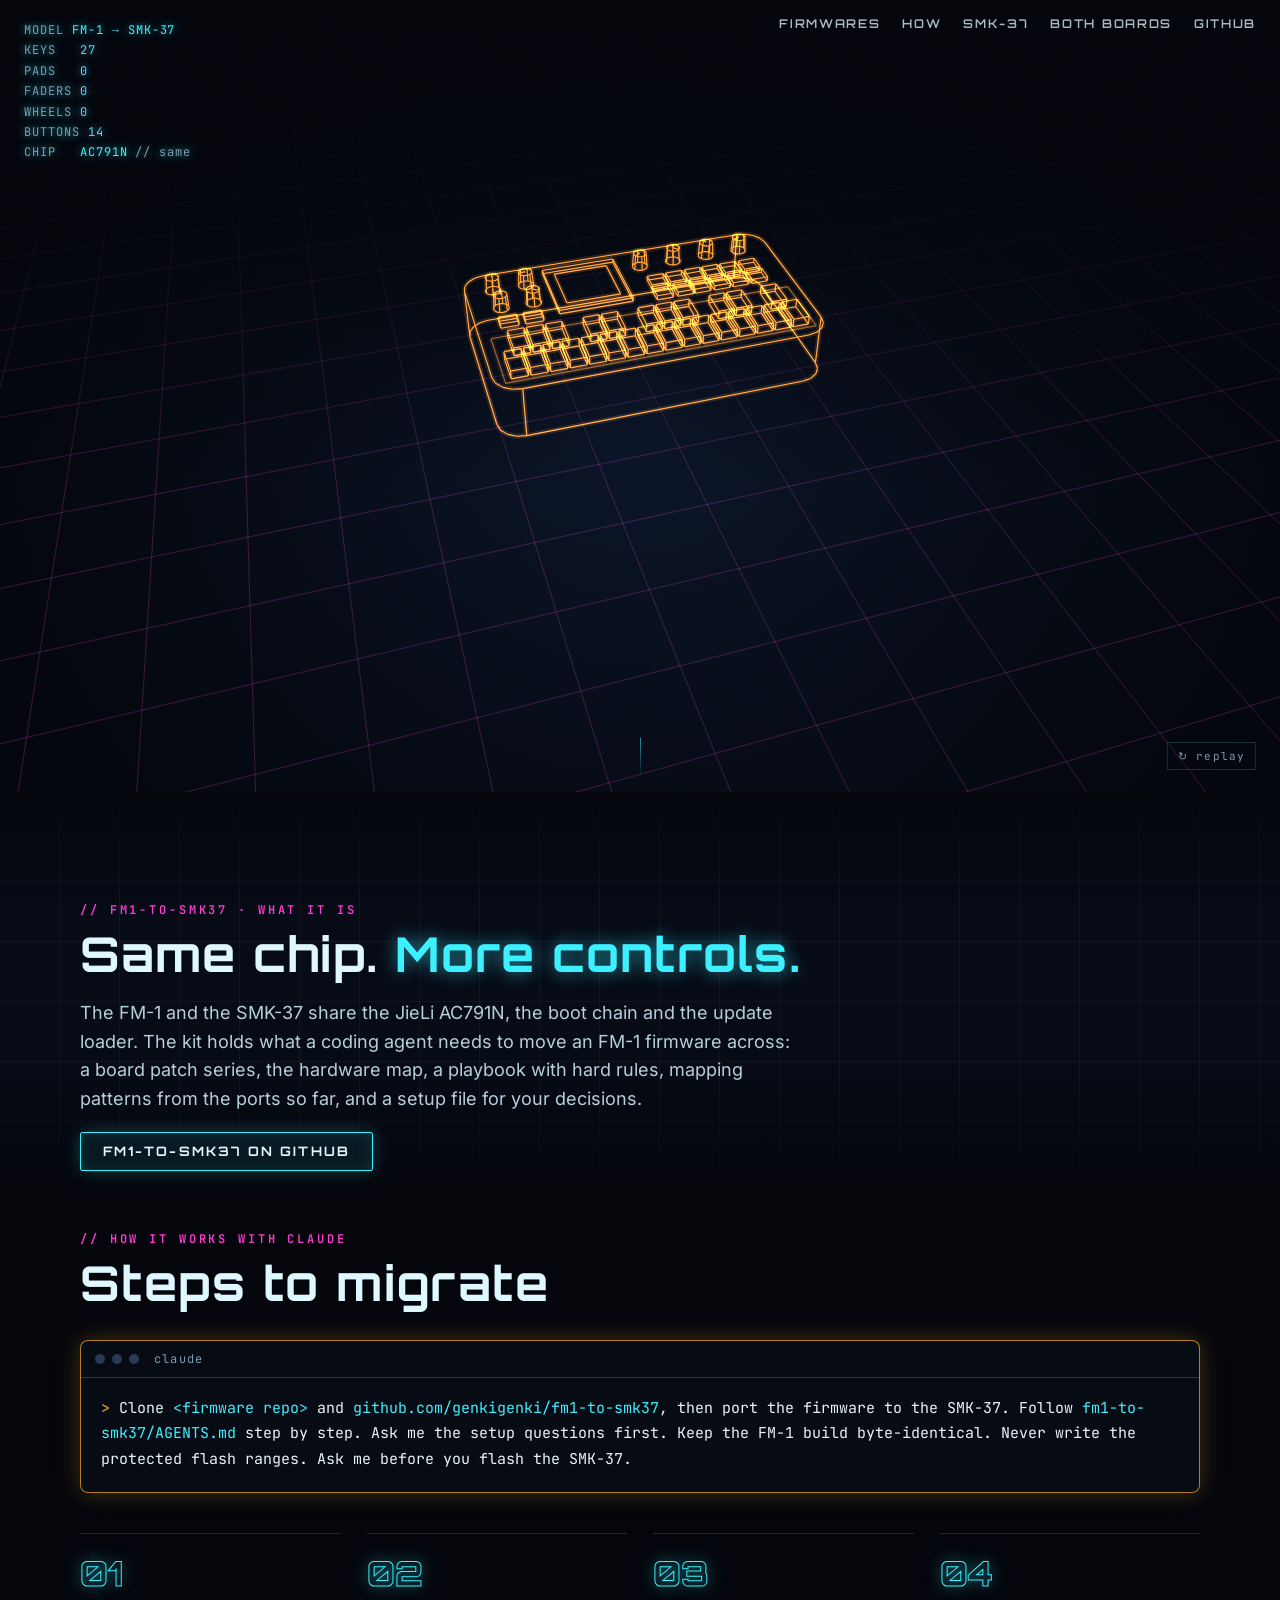
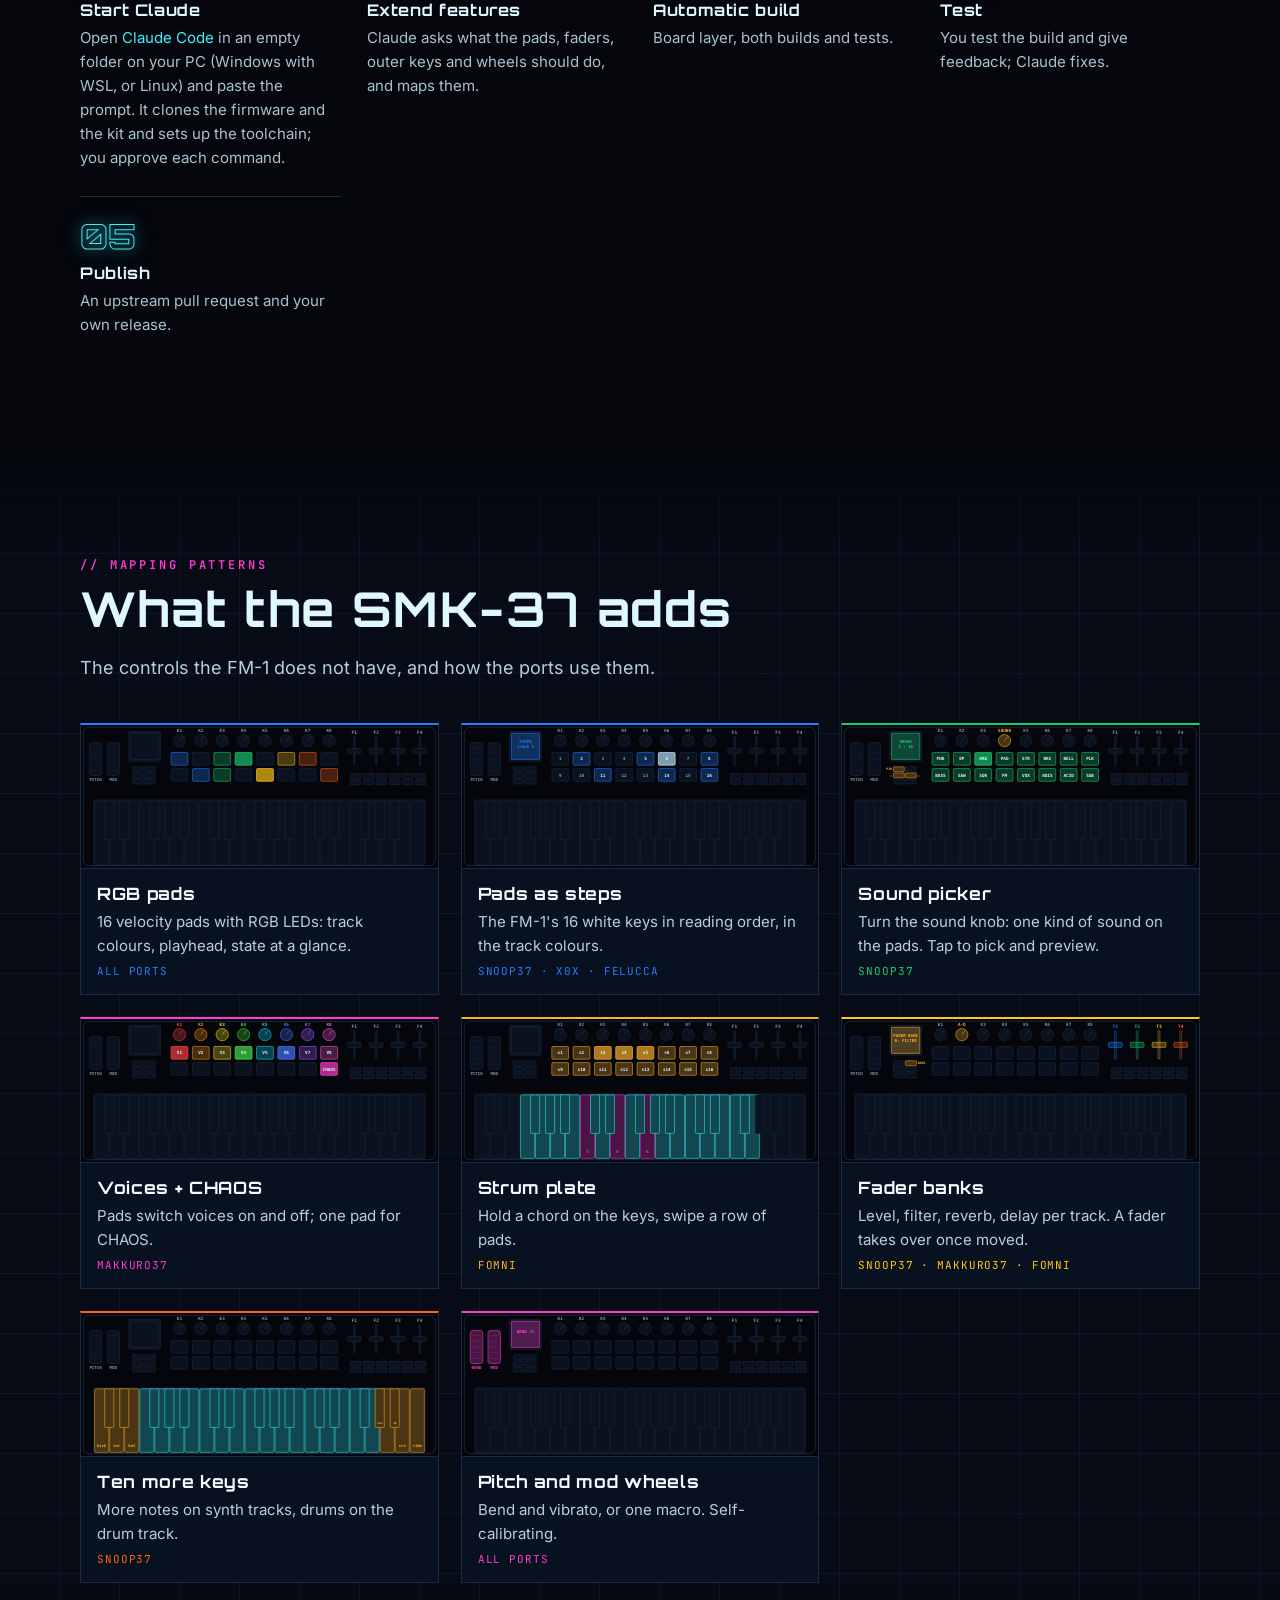
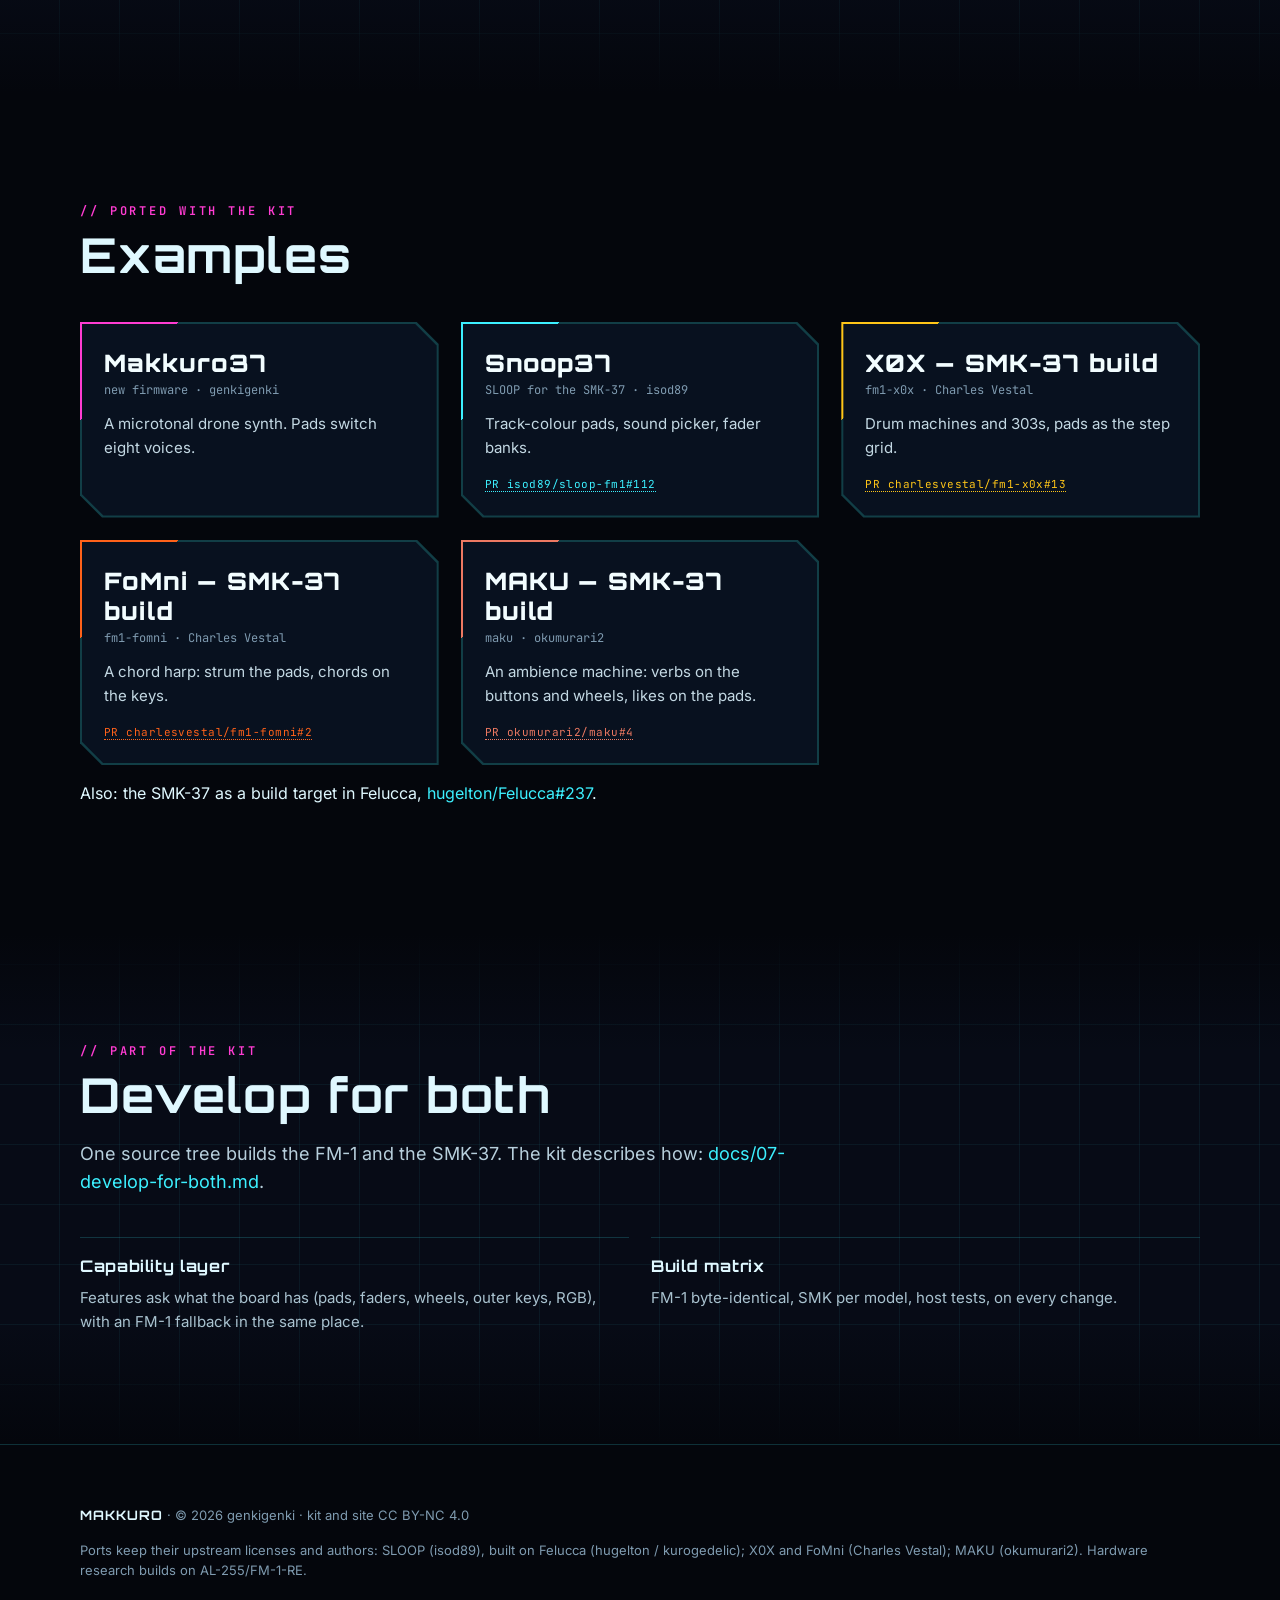
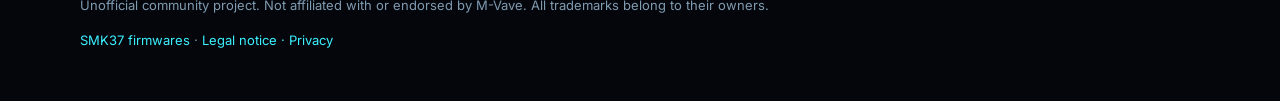
<file: kit.html>
<!doctype html>
<html lang="en">
<head>
<meta charset="utf-8">
<meta name="viewport" content="width=device-width, initial-scale=1">
<title>SMK37 Port Kit</title>
<meta name="description" content="Migrate FM-1 firmwares to the M-Vave SMK-37 with a coding agent such as Claude Code: board patch series, playbook, mapping patterns, setup file.">
<meta name="theme-color" content="#04060c">
<link rel="stylesheet" href="fonts/fonts.css">
<style>
:root {
  --bg: #04060c;
  --bg2: #070b16;
  --ink: #dff8ff;
  --dim: #7f9bb0;
  --cyan: #3cf0ff;
  --mag: #ff3cd2;
  --amber: #ffb02a;
  --line: rgba(60, 240, 255, .18);
  --card: rgba(10, 20, 36, .72);
  --t1: #287cff; --t2: #1ecc70; --t3: #ffc618; --t4: #ff621a;
}
* { box-sizing: border-box; }
html { scroll-behavior: smooth; }
body {
  margin: 0; background: var(--bg); color: var(--ink);
  font: 16px/1.6 Inter, system-ui, sans-serif; overflow-x: hidden;
}
a { color: var(--cyan); text-decoration: none; }
a:hover { text-shadow: 0 0 12px var(--cyan); }
.mono { font-family: "JetBrains Mono", ui-monospace, monospace; }

/* ---------- hero ---------- */
.hero { position: relative; height: 100vh; min-height: 560px; overflow: hidden; }
#stage { position: absolute; inset: 0; width: 100%; height: 100%; display: block; }
.hud {
  position: absolute; left: 24px; top: 20px; z-index: 2;
  font: 12px/1.7 "JetBrains Mono", monospace; color: var(--cyan); letter-spacing: .08em;
  text-shadow: 0 0 8px rgba(60, 240, 255, .7); pointer-events: none;
}
.hud .k { color: var(--dim); }
.hud .new { color: #5ad2ff; text-shadow: 0 0 8px rgba(90, 210, 255, .8); }
.nav {
  position: absolute; right: 24px; top: 18px; z-index: 3; display: flex; gap: 22px;
  font: 600 12px/1 Orbitron, sans-serif; letter-spacing: .14em; text-transform: uppercase;
}
.nav a { color: var(--ink); opacity: .75; }
.nav a:hover { opacity: 1; color: var(--cyan); }
.title {
  position: absolute; left: 0; right: 0; bottom: 9vh; z-index: 2; text-align: center;
  opacity: 0; transform: translateY(18px); transition: opacity 1.2s ease, transform 1.2s ease;
  pointer-events: none; padding: 0 16px;
}
.title.on { opacity: 1; transform: none; pointer-events: auto; }
.title h1 {
  margin: 0; font: 900 clamp(48px, 11vw, 132px)/1 Orbitron, sans-serif; letter-spacing: .06em;
  color: #effcff;
  text-shadow: 0 0 6px var(--cyan), 0 0 22px rgba(60, 240, 255, .8), 0 0 60px rgba(60, 240, 255, .45);
}
.title h1 span { color: #ffe9fb; text-shadow: 0 0 6px var(--mag), 0 0 24px rgba(255, 60, 210, .85), 0 0 60px rgba(255, 60, 210, .5); }
.title p { margin: 10px auto 22px; max-width: 640px; font-size: clamp(15px, 2.2vw, 19px); color: #bfe9f5; }
.btns { display: flex; gap: 14px; justify-content: center; flex-wrap: wrap; }
.btn {
  display: inline-block; padding: 12px 22px; border: 1px solid var(--cyan); border-radius: 2px;
  font: 700 13px/1 Orbitron, sans-serif; letter-spacing: .16em; text-transform: uppercase; color: var(--ink);
  background: rgba(60, 240, 255, .08); box-shadow: 0 0 18px rgba(60, 240, 255, .25), inset 0 0 14px rgba(60, 240, 255, .12);
}
.btn.alt { border-color: var(--mag); background: rgba(255, 60, 210, .08); box-shadow: 0 0 18px rgba(255, 60, 210, .25), inset 0 0 14px rgba(255, 60, 210, .12); }
.btn:hover { color: #fff; text-shadow: 0 0 10px var(--cyan); }
.replay {
  position: absolute; right: 24px; bottom: 22px; z-index: 3; background: none; border: 1px solid var(--line);
  color: var(--dim); font: 11px "JetBrains Mono", monospace; letter-spacing: .1em; padding: 6px 10px; cursor: pointer;
}
.replay:hover { color: var(--cyan); border-color: var(--cyan); }
.scrollcue { position: absolute; left: 50%; bottom: 14px; z-index: 2; width: 1px; height: 40px; background: linear-gradient(var(--cyan), transparent); opacity: .6; }

/* ---------- sections ---------- */
section { position: relative; padding: 110px 24px; }
#why { padding-bottom: 20px; }
#firmwares { padding-top: 40px; }
.wrap { max-width: 1120px; margin: 0 auto; }
.eyebrow { font: 600 12px "JetBrains Mono", monospace; letter-spacing: .24em; color: var(--mag); text-transform: uppercase; }
h2 { margin: 10px 0 18px; font: 700 clamp(28px, 4.6vw, 48px)/1.1 Orbitron, sans-serif; letter-spacing: .03em; }
h2 em { font-style: normal; color: var(--cyan); text-shadow: 0 0 18px rgba(60, 240, 255, .6); }
.lead { max-width: 720px; color: #b7cfdc; font-size: 18px; }
.gridbg {
  background:
    linear-gradient(var(--bg) 0, transparent 120px, transparent calc(100% - 120px), var(--bg) 100%),
    repeating-linear-gradient(0deg, transparent 0 59px, rgba(60, 240, 255, .06) 59px 60px),
    repeating-linear-gradient(90deg, transparent 0 59px, rgba(60, 240, 255, .06) 59px 60px),
    var(--bg2);
}


/* firmware cards */
.cards { margin-top: 44px; display: grid; grid-template-columns: repeat(auto-fit, minmax(min(100%, 420px), 1fr)); gap: 22px; }
.card {
  /* chamfered corners: ::before is the outline (the full shape in the line colour), ::after the fill inset by the
     line width, so the line stays closed around the cut corners; the glow is a drop-shadow that follows the shape */
  --bw: 2px; --cut: 22px;
  --line-c: linear-gradient(135deg, var(--c, var(--cyan)) 0 70px, rgba(60, 240, 255, .24) 70px);
  position: relative; isolation: isolate; padding: 26px 24px 22px;
  transition: transform .25s, filter .25s;
}
a.card { display: block; color: inherit; text-decoration: none; }
a.card:hover { text-shadow: none; }
.card::before, .card::after { content: ""; position: absolute; pointer-events: none; }
.card::before { inset: 0; z-index: -2; background: var(--line-c);
  clip-path: polygon(0 0, calc(100% - var(--cut)) 0, 100% var(--cut), 100% 100%, var(--cut) 100%, 0 calc(100% - var(--cut))); }
.card::after { inset: var(--bw); z-index: -1; background: #08111f;
  clip-path: polygon(0 0, calc(100% - var(--cut) + .6px) 0, 100% calc(var(--cut) - .6px), 100% 100%,
                     calc(var(--cut) - .6px) 100%, 0 calc(100% - var(--cut) + .6px)); }
.card:hover { --bw: 3px; --line-c: var(--c, var(--cyan)); transform: translateY(-3px);
  filter: drop-shadow(0 0 10px var(--c, var(--cyan))); }
.card h3 { margin: 0; font: 900 24px Orbitron, sans-serif; letter-spacing: .04em; color: #f2fdff; }
.card h3 small { font: 500 11px "JetBrains Mono", monospace; letter-spacing: .12em; color: var(--c, var(--cyan)); margin-left: 8px; vertical-align: middle; }
.card .from { margin: 4px 0 14px; font: 12px "JetBrains Mono", monospace; color: var(--dim); }
.card h3 a { color: inherit; }
.card .from a { color: inherit; border-bottom: 1px dotted currentColor; }
.card .from a:hover, .card h3 a:hover { color: var(--c, var(--cyan)); }
.card p { margin: 0 0 14px; color: #c3d8e3; font-size: 15px; }
.card ul { margin: 0 0 16px; padding: 0; list-style: none; font-size: 14px; color: #a9c2cf; }
.card li { padding-left: 18px; position: relative; margin: 4px 0; }
.card li::before { content: ""; position: absolute; left: 0; top: .62em; width: 8px; height: 2px; background: var(--c, var(--cyan)); }
.tag { display: inline-block; font: 600 10px "JetBrains Mono", monospace; letter-spacing: .14em; text-transform: uppercase; padding: 4px 8px; border: 1px solid currentColor; color: var(--amber); }
.tag.ok { color: #46f0a0; }
.card.flag { grid-column: 1 / -1; display: grid; grid-template-columns: 1.2fr 1fr; gap: 28px; align-items: center; }
.card.flag h3 { font-size: 34px; }
.padrow { display: grid; grid-template-columns: repeat(8, 1fr); gap: 7px; }
.padrow i { aspect-ratio: 1; border-radius: 3px; background: #0d1526; border: 1px solid #1b2a44; transition: background .12s, box-shadow .12s; }

/* steps */
.steps { margin-top: 40px; display: grid; grid-template-columns: repeat(auto-fit, minmax(230px, 1fr)); gap: 26px; counter-reset: s; }
.step { border-top: 1px solid var(--line); padding-top: 18px; }
.step::before { counter-increment: s; content: "0" counter(s); font: 900 34px Orbitron, sans-serif; color: transparent; -webkit-text-stroke: 1px var(--cyan); text-shadow: 0 0 18px rgba(60, 240, 255, .35); }
.step h4 { margin: 6px 0 6px; font: 700 16px Orbitron, sans-serif; letter-spacing: .04em; }
.step p { margin: 0; color: #a9c2cf; font-size: 15px; }
code { font: 13px "JetBrains Mono", monospace; color: var(--cyan); background: rgba(60, 240, 255, .07); padding: 1px 6px; }

/* extras */
.duo { margin-top: 40px; display: grid; grid-template-columns: repeat(auto-fit, minmax(300px, 1fr)); gap: 22px; }
.knobs { display: grid; grid-template-columns: repeat(8, 1fr); gap: 6px; margin-top: 16px; max-width: 400px; }
.knobs img { width: 100%; height: auto; aspect-ratio: 1; cursor: grab; touch-action: none; user-select: none;
  filter: drop-shadow(0 3px 6px rgba(0, 0, 0, .6)); transition: filter .2s; }
.knobs img:hover { filter: drop-shadow(0 0 8px rgba(60, 240, 255, .55)); }
.knobs img.drag { cursor: grabbing; }

footer { padding: 60px 24px 50px; border-top: 1px solid var(--line); color: var(--dim); font-size: 13px; }
footer .wrap { display: grid; gap: 14px; }
footer b { color: var(--ink); font-family: Orbitron, sans-serif; letter-spacing: .08em; }

.reveal { opacity: 0; transform: translateY(26px); transition: opacity .9s ease, transform .9s ease; }
.reveal.in { opacity: 1; transform: none; }

/* ---------- the kit page ---------- */
.hero { height: 88vh; }
.title h1 { font-size: clamp(44px, 10vw, 120px); }
.term { margin-top: 30px; border: 1px solid rgba(255, 176, 42, .7); border-radius: 8px; background: rgba(8, 12, 22, .92);
  box-shadow: 0 0 24px rgba(255, 176, 42, .25); overflow: hidden; }
.term .bar { display: flex; align-items: center; gap: 7px; padding: 10px 14px; border-bottom: 1px solid rgba(255, 176, 42, .25);
  font: 12px "JetBrains Mono", monospace; color: var(--dim); letter-spacing: .1em; }
.term .bar i { width: 10px; height: 10px; border-radius: 50%; background: #2a3a52; }
.term .bar span { margin-left: 8px; }
.term p { margin: 0; padding: 18px 20px 20px; font: 15px/1.7 "JetBrains Mono", monospace; color: #e8f4f8; overflow-wrap: anywhere; }
.term .p { color: var(--amber); } .term .c { color: var(--cyan); }
.pats { margin-top: 40px; display: grid; grid-template-columns: repeat(auto-fit, minmax(min(100%, 330px), 1fr)); gap: 22px; }
.pat { margin: 0; background: #08111f; border: 1px solid #1b2a44; border-top: 2px solid var(--c); transition: transform .25s, box-shadow .25s; }
.pat:hover { transform: translateY(-3px); box-shadow: 0 0 22px -6px var(--c); }
.pat img { display: block; width: 100%; height: auto; border-bottom: 1px solid #1b2a44; }
.pat figcaption { padding: 14px 16px 16px; display: grid; gap: 6px; }
.pat b { font: 700 17px Orbitron, sans-serif; letter-spacing: .04em; color: #f2fdff; }
.pat span { color: #b7cfdc; font-size: 15px; }
.pat em { font: normal 11px "JetBrains Mono", monospace; letter-spacing: .08em; color: var(--c); text-transform: uppercase; }
.ports-grid { margin-top: 40px; display: grid; grid-template-columns: repeat(auto-fit, minmax(min(100%, 300px), 1fr)); gap: 22px; }
.ports-grid .card p { margin-bottom: 10px; }
.card .pr { font: 11px "JetBrains Mono", monospace; color: var(--c); letter-spacing: .04em; border-bottom: 1px dotted currentColor; }
#what { padding-bottom: 10px; }
#how { padding-top: 50px; }
.title .repo { display: inline-block; margin-top: 16px; font-size: 13px; letter-spacing: .06em; color: var(--dim); }
.title .repo:hover { color: var(--cyan); }
.duo .col { border-top: 1px solid var(--line); padding-top: 16px; }
.duo .col b { font: 700 16px Orbitron, sans-serif; letter-spacing: .04em; }
.duo .col p { margin: 6px 0 0; color: #a9c2cf; font-size: 15px; }

@media (max-width: 720px) {
  .nav { display: none; }
  .hud { left: 16px; top: 14px; font-size: 10px; }
  section { padding: 80px 16px; }
  .card.flag { grid-template-columns: 1fr; }
  .replay { right: 16px; }
}
@media (prefers-reduced-motion: reduce) {
  .reveal, .title { transition: none; }
}
</style>
</head>
<body>

<header class="hero">
  <canvas id="stage" aria-label="A wireframe FM-1 grows into an SMK-37"></canvas>
  <div class="hud" id="hud" aria-hidden="true"></div>
  <nav class="nav"><a href="index.html">Firmwares</a><a href="#how">How</a><a href="#patterns">SMK-37</a><a href="#both">Both boards</a><a href="https://github.com/genkigenki/fm1-to-smk37">GitHub</a></nav>
  <div class="title" id="title">
    <h1>PORT <span>KIT</span></h1>
    <p>Migrate FM-1 firmwares to the SMK-37. Develop agnostic of the board.</p>
    <div class="btns"><a class="btn" href="https://github.com/genkigenki/fm1-to-smk37">Get the kit</a><a class="btn alt" href="#how">How it works</a><a class="btn alt" href="#both">Develop for both</a></div>
    <a class="repo mono" href="https://github.com/genkigenki/fm1-to-smk37">github.com/genkigenki/fm1-to-smk37</a>
  </div>
  <button class="replay mono" id="replay" type="button">↻ replay</button>
  <div class="scrollcue"></div>
</header>

<section id="what" class="gridbg">
  <div class="wrap reveal">
    <div class="eyebrow">// fm1-to-smk37 · what it is</div>
    <h2>Same chip. <em>More controls.</em></h2>
    <p class="lead">The FM-1 and the SMK-37 share the JieLi AC791N, the boot chain and the update loader.
      The kit holds what a coding agent needs to move an FM-1 firmware across: a board patch series, the hardware map,
      a playbook with hard rules, mapping patterns from the ports so far, and a setup file for your decisions.</p>
    <div class="btns" style="justify-content: flex-start"><a class="btn" href="https://github.com/genkigenki/fm1-to-smk37">fm1-to-smk37 on GitHub</a></div>
  </div>
</section>

<section id="how">
  <div class="wrap">
    <div class="reveal">
      <div class="eyebrow">// how it works with Claude</div>
      <h2>Steps to migrate</h2>
    </div>
    <div class="term reveal" role="figure" aria-label="The prompt">
      <div class="bar"><i></i><i></i><i></i><span>claude</span></div>
      <p><span class="p">&gt;</span> Clone <span class="c">&lt;firmware repo&gt;</span> and <span class="c">github.com/genkigenki/fm1-to-smk37</span>, then port the firmware to the SMK-37. Follow <span class="c">fm1-to-smk37/AGENTS.md</span> step by step.
        Ask me the setup questions first. Keep the FM-1 build byte-identical. Never write the protected flash ranges.
        Ask me before you flash the SMK-37.</p>
    </div>
    <div class="steps reveal">
      <div class="step"><h4>Start Claude</h4><p>Open <a href="https://claude.com/claude-code">Claude Code</a> in an empty folder on your PC (Windows with WSL, or Linux) and paste the prompt. It clones the firmware and the kit and sets up the toolchain; you approve each command.</p></div>
      <div class="step"><h4>Extend features</h4><p>Claude asks what the pads, faders, outer keys and wheels should do, and maps them.</p></div>
      <div class="step"><h4>Automatic build</h4><p>Board layer, both builds and tests.</p></div>
      <div class="step"><h4>Test</h4><p>You test the build and give feedback; Claude fixes.</p></div>
      <div class="step"><h4>Publish</h4><p>An upstream pull request and your own release.</p></div>
    </div>
  </div>
</section>

<section id="patterns" class="gridbg">
  <div class="wrap">
    <div class="reveal">
      <div class="eyebrow">// mapping patterns</div>
      <h2>What the SMK-37 adds</h2>
      <p class="lead">The controls the FM-1 does not have, and how the ports use them.</p>
    </div>
    <div class="pats">
      <figure class="pat reveal" style="--c: var(--t1)"><img src="assets/kit/pads-rgb.svg" width="1570" height="630" alt="16 RGB velocity pads" loading="lazy">
        <figcaption><b>RGB pads</b><span>16 velocity pads with RGB LEDs: track colours, playhead, state at a glance.</span><em>all ports</em></figcaption></figure>
      <figure class="pat reveal" style="--c: var(--t1)"><img src="assets/kit/pads-steps.svg" width="1570" height="630" alt="Pads as 16 steps in track colours" loading="lazy">
        <figcaption><b>Pads as steps</b><span>The FM-1's 16 white keys in reading order, in the track colours.</span><em>Snoop37 · X0X · Felucca</em></figcaption></figure>
      <figure class="pat reveal" style="--c: var(--t2)"><img src="assets/kit/pads-picker.svg" width="1570" height="630" alt="Pad sound picker" loading="lazy">
        <figcaption><b>Sound picker</b><span>Turn the sound knob: one kind of sound on the pads. Tap to pick and preview.</span><em>Snoop37</em></figcaption></figure>
      <figure class="pat reveal" style="--c: var(--mag)"><img src="assets/kit/pads-perform.svg" width="1570" height="630" alt="Pads gate voices, a CHAOS pad" loading="lazy">
        <figcaption><b>Voices + CHAOS</b><span>Pads switch voices on and off; one pad for CHAOS.</span><em>Makkuro37</em></figcaption></figure>
      <figure class="pat reveal" style="--c: var(--amber)"><img src="assets/kit/pads-strum.svg" width="1570" height="630" alt="Pads as a strum plate" loading="lazy">
        <figcaption><b>Strum plate</b><span>Hold a chord on the keys, swipe a row of pads.</span><em>FoMni</em></figcaption></figure>
      <figure class="pat reveal" style="--c: var(--t3)"><img src="assets/kit/faders-banks.svg" width="1570" height="630" alt="Fader banks" loading="lazy">
        <figcaption><b>Fader banks</b><span>Level, filter, reverb, delay per track. A fader takes over once moved.</span><em>Snoop37 · Makkuro37 · FoMni</em></figcaption></figure>
      <figure class="pat reveal" style="--c: var(--t4)"><img src="assets/kit/keys-outer.svg" width="1570" height="630" alt="Outer keys extend the range and play drums" loading="lazy">
        <figcaption><b>Ten more keys</b><span>More notes on synth tracks, drums on the drum track.</span><em>Snoop37</em></figcaption></figure>
      <figure class="pat reveal" style="--c: var(--mag)"><img src="assets/kit/wheels.svg" width="1570" height="630" alt="Pitch and mod wheels" loading="lazy">
        <figcaption><b>Pitch and mod wheels</b><span>Bend and vibrato, or one macro. Self-calibrating.</span><em>all ports</em></figcaption></figure>
    </div>
  </div>
</section>

<section id="ported">
  <div class="wrap">
    <div class="reveal">
      <div class="eyebrow">// ported with the kit</div>
      <h2>Examples</h2>
    </div>
    <div class="ports-grid">
      <div class="card reveal" style="--c: var(--mag)"><h3><a href="https://github.com/genkigenki/Makkuro37">Makkuro37</a></h3><div class="from">new firmware · genkigenki</div><p>A microtonal drone synth. Pads switch eight voices.</p></div>
      <div class="card reveal" style="--c: var(--cyan)"><h3><a href="https://github.com/genkigenki/sloop-fm1">Snoop37</a></h3><div class="from">SLOOP for the SMK-37 · isod89</div><p>Track-colour pads, sound picker, fader banks.</p><a class="pr" href="https://github.com/isod89/sloop-fm1/pull/112">PR isod89/sloop-fm1#112</a></div>
      <div class="card reveal" style="--c: var(--t3)"><h3><a href="https://github.com/genkigenki/fm1-x0x">X0X — SMK-37 build</a></h3><div class="from">fm1-x0x · Charles Vestal</div><p>Drum machines and 303s, pads as the step grid.</p><a class="pr" href="https://github.com/charlesvestal/fm1-x0x/pull/13">PR charlesvestal/fm1-x0x#13</a></div>
      <div class="card reveal" style="--c: var(--t4)"><h3><a href="https://github.com/genkigenki/fm1-fomni">FoMni — SMK-37 build</a></h3><div class="from">fm1-fomni · Charles Vestal</div><p>A chord harp: strum the pads, chords on the keys.</p><a class="pr" href="https://github.com/charlesvestal/fm1-fomni/pull/2">PR charlesvestal/fm1-fomni#2</a></div>
      <div class="card reveal" style="--c: #ed7962"><h3><a href="https://github.com/genkigenki/Felucca/tree/maku-smk37-2">MAKU — SMK-37 build</a></h3><div class="from">maku · okumurari2</div><p>An ambience machine: verbs on the buttons and wheels, likes on the pads.</p><a class="pr" href="https://github.com/okumurari2/maku/pull/4">PR okumurari2/maku#4</a></div>
    </div>
    <p class="small note reveal">Also: the SMK-37 as a build target in Felucca, <a href="https://github.com/hugelton/Felucca/pull/237">hugelton/Felucca#237</a>.</p>
  </div>
</section>

<section id="both" class="gridbg">
  <div class="wrap reveal">
    <div class="eyebrow">// part of the kit</div>
    <h2>Develop for both</h2>
    <p class="lead">One source tree builds the FM-1 and the SMK-37. The kit describes how:
      <a href="https://github.com/genkigenki/fm1-to-smk37/blob/main/docs/07-develop-for-both.md">docs/07-develop-for-both.md</a>.</p>
    <div class="duo">
      <div class="col"><b>Capability layer</b><p>Features ask what the board has (pads, faders, wheels, outer keys, RGB), with an FM-1 fallback in the same place.</p></div>
      <div class="col"><b>Build matrix</b><p>FM-1 byte-identical, SMK per model, host tests, on every change.</p></div>
    </div>
  </div>
</section>

<footer>
  <div class="wrap">
    <div><b>MAKKURO</b> · © 2026 genkigenki · kit and site CC BY-NC 4.0</div>
    <div>Ports keep their upstream licenses and authors: SLOOP (isod89), built on Felucca (hugelton / kurogedelic);
      X0X and FoMni (Charles Vestal); MAKU (okumurari2). Hardware research builds on AL-255/FM-1-RE.</div>
    <div>Unofficial community project. Not affiliated with or endorsed by M-Vave. All trademarks belong to their owners.</div>
    <div><a href="index.html">SMK37 firmwares</a> · <a href="legal.html">Legal notice · Privacy</a></div>
  </div>
</footer>

<script>
(() => {
  "use strict";
  const cv = document.getElementById("stage"), cx = cv.getContext("2d");
  const hud = document.getElementById("hud"), title = document.getElementById("title");
  const reduce = matchMedia("(prefers-reduced-motion: reduce)").matches;
  let W = 0, H = 0, DPR = 1;
  function size() {
    DPR = Math.min(devicePixelRatio || 1, 2);
    W = cv.clientWidth; H = cv.clientHeight;
    cv.width = W * DPR; cv.height = H * DPR;
    cx.setTransform(DPR, 0, 0, DPR, 0, 0);
  }
  addEventListener("resize", size); size();

  const clamp = (x, a = 0, b = 1) => Math.max(a, Math.min(b, x));
  const lerp = (a, b, t) => a + (b - a) * t;
  const sst = (e0, e1, x) => { const t = clamp((x - e0) / (e1 - e0)); return t * t * (3 - 2 * t); };
  const ease = t => t < .5 ? 4 * t * t * t : 1 - Math.pow(-2 * t + 2, 3) / 2;
  const mix = (a, b, t) => [lerp(a[0], b[0], t), lerp(a[1], b[1], t), lerp(a[2], b[2], t)];
  const CYAN = [60, 240, 255], MAG = [255, 60, 210], AMB = [255, 176, 42];
  const TRK = [[40, 124, 255], [30, 204, 112], [255, 198, 24], [255, 98, 26]];

  /* ---- geometry: every element is a list of 3D segments, a colour and an alpha ---- */
  let E;
  function el(col, a, order) { const e = { s: [], col, a, order, fill: null }; E.push(e); return e; }
  function seg(e, x0, y0, z0, x1, y1, z1) { e.s.push(x0, y0, z0, x1, y1, z1); }
  function box(e, x0, x1, y0, y1, z0, z1) {
    for (const y of [y0, y1]) {
      seg(e, x0, y, z0, x1, y, z0); seg(e, x1, y, z0, x1, y, z1);
      seg(e, x1, y, z1, x0, y, z1); seg(e, x0, y, z1, x0, y, z0);
    }
    seg(e, x0, y0, z0, x0, y1, z0); seg(e, x1, y0, z0, x1, y1, z0);
    seg(e, x1, y0, z1, x1, y1, z1); seg(e, x0, y0, z1, x0, y1, z1);
  }
  function rect(e, x0, x1, y, z0, z1) {
    seg(e, x0, y, z0, x1, y, z0); seg(e, x1, y, z0, x1, y, z1);
    seg(e, x1, y, z1, x0, y, z1); seg(e, x0, y, z1, x0, y, z0);
  }
  function ring(e, x, y, z, r, n = 18) {
    for (let i = 0; i < n; i++) {
      const a0 = i / n * 6.2832, a1 = (i + 1) / n * 6.2832;
      seg(e, x + Math.cos(a0) * r, y, z + Math.sin(a0) * r, x + Math.cos(a1) * r, y, z + Math.sin(a1) * r);
    }
  }
  function cyl(e, x, y0, y1, z, r, rot) {
    ring(e, x, y0, z, r); ring(e, x, y1, z, r * .86);
    for (let i = 0; i < 6; i++) {
      const a = i / 6 * 6.2832 + rot;
      seg(e, x + Math.cos(a) * r, y0, z + Math.sin(a) * r, x + Math.cos(a) * r * .86, y1, z + Math.sin(a) * r * .86);
    }
    seg(e, x, y1 + .02, z, x + Math.cos(rot) * r * .8, y1 + .02, z + Math.sin(rot) * r * .8);
  }

  /* Both panels measured 1:1 from top-view photos (FM-1 161.5 x 96.5 mm, SMK-37 Pro ~525 x 207 mm), 1 unit = 5 mm.
     F(): FM-1 photo pixels (1500 x 844, body 125..1375), S(): SMK-37 Pro photo pixels (1600 x 899, body 30..1578). */
  const KF = 32.3 / 1250, KS = 105 / 1548;
  const F = (x, y) => [(x - 750) * KF, (y - 421.5) * KF];
  const S = (x, y) => [(x - 804) * KS, (y - 443) * KS];
  const FMC = [255, 150, 40], NEW = [90, 210, 255];      // the FM-1's own parts: orange. Everything the SMK adds: light blue

  // an element at FM-1 rect a (centre px, size px) morphing into SMK rect b; null = it does not exist on that side
  function rr(fa, sb, em) {
    const a = fa && [...F(fa[0], fa[1]), fa[2] * KF, fa[3] * KF], b = sb && [...S(sb[0], sb[1]), sb[2] * KS, sb[3] * KS];
    if (a && b) return [lerp(a[0], b[0], em), lerp(a[1], b[1], em), lerp(a[2], b[2], em), lerp(a[3], b[3], em)];
    return a || [b[0] * GX, b[1] * GZ, b[2], b[3]];   // (new parts ride on the growing body)
  }
  function rbox(e, c, y0, y1, g = 1) {                  // a box from a centre rect, scaled by g (appearing parts)
    const w = c[2] * g / 2, d = c[3] * g / 2;
    box(e, c[0] - w, c[0] + w, y0, lerp(y0, y1, g), c[1] - d, c[1] + d);
  }
  function roundRect(e, x0, x1, z0, z1, r, y) {
    const pts = [];
    for (const [cx0, cz0, a0] of [[x1 - r, z0 + r, -90], [x1 - r, z1 - r, 0], [x0 + r, z1 - r, 90], [x0 + r, z0 + r, 180]])
      for (let i = 0; i <= 4; i++) { const a = (a0 + i * 22.5) * Math.PI / 180; pts.push([cx0 + Math.cos(a) * r, cz0 + Math.sin(a) * r]); }
    for (let i = 0; i < pts.length; i++) { const p = pts[i], q = pts[(i + 1) % pts.length]; seg(e, p[0], y, p[1], q[0], y, q[1]); }
    return pts;
  }

  // FM-1 controls -> where the port puts them on the SMK-37 Pro
  const KNOBS = [[225, 165, 0], [357, 165, 1], [357, 295, 2], [225, 295, 3], [829, 165, 4], [970, 165, 5], [1112, 165, 6], [1255, 165, 7]];
  const SK = (i) => [453 + i * 94, 197];                 // K1..K8
  const FBX = [847, 926, 1005, 1083, 1161, 1240], FBY = [302, 381];
  const SBX = [1227, 1285, 1342, 1400, 1457, 1514], SBY = [352, 380];
  // FM grid (row, col) -> SMK grid (row, col): FX SEL ENV LFO EDIT GLO / HOME SAVE ARP SEQ PLAY REC
  const BMAP = [[1, 2], [0, 2], [0, 3], [0, 1], [1, 1], [0, 4], [1, 0], [0, 5], [0, 0], [1, 3], [1, 4], [1, 5]];
  const FWHITE = (i) => [215 + i * 71.33, 672];
  const FUP = [251, 322, 394, 537, 608, 750, 821, 892, 1034, 1105, 1247];
  const UPJ = [3, 4, 5, 7, 8, 10, 11, 12, 14, 15, 17];   // the SMK black key (left white index) each upper FM-1 key becomes
  const SW = 66.09;
  let GX = 1, GZ = 1, NCREF = null;

  function build(m, t, settle) {
    E = [];
    const em = ease(m);
    const nc = mix([255, 255, 255], NEW, .55 + settle * .45);
    NCREF = nc;
    const h = lerp(5.7, 6.4, em);
    // body (rounded)
    const bw = lerp(32.3, 105, em) / 2, bd = lerp(19.3, 41.4, em) / 2, br = lerp(2.4, 1.6, em);
    GX = bw / 52.5; GZ = bd / 20.7;
    let e = el(FMC, 1, 0);
    const p0 = roundRect(e, -bw, bw, -bd, bd, br, 0); roundRect(e, -bw, bw, -bd, bd, br, h);
    for (let i = 0; i < p0.length; i += 5) seg(e, p0[i][0], 0, p0[i][1], p0[i][0], h, p0[i][1]);
    // the keybed well
    const kw = rr([750, 612, 1170, 273], [805, 602, 1454, 280], em);
    e = el(FMC, .55, .5); rect(e, kw[0] - kw[2] / 2, kw[0] + kw[2] / 2, h + .01, kw[1] - kw[3] / 2, kw[1] + kw[3] / 2);
    // keys: the FM-1's 16 lower pills -> SMK white keys 3..18, its 11 upper pills -> black keys; the rest is new
    for (let j = 0; j < 22; j++) {
      const s = [78 + (j + .5) * SW, 602, SW - 4, 280];
      const old = j >= 3 && j <= 18;
      const g = old ? 1 : sst(.25 + (j < 3 ? 3 - j : j - 18) * .08, .55 + (j < 3 ? 3 - j : j - 18) * .08, m);
      if (g <= .01) continue;
      const c = old ? rr([...FWHITE(j - 3), 62, 113], s, em) : rr(null, s, em);
      const ke = el(old ? FMC : nc, g, 1 + j * .02);
      rbox(ke, c, h, h + lerp(.9, 1.3, old ? em : 1), g);
    }
    const BL = [0, 1, 3, 4, 5, 7, 8, 10, 11, 12, 14, 15, 17, 18, 19];
    for (const j of BL) {
      const s = [78 + (j + 1) * SW, 547, 40, 170];
      const k = UPJ.indexOf(j), old = k >= 0;
      const g = old ? 1 : sst(.35, .7, m);
      if (g <= .01) continue;
      const c = old ? rr([FUP[k], 551, 62, 108], s, em) : rr(null, s, em);
      const be = el(old ? FMC : nc, g, 1.6 + j * .02);
      rbox(be, c, h + lerp(.1, 1.3, old ? em : 1), h + lerp(1, 2.6, old ? em : 1), g);
    }
    // display: bezel and screen
    const dz = rr([595, 250, 296, 295], [300, 222, 124, 115], em), sc = rr([595, 251, 216, 213], [298, 226, 105, 103], em);
    e = el(FMC, 1, 2);
    rbox(e, dz, h, h + .4);
    rect(e, sc[0] - sc[2] / 2, sc[0] + sc[2] / 2, h + .42, sc[1] - sc[3] / 2, sc[1] + sc[3] / 2);
    if (m > .85) {                                      // a waveform on the screen
      const se = el(NEW, sst(.85, 1, m), 9), n = 22;
      for (let i = 0; i < n; i++) {
        const u0 = i / n, u1 = (i + 1) / n, f = (u) => Math.sin(u * 13 + t * 3) * Math.sin(u * 3.1 + t) * .38;
        const x = (u) => sc[0] - sc[2] * .42 + u * sc[2] * .84;
        seg(se, x(u0), h + .44, sc[1] + f(u0) * sc[3], x(u1), h + .44, sc[1] + f(u1) * sc[3]);
      }
    }
    // the 8 knobs
    for (const [fx, fz, k] of KNOBS) {
      const [sx, sz] = SK(k);
      const a = F(fx, fz), b = S(sx, sz);
      const ke = el(FMC, 1, 2.5 + k * .05);
      cyl(ke, lerp(a[0], b[0], em), h, h + lerp(1.6, 2.4, em), lerp(a[1], b[1], em), lerp(30 * KF, 30 * KS, em), t * (k % 2 ? .6 : -.4) + k);
    }
    // the 12 grid buttons fly to their SMK twins, OCT- / OCT+ to OCTAVE- / OCTAVE+
    for (let i = 0; i < 12; i++) {
      const [r, c] = BMAP[i];
      const bc = rr([FBX[i % 6], FBY[i / 6 | 0], 66, 66], [SBX[c], SBY[r], 48, 21], em);
      rbox(el(FMC, 1, 3 + i * .03), bc, h, h + .5);
    }
    rbox(el(FMC, 1, 3.4), rr([245, 399, 70, 45], [270, 377, 48, 22], em), h, h + .5);
    rbox(el(FMC, 1, 3.45), rr([341, 399, 70, 45], [323, 377, 48, 22], em), h, h + .5);
    // new: KNOB BANK, FADER BANK, < and >
    for (const [x, y, d] of [[270, 323, 0], [323, 323, 1], [270, 350, 2], [323, 350, 3]]) {
      const g = sst(.55 + d * .05, .8 + d * .05, m); if (g <= .01) continue;
      rbox(el(nc, g, 4), rr(null, [x, y, 48, 22], em), h, h + .5, g);
    }
    // new: 16 pads under K1..K8
    for (let j = 0; j < 16; j++) {
      const g = sst(.35 + (j % 8) * .035, .62 + (j % 8) * .035, m); if (g <= .01) continue;
      const c = rr(null, [453 + (j % 8) * 94, j < 8 ? 277 : 348, 74, 56], em);
      const pe = el(nc, g, 4);
      rbox(pe, c, h, h + .55, g);
      const w = c[2] * g / 2, d = c[3] * g / 2;
      pe.fill = { x0: c[0] - w, x1: c[0] + w, z0: c[1] - d, z1: c[1] + d, y: h + .57, j };
    }
    // new: 4 faders
    for (let j = 0; j < 4; j++) {
      const g = sst(.5 + j * .06, .8 + j * .06, m); if (g <= .01) continue;
      let [fx, z0] = S(1222 + j * 96, 185), z1 = S(0, 300)[1] * GZ;
      fx *= GX; z0 *= GZ; z1 = lerp(z0, z1, g);
      const fe = el(nc, g, 4);
      rect(fe, fx - .3, fx + .3, h + .02, z0, z1);
      const pz = lerp(z0 + 1, z1 - 1, .5 + .45 * Math.sin(t * .9 + j * 1.3));
      box(fe, fx - 75 * KS / 2, fx + 75 * KS / 2, h, h + 1.6, pz - 25 * KS / 2, pz + 25 * KS / 2);
    }
    // new: pitch and mod wheels
    for (let j = 0; j < 2; j++) {
      const g = sst(.4, .75, m); if (g <= .01) continue;
      const [wx0, wz0] = S(j ? 162 : 84, 278), wx = wx0 * GX, wz = wz0 * GZ, we = el(nc, g, 4);
      const hw = 55 * KS / 2, hl = 145 * KS / 2;
      rect(we, wx - hw, wx + hw, h + .01, wz - hl, wz + hl);
      const r = hl * 1.25 * g, a0 = j ? 0 : Math.sin(t * 1.3) * .3;
      for (let i = 0; i < 14; i++) {
        const u0 = .5 + (i / 14 - .5) * 1.2 + a0, u1 = .5 + ((i + 1) / 14 - .5) * 1.2 + a0;
        for (const xx of [wx - hw * .8, wx + hw * .8])
          seg(we, xx, h - r * .55 + Math.sin(u0 * Math.PI) * r, wz - Math.cos(u0 * Math.PI) * r,
                  xx, h - r * .55 + Math.sin(u1 * Math.PI) * r, wz - Math.cos(u1 * Math.PI) * r);
      }
      for (let i = 0; i < 6; i++) {                     // grip ribs, rolling
        const u = (.5 + (i / 6 - .42) * .8 + a0 * 2 + 10) % 1;
        const yy = h - r * .55 + Math.sin(u * Math.PI) * r, zz = wz - Math.cos(u * Math.PI) * r;
        if (yy > h) seg(we, wx - hw * .8, yy, zz, wx + hw * .8, yy, zz);
      }
    }
    return E;
  }

  /* ---- camera and drawing ---- */
  let cam;
  function setCam(az, R, Hc, ty) {
    const ex = Math.sin(az) * R, ez = Math.cos(az) * R, ey = Hc;
    let fx = -ex, fy = ty - ey, fz = -ez; const fl = Math.hypot(fx, fy, fz); fx /= fl; fy /= fl; fz /= fl;
    let rx = -fz, rz = fx; const rl = Math.hypot(rx, rz); rx /= rl; rz /= rl;   // right = f x up
    const ux = -rz * fy, uy = rz * fx - rx * fz, uz = rx * fy;                  // up = right x f
    const F = Math.min(H, W * .62) / (2 * Math.tan(20 * Math.PI / 180));   // (portrait: fit the width)
    cam = { ex, ey, ez, fx, fy, fz, rx, rz, ux, uy, uz, F };
  }
  function proj(x, y, z, out, o) {
    const dx = x - cam.ex, dy = y - cam.ey, dz = z - cam.ez;
    const zc = dx * cam.fx + dy * cam.fy + dz * cam.fz;
    const xc = dx * cam.rx + dz * cam.rz;
    const yc = dx * cam.ux + dy * cam.uy + dz * cam.uz;
    out[o] = W / 2 + xc / zc * cam.F; out[o + 1] = H * .47 - yc / zc * cam.F; out[o + 2] = zc;
  }
  const P = new Float32Array(6);
  function strokeEl(e, frac, glow) {
    const s = e.s, n = s.length / 6;
    const c = e.col, a = e.a;
    cx.beginPath();
    for (let i = 0; i < n; i++) {
      const k = i * 6;
      let x1 = s[k + 3], y1 = s[k + 4], z1 = s[k + 5];
      if (frac < 1) { x1 = lerp(s[k], x1, frac); y1 = lerp(s[k + 1], y1, frac); z1 = lerp(s[k + 2], z1, frac); }
      proj(s[k], s[k + 1], s[k + 2], P, 0); proj(x1, y1, z1, P, 3);
      if (P[2] < 1 || P[5] < 1) continue;
      cx.moveTo(P[0], P[1]); cx.lineTo(P[3], P[4]);
    }
    const rgb = `${c[0] | 0},${c[1] | 0},${c[2] | 0}`;
    cx.strokeStyle = `rgba(${rgb},${.16 * a * glow})`; cx.lineWidth = 5; cx.stroke();
    cx.strokeStyle = `rgba(${rgb},${.95 * a})`; cx.lineWidth = 1.1; cx.stroke();
  }
  function fillPad(f, rgb, a) {
    const q = [[f.x0, f.z0], [f.x1, f.z0], [f.x1, f.z1], [f.x0, f.z1]];
    cx.beginPath();
    q.forEach(([x, z], i) => { proj(x, f.y, z, P, 0); i ? cx.lineTo(P[0], P[1]) : cx.moveTo(P[0], P[1]); });
    cx.closePath();
    cx.fillStyle = `rgba(${rgb[0]},${rgb[1]},${rgb[2]},${a})`; cx.fill();
  }

  function floor(t, alpha) {
    const y = -2.5, step = 8, off = (t * 6) % step;
    cx.beginPath();
    for (let k = -22; k <= 22; k++) {
      proj(k * step, y, -180, P, 0); proj(k * step, y, 90, P, 3);
      if (P[2] > 1 && P[5] > 1) { cx.moveTo(P[0], P[1]); cx.lineTo(P[3], P[4]); }
    }
    for (let j = -22; j <= 11; j++) {
      const z = j * step + off;
      proj(-180, y, z, P, 0); proj(180, y, z, P, 3);
      if (P[2] > 1 && P[5] > 1) { cx.moveTo(P[0], P[1]); cx.lineTo(P[3], P[4]); }
    }
    cx.strokeStyle = `rgba(255,60,210,${.22 * alpha})`; cx.lineWidth = 1; cx.stroke();
  }

  /* ---- timeline ---- */
  const T_DRAW = 2.4, T_HOLD = 3.1, T_GROW = 6.0;
  let t0 = performance.now();
  const FIX = new URLSearchParams(location.search).get("t");   // ?t=6.5 freezes the animation (previews)
  if (reduce) t0 -= 12000;
  document.getElementById("replay").onclick = () => { t0 = performance.now(); title.classList.remove("on"); };

  function hudText(m) {
    const n = (a, b) => Math.round(lerp(a, b, ease(m)));
    const smk = m > .98;
    hud.innerHTML =
      `<span class="k">MODEL</span> ${smk ? '<span class="new">SMK-37</span>' : m > .02 ? "FM-1 → SMK-37" : "FM-1"}<br>` +
      `<span class="k">KEYS&nbsp;&nbsp;</span> ${m > .02 ? '<span class="new">' + n(27, 37) + "</span>" : "27"}<br>` +
      `<span class="k">PADS&nbsp;&nbsp;</span> ${m > .02 ? '<span class="new">' + n(0, 16) + "</span>" : "0"}<br>` +
      `<span class="k">FADERS</span> ${m > .02 ? '<span class="new">' + n(0, 4) + "</span>" : "0"}<br>` +
      `<span class="k">WHEELS</span> ${m > .02 ? '<span class="new">' + n(0, 2) + "</span>" : "0"}<br>` +
      `<span class="k">BUTTONS</span> ${m > .02 ? '<span class="new">' + n(14, 18) + "</span>" : "14"}<br>` +
      `<span class="k">CHIP&nbsp;&nbsp;</span> AC791N <span class="k">// same</span>`;
  }

  let lastHud = -1, heroVisible = true;
  new IntersectionObserver(es => { heroVisible = es[0].isIntersecting; }).observe(cv);

  function frame(now) {
    requestAnimationFrame(frame);
    if (!heroVisible) return;
    const t = FIX !== null ? +FIX : (now - t0) / 1000;
    const draw = clamp(t / T_DRAW);
    const m = clamp((t - T_HOLD) / (T_GROW - T_HOLD));
    const settle = clamp((t - T_GROW) / 1.6);
    const em = ease(m);
    setCam(-.42 + Math.sin(t * .12) * .3 + em * .2, lerp(90, 112, em), lerp(68, 84, em), lerp(-3, -4, em));

    cx.globalCompositeOperation = "source-over";
    cx.fillStyle = "#04060c"; cx.fillRect(0, 0, W, H);
    const g = cx.createRadialGradient(W / 2, H * .5, 0, W / 2, H * .5, Math.max(W, H) * .7);
    g.addColorStop(0, "rgba(30,60,110,.35)"); g.addColorStop(1, "rgba(4,6,12,0)");
    cx.fillStyle = g; cx.fillRect(0, 0, W, H);

    cx.globalCompositeOperation = "lighter";
    floor(t, clamp(t / 1.5));
    cx.globalCompositeOperation = "source-over";         // the horizon fades into the night
    const hz = cx.createLinearGradient(0, 0, 0, H * .62);
    hz.addColorStop(0, "rgba(4,6,12,1)"); hz.addColorStop(.45, "rgba(4,6,12,.85)"); hz.addColorStop(1, "rgba(4,6,12,0)");
    cx.fillStyle = hz; cx.fillRect(0, 0, W, H * .62);
    cx.globalCompositeOperation = "lighter";
    const els = build(m, t, settle, draw);
    // the big flash when it lands
    const flash = Math.exp(-Math.pow((t - T_GROW) * 3.2, 2));
    for (const e of els) {
      const frac = clamp(draw * 1.8 - e.order * .18);
      if (frac <= 0) continue;
      // the parts the SMK adds pulse with light once it has landed (a wave running left to right)
      let glow = 1 + flash * 2.5;
      if (e.col === NCREF && settle > 0) {
        const x = e.s.length ? e.s[0] : 0;
        glow += settle * 2.6 * (.5 + .5 * Math.sin(t * 3.2 - x * .06));
      }
      strokeEl(e, frac, glow);
    }
    // the pads: a step sequencer in the four track colours
    if (settle > 0) {
      const step = Math.floor(t * 4) % 8, track = Math.floor(t / 2) % 4;
      for (const e of els) if (e.fill) {
        const f = e.fill, row = f.j < 8 ? 0 : 1, col = f.j % 8;
        const on = ((col * 3 + row * 5 + track) % 3) === 0;
        const a = settle * (col === step ? .85 : on ? .3 : 0);
        if (a > 0) fillPad(f, TRK[(track + row) % 4], a);
      }
    }
    // a scan line sweeping along the body as it lands
    if (t > T_GROW - .2 && t < T_GROW + 1.4) {
      const u = clamp((t - T_GROW + .2) / 1.6), x = lerp(-55, 55, u);
      const se = { s: [x, 0, -17, x, 3.2, -17, x, 3.2, -17, x, 3.2, 17, x, 3.2, 17, x, 0, 17], col: [255, 255, 255], a: 1 - u };
      strokeEl(se, 1, 3);
    }
    cx.globalCompositeOperation = "source-over";

    if (Math.abs(m - lastHud) > .004 || (m >= 1 && lastHud < 1)) { hudText(m); lastHud = m; }
    if (t > T_GROW + .4) title.classList.add("on");
  }
  hudText(0);
  requestAnimationFrame(frame);

  /* ---- the knob caps turn: drag or scroll ---- */
  document.querySelectorAll(".knobs").forEach((n) => n.addEventListener("click", (e) => e.preventDefault()));   /* turning a cap is not a click on its card */
  document.querySelectorAll(".knobs img").forEach((k) => {
    let a = 0, last = null;
    const set = () => { k.style.rotate = a + "deg"; };
    k.addEventListener("pointerdown", (e) => { last = [e.clientX, e.clientY]; k.setPointerCapture(e.pointerId); k.classList.add("drag"); });
    k.addEventListener("pointermove", (e) => {
      if (!last) return;
      a += (e.clientX - last[0]) - (e.clientY - last[1]); last = [e.clientX, e.clientY]; set();
    });
    const up = () => { last = null; k.classList.remove("drag"); };
    k.addEventListener("pointerup", up); k.addEventListener("pointercancel", up);
    k.addEventListener("wheel", (e) => { e.preventDefault(); a += e.deltaY > 0 ? 15 : -15; set(); }, { passive: false });
  });

  /* ---- reveal on scroll ---- */
  const io = new IntersectionObserver(es => es.forEach(e => { if (e.isIntersecting) { e.target.classList.add("in"); io.unobserve(e.target); } }), { threshold: .15 });
  document.querySelectorAll(".reveal").forEach(n => io.observe(n));
})();
</script>
</body>
</html>
</file>
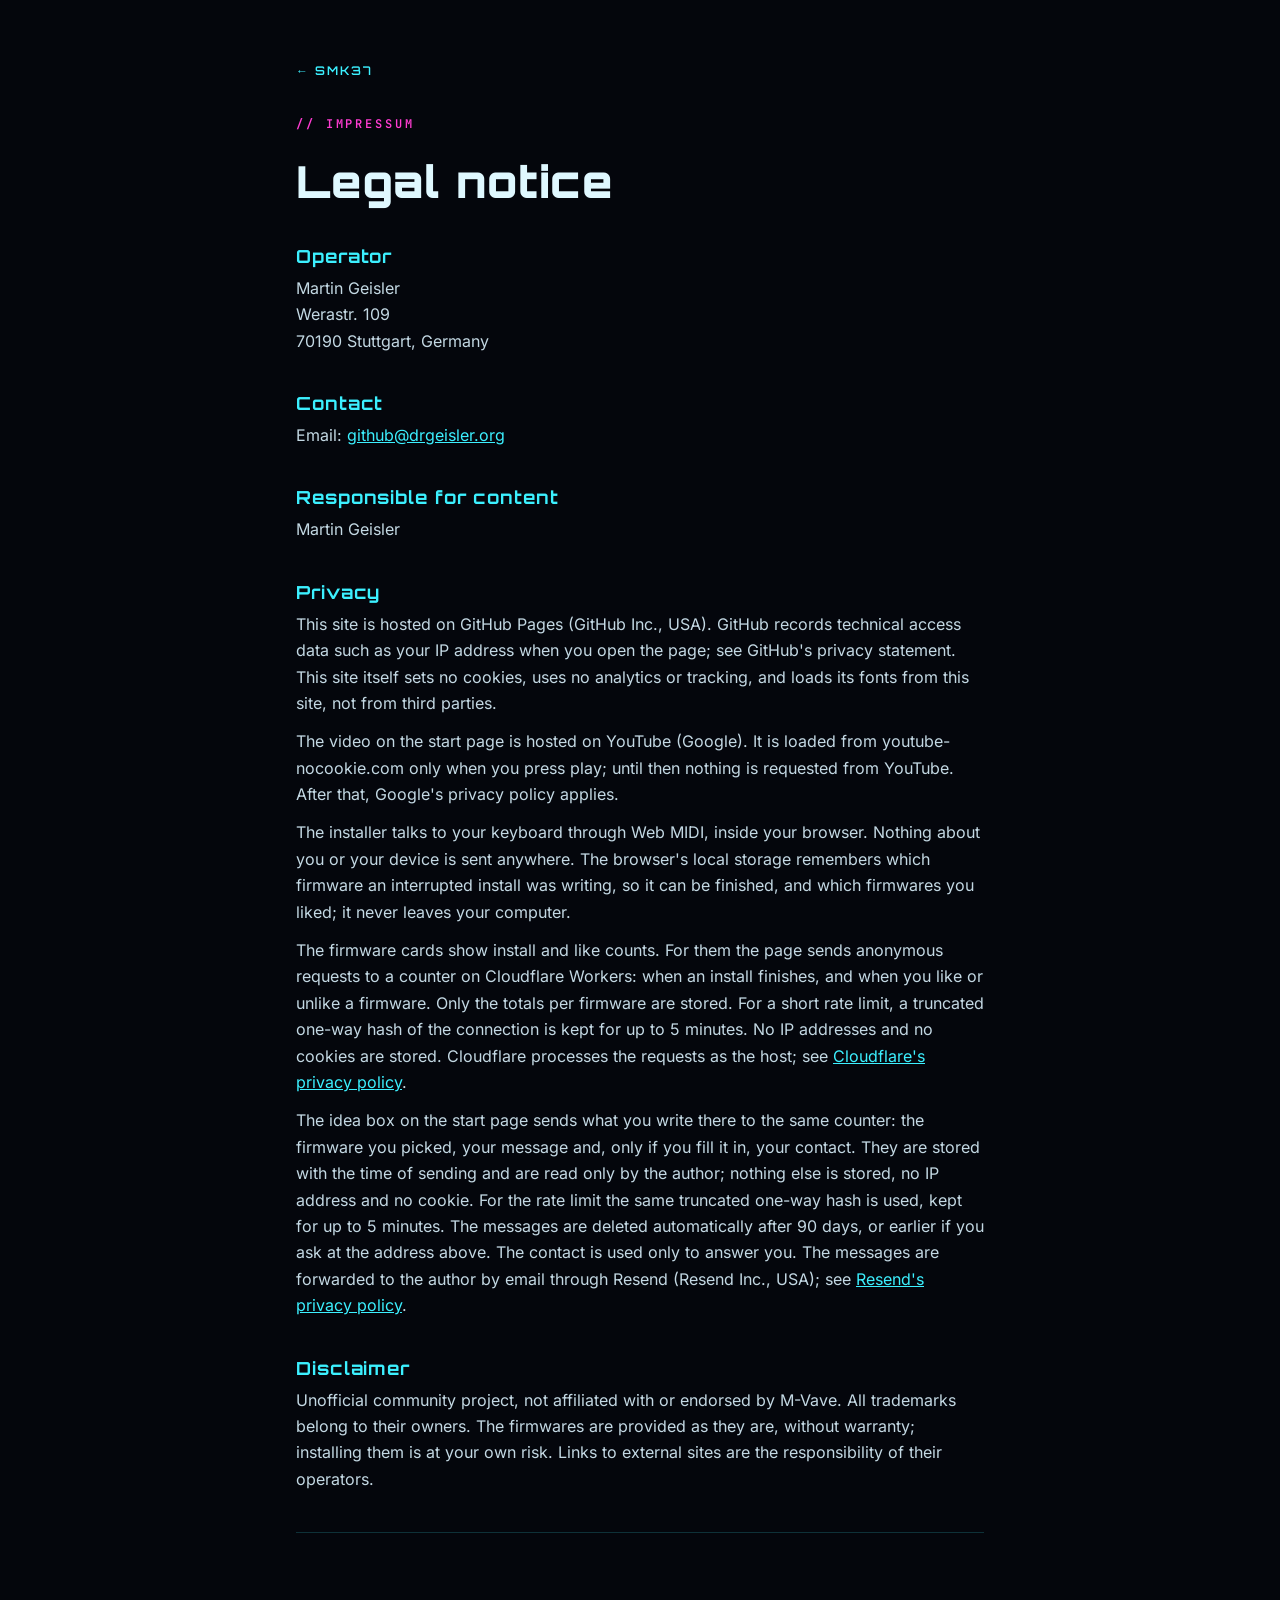
<file: legal.html>
<!doctype html>
<html lang="en">
<head>
<meta charset="utf-8">
<meta name="viewport" content="width=device-width, initial-scale=1">
<title>SMK37 — Legal notice</title>
<meta name="robots" content="noindex">
<link rel="stylesheet" href="fonts/fonts.css">
<style>
:root { --bg: #04060c; --ink: #dff8ff; --dim: #7f9bb0; --cyan: #3cf0ff; --mag: #ff3cd2; --line: rgba(60, 240, 255, .18); }
* { box-sizing: border-box; }
body { margin: 0; background: var(--bg); color: var(--ink); font: 16px/1.65 Inter, system-ui, sans-serif; }
main { max-width: 720px; margin: 0 auto; padding: 56px 16px 80px; }
a { color: var(--cyan); }
.back { font: 600 12px Orbitron, sans-serif; letter-spacing: .14em; text-transform: uppercase; text-decoration: none; }
h1 { margin: 26px 0 8px; font: 900 clamp(30px, 6vw, 44px)/1.1 Orbitron, sans-serif; letter-spacing: .03em; }
h2 { margin: 38px 0 8px; font: 700 18px Orbitron, sans-serif; letter-spacing: .05em; color: var(--cyan); }
p { margin: 0 0 12px; color: #c3d8e3; }
.eyebrow { font: 600 12px "JetBrains Mono", monospace; letter-spacing: .24em; color: var(--mag); text-transform: uppercase; }
address { font-style: normal; color: #c3d8e3; }
hr { border: 0; border-top: 1px solid var(--line); margin: 40px 0 0; }
</style>
</head>
<body>
<main>
  <a class="back" href="./">← SMK37</a>
  <div class="eyebrow" style="margin-top:34px">// impressum</div>
  <h1>Legal notice</h1>

  <h2>Operator</h2>
  <address>Martin Geisler<br>Werastr. 109<br>70190 Stuttgart, Germany</address>

  <h2>Contact</h2>
  <p>Email: <a href="mailto:github@drgeisler.org">github@drgeisler.org</a></p>

  <h2>Responsible for content</h2>
  <p>Martin Geisler</p>

  <h2>Privacy</h2>
  <p>This site is hosted on GitHub Pages (GitHub Inc., USA). GitHub records technical access data such as your IP
    address when you open the page; see GitHub's privacy statement. This site itself sets no cookies, uses no analytics
    or tracking, and loads its fonts from this site, not from third parties.</p>
  <p>The video on the start page is hosted on YouTube (Google). It is loaded from youtube-nocookie.com only when you press
    play; until then nothing is requested from YouTube. After that, Google's privacy policy applies.</p>
  <p>The installer talks to your keyboard through Web MIDI, inside your browser. Nothing about you or your device is sent
    anywhere. The browser's local storage remembers which firmware an interrupted install was writing, so it can be
    finished, and which firmwares you liked; it never leaves your computer.</p>
  <p>The firmware cards show install and like counts. For them the page sends anonymous requests to a counter on
    Cloudflare Workers: when an install finishes, and when you like or unlike a firmware. Only the totals per firmware
    are stored. For a short rate limit, a truncated one-way hash of the connection is kept for up to 5 minutes. No IP
    addresses and no cookies are stored. Cloudflare processes the requests as the host; see
    <a href="https://www.cloudflare.com/privacypolicy/">Cloudflare's privacy policy</a>.</p>
  <p>The idea box on the start page sends what you write there to the same counter: the firmware you picked, your
    message and, only if you fill it in, your contact. They are stored with the time of sending and are read only by the
    author; nothing else is stored, no IP address and no cookie. For the rate limit the same truncated one-way hash
    is used, kept for up to 5 minutes. The messages are deleted automatically after 90 days, or earlier if you ask at
    the address above. The contact is used only to answer you. The messages are forwarded to the author by email
    through Resend (Resend Inc., USA); see <a href="https://resend.com/legal/privacy-policy" target="_blank" rel="noopener">Resend's privacy policy</a>.</p>

  <h2>Disclaimer</h2>
  <p>Unofficial community project, not affiliated with or endorsed by M-Vave. All trademarks belong to their owners.
    The firmwares are provided as they are, without warranty; installing them is at your own risk. Links to external
    sites are the responsibility of their operators.</p>
  <hr>
</main>
</body>
</html>
</file>
<file: fonts/fonts.css>
/* Orbitron, Inter, JetBrains Mono (latin, variable), SIL Open Font License 1.1, served from this site */
@font-face { font-family: 'Orbitron'; font-style: normal; font-weight: 400 900; font-display: swap; src: url(Orbitron.woff2) format('woff2'); }
@font-face { font-family: 'Inter'; font-style: normal; font-weight: 100 900; font-display: swap; src: url(Inter.woff2) format('woff2'); }
@font-face { font-family: 'JetBrains Mono'; font-style: normal; font-weight: 100 800; font-display: swap; src: url(JetBrainsMono.woff2) format('woff2'); }
</file>
